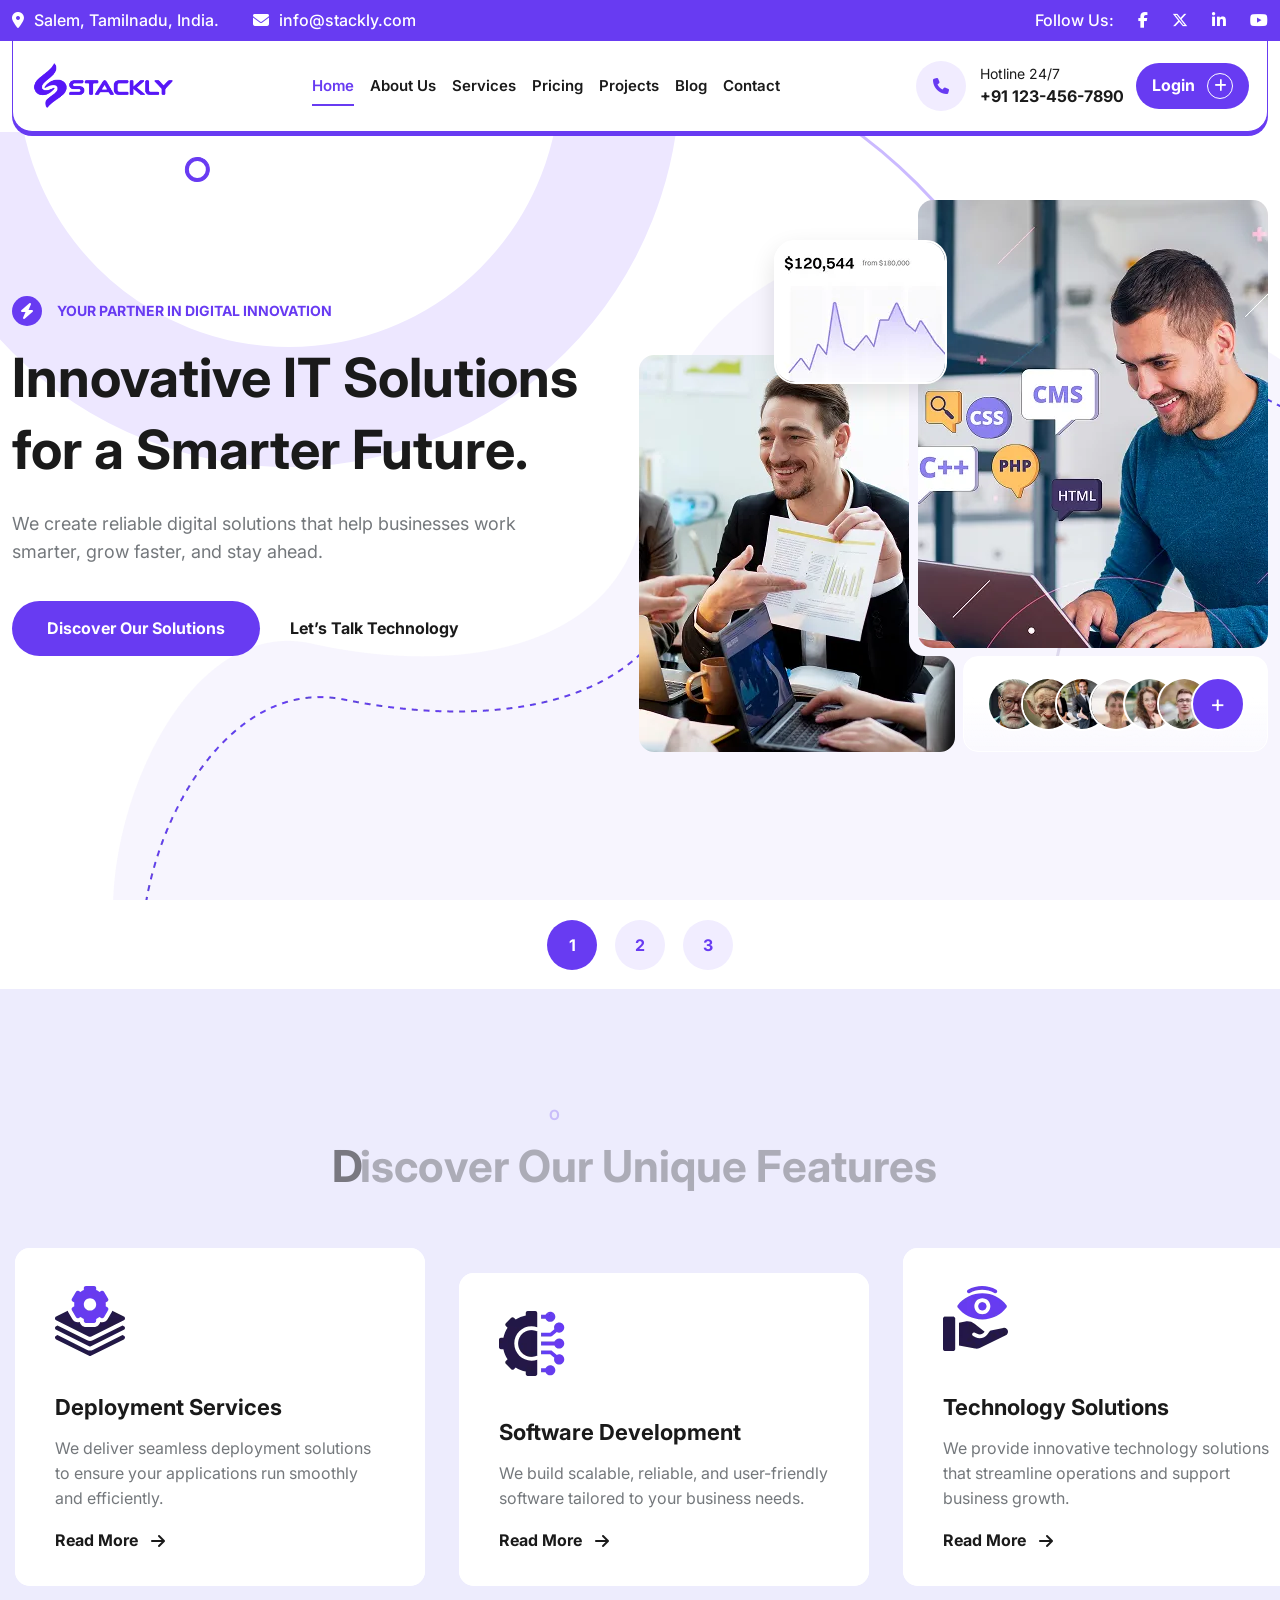
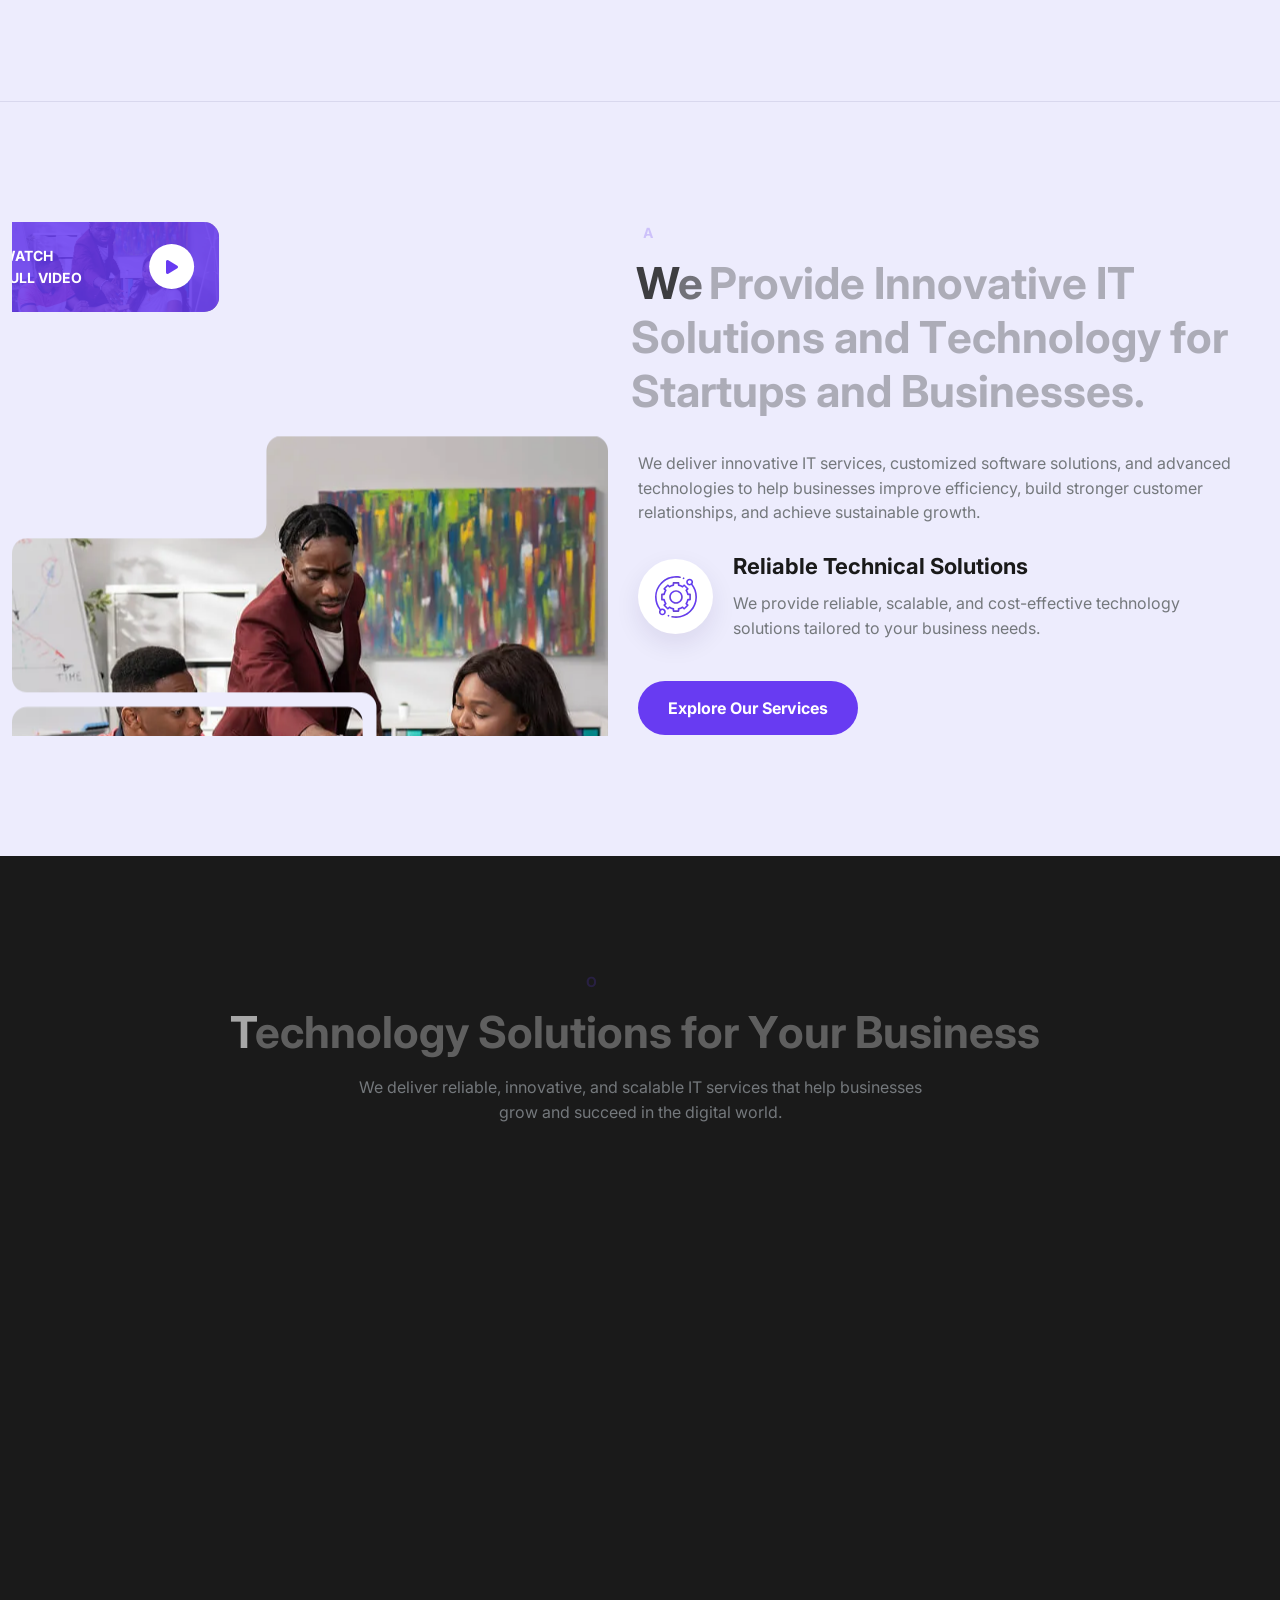
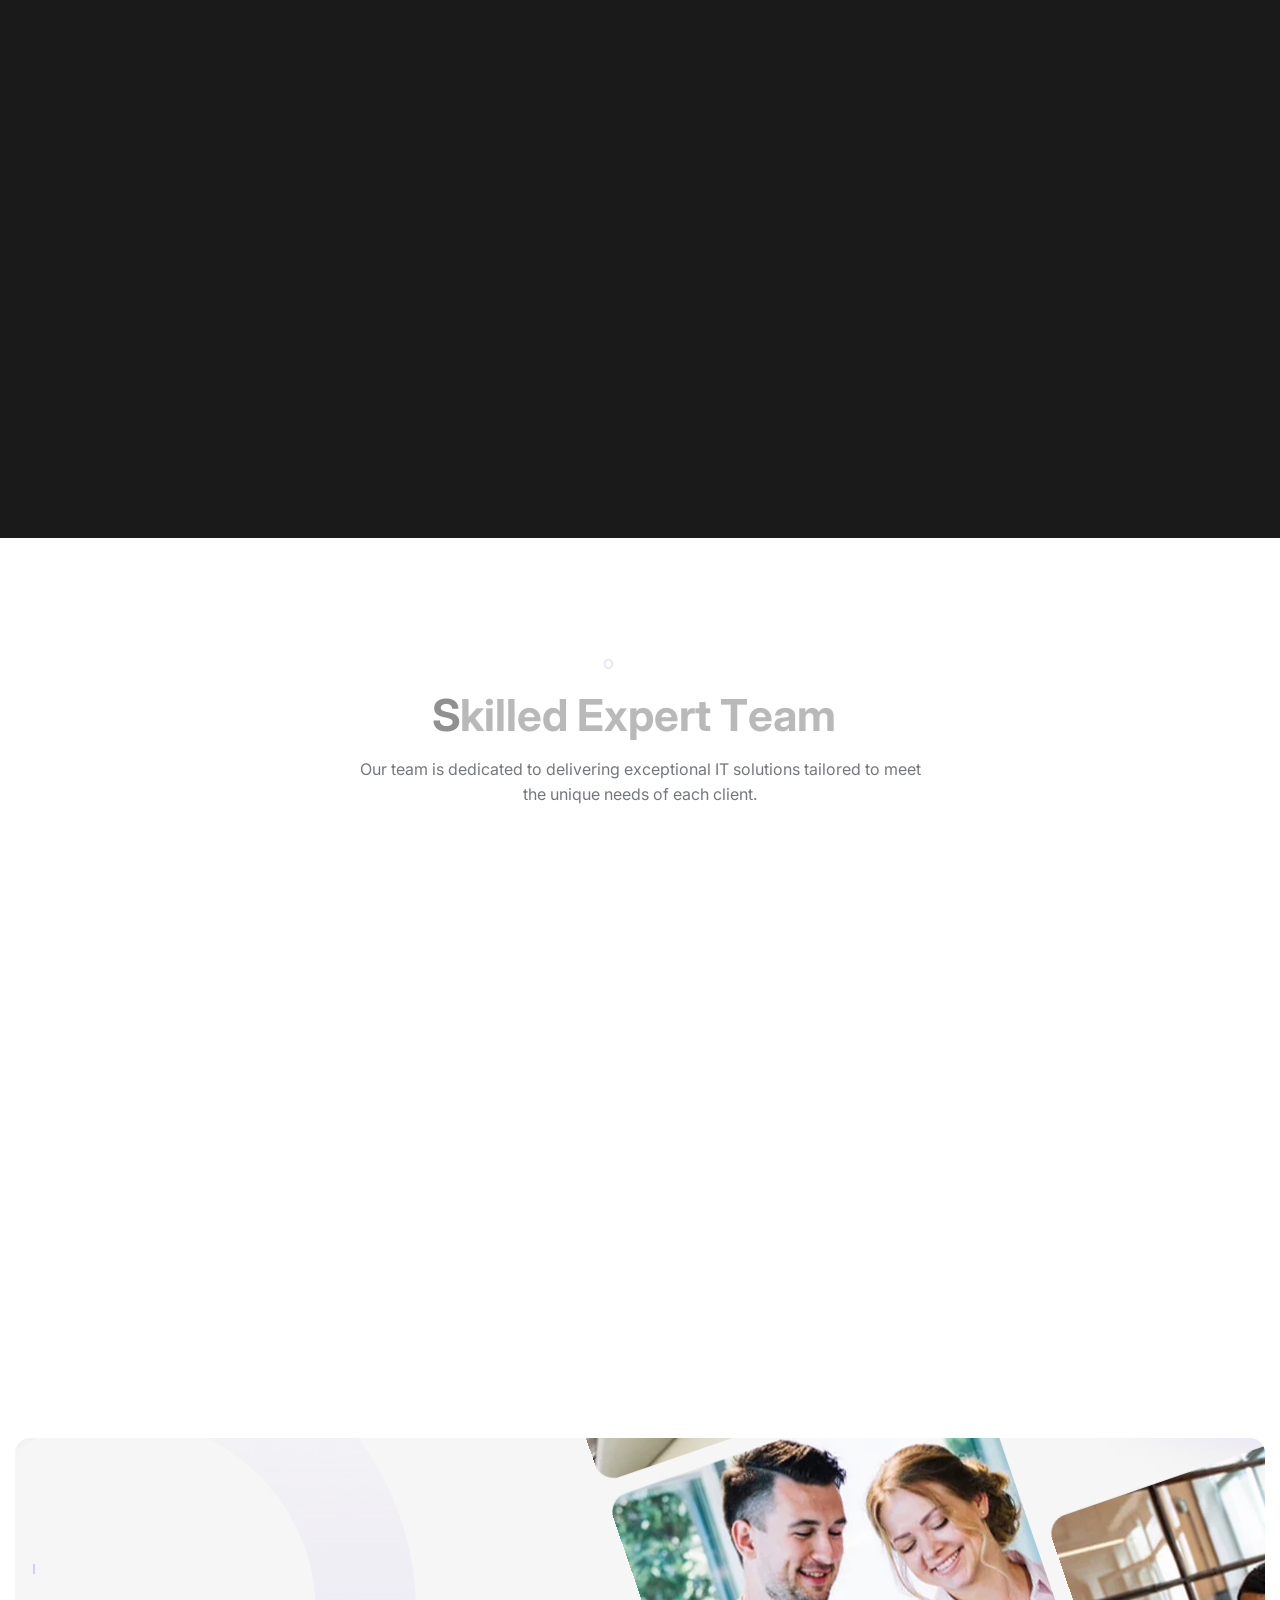
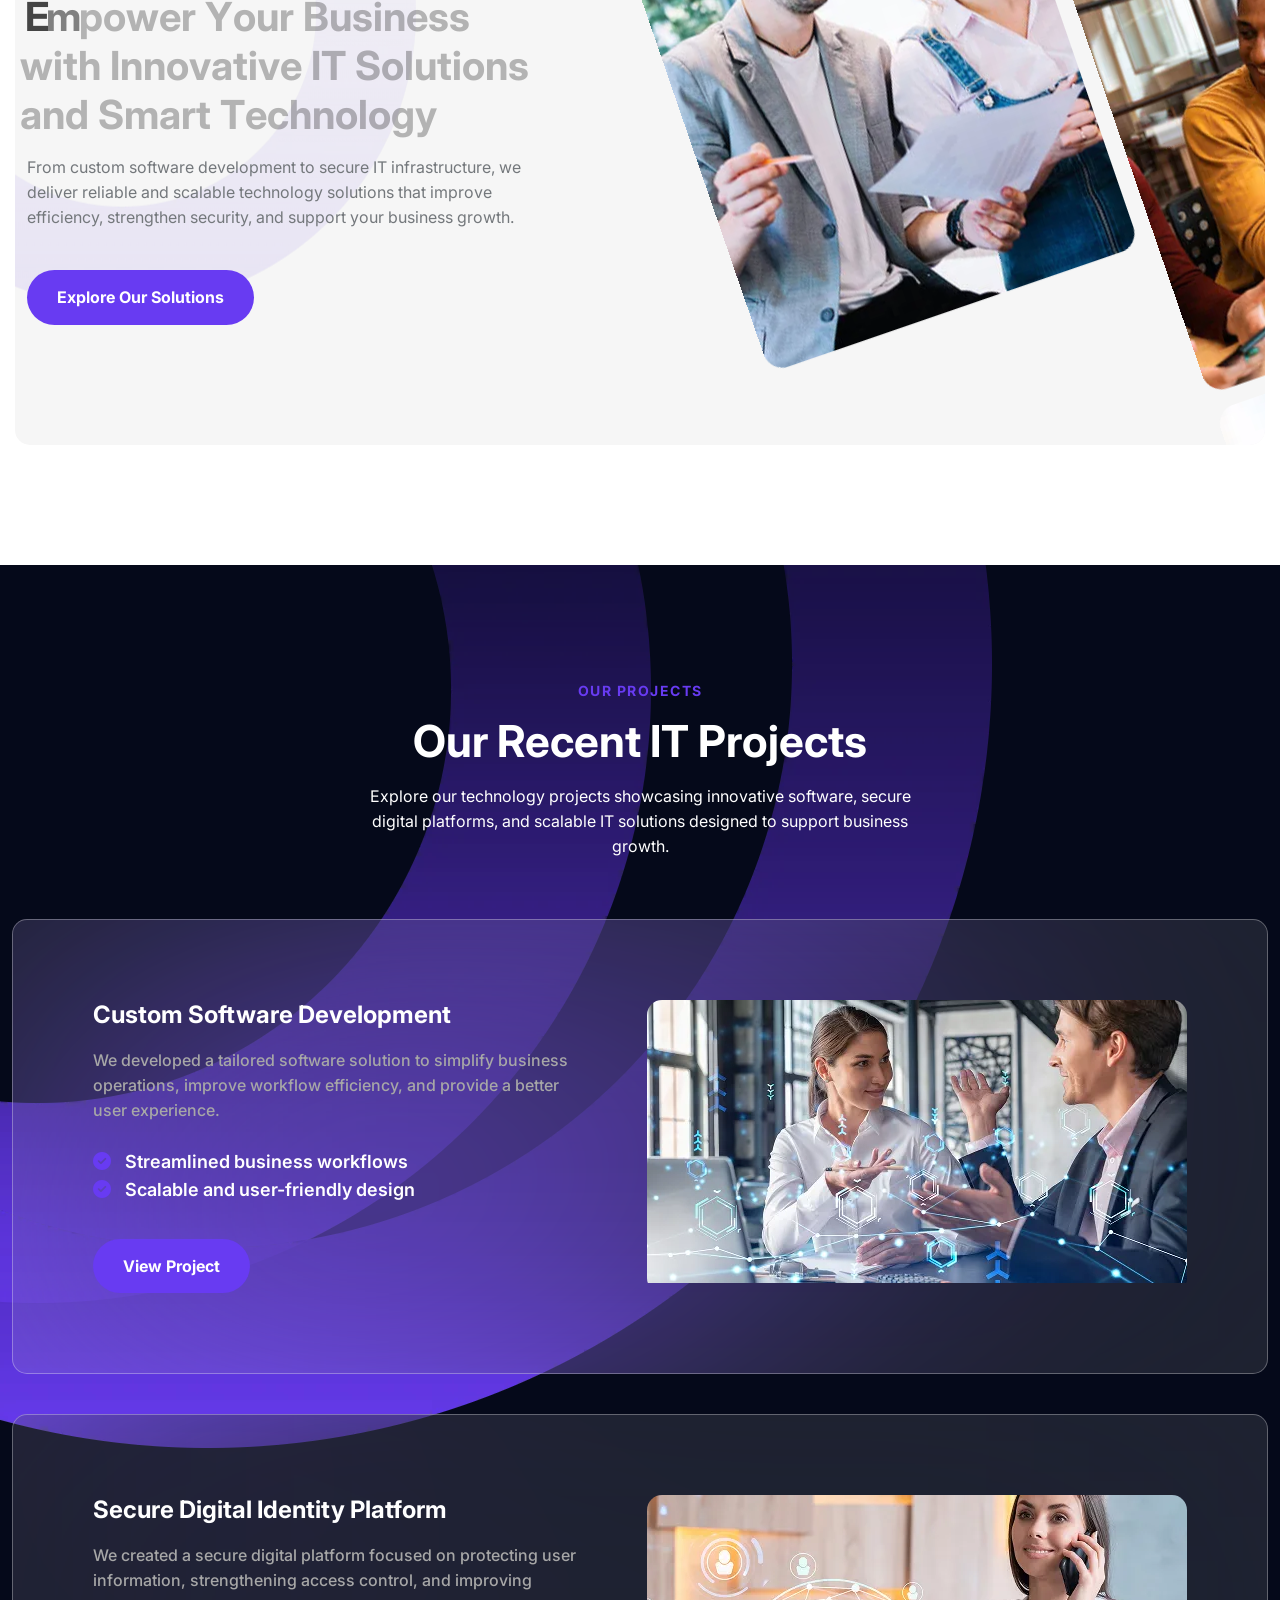
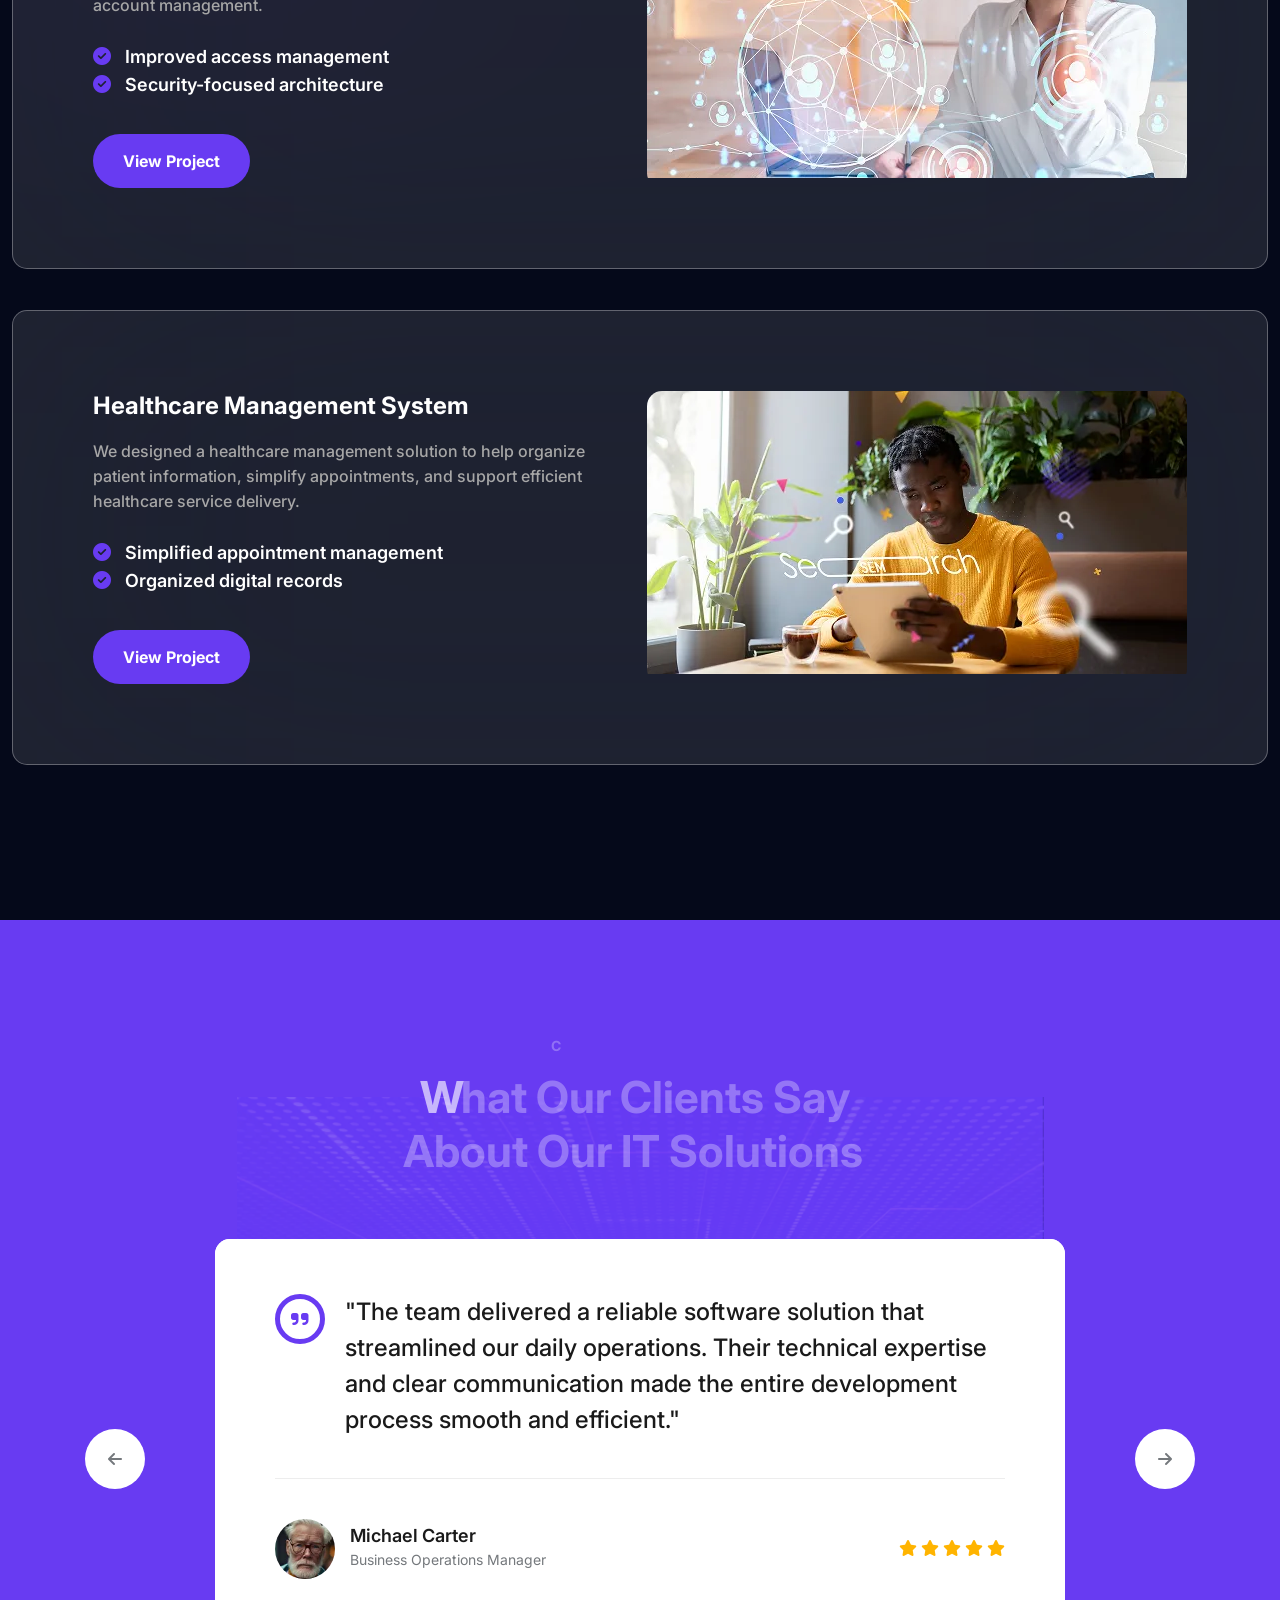
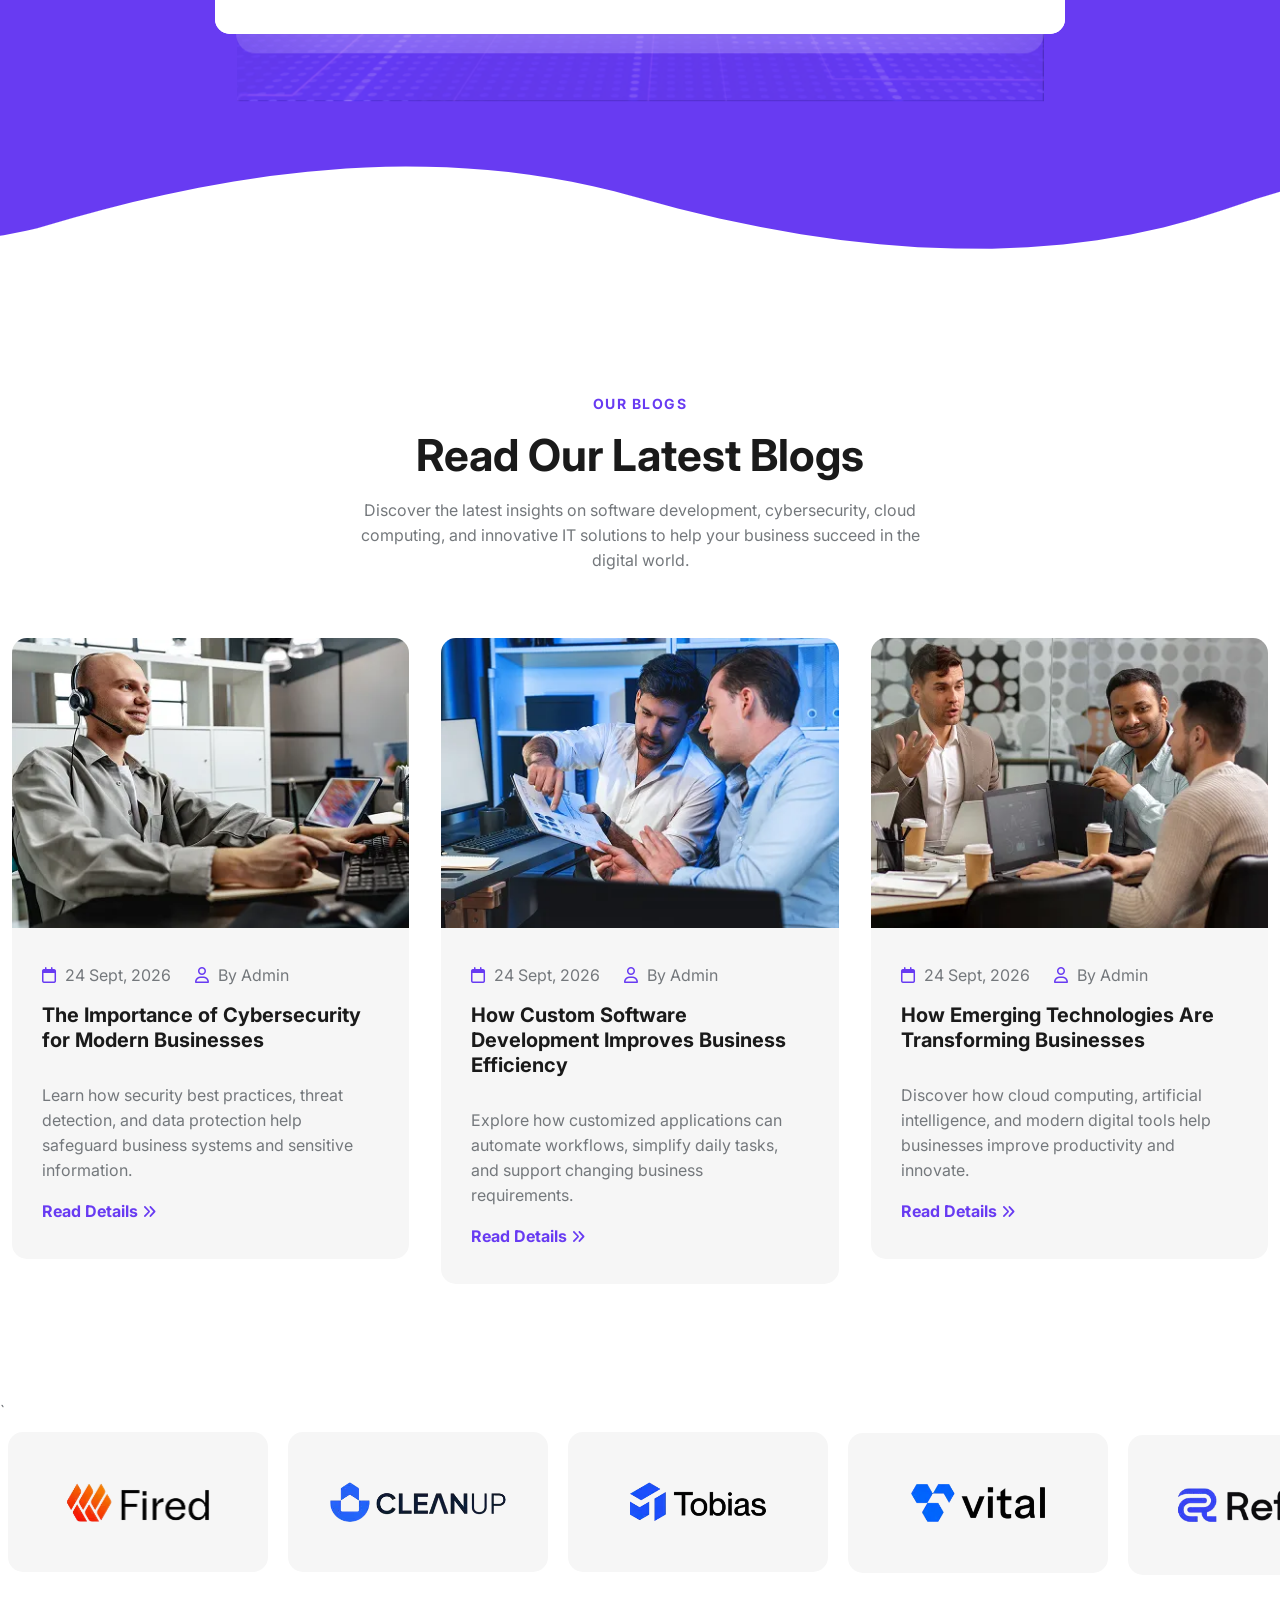
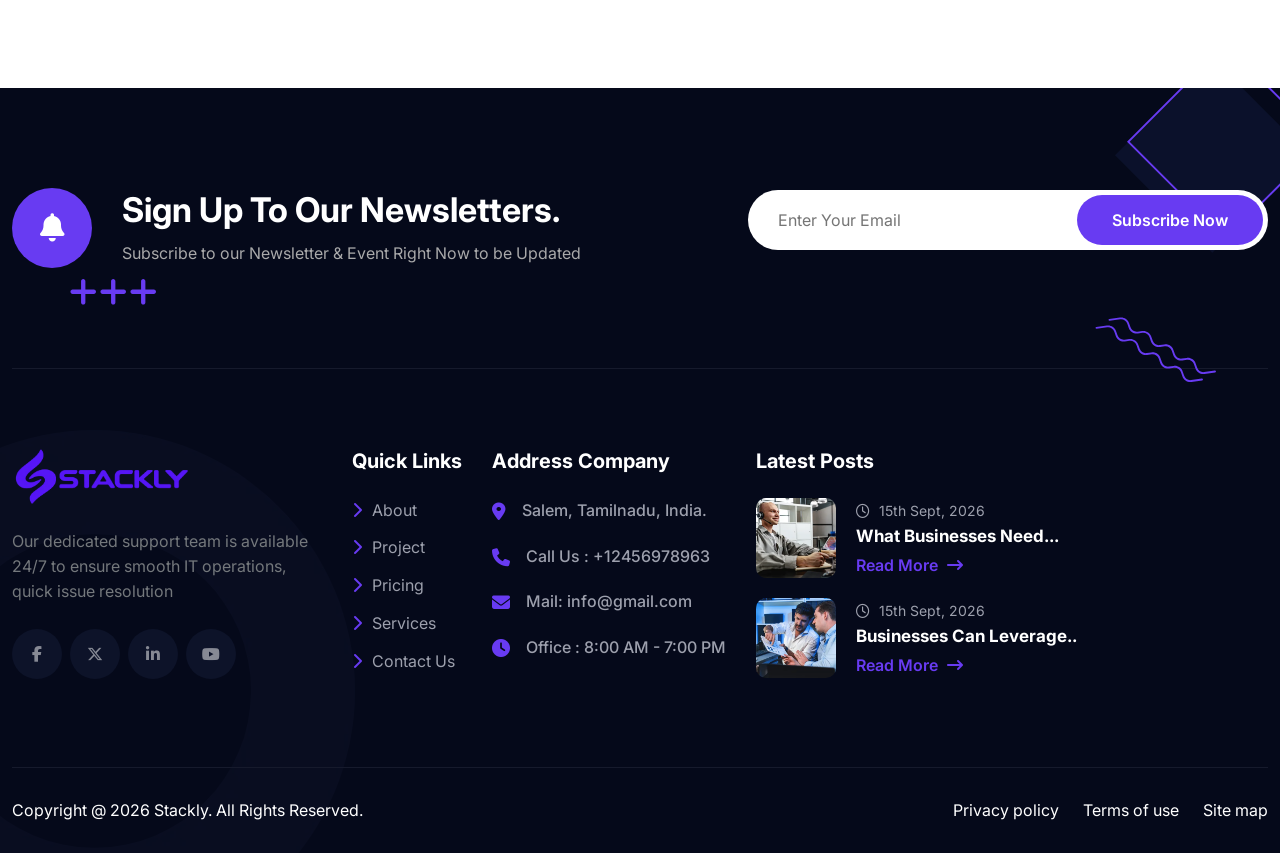
<file: index.html>
<!DOCTYPE html>
  <html lang="en">
  <head>
  	<meta charset="UTF-8">
  	<title>Stackly - IT Solutions</title>
  	<meta name="viewport" content="width=device-width, initial-scale=1">
  	<link rel="stylesheet" href="assets/css/bootstrap.min.css">
  	<link rel="stylesheet" href="assets/css/fontawesome.css">
  	<link rel="stylesheet" href="assets/css/animate.css">
  	<link rel="stylesheet" href="assets/css/swiper.min.css">
  	<link rel="stylesheet" href="assets/css/jquery-ui.css"> 
  	<link rel="stylesheet" href="assets/css/magnific-popup.css">
  	<link rel="stylesheet" href="assets/css/style.css">
  </head>
  <body class="home-1">
  	<div id="preloader">
  		<div class="preloader-logo">
  			<a href="#"><img src="assets/img/logo/logo.webp" alt=""></a>
  		</div>
  	</div>
  	<div class="up">
  		<a href="#" class="scrollup text-center"><i class="fa-solid fa-arrow-up"></i></a>
  	</div>
<!-- Start of Header section
	============================================= -->
	<header id="tz-header" class="tz-header-section header_style_one txa_sticky_header">
		<div class="tz-header-top">
			<div class="container">
				<div class="tz-top-info-wrap d-flex justify-content-between align-items-center">
					<div class="tz-top-cta">
						<a><i class="fa-solid fa-location-dot"></i> Salem, Tamilnadu, India.</a>
						<a><i class="fa-solid fa-envelope"></i> <span class="__cf_email__">info@stackly.com</span></a>
					</div>
					<div class="tz-top-social">
						<span>Follow Us:</span>
						<a href="404.html"><i class="fa-brands fa-facebook-f"></i></a>
						<a href="404.html"><i class="fa-brands fa-x-twitter"></i></a>
						<a href="404.html"><i class="fa-brands fa-linkedin-in"></i></a>
						<a href="404.html"><i class="fa-brands fa-youtube"></i></a>
					</div>
				</div>

			</div>
		</div>
		<div class="tz-main-navigation-wrap">
			<div class="container">
				<div class="tz-main-navigation-area d-flex justify-content-between align-items-center">
					<div class="brand-logo">
						<a href="index.html"><img src="assets/img/logo/logo.webp" alt=""></a>
					</div>
					<div class="main-navigation-cta d-flex align-items-center ">
						<nav class="main-navigation clearfix ul-li">
							<ul id="main-nav" class="nav navbar-nav clearfix">
							    <li><a class="active" href="index.html">Home</a></li>
								<li><a href="about.html">About Us </a></li>
								<li><a href="service.html">Services</a></li>
								<li><a href="price.html">Pricing </a></li>
								<li><a href="project.html">Projects</a></li>
								<li><a href="blog.html">Blog</a></li>
								<li><a href="contact.html">Contact</a></li>
							</ul>
						</nav>
					</div>
					<div class="header-action d-flex align-items-center">
						<div class="header-cta d-flex align-items-center">
							<div class="item-icon d-flex justify-content-center align-items-center">
								<i class="fa-solid fa-phone"></i>
							</div>
							<div class="item-text headline pera-content">
								<span>Hotline 24/7</span>
								<a>+91 123-456-7890</a>
							</div>
						</div>
						<div class="header-cta-btn btn-spin">
							<a href="signin.html"><span>Login</span> <i class="fa-solid fa-plus"></i></a>
						</div>
						<button class="tz-mobile-btn-trigger mobile-menu-btn mobile_menu_button open_mobile_menu">
							<span></span>
							<span></span>
							<span></span>
						</button>
					</div>
				</div>
			</div>
		</div>
	</header>
	<!-- Mobile Menu -->
<!-- Mobile Menu -->
<div class="mobile_menu lenis lenis-smooth position-relative">
    <div class="mobile_menu_wrap">
        <div class="mobile_menu_overlay open_mobile_menu"></div>

        <div class="mobile_menu_content">
            <div class="mobile_menu_close open_mobile_menu">
                <i class="fas fa-times"></i>
            </div>

            <!-- Mobile Navigation: Same links as desktop -->
            <nav class="mobile-main-navigation clearfix ul-li">
                <ul id="m-main-nav" class="nav navbar-nav clearfix">
                    <li><a href="index.html">Home</a></li>
                    <li><a href="about.html">About Us</a></li>
                    <li><a href="service.html">Services</a></li>
                    <li><a href="price.html">Pricing</a></li>
                    <li><a href="project.html">Projects</a></li>
                    <li><a href="blog.html">Blog</a></li>
                    <li><a href="contact.html">Contact</a></li>
                </ul>
            </nav>

            <!-- Mobile Login Button -->
            <div class="mobile-login-btn">
                <a href="signin.html">
                    Login <i class="fa-solid fa-plus"></i>
                </a>
            </div>
        </div>
    </div>
</div>
<!-- End Mobile Menu -->

		<!-- /Mobile-Menu -->
	</div>

<!-- Start of Hero Slider section
    ============================================= -->
    <section id="tz-hero-slider" class="tz-hero-slider-sec">
    	<div class="tz-hero-slider-area swiper-container">
    		<div class="swiper-wrapper">
    			<div class="swiper-slide">
    				<div class="tz-hero-slide-item position-relative">
    					<div class="tz-circle-anim">
    						<svg width="1040" height="1040" viewBox="0 0 1040 1040" fill="none" xmlns="http://www.w3.org/2000/svg">
    							<circle id="line_path" cx="520" cy="520" r="518.5" stroke="url(#paint0_linear_753_63)" stroke-width="3"/>
    							<defs>
    								<linearGradient id="paint0_linear_753_63" x1="925" y1="227.5" x2="194.5" y2="945.5" gradientUnits="userSpaceOnUse">
    									<stop stop-color="#CBBAFF"/>
    									<stop offset="0.259607" stop-color="#7A7099" stop-opacity="0"/>
    								</linearGradient>
    							</defs>
    							<g id="paper-plane">
    								<circle cx="12.5" cy="12.5" r="12" fill="#683BF2" stroke="#683BF2"/>
    								<circle cx="12.5" cy="12.5" r="8.5" fill="white"/>
    							</g>
    						</svg>
    					</div>
    					<div class="tz-vect-shape1 position-absolute">
    						<img src="assets/img/shape/s-shape1.webp" alt="">
    					</div>
    					<div class="tz-vect-shape2 position-absolute">
    						<img src="assets/img/shape/s-shape2.webp" alt="">
    					</div>
    					<div class="tz-vect-shape3 position-absolute">
    						<img src="assets/img/shape/s-shape3.webp" alt="">
    					</div>
    					<span class="tz-hs-shape position-absolute"></span>
    					<div class="container">
    						<div class="tz-hs-content d-flex align-items-center justify-content-between">
    							<div class="tz-hs-text headline pera-content">
    								<div class="tz-hs-slug d-flex align-items-center flex-wrap text-uppercase">
    									<i class="fa-solid fa-bolt"></i> <span> Your Partner in Digital Innovation</span>
    								</div>
    								<h1 class="hero_title tz-split-1">Innovative IT Solutions for a Smarter Future.</h1>
    								<p>We create reliable digital solutions that help businesses work smarter, grow faster, and stay ahead.</p>
    								<div class="btn-cta-wrap mt-35 d-flex align-items-center">
    									<div class="hs-btn">
    										<a href="404.html"><span>Discover Our Solutions</span></a>
    									</div>
    									<div class="btn-cta">
    										<a href="404.html">Let’s Talk Technology</a>
    									</div>
    								</div>
    							</div> 
    							<div class="tz-hs-img-wrap d-flex justify-content-end position-relative">
    								<div class="item-img1">
    									<img src="assets/img/hero/hs3.webp" alt="">
    								</div>
    								<div class="item-img2">
    									<img src="assets/img/hero/hs2.webp" alt="">
    								</div>
    								<div class="item-img3">
    									<img src="assets/img/hero/hs1.webp" alt="">
    								</div>
    								<div class="tz-hs-user d-flex align-items-center justify-content-center ul-li">
    									<ul>
    										<li><img src="assets/img/testimonial/tst1.webp" alt=""></li>
    										<li><img src="assets/img/testimonial/tst2.webp" alt=""></li>
    										<li><img src="assets/img/testimonial/tst3.webp" alt=""></li>
    										<li><img src="assets/img/testimonial/tst4.webp" alt=""></li>
    										<li><img src="assets/img/testimonial/tst5.webp" alt=""></li>
    										<li><img src="assets/img/testimonial/tst6.webp" alt=""></li>
    										<li><span>+</span></li>
    									</ul>
    								</div>
    							</div>    
    						</div>
    					</div>
    				</div>
    			</div>
    			<div class="swiper-slide">
    				<div class="tz-hero-slide-item position-relative">
    					<div class="tz-circle-anim">
    						<svg width="1040" height="1040" viewBox="0 0 1040 1040" fill="none" xmlns="http://www.w3.org/2000/svg">
    							<circle id="line_path" cx="520" cy="520" r="518.5" stroke="url(#paint0_linear_753_63)" stroke-width="3"/>
    							<defs>
    								<linearGradient id="paint0_linear_753_63" x1="925" y1="227.5" x2="194.5" y2="945.5" gradientUnits="userSpaceOnUse">
    									<stop stop-color="#CBBAFF"/>
    									<stop offset="0.259607" stop-color="#7A7099" stop-opacity="0"/>
    								</linearGradient>
    							</defs>
    							<g id="paper-plane">
    								<circle cx="12.5" cy="12.5" r="12" fill="#683BF2" stroke="#683BF2"/>
    								<circle cx="12.5" cy="12.5" r="8.5" fill="white"/>
    							</g>
    						</svg>
    					</div>
    					<div class="tz-vect-shape1 position-absolute">
    						<img src="assets/img/shape/s-shape1.webp" alt="">
    					</div>
    					<div class="tz-vect-shape2 position-absolute">
    						<img src="assets/img/shape/s-shape2.webp" alt="">
    					</div>
    					<div class="tz-vect-shape3 position-absolute">
    						<img src="assets/img/shape/s-shape3.webp" alt="">
    					</div>
    					<span class="tz-hs-shape position-absolute"></span>
    					<div class="container">
    						<div class="tz-hs-content d-flex align-items-center justify-content-between">
    							<div class="tz-hs-text headline pera-content">
    								<div class="tz-hs-slug d-flex align-items-center flex-wrap text-uppercase">
    									<i class="fa-solid fa-bolt"></i> <span> Your Partner in Digital Innovation</span>
    								</div>
    								<h1 class="hero_title tz-split-1">Transform Your Business with Digital Innovation.</h1>
    								<p>From modern websites to tailored software, we turn complex challenges into simple digital experiences.</p>
    								<div class="btn-cta-wrap mt-35 d-flex align-items-center">
    									<div class="hs-btn">
    										<a href="404.html"><span>Explore Our Services</span></a>
    									</div>
    									<div class="btn-cta">
    										<a href="404.html">Let’s Talk Technology</a>
    									</div>
    								</div>
    							</div> 
    							<div class="tz-hs-img-wrap d-flex justify-content-end position-relative">
    								<div class="item-img1">
    									<img src="assets/img/hero/hs5.webp" alt="">
    								</div>
    								<div class="item-img2">
    									<img src="assets/img/hero/hs4.webp" alt="">
    								</div>
    								<div class="item-img3">
    									<img src="assets/img/hero/hs1.webp" alt="">
    								</div>
    								<div class="tz-hs-user d-flex align-items-center justify-content-center ul-li">
    									<ul>
    										<li><img src="assets/img/testimonial/tst1.webp" alt=""></li>
    										<li><img src="assets/img/testimonial/tst2.webp" alt=""></li>
    										<li><img src="assets/img/testimonial/tst3.webp" alt=""></li>
    										<li><img src="assets/img/testimonial/tst4.webp" alt=""></li>
    										<li><img src="assets/img/testimonial/tst5.webp" alt=""></li>
    										<li><img src="assets/img/testimonial/tst6.webp" alt=""></li>
    										<li><span>+</span></li>
    									</ul>
    								</div>
    							</div>    
    						</div>
    					</div>
    				</div>
    			</div>
    			<div class="swiper-slide">
    				<div class="tz-hero-slide-item position-relative">
    					<div class="tz-circle-anim">
    						<svg width="1040" height="1040" viewBox="0 0 1040 1040" fill="none" xmlns="http://www.w3.org/2000/svg">
    							<circle id="line_path" cx="520" cy="520" r="518.5" stroke="url(#paint0_linear_753_63)" stroke-width="3"/>
    							<defs>
    								<linearGradient id="paint0_linear_753_63" x1="925" y1="227.5" x2="194.5" y2="945.5" gradientUnits="userSpaceOnUse">
    									<stop stop-color="#CBBAFF"/>
    									<stop offset="0.259607" stop-color="#7A7099" stop-opacity="0"/>
    								</linearGradient>
    							</defs>
    							<g id="paper-plane">
    								<circle cx="12.5" cy="12.5" r="12" fill="#683BF2" stroke="#683BF2"/>
    								<circle cx="12.5" cy="12.5" r="8.5" fill="white"/>
    							</g>
    						</svg>
    					</div>
    					<div class="tz-vect-shape1 position-absolute">
    						<img src="assets/img/shape/s-shape1.webp" alt="">
    					</div>
    					<div class="tz-vect-shape2 position-absolute">
    						<img src="assets/img/shape/s-shape2.webp" alt="">
    					</div>
    					<div class="tz-vect-shape3 position-absolute">
    						<img src="assets/img/shape/s-shape3.webp" alt="">
    					</div>
    					<span class="tz-hs-shape position-absolute"></span>
    					<div class="container">
    						<div class="tz-hs-content d-flex align-items-center justify-content-between">
    							<div class="tz-hs-text headline pera-content">
    								<div class="tz-hs-slug d-flex align-items-center flex-wrap text-uppercase">
    									<i class="fa-solid fa-bolt"></i> <span> Your Partner in Digital Innovation</span>
    								</div>
    								<h1 class="hero_title tz-split-1">Build, Scale, and Succeed with Technology.</h1>
    								<p>Partner with a team focused on secure, scalable technology that moves your business forward.</p>
    								<div class="btn-cta-wrap mt-35 d-flex align-items-center">
    									<div class="hs-btn">
    										<a href="404.html"><span>Start Your Project</span></a>
    									</div>
    									<div class="btn-cta">
    										<a href="404.html">Let’s Talk Technology</a>
    									</div>
    								</div>
    							</div> 
    							<div class="tz-hs-img-wrap d-flex justify-content-end position-relative">
    								<div class="item-img1">
    									<img src="assets/img/hero/hs7.webp" alt="">
    								</div>
    								<div class="item-img2">
    									<img src="assets/img/hero/hs6.webp" alt="">
    								</div>
    								<div class="item-img3">
    									<img src="assets/img/hero/hs1.webp" alt="">
    								</div>
    								<div class="tz-hs-user d-flex align-items-center justify-content-center ul-li">
    									<ul>
    										<li><img src="assets/img/testimonial/tst1.webp" alt=""></li>
    										<li><img src="assets/img/testimonial/tst2.webp" alt=""></li>
    										<li><img src="assets/img/testimonial/tst3.webp" alt=""></li>
    										<li><img src="assets/img/testimonial/tst4.webp" alt=""></li>
    										<li><img src="assets/img/testimonial/tst5.webp" alt=""></li>
    										<li><img src="assets/img/testimonial/tst6.webp" alt=""></li>
    										<li><span>+</span></li>
    									</ul>
    								</div>
    							</div>    
    						</div>
    					</div>
    				</div>
    			</div>
    		</div>
    		<div class="tz-hs-nav">
    			<div class="tz-hs-next arrow-nav d-flex justify-content-center align-items-center">
    				<i class="fa-solid fa-arrow-up"></i>
    			</div>
    			<div class="tz-hs-pagi"></div>
    			<div class="tz-hs-prev arrow-nav d-flex justify-content-center align-items-center">
    				<i class="fa-solid fa-arrow-down"></i>
    			</div>
    		</div>
    	</div>
    </section>
<!-- End of Hero Slider section
    ============================================= -->    

<!-- Start of Feature section
    ============================================= -->
    
<section id="tz-feature" class="tz-feature-sec pt-115 pb-115">
    <div class="tz-section-title headline text-center">
        <div class="subtitle tz-sub-tilte tz-sub-anim text-uppercase">
            Our Unique Features
        </div>
        <h2 class="sec_title tz-itm-title tz-itm-anim">
            Discover Our Unique Features
        </h2>
    </div>

    <div class="tz-feature-content mt-55 marquee-left">
        <div class="tz-ft1-item">
            <div class="item-icon">
                <img src="assets/img/icon/ic1.webp" alt="Deployment Services">
            </div>
            <div class="item-text headline pera-content">
                <h3><a href="404.html">Deployment Services</a></h3>
                <p>We deliver seamless deployment solutions to ensure your applications run smoothly and efficiently.</p>
                <a class="read_more" href="404.html">
                    Read More <i class="fa-solid fa-arrow-right"></i>
                </a>
            </div>
        </div>

        <div class="tz-ft1-item">
            <div class="item-icon">
                <img src="assets/img/icon/ic2.webp" alt="Software Development">
            </div>
            <div class="item-text headline pera-content">
                <h3><a href="404.html">Software Development</a></h3>
                <p>We build scalable, reliable, and user-friendly software tailored to your business needs.</p>
                <a class="read_more" href="404.html">
                    Read More <i class="fa-solid fa-arrow-right"></i>
                </a>
            </div>
        </div>

        <div class="tz-ft1-item">
            <div class="item-icon">
                <img src="assets/img/icon/ic3.webp" alt="Technology Solutions">
            </div>
            <div class="item-text headline pera-content">
                <h3><a href="404.html">Technology Solutions</a></h3>
                <p>We provide innovative technology solutions that streamline operations and support business growth.</p>
                <a class="read_more" href="404.html">
                    Read More <i class="fa-solid fa-arrow-right"></i>
                </a>
            </div>
        </div>

        <div class="tz-ft1-item">
            <div class="item-icon">
                <img src="assets/img/icon/ic4.webp" alt="AI-Driven Insights">
            </div>
            <div class="item-text headline pera-content">
                <h3><a href="404.html">AI-Driven Insights</a></h3>
                <p>We use AI-powered insights to help businesses make smarter decisions and identify new opportunities.</p>
                <a class="read_more" href="404.html">
                    Read More <i class="fa-solid fa-arrow-right"></i>
                </a>
            </div>
        </div>

        <div class="tz-ft1-item">
            <div class="item-icon">
                <img src="assets/img/icon/ic1.webp" alt="IT Consulting">
            </div>
            <div class="item-text headline pera-content">
                <h3><a href="404.html">IT Consulting</a></h3>
                <p>We help businesses choose the right technologies and develop effective strategies for long-term success.</p>
                <a class="read_more" href="404.html">
                    Read More <i class="fa-solid fa-arrow-right"></i>
                </a>
            </div>
        </div>
    </div>
</section>

<!-- End of Feature section
    ============================================= -->

<!-- Start of About section
    ============================================= -->
    <section id="tz-about" class="tz-about-section pt-120 pb-120">
    	<div class="container">
    		<div class="tz-about-content d-flex justify-content-between">
    			<div class="tz-ab-img-wrap position-relative">
    				<div class="item-play left_view text-uppercase" data-background="assets/img/about/ab1.webp">
    					<a href="404.html">
    						<span>Watch
    						Full Video</span>
    						<i class="fa-solid fa-play"></i>
    					</a>
    				</div>
    				<div class="item-img top_view">
    					<img src="assets/img/about/ab1.webp" alt="">
    				</div>
    			</div>
    			
<div class="tz-ab-text">
    <div class="tz-section-title headline pera-content">
        <div class="subtitle tz-sub-tilte tz-sub-anim text-uppercase">
            About Our Company
        </div>

        <h2 class="sec_title tz-itm-title tz-itm-anim">
            We Provide Innovative IT Solutions and Technology for Startups and Businesses.
        </h2>

        <p>
            We deliver innovative IT services, customized software solutions, and advanced technologies to help businesses improve efficiency, build stronger customer relationships, and achieve sustainable growth.
        </p>
    </div>

    <div class="tz-ab-ft-wrap d-flex align-items-center">
        <div class="item-icon d-flex align-items-center justify-content-center">
            <img src="assets/img/icon/ic5.webp" alt="Technical Solutions">
        </div>

        <div class="item-text headline pera-content">
            <h3>Reliable Technical Solutions</h3>
            <p>
                We provide reliable, scalable, and cost-effective technology solutions tailored to your business needs.
            </p>
        </div>
    </div>

    <div class="tz-btn-1 mt-40">
        <a href="404.html">
            <span>Explore Our Services</span>
        </a>
    </div>
</div>

    		</div>
    	</div>
    </section>
<!-- End of About section
    ============================================= --> 

<!-- Start of Service section
    ============================================= -->
   
<section id="tz-service" class="tz-service-sec pt-115 pb-115">
    <div class="container">
        <div class="tz-section-title headline text-center">
            <div class="subtitle tz-sub-tilte tz-sub-anim text-uppercase">
                Our Services
            </div>
            <h2 class="sec_title tz-itm-title tz-itm-anim">
                Technology Solutions for Your Business
            </h2>
            <p>
                We deliver reliable, innovative, and scalable IT services that help businesses grow and succeed in the digital world.
            </p>
        </div>

        <div class="tz-service-content mt-60">

            <!-- Service 01 -->
            <div class="tz-ser1-item top_view_2 d-flex align-items-center">
                <div class="item-serial">01.</div>
                <div class="item-img-text headline pera-content d-flex align-items-center">
                    <div class="item-img position-relative">
                        <div class="inner-icon d-flex justify-content-center align-items-center">
                            <img src="assets/img/icon/ic6.webp" alt="Cybersecurity">
                        </div>
                        <div class="inner-img">
                            <img src="assets/img/service/ser1.webp" alt="Cybersecurity Services">
                        </div>
                    </div>
                    <div class="item-text headline pera-content">
                        <h3 class="ser_title">
                            <a href="404.html">Cybersecurity Services</a>
                        </h3>
                        <p>
                            Protect your business with advanced security solutions, threat monitoring, and data protection strategies designed to reduce risks and safeguard your digital assets.
                        </p>
                        <div class="tz-btn-1">
                            <a href="404.html"><span>Read More</span></a>
                        </div>
                    </div>
                </div>
            </div>

            <!-- Service 02 -->
            <div class="tz-ser1-item top_view_2 d-flex align-items-center">
                <div class="item-serial">02.</div>
                <div class="item-img-text headline pera-content d-flex align-items-center">
                    <div class="item-img position-relative">
                        <div class="inner-icon d-flex justify-content-center align-items-center">
                            <img src="assets/img/icon/ic7.webp" alt="Mobile App Development">
                        </div>
                        <div class="inner-img">
                            <img src="assets/img/service/ser2.webp" alt="Mobile App Development">
                        </div>
                    </div>
                    <div class="item-text headline pera-content">
                        <h3 class="ser_title">
                            <a href="404.html">Mobile App Development</a>
                        </h3>
                        <p>
                            Create engaging mobile experiences with custom Android and iOS applications built for performance, usability, and the evolving needs of your customers.
                        </p>
                        <div class="tz-btn-1">
                            <a href="404.html"><span>Read More</span></a>
                        </div>
                    </div>
                </div>
            </div>

            <!-- Service 03 -->
            <div class="tz-ser1-item top_view_2 d-flex align-items-center">
                <div class="item-serial">03.</div>
                <div class="item-img-text headline pera-content d-flex align-items-center">
                    <div class="item-img position-relative">
                        <div class="inner-icon d-flex justify-content-center align-items-center">
                            <img src="assets/img/icon/ic8.webp" alt="Managed IT Services">
                        </div>
                        <div class="inner-img">
                            <img src="assets/img/service/ser3.webp" alt="Managed IT Services">
                        </div>
                    </div>
                    <div class="item-text headline pera-content">
                        <h3 class="ser_title">
                            <a href="404.html">Managed IT Services</a>
                        </h3>
                        <p>
                            Keep your business running smoothly with proactive IT support, system maintenance, performance monitoring, and timely technical assistance.
                        </p>
                        <div class="tz-btn-1">
                            <a href="404.html"><span>Read More</span></a>
                        </div>
                    </div>
                </div>
            </div>

        </div>
    </div>
</section>
       
<!-- End of Service section
    ============================================= -->    

<!-- Start of Team section
    ============================================= -->
    
<section id="tz-team" class="tz-team-sec mt-115 mb-85">
    <div class="container">
        <div class="tz-section-title headline text-center pera-content">
            <div class="subtitle tz-sub-tilte tz-sub-anim text-uppercase">
                Our Team
            </div>
            <h2 class="sec_title tz-itm-title tz-itm-anim">
                Skilled Expert Team
            </h2>
            <p>
                Our team is dedicated to delivering exceptional IT solutions
                tailored to meet the unique needs of each client.
            </p>
        </div>

        <div class="tz-team-content mt-50">
            <div class="row justify-content-center">

                <!-- Team Member 1 -->
                <div class="col-lg-4 col-md-6">
                    <div class="tz-team-item position-relative">
                        <div class="item-img">
                            <a href="404.html">
                                <img src="assets/img/team/tm1.webp"
                                     alt="James Anderson">
                            </a>
                        </div>

                        <div class="item-text d-flex headline">
                            <div class="item-social">
                                <a href="404.html"
                                   class="share-social d-flex justify-content-center align-items-center">
                                    <i class="fa-solid fa-share-nodes"></i>
                                </a>
                            </div>

                            <div class="tz-name-degi">
                                <h3>
                                    <a href="404.html">James Anderson</a>
                                </h3>
                                <span>IT Director</span>
                            </div>
                        </div>

                        <div class="item-social-ic">
                            <a href="404.html" aria-label="Facebook">
                                <i class="fa-brands fa-facebook-f"></i>
                            </a>
                            <a href="404.html" aria-label="X">
                                <i class="fa-brands fa-x-twitter"></i>
                            </a>
                            <a href="404.html" aria-label="LinkedIn">
                                <i class="fa-brands fa-linkedin-in"></i>
                            </a>
                            <a href="404.html" aria-label="YouTube">
                                <i class="fa-brands fa-youtube"></i>
                            </a>
                        </div>
                    </div>
                </div>

                <!-- Team Member 2 -->
                <div class="col-lg-4 col-md-6">
                    <div class="tz-team-item position-relative">
                        <div class="item-img">
                            <a href="404.html">
                                <img src="assets/img/team/tm2.webp"
                                     alt="Catherine Brooks">
                            </a>
                        </div>

                        <div class="item-text d-flex headline">
                            <div class="item-social">
                                <a href="404.html"
                                   class="share-social d-flex justify-content-center align-items-center">
                                    <i class="fa-solid fa-share-nodes"></i>
                                </a>
                            </div>

                            <div class="tz-name-degi">
                                <h3>
                                    <a href="404.html">Catherine Brooks</a>
                                </h3>
                                <span>Cybersecurity Analyst</span>
                            </div>
                        </div>

                        <div class="item-social-ic">
                            <a href="404.html" aria-label="Facebook">
                                <i class="fa-brands fa-facebook-f"></i>
                            </a>
                            <a href="404.html" aria-label="X">
                                <i class="fa-brands fa-x-twitter"></i>
                            </a>
                            <a href="404.html" aria-label="LinkedIn">
                                <i class="fa-brands fa-linkedin-in"></i>
                            </a>
                            <a href="404.html" aria-label="YouTube">
                                <i class="fa-brands fa-youtube"></i>
                            </a>
                        </div>
                    </div>
                </div>

                <!-- Team Member 3 -->
                <div class="col-lg-4 col-md-6">
                    <div class="tz-team-item position-relative">
                        <div class="item-img">
                            <a href="404.html">
                                <img src="assets/img/team/tm3.webp"
                                     alt="Thomas Reynolds">
                            </a>
                        </div>

                        <div class="item-text d-flex headline">
                            <div class="item-social">
                                <a href="404.html"
                                   class="share-social d-flex justify-content-center align-items-center">
                                    <i class="fa-solid fa-share-nodes"></i>
                                </a>
                            </div>

                            <div class="tz-name-degi">
                                <h3>
                                    <a href="404.html">Thomas Reynolds</a>
                                </h3>
                                <span>Software Developer</span>
                            </div>
                        </div>

                        <div class="item-social-ic">
                            <a href="404.html" aria-label="Facebook">
                                <i class="fa-brands fa-facebook-f"></i>
                            </a>
                            <a href="404.html" aria-label="X">
                                <i class="fa-brands fa-x-twitter"></i>
                            </a>
                            <a href="404.html" aria-label="LinkedIn">
                                <i class="fa-brands fa-linkedin-in"></i>
                            </a>
                            <a href="404.html" aria-label="YouTube">
                                <i class="fa-brands fa-youtube"></i>
                            </a>
                        </div>
                    </div>
                </div>

            </div>
        </div>
    </div>
</section>

<!-- End of Team section
    ============================================= -->

<!-- Start of Cta section
    ============================================= -->

<section id="tz-cta" class="tz-cta-sec">
    <div class="tz-cta-content position-relative pt-120 pb-120">

        <span class="tz-cta-shape1 position-absolute">
            <img src="assets/img/shape/c-shape1.webp" alt="">
        </span>

        <span class="tz-cta-shape2 position-absolute">
            <img src="assets/img/shape/c-shape2.webp" alt="">
        </span>

        <span class="tz-cta-shape3 top_view_3 position-absolute">
            <img src="assets/img/shape/c-shape3.webp" alt="">
        </span>

        <div class="tz-cta-img-wrap d-flex">
            <div class="img-wrap1 slide_view_1">
                <div class="tz-cta-img1">
                    <img src="assets/img/about/cta1.webp" alt="IT technology solutions">
                </div>
                <div class="tz-cta-img1">
                    <img src="assets/img/about/cta3.webp" alt="Software development services">
                </div>
            </div>

            <div class="img-wrap2 slide_view_2">
                <div class="tz-cta-img1">
                    <img src="assets/img/about/cta2.webp" alt="Digital transformation">
                </div>
                <div class="tz-cta-img1">
                    <img src="assets/img/about/cta4.webp" alt="Business technology solutions">
                </div>
            </div>
        </div>

        <div class="container">
            <div class="tz-section-title headline pera-content">
                <div class="subtitle tz-sub-tilte tz-sub-anim text-uppercase">
                    IT Consultation
                </div>

                <h2 class="sec_title tz-itm-title tz-itm-anim">
                    Empower Your Business with
                    Innovative IT Solutions and
                    Smart Technology
                </h2>

                <p>
                    From custom software development to secure IT infrastructure,
                    we deliver reliable and scalable technology solutions that
                    improve efficiency, strengthen security, and support your
                    business growth.
                </p>
            </div>

            <div class="tz-btn-1 mt-40">
                <a href="404.html">
                    <span>Explore Our Solutions</span>
                </a>
            </div>
        </div>

    </div>
</section>
<!-- End of Cta section
    ============================================= -->


<!-- Start of Project Section -->
<section id="tz-project" class="tz-project-sec pt-115 pb-115 position-relative">

    <span class="pro-shape1 position-absolute">
        <img src="assets/img/shape/circle1.webp" alt="">
    </span>

    <span class="pro-shape2 position-absolute">
        <img src="assets/img/shape/circle2.webp" alt="">
    </span>

    <div class="container">

        <div class="tz-section-title headline text-center pera-content">
            <div class="subtitle text-uppercase">
                Our Projects
            </div>

            <h2 class="sec_title">
                Our Recent IT Projects
            </h2>

            <p>
                Explore our technology projects showcasing innovative software,
                secure digital platforms, and scalable IT solutions designed
                to support business growth.
            </p>
        </div>

        <div class="tz-project-content mt-60">

            <!-- Project 1 -->
            <div class="tz-project-item d-flex justify-content-between position-relative mb-40">

                <span class="p-shape1 position-absolute">
                    <img src="assets/img/shape/p-shape1.webp" alt="">
                </span>

                <span class="p-shape2 position-absolute">
                    <img src="assets/img/shape/p-shape2.webp" alt="">
                </span>

                <div class="item-text headline pera-content ul-li">
                    <h3>
                        <a href="404.html">Custom Software Development</a>
                    </h3>

                    <p>
                        We developed a tailored software solution to simplify
                        business operations, improve workflow efficiency, and
                        provide a better user experience.
                    </p>

                    <ul>
                        <li>
                            <i class="fa-solid fa-circle-check"></i>
                            Streamlined business workflows
                        </li>
                        <li>
                            <i class="fa-solid fa-circle-check"></i>
                            Scalable and user-friendly design
                        </li>
                    </ul>

                    <div class="tz-btn-1 mt-35">
                        <a href="404.html">
                            <span>View Project</span>
                        </a>
                    </div>
                </div>

                <div class="item-img">
                    <a href="404.html">
                        <img src="assets/img/project/pro1.webp"
                             alt="Custom Software Development Project">
                    </a>
                </div>

            </div>

            <!-- Project 2 -->
            <div class="tz-project-item d-flex justify-content-between position-relative mb-40">

                <span class="p-shape1 position-absolute">
                    <img src="assets/img/shape/p-shape1.webp" alt="">
                </span>

                <span class="p-shape2 position-absolute">
                    <img src="assets/img/shape/p-shape2.webp" alt="">
                </span>

                <div class="item-text headline pera-content ul-li">
                    <h3>
                        <a href="404.html">Secure Digital Identity Platform</a>
                    </h3>

                    <p>
                        We created a secure digital platform focused on
                        protecting user information, strengthening access
                        control, and improving account management.
                    </p>

                    <ul>
                        <li>
                            <i class="fa-solid fa-circle-check"></i>
                            Improved access management
                        </li>
                        <li>
                            <i class="fa-solid fa-circle-check"></i>
                            Security-focused architecture
                        </li>
                    </ul>

                    <div class="tz-btn-1 mt-35">
                        <a href="404.html">
                            <span>View Project</span>
                        </a>
                    </div>
                </div>

                <div class="item-img">
                    <a href="404.html">
                        <img src="assets/img/project/pro2.webp"
                             alt="Secure Digital Identity Project">
                    </a>
                </div>

            </div>

            <!-- Project 3 -->
            <div class="tz-project-item d-flex justify-content-between position-relative mb-40">

                <span class="p-shape1 position-absolute">
                    <img src="assets/img/shape/p-shape1.webp" alt="">
                </span>

                <span class="p-shape2 position-absolute">
                    <img src="assets/img/shape/p-shape2.webp" alt="">
                </span>

                <div class="item-text headline pera-content ul-li">
                    <h3>
                        <a href="404.html">Healthcare Management System</a>
                    </h3>

                    <p>
                        We designed a healthcare management solution to help
                        organize patient information, simplify appointments,
                        and support efficient healthcare service delivery.
                    </p>

                    <ul>
                        <li>
                            <i class="fa-solid fa-circle-check"></i>
                            Simplified appointment management
                        </li>
                        <li>
                            <i class="fa-solid fa-circle-check"></i>
                            Organized digital records
                        </li>
                    </ul>

                    <div class="tz-btn-1 mt-35">
                        <a href="404.html">
                            <span>View Project</span>
                        </a>
                    </div>
                </div>

                <div class="item-img">
                    <a href="404.html">
                        <img src="assets/img/project/pro3.webp"
                             alt="Healthcare Management System Project">
                    </a>
                </div>

            </div>

        </div>
    </div>
</section>
<!-- End of Project Section -->
<!-- End of Project section
    ============================================= -->

<!-- Start of Testimonial section
    ============================================= -->
   
<!-- Start of Testimonial Section -->
<section id="tz-testimonial" class="tz-testimonial-sec pt-115 position-relative">

    <span class="tz-testi-shape position-absolute">
        <img src="assets/img/shape/bottom-shape.webp" alt="">
    </span>

    <span class="tz-testi-bg zoom_view position-absolute">
        <img src="assets/img/bg/tst-bg.webp" alt="">
    </span>

    <div class="container">

        <div class="tz-section-title headline text-center pera-content">
            <div class="subtitle tz-sub-tilte tz-sub-anim text-uppercase">
                Client Testimonials
            </div>

            <h2 class="sec_title tz-itm-title tz-itm-anim">
                What Our Clients Say About Our IT Solutions
            </h2>
        </div>

        <div class="tz-testi-content position-relative">
            <div class="tz-testi-slide swiper-container">
                <div class="swiper-wrapper">

                    <!-- Testimonial 1 -->
                    <div class="swiper-slide">
                        <div class="tz-testi-item">
                            <div class="inner-item-wrap">

                                <div class="item-icon-text d-flex">
                                    <div class="item-icon d-flex justify-content-center align-items-center">
                                        <i class="fa-solid fa-quote-right"></i>
                                    </div>

                                    <div class="item-text">
                                        "The team delivered a reliable software
                                        solution that streamlined our daily
                                        operations. Their technical expertise
                                        and clear communication made the entire
                                        development process smooth and efficient."
                                    </div>
                                </div>

                                <div class="item-author d-flex align-items-center justify-content-between">
                                    <div class="author-img-text d-flex align-items-center">
                                        <div class="item-img">
                                            <img src="assets/img/testimonial/tst1.webp"
                                                 alt="Michael Carter">
                                        </div>

                                        <div class="item-text headline">
                                            <h3>Michael Carter</h3>
                                            <span>Business Operations Manager</span>
                                        </div>
                                    </div>

                                    <div class="author-rate ul-li">
                                        <ul>
                                            <li><i class="fa-solid fa-star"></i></li>
                                            <li><i class="fa-solid fa-star"></i></li>
                                            <li><i class="fa-solid fa-star"></i></li>
                                            <li><i class="fa-solid fa-star"></i></li>
                                            <li><i class="fa-solid fa-star"></i></li>
                                        </ul>
                                    </div>
                                </div>

                            </div>
	                        </div>
                    </div>

                    <!-- Testimonial 2 -->
                    <div class="swiper-slide">
                        <div class="tz-testi-item">
                            <div class="inner-item-wrap">

                                <div class="item-icon-text d-flex">
                                    <div class="item-icon d-flex justify-content-center align-items-center">
                                        <i class="fa-solid fa-quote-right"></i>
                                    </div>

                                    <div class="item-text">
                                        "Their IT security and infrastructure
                                        support helped us improve system
                                        reliability and better protect our
                                        business data. The team was responsive,
                                        professional, and focused on finding
                                        practical solutions."
                                    </div>
                                </div>

                                <div class="item-author d-flex align-items-center justify-content-between">
                                    <div class="author-img-text d-flex align-items-center">
                                        <div class="item-img">
                                            <img src="assets/img/testimonial/tst2.webp"
                                                 alt="Sophia Bennett">
                                        </div>

                                        <div class="item-text headline">
                                            <h3>Sophia Bennett</h3>
                                            <span>IT Security Manager</span>
                                        </div>
                                    </div>

                                    <div class="author-rate ul-li">
                                        <ul>
                                            <li><i class="fa-solid fa-star"></i></li>
                                            <li><i class="fa-solid fa-star"></i></li>
                                            <li><i class="fa-solid fa-star"></i></li>
                                            <li><i class="fa-solid fa-star"></i></li>
                                            <li><i class="fa-solid fa-star"></i></li>
                                        </ul>
                                    </div>
                                </div>

                            </div>
                        </div>
                    </div>

                    <!-- Testimonial 3 -->
                    <div class="swiper-slide">
                        <div class="tz-testi-item">
                            <div class="inner-item-wrap">

                                <div class="item-icon-text d-flex">
                                    <div class="item-icon d-flex justify-content-center align-items-center">
                                        <i class="fa-solid fa-quote-right"></i>
                                    </div>

                                    <div class="item-text">
                                        "We needed a modern and scalable digital
                                        platform for our growing business.
                                        The development team understood our
                                        requirements and created a user-friendly
                                        solution that supports our long-term
                                        technology goals."
                                    </div>
                                </div>

                                <div class="item-author d-flex align-items-center justify-content-between">
                                    <div class="author-img-text d-flex align-items-center">
                                        <div class="item-img">
                                            <img src="assets/img/testimonial/tst3.webp"
                                                 alt="Daniel Wilson">
                                        </div>

                                        <div class="item-text headline">
                                            <h3>Daniel Wilson</h3>
                                            <span>Product Development Lead</span>
                                        </div>
                                    </div>

                                    <div class="author-rate ul-li">
                                        <ul>
                                            <li><i class="fa-solid fa-star"></i></li>
                                            <li><i class="fa-solid fa-star"></i></li>
                                            <li><i class="fa-solid fa-star"></i></li>
                                            <li><i class="fa-solid fa-star"></i></li>
                                            <li><i class="fa-solid fa-star"></i></li>
                                        </ul>
                                    </div>
                                </div>

                            </div>
                        </div>
                    </div>

                </div>
            </div>

            <!-- Testimonial Navigation -->
            <div class="tz-testi-nav">
                <div class="tz-tst-next arrow-nav d-flex justify-content-center align-items-center">
                    <i class="fa-solid fa-arrow-left"></i>
                </div>

                <div class="tz-tst-prev arrow-nav d-flex justify-content-center align-items-center">
                    <i class="fa-solid fa-arrow-right"></i>
                </div>
            </div>

        </div>
    </div>
</section>
<!-- End of Testimonial Section -->
            
<!-- End of Testimonial section
    ============================================= -->

<!-- Start of Blog section
    ============================================= -->
  
<!-- Start of Blog Section -->
<section id="tz-blog" class="tz-blog-sec pt-115 pb-85">
    <div class="container">

        <div class="tz-section-title headline text-center pera-content">
            <div class="subtitle text-uppercase">
                Our Blogs
            </div>

            <h2 class="sec_title">
                Read Our Latest Blogs
            </h2>

            <p>
                Discover the latest insights on software development,
                cybersecurity, cloud computing, and innovative IT solutions
                to help your business succeed in the digital world.
            </p>
        </div>

        <div class="tz-blog-content mt-65">
            <div class="row justify-content-center">

                <!-- Blog 1 -->
                <div class="col-lg-4 col-md-6">
                    <div class="tz-blog-item">

                        <div class="item-img">
                            <a href="404.html">
                                <img src="assets/img/blog/blg1.webp"
                                     alt="Cybersecurity Solutions">
                            </a>
                        </div>

                        <div class="item-text headline">
                            <div class="item-meta">
                                <a href="404.html">
                                    <i class="fa-regular fa-calendar"></i>
                                    24 Sept, 2026
                                </a>

                                <a href="404.html">
                                    <i class="fa-regular fa-user"></i>
                                    By Admin
                                </a>
                            </div>

                            <h3 class="blog_title">
                                <a href="404.html">
                                    The Importance of Cybersecurity
                                    for Modern Businesses
                                </a>
                            </h3>

                            <p>
                                Learn how security best practices, threat
                                detection, and data protection help safeguard
                                business systems and sensitive information.
                            </p>

                            <a class="read_more" href="404.html">
                                Read Details
                                <i class="fa-solid fa-angles-right"></i>
                            </a>
                        </div>

                    </div>
                </div>

                <!-- Blog 2 -->
                <div class="col-lg-4 col-md-6">
                    <div class="tz-blog-item">

                        <div class="item-img">
                            <a href="404.html">
                                <img src="assets/img/blog/blg2.webp"
                                     alt="Custom Software Development">
                            </a>
                        </div>

                        <div class="item-text headline">
                            <div class="item-meta">
                                <a href="404.html">
                                    <i class="fa-regular fa-calendar"></i>
                                    24 Sept, 2026
                                </a>

                                <a href="404.html">
                                    <i class="fa-regular fa-user"></i>
                                    By Admin
                                </a>
                            </div>

                            <h3 class="blog_title">
                                <a href="404.html">
                                    How Custom Software Development
                                    Improves Business Efficiency
                                </a>
                            </h3>

                            <p>
                                Explore how customized applications can
                                automate workflows, simplify daily tasks,
                                and support changing business requirements.
                            </p>

                            <a class="read_more" href="404.html">
                                Read Details
                                <i class="fa-solid fa-angles-right"></i>
                            </a>
                        </div>

                    </div>
                </div>

                <!-- Blog 3 -->
                <div class="col-lg-4 col-md-6">
                    <div class="tz-blog-item">

                        <div class="item-img">
                            <a href="404.html">
                                <img src="assets/img/blog/blg3.webp"
                                     alt="Emerging IT Technologies">
                            </a>
                        </div>

                        <div class="item-text headline">
                            <div class="item-meta">
                                <a href="404.html">
                                    <i class="fa-regular fa-calendar"></i>
                                    24 Sept, 2026
                                </a>

                                <a href="404.html">
                                    <i class="fa-regular fa-user"></i>
                                    By Admin
                                </a>
                            </div>

                            <h3 class="blog_title">
                                <a href="404.html">
                                    How Emerging Technologies
                                    Are Transforming Businesses
                                </a>
                            </h3>

                            <p>
                                Discover how cloud computing, artificial
                                intelligence, and modern digital tools help
                                businesses improve productivity and innovate.
                            </p>

                            <a class="read_more" href="404.html">
                                Read Details
                                <i class="fa-solid fa-angles-right"></i>
                            </a>
                        </div>

                    </div>
                </div>

            </div>
        </div>

    </div>
</section>
<!-- End of Blog Section -->
`        
<!-- End of Blog section
    ============================================= -->

<!-- Start of Sponsor section
    ============================================= -->
    <section id="tz-sponsor" class="tz-sponsor-sec pb-105">
    	<div class="tz-sponsor-content marquee-right">
    		<div class="tz-sponsor-item">
    			<div class="item-img d-flex justify-content-center align-items-center">
    				<img src="assets/img/sponsor/sp1.webp" alt="">
    			</div>
    		</div>
    		<div class="tz-sponsor-item">
    			<div class="item-img d-flex justify-content-center align-items-center">
    				<img src="assets/img/sponsor/sp2.webp" alt="">
    			</div>
    		</div>
    		<div class="tz-sponsor-item">
    			<div class="item-img d-flex justify-content-center align-items-center">
    				<img src="assets/img/sponsor/sp3.webp" alt="">
    			</div>
    		</div>

    		<div class="tz-sponsor-item">
    			<div class="item-img d-flex justify-content-center align-items-center">
    				<img src="assets/img/sponsor/sp4.webp" alt="">
    			</div>
    		</div>
    		<div class="tz-sponsor-item">
    			<div class="item-img d-flex justify-content-center align-items-center">
    				<img src="assets/img/sponsor/sp5.webp" alt="">
    			</div>
    		</div>
    		<div class="tz-sponsor-item">
    			<div class="item-img d-flex justify-content-center align-items-center">
    				<img src="assets/img/sponsor/sp6.webp" alt="">
    			</div>
    		</div>
    		<div class="tz-sponsor-item">
    			<div class="item-img d-flex justify-content-center align-items-center">
    				<img src="assets/img/sponsor/sp6.webp" alt="">
    			</div>
    		</div>
    	</div>
    </section>        
<!-- End of Sponsor section
    ============================================= -->

<!-- Start of Footer section
    ============================================= -->
    <footer id="tz-footer" class="tz-footer-sec position-relative pt-100">
    	<div class="tz-ftr-shape position-absolute">
    		<span class="ftr-shape1">
    			<svg width="26" height="26" viewBox="0 0 26 26" fill="none" xmlns="http://www.w3.org/2000/svg">
    				<path d="M23.837 10.6133H15.3867V2.16305C15.3867 0.980582 14.4061 0 13.2237 0C12.0412 0 11.0606 0.980582 11.0606 2.16305V10.6133H2.61031C1.42785 10.6133 0.447266 11.5939 0.447266 12.7764C0.447266 13.9588 1.42785 14.9394 2.61031 14.9394H11.0606V23.3898C11.0606 24.5722 12.0412 25.5528 13.2237 25.5528C14.4061 25.5528 15.3867 24.5722 15.3867 23.3898V14.9394H23.837C25.0195 14.9394 26 13.9588 26 12.7764C26 11.5939 25.0483 10.6133 23.837 10.6133Z" fill="#683BF2"/>
    			</svg>
    		</span>
    		<span class="ftr-shape2">
    			<svg width="26" height="26" viewBox="0 0 26 26" fill="none" xmlns="http://www.w3.org/2000/svg">
    				<path d="M23.837 10.6133H15.3867V2.16305C15.3867 0.980582 14.4061 0 13.2237 0C12.0412 0 11.0606 0.980582 11.0606 2.16305V10.6133H2.61031C1.42785 10.6133 0.447266 11.5939 0.447266 12.7764C0.447266 13.9588 1.42785 14.9394 2.61031 14.9394H11.0606V23.3898C11.0606 24.5722 12.0412 25.5528 13.2237 25.5528C14.4061 25.5528 15.3867 24.5722 15.3867 23.3898V14.9394H23.837C25.0195 14.9394 26 13.9588 26 12.7764C26 11.5939 25.0483 10.6133 23.837 10.6133Z" fill="#683BF2"/>
    			</svg>
    		</span>
    		<span class="ftr-shape3">
    			<svg width="26" height="26" viewBox="0 0 26 26" fill="none" xmlns="http://www.w3.org/2000/svg">
    				<path d="M23.837 10.6133H15.3867V2.16305C15.3867 0.980582 14.4061 0 13.2237 0C12.0412 0 11.0606 0.980582 11.0606 2.16305V10.6133H2.61031C1.42785 10.6133 0.447266 11.5939 0.447266 12.7764C0.447266 13.9588 1.42785 14.9394 2.61031 14.9394H11.0606V23.3898C11.0606 24.5722 12.0412 25.5528 13.2237 25.5528C14.4061 25.5528 15.3867 24.5722 15.3867 23.3898V14.9394H23.837C25.0195 14.9394 26 13.9588 26 12.7764C26 11.5939 25.0483 10.6133 23.837 10.6133Z" fill="#683BF2"/>
    			</svg>
    		</span>
    	</div>
    	<div class="tz-ftr-sh1 position-absolute">
    		<svg width="198" height="198" viewBox="0 0 198 198" fill="none" xmlns="http://www.w3.org/2000/svg">
    			<path d="M98.6491 197.298L0 98.6491L98.6491 0L197.298 98.6491L98.6491 197.298ZM2.65253 98.6678L98.6491 194.664L194.646 98.6678L98.6491 2.67124L2.65253 98.6678Z" fill="#683BF2"/>
    		</svg>
    	</div>
    	<div class="tz-ftr-sh2 position-absolute">
    		<svg width="195" height="195" viewBox="0 0 195 195" fill="none" xmlns="http://www.w3.org/2000/svg">
    			<path d="M97.3212 0.000138268L0 97.3213L97.3212 194.642L194.642 97.3213L97.3212 0.000138268Z" fill="#0B112B"/>
    		</svg>
    	</div>
    	<div class="tz-ftr-sh3 position-absolute">
    		<svg width="108" height="58" viewBox="0 0 108 58" fill="none" xmlns="http://www.w3.org/2000/svg">
    			<path d="M107.806 54.9683C107.67 55.1918 107.429 55.3732 107.141 55.4166L96.4869 56.9475C92.5596 57.5135 88.7591 55.2065 87.4489 51.4611L85.8923 47.0417C84.8821 44.134 81.928 42.3408 78.8822 42.7864L74.2592 43.4546C70.3318 44.0206 66.5314 41.7136 65.2211 37.9682L63.6805 33.5585C62.6703 30.6508 59.7162 28.8575 56.6704 29.3032L52.0474 29.9713C48.12 30.5374 44.3195 28.2304 42.9934 24.4753L41.4527 20.0656C40.4425 17.1579 37.4884 15.3646 34.4427 15.8102L29.8196 16.4784C25.8922 17.0444 22.0918 14.7374 20.7656 10.9824L19.2249 6.57263C18.2148 3.66493 15.2606 1.87168 12.2149 2.31731L1.57732 3.85786C1.0675 3.94173 0.595271 3.56771 0.527368 3.0676C0.443497 2.55779 0.817564 2.08556 1.31768 2.01765L11.9553 0.477057C15.8827 -0.0889696 19.6831 2.21801 20.9933 5.96341L22.534 10.3731C23.5441 13.2808 26.4983 15.0741 29.544 14.6284L34.1671 13.9603C38.0945 13.3943 41.8949 15.7012 43.2211 19.4563L44.7617 23.8661C45.7719 26.7738 48.726 28.567 51.7718 28.1214L56.3949 27.4532C60.3222 26.8872 64.1227 29.1942 65.4329 32.9396L66.9735 37.3493C67.9837 40.257 70.9378 42.0502 73.9836 41.6046L78.6067 40.9365C82.534 40.3704 86.3345 42.6774 87.6447 46.4228L89.2013 50.8422C90.2115 53.7499 93.1656 55.5432 96.2114 55.0976L106.865 53.5666C107.375 53.4828 107.847 53.8568 107.915 54.357C107.965 54.5622 107.913 54.7926 107.806 54.9683Z" fill="#683BF2"/>
    		</svg>
    	</div>
    	<div class="tz-ftr-sh4 position-absolute">
    		<svg width="108" height="58" viewBox="0 0 108 58" fill="none" xmlns="http://www.w3.org/2000/svg">
    			<path d="M107.806 54.9683C107.67 55.1918 107.429 55.3732 107.141 55.4166L96.4869 56.9475C92.5596 57.5135 88.7591 55.2065 87.4489 51.4611L85.8923 47.0417C84.8821 44.134 81.928 42.3408 78.8822 42.7864L74.2592 43.4546C70.3318 44.0206 66.5314 41.7136 65.2211 37.9682L63.6805 33.5585C62.6703 30.6508 59.7162 28.8575 56.6704 29.3032L52.0474 29.9713C48.12 30.5374 44.3195 28.2304 42.9934 24.4753L41.4527 20.0656C40.4425 17.1579 37.4884 15.3646 34.4427 15.8102L29.8196 16.4784C25.8922 17.0444 22.0918 14.7374 20.7656 10.9824L19.2249 6.57263C18.2148 3.66493 15.2606 1.87168 12.2149 2.31731L1.57732 3.85786C1.0675 3.94173 0.595271 3.56771 0.527368 3.0676C0.443497 2.55779 0.817564 2.08556 1.31768 2.01765L11.9553 0.477057C15.8827 -0.0889696 19.6831 2.21801 20.9933 5.96341L22.534 10.3731C23.5441 13.2808 26.4983 15.0741 29.544 14.6284L34.1671 13.9603C38.0945 13.3943 41.8949 15.7012 43.2211 19.4563L44.7617 23.8661C45.7719 26.7738 48.726 28.567 51.7718 28.1214L56.3949 27.4532C60.3222 26.8872 64.1227 29.1942 65.4329 32.9396L66.9735 37.3493C67.9837 40.257 70.9378 42.0502 73.9836 41.6046L78.6067 40.9365C82.534 40.3704 86.3345 42.6774 87.6447 46.4228L89.2013 50.8422C90.2115 53.7499 93.1656 55.5432 96.2114 55.0976L106.865 53.5666C107.375 53.4828 107.847 53.8568 107.915 54.357C107.965 54.5622 107.913 54.7926 107.806 54.9683Z" fill="#683BF2"/>
    		</svg>
    	</div>
    	<div class="tz-ftr-sh5 position-absolute">
    		<img src="assets/img/shape/circle3.webp" alt="">
    	</div>
    	<div class="container">
    		<div class="tz-footer-newsletter pb-100 d-flex align-items-center justify-content-between">
    			<div class="tz-ft-news-text headline pera-content d-flex align-items-center">
    				<div class="item-icon d-flex align-items-center justify-content-center">
    					<i class="fa-solid fa-bell"></i>
    				</div>
    				<div class="item-text">
    					<h3>Sign Up To Our Newsletters.</h3>
    					<span>Subscribe to our Newsletter & Event Right Now to be Updated</span>
    				</div>
    			</div>
    			<div class="tz-ft-news-form position-relative">
    			
<form id="subscribeForm" action="#" method="post" novalidate>
    <input
        type="email"
        id="email"
        name="email"
        placeholder="Enter Your Email"
        required
    >

    <button type="submit">Subscribe Now</button>

    <p id="emailMessage" role="status" aria-live="polite"></p>
</form>

<style>
    #emailMessage {
        margin-top: 8px;
        font-size: 14px;
    }

    #emailMessage.error {
        color: red;
    }

    #emailMessage.success {
        color: green;
    }
</style>

<script>

document.getElementById("subscribeForm").addEventListener("submit", function (e) {
    e.preventDefault();

    const email = document.getElementById("email");
    const message = document.getElementById("emailMessage");

    message.textContent = "";
    message.className = "";

    if (email.value.trim() === "") {
        message.textContent = "Please enter your email address.";
        message.className = "error";
        email.focus();
        return;
    }

    if (!email.checkValidity()) {
        message.textContent = "Please enter a valid email address.";
        message.className = "error";
        email.focus();
        return;
    }

    window.location.href = "404.html";
});

</script>

    			</div>
    		</div>
    		<div class="tz-footer-widget-wrap pt-80 pb-80 d-flex">
    			<div class="tz-footer-widget headline pera-content">
    				<div class="logo-widget">
    					<div class="brand-logo">
    						<a href="index.html"><img src="assets/img/logo/logo.webp" alt=""></a>
    					</div>
    					<p>Our dedicated support team is available 24/7 to ensure smooth IT operations, quick issue resolution</p>
    					<div class="footer-social d-flex">
    						<a href="404.html"><i class="fa-brands fa-facebook-f"></i></a>
    						<a href="404.html"><i class="fa-brands fa-x-twitter"></i></a>
    						<a href="404.html"><i class="fa-brands fa-linkedin-in"></i></a>
    						<a href="404.html"><i class="fa-brands fa-youtube"></i></a>	
    					</div>
    				</div>
    			</div>
    			<div class="tz-footer-widget headline pera-content">
    				<div class="menu-widget ul-li-block">
    					<h3 class="widget-title">Quick Links</h3>
    					<ul>
    						<li><a href="about.html">About</a></li>
    						<li><a href="project.html">Project</a></li>
    						<li><a href="price.html">Pricing</a></li>
    						<li><a href="service.html">Services</a></li>
    						<li><a href="contact.html">Contact Us</a></li>
    					</ul>
    				</div>
    			</div>
    			<div class="tz-footer-widget headline pera-content">
    				<div class="cta-widget ul-li-block">
    					<h3 class="widget-title">Address Company</h3>
    					<div class="cta-info-wrap">
    						<div class="cta-info d-flex">
    							<div class="info-icon">
    								<i class="fa-solid fa-location-dot"></i>
    							</div>
    							<div class="info-text">
    								Salem, Tamilnadu, India.
    							</div>
    						</div>
    						<div class="cta-info d-flex">
    							<div class="info-icon">
    								<i class="fa-solid fa-phone"></i>
    							</div>
    							<div class="info-text">
    								Call Us : +12456978963
    							</div>
    						</div>
    						<div class="cta-info d-flex">
    							<div class="info-icon">
    								<i class="fa-solid fa-envelope"></i>
    							</div>
    							<div class="info-text">
    								Mail: <a class="__cf_email__">info@gmail.com</a>
    							</div>
    						</div>
    						<div class="cta-info d-flex">
    							<div class="info-icon">
    								<i class="fa-solid fa-clock"></i>
    							</div>
    							<div class="info-text">
    								Office : 8:00 AM - 7:00 PM
    							</div>
    						</div>
    					</div>
    				</div>
    			</div>
    			<div class="tz-footer-widget headline pera-content">
    				<div class="recent-widget ul-li-block">
    					<h3 class="widget-title">Latest Posts</h3>
    					<div class="recent-post-wrap">
    						<div class="tz-recent-post d-flex align-items-center">
    							<div class="item-img">
    								<img src="assets/img/blog/blg1.webp" alt="">
    							</div>
    							<div class="item-text">
    								<span><i class="fa-regular fa-clock"></i> 15th Sept, 2026</span>
    								<h3><a href="404.html">What Businesses Need...</a></h3>
    								<a class="read_more" href="404.html">Read More  <i class="fa-solid fa-arrow-right-long"></i></a>
    							</div>
    						</div>
    						<div class="tz-recent-post d-flex align-items-center">
    							<div class="item-img">
    								<img src="assets/img/blog/blg2.webp" alt="">
    							</div>
    							<div class="item-text">
    								<span><i class="fa-regular fa-clock"></i> 15th Sept, 2026</span>
    								<h3><a href="404.html">Businesses Can Leverage..</a></h3>
    								<a class="read_more" href="404.html">Read More  <i class="fa-solid fa-arrow-right-long"></i></a>
    							</div>
    						</div>
    					</div>
    				</div>
    			</div>
    		</div>
    		<div class="tz-footer-copyright d-flex justify-content-between pera-content ul-li">
    			<p>Copyright @ 2026 Stackly. All Rights Reserved.</p>
    			<div class="tz-footer-menu">
    				<ul>
    					<li><a href="404.html">Privacy policy</a></li>
    					<li><a href="404.html">Terms of use</a></li>
    					<li><a href="404.html">Site map</a></li>
    				</ul>
    			</div>
    		</div>
    	</div>
    </footer>        
<!-- End of Footer section
    ============================================= -->    

    <!-- For Js Library -->
    <script src="assets/js/jquery-3.7.0.min.js"></script>
    <script src="assets/js/bootstrap.bundle.min.js"></script>
    <script src="assets/js/swiper-bundle.min.js"></script>
    <script src="assets/js/wow.min.js"></script>
    <script src="assets/js/appear.js"></script>
    <script src="assets/js/gsap.min.js"></script>
    <script src="assets/js/knob.js"></script>
    <script src="assets/js/jquery.counterup.min.js"></script>
    <script src="assets/js/isotope.pkgd.min.js"></script>
    <script src="assets/js/imagesloaded.pkgd.min.js"></script>
    <script src="assets/js/waypoints.min.js"></script>
    <script src="assets/js/jqueryui.js"></script>
    <script src="assets/js/jquery.magnific-popup.min.js"></script>
    <script src="assets/js/jquery.marquee.min.js"></script>
    <script src="assets/js/lenis.min.js"></script>
    <script src="assets/js/split-type.min.js"></script>
    <script src="assets/js/CustomEase.min.js"></script>
    <script src="assets/js/ScrollTrigger.min.js"></script>
    <script src="assets/js/SplitText.min.js"></script>
    <script src="assets/js/script.js"></script>

</body>
</html>
</file>
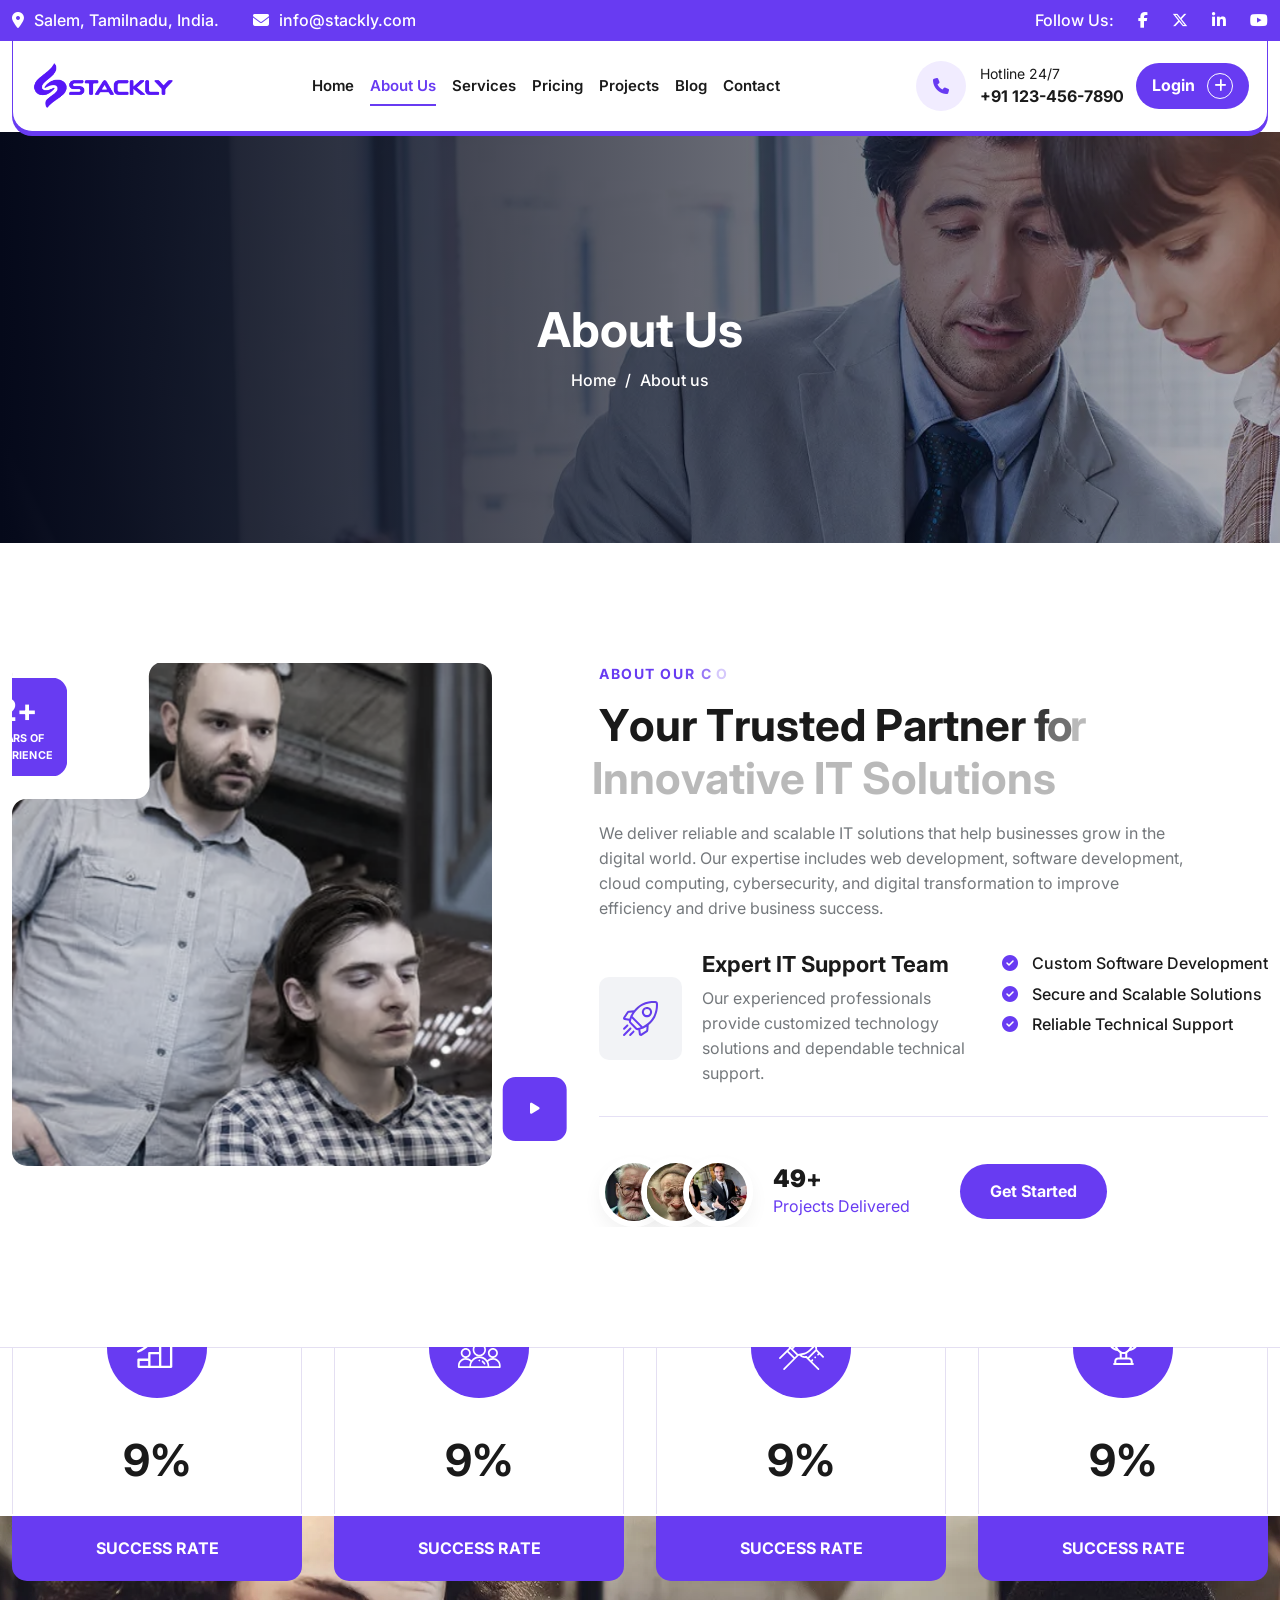
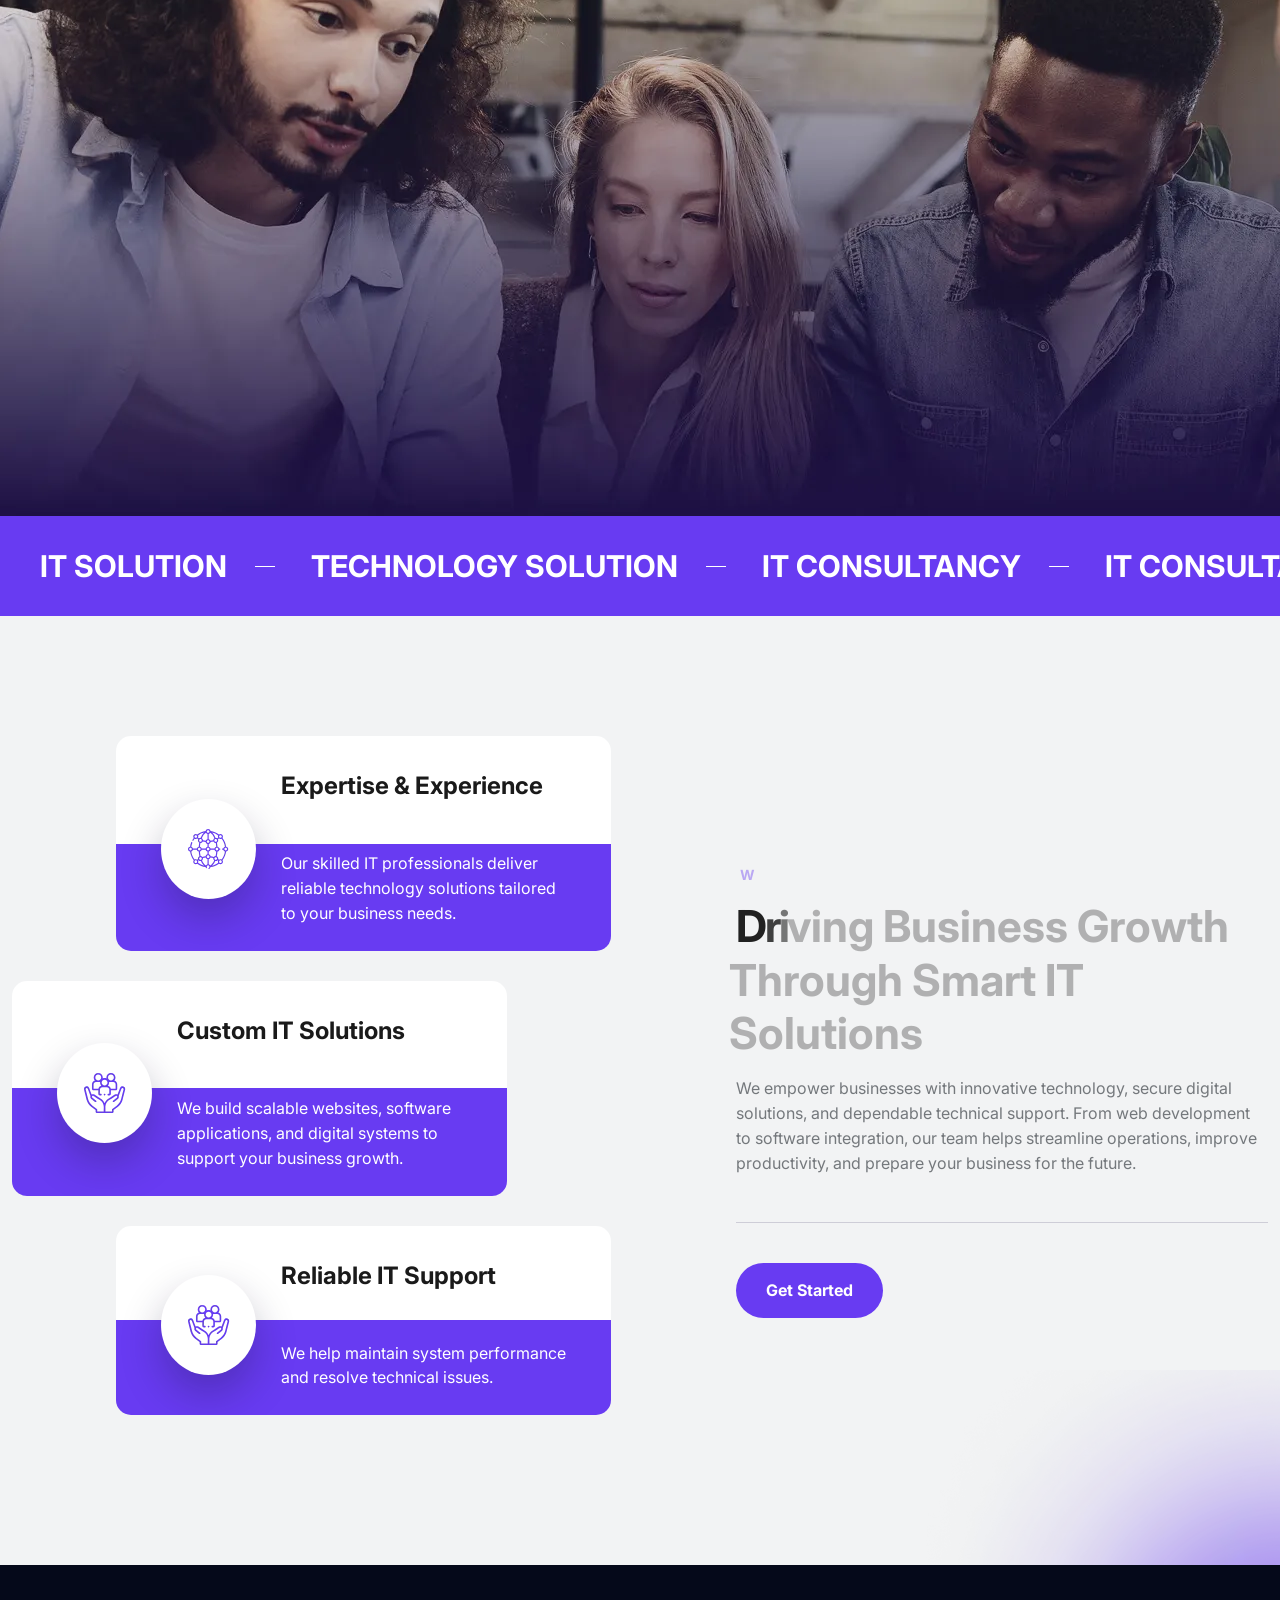
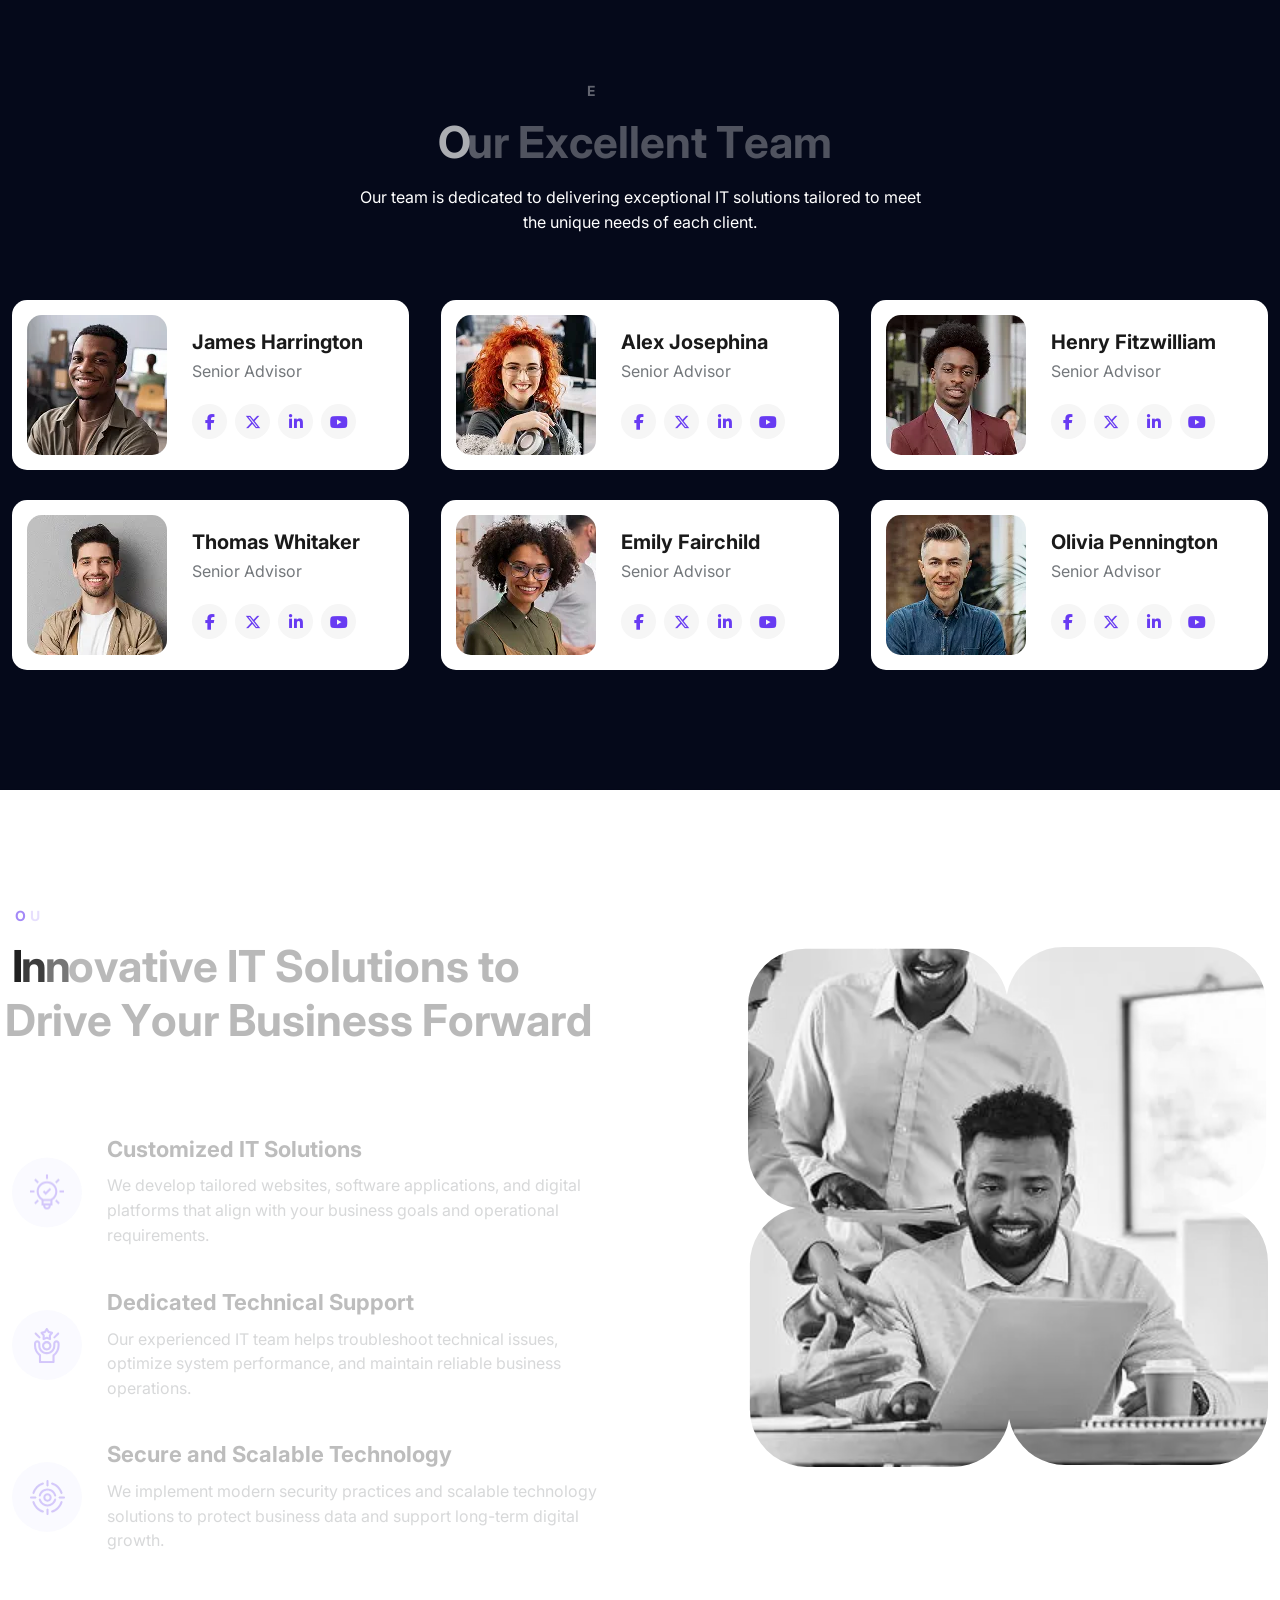
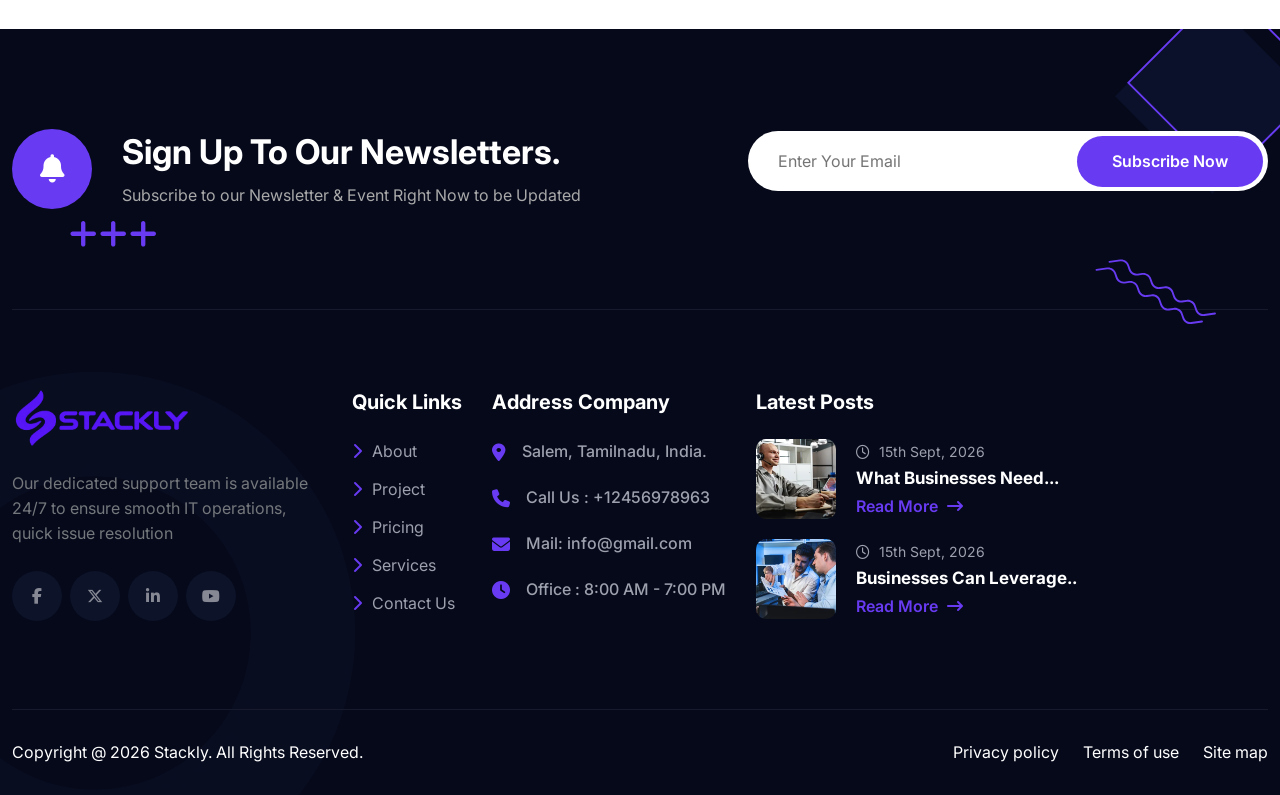
<file: about.html>
<!DOCTYPE html>
  <html lang="en">
  <head>
  	<meta charset="UTF-8">
  	<title>Stackly - IT Solutions</title>
  	<meta name="viewport" content="width=device-width, initial-scale=1">
  	<link rel="stylesheet" href="assets/css/bootstrap.min.css">
  	<link rel="stylesheet" href="assets/css/fontawesome.css">
  	<link rel="stylesheet" href="assets/css/animate.css">
  	<link rel="stylesheet" href="assets/css/swiper.min.css">
  	<link rel="stylesheet" href="assets/css/jquery-ui.css"> 
  	<link rel="stylesheet" href="assets/css/magnific-popup.css">
  	<link rel="stylesheet" href="assets/css/style.css">
  </head>
  <body class="home-1">
  	<div id="preloader">
  		<div class="preloader-logo">
  			<a><img src="assets/img/logo/logo.webp" alt=""></a>
  		</div>
  	</div>
  	<div class="up">
  		<a href="#" class="scrollup text-center"><i class="fa-solid fa-arrow-up"></i></a>
  	</div>
<!-- Start of Header section
	============================================= -->
	<header id="tz-header" class="tz-header-section header_style_one txa_sticky_header">
		<div class="tz-header-top">
			<div class="container">
				<div class="tz-top-info-wrap d-flex justify-content-between align-items-center">
					<div class="tz-top-cta">
						<a><i class="fa-solid fa-location-dot"></i> Salem, Tamilnadu, India.</a>
						<a><i class="fa-solid fa-envelope"></i> <span class="__cf_email__">info@stackly.com</span></a>
					</div>
					<div class="tz-top-social">
						<span>Follow Us:</span>
						<a href="404.html"><i class="fa-brands fa-facebook-f"></i></a>
						<a href="404.html"><i class="fa-brands fa-x-twitter"></i></a>
						<a href="404.html"><i class="fa-brands fa-linkedin-in"></i></a>
						<a href="404.html"><i class="fa-brands fa-youtube"></i></a>
					</div>
				</div>

			</div>
		</div>
		<div class="tz-main-navigation-wrap">
			<div class="container">
				<div class="tz-main-navigation-area d-flex justify-content-between align-items-center">
					<div class="brand-logo">
						<a href="index.html"><img src="assets/img/logo/logo.webp" alt=""></a>
					</div>
					<div class="main-navigation-cta d-flex align-items-center ">
						<nav class="main-navigation clearfix ul-li">
							<ul id="main-nav" class="nav navbar-nav clearfix">
							    <li><a href="index.html">Home</a></li>
								<li><a class="active" href="about.html">About Us </a></li>
								<li><a href="service.html">Services</a></li>
								<li><a href="price.html">Pricing </a></li>
								<li><a href="project.html">Projects</a></li>
								<li><a href="blog.html">Blog</a></li>
								<li><a href="contact.html">Contact</a></li>
							</ul>
						</nav>
					</div>
					<div class="header-action d-flex align-items-center">
						<div class="header-cta d-flex align-items-center">
							<div class="item-icon d-flex justify-content-center align-items-center">
								<i class="fa-solid fa-phone"></i>
							</div>
							<div class="item-text headline pera-content">
								<span>Hotline 24/7</span>
								<a>+91 123-456-7890</a>
							</div>
						</div>
						<div class="header-cta-btn btn-spin">
							<a href="signin.html"><span>Login</span> <i class="fa-solid fa-plus"></i></a>
						</div>
						<button class="tz-mobile-btn-trigger mobile-menu-btn mobile_menu_button open_mobile_menu">
							<span></span>
							<span></span>
							<span></span>
						</button>
					</div>
				</div>
			</div>
		</div>
	</header>
	<!-- Mobile Menu -->
<!-- Mobile Menu -->
<div class="mobile_menu lenis lenis-smooth position-relative">
    <div class="mobile_menu_wrap">
        <div class="mobile_menu_overlay open_mobile_menu"></div>

        <div class="mobile_menu_content">
            <div class="mobile_menu_close open_mobile_menu">
                <i class="fas fa-times"></i>
            </div>

            <!-- Mobile Navigation: Same links as desktop -->
            <nav class="mobile-main-navigation clearfix ul-li">
                <ul id="m-main-nav" class="nav navbar-nav clearfix">
                    <li><a href="index.html">Home</a></li>
                    <li><a href="about.html">About Us</a></li>
                    <li><a href="service.html">Services</a></li>
                    <li><a href="price.html">Pricing</a></li>
                    <li><a href="project.html">Projects</a></li>
                    <li><a href="blog.html">Blog</a></li>
                    <li><a href="contact.html">Contact</a></li>
                </ul>
            </nav>

            <!-- Mobile Login Button -->
            <div class="mobile-login-btn">
                <a href="signin.html">
                    Login <i class="fa-solid fa-plus"></i>
                </a>
            </div>
        </div>
    </div>
</div>
<!-- End Mobile Menu -->

		<!-- /Mobile-Menu -->
	</div>

<!-- Start of Breadcrumb section
	============================================= -->
	<section id="tz-breadcrumb" class="tz-breadcrumb-sec position-relative" data-background="assets/img/bg/bread-bg.webp">
		<div class="container">
			<div class="tz-breadcrumb-content headline text-center ul-li">
				<h2 class="bread_heading">About Us</h2>
				<ul>
					<li><a href="index.html">Home</a></li>
					<li> About us</li>
				</ul>
			</div>
		</div>
	</section>
<!-- End of Breadcrumb section
	============================================= -->

<!-- Start of About section
	============================================= -->
	
<section id="tz-about5" class="tz-about5-sec pt-120 pb-120">
    <div class="container">
        <div class="tz-about5-content d-flex">

            <div class="tz-about5-img-wrap position-relative">
                <div class="item-img img-zoom">
                    <img src="assets/img/about/ab7.webp" alt="IT Solutions and Technology Services">
                </div>

                <div class="item-exp right_view d-flex align-items-center justify-content-center text-uppercase headline pera-content">
                    <div class="item-inner text-center">
                        <h4><span class="counter">10</span>+</h4>
                        <p>Years Of<br>Experience</p>
                    </div>
                </div>

                <div class="item-play left_view">
                    <a href="404.html" aria-label="Watch our company video">
                        <i class="fa-solid fa-play"></i>
                    </a>
                </div>
            </div>

            <div class="tz-about5-text-wrap">
                <div class="tz-section-title headline pera-content">
                    <div class="subtitle tz-sub-tilte tz-sub-anim text-uppercase">
                        About Our Company
                    </div>

                    <h2 class="sec_title tz-itm-title tz-itm-anim">
                        Your Trusted Partner for Innovative IT Solutions
                    </h2>

                    <p>
                        We deliver reliable and scalable IT solutions that help businesses
                        grow in the digital world. Our expertise includes web development,
                        software development, cloud computing, cybersecurity, and digital
                        transformation to improve efficiency and drive business success.
                    </p>
                </div>

                <div class="tz-about5-ft-wrap mt-30 d-flex justify-content-between">
                    <div class="tz-about5-ft1 d-flex align-items-center">
                        <div class="item-icon d-flex align-items-center justify-content-center">
                            <img src="assets/img/icon/ic9.webp" alt="IT support icon">
                        </div>

                        <div class="item-text headline pera-content">
                            <h3>Expert IT Support Team</h3>
                            <p>
                                Our experienced professionals provide customized technology
                                solutions and dependable technical support.
                            </p>
                        </div>
                    </div>

                    <div class="tz-about5-ft2 ul-li-block">
                        <ul>
                            <li>Custom Software Development</li>
                            <li>Secure and Scalable Solutions</li>
                            <li>Reliable Technical Support</li>
                        </ul>
                    </div>
                </div>

                <div class="tz-about5-bottom d-flex align-items-center ul-li">
                    <div class="ab5-clt-img d-flex align-items-center">
                        <ul class="d-flex">
                            <li>
                                <img src="assets/img/testimonial/tst1.webp" alt="Client">
                            </li>
                            <li>
                                <img src="assets/img/testimonial/tst2.webp" alt="Client">
                            </li>
                            <li>
                                <img src="assets/img/testimonial/tst3.webp" alt="Client">
                            </li>
                        </ul>

                        <div class="ab5-clt-text headline pera-content">
                            <h3><b class="counter">500</b>+</h3>
                            <span>Projects Delivered</span>
                        </div>
                    </div>

                    <div class="tz-btn-1">
                        <a href="404.html">
                            <span>Get Started</span>
                        </a>
                    </div>
                </div>
            </div>

        </div>
    </div>
</section>
<!-- End of About Section -->


<!-- Start of About Counter section
	============================================= -->
	<section id="tz-abp-counter" class="tz-abp-counter-sec">
		<div class="tz-abp-counter-content">
			<div class="container">
				<div class="row">
					<div class="col-lg-3 col-md-6">
						<div class="tz-abp-count-item text-center">
							<div class="item-icon d-flex justify-content-center align-items-center">
								<img src="assets/img/icon/ic45.webp" alt="">
							</div>
							<div class="item-text headline pera-content">
								<h3><span class="counter">98</span>%</h3>
								<p> Success Rate</p>
							</div>
						</div>
					</div>
					<div class="col-lg-3 col-md-6">
						<div class="tz-abp-count-item text-center">
							<div class="item-icon d-flex justify-content-center align-items-center">
								<img src="assets/img/icon/ic46.webp" alt="">
							</div>
							<div class="item-text headline pera-content">
								<h3><span class="counter">98</span>%</h3>
								<p> Success Rate</p>
							</div>
						</div>
					</div>
					<div class="col-lg-3 col-md-6">
						<div class="tz-abp-count-item text-center">
							<div class="item-icon d-flex justify-content-center align-items-center">
								<img src="assets/img/icon/ic47.webp" alt="">
							</div>
							<div class="item-text headline pera-content">
								<h3><span class="counter">98</span>%</h3>
								<p> Success Rate</p>
							</div>
						</div>
					</div>
					<div class="col-lg-3 col-md-6">
						<div class="tz-abp-count-item text-center">
							<div class="item-icon d-flex justify-content-center align-items-center">
								<img src="assets/img/icon/ic48.webp" alt="">
							</div>
							<div class="item-text headline pera-content">
								<h3><span class="counter">98</span>%</h3>
								<p> Success Rate</p>
							</div>
						</div>
					</div>
				</div>
			</div>
		</div>
		<div class="tz-abp-cta-bg">
			<img src="assets/img/bg/cta-bg2.webp">
		</div>
		<div class="tz-ab3-bottom-marque">
			<div class="tz-ab3-btm-1 marquee-left">
				<div class="tz-ab3-btm-text">
					<div class="item-text text-uppercase">
						IT Solution
					</div>
				</div>
				<div class="tz-ab3-btm-text">
					<div class="item-text text-uppercase">
						Technology Solution
					</div>
				</div>
				<div class="tz-ab3-btm-text">
					<div class="item-text text-uppercase">
						IT Consultancy
					</div>
				</div>
				<div class="tz-ab3-btm-text">
					<div class="item-text text-uppercase">
						IT Consultancy
					</div>
				</div>
				<div class="tz-ab3-btm-text">
					<div class="item-text text-uppercase">
						Dedicated Team
					</div>
				</div>
			</div>
		</div>
	</section>
<!-- End of About Counter section
	============================================= -->	


<!-- Start of About why choose section
	============================================= -->

<section id="tz-abwh" class="tz-abwh-sec pt-120 pb-120 position-relative">
    <span class="tz-abwh-shape position-absolute">
        <img src="assets/img/shape/circle.webp" alt="">
    </span>

    <div class="container">
        <div class="tz-abwh-content">

            <div class="tz-abwh-item-wrap">

                <div class="tz-abwh-item d-flex align-items-center headline pera-content">
                    <div class="item-icon d-flex justify-content-center align-items-center">
                        <img src="assets/img/icon/ic50.webp" alt="IT expertise">
                    </div>
                    <div class="item-text">
                        <h3>Expertise & Experience</h3>
                        <p>Our skilled IT professionals deliver reliable technology solutions tailored to your business needs.</p>
                    </div>
                </div>

                <div class="tz-abwh-item d-flex align-items-center headline pera-content">
                    <div class="item-icon d-flex justify-content-center align-items-center">
                        <img src="assets/img/icon/ic51.webp" alt="Custom IT solutions">
                    </div>
                    <div class="item-text">
                        <h3>Custom IT Solutions</h3>
                        <p>We build scalable websites, software applications, and digital systems to support your business growth.</p>
                    </div>
                </div>

                <div class="tz-abwh-item d-flex align-items-center headline pera-content">
                    <div class="item-icon d-flex justify-content-center align-items-center">
                        <img src="assets/img/icon/ic52.webp" alt="IT support">
                    </div>
                    <div class="item-text">
                        <h3>Reliable IT Support</h3>
                        <p>We help maintain system performance and resolve technical issues.</p>
                    </div>
                </div>

            </div>

            <div class="tz-abwh-text-wrap">
                <div class="tz-section-title headline">
                    <div class="subtitle tz-sub-tilte tz-sub-anim text-uppercase">
                        Why Choose Us
                    </div>

                    <h2 class="sec_title tz-itm-title tz-itm-anim">
                        Driving Business Growth Through Smart IT Solutions
                    </h2>

                    <p>
                        We empower businesses with innovative technology, secure
                        digital solutions, and dependable technical support.
                        From web development to software integration, our team
                        helps streamline operations, improve productivity, and
                        prepare your business for the future.
                    </p>
                </div>

                <div class="tz-btn-1 mt-40">
                    <a href="404.html">
                        <span>Get Started</span>
                    </a>
                </div>
            </div>

        </div>
    </div>
</section>
<!-- End of Why Choose Us Section -->

<!-- Start of Team section
	============================================= -->
	<section id="tz-team5" class="tz-team5-sec position-relative pt-115 pb-90">
		<span class="tz-tm5-bg zoom_view_4 position-absolute"><img src="assets/img/bg/tm-bg.webp"></span>
		<div class="container">
			<div class="tz-section-title headline pera-content text-center">
				<div class="subtitle tz-sub-tilte tz-sub-anim  text-uppercase">
					Expert Team
				</div>
				<h2 class="sec_title  tz-itm-title tz-itm-anim">Our Excellent Team</h2>
				<p>Our team is dedicated to delivering exceptional IT solutions tailored to meet the unique needs of each client.</p>
			</div>
			<div class="tz-tm5-content mt-65">
				<div class="row justify-content-center">
					<div class="col-lg-4 col-md-6 wow fadeInUp" data-wow-delay="100ms" data-wow-duration="1000ms">
						<div class="tz-tm5-item d-flex align-items-center">
							<div class="item-img">
								<img src="assets/img/team/tm13.webp" alt="">
							</div>
							<div class="item-text headline">
								<h3><a href="404.html">James Harrington</a></h3>
								<span>Senior Advisor</span>
								<div class="social-icon">
									<a href="404.html"><i class="fa-brands fa-facebook-f"></i></a>
									<a href="404.html"><i class="fa-brands fa-x-twitter"></i></a>
									<a href="404.html"><i class="fa-brands fa-linkedin-in"></i></a>
									<a href="404.html"><i class="fa-brands fa-youtube"></i></a>
								</div>
							</div>
						</div>
					</div>
					<div class="col-lg-4 col-md-6 wow fadeInUp" data-wow-delay="200ms" data-wow-duration="1000ms">
						<div class="tz-tm5-item d-flex align-items-center">
							<div class="item-img">
								<img src="assets/img/team/tm14.webp" alt="">
							</div>
							<div class="item-text headline">
								<h3><a href="404.html">Alex Josephina</a></h3>
								<span>Senior Advisor</span>
								<div class="social-icon">
									<a href="404.html"><i class="fa-brands fa-facebook-f"></i></a>
									<a href="404.html"><i class="fa-brands fa-x-twitter"></i></a>
									<a href="404.html"><i class="fa-brands fa-linkedin-in"></i></a>
									<a href="404.html"><i class="fa-brands fa-youtube"></i></a>
								</div>
							</div>
						</div>
					</div>
					<div class="col-lg-4 col-md-6 wow fadeInUp" data-wow-delay="300ms" data-wow-duration="1000ms">
						<div class="tz-tm5-item d-flex align-items-center">
							<div class="item-img">
								<img src="assets/img/team/tm15.webp" alt="">
							</div>
							<div class="item-text headline">
								<h3><a href="404.html">Henry Fitzwilliam</a></h3>
								<span>Senior Advisor</span>
								<div class="social-icon">
									<a href="404.html"><i class="fa-brands fa-facebook-f"></i></a>
									<a href="404.html"><i class="fa-brands fa-x-twitter"></i></a>
									<a href="404.html"><i class="fa-brands fa-linkedin-in"></i></a>
									<a href="404.html"><i class="fa-brands fa-youtube"></i></a>
								</div>
							</div>
						</div>
					</div>
					<div class="col-lg-4 col-md-6 wow fadeInUp" data-wow-delay="400ms" data-wow-duration="1000ms">
						<div class="tz-tm5-item d-flex align-items-center">
							<div class="item-img">
								<img src="assets/img/team/tm16.webp" alt="">
							</div>
							<div class="item-text headline">
								<h3><a href="404.html">Thomas Whitaker</a></h3>
								<span>Senior Advisor</span>
								<div class="social-icon">
									<a href="404.html"><i class="fa-brands fa-facebook-f"></i></a>
									<a href="404.html"><i class="fa-brands fa-x-twitter"></i></a>
									<a href="404.html"><i class="fa-brands fa-linkedin-in"></i></a>
									<a href="404.html"><i class="fa-brands fa-youtube"></i></a>
								</div>
							</div>
						</div>
					</div>
					<div class="col-lg-4 col-md-6 wow fadeInUp" data-wow-delay="500ms" data-wow-duration="1000ms">
						<div class="tz-tm5-item d-flex align-items-center">
							<div class="item-img">
								<img src="assets/img/team/tm17.webp" alt="">
							</div>
							<div class="item-text headline">
								<h3><a href="404.html">Emily Fairchild</a></h3>
								<span>Senior Advisor</span>
								<div class="social-icon">
									<a href="404.html"><i class="fa-brands fa-facebook-f"></i></a>
									<a href="404.html"><i class="fa-brands fa-x-twitter"></i></a>
									<a href="404.html"><i class="fa-brands fa-linkedin-in"></i></a>
									<a href="404.html"><i class="fa-brands fa-youtube"></i></a>
								</div>
							</div>
						</div>
					</div>
					<div class="col-lg-4 col-md-6 wow fadeInUp" data-wow-delay="600ms" data-wow-duration="1000ms">
						<div class="tz-tm5-item d-flex align-items-center">
							<div class="item-img">
								<img src="assets/img/team/tm18.webp" alt="">
							</div>
							<div class="item-text headline">
								<h3><a href="404.html">Olivia Pennington</a></h3>
								<span>Senior Advisor</span>
								<div class="social-icon">
									<a href="404.html"><i class="fa-brands fa-facebook-f"></i></a>
									<a href="404.html"><i class="fa-brands fa-x-twitter"></i></a>
									<a href="404.html"><i class="fa-brands fa-linkedin-in"></i></a>
									<a href="404.html"><i class="fa-brands fa-youtube"></i></a>
								</div>
							</div>
						</div>
					</div>
				</div>
			</div>
		</div>
	</section>
<!-- End of Team section
	============================================= -->

<!-- Start of Service Feature section
	============================================= -->
	
<section id="tz-ser-feat" class="tz-ser-feat-sec pt-115 pb-120">
    <div class="container">
        <div class="tz-ser-feat-content d-flex justify-content-between align-items-center">

            <div class="tz-ser-feat-text-wrap">
                <div class="tz-section-title headline">
                    <div class="subtitle tz-sub-tilte tz-sub-anim text-uppercase">
                        Our IT Service Features
                    </div>

                    <h2 class="sec_title tz-itm-title tz-itm-anim">
                        Innovative IT Solutions to Drive Your Business Forward
                    </h2>
                </div>

                <div class="tz-ser-feat-item-wrap mt-45">

                    <div class="tz-ser-feat-item top_view d-flex align-items-center">
                        <div class="item-icon d-flex justify-content-center align-items-center">
                            <img src="assets/img/icon/ic15.webp" alt="Custom IT solutions">
                        </div>

                        <div class="item-text headline pera-content">
                            <h3>Customized IT Solutions</h3>
                            <p>
                                We develop tailored websites, software applications,
                                and digital platforms that align with your business
                                goals and operational requirements.
                            </p>
                        </div>
                    </div>

                    <div class="tz-ser-feat-item top_view d-flex align-items-center">
                        <div class="item-icon d-flex justify-content-center align-items-center">
                            <img src="assets/img/icon/ic16.webp" alt="Technical support">
                        </div>

                        <div class="item-text headline pera-content">
                            <h3>Dedicated Technical Support</h3>
                            <p>
                                Our experienced IT team helps troubleshoot technical
                                issues, optimize system performance, and maintain
                                reliable business operations.
                            </p>
                        </div>
                    </div>

                    <div class="tz-ser-feat-item top_view d-flex align-items-center">
                        <div class="item-icon d-flex justify-content-center align-items-center">
                            <img src="assets/img/icon/ic17.webp" alt="Secure IT infrastructure">
                        </div>

                        <div class="item-text headline pera-content">
                            <h3>Secure and Scalable Technology</h3>
                            <p>
                                We implement modern security practices and scalable
                                technology solutions to protect business data and
                                support long-term digital growth.
                            </p>
                        </div>
                    </div>

                </div>
            </div>

            <div class="tz-ser-feat-img-wrap">
                <div class="item-img img-zoom">
                    <img src="assets/img/about/sf1.webp" alt="Modern IT solutions and technology services">
                </div>
            </div>

        </div>
    </div>
</section>
		
<!-- End of Service Feature section
	============================================= -->


<!-- Start of Footer section
    ============================================= -->
    <footer id="tz-footer" class="tz-footer-sec position-relative pt-100">
    	<div class="tz-ftr-shape position-absolute">
    		<span class="ftr-shape1">
    			<svg width="26" height="26" viewBox="0 0 26 26" fill="none" xmlns="http://www.w3.org/2000/svg">
    				<path d="M23.837 10.6133H15.3867V2.16305C15.3867 0.980582 14.4061 0 13.2237 0C12.0412 0 11.0606 0.980582 11.0606 2.16305V10.6133H2.61031C1.42785 10.6133 0.447266 11.5939 0.447266 12.7764C0.447266 13.9588 1.42785 14.9394 2.61031 14.9394H11.0606V23.3898C11.0606 24.5722 12.0412 25.5528 13.2237 25.5528C14.4061 25.5528 15.3867 24.5722 15.3867 23.3898V14.9394H23.837C25.0195 14.9394 26 13.9588 26 12.7764C26 11.5939 25.0483 10.6133 23.837 10.6133Z" fill="#683BF2"/>
    			</svg>
    		</span>
    		<span class="ftr-shape2">
    			<svg width="26" height="26" viewBox="0 0 26 26" fill="none" xmlns="http://www.w3.org/2000/svg">
    				<path d="M23.837 10.6133H15.3867V2.16305C15.3867 0.980582 14.4061 0 13.2237 0C12.0412 0 11.0606 0.980582 11.0606 2.16305V10.6133H2.61031C1.42785 10.6133 0.447266 11.5939 0.447266 12.7764C0.447266 13.9588 1.42785 14.9394 2.61031 14.9394H11.0606V23.3898C11.0606 24.5722 12.0412 25.5528 13.2237 25.5528C14.4061 25.5528 15.3867 24.5722 15.3867 23.3898V14.9394H23.837C25.0195 14.9394 26 13.9588 26 12.7764C26 11.5939 25.0483 10.6133 23.837 10.6133Z" fill="#683BF2"/>
    			</svg>
    		</span>
    		<span class="ftr-shape3">
    			<svg width="26" height="26" viewBox="0 0 26 26" fill="none" xmlns="http://www.w3.org/2000/svg">
    				<path d="M23.837 10.6133H15.3867V2.16305C15.3867 0.980582 14.4061 0 13.2237 0C12.0412 0 11.0606 0.980582 11.0606 2.16305V10.6133H2.61031C1.42785 10.6133 0.447266 11.5939 0.447266 12.7764C0.447266 13.9588 1.42785 14.9394 2.61031 14.9394H11.0606V23.3898C11.0606 24.5722 12.0412 25.5528 13.2237 25.5528C14.4061 25.5528 15.3867 24.5722 15.3867 23.3898V14.9394H23.837C25.0195 14.9394 26 13.9588 26 12.7764C26 11.5939 25.0483 10.6133 23.837 10.6133Z" fill="#683BF2"/>
    			</svg>
    		</span>
    	</div>
    	<div class="tz-ftr-sh1 position-absolute">
    		<svg width="198" height="198" viewBox="0 0 198 198" fill="none" xmlns="http://www.w3.org/2000/svg">
    			<path d="M98.6491 197.298L0 98.6491L98.6491 0L197.298 98.6491L98.6491 197.298ZM2.65253 98.6678L98.6491 194.664L194.646 98.6678L98.6491 2.67124L2.65253 98.6678Z" fill="#683BF2"/>
    		</svg>
    	</div>
    	<div class="tz-ftr-sh2 position-absolute">
    		<svg width="195" height="195" viewBox="0 0 195 195" fill="none" xmlns="http://www.w3.org/2000/svg">
    			<path d="M97.3212 0.000138268L0 97.3213L97.3212 194.642L194.642 97.3213L97.3212 0.000138268Z" fill="#0B112B"/>
    		</svg>
    	</div>
    	<div class="tz-ftr-sh3 position-absolute">
    		<svg width="108" height="58" viewBox="0 0 108 58" fill="none" xmlns="http://www.w3.org/2000/svg">
    			<path d="M107.806 54.9683C107.67 55.1918 107.429 55.3732 107.141 55.4166L96.4869 56.9475C92.5596 57.5135 88.7591 55.2065 87.4489 51.4611L85.8923 47.0417C84.8821 44.134 81.928 42.3408 78.8822 42.7864L74.2592 43.4546C70.3318 44.0206 66.5314 41.7136 65.2211 37.9682L63.6805 33.5585C62.6703 30.6508 59.7162 28.8575 56.6704 29.3032L52.0474 29.9713C48.12 30.5374 44.3195 28.2304 42.9934 24.4753L41.4527 20.0656C40.4425 17.1579 37.4884 15.3646 34.4427 15.8102L29.8196 16.4784C25.8922 17.0444 22.0918 14.7374 20.7656 10.9824L19.2249 6.57263C18.2148 3.66493 15.2606 1.87168 12.2149 2.31731L1.57732 3.85786C1.0675 3.94173 0.595271 3.56771 0.527368 3.0676C0.443497 2.55779 0.817564 2.08556 1.31768 2.01765L11.9553 0.477057C15.8827 -0.0889696 19.6831 2.21801 20.9933 5.96341L22.534 10.3731C23.5441 13.2808 26.4983 15.0741 29.544 14.6284L34.1671 13.9603C38.0945 13.3943 41.8949 15.7012 43.2211 19.4563L44.7617 23.8661C45.7719 26.7738 48.726 28.567 51.7718 28.1214L56.3949 27.4532C60.3222 26.8872 64.1227 29.1942 65.4329 32.9396L66.9735 37.3493C67.9837 40.257 70.9378 42.0502 73.9836 41.6046L78.6067 40.9365C82.534 40.3704 86.3345 42.6774 87.6447 46.4228L89.2013 50.8422C90.2115 53.7499 93.1656 55.5432 96.2114 55.0976L106.865 53.5666C107.375 53.4828 107.847 53.8568 107.915 54.357C107.965 54.5622 107.913 54.7926 107.806 54.9683Z" fill="#683BF2"/>
    		</svg>
    	</div>
    	<div class="tz-ftr-sh4 position-absolute">
    		<svg width="108" height="58" viewBox="0 0 108 58" fill="none" xmlns="http://www.w3.org/2000/svg">
    			<path d="M107.806 54.9683C107.67 55.1918 107.429 55.3732 107.141 55.4166L96.4869 56.9475C92.5596 57.5135 88.7591 55.2065 87.4489 51.4611L85.8923 47.0417C84.8821 44.134 81.928 42.3408 78.8822 42.7864L74.2592 43.4546C70.3318 44.0206 66.5314 41.7136 65.2211 37.9682L63.6805 33.5585C62.6703 30.6508 59.7162 28.8575 56.6704 29.3032L52.0474 29.9713C48.12 30.5374 44.3195 28.2304 42.9934 24.4753L41.4527 20.0656C40.4425 17.1579 37.4884 15.3646 34.4427 15.8102L29.8196 16.4784C25.8922 17.0444 22.0918 14.7374 20.7656 10.9824L19.2249 6.57263C18.2148 3.66493 15.2606 1.87168 12.2149 2.31731L1.57732 3.85786C1.0675 3.94173 0.595271 3.56771 0.527368 3.0676C0.443497 2.55779 0.817564 2.08556 1.31768 2.01765L11.9553 0.477057C15.8827 -0.0889696 19.6831 2.21801 20.9933 5.96341L22.534 10.3731C23.5441 13.2808 26.4983 15.0741 29.544 14.6284L34.1671 13.9603C38.0945 13.3943 41.8949 15.7012 43.2211 19.4563L44.7617 23.8661C45.7719 26.7738 48.726 28.567 51.7718 28.1214L56.3949 27.4532C60.3222 26.8872 64.1227 29.1942 65.4329 32.9396L66.9735 37.3493C67.9837 40.257 70.9378 42.0502 73.9836 41.6046L78.6067 40.9365C82.534 40.3704 86.3345 42.6774 87.6447 46.4228L89.2013 50.8422C90.2115 53.7499 93.1656 55.5432 96.2114 55.0976L106.865 53.5666C107.375 53.4828 107.847 53.8568 107.915 54.357C107.965 54.5622 107.913 54.7926 107.806 54.9683Z" fill="#683BF2"/>
    		</svg>
    	</div>
    	<div class="tz-ftr-sh5 position-absolute">
    		<img src="assets/img/shape/circle3.webp" alt="">
    	</div>
    	<div class="container">
    		<div class="tz-footer-newsletter pb-100 d-flex align-items-center justify-content-between">
    			<div class="tz-ft-news-text headline pera-content d-flex align-items-center">
    				<div class="item-icon d-flex align-items-center justify-content-center">
    					<i class="fa-solid fa-bell"></i>
    				</div>
    				<div class="item-text">
    					<h3>Sign Up To Our Newsletters.</h3>
    					<span>Subscribe to our Newsletter & Event Right Now to be Updated</span>
    				</div>
    			</div>
    			<div class="tz-ft-news-form position-relative">
    			
<form id="subscribeForm" action="#" method="post" novalidate>
    <input
        type="email"
        id="email"
        name="email"
        placeholder="Enter Your Email"
        required
    >

    <button type="submit">Subscribe Now</button>

    <p id="emailMessage" role="status" aria-live="polite"></p>
</form>

<style>
    #emailMessage {
        margin-top: 8px;
        font-size: 14px;
    }

    #emailMessage.error {
        color: red;
    }

    #emailMessage.success {
        color: green;
    }
</style>

<script>

document.getElementById("subscribeForm").addEventListener("submit", function (e) {
    e.preventDefault();

    const email = document.getElementById("email");
    const message = document.getElementById("emailMessage");

    message.textContent = "";
    message.className = "";

    if (email.value.trim() === "") {
        message.textContent = "Please enter your email address.";
        message.className = "error";
        email.focus();
        return;
    }

    if (!email.checkValidity()) {
        message.textContent = "Please enter a valid email address.";
        message.className = "error";
        email.focus();
        return;
    }

    window.location.href = "404.html";
});

</script>

    			</div>
    		</div>
    		<div class="tz-footer-widget-wrap pt-80 pb-80 d-flex">
    			<div class="tz-footer-widget headline pera-content">
    				<div class="logo-widget">
    					<div class="brand-logo">
    						<a href="index.html"><img src="assets/img/logo/logo.webp" alt=""></a>
    					</div>
    					<p>Our dedicated support team is available 24/7 to ensure smooth IT operations, quick issue resolution</p>
    					<div class="footer-social d-flex">
    						<a href="404.html"><i class="fa-brands fa-facebook-f"></i></a>
    						<a href="404.html"><i class="fa-brands fa-x-twitter"></i></a>
    						<a href="404.html"><i class="fa-brands fa-linkedin-in"></i></a>
    						<a href="404.html"><i class="fa-brands fa-youtube"></i></a>	
    					</div>
    				</div>
    			</div>
    			<div class="tz-footer-widget headline pera-content">
    				<div class="menu-widget ul-li-block">
    					<h3 class="widget-title">Quick Links</h3>
    					<ul>
    					    <li><a href="about.html">About</a></li>
    						<li><a href="project.html">Project</a></li>
    						<li><a href="price.html">Pricing</a></li>
    						<li><a href="service.html">Services</a></li>
    						<li><a href="contact.html">Contact Us</a></li>
    					</ul>
    				</div>
    			</div>
    			<div class="tz-footer-widget headline pera-content">
    				<div class="cta-widget ul-li-block">
    					<h3 class="widget-title">Address Company</h3>
    					<div class="cta-info-wrap">
    						<div class="cta-info d-flex">
    							<div class="info-icon">
    								<i class="fa-solid fa-location-dot"></i>
    							</div>
    							<div class="info-text">
    								Salem, Tamilnadu, India.
    							</div>
    						</div>
    						<div class="cta-info d-flex">
    							<div class="info-icon">
    								<i class="fa-solid fa-phone"></i>
    							</div>
    							<div class="info-text">
    								Call Us : +12456978963
    							</div>
    						</div>
    						<div class="cta-info d-flex">
    							<div class="info-icon">
    								<i class="fa-solid fa-envelope"></i>
    							</div>
    							<div class="info-text">
    								Mail: <a class="__cf_email__">info@gmail.com</a>
    							</div>
    						</div>
    						<div class="cta-info d-flex">
    							<div class="info-icon">
    								<i class="fa-solid fa-clock"></i>
    							</div>
    							<div class="info-text">
    								Office : 8:00 AM - 7:00 PM
    							</div>
    						</div>
    					</div>
    				</div>
    			</div>
    			<div class="tz-footer-widget headline pera-content">
    				<div class="recent-widget ul-li-block">
    					<h3 class="widget-title">Latest Posts</h3>
    					<div class="recent-post-wrap">
    						<div class="tz-recent-post d-flex align-items-center">
    							<div class="item-img">
    								<img src="assets/img/blog/blg1.webp" alt="">
    							</div>
    							<div class="item-text">
    								<span><i class="fa-regular fa-clock"></i> 15th Sept, 2026</span>
    								<h3><a href="404.html">What Businesses Need...</a></h3>
    								<a class="read_more" href="404.html">Read More  <i class="fa-solid fa-arrow-right-long"></i></a>
    							</div>
    						</div>
    						<div class="tz-recent-post d-flex align-items-center">
    							<div class="item-img">
    								<img src="assets/img/blog/blg2.webp" alt="">
    							</div>
    							<div class="item-text">
    								<span><i class="fa-regular fa-clock"></i> 15th Sept, 2026</span>
    								<h3><a href="404.html">Businesses Can Leverage..</a></h3>
    								<a class="read_more" href="404.html">Read More  <i class="fa-solid fa-arrow-right-long"></i></a>
    							</div>
    						</div>
    					</div>
    				</div>
    			</div>
    		</div>
    		<div class="tz-footer-copyright d-flex justify-content-between pera-content ul-li">
    			<p>Copyright @ 2026 Stackly. All Rights Reserved.</p>
    			<div class="tz-footer-menu">
    				<ul>
    					<li><a href="404.html">Privacy policy</a></li>
    					<li><a href="404.html">Terms of use</a></li>
    					<li><a href="404.html">Site map</a></li>
    				</ul>
    			</div>
    		</div>
    	</div>
    </footer>        
<!-- End of Footer section
    ============================================= -->    

    <!-- For Js Library -->
    <script src="assets/js/jquery-3.7.0.min.js"></script>
    <script src="assets/js/bootstrap.bundle.min.js"></script>
    <script src="assets/js/swiper-bundle.min.js"></script>
    <script src="assets/js/wow.min.js"></script>
    <script src="assets/js/appear.js"></script>
    <script src="assets/js/gsap.min.js"></script>
    <script src="assets/js/knob.js"></script>
    <script src="assets/js/jquery.counterup.min.js"></script>
    <script src="assets/js/isotope.pkgd.min.js"></script>
    <script src="assets/js/imagesloaded.pkgd.min.js"></script>
    <script src="assets/js/waypoints.min.js"></script>
    <script src="assets/js/jqueryui.js"></script>
    <script src="assets/js/jquery.magnific-popup.min.js"></script>
    <script src="assets/js/jquery.marquee.min.js"></script>
    <script src="assets/js/lenis.min.js"></script>
    <script src="assets/js/split-type.min.js"></script>
    <script src="assets/js/CustomEase.min.js"></script>
    <script src="assets/js/ScrollTrigger.min.js"></script>
    <script src="assets/js/SplitText.min.js"></script>
    <script src="assets/js/script.js"></script>

</body>
</html>
</file>
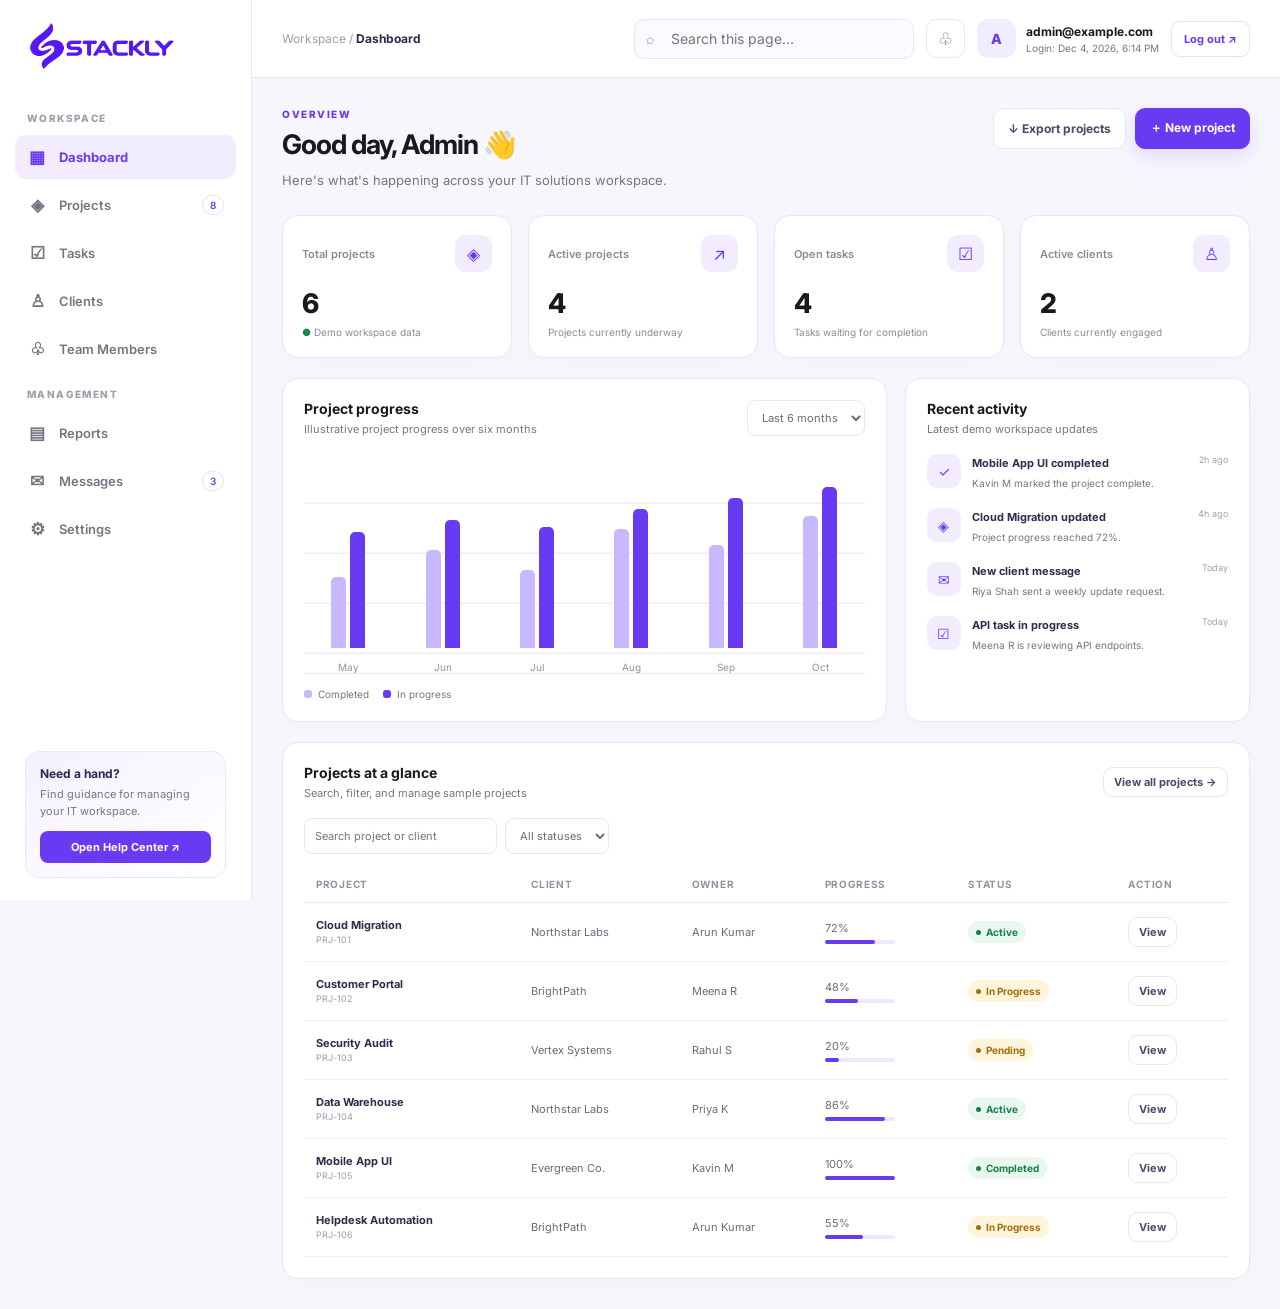
<file: admin-dashboard.html>
<!DOCTYPE html>
<html lang="en">
<head>
<meta charset="UTF-8">
<meta name="viewport" content="width=device-width, initial-scale=1.0">
<title>IT Solutions Admin Dashboard | Stackly</title>
<style>
@import url('https://fonts.googleapis.com/css2?family=Inter:wght@400;500;600;700;800&display=swap');
:root{--tz-body-color:#74787C;--tz-title-color:#1A1A1A;--tz-prime-c:#683BF2;--bg:#f7f6fc;--line:#e9e5f2;--soft:#f1edff;--green:#17864b;--red:#c43d4b;--amber:#ad7412}
*{box-sizing:border-box}body{margin:0;background:var(--bg);color:var(--tz-body-color);font-family:Inter,Arial,sans-serif;font-size:14px}button,input,select,textarea{font:inherit}button,a{ -webkit-tap-highlight-color:transparent}button{cursor:pointer}a{color:inherit;text-decoration:none}
.layout{min-height:100vh;display:grid;grid-template-columns:252px minmax(0,1fr)}
.sidebar{position:fixed;inset:0 auto 0 0;width:252px;background:#fff;border-right:1px solid var(--line);padding:22px 15px;display:flex;flex-direction:column;z-index:30;overflow-y:auto}
.brand{display:flex;align-items:center;min-height:48px;padding:0 12px;margin-bottom:27px}.brand img{width:150px;max-width:100%;height:auto;object-fit:contain;display:block}.brand-fallback{display:none;color:var(--tz-prime-c);font-size:23px;font-weight:800;letter-spacing:-1px}
.nav-label{padding:0 12px;margin:15px 0 9px;font-size:10px;font-weight:800;letter-spacing:1.4px;color:#a19cab;text-transform:uppercase}
.nav-link{width:100%;display:flex;align-items:center;gap:12px;padding:12px;border:0;border-radius:11px;background:transparent;color:#777482;text-align:left;font-size:13px;font-weight:600;margin:2px 0;transition:.2s}
.nav-link:hover{background:#f7f4ff;color:var(--tz-prime-c)}.nav-link.active{background:var(--soft);color:var(--tz-prime-c);font-weight:700}.nav-icon{width:20px;text-align:center;font-size:17px}.nav-count{margin-left:auto;font-size:10px;border-radius:20px;background:#fff;color:var(--tz-prime-c);padding:3px 7px;border:1px solid #e6ddff}
.sidebar-bottom{margin-top:auto;padding:14px 10px 0}.help-card{padding:14px;border-radius:14px;background:linear-gradient(145deg,#f5f1ff,#fff);border:1px solid #ece5ff}.help-card strong{display:block;color:#30264e;font-size:12px;margin-bottom:5px}.help-card p{font-size:11px;line-height:1.6;margin:0 0 10px}.help-card button{border:0;border-radius:8px;background:var(--tz-prime-c);color:white;font-size:11px;font-weight:700;padding:9px 10px;width:100%}
.main{grid-column:2;min-width:0}.topbar{height:78px;background:#fff;border-bottom:1px solid var(--line);display:flex;align-items:center;justify-content:space-between;gap:18px;padding:0 30px;position:sticky;top:0;z-index:20}
.top-left{display:flex;align-items:center;gap:14px;min-width:0}.menu-toggle{display:none;border:1px solid var(--line);background:#fff;border-radius:9px;padding:8px 10px;color:#40345f}.breadcrumb{font-size:12px;color:#a09ba9;white-space:nowrap}.breadcrumb strong{color:#34264f}.top-actions{display:flex;align-items:center;gap:12px}.global-search{position:relative;width:min(280px,28vw)}.global-search input{width:100%;height:40px;border:1px solid var(--line);border-radius:10px;padding:0 13px 0 36px;outline:none;background:#fbfaff}.global-search input:focus{border-color:var(--tz-prime-c);box-shadow:0 0 0 3px #683bf21a}.search-icon{position:absolute;left:12px;top:11px;color:#9a94a8}
.icon-btn{width:39px;height:39px;border:1px solid var(--line);border-radius:10px;background:#fff;color:#6f687c;font-size:17px}.profile{display:flex;align-items:center;gap:10px;min-width:0}.avatar{width:39px;height:39px;border-radius:12px;display:grid;place-items:center;background:var(--soft);color:var(--tz-prime-c);font-weight:800;flex-shrink:0}.profile-meta{min-width:0}.profile-meta strong{display:block;color:var(--tz-title-color);font-size:12px;max-width:175px;white-space:nowrap;overflow:hidden;text-overflow:ellipsis}.profile-meta span{display:block;font-size:10px;margin-top:3px}.logout{border:1px solid #eadfff;background:#fff;color:var(--tz-prime-c);border-radius:9px;padding:10px 12px;font-size:11px;font-weight:700}.logout:hover{background:var(--soft)}
.content{max-width:1600px;padding:30px; margin:0 auto}.page-head{display:flex;justify-content:space-between;align-items:flex-start;gap:16px;margin-bottom:24px}.eyebrow{font-size:10px;font-weight:800;color:var(--tz-prime-c);letter-spacing:1.5px;text-transform:uppercase;margin-bottom:9px}.page-head h1{font-size:27px;line-height:1.2;letter-spacing:-1px;color:var(--tz-title-color);margin:0 0 8px}.page-head p{margin:0;font-size:13px;line-height:1.7}.head-buttons{display:flex;gap:9px;flex-wrap:wrap}.btn{border:1px solid var(--line);background:#fff;color:#51466c;border-radius:10px;padding:11px 14px;font-size:12px;font-weight:700;transition:.2s}.btn:hover{border-color:#cfc0ff;color:var(--tz-prime-c)}.btn.primary{background:var(--tz-prime-c);border-color:var(--tz-prime-c);color:#fff;box-shadow:0 7px 18px #683bf226}.btn.primary:hover{background:#5528df}.btn.danger{color:var(--red);border-color:#f2d9dd}.btn.small{padding:7px 10px;font-size:11px}
.stats{display:grid;grid-template-columns:repeat(4,minmax(0,1fr));gap:16px;margin-bottom:20px}.stat-card,.card{background:#fff;border:1px solid var(--line);border-radius:16px;box-shadow:0 5px 20px #21104405}.stat-card{padding:19px}.stat-top{display:flex;justify-content:space-between;align-items:center;gap:10px}.stat-label{font-size:11px;font-weight:600;color:#8d8798}.stat-icon{width:37px;height:37px;border-radius:11px;background:var(--soft);display:grid;place-items:center;color:var(--tz-prime-c);font-size:17px}.stat-value{font-size:27px;font-weight:800;letter-spacing:-1px;color:var(--tz-title-color);margin:15px 0 6px}.stat-note{font-size:10px;color:#8e8998}.up{color:var(--green);font-weight:700}.section-grid{display:grid;grid-template-columns:minmax(0,1.4fr) minmax(260px,.8fr);gap:18px;margin-bottom:20px}.card{padding:21px;min-width:0}.card-head{display:flex;justify-content:space-between;align-items:center;gap:12px;margin-bottom:18px}.card-head h2{font-size:14px;color:var(--tz-title-color);margin:0}.card-head p{font-size:11px;margin:5px 0 0}.card-head select,.filter-control{border:1px solid var(--line);border-radius:9px;background:#fff;padding:9px 10px;color:#6f687c;font-size:11px;outline:none}.chart{height:220px;display:flex;align-items:flex-end;gap:14px;padding:15px 4px 0;border-bottom:1px solid var(--line);background:repeating-linear-gradient(to bottom,transparent 0,transparent 48px,#f0edf6 49px,#f0edf6 50px)}.bar-group{flex:1;display:flex;align-items:center;justify-content:flex-end;gap:5px;flex-direction:column;height:100%;min-width:0}.bars{height:calc(100% - 23px);width:100%;display:flex;align-items:flex-end;justify-content:center;gap:4px}.bar{width:15px;max-width:40%;border-radius:5px 5px 0 0;background:#c7b8ff}.bar.alt{background:var(--tz-prime-c)}.month{font-size:10px;color:#9690a0;margin-top:8px}.legend{display:flex;gap:14px;font-size:10px;margin-top:14px}.legend span{display:flex;align-items:center;gap:6px}.dot{width:8px;height:8px;border-radius:3px;background:var(--tz-prime-c)}.dot.alt{background:#c7b8ff}
.activity-list{display:grid;gap:17px}.activity{display:flex;align-items:flex-start;gap:11px}.activity-icon{width:34px;height:34px;border-radius:10px;display:grid;place-items:center;background:var(--soft);color:var(--tz-prime-c);flex-shrink:0}.activity-text{flex:1;min-width:0}.activity-text strong{font-size:11px;color:#33294c;display:block;margin:2px 0 5px}.activity-text p{font-size:10px;line-height:1.6;margin:0}.activity-time{font-size:9px;color:#a39eab;white-space:nowrap}
.table-wrap{overflow:auto;width:100%}table{width:100%;border-collapse:collapse;white-space:nowrap}th{text-align:left;color:#9690a0;font-size:10px;text-transform:uppercase;letter-spacing:.7px;font-weight:700;padding:12px 12px;border-bottom:1px solid var(--line)}td{padding:14px 12px;border-bottom:1px solid #f0edf5;font-size:11px;color:#6f687c}tbody tr:hover{background:#fcfbff}td strong{color:#33294c}.status{display:inline-flex;align-items:center;gap:5px;padding:5px 8px;border-radius:30px;font-size:10px;font-weight:700}.status:before{content:"";width:5px;height:5px;border-radius:50%;background:currentColor}.status.active,.status.completed{color:#16804a;background:#e9f8ef}.status.pending{color:#a66d0b;background:#fff5dc}.status.inactive,.status.overdue{color:#bd3a4a;background:#fff0f1}.table-tools{display:flex;align-items:center;gap:8px;flex-wrap:wrap}.table-tools input,.table-tools select{height:36px;border:1px solid var(--line);border-radius:9px;padding:0 10px;font-size:11px;outline:none;background:#fff;color:#6f687c}.table-tools input:focus,.table-tools select:focus{border-color:var(--tz-prime-c)}.pagination{display:flex;justify-content:space-between;align-items:center;gap:10px;margin-top:15px;font-size:10px}.pagination button{border:1px solid var(--line);background:white;border-radius:8px;padding:7px 10px;color:#6f687c}.pagination button:disabled{opacity:.4;cursor:not-allowed}
.panel-grid{display:grid;grid-template-columns:repeat(2,minmax(0,1fr));gap:16px}.form-grid{display:grid;grid-template-columns:repeat(2,minmax(0,1fr));gap:14px}.form-field label{display:block;font-size:11px;font-weight:700;color:#45395d;margin-bottom:7px}.form-field input,.form-field select,.form-field textarea{width:100%;border:1px solid var(--line);border-radius:10px;padding:11px 12px;outline:none;background:#fff;color:#443958;font-size:12px}.form-field textarea{min-height:95px;resize:vertical}.form-field input:focus,.form-field select:focus,.form-field textarea:focus{border-color:var(--tz-prime-c);box-shadow:0 0 0 3px #683bf21a}.form-field.full{grid-column:1/-1}.form-actions{display:flex;justify-content:flex-end;gap:8px;margin-top:17px}.notice{padding:12px 14px;border-radius:10px;font-size:12px;line-height:1.6;margin-bottom:15px;display:none}.notice.show{display:block}.notice.success{background:#eaf9f0;border:1px solid #c8efd8;color:#146b3a}.notice.error{background:#fff0f0;border:1px solid #ffd6d6;color:#a61b1b}.empty{text-align:center;padding:34px 10px;color:#9892a3;font-size:12px}.empty strong{display:block;color:#4b4063;margin-bottom:6px}.settings-row{display:flex;justify-content:space-between;align-items:center;gap:20px;padding:16px 0;border-bottom:1px solid #f0edf5}.settings-row:last-child{border-bottom:0}.settings-row strong{display:block;font-size:12px;color:#392e52;margin-bottom:5px}.settings-row p{margin:0;font-size:11px;line-height:1.6}.switch{width:42px;height:24px;position:relative;flex-shrink:0}.switch input{opacity:0;width:0;height:0}.switch span{position:absolute;inset:0;background:#d9d4e4;border-radius:20px;transition:.2s;cursor:pointer}.switch span:before{content:"";position:absolute;width:18px;height:18px;left:3px;top:3px;background:white;border-radius:50%;transition:.2s}.switch input:checked+span{background:var(--tz-prime-c)}.switch input:checked+span:before{transform:translateX(18px)}
.overlay{display:none}
@media(max-width:1200px){.stats{grid-template-columns:repeat(2,minmax(0,1fr))}.section-grid{grid-template-columns:1fr}.topbar{padding:0 20px}.content{padding:24px 20px}}
@media(max-width:820px){.layout{display:block}.sidebar{transform:translateX(-105%);transition:transform .25s;width:260px;box-shadow:12px 0 35px #170c2a15}.sidebar.open{transform:translateX(0)}.overlay.show{display:block;position:fixed;inset:0;background:#160d2b55;z-index:25}.main{grid-column:auto}.menu-toggle{display:block}.topbar{height:70px}.breadcrumb{display:none}.global-search{width:min(240px,35vw)}.profile-meta{display:none}.top-actions{gap:8px}}
@media(max-width:560px){.topbar{padding:0 13px;gap:8px}.global-search{width:36vw}.global-search input{height:37px;font-size:11px;padding-left:30px}.search-icon{left:9px;top:10px}.icon-btn{width:35px;height:35px}.avatar{width:34px;height:34px}.logout{padding:9px;font-size:10px}.content{padding:20px 13px}.page-head{display:block}.head-buttons{margin-top:15px}.page-head h1{font-size:24px}.stats{gap:10px}.stat-card{padding:14px}.stat-value{font-size:23px}.card{padding:15px}.panel-grid,.form-grid{grid-template-columns:1fr}.form-field.full{grid-column:auto}.activity-time{display:none}}
html, body {
    overflow-x: hidden;
    width: 100%;
}
</style>
</head>
<body>
<div class="overlay" id="overlay"></div>
<div class="layout">
<aside class="sidebar" id="sidebar">
  <a class="brand" href="index.html" aria-label="Stackly home"><img src="assets/img/logo/logo.webp" alt="Stackly Logo" onerror="this.style.display='none';this.nextElementSibling.style.display='block'"><span class="brand-fallback">Stackly</span></a>
  <div class="nav-label">Workspace</div>
  <button class="nav-link active" data-page="overview"><span class="nav-icon">▦</span>Dashboard</button>
  <button class="nav-link" data-page="projects"><span class="nav-icon">◈</span>Projects <span class="nav-count">8</span></button>
  <button class="nav-link" data-page="tasks"><span class="nav-icon">☑</span>Tasks</button>
  <button class="nav-link" data-page="clients"><span class="nav-icon">♙</span>Clients</button>
  <button class="nav-link" data-page="team"><span class="nav-icon">♧</span>Team Members</button>
  <div class="nav-label">Management</div>
  <button class="nav-link" data-page="reports"><span class="nav-icon">▤</span>Reports</button>
  <button class="nav-link" data-page="messages"><span class="nav-icon">✉</span>Messages <span class="nav-count" id="messageCount">3</span></button>
  <button class="nav-link" data-page="settings"><span class="nav-icon">⚙</span>Settings</button>
  <div class="sidebar-bottom"><div class="help-card"><strong>Need a hand?</strong><p>Find guidance for managing your IT workspace.</p><button type="button" data-page-link="help">Open Help Center ↗</button></div></div>
</aside>
<main class="main">
<header class="topbar">
  <div class="top-left"><button class="menu-toggle" id="menuToggle" aria-label="Open navigation">☰</button><div class="breadcrumb">Workspace <span> / </span> <strong id="crumb">Dashboard</strong></div></div>
  <div class="top-actions">
    <label class="global-search"><span class="search-icon">⌕</span><input id="globalSearch" type="search" placeholder="Search this page..." aria-label="Search current page"></label>
    <button class="icon-btn" id="notificationsBtn" title="Notifications" aria-label="Notifications">♧</button>
    <div class="profile"><div class="avatar" id="avatar">A</div><div class="profile-meta"><strong id="userEmail">admin@example.com</strong><span id="loginTime">Login time</span></div></div>
    <button class="logout" id="logoutBtn" type="button">Log out ↗</button>
  </div>
</header>
<div class="content" id="pageContent"></div>
</main>
</div>
<script>
(function(){
"use strict";
const SESSION_KEY="stackly_demo_session";
let session=null;
try{session=JSON.parse(localStorage.getItem(SESSION_KEY)||"null")}catch(e){}
if(!session || session.role!=="admin"){
  // Demo-friendly: if no matching session exists, show the dashboard using an example admin identity.
  // Replace this fallback with a redirect to signin.html if you require a login session.
  session={email:"admin@example.com",role:"admin",loginTime:new Date().toISOString()};
  localStorage.setItem(SESSION_KEY,JSON.stringify(session));
}
const email=session.email||"admin@example.com";
document.getElementById("userEmail").textContent=email;
document.getElementById("avatar").textContent=email.charAt(0).toUpperCase();
const loginDate=new Date(session.loginTime||Date.now());
document.getElementById("loginTime").textContent="Login: "+(isNaN(loginDate.getTime())?"—":loginDate.toLocaleString(undefined,{dateStyle:"medium",timeStyle:"short"}));
const content=document.getElementById("pageContent");
const crumb=document.getElementById("crumb");
const sidebar=document.getElementById("sidebar");
const overlay=document.getElementById("overlay");
let activePage="overview",globalQuery="",projectFilter="all",taskFilter="all",clientFilter="all",teamFilter="all",pageNumber=1;
let projects=[
{id:"PRJ-101",name:"Cloud Migration",client:"Northstar Labs",owner:"Arun Kumar",status:"Active",progress:72,due:"2026-11-15"},
{id:"PRJ-102",name:"Customer Portal",client:"BrightPath",owner:"Meena R",status:"In Progress",progress:48,due:"2026-11-08"},
{id:"PRJ-103",name:"Security Audit",client:"Vertex Systems",owner:"Rahul S",status:"Pending",progress:20,due:"2026-11-21"},
{id:"PRJ-104",name:"Data Warehouse",client:"Northstar Labs",owner:"Priya K",status:"Active",progress:86,due:"2026-10-30"},
{id:"PRJ-105",name:"Mobile App UI",client:"Evergreen Co.",owner:"Kavin M",status:"Completed",progress:100,due:"2026-10-12"},
{id:"PRJ-106",name:"Helpdesk Automation",client:"BrightPath",owner:"Arun Kumar",status:"In Progress",progress:55,due:"2026-11-30"}
];
let tasks=[
{id:"TSK-201",title:"Review API endpoints",project:"Customer Portal",assignee:"Meena R",priority:"High",status:"In Progress",due:"2026-10-25"},
{id:"TSK-202",title:"Configure cloud backup",project:"Cloud Migration",assignee:"Arun Kumar",priority:"High",status:"Pending",due:"2026-10-27"},
{id:"TSK-203",title:"Run security scan",project:"Security Audit",assignee:"Rahul S",priority:"Medium",status:"In Progress",due:"2026-10-28"},
{id:"TSK-204",title:"Update dashboard layout",project:"Mobile App UI",assignee:"Kavin M",priority:"Low",status:"Completed",due:"2026-10-18"},
{id:"TSK-205",title:"Prepare client handover",project:"Data Warehouse",assignee:"Priya K",priority:"Medium",status:"Pending",due:"2026-10-29"}
];
let clients=[
{id:"CL-301",name:"Northstar Labs",contact:"Riya Shah",email:"riya@northstar.example",projects:2,status:"Active"},
{id:"CL-302",name:"BrightPath",contact:"Daniel Lee",email:"daniel@brightpath.example",projects:2,status:"Active"},
{id:"CL-303",name:"Vertex Systems",contact:"Sam Patel",email:"sam@vertex.example",projects:1,status:"Pending"},
{id:"CL-304",name:"Evergreen Co.",contact:"Nina Das",email:"nina@evergreen.example",projects:1,status:"Inactive"}
];
let team=[
{id:"TM-401",name:"Arun Kumar",email:"arun@example.com",role:"Frontend Developer",status:"Active"},
{id:"TM-402",name:"Meena R",email:"meena@example.com",role:"Backend Developer",status:"Active"},
{id:"TM-403",name:"Rahul S",email:"rahul@example.com",role:"QA Engineer",status:"Active"},
{id:"TM-404",name:"Priya K",email:"priya@example.com",role:"UI/UX Designer",status:"Active"},
{id:"TM-405",name:"Kavin M",email:"kavin@example.com",role:"Project Manager",status:"Inactive"}
];
let messages=[
{id:"MSG-501",from:"Riya Shah",subject:"Cloud migration weekly update",text:"Could you share the latest migration progress before our review meeting?",date:"Today · 10:24 AM",unread:true},
{id:"MSG-502",from:"Daniel Lee",subject:"Portal feedback",text:"The new portal flow looks good. We have two small changes to discuss.",date:"Today · 9:10 AM",unread:true},
{id:"MSG-503",from:"Meena R",subject:"API testing results",text:"API regression testing is complete for the latest build.",date:"Yesterday",unread:true}
];
const titles={overview:"Dashboard",projects:"Projects",tasks:"Tasks",clients:"Clients",team:"Team Members",reports:"Reports",messages:"Messages",settings:"Settings",help:"Help Center"};
const esc=s=>String(s??"").replace(/[&<>"']/g,c=>({"&":"&amp;","<":"&lt;",">":"&gt;",'"':"&quot;","'":"&#39;"}[c]));
function notice(text,type="success"){const n=document.getElementById("pageNotice");if(!n)return;n.className="notice show "+type;n.textContent=text;setTimeout(()=>{n.className="notice"},3500)}
function statusClass(s){return ["Active","Completed"].includes(s)?"active":s==="Pending"?"pending":s==="Inactive"?"inactive":s==="Overdue"?"overdue":"pending"}
function statusPill(s){return `<span class="status ${statusClass(s)}">${esc(s)}</span>`}
function pageHeader(kicker,title,desc,buttons=""){return `<div class="page-head"><div><div class="eyebrow">${esc(kicker)}</div><h1>${esc(title)}</h1><p>${esc(desc)}</p></div><div class="head-buttons">${buttons}</div></div><div id="pageNotice" class="notice"></div>`}
function cardHead(title,sub="",right=""){return `<div class="card-head"><div><h2>${esc(title)}</h2>${sub?`<p>${esc(sub)}</p>`:""}</div>${right}</div>`}
function statsCard(label,value,note,icon){return `<article class="stat-card"><div class="stat-top"><span class="stat-label">${esc(label)}</span><span class="stat-icon">${icon}</span></div><div class="stat-value">${esc(value)}</div><div class="stat-note">${note}</div></article>`}
function matches(items,fields,q){if(!q)return items;const term=q.toLowerCase();return items.filter(item=>fields.some(f=>String(item[f]??"").toLowerCase().includes(term)))}
function tableRows(items,columns,emptyText="No matching records found."){if(!items.length)return `<tr><td colspan="${columns.length}" class="empty">${esc(emptyText)}</td></tr>`;return items.map(item=>`<tr>${columns.map(col=>`<td>${col.render?col.render(item):esc(item[col.key])}</td>`).join("")}</tr>`).join("")}
function renderOverview(){const projectCount=projects.length,active=projects.filter(p=>p.status==="Active"||p.status==="In Progress").length,pending=tasks.filter(t=>t.status!=="Completed").length,clientCount=clients.filter(c=>c.status==="Active").length;
return pageHeader("OVERVIEW","Good day, Admin 👋","Here's what's happening across your IT solutions workspace.",`<button class="btn" data-action="export-projects">↓ Export projects</button><button class="btn primary" data-action="new-project">＋ New project</button>`)
+`<div class="stats">${statsCard("Total projects",projectCount,"<span class='up'>●</span> Demo workspace data","◈")}${statsCard("Active projects",active,"Projects currently underway","↗")}${statsCard("Open tasks",pending,"Tasks waiting for completion","☑")}${statsCard("Active clients",clientCount,"Clients currently engaged","♙")}</div>
<div class="section-grid"><section class="card">${cardHead("Project progress","Illustrative project progress over six months",`<select id="chartPeriod" aria-label="Chart period"><option value="6">Last 6 months</option><option value="3">Last 3 months</option></select>`)}<div class="chart" id="projectChart">${[["May",40,65],["Jun",55,72],["Jul",44,68],["Aug",67,78],["Sep",58,84],["Oct",74,90]].map(a=>`<div class="bar-group"><div class="bars"><div class="bar" style="height:${a[1]}%"></div><div class="bar alt" style="height:${a[2]}%"></div></div><span class="month">${a[0]}</span></div>`).join("")}</div><div class="legend"><span><i class="dot alt"></i>Completed</span><span><i class="dot"></i>In progress</span></div></section>
<section class="card">${cardHead("Recent activity","Latest demo workspace updates")}<div class="activity-list"><div class="activity"><span class="activity-icon">✓</span><div class="activity-text"><strong>Mobile App UI completed</strong><p>Kavin M marked the project complete.</p></div><span class="activity-time">2h ago</span></div><div class="activity"><span class="activity-icon">◈</span><div class="activity-text"><strong>Cloud Migration updated</strong><p>Project progress reached 72%.</p></div><span class="activity-time">4h ago</span></div><div class="activity"><span class="activity-icon">✉</span><div class="activity-text"><strong>New client message</strong><p>Riya Shah sent a weekly update request.</p></div><span class="activity-time">Today</span></div><div class="activity"><span class="activity-icon">☑</span><div class="activity-text"><strong>API task in progress</strong><p>Meena R is reviewing API endpoints.</p></div><span class="activity-time">Today</span></div></div></section></div>
<section class="card">${cardHead("Projects at a glance","Search, filter, and manage sample projects",`<button class="btn small" data-page-link="projects">View all projects →</button>`)}<div class="table-tools" style="margin-bottom:12px"><input id="overviewSearch" type="search" placeholder="Search project or client"><select id="overviewStatus"><option value="all">All statuses</option><option>Active</option><option>In Progress</option><option>Pending</option><option>Completed</option></select></div><div class="table-wrap"><table><thead><tr><th>Project</th><th>Client</th><th>Owner</th><th>Progress</th><th>Status</th><th>Action</th></tr></thead><tbody id="overviewRows"></tbody></table></div></section>`;
}
function renderProjects(){return pageHeader("WORKSPACE","Projects","Track delivery, progress, owners, and project status.",`<button class="btn" data-action="export-projects">↓ Export CSV</button><button class="btn primary" data-action="new-project">＋ Add project</button>`)+`<section class="card">${cardHead("All projects","Demo project list",`<div class="table-tools"><input id="projectSearch" type="search" placeholder="Search projects..."><select id="projectStatus"><option value="all">All statuses</option><option>Active</option><option>In Progress</option><option>Pending</option><option>Completed</option></select></div>`)}<div class="table-wrap"><table><thead><tr><th>Project ID</th><th>Project name</th><th>Client</th><th>Owner</th><th>Due date</th><th>Progress</th><th>Status</th><th>Actions</th></tr></thead><tbody id="projectRows"></tbody></table></div><div class="pagination"><span id="projectSummary"></span><div><button id="projectPrev">← Prev</button> <button id="projectNext">Next →</button></div></div></section>`}
function renderTasks(){return pageHeader("WORKSPACE","Tasks","Review assignments, deadlines, priorities, and completion status.",`<button class="btn" data-action="export-tasks">↓ Export CSV</button><button class="btn primary" data-action="new-task">＋ Add task</button>`)+`<section class="card">${cardHead("Task tracker","Filter tasks by status, priority, or keyword",`<div class="table-tools"><input id="taskSearch" type="search" placeholder="Search tasks..."><select id="taskStatus"><option value="all">All statuses</option><option>Pending</option><option>In Progress</option><option>Completed</option></select><select id="taskPriority"><option value="all">All priorities</option><option>High</option><option>Medium</option><option>Low</option></select></div>`)}<div class="table-wrap"><table><thead><tr><th>Task ID</th><th>Task</th><th>Project</th><th>Assignee</th><th>Priority</th><th>Due date</th><th>Status</th><th>Action</th></tr></thead><tbody id="taskRows"></tbody></table></div></section>`}
function renderClients(){return pageHeader("MANAGEMENT","Clients","Manage client contacts and engagement status.",`<button class="btn" data-action="export-clients">↓ Export CSV</button><button class="btn primary" data-action="new-client">＋ Add client</button>`)+`<section class="card">${cardHead("Client directory","Search client names, contacts, or email",`<div class="table-tools"><input id="clientSearch" type="search" placeholder="Search clients..."><select id="clientStatus"><option value="all">All statuses</option><option>Active</option><option>Pending</option><option>Inactive</option></select></div>`)}<div class="table-wrap"><table><thead><tr><th>Client ID</th><th>Company</th><th>Contact person</th><th>Email</th><th>Projects</th><th>Status</th><th>Actions</th></tr></thead><tbody id="clientRows"></tbody></table></div></section>`}
function renderTeam(){return pageHeader("MANAGEMENT","Team Members","View team roles and update demo team status.",`<button class="btn" data-action="export-team">↓ Export CSV</button><button class="btn primary" data-action="new-member">＋ Add member</button>`)+`<section class="card">${cardHead("Team directory","Sample team accounts",`<div class="table-tools"><input id="teamSearch" type="search" placeholder="Search team..."><select id="teamStatus"><option value="all">All statuses</option><option>Active</option><option>Inactive</option></select></div>`)}<div class="table-wrap"><table><thead><tr><th>Member ID</th><th>Name</th><th>Email</th><th>Role</th><th>Status</th><th>Action</th></tr></thead><tbody id="teamRows"></tbody></table></div></section>`}
function renderReports(){const done=tasks.filter(t=>t.status==="Completed").length,open=tasks.length-done;return pageHeader("INSIGHTS","Reports & Analytics","Review a quick summary of sample project delivery data.",`<button class="btn primary" data-action="export-report">↓ Download report</button>`)+`<div class="stats">${statsCard("Projects",projects.length,"All demo projects","◈")}${statsCard("Tasks completed",done,"Of "+tasks.length+" sample tasks","✓")}${statsCard("Tasks remaining",open,"Pending or in progress","☑")}${statsCard("Completion rate",Math.round(done/Math.max(tasks.length,1)*100)+"%","Based on demo tasks","▤")}</div><div class="panel-grid"><section class="card">${cardHead("Project status breakdown","Current project records")}<div class="activity-list">${["Active","In Progress","Pending","Completed"].map(s=>{let n=projects.filter(p=>p.status===s).length;return `<div><div style="display:flex;justify-content:space-between;font-size:11px;margin-bottom:7px"><strong style="color:#33294c">${s}</strong><span>${n} project(s)</span></div><div style="height:8px;background:#f0edf7;border-radius:20px;overflow:hidden"><div style="height:100%;width:${n/Math.max(projects.length,1)*100}%;background:var(--tz-prime-c);border-radius:20px"></div></div></div>`}).join("")}</div></section><section class="card">${cardHead("Task status breakdown","Current task records")}<div class="activity-list">${["Pending","In Progress","Completed"].map(s=>{let n=tasks.filter(t=>t.status===s).length;return `<div><div style="display:flex;justify-content:space-between;font-size:11px;margin-bottom:7px"><strong style="color:#33294c">${s}</strong><span>${n} task(s)</span></div><div style="height:8px;background:#f0edf7;border-radius:20px;overflow:hidden"><div style="height:100%;width:${n/Math.max(tasks.length,1)*100}%;background:var(--tz-prime-c);border-radius:20px"></div></div></div>`}).join("")}</div></section></div>`}
function renderMessages(){return pageHeader("COMMUNICATION","Messages","Review sample messages from clients and team members.",`<button class="btn" data-action="mark-all-read">✓ Mark all read</button>`)+`<section class="card">${cardHead("Inbox","Click a message to view its details",`<span class="status pending">${messages.filter(m=>m.unread).length} unread</span>`)}<div class="activity-list">${messages.length?messages.map(m=>`<article class="activity" style="padding:13px;border:1px solid var(--line);border-radius:12px;cursor:pointer" data-message="${m.id}"><span class="activity-icon">✉</span><div class="activity-text"><strong>${esc(m.subject)} ${m.unread?'<span class="status pending">New</span>':''}</strong><p><b>${esc(m.from)}</b> — ${esc(m.text)}</p><p style="margin-top:6px">${esc(m.date)}</p></div><button class="btn small" data-action="open-message" data-id="${m.id}">Open</button></article>`).join(""):`<div class="empty">No messages in your inbox.</div>`}</div></section>`}
function renderSettings(){return pageHeader("PREFERENCES","Settings","Manage demo dashboard preferences and your current session.")+`<div class="panel-grid"><section class="card">${cardHead("Workspace preferences","These switches update this page only")}<div class="settings-row"><div><strong>Email notifications</strong><p>Show a demo notification when there is an update.</p></div><label class="switch"><input type="checkbox" id="emailNotifications" checked><span></span></label></div><div class="settings-row"><div><strong>Compact table rows</strong><p>Use a tighter table layout for records.</p></div><label class="switch"><input type="checkbox" id="compactRows"><span></span></label></div><div class="settings-row"><div><strong>Confirm before deleting</strong><p>Ask before removing demo records.</p></div><label class="switch"><input type="checkbox" id="confirmDelete" checked><span></span></label></div><div class="form-actions"><button class="btn primary" data-action="save-settings">Save preferences</button></div></section><section class="card">${cardHead("Session details","Current demo login")}<div class="settings-row"><div><strong>Signed-in email</strong><p>${esc(email)}</p></div></div><div class="settings-row"><div><strong>Role</strong><p>Administrator</p></div></div><div class="settings-row"><div><strong>Login time</strong><p>${esc(isNaN(loginDate.getTime())?"—":loginDate.toLocaleString())}</p></div></div><div class="form-actions"><button class="btn danger" data-action="logout">Log out</button></div></section></div>`}
function renderHelp(){return pageHeader("SUPPORT","Help Center","Quick guidance for using this sample IT solutions dashboard.")+`<div class="panel-grid"><section class="card">${cardHead("Getting started")}<div class="activity-list"><div class="activity"><span class="activity-icon">1</span><div class="activity-text"><strong>Use the sidebar</strong><p>Choose a section to view projects, tasks, clients, team, reports, messages, or settings.</p></div></div><div class="activity"><span class="activity-icon">2</span><div class="activity-text"><strong>Search and filter</strong><p>Use the search fields and dropdown filters in tables to narrow the demo data.</p></div></div><div class="activity"><span class="activity-icon">3</span><div class="activity-text"><strong>Export records</strong><p>Use export buttons to download the visible demo dataset as a CSV file.</p></div></div></div></section><section class="card">${cardHead("About this demo")}<p style="font-size:12px;line-height:1.8">This is a front-end demonstration. Changes to projects, tasks, clients, and team members are held in page memory and reset when the page reloads. Do not enter sensitive or real customer data.</p><button class="btn primary" data-page-link="overview">Return to dashboard</button></section></div>`}
function render(){crumb.textContent=titles[activePage]||"Page";document.querySelectorAll(".nav-link").forEach(b=>b.classList.toggle("active",b.dataset.page===activePage));document.getElementById("globalSearch").value=globalQuery;
if(activePage==="overview")content.innerHTML=renderOverview();else if(activePage==="projects")content.innerHTML=renderProjects();else if(activePage==="tasks")content.innerHTML=renderTasks();else if(activePage==="clients")content.innerHTML=renderClients();else if(activePage==="team")content.innerHTML=renderTeam();else if(activePage==="reports")content.innerHTML=renderReports();else if(activePage==="messages")content.innerHTML=renderMessages();else if(activePage==="settings")content.innerHTML=renderSettings();else if(activePage==="help")content.innerHTML=renderHelp();else{activePage="overview";content.innerHTML=renderOverview();}
bindPageEvents();applySearch()}
function applySearch(){
const q=(globalQuery||"").trim();
if(activePage==="overview"){const sq=(document.getElementById("overviewSearch")?.value||q).toLowerCase(),st=document.getElementById("overviewStatus")?.value||"all";const rows=projects.filter(p=>(!sq||[p.name,p.client,p.owner].some(v=>v.toLowerCase().includes(sq)))&&(st==="all"||p.status===st));const el=document.getElementById("overviewRows");if(el)el.innerHTML=tableRows(rows,[{key:"name",render:p=>`<strong>${esc(p.name)}</strong><br><span style="font-size:9px;color:#a09ba9">${esc(p.id)}</span>`},{key:"client"},{key:"owner"},{key:"progress",render:p=>`${p.progress}% <div style="height:4px;width:70px;background:#eee8ff;border-radius:9px;margin-top:5px"><div style="height:4px;width:${p.progress}%;background:var(--tz-prime-c);border-radius:9px"></div></div>`},{key:"status",render:p=>statusPill(p.status)},{key:"action",render:p=>`<button class="btn small" data-action="view-project" data-id="${p.id}">View</button>`}]);}
if(activePage==="projects"){const sq=(document.getElementById("projectSearch")?.value||q).toLowerCase(),st=document.getElementById("projectStatus")?.value||"all";let rows=projects.filter(p=>(!sq||[p.id,p.name,p.client,p.owner].some(v=>v.toLowerCase().includes(sq)))&&(st==="all"||p.status===st));const total=rows.length,per=5,max=Math.max(1,Math.ceil(total/per));pageNumber=Math.min(pageNumber,max);rows=rows.slice((pageNumber-1)*per,pageNumber*per);const el=document.getElementById("projectRows");if(el)el.innerHTML=tableRows(rows,[{key:"id"},{key:"name",render:p=>`<strong>${esc(p.name)}</strong>`},{key:"client"},{key:"owner"},{key:"due"},{key:"progress",render:p=>`${p.progress}%`},{key:"status",render:p=>statusPill(p.status)},{key:"actions",render:p=>`<button class="btn small" data-action="edit-project" data-id="${p.id}">Edit</button> <button class="btn small" data-action="delete-project" data-id="${p.id}">Delete</button>`}]);const sum=document.getElementById("projectSummary");if(sum)sum.textContent=`Showing ${total?((pageNumber-1)*per+1):0}–${Math.min(pageNumber*per,total)} of ${total} projects`;const prev=document.getElementById("projectPrev"),next=document.getElementById("projectNext");if(prev)prev.disabled=pageNumber<=1;if(next)next.disabled=pageNumber>=max}
if(activePage==="tasks"){const sq=(document.getElementById("taskSearch")?.value||q).toLowerCase(),st=document.getElementById("taskStatus")?.value||"all",pr=document.getElementById("taskPriority")?.value||"all";const rows=tasks.filter(t=>(!sq||[t.id,t.title,t.project,t.assignee].some(v=>v.toLowerCase().includes(sq)))&&(st==="all"||t.status===st)&&(pr==="all"||t.priority===pr));const el=document.getElementById("taskRows");if(el)el.innerHTML=tableRows(rows,[{key:"id"},{key:"title",render:t=>`<strong>${esc(t.title)}</strong>`},{key:"project"},{key:"assignee"},{key:"priority"},{key:"due"},{key:"status",render:t=>statusPill(t.status)},{key:"action",render:t=>`<button class="btn small" data-action="toggle-task" data-id="${t.id}">${t.status==="Completed"?"Reopen":"Complete"}</button>`}])}
if(activePage==="clients"){const sq=(document.getElementById("clientSearch")?.value||q).toLowerCase(),st=document.getElementById("clientStatus")?.value||"all";const rows=clients.filter(c=>(!sq||[c.id,c.name,c.contact,c.email].some(v=>v.toLowerCase().includes(sq)))&&(st==="all"||c.status===st));const el=document.getElementById("clientRows");if(el)el.innerHTML=tableRows(rows,[{key:"id"},{key:"name",render:c=>`<strong>${esc(c.name)}</strong>`},{key:"contact"},{key:"email"},{key:"projects"},{key:"status",render:c=>statusPill(c.status)},{key:"actions",render:c=>`<button class="btn small" data-action="edit-client" data-id="${c.id}">Edit</button> <button class="btn small" data-action="delete-client" data-id="${c.id}">Delete</button>`}])}
if(activePage==="team"){const sq=(document.getElementById("teamSearch")?.value||q).toLowerCase(),st=document.getElementById("teamStatus")?.value||"all";const rows=team.filter(t=>(!sq||[t.id,t.name,t.email,t.role].some(v=>v.toLowerCase().includes(sq)))&&(st==="all"||t.status===st));const el=document.getElementById("teamRows");if(el)el.innerHTML=tableRows(rows,[{key:"id"},{key:"name",render:t=>`<strong>${esc(t.name)}</strong>`},{key:"email"},{key:"role"},{key:"status",render:t=>statusPill(t.status)},{key:"action",render:t=>`<button class="btn small" data-action="toggle-member" data-id="${t.id}">${t.status==="Active"?"Deactivate":"Activate"}</button>`}])}
}
function bindPageEvents(){
const listen=(id,ev,fn)=>{const el=document.getElementById(id);if(el)el.addEventListener(ev,fn)};
["overviewSearch","overviewStatus","projectSearch","projectStatus","taskSearch","taskStatus","taskPriority","clientSearch","clientStatus","teamSearch","teamStatus"].forEach(id=>listen(id,"input",applySearch));
["overviewStatus","projectStatus","taskStatus","taskPriority","clientStatus","teamStatus"].forEach(id=>listen(id,"change",applySearch));
listen("projectPrev","click",()=>{pageNumber=Math.max(1,pageNumber-1);applySearch()});listen("projectNext","click",()=>{pageNumber++;applySearch()});
listen("chartPeriod","change",e=>{const bars=document.querySelectorAll("#projectChart .bar-group");bars.forEach((bar,i)=>bar.style.display=i>=6-Number(e.target.value)?"flex":"none")});
}
function downloadCSV(filename,rows){if(!rows.length){alert("There are no records to export.");return}const keys=Object.keys(rows[0]);const csv=[keys.join(","),...rows.map(row=>keys.map(k=>`"${String(row[k]??"").replace(/"/g,'""')}"`).join(","))].join("\r\n");const blob=new Blob([csv],{type:"text/csv;charset=utf-8;"}),url=URL.createObjectURL(blob),a=document.createElement("a");a.href=url;a.download=filename;document.body.appendChild(a);a.click();a.remove();URL.revokeObjectURL(url)}
function openForm(type,id){let item=null,fields=[],title="";
if(type==="project"){item=projects.find(x=>x.id===id)||{};title=id?"Edit project":"Add project";fields=[["name","Project name",item.name||""],["client","Client",item.client||""],["owner","Owner",item.owner||""],["due","Due date",item.due||"2026-11-30","date"],["progress","Progress (0–100)",item.progress??0,"number"],["status","Status",item.status||"Pending","select",["Active","In Progress","Pending","Completed"]]]}
if(type==="task"){item={};title="Add task";fields=[["title","Task title",""],["project","Project",""],["assignee","Assignee",""],["priority","Priority","Medium","select",["High","Medium","Low"]],["due","Due date","2026-11-30","date"],["status","Status","Pending","select",["Pending","In Progress","Completed"]]]}
if(type==="client"){item=clients.find(x=>x.id===id)||{};title=id?"Edit client":"Add client";fields=[["name","Company name",item.name||""],["contact","Contact person",item.contact||""],["email","Email",item.email||"","email"],["projects","Number of projects",item.projects??0,"number"],["status","Status",item.status||"Active","select",["Active","Pending","Inactive"]]]}
if(type==="member"){item={};title="Add team member";fields=[["name","Full name",""],["email","Email","","email"],["role","Job role",""],["status","Status","Active","select",["Active","Inactive"]]]}
const formHtml=fields.map(([key,label,value,typeField,opts])=>`<div class="form-field ${key==="description"?"full":""}"><label for="modal-${key}">${esc(label)}</label>${typeField==="select"?`<select id="modal-${key}">${opts.map(o=>`<option ${o===value?"selected":""}>${esc(o)}</option>`).join("")}</select>`:`<input id="modal-${key}" type="${typeField||"text"}" value="${esc(value)}" ${key==="progress"||key==="projects"?"min='0'":""} ${key==="progress"?"max='100'":""} required>`}</div>`).join("");
const modal=document.createElement("div");modal.style.cssText="position:fixed;inset:0;background:#180d2b66;z-index:100;display:grid;place-items:center;padding:18px";modal.innerHTML=`<section class="card" style="width:min(620px,100%);max-height:90vh;overflow:auto;box-shadow:0 25px 80px #170b2c35"><div class="card-head"><h2>${esc(title)}</h2><button class="btn small" data-modal-close>✕ Close</button></div><form id="dataForm"><div class="form-grid">${formHtml}</div><div class="form-actions"><button class="btn" type="button" data-modal-close>Cancel</button><button class="btn primary" type="submit">Save</button></div></form></section>`;document.body.appendChild(modal);
modal.querySelectorAll("[data-modal-close]").forEach(b=>b.addEventListener("click",()=>modal.remove()));
modal.addEventListener("click",e=>{if(e.target===modal)modal.remove()});
modal.querySelector("#dataForm").addEventListener("submit",e=>{e.preventDefault();const data={};for(const [key] of fields){const el=modal.querySelector("#modal-"+key);if(!el.value.trim()){el.focus();return}data[key]=el.type==="number"?Number(el.value):el.value.trim()}
if(type==="project"){if(id)Object.assign(item,data);else projects.unshift({id:"PRJ-"+Date.now().toString().slice(-5),...data,progress:Number(data.progress)||0})}
if(type==="task"){tasks.unshift({id:"TSK-"+Date.now().toString().slice(-5),...data})}
if(type==="client"){if(id)Object.assign(item,data);else clients.unshift({id:"CL-"+Date.now().toString().slice(-5),...data,projects:Number(data.projects)||0})}
if(type==="member")team.unshift({id:"TM-"+Date.now().toString().slice(-5),...data});
modal.remove();render();const n=document.getElementById("pageNotice");if(n){n.className="notice show success";n.textContent="Saved successfully (demo only)."}});
}
function deleteRecord(type,id){const confirmDelete=document.getElementById("confirmDelete");if((!confirmDelete||confirmDelete.checked)&&!confirm("Delete this demo record?"))return;if(type==="project")projects=projects.filter(x=>x.id!==id);if(type==="client")clients=clients.filter(x=>x.id!==id);render();const n=document.getElementById("pageNotice");if(n){n.className="notice show success";n.textContent="Demo record deleted."}}
function handleAction(action,id){
if(action==="new-project")openForm("project");if(action==="edit-project")openForm("project",id);if(action==="delete-project")deleteRecord("project",id);if(action==="view-project"){const p=projects.find(x=>x.id===id);if(p)alert(`${p.name}\nClient: ${p.client}\nOwner: ${p.owner}\nProgress: ${p.progress}%\nStatus: ${p.status}`)}
if(action==="new-task")openForm("task");if(action==="toggle-task"){const t=tasks.find(x=>x.id===id);if(t)t.status=t.status==="Completed"?"Pending":"Completed";render()}
if(action==="new-client")openForm("client");if(action==="edit-client")openForm("client",id);if(action==="delete-client")deleteRecord("client",id);
if(action==="new-member")openForm("member");if(action==="toggle-member"){const t=team.find(x=>x.id===id);if(t)t.status=t.status==="Active"?"Inactive":"Active";render()}
if(action==="export-projects")downloadCSV("stackly-projects.csv",projects);if(action==="export-tasks")downloadCSV("stackly-tasks.csv",tasks);if(action==="export-clients")downloadCSV("stackly-clients.csv",clients);if(action==="export-team")downloadCSV("stackly-team.csv",team);
if(action==="export-report")downloadCSV("stackly-report.csv",[{metric:"Projects",value:projects.length},{metric:"Tasks",value:tasks.length},{metric:"Completed tasks",value:tasks.filter(t=>t.status==="Completed").length}]);
if(action==="mark-all-read"){messages.forEach(m=>m.unread=false);render();const n=document.getElementById("pageNotice");if(n){n.className="notice show success";n.textContent="All messages marked as read."}}
if(action==="open-message"){const m=messages.find(x=>x.id===id);if(m){m.unread=false;alert(`From: ${m.from}\nSubject: ${m.subject}\n\n${m.text}`);render()}}
if(action==="save-settings"){const n=document.getElementById("pageNotice");if(n){n.className="notice show success";n.textContent="Preferences saved for this page session."}}
if(action==="logout"){localStorage.removeItem(SESSION_KEY);location.href="signin.html"}
}
function logout(){
  try{localStorage.removeItem(SESSION_KEY)}catch(e){}
  window.location.replace("signin.html");
}
document.addEventListener("click",e=>{
const nav=e.target.closest("[data-page]");if(nav){activePage=nav.dataset.page;globalQuery="";pageNumber=1;render();sidebar.classList.remove("open");overlay.classList.remove("show");return}
const link=e.target.closest("[data-page-link]");if(link){activePage=link.dataset.pageLink;globalQuery="";render();sidebar.classList.remove("open");overlay.classList.remove("show");return}
const action=e.target.closest("[data-action]");if(action){e.preventDefault();if(action.dataset.action==="logout"){logout();return}window.location.href="404.html";return}
const msg=e.target.closest("[data-message]");if(msg&&!e.target.closest("button")){handleAction("open-message",msg.dataset.message)}
});
document.getElementById("globalSearch").addEventListener("input",e=>{globalQuery=e.target.value;applySearch()});
document.getElementById("notificationsBtn").addEventListener("click",()=>{window.location.href="404.html"});
document.getElementById("logoutBtn").addEventListener("click",logout);
document.getElementById("menuToggle").addEventListener("click",()=>{sidebar.classList.toggle("open");overlay.classList.toggle("show")});
overlay.addEventListener("click",()=>{sidebar.classList.remove("open");overlay.classList.remove("show")});
render();
})();
</script>
</body>
</html>
</file>
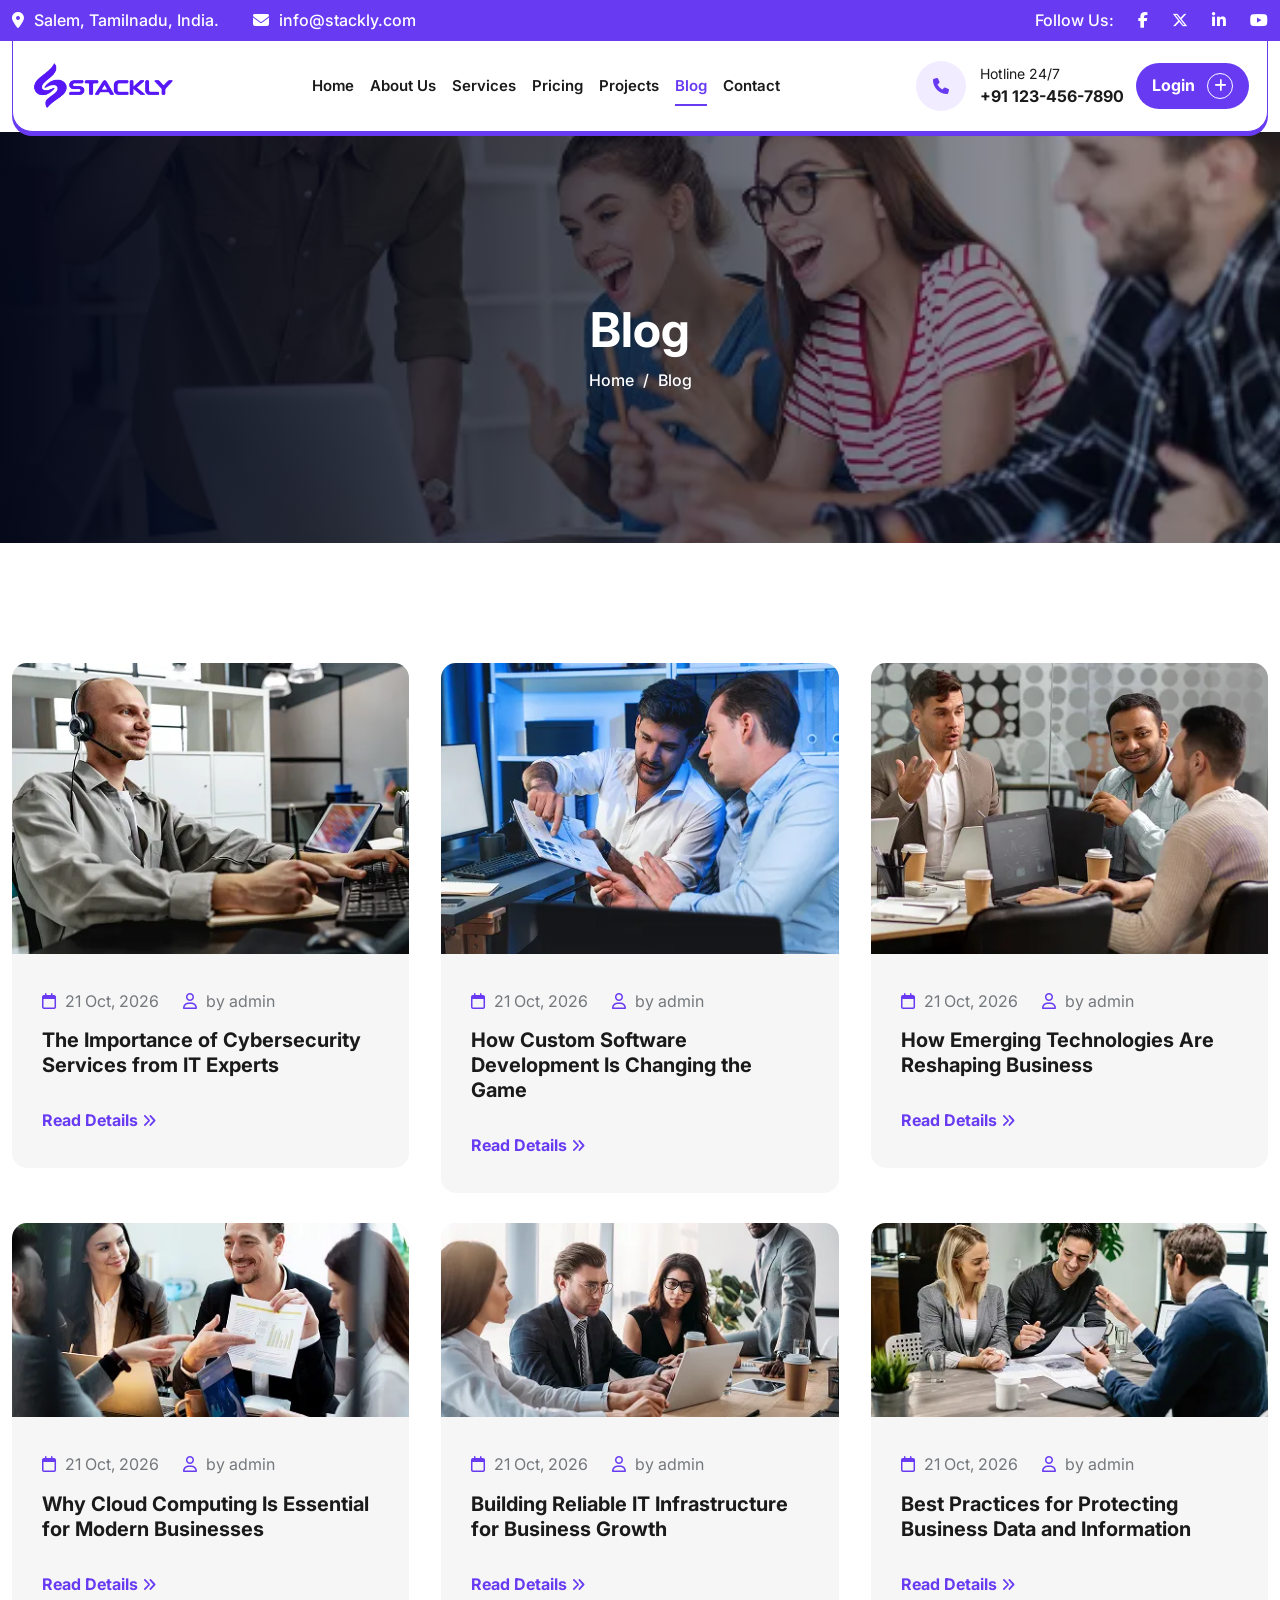
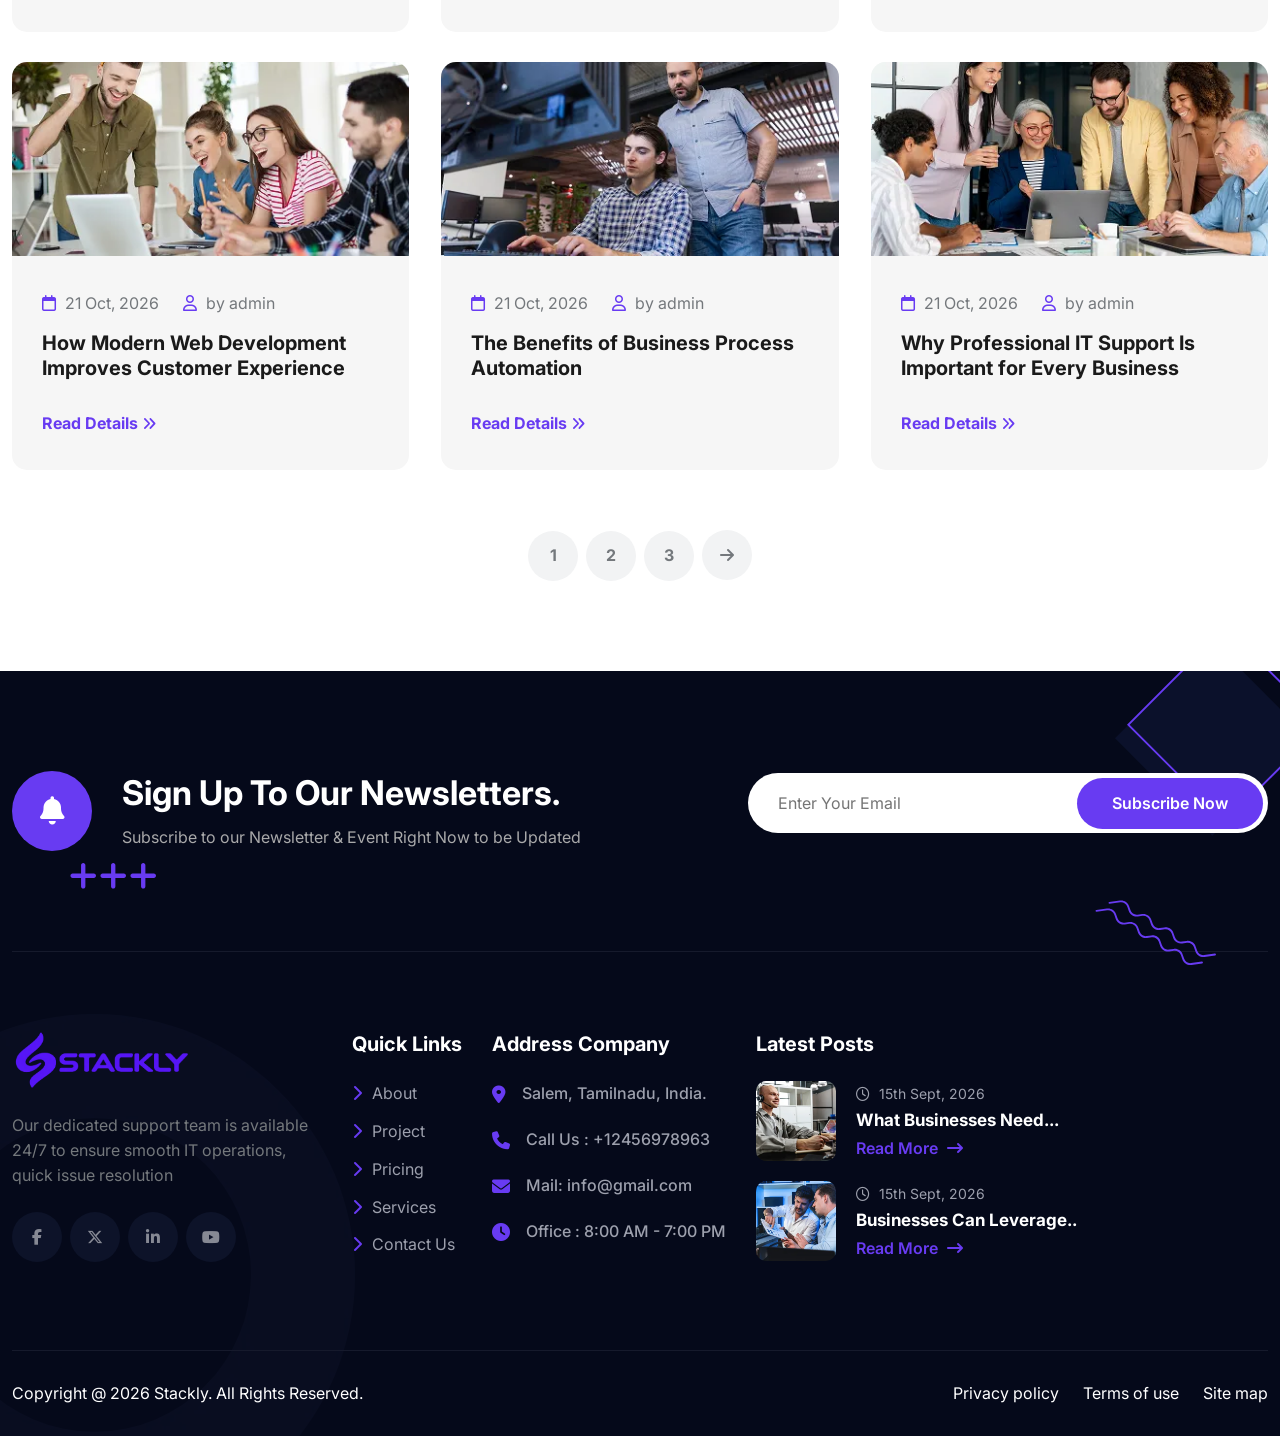
<file: blog.html>
<!DOCTYPE html>
  <html lang="en">
  <head>
  	<meta charset="UTF-8">
  	<title>Stackly - IT Solutions</title>
  	<meta name="viewport" content="width=device-width, initial-scale=1">
  	<link rel="stylesheet" href="assets/css/bootstrap.min.css">
  	<link rel="stylesheet" href="assets/css/fontawesome.css">
  	<link rel="stylesheet" href="assets/css/animate.css">
  	<link rel="stylesheet" href="assets/css/swiper.min.css">
  	<link rel="stylesheet" href="assets/css/jquery-ui.css"> 
  	<link rel="stylesheet" href="assets/css/magnific-popup.css">
  	<link rel="stylesheet" href="assets/css/style.css">
  </head>
  <body class="home-1">
  	<div id="preloader">
  		<div class="preloader-logo">
  			<a><img src="assets/img/logo/logo.webp" alt=""></a>
  		</div>
  	</div>
  	<div class="up">
  		<a href="#" class="scrollup text-center"><i class="fa-solid fa-arrow-up"></i></a>
  	</div>
<!-- Start of Header section
	============================================= -->
	<header id="tz-header" class="tz-header-section header_style_one txa_sticky_header">
		<div class="tz-header-top">
			<div class="container">
				<div class="tz-top-info-wrap d-flex justify-content-between align-items-center">
					<div class="tz-top-cta">
						<a><i class="fa-solid fa-location-dot"></i> Salem, Tamilnadu, India.</a>
						<a><i class="fa-solid fa-envelope"></i> <span class="__cf_email__">info@stackly.com</span></a>
					</div>
					<div class="tz-top-social">
						<span>Follow Us:</span>
						<a href="404.html"><i class="fa-brands fa-facebook-f"></i></a>
						<a href="404.html"><i class="fa-brands fa-x-twitter"></i></a>
						<a href="404.html"><i class="fa-brands fa-linkedin-in"></i></a>
						<a href="404.html"><i class="fa-brands fa-youtube"></i></a>
					</div>
				</div>

			</div>
		</div>
		<div class="tz-main-navigation-wrap">
			<div class="container">
				<div class="tz-main-navigation-area d-flex justify-content-between align-items-center">
					<div class="brand-logo">
						<a href="index.html"><img src="assets/img/logo/logo.webp" alt=""></a>
					</div>
					<div class="main-navigation-cta d-flex align-items-center ">
						<nav class="main-navigation clearfix ul-li">
							<ul id="main-nav" class="nav navbar-nav clearfix">
							    <li><a href="index.html">Home</a></li>
								<li><a href="about.html">About Us </a></li>
								<li><a href="service.html">Services</a></li>
								<li><a href="price.html">Pricing </a></li>
								<li><a href="project.html">Projects</a></li>
								<li><a class="active" href="blog.html">Blog</a></li>
								<li><a href="contact.html">Contact</a></li>
							</ul>
						</nav>
					</div>
					<div class="header-action d-flex align-items-center">
						<div class="header-cta d-flex align-items-center">
							<div class="item-icon d-flex justify-content-center align-items-center">
								<i class="fa-solid fa-phone"></i>
							</div>
							<div class="item-text headline pera-content">
								<span>Hotline 24/7</span>
								<a>+91 123-456-7890</a>
							</div>
						</div>
						<div class="header-cta-btn btn-spin">
							<a href="signin.html"><span>Login</span> <i class="fa-solid fa-plus"></i></a>
						</div>
						<button class="tz-mobile-btn-trigger mobile-menu-btn mobile_menu_button open_mobile_menu">
							<span></span>
							<span></span>
							<span></span>
						</button>
					</div>
				</div>
			</div>
		</div>
	</header>
	<!-- Mobile Menu -->
<!-- Mobile Menu -->
<div class="mobile_menu lenis lenis-smooth position-relative">
    <div class="mobile_menu_wrap">
        <div class="mobile_menu_overlay open_mobile_menu"></div>

        <div class="mobile_menu_content">
            <div class="mobile_menu_close open_mobile_menu">
                <i class="fas fa-times"></i>
            </div>

            <!-- Mobile Navigation: Same links as desktop -->
            <nav class="mobile-main-navigation clearfix ul-li">
                <ul id="m-main-nav" class="nav navbar-nav clearfix">
                    <li><a href="index.html">Home</a></li>
                    <li><a href="about.html">About Us</a></li>
                    <li><a href="service.html">Services</a></li>
                    <li><a href="price.html">Pricing</a></li>
                    <li><a href="project.html">Projects</a></li>
                    <li><a href="blog.html">Blog</a></li>
                    <li><a href="contact.html">Contact</a></li>
                </ul>
            </nav>

            <!-- Mobile Login Button -->
            <div class="mobile-login-btn">
                <a href="signin.html">
                    Login <i class="fa-solid fa-plus"></i>
                </a>
            </div>
        </div>
    </div>
</div>
<!-- End Mobile Menu -->

		<!-- /Mobile-Menu -->
	</div>

<!-- Start of Breadcrumb section
    ============================================= -->
    <section id="tz-breadcrumb" class="tz-breadcrumb-sec position-relative" data-background="assets/img/service/ser13.webp">
    	<div class="container">
    		<div class="tz-breadcrumb-content headline text-center ul-li">
    			<h2 class="bread_heading">Blog</h2>
    			<ul>
    				<li><a href="index.html">Home</a></li>
    				<li>Blog</li>
    			</ul>
    		</div>
    	</div>
    </section>
<!-- End of Breadcrumb section
    ============================================= -->

<!-- Start of Blog Grid section
    ============================================= -->
    
<section id="tz-blog-grid" class="tz-blog-grid-sec pt-120 pb-90">
    <div class="container">
        <div class="row justify-content-center">

            <!-- Blog 1 -->
            <div class="col-lg-4 col-md-6">
                <div class="tz-blog-item">
                    <div class="item-img">
                        <img src="assets/img/blog/blg1.webp" alt="Cybersecurity Services">
                    </div>
                    <div class="item-text headline">
                        <div class="item-meta">
                            <a href="404.html"><i class="fa-regular fa-calendar"></i> 21 Oct, 2026</a>
                            <a href="404.html"><i class="fa-regular fa-user"></i> by admin</a>
                        </div>
                        <h3 class="blog_title">
                            <a href="404.html">The Importance of Cybersecurity Services from IT Experts</a>
                        </h3>
                        <a class="read_more" href="404.html">Read Details <i class="fa-solid fa-angles-right"></i></a>
                    </div>
                </div>
            </div>

            <!-- Blog 2 -->
            <div class="col-lg-4 col-md-6">
                <div class="tz-blog-item">
                    <div class="item-img">
                        <img src="assets/img/blog/blg2.webp" alt="Custom Software Development">
                    </div>
                    <div class="item-text headline">
                        <div class="item-meta">
                            <a href="404.html"><i class="fa-regular fa-calendar"></i> 21 Oct, 2026</a>
                            <a href="404.html"><i class="fa-regular fa-user"></i> by admin</a>
                        </div>
                        <h3 class="blog_title">
                            <a href="404.html">How Custom Software Development Is Changing the Game</a>
                        </h3>
                        <a class="read_more" href="404.html">Read Details <i class="fa-solid fa-angles-right"></i></a>
                    </div>
                </div>
            </div>

            <!-- Blog 3 -->
            <div class="col-lg-4 col-md-6">
                <div class="tz-blog-item">
                    <div class="item-img">
                        <img src="assets/img/blog/blg3.webp" alt="Emerging Technologies">
                    </div>
                    <div class="item-text headline">
                        <div class="item-meta">
                            <a href="404.html"><i class="fa-regular fa-calendar"></i> 21 Oct, 2026</a>
                            <a href="404.html"><i class="fa-regular fa-user"></i> by admin</a>
                        </div>
                        <h3 class="blog_title">
                            <a href="404.html">How Emerging Technologies Are Reshaping Business</a>
                        </h3>
                        <a class="read_more" href="404.html">Read Details <i class="fa-solid fa-angles-right"></i></a>
                    </div>
                </div>
            </div>

            <!-- Blog 4 -->
            <div class="col-lg-4 col-md-6">
                <div class="tz-blog-item">
                    <div class="item-img">
                        <img src="assets/img/blog/blg16.webp" alt="Cloud Computing Solutions">
                    </div>
                    <div class="item-text headline">
                        <div class="item-meta">
                            <a href="404.html"><i class="fa-regular fa-calendar"></i> 21 Oct, 2026</a>
                            <a href="404.html"><i class="fa-regular fa-user"></i> by admin</a>
                        </div>
                        <h3 class="blog_title">
                            <a href="404.html">Why Cloud Computing Is Essential for Modern Businesses</a>
                        </h3>
                        <a class="read_more" href="404.html">Read Details <i class="fa-solid fa-angles-right"></i></a>
                    </div>
                </div>
            </div>

            <!-- Blog 5 -->
            <div class="col-lg-4 col-md-6">
                <div class="tz-blog-item">
                    <div class="item-img">
                        <img src="assets/img/blog/blg17.webp" alt="IT Infrastructure">
                    </div>
                    <div class="item-text headline">
                        <div class="item-meta">
                            <a href="404.html"><i class="fa-regular fa-calendar"></i> 21 Oct, 2026</a>
                            <a href="404.html"><i class="fa-regular fa-user"></i> by admin</a>
                        </div>
                        <h3 class="blog_title">
                            <a href="404.html">Building Reliable IT Infrastructure for Business Growth</a>
                        </h3>
                        <a class="read_more" href="404.html">Read Details <i class="fa-solid fa-angles-right"></i></a>
                    </div>
                </div>
            </div>

            <!-- Blog 6 -->
            <div class="col-lg-4 col-md-6">
                <div class="tz-blog-item">
                    <div class="item-img">
                        <img src="assets/img/blog/blg12.webp" alt="Data Security">
                    </div>
                    <div class="item-text headline">
                        <div class="item-meta">
                            <a href="404.html"><i class="fa-regular fa-calendar"></i> 21 Oct, 2026</a>
                            <a href="404.html"><i class="fa-regular fa-user"></i> by admin</a>
                        </div>
                        <h3 class="blog_title">
                            <a href="404.html">Best Practices for Protecting Business Data and Information</a>
                        </h3>
                        <a class="read_more" href="404.html">Read Details <i class="fa-solid fa-angles-right"></i></a>
                    </div>
                </div>
            </div>

            <!-- Blog 7 -->
            <div class="col-lg-4 col-md-6">
                <div class="tz-blog-item">
                    <div class="item-img">
                        <img src="assets/img/blog/blg13.webp" alt="Web Development">
                    </div>
                    <div class="item-text headline">
                        <div class="item-meta">
                            <a href="404.html"><i class="fa-regular fa-calendar"></i> 21 Oct, 2026</a>
                            <a href="404.html"><i class="fa-regular fa-user"></i> by admin</a>
                        </div>
                        <h3 class="blog_title">
                            <a href="404.html">How Modern Web Development Improves Customer Experience</a>
                        </h3>
                        <a class="read_more" href="404.html">Read Details <i class="fa-solid fa-angles-right"></i></a>
                    </div>
                </div>
            </div>

            <!-- Blog 8 -->
            <div class="col-lg-4 col-md-6">
                <div class="tz-blog-item">
                    <div class="item-img">
                        <img src="assets/img/blog/blg14.webp" alt="Business Automation">
                    </div>
                    <div class="item-text headline">
                        <div class="item-meta">
                            <a href="404.html"><i class="fa-regular fa-calendar"></i> 21 Oct, 2026</a>
                            <a href="404.html"><i class="fa-regular fa-user"></i> by admin</a>
                        </div>
                        <h3 class="blog_title">
                            <a href="404.html">The Benefits of Business Process Automation</a>
                        </h3>
                        <a class="read_more" href="404.html">Read Details <i class="fa-solid fa-angles-right"></i></a>
                    </div>
                </div>
            </div>

            <!-- Blog 9 -->
            <div class="col-lg-4 col-md-6">
                <div class="tz-blog-item">
                    <div class="item-img">
                        <img src="assets/img/blog/blg15.webp" alt="IT Support Services">
                    </div>
                    <div class="item-text headline">
                        <div class="item-meta">
                            <a href="404.html"><i class="fa-regular fa-calendar"></i> 21 Oct, 2026</a>
                            <a href="404.html"><i class="fa-regular fa-user"></i> by admin</a>
                        </div>
                        <h3 class="blog_title">
                            <a href="404.html">Why Professional IT Support Is Important for Every Business</a>
                        </h3>
                        <a class="read_more" href="404.html">Read Details <i class="fa-solid fa-angles-right"></i></a>
                    </div>
                </div>
            </div>

        </div>

        <!-- Pagination -->
        <div class="tz-pagination mt-30 ul-li text-center">
            <ul>
                <li><a href="404.html">1</a></li>
                <li><a href="404.html">2</a></li>
                <li><a href="404.html">3</a></li>
                <li><a href="404.html"><i class="fa-solid fa-arrow-right"></i></a></li>
            </ul>
        </div>

    </div>
</section>
<!-- End of Blog Grid section
    ============================================= -->


<!-- Start of Footer section
    ============================================= -->
    <footer id="tz-footer" class="tz-footer-sec position-relative pt-100">
    	<div class="tz-ftr-shape position-absolute">
    		<span class="ftr-shape1">
    			<svg width="26" height="26" viewBox="0 0 26 26" fill="none" xmlns="http://www.w3.org/2000/svg">
    				<path d="M23.837 10.6133H15.3867V2.16305C15.3867 0.980582 14.4061 0 13.2237 0C12.0412 0 11.0606 0.980582 11.0606 2.16305V10.6133H2.61031C1.42785 10.6133 0.447266 11.5939 0.447266 12.7764C0.447266 13.9588 1.42785 14.9394 2.61031 14.9394H11.0606V23.3898C11.0606 24.5722 12.0412 25.5528 13.2237 25.5528C14.4061 25.5528 15.3867 24.5722 15.3867 23.3898V14.9394H23.837C25.0195 14.9394 26 13.9588 26 12.7764C26 11.5939 25.0483 10.6133 23.837 10.6133Z" fill="#683BF2"/>
    			</svg>
    		</span>
    		<span class="ftr-shape2">
    			<svg width="26" height="26" viewBox="0 0 26 26" fill="none" xmlns="http://www.w3.org/2000/svg">
    				<path d="M23.837 10.6133H15.3867V2.16305C15.3867 0.980582 14.4061 0 13.2237 0C12.0412 0 11.0606 0.980582 11.0606 2.16305V10.6133H2.61031C1.42785 10.6133 0.447266 11.5939 0.447266 12.7764C0.447266 13.9588 1.42785 14.9394 2.61031 14.9394H11.0606V23.3898C11.0606 24.5722 12.0412 25.5528 13.2237 25.5528C14.4061 25.5528 15.3867 24.5722 15.3867 23.3898V14.9394H23.837C25.0195 14.9394 26 13.9588 26 12.7764C26 11.5939 25.0483 10.6133 23.837 10.6133Z" fill="#683BF2"/>
    			</svg>
    		</span>
    		<span class="ftr-shape3">
    			<svg width="26" height="26" viewBox="0 0 26 26" fill="none" xmlns="http://www.w3.org/2000/svg">
    				<path d="M23.837 10.6133H15.3867V2.16305C15.3867 0.980582 14.4061 0 13.2237 0C12.0412 0 11.0606 0.980582 11.0606 2.16305V10.6133H2.61031C1.42785 10.6133 0.447266 11.5939 0.447266 12.7764C0.447266 13.9588 1.42785 14.9394 2.61031 14.9394H11.0606V23.3898C11.0606 24.5722 12.0412 25.5528 13.2237 25.5528C14.4061 25.5528 15.3867 24.5722 15.3867 23.3898V14.9394H23.837C25.0195 14.9394 26 13.9588 26 12.7764C26 11.5939 25.0483 10.6133 23.837 10.6133Z" fill="#683BF2"/>
    			</svg>
    		</span>
    	</div>
    	<div class="tz-ftr-sh1 position-absolute">
    		<svg width="198" height="198" viewBox="0 0 198 198" fill="none" xmlns="http://www.w3.org/2000/svg">
    			<path d="M98.6491 197.298L0 98.6491L98.6491 0L197.298 98.6491L98.6491 197.298ZM2.65253 98.6678L98.6491 194.664L194.646 98.6678L98.6491 2.67124L2.65253 98.6678Z" fill="#683BF2"/>
    		</svg>
    	</div>
    	<div class="tz-ftr-sh2 position-absolute">
    		<svg width="195" height="195" viewBox="0 0 195 195" fill="none" xmlns="http://www.w3.org/2000/svg">
    			<path d="M97.3212 0.000138268L0 97.3213L97.3212 194.642L194.642 97.3213L97.3212 0.000138268Z" fill="#0B112B"/>
    		</svg>
    	</div>
    	<div class="tz-ftr-sh3 position-absolute">
    		<svg width="108" height="58" viewBox="0 0 108 58" fill="none" xmlns="http://www.w3.org/2000/svg">
    			<path d="M107.806 54.9683C107.67 55.1918 107.429 55.3732 107.141 55.4166L96.4869 56.9475C92.5596 57.5135 88.7591 55.2065 87.4489 51.4611L85.8923 47.0417C84.8821 44.134 81.928 42.3408 78.8822 42.7864L74.2592 43.4546C70.3318 44.0206 66.5314 41.7136 65.2211 37.9682L63.6805 33.5585C62.6703 30.6508 59.7162 28.8575 56.6704 29.3032L52.0474 29.9713C48.12 30.5374 44.3195 28.2304 42.9934 24.4753L41.4527 20.0656C40.4425 17.1579 37.4884 15.3646 34.4427 15.8102L29.8196 16.4784C25.8922 17.0444 22.0918 14.7374 20.7656 10.9824L19.2249 6.57263C18.2148 3.66493 15.2606 1.87168 12.2149 2.31731L1.57732 3.85786C1.0675 3.94173 0.595271 3.56771 0.527368 3.0676C0.443497 2.55779 0.817564 2.08556 1.31768 2.01765L11.9553 0.477057C15.8827 -0.0889696 19.6831 2.21801 20.9933 5.96341L22.534 10.3731C23.5441 13.2808 26.4983 15.0741 29.544 14.6284L34.1671 13.9603C38.0945 13.3943 41.8949 15.7012 43.2211 19.4563L44.7617 23.8661C45.7719 26.7738 48.726 28.567 51.7718 28.1214L56.3949 27.4532C60.3222 26.8872 64.1227 29.1942 65.4329 32.9396L66.9735 37.3493C67.9837 40.257 70.9378 42.0502 73.9836 41.6046L78.6067 40.9365C82.534 40.3704 86.3345 42.6774 87.6447 46.4228L89.2013 50.8422C90.2115 53.7499 93.1656 55.5432 96.2114 55.0976L106.865 53.5666C107.375 53.4828 107.847 53.8568 107.915 54.357C107.965 54.5622 107.913 54.7926 107.806 54.9683Z" fill="#683BF2"/>
    		</svg>
    	</div>
    	<div class="tz-ftr-sh4 position-absolute">
    		<svg width="108" height="58" viewBox="0 0 108 58" fill="none" xmlns="http://www.w3.org/2000/svg">
    			<path d="M107.806 54.9683C107.67 55.1918 107.429 55.3732 107.141 55.4166L96.4869 56.9475C92.5596 57.5135 88.7591 55.2065 87.4489 51.4611L85.8923 47.0417C84.8821 44.134 81.928 42.3408 78.8822 42.7864L74.2592 43.4546C70.3318 44.0206 66.5314 41.7136 65.2211 37.9682L63.6805 33.5585C62.6703 30.6508 59.7162 28.8575 56.6704 29.3032L52.0474 29.9713C48.12 30.5374 44.3195 28.2304 42.9934 24.4753L41.4527 20.0656C40.4425 17.1579 37.4884 15.3646 34.4427 15.8102L29.8196 16.4784C25.8922 17.0444 22.0918 14.7374 20.7656 10.9824L19.2249 6.57263C18.2148 3.66493 15.2606 1.87168 12.2149 2.31731L1.57732 3.85786C1.0675 3.94173 0.595271 3.56771 0.527368 3.0676C0.443497 2.55779 0.817564 2.08556 1.31768 2.01765L11.9553 0.477057C15.8827 -0.0889696 19.6831 2.21801 20.9933 5.96341L22.534 10.3731C23.5441 13.2808 26.4983 15.0741 29.544 14.6284L34.1671 13.9603C38.0945 13.3943 41.8949 15.7012 43.2211 19.4563L44.7617 23.8661C45.7719 26.7738 48.726 28.567 51.7718 28.1214L56.3949 27.4532C60.3222 26.8872 64.1227 29.1942 65.4329 32.9396L66.9735 37.3493C67.9837 40.257 70.9378 42.0502 73.9836 41.6046L78.6067 40.9365C82.534 40.3704 86.3345 42.6774 87.6447 46.4228L89.2013 50.8422C90.2115 53.7499 93.1656 55.5432 96.2114 55.0976L106.865 53.5666C107.375 53.4828 107.847 53.8568 107.915 54.357C107.965 54.5622 107.913 54.7926 107.806 54.9683Z" fill="#683BF2"/>
    		</svg>
    	</div>
    	<div class="tz-ftr-sh5 position-absolute">
    		<img src="assets/img/shape/circle3.webp" alt="">
    	</div>
    	<div class="container">
    		<div class="tz-footer-newsletter pb-100 d-flex align-items-center justify-content-between">
    			<div class="tz-ft-news-text headline pera-content d-flex align-items-center">
    				<div class="item-icon d-flex align-items-center justify-content-center">
    					<i class="fa-solid fa-bell"></i>
    				</div>
    				<div class="item-text">
    					<h3>Sign Up To Our Newsletters.</h3>
    					<span>Subscribe to our Newsletter & Event Right Now to be Updated</span>
    				</div>
    			</div>
    			<div class="tz-ft-news-form position-relative">
    			
<form id="subscribeForm" action="#" method="post" novalidate>
    <input
        type="email"
        id="email"
        name="email"
        placeholder="Enter Your Email"
        required
    >

    <button type="submit">Subscribe Now</button>

    <p id="emailMessage" role="status" aria-live="polite"></p>
</form>

<style>
    #emailMessage {
        margin-top: 8px;
        font-size: 14px;
    }

    #emailMessage.error {
        color: red;
    }

    #emailMessage.success {
        color: green;
    }
</style>

<script>

document.getElementById("subscribeForm").addEventListener("submit", function (e) {
    e.preventDefault();

    const email = document.getElementById("email");
    const message = document.getElementById("emailMessage");

    message.textContent = "";
    message.className = "";

    if (email.value.trim() === "") {
        message.textContent = "Please enter your email address.";
        message.className = "error";
        email.focus();
        return;
    }

    if (!email.checkValidity()) {
        message.textContent = "Please enter a valid email address.";
        message.className = "error";
        email.focus();
        return;
    }

    window.location.href = "404.html";
});

</script>

    			</div>
    		</div>
    		<div class="tz-footer-widget-wrap pt-80 pb-80 d-flex">
    			<div class="tz-footer-widget headline pera-content">
    				<div class="logo-widget">
    					<div class="brand-logo">
    						<a href="index.html"><img src="assets/img/logo/logo.webp" alt=""></a>
    					</div>
    					<p>Our dedicated support team is available 24/7 to ensure smooth IT operations, quick issue resolution</p>
    					<div class="footer-social d-flex">
    						<a href="404.html"><i class="fa-brands fa-facebook-f"></i></a>
    						<a href="404.html"><i class="fa-brands fa-x-twitter"></i></a>
    						<a href="404.html"><i class="fa-brands fa-linkedin-in"></i></a>
    						<a href="404.html"><i class="fa-brands fa-youtube"></i></a>	
    					</div>
    				</div>
    			</div>
    			<div class="tz-footer-widget headline pera-content">
    				<div class="menu-widget ul-li-block">
    					<h3 class="widget-title">Quick Links</h3>
    					<ul>
    						<li><a href="about.html">About</a></li>
    						<li><a href="project.html">Project</a></li>
    						<li><a href="price.html">Pricing</a></li>
    						<li><a href="service.html">Services</a></li>
    						<li><a href="contact.html">Contact Us</a></li>
    					</ul>
    				</div>
    			</div>
    			<div class="tz-footer-widget headline pera-content">
    				<div class="cta-widget ul-li-block">
    					<h3 class="widget-title">Address Company</h3>
    					<div class="cta-info-wrap">
    						<div class="cta-info d-flex">
    							<div class="info-icon">
    								<i class="fa-solid fa-location-dot"></i>
    							</div>
    							<div class="info-text">
    								Salem, Tamilnadu, India.
    							</div>
    						</div>
    						<div class="cta-info d-flex">
    							<div class="info-icon">
    								<i class="fa-solid fa-phone"></i>
    							</div>
    							<div class="info-text">
    								Call Us : +12456978963
    							</div>
    						</div>
    						<div class="cta-info d-flex">
    							<div class="info-icon">
    								<i class="fa-solid fa-envelope"></i>
    							</div>
    							<div class="info-text">
    								Mail: <a class="__cf_email__">info@gmail.com</a>
    							</div>
    						</div>
    						<div class="cta-info d-flex">
    							<div class="info-icon">
    								<i class="fa-solid fa-clock"></i>
    							</div>
    							<div class="info-text">
    								Office : 8:00 AM - 7:00 PM
    							</div>
    						</div>
    					</div>
    				</div>
    			</div>
    			<div class="tz-footer-widget headline pera-content">
    				<div class="recent-widget ul-li-block">
    					<h3 class="widget-title">Latest Posts</h3>
    					<div class="recent-post-wrap">
    						<div class="tz-recent-post d-flex align-items-center">
    							<div class="item-img">
    								<img src="assets/img/blog/blg1.webp" alt="">
    							</div>
    							<div class="item-text">
    								<span><i class="fa-regular fa-clock"></i> 15th Sept, 2026</span>
    								<h3><a href="404.html">What Businesses Need...</a></h3>
    								<a class="read_more" href="404.html">Read More  <i class="fa-solid fa-arrow-right-long"></i></a>
    							</div>
    						</div>
    						<div class="tz-recent-post d-flex align-items-center">
    							<div class="item-img">
    								<img src="assets/img/blog/blg2.webp" alt="">
    							</div>
    							<div class="item-text">
    								<span><i class="fa-regular fa-clock"></i> 15th Sept, 2026</span>
    								<h3><a href="404.html">Businesses Can Leverage..</a></h3>
    								<a class="read_more" href="404.html">Read More  <i class="fa-solid fa-arrow-right-long"></i></a>
    							</div>
    						</div>
    					</div>
    				</div>
    			</div>
    		</div>
    		<div class="tz-footer-copyright d-flex justify-content-between pera-content ul-li">
    			<p>Copyright @ 2026 Stackly. All Rights Reserved.</p>
    			<div class="tz-footer-menu">
    				<ul>
    					<li><a href="404.html">Privacy policy</a></li>
    					<li><a href="404.html">Terms of use</a></li>
    					<li><a href="404.html">Site map</a></li>
    				</ul>
    			</div>
    		</div>
    	</div>
    </footer>        
<!-- End of Footer section
    ============================================= -->    

    <!-- For Js Library -->
    <script src="assets/js/jquery-3.7.0.min.js"></script>
    <script src="assets/js/bootstrap.bundle.min.js"></script>
    <script src="assets/js/swiper-bundle.min.js"></script>
    <script src="assets/js/wow.min.js"></script>
    <script src="assets/js/appear.js"></script>
    <script src="assets/js/gsap.min.js"></script>
    <script src="assets/js/knob.js"></script>
    <script src="assets/js/jquery.counterup.min.js"></script>
    <script src="assets/js/isotope.pkgd.min.js"></script>
    <script src="assets/js/imagesloaded.pkgd.min.js"></script>
    <script src="assets/js/waypoints.min.js"></script>
    <script src="assets/js/jqueryui.js"></script>
    <script src="assets/js/jquery.magnific-popup.min.js"></script>
    <script src="assets/js/jquery.marquee.min.js"></script>
    <script src="assets/js/lenis.min.js"></script>
    <script src="assets/js/split-type.min.js"></script>
    <script src="assets/js/CustomEase.min.js"></script>
    <script src="assets/js/ScrollTrigger.min.js"></script>
    <script src="assets/js/SplitText.min.js"></script>
    <script src="assets/js/script.js"></script>

</body>
</html>
</file>
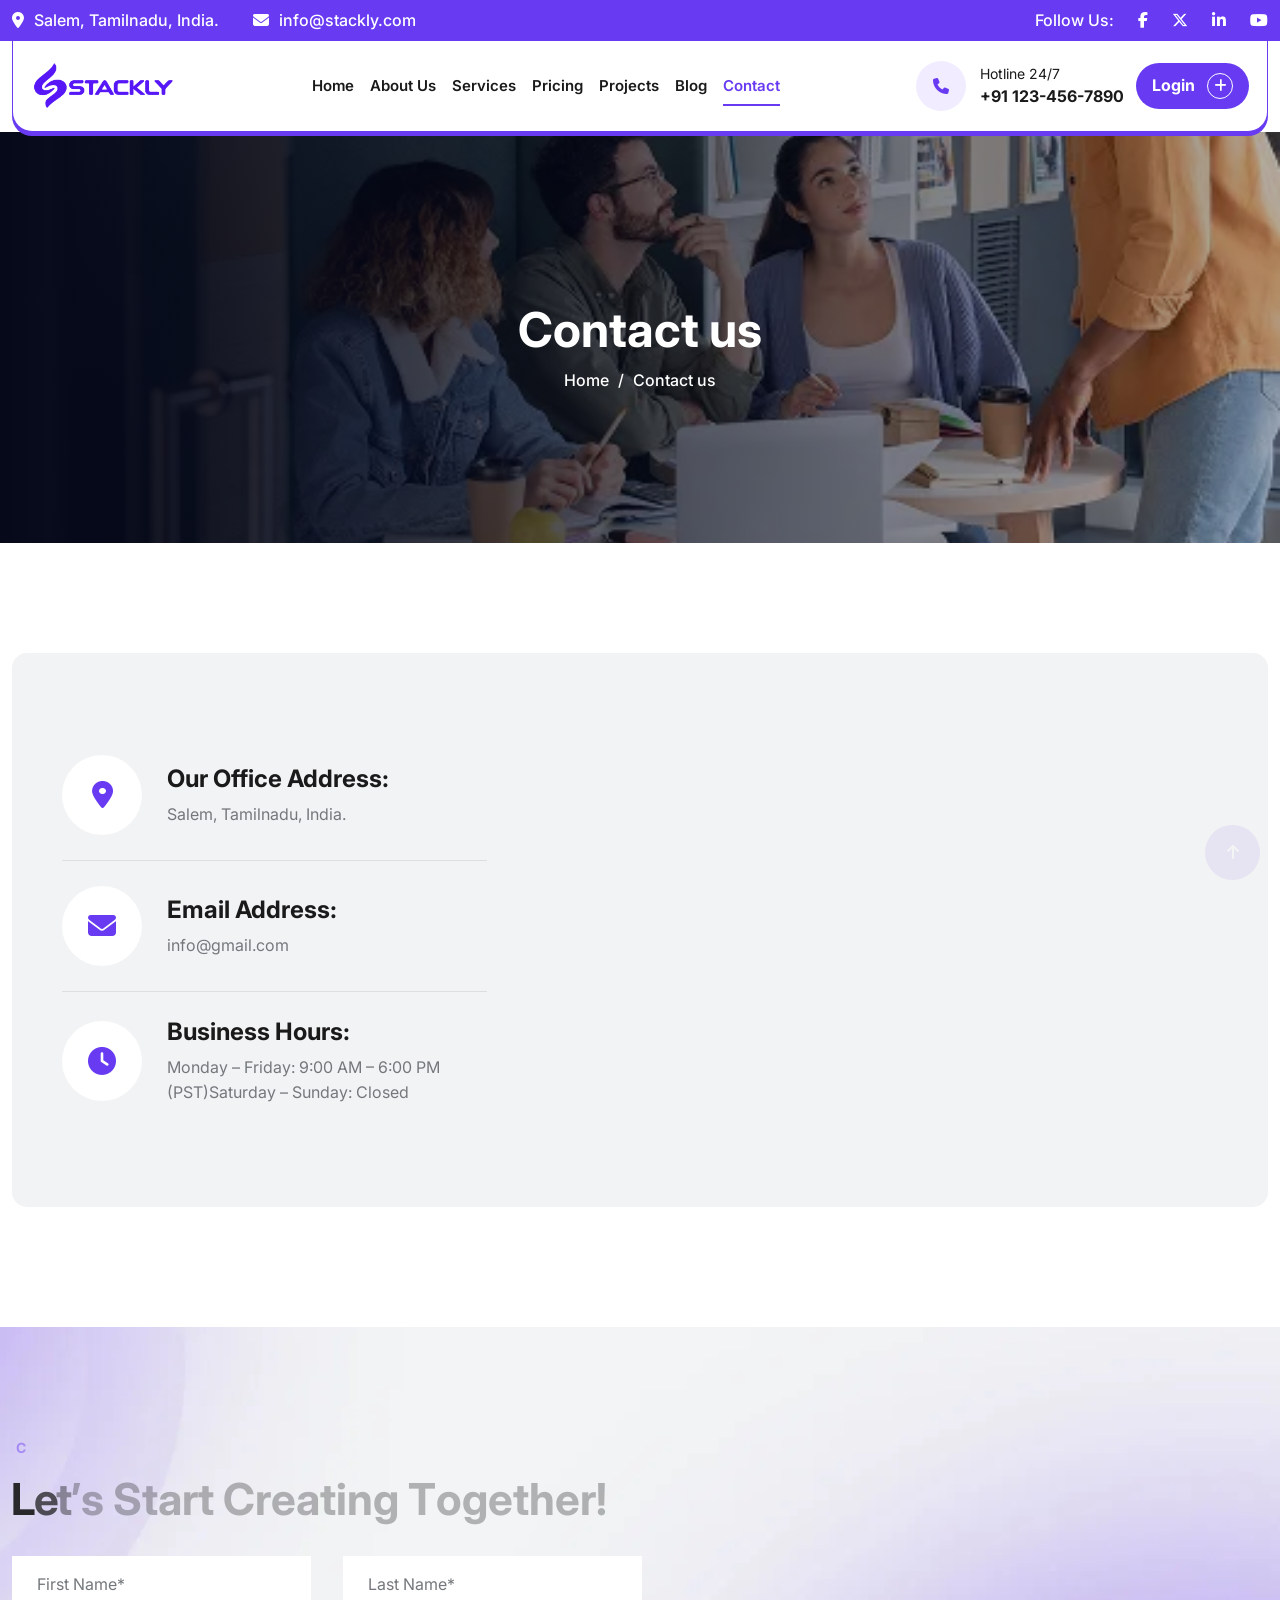
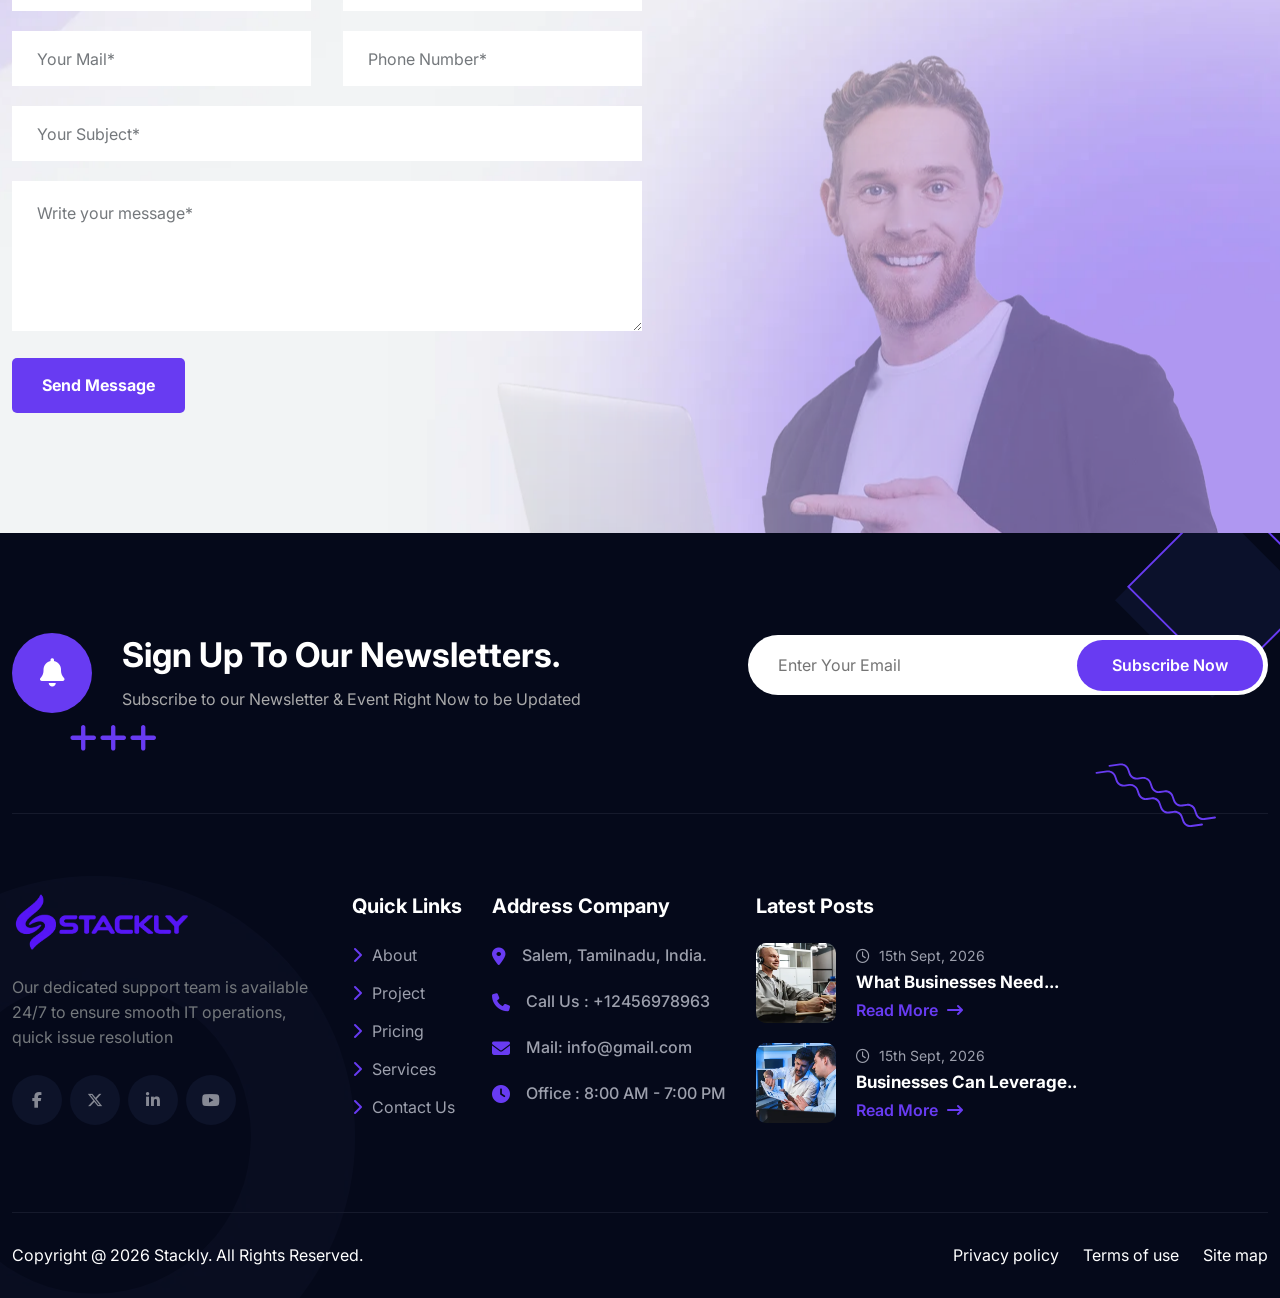
<file: contact.html>
<!DOCTYPE html>
  <html lang="en">
  <head>
  	<meta charset="UTF-8">
  	<title>Stackly - IT Solutions</title>
  	<meta name="viewport" content="width=device-width, initial-scale=1">
  	<link rel="stylesheet" href="assets/css/bootstrap.min.css">
  	<link rel="stylesheet" href="assets/css/fontawesome.css">
  	<link rel="stylesheet" href="assets/css/animate.css">
  	<link rel="stylesheet" href="assets/css/swiper.min.css">
  	<link rel="stylesheet" href="assets/css/jquery-ui.css"> 
  	<link rel="stylesheet" href="assets/css/magnific-popup.css">
  	<link rel="stylesheet" href="assets/css/style.css">
  </head>
  <body class="home-1">
  	<div id="preloader">
  		<div class="preloader-logo">
  			<a><img src="assets/img/logo/logo.webp" alt=""></a>
  		</div>
  	</div>
  	<div class="up">
  		<a href="#" class="scrollup text-center"><i class="fa-solid fa-arrow-up"></i></a>
  	</div>
<!-- Start of Header section
	============================================= -->
	<header id="tz-header" class="tz-header-section header_style_one txa_sticky_header">
		<div class="tz-header-top">
			<div class="container">
				<div class="tz-top-info-wrap d-flex justify-content-between align-items-center">
					<div class="tz-top-cta">
						<a><i class="fa-solid fa-location-dot"></i> Salem, Tamilnadu, India.</a>
						<a><i class="fa-solid fa-envelope"></i> <span class="__cf_email__">info@stackly.com</span></a>
					</div>
					<div class="tz-top-social">
						<span>Follow Us:</span>
						<a href="404.html"><i class="fa-brands fa-facebook-f"></i></a>
						<a href="404.html"><i class="fa-brands fa-x-twitter"></i></a>
						<a href="404.html"><i class="fa-brands fa-linkedin-in"></i></a>
						<a href="404.html"><i class="fa-brands fa-youtube"></i></a>
					</div>
				</div>

			</div>
		</div>
		<div class="tz-main-navigation-wrap">
			<div class="container">
				<div class="tz-main-navigation-area d-flex justify-content-between align-items-center">
					<div class="brand-logo">
						<a href="index.html"><img src="assets/img/logo/logo.webp" alt=""></a>
					</div>
					<div class="main-navigation-cta d-flex align-items-center ">
						<nav class="main-navigation clearfix ul-li">
							<ul id="main-nav" class="nav navbar-nav clearfix">
							    <li><a href="index.html">Home</a></li>
								<li><a href="about.html">About Us </a></li>
								<li><a href="service.html">Services</a></li>
								<li><a href="price.html">Pricing </a></li>
								<li><a href="project.html">Projects</a></li>
								<li><a href="blog.html">Blog</a></li>
								<li><a class="active" href="contact.html">Contact</a></li>
							</ul>
						</nav>
					</div>
					<div class="header-action d-flex align-items-center">
						<div class="header-cta d-flex align-items-center">
							<div class="item-icon d-flex justify-content-center align-items-center">
								<i class="fa-solid fa-phone"></i>
							</div>
							<div class="item-text headline pera-content">
								<span>Hotline 24/7</span>
								<a>+91 123-456-7890</a>
							</div>
						</div>
						<div class="header-cta-btn btn-spin">
							<a href="signin.html"><span>Login</span> <i class="fa-solid fa-plus"></i></a>
						</div>
						<button class="tz-mobile-btn-trigger mobile-menu-btn mobile_menu_button open_mobile_menu">
							<span></span>
							<span></span>
							<span></span>
						</button>
					</div>
				</div>
			</div>
		</div>
	</header>
	<!-- Mobile Menu -->
<!-- Mobile Menu -->
<div class="mobile_menu lenis lenis-smooth position-relative">
    <div class="mobile_menu_wrap">
        <div class="mobile_menu_overlay open_mobile_menu"></div>

        <div class="mobile_menu_content">
            <div class="mobile_menu_close open_mobile_menu">
                <i class="fas fa-times"></i>
            </div>

            <!-- Mobile Navigation: Same links as desktop -->
            <nav class="mobile-main-navigation clearfix ul-li">
                <ul id="m-main-nav" class="nav navbar-nav clearfix">
                    <li><a href="index.html">Home</a></li>
                    <li><a href="about.html">About Us</a></li>
                    <li><a href="service.html">Services</a></li>
                    <li><a href="price.html">Pricing</a></li>
                    <li><a href="project.html">Projects</a></li>
                    <li><a href="blog.html">Blog</a></li>
                    <li><a href="contact.html">Contact</a></li>
                </ul>
            </nav>

            <!-- Mobile Login Button -->
            <div class="mobile-login-btn">
                <a href="signin.html">
                    Login <i class="fa-solid fa-plus"></i>
                </a>
            </div>
        </div>
    </div>
</div>
<!-- End Mobile Menu -->

		<!-- /Mobile-Menu -->
	</div>

<!-- Start of Breadcrumb section
    ============================================= -->
    <section id="tz-breadcrumb" class="tz-breadcrumb-sec position-relative" data-background="assets/img/service/ser15.webp">
    	<div class="container">
    		<div class="tz-breadcrumb-content headline text-center ul-li">
    			<h2 class="bread_heading">Contact us</h2>
    			<ul>
    				<li><a href="index.html">Home</a></li>
    				<li>Contact us</li>
    			</ul>
    		</div>
    	</div>
    </section>
<!-- End of Breadcrumb section
    ============================================= -->

<!-- Start of Contact page section
    ============================================= -->
    <section id="tz-cnt-map" class="tz-cnt-map-sec pt-110 pb-120">
    	<div class="container">
    		<div class="tz-cnt-map-content">
    			<div class="tz-cnt-map-cta">
    				<div class="tz-cnt-cta-item d-flex align-items-center">
    					<div class="item-icon d-flex justify-content-center align-items-center">
    						<i class="fa-solid fa-location-dot"></i>
    					</div>
    					<div class="item-text headline pera-content">
    						<h3>Our Office Address:</h3>
    						<p>Salem, Tamilnadu, India.</p>
    					</div>
    				</div>
    				<div class="tz-cnt-cta-item d-flex align-items-center">
    					<div class="item-icon d-flex justify-content-center align-items-center">
    						<i class="fa-solid fa-envelope"></i>
    					</div>
    					<div class="item-text headline pera-content">
    						<h3>Email Address:</h3>
    						<p><a class="__cf_email__">info@gmail.com</a>
    					</div>
    				</div>
    				<div class="tz-cnt-cta-item d-flex align-items-center">
    					<div class="item-icon d-flex justify-content-center align-items-center">
    						<i class="fa-solid fa-clock"></i>
    					</div>
    					<div class="item-text headline pera-content">
    						<h3>Business Hours:</h3>
    						<p>Monday – Friday: 9:00 AM – 6:00 PM (PST)Saturday – Sunday: Closed</p>
    					</div>
    				</div>
    			</div>
    			<div class="tz-cnt-map-frame">
    				<iframe
    class="map mb-25"
    src="https://maps.google.com/maps?q=Salem,Tamil%20Nadu,India&output=embed"
    height="422"
    width="100%"
    style="border:0;"
    allowfullscreen=""
    loading="lazy"
    referrerpolicy="no-referrer-when-downgrade">
</iframe>
    			</div>
    		</div>
    	</div>
    </section>
<!-- End of Contact page section
    ============================================= -->    

<!-- Start of Contact page section
    ============================================= -->
    <section id="tz-cnt-form" class="tz-cnt-form-sec pt-110 pb-120 position-relative" data-background="assets/img/bg/cn-bg.webp">
    	<span class="tz-cnt-img top_view position-absolute"><img src="assets/img/about/cn2.webp" alt=""></span>
    	<div class="container">
    		<div class="tz-cnt-form-content">
    			<div class="tz-section-title headline">
    				<div class="subtitle tz-sub-tilte tz-sub-anim  text-uppercase">
    					Contact Us
    				</div>
    				<h2 class="sec_title  tz-itm-title tz-itm-anim">Let’s Start Creating Together!</h2>
    				<div class="tz-cnt-content mt-30">
    	<form action="404.html" method="get" id="contactForm">
    <div class="row">
        <div class="col-lg-6 col-md-12">
            <input type="text" name="first_name" placeholder="First Name*"
                   required minlength="2"
                   pattern="[A-Za-z ]+"
                   title="Please enter a valid first name.">
        </div>

        <div class="col-lg-6 col-md-12">
            <input type="text" name="last_name" placeholder="Last Name*"
                   required minlength="2"
                   pattern="[A-Za-z ]+"
                   title="Please enter a valid last name.">
        </div>

        <div class="col-lg-6 col-md-12">
            <input type="email" name="email" placeholder="Your Mail*"
                   required
                   title="Please enter a valid email address.">
        </div>

        <div class="col-lg-6 col-md-12">
            <input type="tel" name="phone" placeholder="Phone Number*"
                   required
                   pattern="[0-9]{10}"
                   maxlength="10"
                   inputmode="numeric"
                   title="Please enter a valid 10-digit phone number.">
        </div>

        <div class="col-lg-12 col-md-12">
            <input type="text" name="subject" placeholder="Your Subject*"
                   required minlength="3">
        </div>

        <div class="col-lg-12 col-md-12">
            <textarea name="message" placeholder="Write your message*"
                      required minlength="10"></textarea>
        </div>

        <div class="col-lg-12 col-md-12">
            <button type="submit">Send Message</button>
        </div>
    </div>
</form>
    				</div> 
    			</div>
    		</div>
    	</div>
    </section>
<!-- End of Contact page section
    ============================================= --> 


<!-- Start of Footer section
    ============================================= -->
    <footer id="tz-footer" class="tz-footer-sec position-relative pt-100">
    	<div class="tz-ftr-shape position-absolute">
    		<span class="ftr-shape1">
    			<svg width="26" height="26" viewBox="0 0 26 26" fill="none" xmlns="http://www.w3.org/2000/svg">
    				<path d="M23.837 10.6133H15.3867V2.16305C15.3867 0.980582 14.4061 0 13.2237 0C12.0412 0 11.0606 0.980582 11.0606 2.16305V10.6133H2.61031C1.42785 10.6133 0.447266 11.5939 0.447266 12.7764C0.447266 13.9588 1.42785 14.9394 2.61031 14.9394H11.0606V23.3898C11.0606 24.5722 12.0412 25.5528 13.2237 25.5528C14.4061 25.5528 15.3867 24.5722 15.3867 23.3898V14.9394H23.837C25.0195 14.9394 26 13.9588 26 12.7764C26 11.5939 25.0483 10.6133 23.837 10.6133Z" fill="#683BF2"/>
    			</svg>
    		</span>
    		<span class="ftr-shape2">
    			<svg width="26" height="26" viewBox="0 0 26 26" fill="none" xmlns="http://www.w3.org/2000/svg">
    				<path d="M23.837 10.6133H15.3867V2.16305C15.3867 0.980582 14.4061 0 13.2237 0C12.0412 0 11.0606 0.980582 11.0606 2.16305V10.6133H2.61031C1.42785 10.6133 0.447266 11.5939 0.447266 12.7764C0.447266 13.9588 1.42785 14.9394 2.61031 14.9394H11.0606V23.3898C11.0606 24.5722 12.0412 25.5528 13.2237 25.5528C14.4061 25.5528 15.3867 24.5722 15.3867 23.3898V14.9394H23.837C25.0195 14.9394 26 13.9588 26 12.7764C26 11.5939 25.0483 10.6133 23.837 10.6133Z" fill="#683BF2"/>
    			</svg>
    		</span>
    		<span class="ftr-shape3">
    			<svg width="26" height="26" viewBox="0 0 26 26" fill="none" xmlns="http://www.w3.org/2000/svg">
    				<path d="M23.837 10.6133H15.3867V2.16305C15.3867 0.980582 14.4061 0 13.2237 0C12.0412 0 11.0606 0.980582 11.0606 2.16305V10.6133H2.61031C1.42785 10.6133 0.447266 11.5939 0.447266 12.7764C0.447266 13.9588 1.42785 14.9394 2.61031 14.9394H11.0606V23.3898C11.0606 24.5722 12.0412 25.5528 13.2237 25.5528C14.4061 25.5528 15.3867 24.5722 15.3867 23.3898V14.9394H23.837C25.0195 14.9394 26 13.9588 26 12.7764C26 11.5939 25.0483 10.6133 23.837 10.6133Z" fill="#683BF2"/>
    			</svg>
    		</span>
    	</div>
    	<div class="tz-ftr-sh1 position-absolute">
    		<svg width="198" height="198" viewBox="0 0 198 198" fill="none" xmlns="http://www.w3.org/2000/svg">
    			<path d="M98.6491 197.298L0 98.6491L98.6491 0L197.298 98.6491L98.6491 197.298ZM2.65253 98.6678L98.6491 194.664L194.646 98.6678L98.6491 2.67124L2.65253 98.6678Z" fill="#683BF2"/>
    		</svg>
    	</div>
    	<div class="tz-ftr-sh2 position-absolute">
    		<svg width="195" height="195" viewBox="0 0 195 195" fill="none" xmlns="http://www.w3.org/2000/svg">
    			<path d="M97.3212 0.000138268L0 97.3213L97.3212 194.642L194.642 97.3213L97.3212 0.000138268Z" fill="#0B112B"/>
    		</svg>
    	</div>
    	<div class="tz-ftr-sh3 position-absolute">
    		<svg width="108" height="58" viewBox="0 0 108 58" fill="none" xmlns="http://www.w3.org/2000/svg">
    			<path d="M107.806 54.9683C107.67 55.1918 107.429 55.3732 107.141 55.4166L96.4869 56.9475C92.5596 57.5135 88.7591 55.2065 87.4489 51.4611L85.8923 47.0417C84.8821 44.134 81.928 42.3408 78.8822 42.7864L74.2592 43.4546C70.3318 44.0206 66.5314 41.7136 65.2211 37.9682L63.6805 33.5585C62.6703 30.6508 59.7162 28.8575 56.6704 29.3032L52.0474 29.9713C48.12 30.5374 44.3195 28.2304 42.9934 24.4753L41.4527 20.0656C40.4425 17.1579 37.4884 15.3646 34.4427 15.8102L29.8196 16.4784C25.8922 17.0444 22.0918 14.7374 20.7656 10.9824L19.2249 6.57263C18.2148 3.66493 15.2606 1.87168 12.2149 2.31731L1.57732 3.85786C1.0675 3.94173 0.595271 3.56771 0.527368 3.0676C0.443497 2.55779 0.817564 2.08556 1.31768 2.01765L11.9553 0.477057C15.8827 -0.0889696 19.6831 2.21801 20.9933 5.96341L22.534 10.3731C23.5441 13.2808 26.4983 15.0741 29.544 14.6284L34.1671 13.9603C38.0945 13.3943 41.8949 15.7012 43.2211 19.4563L44.7617 23.8661C45.7719 26.7738 48.726 28.567 51.7718 28.1214L56.3949 27.4532C60.3222 26.8872 64.1227 29.1942 65.4329 32.9396L66.9735 37.3493C67.9837 40.257 70.9378 42.0502 73.9836 41.6046L78.6067 40.9365C82.534 40.3704 86.3345 42.6774 87.6447 46.4228L89.2013 50.8422C90.2115 53.7499 93.1656 55.5432 96.2114 55.0976L106.865 53.5666C107.375 53.4828 107.847 53.8568 107.915 54.357C107.965 54.5622 107.913 54.7926 107.806 54.9683Z" fill="#683BF2"/>
    		</svg>
    	</div>
    	<div class="tz-ftr-sh4 position-absolute">
    		<svg width="108" height="58" viewBox="0 0 108 58" fill="none" xmlns="http://www.w3.org/2000/svg">
    			<path d="M107.806 54.9683C107.67 55.1918 107.429 55.3732 107.141 55.4166L96.4869 56.9475C92.5596 57.5135 88.7591 55.2065 87.4489 51.4611L85.8923 47.0417C84.8821 44.134 81.928 42.3408 78.8822 42.7864L74.2592 43.4546C70.3318 44.0206 66.5314 41.7136 65.2211 37.9682L63.6805 33.5585C62.6703 30.6508 59.7162 28.8575 56.6704 29.3032L52.0474 29.9713C48.12 30.5374 44.3195 28.2304 42.9934 24.4753L41.4527 20.0656C40.4425 17.1579 37.4884 15.3646 34.4427 15.8102L29.8196 16.4784C25.8922 17.0444 22.0918 14.7374 20.7656 10.9824L19.2249 6.57263C18.2148 3.66493 15.2606 1.87168 12.2149 2.31731L1.57732 3.85786C1.0675 3.94173 0.595271 3.56771 0.527368 3.0676C0.443497 2.55779 0.817564 2.08556 1.31768 2.01765L11.9553 0.477057C15.8827 -0.0889696 19.6831 2.21801 20.9933 5.96341L22.534 10.3731C23.5441 13.2808 26.4983 15.0741 29.544 14.6284L34.1671 13.9603C38.0945 13.3943 41.8949 15.7012 43.2211 19.4563L44.7617 23.8661C45.7719 26.7738 48.726 28.567 51.7718 28.1214L56.3949 27.4532C60.3222 26.8872 64.1227 29.1942 65.4329 32.9396L66.9735 37.3493C67.9837 40.257 70.9378 42.0502 73.9836 41.6046L78.6067 40.9365C82.534 40.3704 86.3345 42.6774 87.6447 46.4228L89.2013 50.8422C90.2115 53.7499 93.1656 55.5432 96.2114 55.0976L106.865 53.5666C107.375 53.4828 107.847 53.8568 107.915 54.357C107.965 54.5622 107.913 54.7926 107.806 54.9683Z" fill="#683BF2"/>
    		</svg>
    	</div>
    	<div class="tz-ftr-sh5 position-absolute">
    		<img src="assets/img/shape/circle3.webp" alt="">
    	</div>
    	<div class="container">
    		<div class="tz-footer-newsletter pb-100 d-flex align-items-center justify-content-between">
    			<div class="tz-ft-news-text headline pera-content d-flex align-items-center">
    				<div class="item-icon d-flex align-items-center justify-content-center">
    					<i class="fa-solid fa-bell"></i>
    				</div>
    				<div class="item-text">
    					<h3>Sign Up To Our Newsletters.</h3>
    					<span>Subscribe to our Newsletter & Event Right Now to be Updated</span>
    				</div>
    			</div>
    			<div class="tz-ft-news-form position-relative">
    			
<form id="subscribeForm" action="#" method="post" novalidate>
    <input
        type="email"
        id="email"
        name="email"
        placeholder="Enter Your Email"
        required
    >

    <button type="submit">Subscribe Now</button>

    <p id="emailMessage" role="status" aria-live="polite"></p>
</form>

<style>
    #emailMessage {
        margin-top: 8px;
        font-size: 14px;
    }

    #emailMessage.error {
        color: red;
    }

    #emailMessage.success {
        color: green;
    }
</style>

<script>

document.getElementById("subscribeForm").addEventListener("submit", function (e) {
    e.preventDefault();

    const email = document.getElementById("email");
    const message = document.getElementById("emailMessage");

    message.textContent = "";
    message.className = "";

    if (email.value.trim() === "") {
        message.textContent = "Please enter your email address.";
        message.className = "error";
        email.focus();
        return;
    }

    if (!email.checkValidity()) {
        message.textContent = "Please enter a valid email address.";
        message.className = "error";
        email.focus();
        return;
    }

    window.location.href = "404.html";
});

</script>

    			</div>
    		</div>
    		<div class="tz-footer-widget-wrap pt-80 pb-80 d-flex">
    			<div class="tz-footer-widget headline pera-content">
    				<div class="logo-widget">
    					<div class="brand-logo">
    						<a href="index.html"><img src="assets/img/logo/logo.webp" alt=""></a>
    					</div>
    					<p>Our dedicated support team is available 24/7 to ensure smooth IT operations, quick issue resolution</p>
    					<div class="footer-social d-flex">
    						<a href="404.html"><i class="fa-brands fa-facebook-f"></i></a>
    						<a href="404.html"><i class="fa-brands fa-x-twitter"></i></a>
    						<a href="404.html"><i class="fa-brands fa-linkedin-in"></i></a>
    						<a href="404.html"><i class="fa-brands fa-youtube"></i></a>	
    					</div>
    				</div>
    			</div>
    			<div class="tz-footer-widget headline pera-content">
    				<div class="menu-widget ul-li-block">
    					<h3 class="widget-title">Quick Links</h3>
    					<ul>
    						<li><a href="about.html">About</a></li>
    						<li><a href="project.html">Project</a></li>
    						<li><a href="price.html">Pricing</a></li>
    						<li><a href="service.html">Services</a></li>
    						<li><a href="contact.html">Contact Us</a></li>
    					</ul>
    				</div>
    			</div>
    			<div class="tz-footer-widget headline pera-content">
    				<div class="cta-widget ul-li-block">
    					<h3 class="widget-title">Address Company</h3>
    					<div class="cta-info-wrap">
    						<div class="cta-info d-flex">
    							<div class="info-icon">
    								<i class="fa-solid fa-location-dot"></i>
    							</div>
    							<div class="info-text">
    								Salem, Tamilnadu, India.
    							</div>
    						</div>
    						<div class="cta-info d-flex">
    							<div class="info-icon">
    								<i class="fa-solid fa-phone"></i>
    							</div>
    							<div class="info-text">
    								Call Us : +12456978963
    							</div>
    						</div>
    						<div class="cta-info d-flex">
    							<div class="info-icon">
    								<i class="fa-solid fa-envelope"></i>
    							</div>
    							<div class="info-text">
    								Mail: <a class="__cf_email__">info@gmail.com</a>
    							</div>
    						</div>
    						<div class="cta-info d-flex">
    							<div class="info-icon">
    								<i class="fa-solid fa-clock"></i>
    							</div>
    							<div class="info-text">
    								Office : 8:00 AM - 7:00 PM
    							</div>
    						</div>
    					</div>
    				</div>
    			</div>
    			<div class="tz-footer-widget headline pera-content">
    				<div class="recent-widget ul-li-block">
    					<h3 class="widget-title">Latest Posts</h3>
    					<div class="recent-post-wrap">
    						<div class="tz-recent-post d-flex align-items-center">
    							<div class="item-img">
    								<img src="assets/img/blog/blg1.webp" alt="">
    							</div>
    							<div class="item-text">
    								<span><i class="fa-regular fa-clock"></i> 15th Sept, 2026</span>
    								<h3><a href="404.html">What Businesses Need...</a></h3>
    								<a class="read_more" href="404.html">Read More  <i class="fa-solid fa-arrow-right-long"></i></a>
    							</div>
    						</div>
    						<div class="tz-recent-post d-flex align-items-center">
    							<div class="item-img">
    								<img src="assets/img/blog/blg2.webp" alt="">
    							</div>
    							<div class="item-text">
    								<span><i class="fa-regular fa-clock"></i> 15th Sept, 2026</span>
    								<h3><a href="404.html">Businesses Can Leverage..</a></h3>
    								<a class="read_more" href="404.html">Read More  <i class="fa-solid fa-arrow-right-long"></i></a>
    							</div>
    						</div>
    					</div>
    				</div>
    			</div>
    		</div>
    		<div class="tz-footer-copyright d-flex justify-content-between pera-content ul-li">
    			<p>Copyright @ 2026 Stackly. All Rights Reserved.</p>
    			<div class="tz-footer-menu">
    				<ul>
    					<li><a href="404.html">Privacy policy</a></li>
    					<li><a href="404.html">Terms of use</a></li>
    					<li><a href="404.html">Site map</a></li>
    				</ul>
    			</div>
    		</div>
    	</div>
    </footer>        
<!-- End of Footer section
    ============================================= -->    

    <!-- For Js Library -->
    <script src="assets/js/jquery-3.7.0.min.js"></script>
    <script src="assets/js/bootstrap.bundle.min.js"></script>
    <script src="assets/js/swiper-bundle.min.js"></script>
    <script src="assets/js/wow.min.js"></script>
    <script src="assets/js/appear.js"></script>
    <script src="assets/js/gsap.min.js"></script>
    <script src="assets/js/knob.js"></script>
    <script src="assets/js/jquery.counterup.min.js"></script>
    <script src="assets/js/isotope.pkgd.min.js"></script>
    <script src="assets/js/imagesloaded.pkgd.min.js"></script>
    <script src="assets/js/waypoints.min.js"></script>
    <script src="assets/js/jqueryui.js"></script>
    <script src="assets/js/jquery.magnific-popup.min.js"></script>
    <script src="assets/js/jquery.marquee.min.js"></script>
    <script src="assets/js/lenis.min.js"></script>
    <script src="assets/js/split-type.min.js"></script>
    <script src="assets/js/CustomEase.min.js"></script>
    <script src="assets/js/ScrollTrigger.min.js"></script>
    <script src="assets/js/SplitText.min.js"></script>
    <script src="assets/js/script.js"></script>

</body>
</html>
</file>
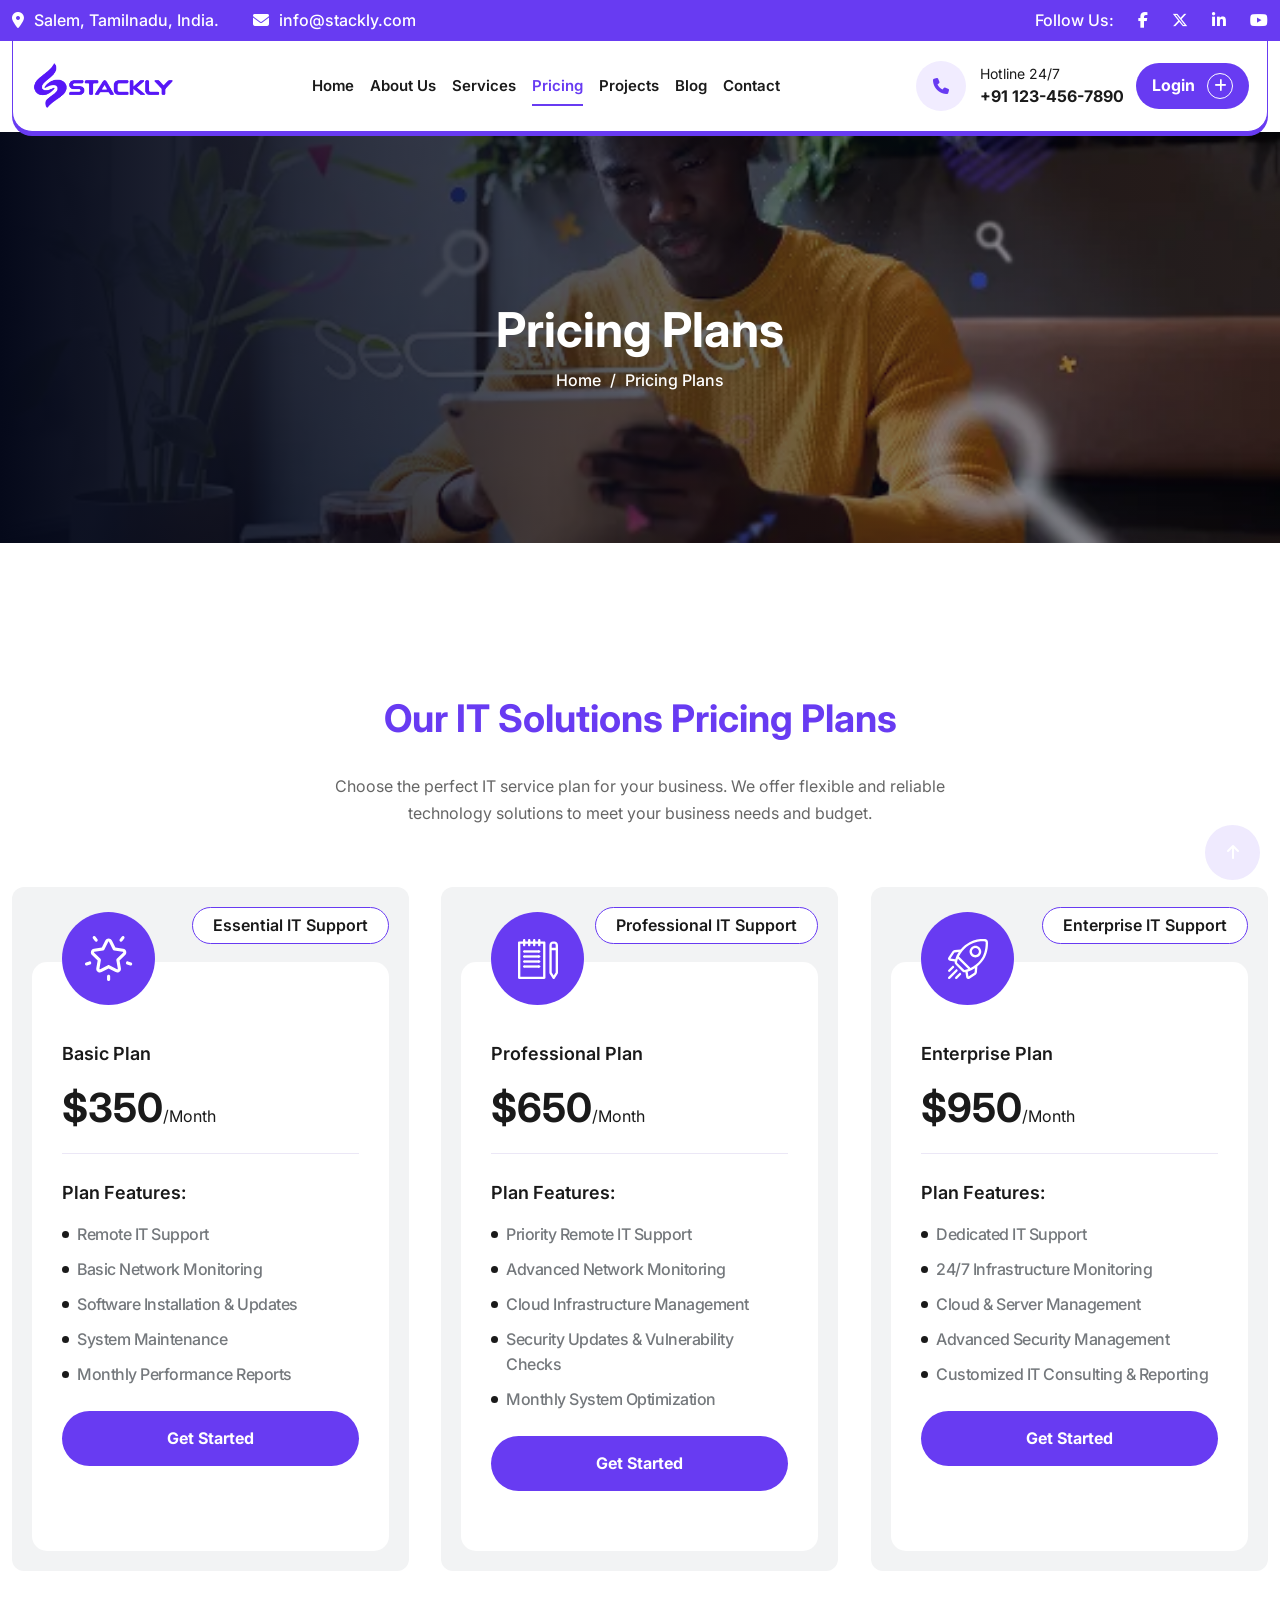
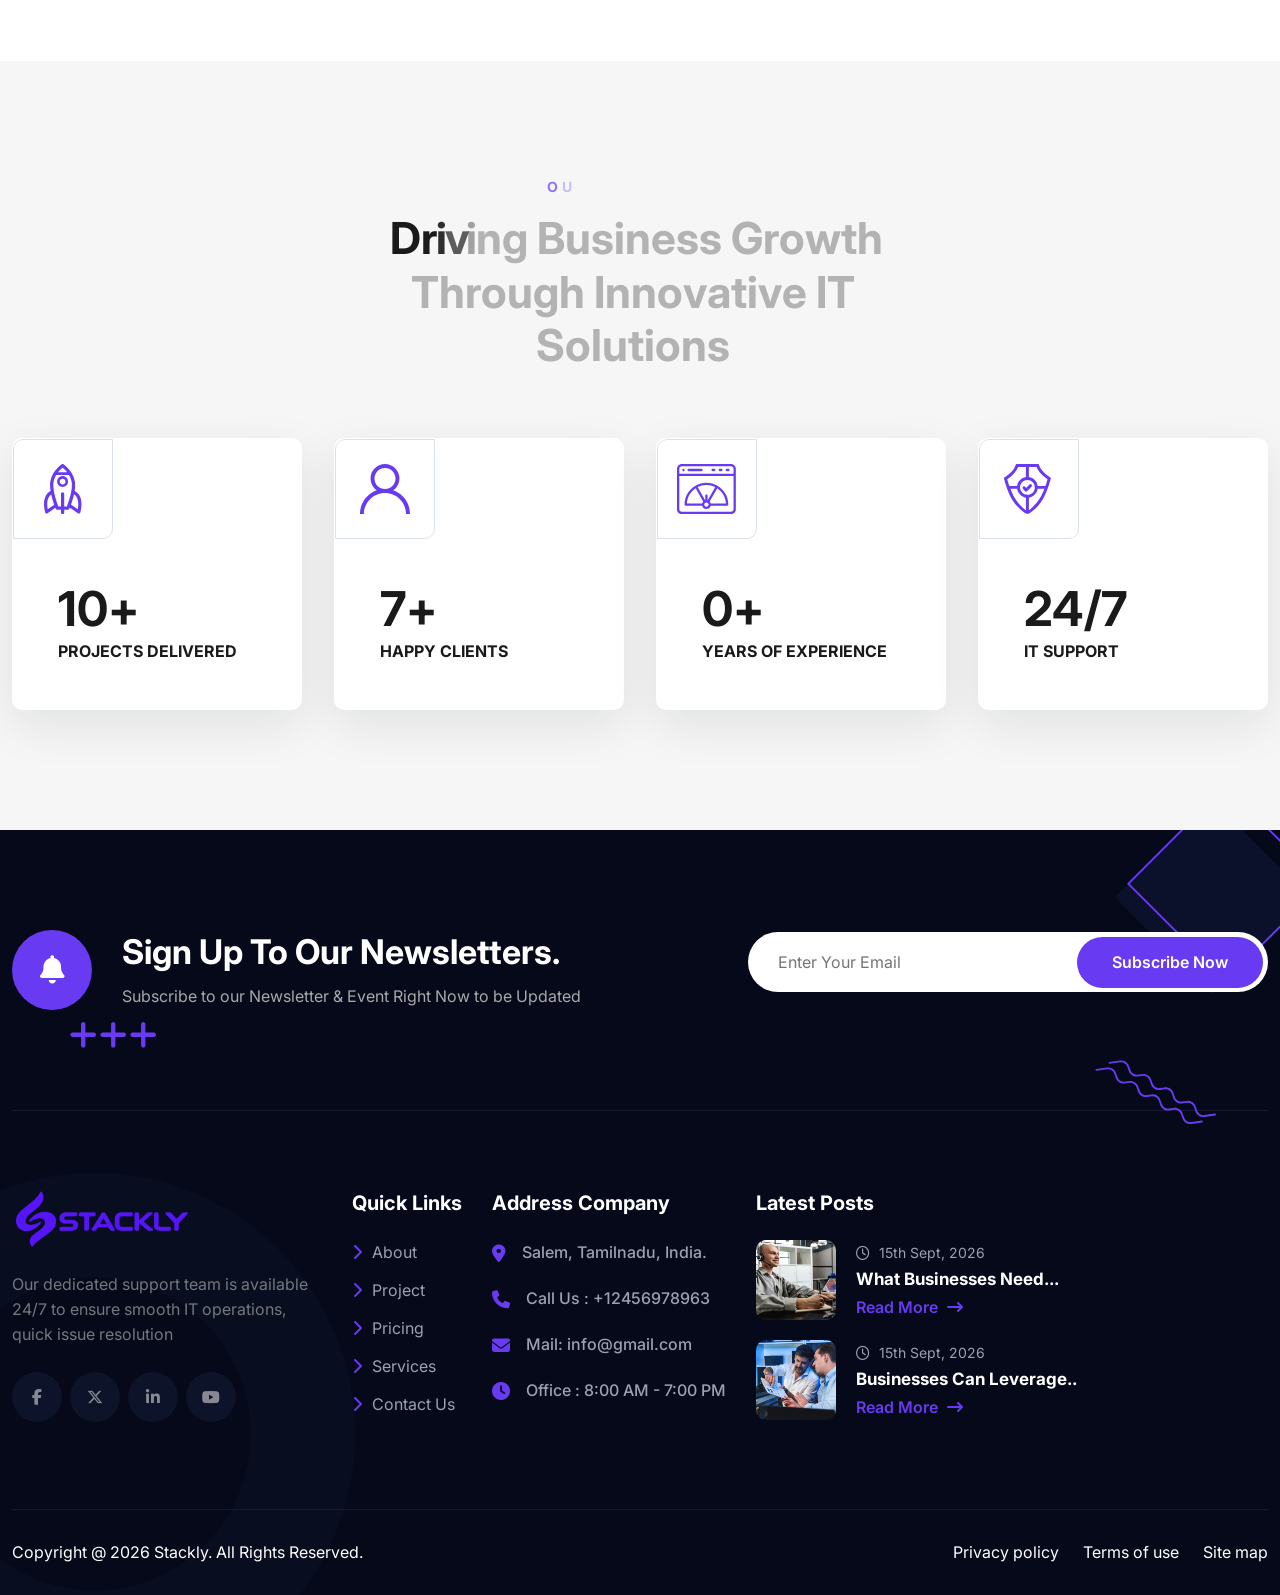
<file: price.html>
<!DOCTYPE html>
  <html lang="en">
  <head>
  	<meta charset="UTF-8">
  	<title>Stackly - IT Solutions</title>
  	<meta name="viewport" content="width=device-width, initial-scale=1">
  	<link rel="stylesheet" href="assets/css/bootstrap.min.css">
  	<link rel="stylesheet" href="assets/css/fontawesome.css">
  	<link rel="stylesheet" href="assets/css/animate.css">
  	<link rel="stylesheet" href="assets/css/swiper.min.css">
  	<link rel="stylesheet" href="assets/css/jquery-ui.css"> 
  	<link rel="stylesheet" href="assets/css/magnific-popup.css">
  	<link rel="stylesheet" href="assets/css/style.css">
  </head>
  <body class="home-1">
  	<div id="preloader">
  		<div class="preloader-logo">
  			<a><img src="assets/img/logo/logo.webp" alt=""></a>
  		</div>
  	</div>
  	<div class="up">
  		<a href="#" class="scrollup text-center"><i class="fa-solid fa-arrow-up"></i></a>
  	</div>
<!-- Start of Header section
	============================================= -->
	<header id="tz-header" class="tz-header-section header_style_one txa_sticky_header">
		<div class="tz-header-top">
			<div class="container">
				<div class="tz-top-info-wrap d-flex justify-content-between align-items-center">
					<div class="tz-top-cta">
						<a><i class="fa-solid fa-location-dot"></i> Salem, Tamilnadu, India.</a>
						<a><i class="fa-solid fa-envelope"></i> <span class="__cf_email__">info@stackly.com</span></a>
					</div>
					<div class="tz-top-social">
						<span>Follow Us:</span>
						<a href="404.html"><i class="fa-brands fa-facebook-f"></i></a>
						<a href="404.html"><i class="fa-brands fa-x-twitter"></i></a>
						<a href="404.html"><i class="fa-brands fa-linkedin-in"></i></a>
						<a href="404.html"><i class="fa-brands fa-youtube"></i></a>
					</div>
				</div>

			</div>
		</div>
		<div class="tz-main-navigation-wrap">
			<div class="container">
				<div class="tz-main-navigation-area d-flex justify-content-between align-items-center">
					<div class="brand-logo">
						<a href="index.html"><img src="assets/img/logo/logo.webp" alt=""></a>
					</div>
					<div class="main-navigation-cta d-flex align-items-center ">
						<nav class="main-navigation clearfix ul-li">
							<ul id="main-nav" class="nav navbar-nav clearfix">
							    <li><a href="index.html">Home</a></li>
								<li><a href="about.html">About Us </a></li>
								<li><a href="service.html">Services</a></li>
								<li><a class="active" href="price.html">Pricing </a></li>
								<li><a href="project.html">Projects</a></li>
								<li><a href="blog.html">Blog</a></li>
								<li><a href="contact.html">Contact</a></li>
							</ul>
						</nav>
					</div>
					<div class="header-action d-flex align-items-center">
						<div class="header-cta d-flex align-items-center">
							<div class="item-icon d-flex justify-content-center align-items-center">
								<i class="fa-solid fa-phone"></i>
							</div>
							<div class="item-text headline pera-content">
								<span>Hotline 24/7</span>
								<a>+91 123-456-7890</a>
							</div>
						</div>
						<div class="header-cta-btn btn-spin">
							<a href="signin.html"><span>Login</span> <i class="fa-solid fa-plus"></i></a>
						</div>
						<button class="tz-mobile-btn-trigger mobile-menu-btn mobile_menu_button open_mobile_menu">
							<span></span>
							<span></span>
							<span></span>
						</button>
					</div>
				</div>
			</div>
		</div>
	</header>
	<!-- Mobile Menu -->
<!-- Mobile Menu -->
<div class="mobile_menu lenis lenis-smooth position-relative">
    <div class="mobile_menu_wrap">
        <div class="mobile_menu_overlay open_mobile_menu"></div>

        <div class="mobile_menu_content">
            <div class="mobile_menu_close open_mobile_menu">
                <i class="fas fa-times"></i>
            </div>

            <!-- Mobile Navigation: Same links as desktop -->
            <nav class="mobile-main-navigation clearfix ul-li">
                <ul id="m-main-nav" class="nav navbar-nav clearfix">
                    <li><a href="index.html">Home</a></li>
                    <li><a href="about.html">About Us</a></li>
                    <li><a href="service.html">Services</a></li>
                    <li><a href="price.html">Pricing</a></li>
                    <li><a href="project.html">Projects</a></li>
                    <li><a href="blog.html">Blog</a></li>
                    <li><a href="contact.html">Contact</a></li>
                </ul>
            </nav>

            <!-- Mobile Login Button -->
            <div class="mobile-login-btn">
                <a href="signin.html">
                    Login <i class="fa-solid fa-plus"></i>
                </a>
            </div>
        </div>
    </div>
</div>
<!-- End Mobile Menu -->

		<!-- /Mobile-Menu -->
	</div>

<!-- Start of Breadcrumb section
    ============================================= -->
    <section id="tz-breadcrumb" class="tz-breadcrumb-sec position-relative" data-background="assets/img/project/pro3.webp">
    	<div class="container">
    		<div class="tz-breadcrumb-content headline text-center ul-li">
    			<h2 class="bread_heading">Pricing Plans</h2>
    			<ul>
    				<li><a href="index.html">Home</a></li>
    				<li>Pricing Plans</li>
    			</ul>
    		</div>
    	</div>
    </section>
<!-- End of Breadcrumb section
    ============================================= -->

<!-- Start of Pricing  section
    ============================================= -->
    
<section id="tz-price" class="tz-price-sec pt-115 pb-90 position-relative ver_2">
    <div class="container">

       
<div class="tz-section-title text-center headline">
    <div class="subtitle text-uppercase">
        Pricing Plans
    </div>
    <h2 class="sec_title">
        Our IT Solutions Pricing Plans
    </h2>
    <p>
        Choose the perfect IT service plan for your business.
        We offer flexible and reliable technology solutions
        to meet your business needs and budget.
    </p>
</div>

        <div class="tz-price-content mt-60">
            <div class="row justify-content-center">

                <!-- Basic Plan -->
                <div class="col-lg-4 col-md-6 wow fadeInUp"
                     data-wow-delay="300ms" data-wow-duration="1000ms">
                    <div class="tz-price-item headline position-relative">
                        <div class="tz-price-tag">Essential IT Support</div>

                        <div class="tz-price-wrap">
                            <div class="item-icon d-flex justify-content-center align-items-center">
                                <img src="assets/img/icon/ic21.webp" alt="Basic IT plan">
                            </div>

                            <div class="item-top">
                                <span>Basic Plan</span>
                                <h3>$350<sub>/Month</sub></h3>
                            </div>

                            <div class="item-list ul-li-block">
                                <h4>Plan Features:</h4>
                                <ul>
                                    <li>Remote IT Support</li>
                                    <li>Basic Network Monitoring</li>
                                    <li>Software Installation & Updates</li>
                                    <li>System Maintenance</li>
                                    <li>Monthly Performance Reports</li>
                                </ul>
                            </div>

                            <div class="tz-price-btn">
                                <a href="404.html">Get Started</a>
                            </div>
                        </div>
                    </div>
                </div>

                <!-- Professional Plan -->
                <div class="col-lg-4 col-md-6 wow fadeInUp"
                     data-wow-delay="500ms" data-wow-duration="1000ms">
                    <div class="tz-price-item headline position-relative">
                        <div class="tz-price-tag">Professional IT Support</div>

                        <div class="tz-price-wrap">
                            <div class="item-icon d-flex justify-content-center align-items-center">
                                <img src="assets/img/icon/ic22.webp" alt="Professional IT plan">
                            </div>

                            <div class="item-top">
                                <span>Professional Plan</span>
                                <h3>$650<sub>/Month</sub></h3>
                            </div>

                            <div class="item-list ul-li-block">
                                <h4>Plan Features:</h4>
                                <ul>
                                    <li>Priority Remote IT Support</li>
                                    <li>Advanced Network Monitoring</li>
                                    <li>Cloud Infrastructure Management</li>
                                    <li>Security Updates & Vulnerability Checks</li>
                                    <li>Monthly System Optimization</li>
                                </ul>
                            </div>

                            <div class="tz-price-btn">
                                <a href="404.html">Get Started</a>
                            </div>
                        </div>
                    </div>
                </div>

                <!-- Enterprise Plan -->
                <div class="col-lg-4 col-md-6 wow fadeInUp"
                     data-wow-delay="700ms" data-wow-duration="1000ms">
                    <div class="tz-price-item headline position-relative">
                        <div class="tz-price-tag">Enterprise IT Support</div>

                        <div class="tz-price-wrap">
                            <div class="item-icon d-flex justify-content-center align-items-center">
                                <img src="assets/img/icon/ic23.webp" alt="Enterprise IT plan">
                            </div>

                            <div class="item-top">
                                <span>Enterprise Plan</span>
                                <h3>$950<sub>/Month</sub></h3>
                            </div>

                            <div class="item-list ul-li-block">
                                <h4>Plan Features:</h4>
                                <ul>
                                    <li>Dedicated IT Support</li>
                                    <li>24/7 Infrastructure Monitoring</li>
                                    <li>Cloud & Server Management</li>
                                    <li>Advanced Security Management</li>
                                    <li>Customized IT Consulting & Reporting</li>
                                </ul>
                            </div>

                            <div class="tz-price-btn">
                                <a href="404.html">Get Started</a>
                            </div>
                        </div>
                    </div>
                </div>

            </div>
        </div>
    </div>
</section>

<!-- End of Pricing  section
    ============================================= -->


<section id="tz-price-growth" class="tz-price-growth-sec pt-115 pb-90">
    <div class="container">
        <div class="tz-section-title headline text-center pera-content">
            <div class="subtitle tz-sub-tilte tz-sub-anim text-uppercase">
                Our IT Achievements
            </div>
            <h2 class="sec_title tz-itm-title tz-itm-anim">
                Driving Business Growth Through Innovative IT Solutions
            </h2>
        </div>

        <div class="tz-price-growth-content mt-65">
            <div class="row justify-content-center">

                <!-- Projects Delivered -->
                <div class="col-lg-3 col-md-6">
                    <div class="tz-price-growth-item">
                        <div class="item-icon">
                            <svg width="38" height="50" viewBox="0 0 38 50" fill="none" xmlns="http://www.w3.org/2000/svg">
                                <path d="M18.6023 12.087C15.5809 12.087 13.1228 14.5451 13.1228 17.5665C13.1228 20.5879 15.5809 23.0459 18.6023 23.0459C21.6237 23.0459 24.0818 20.5879 24.0818 17.5665C24.0818 14.5451 21.6238 12.087 18.6023 12.087ZM18.6023 20.4673C17.0028 20.4673 15.7015 19.166 15.7015 17.5665C15.7015 15.967 17.0028 14.6656 18.6023 14.6656C20.2018 14.6656 21.5031 15.967 21.5031 17.5665C21.5031 19.166 20.2018 20.4673 18.6023 20.4673Z"/>
                                <path d="M35.0639 30.8587C33.5003 28.4589 31.6183 27.3559 30.6356 26.9116C31.1632 23.5336 31.3404 20.1616 30.8254 17.2828C28.9548 6.82522 19.8949 0.542383 19.5102 0.279924C18.9626 -0.0933082 18.242 -0.0933082 17.6944 0.279924C17.3097 0.542214 8.24976 6.82522 6.37939 17.2826C5.85818 20.1971 6.04622 23.6172 6.58915 27.037C5.55851 27.5493 3.85834 28.6594 2.42518 30.8586C-0.268427 34.9924 -0.720784 40.8685 1.0809 48.3236C1.20548 48.8396 1.57636 49.2611 2.07215 49.4507C2.25851 49.5219 2.45329 49.5567 2.64723 49.5567C2.96979 49.5567 3.28949 49.4599 3.56238 49.2719L11.4181 43.8542C11.6269 44.3768 11.7642 44.7025 11.8008 44.7884C12.0536 45.3833 12.6376 45.7695 13.2839 45.7695H16.9907V48.3884C16.9907 49.2785 17.7122 50 18.6023 50C19.4924 50 20.2139 49.2785 20.2139 48.3884V45.7695H23.9207C24.5669 45.7695 25.151 45.3833 25.4038 44.7884C25.4437 44.6944 25.6047 44.3123 25.8478 43.7002L33.9267 49.2719C34.1996 49.4599 34.5195 49.5567 34.8419 49.5567C35.0358 49.5567 35.2308 49.5217 35.417 49.4507C35.9127 49.2611 36.2835 48.8397 36.4082 48.3236C38.2097 40.8687 37.7575 34.9926 35.0639 30.8587ZM18.6023 3.63919C19.6451 4.48633 21.4343 6.08296 23.1685 8.2998H14.0361C15.7706 6.08245 17.56 4.48599 18.6023 3.63919ZM3.72181 45.2466C1.96289 35.5286 5.29875 31.7333 7.22737 30.3927C8.09555 34.3491 9.29337 38.0736 10.2471 40.7465L3.72181 45.2466ZM22.834 42.5463H20.2139V29.7744C20.2139 28.8843 19.4924 28.1628 18.6023 28.1628C17.7122 28.1628 16.9907 28.8843 16.9907 29.7744V42.5463H14.37C12.9265 38.8874 8.12114 25.8501 9.55212 17.8501C10.021 15.2291 11.0402 12.8877 12.2543 10.8782H24.9501C26.1643 12.8877 27.1836 15.2291 27.6523 17.8501C29.0814 25.8409 24.2772 38.8852 22.834 42.5463ZM33.7675 45.2466L27.0139 40.589C27.9715 37.8907 29.1594 34.1677 30.0133 30.2278C31.8836 31.4071 35.6045 35.0961 33.7675 45.2466Z"/>
                            </svg>
                        </div>
                        <div class="item-text headline pera-content">
                            <h3><span class="counter">158</span>+</h3>
                            <p class="text-uppercase">Projects Delivered</p>
                        </div>
                    </div>
                </div>

                <!-- Happy Clients -->
                <div class="col-lg-3 col-md-6">
                    <div class="tz-price-growth-item">
                        <div class="item-icon">
                            <svg width="50" height="50" viewBox="0 0 50 50" fill="none" xmlns="http://www.w3.org/2000/svg">
                                <path d="M42.6777 32.3223C39.9548 29.5994 36.7138 27.5837 33.1776 26.3635C36.9649 23.755 39.4531 19.3895 39.4531 14.4531C39.4531 6.48369 32.9694 0 25 0C17.0306 0 10.5469 6.48369 10.5469 14.4531C10.5469 19.3895 13.0351 23.755 16.8225 26.3635C13.2863 27.5837 10.0453 29.5994 7.32236 32.3223C2.60049 37.0442 0 43.3223 0 50H3.90625C3.90625 38.3688 13.3688 28.9062 25 28.9062C36.6312 28.9062 46.0938 38.3688 46.0938 50H50C50 43.3223 47.3995 37.0442 42.6777 32.3223ZM25 25C19.1845 25 14.4531 20.2687 14.4531 14.4531C14.4531 8.6375 19.1845 3.90625 25 3.90625C30.8155 3.90625 35.5469 8.6375 35.5469 14.4531C35.5469 20.2687 30.8155 25 25 25Z"/>
                            </svg>
                        </div>
                        <div class="item-text headline pera-content">
                            <h3><span class="counter">120</span>+</h3>
                            <p class="text-uppercase">Happy Clients</p>
                        </div>
                    </div>
                </div>

                <!-- Years of Experience -->
                <div class="col-lg-3 col-md-6">
                    <div class="tz-price-growth-item">
                        <div class="item-icon">
                            <svg width="60" height="50" viewBox="0 0 60 50" fill="none" xmlns="http://www.w3.org/2000/svg">
                                <path d="M24.4281 7.12721H11.6868C11.0522 7.12721 10.5376 6.61257 10.5376 5.97794C10.5376 5.34331 11.0522 4.82867 11.6868 4.82867H24.428C25.0626 4.82867 25.5773 5.34331 25.5773 5.97794C25.5774 6.61268 25.0627 7.12721 24.4281 7.12721Z"/>
                                <path d="M6.46466 7.12641C5.99104 7.12641 5.55616 6.82541 5.38894 6.3826C5.21815 5.93059 5.35733 5.40158 5.73039 5.09357C6.08149 4.80373 6.58429 4.74902 6.9893 4.95601C7.42556 5.17885 7.67633 5.67396 7.59899 6.15769C7.51095 6.70911 7.02343 7.12641 6.46466 7.12641Z"/>
                                <path d="M51.4708 7.12721H49.897C49.2623 7.12721 48.7478 6.61257 48.7478 5.97794C48.7478 5.34331 49.2623 4.82867 49.897 4.82867H51.4708C52.1055 4.82867 52.6201 5.34331 52.6201 5.97794C52.6201 6.61268 52.1056 7.12721 51.4708 7.12721Z"/>
                                <path d="M44.3398 7.12721H42.766C42.1313 7.12721 41.6168 6.61257 41.6168 5.97794C41.6168 5.34331 42.1313 4.82867 42.766 4.82867H44.3398C44.9746 4.82867 45.4891 5.34331 45.4891 5.97794C45.4891 6.61268 44.9745 7.12721 44.3398 7.12721Z"/>
                                <path d="M37.2087 7.12721H35.635C35.0004 7.12721 34.4857 6.61257 34.4857 5.97794C34.4857 5.34331 35.0004 4.82867 35.635 4.82867H37.2087C37.8435 4.82867 38.358 5.34331 38.358 5.97794C38.358 6.61268 37.8433 7.12721 37.2087 7.12721Z"/>
                                <path d="M8.68873 41.7116H25.0886C25.5974 43.628 27.347 45.0445 29.4214 45.0445C31.4957 45.0445 33.2453 43.628 33.7541 41.7116H50.154C50.7886 41.7116 51.3033 41.1969 51.3033 40.5623C51.3033 36.6607 50.2634 32.8302 48.2961 29.4848C46.3871 26.2388 43.6573 23.5228 40.4017 21.6307C40.4001 21.6298 40.3986 21.629 40.397 21.628C37.077 19.6996 33.2819 18.6803 29.4214 18.6803C25.5608 18.6803 21.7657 19.6996 18.4457 21.628C18.4442 21.629 18.4426 21.6298 18.441 21.6307C15.1854 23.5228 12.4556 26.2388 10.5466 29.4848C8.57932 32.8301 7.53945 36.6607 7.53945 40.5623C7.53945 41.197 8.05398 41.7116 8.68873 41.7116ZM29.4214 42.7459C28.2173 42.7459 27.2377 41.7664 27.2377 40.5623C27.2377 39.3582 28.2173 38.3787 29.4214 38.3787C30.6255 38.3787 31.605 39.3582 31.605 40.5623C31.605 41.7664 30.6255 42.7459 29.4214 42.7459ZM48.9707 39.413H33.7541C33.5594 38.6794 33.1829 38.0193 32.676 37.4836L40.2317 24.2303C45.3523 27.6299 48.6071 33.2838 48.9707 39.413ZM29.4214 20.9789C32.4957 20.9789 35.5227 21.7006 38.2446 23.0745L30.7207 36.2723C30.6711 36.2572 30.621 36.243 30.5706 36.2297V31.5935C30.5706 30.9589 30.056 30.4442 29.4214 30.4442C28.7866 30.4442 28.2721 30.9589 28.2721 31.5935V36.2297C28.2216 36.243 28.1716 36.2572 28.122 36.2723L20.5982 23.0745C23.32 21.7006 26.3471 20.9789 29.4214 20.9789ZM18.6112 24.2303L26.1669 37.4836C25.6599 38.0193 25.2834 38.6794 25.0887 39.413H9.87202C10.2358 33.2838 13.4904 27.6299 18.6112 24.2303Z"/>
                                <path d="M54.0285 0H4.81419C2.1596 0 0 2.16316 0 4.82223V45.1778C0 47.8367 2.1596 50 4.81419 50H54.0287C56.6833 50 58.8428 47.8367 58.8428 45.1778V4.82223C58.8427 2.16316 56.6831 0 54.0285 0ZM2.29854 4.82223C2.29854 3.43069 3.42701 2.29854 4.81419 2.29854H54.0287C55.4157 2.29854 56.5443 3.43069 56.5443 4.82223V9.65745H2.29854V4.82223ZM56.5442 45.1778C56.5442 46.5693 55.4157 47.7015 54.0285 47.7015H4.81419C3.42701 47.7015 2.29854 46.5694 2.29854 45.1778V11.956H56.5442V45.1778Z"/>
                            </svg>
                        </div>
                        <div class="item-text headline pera-content">
                            <h3><span class="counter">10</span>+</h3>
                            <p class="text-uppercase">Years of Experience</p>
                        </div>
                    </div>
                </div>

                <!-- IT Support -->
                <div class="col-lg-3 col-md-6">
                    <div class="tz-price-growth-item">
                        <div class="item-icon">
                            <svg width="50" height="50" viewBox="0 0 50 50" fill="none" xmlns="http://www.w3.org/2000/svg">
                                <path d="M46.0414 13.1598C41.1522 10.229 38.4682 7.12504 37.0781 5.03689C35.6209 2.84879 35.2413 1.29012 35.2185 1.1917C35.0823 0.488277 34.47 0 33.7529 0H13.0159C12.3045 0 11.6915 0.500484 11.5492 1.19704C11.5366 1.2596 10.1649 7.50307 0.727362 13.1598C0.160503 13.4993 -0.116442 14.1707 0.0460625 14.8112C0.176906 15.3277 3.30303 27.5488 7.89512 35.167C10.7287 39.8667 14.3316 43.5677 16.2271 45.3556C17.6172 46.6671 18.9691 47.7848 20.1368 48.5882C21.9747 49.8535 22.8708 50 23.3846 50C23.8984 50 24.7941 49.8535 26.6324 48.5882C27.7997 47.7848 29.1516 46.6671 30.542 45.3556C32.4376 43.5677 36.0405 39.8667 38.8737 35.167C43.4661 27.5488 46.5923 15.3277 46.7231 14.8112C46.8852 14.1707 46.6083 13.4993 46.0414 13.1598ZM43.5379 15.1313C43.1663 16.479 42.4431 18.9856 41.452 21.8809H33.6979C33.0391 17.338 29.4297 13.7389 24.8822 13.0958V2.99375H32.6531C33.5007 5.27149 36.1187 10.3995 43.5379 15.1313ZM23.4208 30.7691C19.407 30.7691 16.1325 27.553 16.0337 23.5624C16.0413 23.5018 16.0463 23.4404 16.0463 23.3778C16.0463 23.3149 16.0413 23.2538 16.0337 23.1928C16.1325 19.2027 19.407 15.9861 23.4208 15.9861C27.4964 15.9861 30.8125 19.3018 30.8125 23.3778C30.8125 27.4534 27.4964 30.7691 23.4208 30.7691ZM14.1153 2.99375H21.8885V13.1057C17.3742 13.7759 13.7991 17.3617 13.1437 21.8809H5.31679C4.32574 18.9856 3.60248 16.479 3.23093 15.1313C10.6501 10.3995 13.2681 5.27149 14.1153 2.99375ZM18.0368 42.9455C16.3088 41.2915 13.0266 37.88 10.4593 33.6213C8.9228 31.0724 7.54036 27.9089 6.39329 24.8747H13.1437C13.8006 29.4054 17.3933 32.998 21.9239 33.6549V46.1849C20.9867 45.5483 19.6702 44.5092 18.0368 42.9455ZM36.3094 33.6213C33.7422 37.88 30.46 41.2911 28.732 42.9455C27.1401 44.4695 25.8496 45.4945 24.9177 46.135V33.6549C29.4484 32.998 33.041 29.4054 33.6979 24.8747H40.3755C39.2281 27.9089 37.846 31.0724 36.3094 33.6213Z"/>
                                <path d="M25.3968 20.6213L22.096 23.9222L21.2335 22.8739C20.7082 22.2357 19.7652 22.1438 19.1266 22.669C18.4885 23.1943 18.3965 24.1377 18.9218 24.7763L20.8322 27.0979C21.1004 27.424 21.494 27.6216 21.9156 27.6418C21.94 27.643 21.964 27.6438 21.9884 27.6438C22.3844 27.6438 22.7655 27.4866 23.0466 27.2051L27.5136 22.7385C28.0984 22.1537 28.0984 21.2061 27.5136 20.6213C26.9292 20.0369 25.9812 20.0369 25.3968 20.6213Z"/>
                            </svg>
                        </div>
                        <div class="item-text headline pera-content">
                            <h3>24/7</h3>
                            <p class="text-uppercase">IT Support</p>
                        </div>
                    </div>
                </div>

            </div>
        </div>
    </div>
</section>
<!-- End of IT Solutions Achievements Section -->


<!-- Start of Footer section
    ============================================= -->
    <footer id="tz-footer" class="tz-footer-sec position-relative pt-100">
    	<div class="tz-ftr-shape position-absolute">
    		<span class="ftr-shape1">
    			<svg width="26" height="26" viewBox="0 0 26 26" fill="none" xmlns="http://www.w3.org/2000/svg">
    				<path d="M23.837 10.6133H15.3867V2.16305C15.3867 0.980582 14.4061 0 13.2237 0C12.0412 0 11.0606 0.980582 11.0606 2.16305V10.6133H2.61031C1.42785 10.6133 0.447266 11.5939 0.447266 12.7764C0.447266 13.9588 1.42785 14.9394 2.61031 14.9394H11.0606V23.3898C11.0606 24.5722 12.0412 25.5528 13.2237 25.5528C14.4061 25.5528 15.3867 24.5722 15.3867 23.3898V14.9394H23.837C25.0195 14.9394 26 13.9588 26 12.7764C26 11.5939 25.0483 10.6133 23.837 10.6133Z" fill="#683BF2"/>
    			</svg>
    		</span>
    		<span class="ftr-shape2">
    			<svg width="26" height="26" viewBox="0 0 26 26" fill="none" xmlns="http://www.w3.org/2000/svg">
    				<path d="M23.837 10.6133H15.3867V2.16305C15.3867 0.980582 14.4061 0 13.2237 0C12.0412 0 11.0606 0.980582 11.0606 2.16305V10.6133H2.61031C1.42785 10.6133 0.447266 11.5939 0.447266 12.7764C0.447266 13.9588 1.42785 14.9394 2.61031 14.9394H11.0606V23.3898C11.0606 24.5722 12.0412 25.5528 13.2237 25.5528C14.4061 25.5528 15.3867 24.5722 15.3867 23.3898V14.9394H23.837C25.0195 14.9394 26 13.9588 26 12.7764C26 11.5939 25.0483 10.6133 23.837 10.6133Z" fill="#683BF2"/>
    			</svg>
    		</span>
    		<span class="ftr-shape3">
    			<svg width="26" height="26" viewBox="0 0 26 26" fill="none" xmlns="http://www.w3.org/2000/svg">
    				<path d="M23.837 10.6133H15.3867V2.16305C15.3867 0.980582 14.4061 0 13.2237 0C12.0412 0 11.0606 0.980582 11.0606 2.16305V10.6133H2.61031C1.42785 10.6133 0.447266 11.5939 0.447266 12.7764C0.447266 13.9588 1.42785 14.9394 2.61031 14.9394H11.0606V23.3898C11.0606 24.5722 12.0412 25.5528 13.2237 25.5528C14.4061 25.5528 15.3867 24.5722 15.3867 23.3898V14.9394H23.837C25.0195 14.9394 26 13.9588 26 12.7764C26 11.5939 25.0483 10.6133 23.837 10.6133Z" fill="#683BF2"/>
    			</svg>
    		</span>
    	</div>
    	<div class="tz-ftr-sh1 position-absolute">
    		<svg width="198" height="198" viewBox="0 0 198 198" fill="none" xmlns="http://www.w3.org/2000/svg">
    			<path d="M98.6491 197.298L0 98.6491L98.6491 0L197.298 98.6491L98.6491 197.298ZM2.65253 98.6678L98.6491 194.664L194.646 98.6678L98.6491 2.67124L2.65253 98.6678Z" fill="#683BF2"/>
    		</svg>
    	</div>
    	<div class="tz-ftr-sh2 position-absolute">
    		<svg width="195" height="195" viewBox="0 0 195 195" fill="none" xmlns="http://www.w3.org/2000/svg">
    			<path d="M97.3212 0.000138268L0 97.3213L97.3212 194.642L194.642 97.3213L97.3212 0.000138268Z" fill="#0B112B"/>
    		</svg>
    	</div>
    	<div class="tz-ftr-sh3 position-absolute">
    		<svg width="108" height="58" viewBox="0 0 108 58" fill="none" xmlns="http://www.w3.org/2000/svg">
    			<path d="M107.806 54.9683C107.67 55.1918 107.429 55.3732 107.141 55.4166L96.4869 56.9475C92.5596 57.5135 88.7591 55.2065 87.4489 51.4611L85.8923 47.0417C84.8821 44.134 81.928 42.3408 78.8822 42.7864L74.2592 43.4546C70.3318 44.0206 66.5314 41.7136 65.2211 37.9682L63.6805 33.5585C62.6703 30.6508 59.7162 28.8575 56.6704 29.3032L52.0474 29.9713C48.12 30.5374 44.3195 28.2304 42.9934 24.4753L41.4527 20.0656C40.4425 17.1579 37.4884 15.3646 34.4427 15.8102L29.8196 16.4784C25.8922 17.0444 22.0918 14.7374 20.7656 10.9824L19.2249 6.57263C18.2148 3.66493 15.2606 1.87168 12.2149 2.31731L1.57732 3.85786C1.0675 3.94173 0.595271 3.56771 0.527368 3.0676C0.443497 2.55779 0.817564 2.08556 1.31768 2.01765L11.9553 0.477057C15.8827 -0.0889696 19.6831 2.21801 20.9933 5.96341L22.534 10.3731C23.5441 13.2808 26.4983 15.0741 29.544 14.6284L34.1671 13.9603C38.0945 13.3943 41.8949 15.7012 43.2211 19.4563L44.7617 23.8661C45.7719 26.7738 48.726 28.567 51.7718 28.1214L56.3949 27.4532C60.3222 26.8872 64.1227 29.1942 65.4329 32.9396L66.9735 37.3493C67.9837 40.257 70.9378 42.0502 73.9836 41.6046L78.6067 40.9365C82.534 40.3704 86.3345 42.6774 87.6447 46.4228L89.2013 50.8422C90.2115 53.7499 93.1656 55.5432 96.2114 55.0976L106.865 53.5666C107.375 53.4828 107.847 53.8568 107.915 54.357C107.965 54.5622 107.913 54.7926 107.806 54.9683Z" fill="#683BF2"/>
    		</svg>
    	</div>
    	<div class="tz-ftr-sh4 position-absolute">
    		<svg width="108" height="58" viewBox="0 0 108 58" fill="none" xmlns="http://www.w3.org/2000/svg">
    			<path d="M107.806 54.9683C107.67 55.1918 107.429 55.3732 107.141 55.4166L96.4869 56.9475C92.5596 57.5135 88.7591 55.2065 87.4489 51.4611L85.8923 47.0417C84.8821 44.134 81.928 42.3408 78.8822 42.7864L74.2592 43.4546C70.3318 44.0206 66.5314 41.7136 65.2211 37.9682L63.6805 33.5585C62.6703 30.6508 59.7162 28.8575 56.6704 29.3032L52.0474 29.9713C48.12 30.5374 44.3195 28.2304 42.9934 24.4753L41.4527 20.0656C40.4425 17.1579 37.4884 15.3646 34.4427 15.8102L29.8196 16.4784C25.8922 17.0444 22.0918 14.7374 20.7656 10.9824L19.2249 6.57263C18.2148 3.66493 15.2606 1.87168 12.2149 2.31731L1.57732 3.85786C1.0675 3.94173 0.595271 3.56771 0.527368 3.0676C0.443497 2.55779 0.817564 2.08556 1.31768 2.01765L11.9553 0.477057C15.8827 -0.0889696 19.6831 2.21801 20.9933 5.96341L22.534 10.3731C23.5441 13.2808 26.4983 15.0741 29.544 14.6284L34.1671 13.9603C38.0945 13.3943 41.8949 15.7012 43.2211 19.4563L44.7617 23.8661C45.7719 26.7738 48.726 28.567 51.7718 28.1214L56.3949 27.4532C60.3222 26.8872 64.1227 29.1942 65.4329 32.9396L66.9735 37.3493C67.9837 40.257 70.9378 42.0502 73.9836 41.6046L78.6067 40.9365C82.534 40.3704 86.3345 42.6774 87.6447 46.4228L89.2013 50.8422C90.2115 53.7499 93.1656 55.5432 96.2114 55.0976L106.865 53.5666C107.375 53.4828 107.847 53.8568 107.915 54.357C107.965 54.5622 107.913 54.7926 107.806 54.9683Z" fill="#683BF2"/>
    		</svg>
    	</div>
    	<div class="tz-ftr-sh5 position-absolute">
    		<img src="assets/img/shape/circle3.webp" alt="">
    	</div>
    	<div class="container">
    		<div class="tz-footer-newsletter pb-100 d-flex align-items-center justify-content-between">
    			<div class="tz-ft-news-text headline pera-content d-flex align-items-center">
    				<div class="item-icon d-flex align-items-center justify-content-center">
    					<i class="fa-solid fa-bell"></i>
    				</div>
    				<div class="item-text">
    					<h3>Sign Up To Our Newsletters.</h3>
    					<span>Subscribe to our Newsletter & Event Right Now to be Updated</span>
    				</div>
    			</div>
    			<div class="tz-ft-news-form position-relative">
    			
<form id="subscribeForm" action="#" method="post" novalidate>
    <input
        type="email"
        id="email"
        name="email"
        placeholder="Enter Your Email"
        required
    >

    <button type="submit">Subscribe Now</button>

    <p id="emailMessage" role="status" aria-live="polite"></p>
</form>

<style>
    #emailMessage {
        margin-top: 8px;
        font-size: 14px;
    }

    #emailMessage.error {
        color: red;
    }

    #emailMessage.success {
        color: green;
    }
</style>

<script>

document.getElementById("subscribeForm").addEventListener("submit", function (e) {
    e.preventDefault();

    const email = document.getElementById("email");
    const message = document.getElementById("emailMessage");

    message.textContent = "";
    message.className = "";

    if (email.value.trim() === "") {
        message.textContent = "Please enter your email address.";
        message.className = "error";
        email.focus();
        return;
    }

    if (!email.checkValidity()) {
        message.textContent = "Please enter a valid email address.";
        message.className = "error";
        email.focus();
        return;
    }

    window.location.href = "404.html";
});

</script>

    			</div>
    		</div>
    		<div class="tz-footer-widget-wrap pt-80 pb-80 d-flex">
    			<div class="tz-footer-widget headline pera-content">
    				<div class="logo-widget">
    					<div class="brand-logo">
    						<a href="index.html"><img src="assets/img/logo/logo.webp" alt=""></a>
    					</div>
    					<p>Our dedicated support team is available 24/7 to ensure smooth IT operations, quick issue resolution</p>
    					<div class="footer-social d-flex">
    						<a href="404.html"><i class="fa-brands fa-facebook-f"></i></a>
    						<a href="404.html"><i class="fa-brands fa-x-twitter"></i></a>
    						<a href="404.html"><i class="fa-brands fa-linkedin-in"></i></a>
    						<a href="404.html"><i class="fa-brands fa-youtube"></i></a>	
    					</div>
    				</div>
    			</div>
    			<div class="tz-footer-widget headline pera-content">
    				<div class="menu-widget ul-li-block">
    					<h3 class="widget-title">Quick Links</h3>
    					<ul>
    						<li><a href="about.html">About</a></li>
    						<li><a href="project.html">Project</a></li>
    						<li><a href="price.html">Pricing</a></li>
    						<li><a href="service.html">Services</a></li>
    						<li><a href="contact.html">Contact Us</a></li>
    					</ul>
    				</div>
    			</div>
    			<div class="tz-footer-widget headline pera-content">
    				<div class="cta-widget ul-li-block">
    					<h3 class="widget-title">Address Company</h3>
    					<div class="cta-info-wrap">
    						<div class="cta-info d-flex">
    							<div class="info-icon">
    								<i class="fa-solid fa-location-dot"></i>
    							</div>
    							<div class="info-text">
    								Salem, Tamilnadu, India.
    							</div>
    						</div>
    						<div class="cta-info d-flex">
    							<div class="info-icon">
    								<i class="fa-solid fa-phone"></i>
    							</div>
    							<div class="info-text">
    								Call Us : +12456978963
    							</div>
    						</div>
    						<div class="cta-info d-flex">
    							<div class="info-icon">
    								<i class="fa-solid fa-envelope"></i>
    							</div>
    							<div class="info-text">
    								Mail: <a class="__cf_email__">info@gmail.com</a>
    							</div>
    						</div>
    						<div class="cta-info d-flex">
    							<div class="info-icon">
    								<i class="fa-solid fa-clock"></i>
    							</div>
    							<div class="info-text">
    								Office : 8:00 AM - 7:00 PM
    							</div>
    						</div>
    					</div>
    				</div>
    			</div>
    			<div class="tz-footer-widget headline pera-content">
    				<div class="recent-widget ul-li-block">
    					<h3 class="widget-title">Latest Posts</h3>
    					<div class="recent-post-wrap">
    						<div class="tz-recent-post d-flex align-items-center">
    							<div class="item-img">
    								<img src="assets/img/blog/blg1.webp" alt="">
    							</div>
    							<div class="item-text">
    								<span><i class="fa-regular fa-clock"></i> 15th Sept, 2026</span>
    								<h3><a href="404.html">What Businesses Need...</a></h3>
    								<a class="read_more" href="404.html">Read More  <i class="fa-solid fa-arrow-right-long"></i></a>
    							</div>
    						</div>
    						<div class="tz-recent-post d-flex align-items-center">
    							<div class="item-img">
    								<img src="assets/img/blog/blg2.webp" alt="">
    							</div>
    							<div class="item-text">
    								<span><i class="fa-regular fa-clock"></i> 15th Sept, 2026</span>
    								<h3><a href="404.html">Businesses Can Leverage..</a></h3>
    								<a class="read_more" href="404.html">Read More  <i class="fa-solid fa-arrow-right-long"></i></a>
    							</div>
    						</div>
    					</div>
    				</div>
    			</div>
    		</div>
    		<div class="tz-footer-copyright d-flex justify-content-between pera-content ul-li">
    			<p>Copyright @ 2026 Stackly. All Rights Reserved.</p>
    			<div class="tz-footer-menu">
    				<ul>
    					<li><a href="404.html">Privacy policy</a></li>
    					<li><a href="404.html">Terms of use</a></li>
    					<li><a href="404.html">Site map</a></li>
    				</ul>
    			</div>
    		</div>
    	</div>
    </footer>        
<!-- End of Footer section
    ============================================= -->    

    <!-- For Js Library -->
    <script src="assets/js/jquery-3.7.0.min.js"></script>
    <script src="assets/js/bootstrap.bundle.min.js"></script>
    <script src="assets/js/swiper-bundle.min.js"></script>
    <script src="assets/js/wow.min.js"></script>
    <script src="assets/js/appear.js"></script>
    <script src="assets/js/gsap.min.js"></script>
    <script src="assets/js/knob.js"></script>
    <script src="assets/js/jquery.counterup.min.js"></script>
    <script src="assets/js/isotope.pkgd.min.js"></script>
    <script src="assets/js/imagesloaded.pkgd.min.js"></script>
    <script src="assets/js/waypoints.min.js"></script>
    <script src="assets/js/jqueryui.js"></script>
    <script src="assets/js/jquery.magnific-popup.min.js"></script>
    <script src="assets/js/jquery.marquee.min.js"></script>
    <script src="assets/js/lenis.min.js"></script>
    <script src="assets/js/split-type.min.js"></script>
    <script src="assets/js/CustomEase.min.js"></script>
    <script src="assets/js/ScrollTrigger.min.js"></script>
    <script src="assets/js/SplitText.min.js"></script>
    <script src="assets/js/script.js"></script>

</body>
</html>
</file>
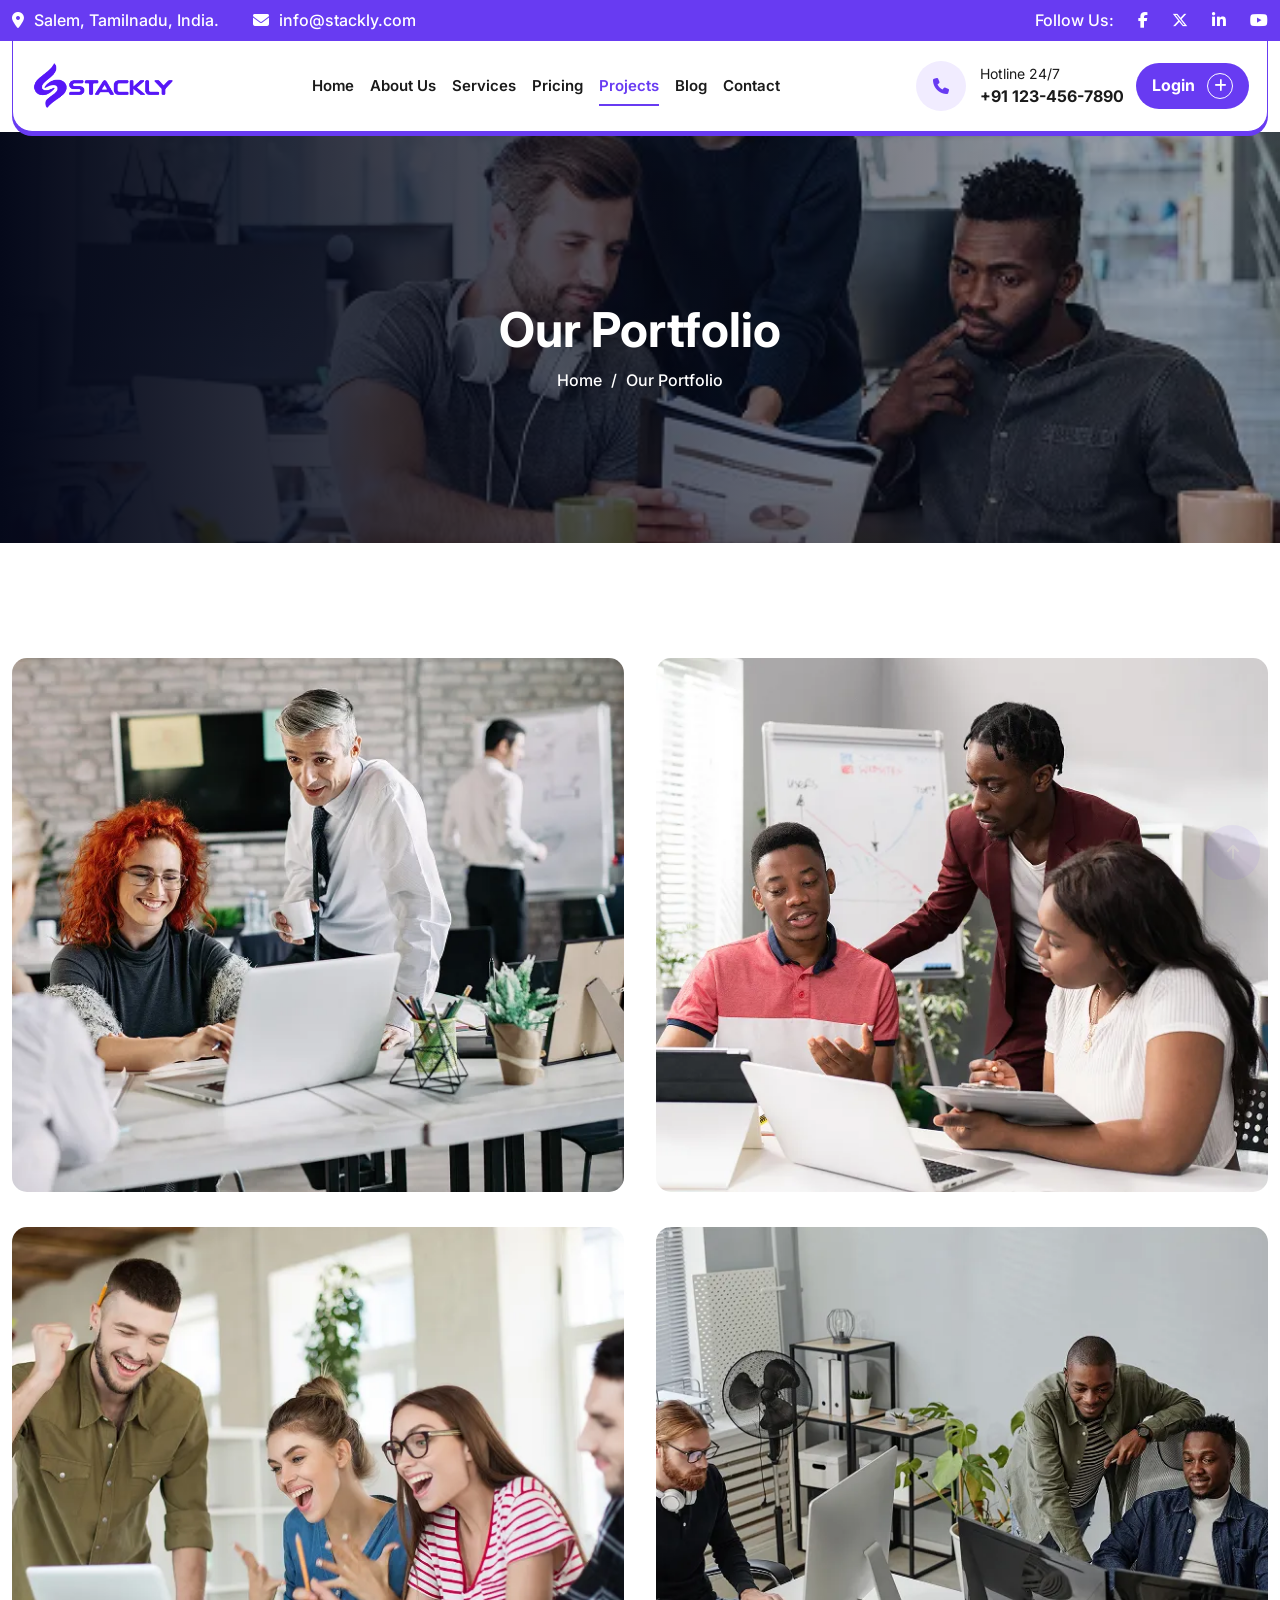
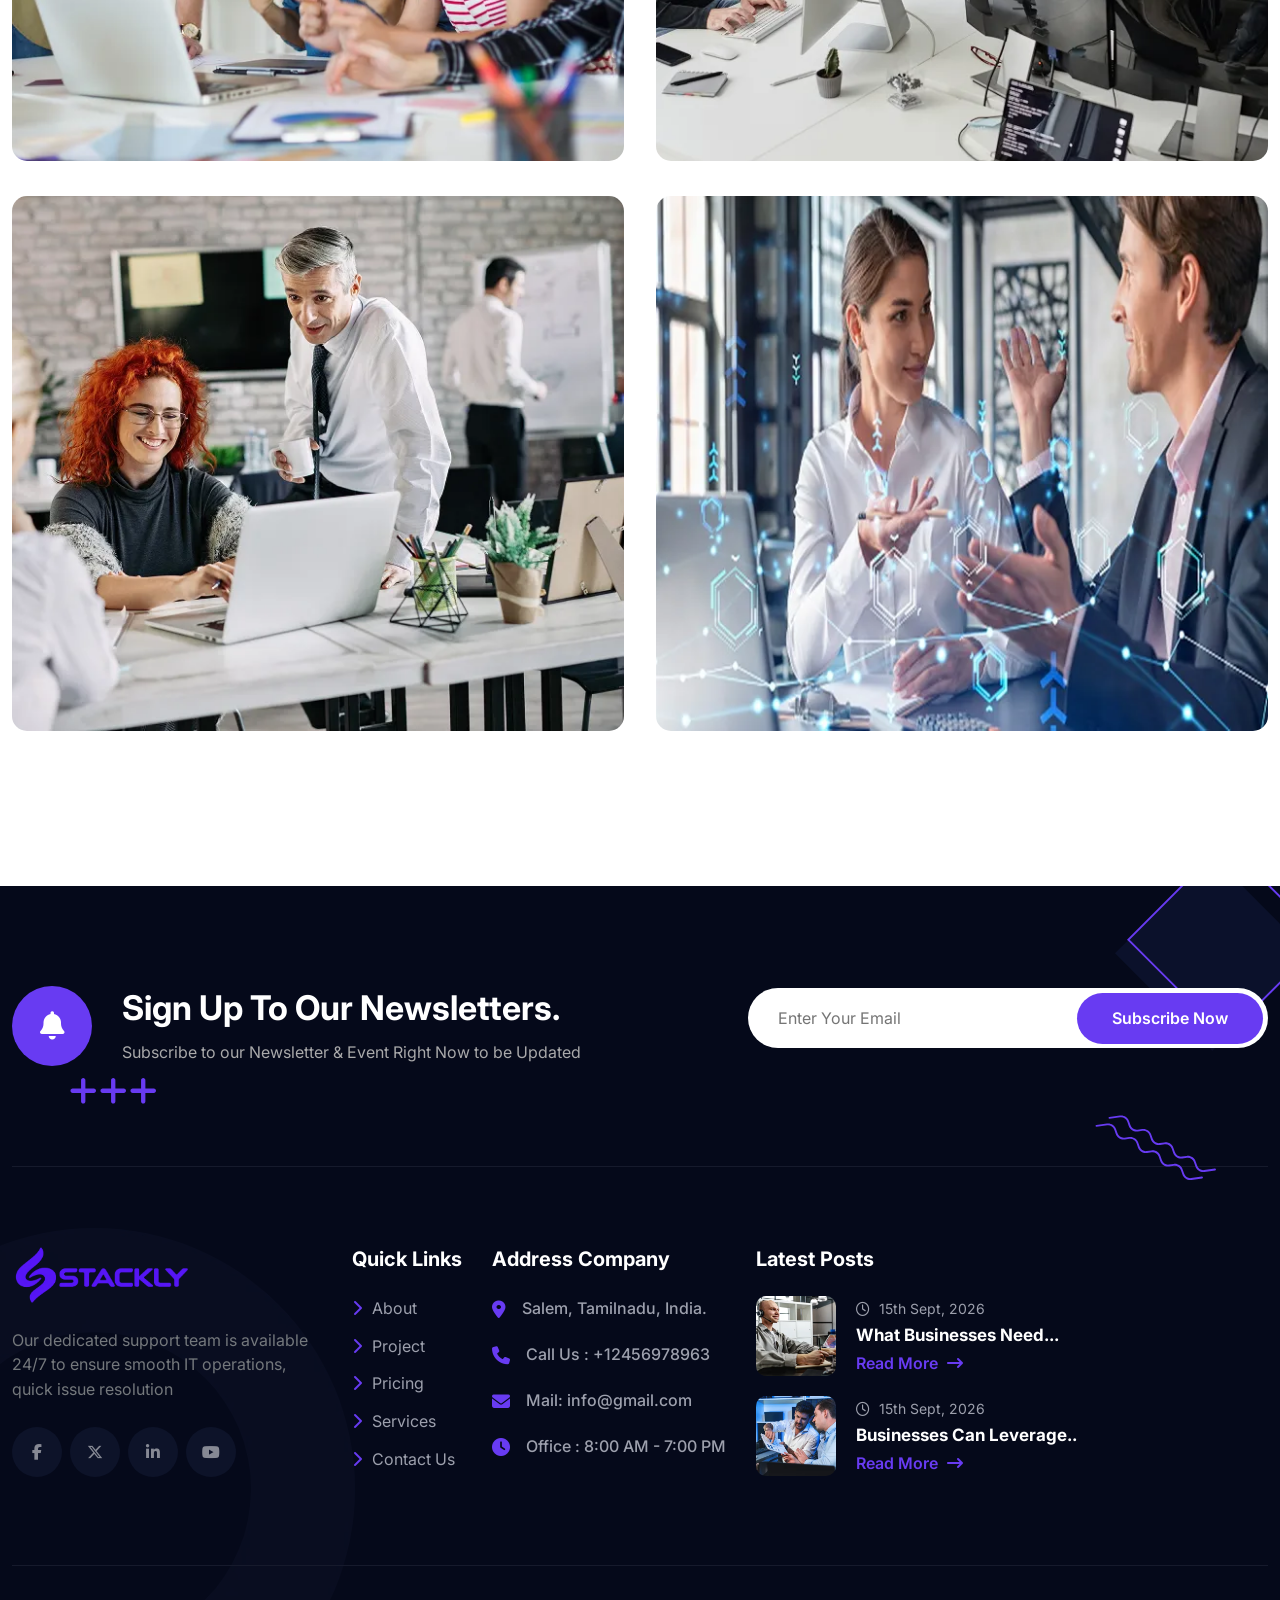
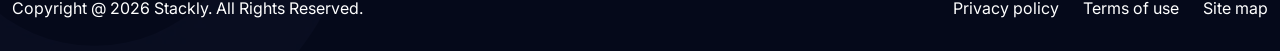
<file: project.html>
<!DOCTYPE html>
  <html lang="en">
  <head>
  	<meta charset="UTF-8">
  	<title>Stackly - IT Solutions</title>
  	<meta name="viewport" content="width=device-width, initial-scale=1">
  	<link rel="stylesheet" href="assets/css/bootstrap.min.css">
  	<link rel="stylesheet" href="assets/css/fontawesome.css">
  	<link rel="stylesheet" href="assets/css/animate.css">
  	<link rel="stylesheet" href="assets/css/swiper.min.css">
  	<link rel="stylesheet" href="assets/css/jquery-ui.css"> 
  	<link rel="stylesheet" href="assets/css/magnific-popup.css">
  	<link rel="stylesheet" href="assets/css/style.css">
  </head>
  <body class="home-1">
  	<div id="preloader">
  		<div class="preloader-logo">
  			<a><img src="assets/img/logo/logo.webp" alt=""></a>
  		</div>
  	</div>
  	<div class="up">
  		<a href="#" class="scrollup text-center"><i class="fa-solid fa-arrow-up"></i></a>
  	</div>
<!-- Start of Header section
	============================================= -->
	<header id="tz-header" class="tz-header-section header_style_one txa_sticky_header">
		<div class="tz-header-top">
			<div class="container">
				<div class="tz-top-info-wrap d-flex justify-content-between align-items-center">
					<div class="tz-top-cta">
						<a><i class="fa-solid fa-location-dot"></i> Salem, Tamilnadu, India.</a>
						<a><i class="fa-solid fa-envelope"></i> <span class="__cf_email__">info@stackly.com</span></a>
					</div>
					<div class="tz-top-social">
						<span>Follow Us:</span>
						<a href="404.html"><i class="fa-brands fa-facebook-f"></i></a>
						<a href="404.html"><i class="fa-brands fa-x-twitter"></i></a>
						<a href="404.html"><i class="fa-brands fa-linkedin-in"></i></a>
						<a href="404.html"><i class="fa-brands fa-youtube"></i></a>
					</div>
				</div>

			</div>
		</div>
		<div class="tz-main-navigation-wrap">
			<div class="container">
				<div class="tz-main-navigation-area d-flex justify-content-between align-items-center">
					<div class="brand-logo">
						<a href="index.html"><img src="assets/img/logo/logo.webp" alt=""></a>
					</div>
					<div class="main-navigation-cta d-flex align-items-center ">
						<nav class="main-navigation clearfix ul-li">
							<ul id="main-nav" class="nav navbar-nav clearfix">
							    <li><a href="index.html">Home</a></li>
								<li><a href="about.html">About Us </a></li>
								<li><a href="service.html">Services</a></li>
								<li><a href="price.html">Pricing </a></li>
								<li><a class="active" href="project.html">Projects</a></li>
								<li><a href="blog.html">Blog</a></li>
								<li><a href="contact.html">Contact</a></li>
							</ul>
						</nav>
					</div>
					<div class="header-action d-flex align-items-center">
						<div class="header-cta d-flex align-items-center">
							<div class="item-icon d-flex justify-content-center align-items-center">
								<i class="fa-solid fa-phone"></i>
							</div>
							<div class="item-text headline pera-content">
								<span>Hotline 24/7</span>
								<a>+91 123-456-7890</a>
							</div>
						</div>
						<div class="header-cta-btn btn-spin">
							<a href="signin.html"><span>Login</span> <i class="fa-solid fa-plus"></i></a>
						</div>
						<button class="tz-mobile-btn-trigger mobile-menu-btn mobile_menu_button open_mobile_menu">
							<span></span>
							<span></span>
							<span></span>
						</button>
					</div>
				</div>
			</div>
		</div>
	</header>
	<!-- Mobile Menu -->
<!-- Mobile Menu -->
<div class="mobile_menu lenis lenis-smooth position-relative">
    <div class="mobile_menu_wrap">
        <div class="mobile_menu_overlay open_mobile_menu"></div>

        <div class="mobile_menu_content">
            <div class="mobile_menu_close open_mobile_menu">
                <i class="fas fa-times"></i>
            </div>

            <!-- Mobile Navigation: Same links as desktop -->
            <nav class="mobile-main-navigation clearfix ul-li">
                <ul id="m-main-nav" class="nav navbar-nav clearfix">
                    <li><a href="index.html">Home</a></li>
                    <li><a href="about.html">About Us</a></li>
                    <li><a href="service.html">Services</a></li>
                    <li><a href="price.html">Pricing</a></li>
                    <li><a href="project.html">Projects</a></li>
                    <li><a href="blog.html">Blog</a></li>
                    <li><a href="contact.html">Contact</a></li>
                </ul>
            </nav>

            <!-- Mobile Login Button -->
            <div class="mobile-login-btn">
                <a href="signin.html">
                    Login <i class="fa-solid fa-plus"></i>
                </a>
            </div>
        </div>
    </div>
</div>
<!-- End Mobile Menu -->

		<!-- /Mobile-Menu -->
	</div>

<!-- Start of Breadcrumb section
    ============================================= -->
    <section id="tz-breadcrumb" class="tz-breadcrumb-sec position-relative" data-background="assets/img/service/ser14.webp">
    	<div class="container">
    		<div class="tz-breadcrumb-content headline text-center ul-li">
    			<h2 class="bread_heading">Our Portfolio</h2>
    			<ul>
    				<li><a href="index.html">Home</a></li>
    				<li>Our Portfolio</li>
    			</ul>
    		</div>
    	</div>
    </section>
<!-- End of Breadcrumb section
    ============================================= -->


<!-- Start of Portfolio Feed section
============================================= -->
<section id="tz-portfolio-feed1" class="tz-portfolio-feed1-sec pt-115 pb-120">
    <div class="container">
        <div class="row justify-content-center">

            <!-- Project 1 -->
            <div class="col-lg-6">
                <div class="tz-pro2-item position-relative">
                    <div class="item-img">
                        <img src="assets/img/project/pro4.webp" alt="Cybersecurity Solutions">
                    </div>
                    <div class="item-arrow">
                        <a class="d-flex justify-content-center align-items-center" href="404.html">
                            <i class="fa-solid fa-arrow-right-long"></i>
                        </a>
                    </div>
                    <div class="item-text-wrap">
                        <div class="inner-title headline pera-content">
                            <h3><a href="404.html">Advanced Cybersecurity Solutions</a></h3>
                            <p>Developed security solutions to help protect business networks, sensitive data, and digital infrastructure from evolving cyber threats.</p>
                        </div>
                        <div class="item-btn">
                            <a href="404.html"><span>Explore Project</span> <i class="fa-solid fa-plus"></i></a>
                        </div>
                    </div>
                </div>
            </div>

            <!-- Project 2 -->
            <div class="col-lg-6">
                <div class="tz-pro2-item position-relative">
                    <div class="item-img">
                        <img src="assets/img/project/pro5.webp" alt="Web Application Development">
                    </div>
                    <div class="item-arrow">
                        <a class="d-flex justify-content-center align-items-center" href="404.html">
                            <i class="fa-solid fa-arrow-right-long"></i>
                        </a>
                    </div>
                    <div class="item-text-wrap">
                        <div class="inner-title headline pera-content">
                            <h3><a href="404.html">Custom Web Application Development</a></h3>
                            <p>Built responsive and scalable web applications designed to streamline business workflows and deliver better user experiences.</p>
                        </div>
                        <div class="item-btn">
                            <a href="404.html"><span>Explore Project</span> <i class="fa-solid fa-plus"></i></a>
                        </div>
                    </div>
                </div>
            </div>

            <!-- Project 3 -->
            <div class="col-lg-6">
                <div class="tz-pro2-item position-relative">
                    <div class="item-img">
                        <img src="assets/img/project/pro6.webp" alt="Cloud Computing Solutions">
                    </div>
                    <div class="item-arrow">
                        <a class="d-flex justify-content-center align-items-center" href="404.html">
                            <i class="fa-solid fa-arrow-right-long"></i>
                        </a>
                    </div>
                    <div class="item-text-wrap">
                        <div class="inner-title headline pera-content">
                            <h3><a href="404.html">Cloud Infrastructure Management</a></h3>
                            <p>Implemented cloud-based infrastructure solutions to improve scalability, resource management, system availability, and operational efficiency.</p>
                        </div>
                        <div class="item-btn">
                            <a href="404.html"><span>Explore Project</span> <i class="fa-solid fa-plus"></i></a>
                        </div>
                    </div>
                </div>
            </div>

            <!-- Project 4 -->
            <div class="col-lg-6">
                <div class="tz-pro2-item position-relative">
                    <div class="item-img">
                        <img src="assets/img/project/pro7.webp" alt="Enterprise Software Solutions">
                    </div>
                    <div class="item-arrow">
                        <a class="d-flex justify-content-center align-items-center" href="404.html">
                            <i class="fa-solid fa-arrow-right-long"></i>
                        </a>
                    </div>
                    <div class="item-text-wrap">
                        <div class="inner-title headline pera-content">
                            <h3><a href="404.html">Enterprise Software Solutions</a></h3>
                            <p>Designed integrated software systems to simplify business operations, improve data management, and support informed decision-making.</p>
                        </div>
                        <div class="item-btn">
                            <a href="404.html"><span>Explore Project</span> <i class="fa-solid fa-plus"></i></a>
                        </div>
                    </div>
                </div>
            </div>

            <!-- Project 5 -->
            <div class="col-lg-6">
                <div class="tz-pro2-item position-relative">
                    <div class="item-img">
                        <img src="assets/img/project/pro4.webp" alt="UI UX Design">
                    </div>
                    <div class="item-arrow">
                        <a class="d-flex justify-content-center align-items-center" href="404.html">
                            <i class="fa-solid fa-arrow-right-long"></i>
                        </a>
                    </div>
                    <div class="item-text-wrap">
                        <div class="inner-title headline pera-content">
                            <h3><a href="404.html">UI/UX Design and Digital Experience</a></h3>
                            <p>Created user-focused interfaces and intuitive digital experiences to improve accessibility, usability, and customer engagement.</p>
                        </div>
                        <div class="item-btn">
                            <a href="404.html"><span>Explore Project</span> <i class="fa-solid fa-plus"></i></a>
                        </div>
                    </div>
                </div>
            </div>

            <!-- Project 6 -->
            <div class="col-lg-6">
                <div class="tz-pro2-item position-relative">
                    <div class="item-img">
                        <img src="assets/img/project/pro8.webp" alt="DevOps Automation">
                    </div>
                    <div class="item-arrow">
                        <a class="d-flex justify-content-center align-items-center" href="404.html">
                            <i class="fa-solid fa-arrow-right-long"></i>
                        </a>
                    </div>
                    <div class="item-text-wrap">
                        <div class="inner-title headline pera-content">
                            <h3><a href="404.html">DevOps and Workflow Automation</a></h3>
                            <p>Streamlined software development and deployment processes using automation practices to improve delivery consistency and team productivity.</p>
                        </div>
                        <div class="item-btn">
                            <a href="404.html"><span>Explore Project</span> <i class="fa-solid fa-plus"></i></a>
                        </div>
                    </div>
                </div>
            </div>

        </div>
    </div>
</section>
<!-- End of Portfolio Feed section
============================================= -->

<!-- Start of Footer section
    ============================================= -->
    <footer id="tz-footer" class="tz-footer-sec position-relative pt-100">
    	<div class="tz-ftr-shape position-absolute">
    		<span class="ftr-shape1">
    			<svg width="26" height="26" viewBox="0 0 26 26" fill="none" xmlns="http://www.w3.org/2000/svg">
    				<path d="M23.837 10.6133H15.3867V2.16305C15.3867 0.980582 14.4061 0 13.2237 0C12.0412 0 11.0606 0.980582 11.0606 2.16305V10.6133H2.61031C1.42785 10.6133 0.447266 11.5939 0.447266 12.7764C0.447266 13.9588 1.42785 14.9394 2.61031 14.9394H11.0606V23.3898C11.0606 24.5722 12.0412 25.5528 13.2237 25.5528C14.4061 25.5528 15.3867 24.5722 15.3867 23.3898V14.9394H23.837C25.0195 14.9394 26 13.9588 26 12.7764C26 11.5939 25.0483 10.6133 23.837 10.6133Z" fill="#683BF2"/>
    			</svg>
    		</span>
    		<span class="ftr-shape2">
    			<svg width="26" height="26" viewBox="0 0 26 26" fill="none" xmlns="http://www.w3.org/2000/svg">
    				<path d="M23.837 10.6133H15.3867V2.16305C15.3867 0.980582 14.4061 0 13.2237 0C12.0412 0 11.0606 0.980582 11.0606 2.16305V10.6133H2.61031C1.42785 10.6133 0.447266 11.5939 0.447266 12.7764C0.447266 13.9588 1.42785 14.9394 2.61031 14.9394H11.0606V23.3898C11.0606 24.5722 12.0412 25.5528 13.2237 25.5528C14.4061 25.5528 15.3867 24.5722 15.3867 23.3898V14.9394H23.837C25.0195 14.9394 26 13.9588 26 12.7764C26 11.5939 25.0483 10.6133 23.837 10.6133Z" fill="#683BF2"/>
    			</svg>
    		</span>
    		<span class="ftr-shape3">
    			<svg width="26" height="26" viewBox="0 0 26 26" fill="none" xmlns="http://www.w3.org/2000/svg">
    				<path d="M23.837 10.6133H15.3867V2.16305C15.3867 0.980582 14.4061 0 13.2237 0C12.0412 0 11.0606 0.980582 11.0606 2.16305V10.6133H2.61031C1.42785 10.6133 0.447266 11.5939 0.447266 12.7764C0.447266 13.9588 1.42785 14.9394 2.61031 14.9394H11.0606V23.3898C11.0606 24.5722 12.0412 25.5528 13.2237 25.5528C14.4061 25.5528 15.3867 24.5722 15.3867 23.3898V14.9394H23.837C25.0195 14.9394 26 13.9588 26 12.7764C26 11.5939 25.0483 10.6133 23.837 10.6133Z" fill="#683BF2"/>
    			</svg>
    		</span>
    	</div>
    	<div class="tz-ftr-sh1 position-absolute">
    		<svg width="198" height="198" viewBox="0 0 198 198" fill="none" xmlns="http://www.w3.org/2000/svg">
    			<path d="M98.6491 197.298L0 98.6491L98.6491 0L197.298 98.6491L98.6491 197.298ZM2.65253 98.6678L98.6491 194.664L194.646 98.6678L98.6491 2.67124L2.65253 98.6678Z" fill="#683BF2"/>
    		</svg>
    	</div>
    	<div class="tz-ftr-sh2 position-absolute">
    		<svg width="195" height="195" viewBox="0 0 195 195" fill="none" xmlns="http://www.w3.org/2000/svg">
    			<path d="M97.3212 0.000138268L0 97.3213L97.3212 194.642L194.642 97.3213L97.3212 0.000138268Z" fill="#0B112B"/>
    		</svg>
    	</div>
    	<div class="tz-ftr-sh3 position-absolute">
    		<svg width="108" height="58" viewBox="0 0 108 58" fill="none" xmlns="http://www.w3.org/2000/svg">
    			<path d="M107.806 54.9683C107.67 55.1918 107.429 55.3732 107.141 55.4166L96.4869 56.9475C92.5596 57.5135 88.7591 55.2065 87.4489 51.4611L85.8923 47.0417C84.8821 44.134 81.928 42.3408 78.8822 42.7864L74.2592 43.4546C70.3318 44.0206 66.5314 41.7136 65.2211 37.9682L63.6805 33.5585C62.6703 30.6508 59.7162 28.8575 56.6704 29.3032L52.0474 29.9713C48.12 30.5374 44.3195 28.2304 42.9934 24.4753L41.4527 20.0656C40.4425 17.1579 37.4884 15.3646 34.4427 15.8102L29.8196 16.4784C25.8922 17.0444 22.0918 14.7374 20.7656 10.9824L19.2249 6.57263C18.2148 3.66493 15.2606 1.87168 12.2149 2.31731L1.57732 3.85786C1.0675 3.94173 0.595271 3.56771 0.527368 3.0676C0.443497 2.55779 0.817564 2.08556 1.31768 2.01765L11.9553 0.477057C15.8827 -0.0889696 19.6831 2.21801 20.9933 5.96341L22.534 10.3731C23.5441 13.2808 26.4983 15.0741 29.544 14.6284L34.1671 13.9603C38.0945 13.3943 41.8949 15.7012 43.2211 19.4563L44.7617 23.8661C45.7719 26.7738 48.726 28.567 51.7718 28.1214L56.3949 27.4532C60.3222 26.8872 64.1227 29.1942 65.4329 32.9396L66.9735 37.3493C67.9837 40.257 70.9378 42.0502 73.9836 41.6046L78.6067 40.9365C82.534 40.3704 86.3345 42.6774 87.6447 46.4228L89.2013 50.8422C90.2115 53.7499 93.1656 55.5432 96.2114 55.0976L106.865 53.5666C107.375 53.4828 107.847 53.8568 107.915 54.357C107.965 54.5622 107.913 54.7926 107.806 54.9683Z" fill="#683BF2"/>
    		</svg>
    	</div>
    	<div class="tz-ftr-sh4 position-absolute">
    		<svg width="108" height="58" viewBox="0 0 108 58" fill="none" xmlns="http://www.w3.org/2000/svg">
    			<path d="M107.806 54.9683C107.67 55.1918 107.429 55.3732 107.141 55.4166L96.4869 56.9475C92.5596 57.5135 88.7591 55.2065 87.4489 51.4611L85.8923 47.0417C84.8821 44.134 81.928 42.3408 78.8822 42.7864L74.2592 43.4546C70.3318 44.0206 66.5314 41.7136 65.2211 37.9682L63.6805 33.5585C62.6703 30.6508 59.7162 28.8575 56.6704 29.3032L52.0474 29.9713C48.12 30.5374 44.3195 28.2304 42.9934 24.4753L41.4527 20.0656C40.4425 17.1579 37.4884 15.3646 34.4427 15.8102L29.8196 16.4784C25.8922 17.0444 22.0918 14.7374 20.7656 10.9824L19.2249 6.57263C18.2148 3.66493 15.2606 1.87168 12.2149 2.31731L1.57732 3.85786C1.0675 3.94173 0.595271 3.56771 0.527368 3.0676C0.443497 2.55779 0.817564 2.08556 1.31768 2.01765L11.9553 0.477057C15.8827 -0.0889696 19.6831 2.21801 20.9933 5.96341L22.534 10.3731C23.5441 13.2808 26.4983 15.0741 29.544 14.6284L34.1671 13.9603C38.0945 13.3943 41.8949 15.7012 43.2211 19.4563L44.7617 23.8661C45.7719 26.7738 48.726 28.567 51.7718 28.1214L56.3949 27.4532C60.3222 26.8872 64.1227 29.1942 65.4329 32.9396L66.9735 37.3493C67.9837 40.257 70.9378 42.0502 73.9836 41.6046L78.6067 40.9365C82.534 40.3704 86.3345 42.6774 87.6447 46.4228L89.2013 50.8422C90.2115 53.7499 93.1656 55.5432 96.2114 55.0976L106.865 53.5666C107.375 53.4828 107.847 53.8568 107.915 54.357C107.965 54.5622 107.913 54.7926 107.806 54.9683Z" fill="#683BF2"/>
    		</svg>
    	</div>
    	<div class="tz-ftr-sh5 position-absolute">
    		<img src="assets/img/shape/circle3.webp" alt="">
    	</div>
    	<div class="container">
    		<div class="tz-footer-newsletter pb-100 d-flex align-items-center justify-content-between">
    			<div class="tz-ft-news-text headline pera-content d-flex align-items-center">
    				<div class="item-icon d-flex align-items-center justify-content-center">
    					<i class="fa-solid fa-bell"></i>
    				</div>
    				<div class="item-text">
    					<h3>Sign Up To Our Newsletters.</h3>
    					<span>Subscribe to our Newsletter & Event Right Now to be Updated</span>
    				</div>
    			</div>
    			<div class="tz-ft-news-form position-relative">
    			
<form id="subscribeForm" action="#" method="post" novalidate>
    <input
        type="email"
        id="email"
        name="email"
        placeholder="Enter Your Email"
        required
    >

    <button type="submit">Subscribe Now</button>

    <p id="emailMessage" role="status" aria-live="polite"></p>
</form>

<style>
    #emailMessage {
        margin-top: 8px;
        font-size: 14px;
    }

    #emailMessage.error {
        color: red;
    }

    #emailMessage.success {
        color: green;
    }
</style>

<script>

document.getElementById("subscribeForm").addEventListener("submit", function (e) {
    e.preventDefault();

    const email = document.getElementById("email");
    const message = document.getElementById("emailMessage");

    message.textContent = "";
    message.className = "";

    if (email.value.trim() === "") {
        message.textContent = "Please enter your email address.";
        message.className = "error";
        email.focus();
        return;
    }

    if (!email.checkValidity()) {
        message.textContent = "Please enter a valid email address.";
        message.className = "error";
        email.focus();
        return;
    }

    window.location.href = "404.html";
});

</script>

    			</div>
    		</div>
    		<div class="tz-footer-widget-wrap pt-80 pb-80 d-flex">
    			<div class="tz-footer-widget headline pera-content">
    				<div class="logo-widget">
    					<div class="brand-logo">
    						<a href="index.html"><img src="assets/img/logo/logo.webp" alt=""></a>
    					</div>
    					<p>Our dedicated support team is available 24/7 to ensure smooth IT operations, quick issue resolution</p>
    					<div class="footer-social d-flex">
    						<a href="404.html"><i class="fa-brands fa-facebook-f"></i></a>
    						<a href="404.html"><i class="fa-brands fa-x-twitter"></i></a>
    						<a href="404.html"><i class="fa-brands fa-linkedin-in"></i></a>
    						<a href="404.html"><i class="fa-brands fa-youtube"></i></a>	
    					</div>
    				</div>
    			</div>
    			<div class="tz-footer-widget headline pera-content">
    				<div class="menu-widget ul-li-block">
    					<h3 class="widget-title">Quick Links</h3>
    					<ul>
    						<li><a href="about.html">About</a></li>
    						<li><a href="project.html">Project</a></li>
    						<li><a href="price.html">Pricing</a></li>
    						<li><a href="service.html">Services</a></li>
    						<li><a href="contact.html">Contact Us</a></li>
    					</ul>
    				</div>
    			</div>
    			<div class="tz-footer-widget headline pera-content">
    				<div class="cta-widget ul-li-block">
    					<h3 class="widget-title">Address Company</h3>
    					<div class="cta-info-wrap">
    						<div class="cta-info d-flex">
    							<div class="info-icon">
    								<i class="fa-solid fa-location-dot"></i>
    							</div>
    							<div class="info-text">
    								Salem, Tamilnadu, India.
    							</div>
    						</div>
    						<div class="cta-info d-flex">
    							<div class="info-icon">
    								<i class="fa-solid fa-phone"></i>
    							</div>
    							<div class="info-text">
    								Call Us : +12456978963
    							</div>
    						</div>
    						<div class="cta-info d-flex">
    							<div class="info-icon">
    								<i class="fa-solid fa-envelope"></i>
    							</div>
    							<div class="info-text">
    								Mail: <a class="__cf_email__">info@gmail.com</a>
    							</div>
    						</div>
    						<div class="cta-info d-flex">
    							<div class="info-icon">
    								<i class="fa-solid fa-clock"></i>
    							</div>
    							<div class="info-text">
    								Office : 8:00 AM - 7:00 PM
    							</div>
    						</div>
    					</div>
    				</div>
    			</div>
    			<div class="tz-footer-widget headline pera-content">
    				<div class="recent-widget ul-li-block">
    					<h3 class="widget-title">Latest Posts</h3>
    					<div class="recent-post-wrap">
    						<div class="tz-recent-post d-flex align-items-center">
    							<div class="item-img">
    								<img src="assets/img/blog/blg1.webp" alt="">
    							</div>
    							<div class="item-text">
    								<span><i class="fa-regular fa-clock"></i> 15th Sept, 2026</span>
    								<h3><a href="404.html">What Businesses Need...</a></h3>
    								<a class="read_more" href="404.html">Read More  <i class="fa-solid fa-arrow-right-long"></i></a>
    							</div>
    						</div>
    						<div class="tz-recent-post d-flex align-items-center">
    							<div class="item-img">
    								<img src="assets/img/blog/blg2.webp" alt="">
    							</div>
    							<div class="item-text">
    								<span><i class="fa-regular fa-clock"></i> 15th Sept, 2026</span>
    								<h3><a href="404.html">Businesses Can Leverage..</a></h3>
    								<a class="read_more" href="404.html">Read More  <i class="fa-solid fa-arrow-right-long"></i></a>
    							</div>
    						</div>
    					</div>
    				</div>
    			</div>
    		</div>
    		<div class="tz-footer-copyright d-flex justify-content-between pera-content ul-li">
    			<p>Copyright @ 2026 Stackly. All Rights Reserved.</p>
    			<div class="tz-footer-menu">
    				<ul>
    					<li><a href="404.html">Privacy policy</a></li>
    					<li><a href="404.html">Terms of use</a></li>
    					<li><a href="404.html">Site map</a></li>
    				</ul>
    			</div>
    		</div>
    	</div>
    </footer>        
<!-- End of Footer section
    ============================================= -->    

    <!-- For Js Library -->
    <script src="assets/js/jquery-3.7.0.min.js"></script>
    <script src="assets/js/bootstrap.bundle.min.js"></script>
    <script src="assets/js/swiper-bundle.min.js"></script>
    <script src="assets/js/wow.min.js"></script>
    <script src="assets/js/appear.js"></script>
    <script src="assets/js/gsap.min.js"></script>
    <script src="assets/js/knob.js"></script>
    <script src="assets/js/jquery.counterup.min.js"></script>
    <script src="assets/js/isotope.pkgd.min.js"></script>
    <script src="assets/js/imagesloaded.pkgd.min.js"></script>
    <script src="assets/js/waypoints.min.js"></script>
    <script src="assets/js/jqueryui.js"></script>
    <script src="assets/js/jquery.magnific-popup.min.js"></script>
    <script src="assets/js/jquery.marquee.min.js"></script>
    <script src="assets/js/lenis.min.js"></script>
    <script src="assets/js/split-type.min.js"></script>
    <script src="assets/js/CustomEase.min.js"></script>
    <script src="assets/js/ScrollTrigger.min.js"></script>
    <script src="assets/js/SplitText.min.js"></script>
    <script src="assets/js/script.js"></script>

</body>
</html>
</file>
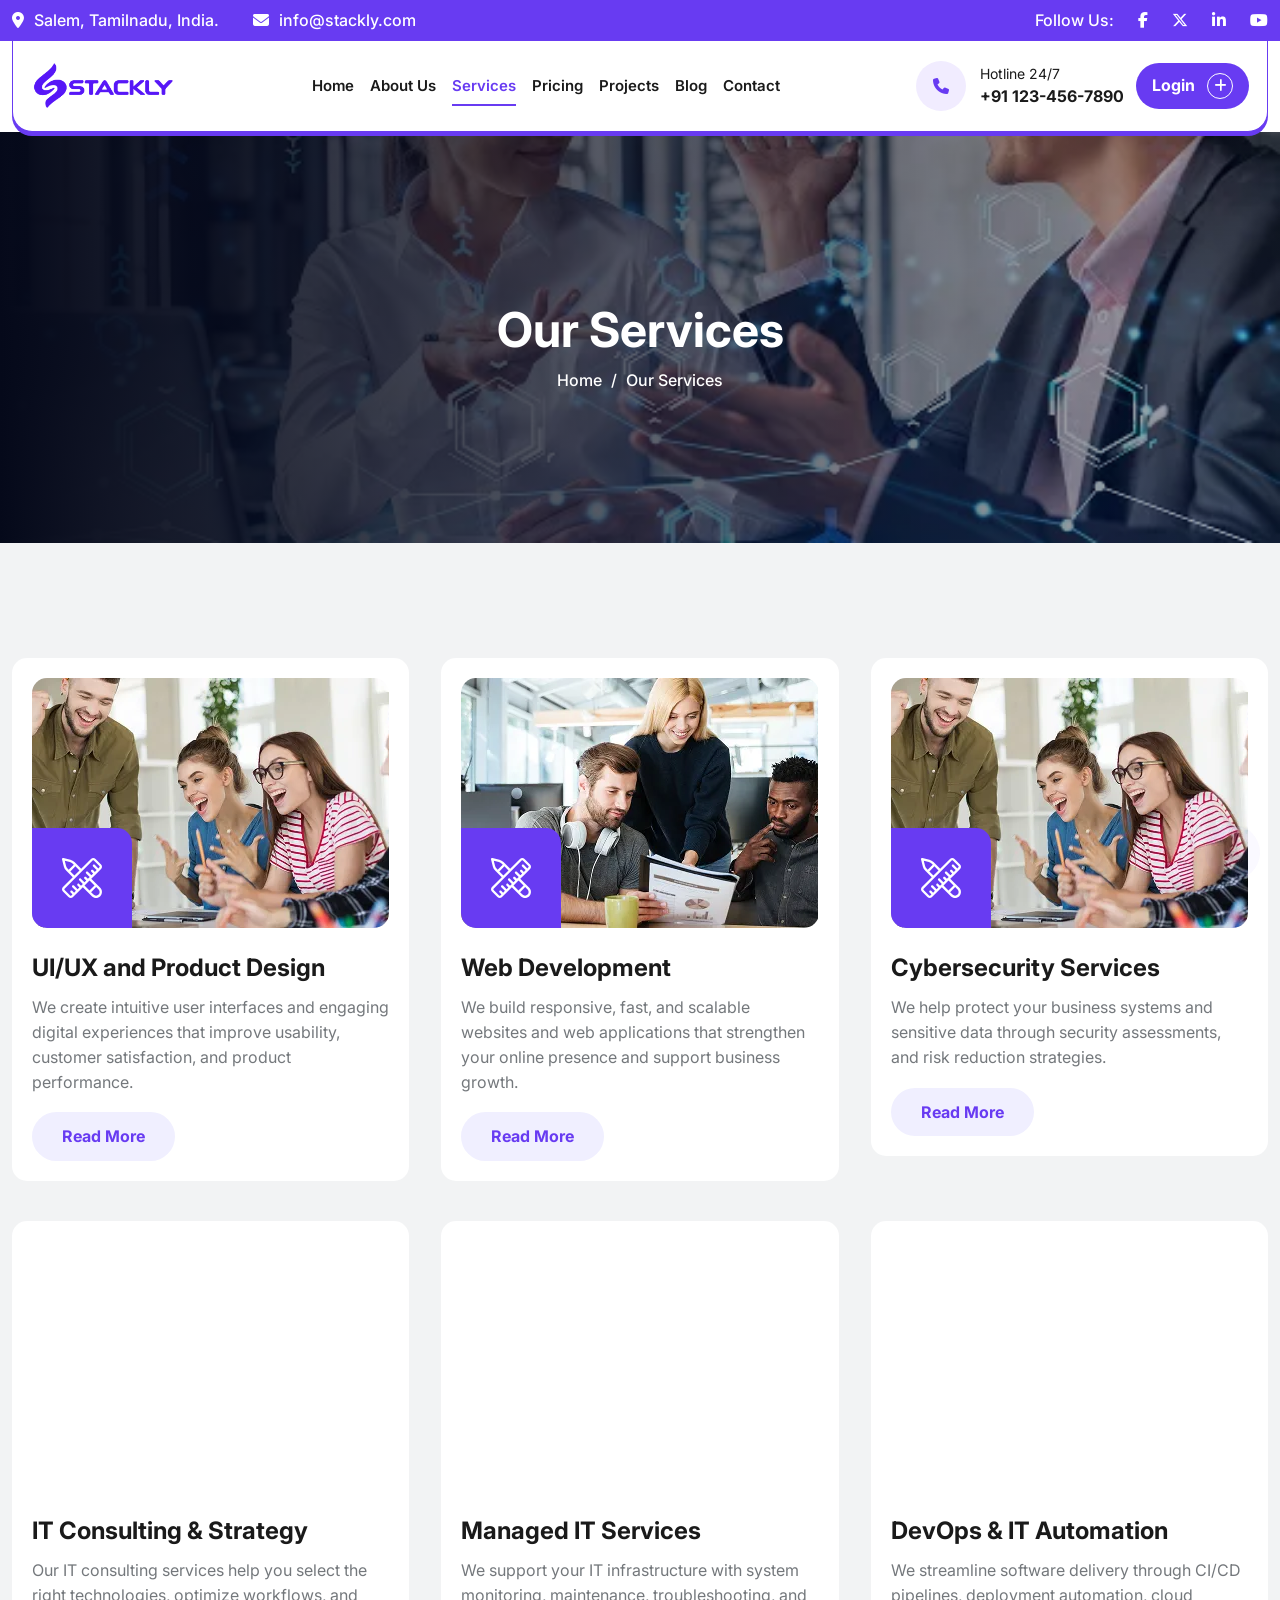
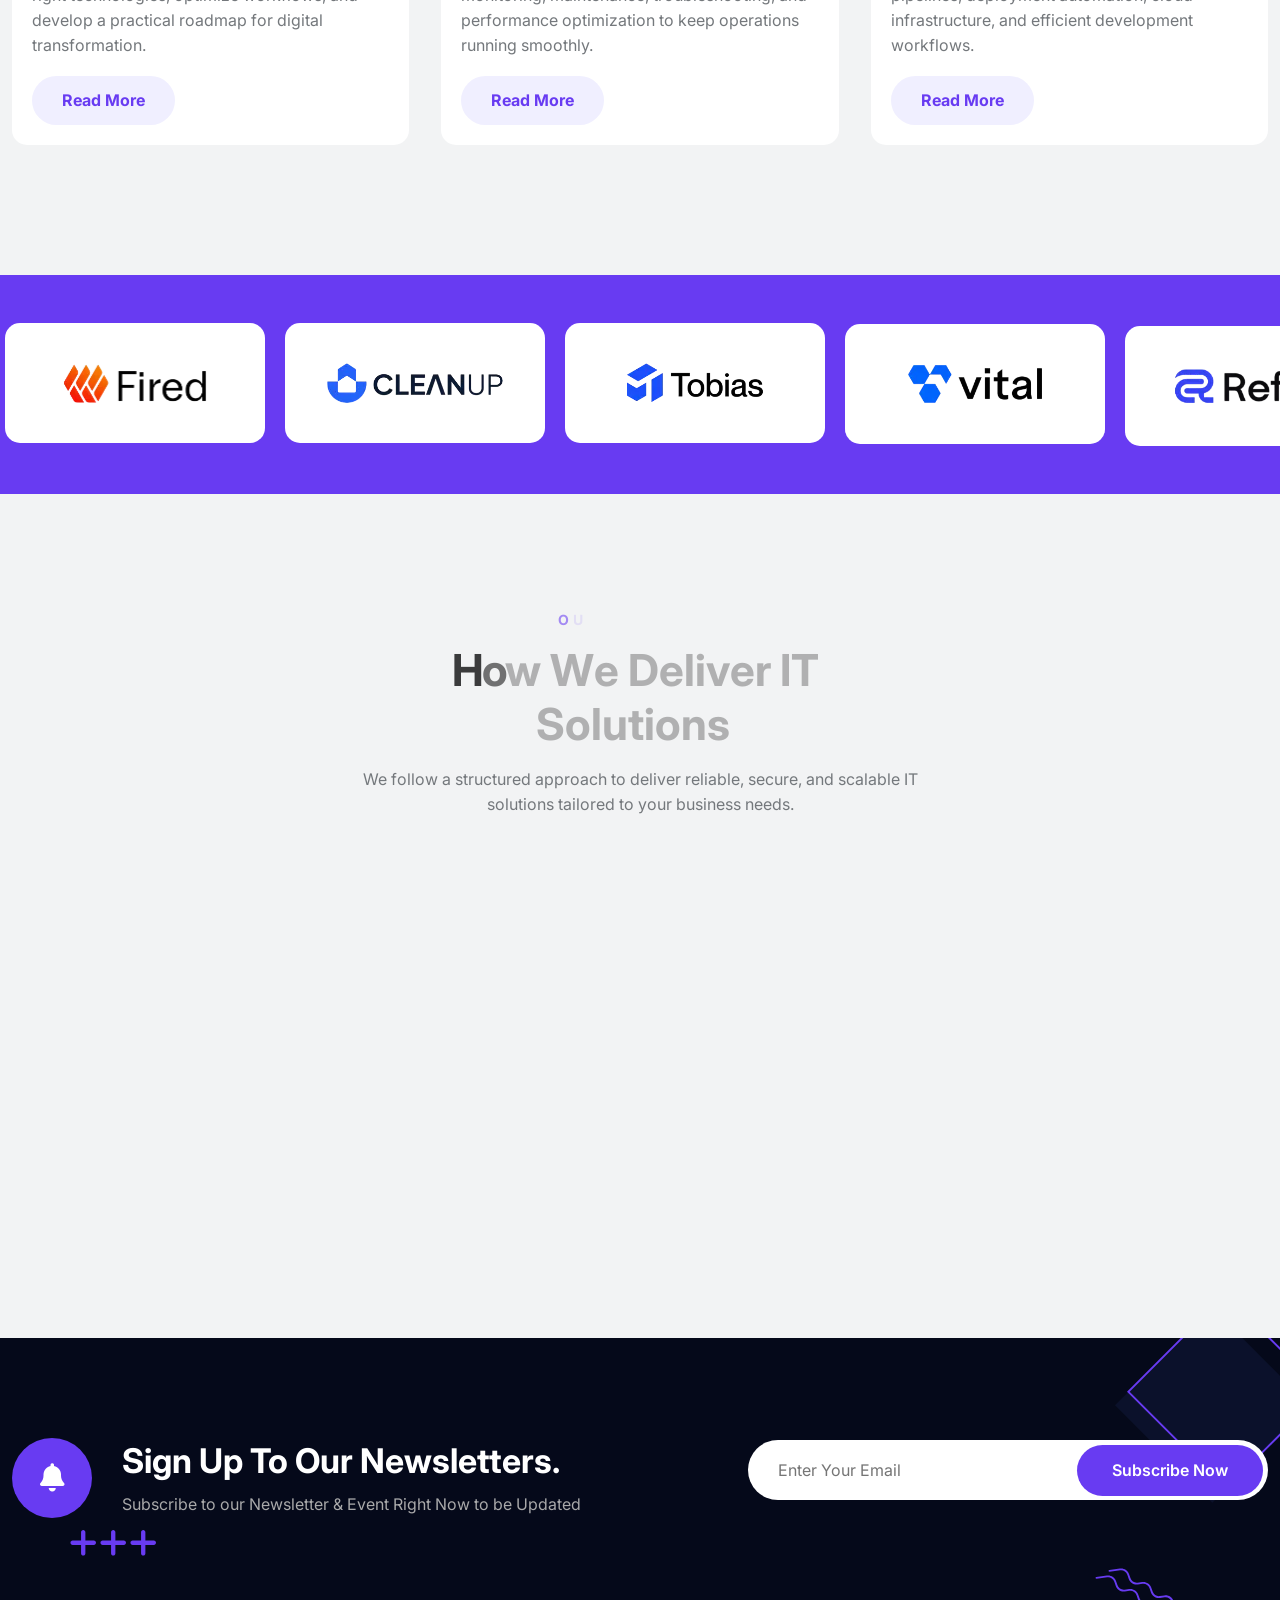
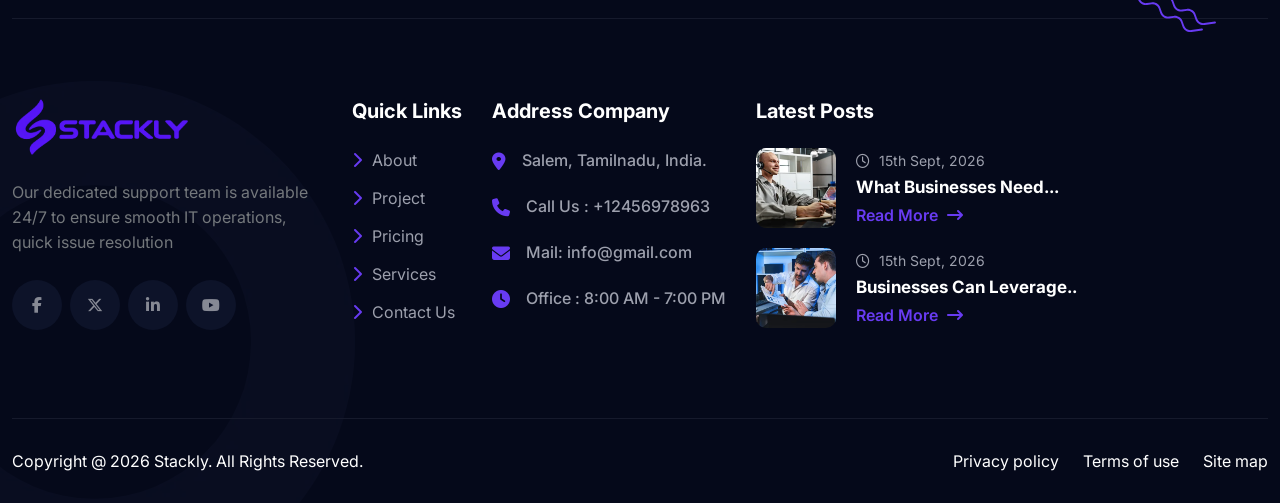
<file: service.html>
<!DOCTYPE html>
  <html lang="en">
  <head>
  	<meta charset="UTF-8">
  	<title>Stackly - IT Solutions</title>
  	<meta name="viewport" content="width=device-width, initial-scale=1">
  	<link rel="stylesheet" href="assets/css/bootstrap.min.css">
  	<link rel="stylesheet" href="assets/css/fontawesome.css">
  	<link rel="stylesheet" href="assets/css/animate.css">
  	<link rel="stylesheet" href="assets/css/swiper.min.css">
  	<link rel="stylesheet" href="assets/css/jquery-ui.css"> 
  	<link rel="stylesheet" href="assets/css/magnific-popup.css">
  	<link rel="stylesheet" href="assets/css/style.css">
  </head>
  <body class="home-1">
  	<div id="preloader">
  		<div class="preloader-logo">
  			<a><img src="assets/img/logo/logo.webp" alt=""></a>
  		</div>
  	</div>
  	<div class="up">
  		<a href="#" class="scrollup text-center"><i class="fa-solid fa-arrow-up"></i></a>
  	</div>
<!-- Start of Header section
	============================================= -->
	<header id="tz-header" class="tz-header-section header_style_one txa_sticky_header">
		<div class="tz-header-top">
			<div class="container">
				<div class="tz-top-info-wrap d-flex justify-content-between align-items-center">
					<div class="tz-top-cta">
						<a><i class="fa-solid fa-location-dot"></i> Salem, Tamilnadu, India.</a>
						<a><i class="fa-solid fa-envelope"></i> <span class="__cf_email__">info@stackly.com</span></a>
					</div>
					<div class="tz-top-social">
						<span>Follow Us:</span>
						<a href="404.html"><i class="fa-brands fa-facebook-f"></i></a>
						<a href="404.html"><i class="fa-brands fa-x-twitter"></i></a>
						<a href="404.html"><i class="fa-brands fa-linkedin-in"></i></a>
						<a href="404.html"><i class="fa-brands fa-youtube"></i></a>
					</div>
				</div>

			</div>
		</div>
		<div class="tz-main-navigation-wrap">
			<div class="container">
				<div class="tz-main-navigation-area d-flex justify-content-between align-items-center">
					<div class="brand-logo">
						<a href="index.html"><img src="assets/img/logo/logo.webp" alt=""></a>
					</div>
					<div class="main-navigation-cta d-flex align-items-center ">
						<nav class="main-navigation clearfix ul-li">
							<ul id="main-nav" class="nav navbar-nav clearfix">
							    <li><a href="index.html">Home</a></li>
								<li><a href="about.html">About Us </a></li>
								<li><a class="active" href="service.html">Services</a></li>
								<li><a href="price.html">Pricing </a></li>
								<li><a href="project.html">Projects</a></li>
								<li><a href="blog.html">Blog</a></li>
								<li><a href="contact.html">Contact</a></li>
							</ul>
						</nav>
					</div>
					<div class="header-action d-flex align-items-center">
						<div class="header-cta d-flex align-items-center">
							<div class="item-icon d-flex justify-content-center align-items-center">
								<i class="fa-solid fa-phone"></i>
							</div>
							<div class="item-text headline pera-content">
								<span>Hotline 24/7</span>
								<a>+91 123-456-7890</a>
							</div>
						</div>
						<div class="header-cta-btn btn-spin">
							<a href="signin.html"><span>Login</span> <i class="fa-solid fa-plus"></i></a>
						</div>
						<button class="tz-mobile-btn-trigger mobile-menu-btn mobile_menu_button open_mobile_menu">
							<span></span>
							<span></span>
							<span></span>
						</button>
					</div>
				</div>
			</div>
		</div>
	</header>
	<!-- Mobile Menu -->
<!-- Mobile Menu -->
<div class="mobile_menu lenis lenis-smooth position-relative">
    <div class="mobile_menu_wrap">
        <div class="mobile_menu_overlay open_mobile_menu"></div>

        <div class="mobile_menu_content">
            <div class="mobile_menu_close open_mobile_menu">
                <i class="fas fa-times"></i>
            </div>

            <!-- Mobile Navigation: Same links as desktop -->
            <nav class="mobile-main-navigation clearfix ul-li">
                <ul id="m-main-nav" class="nav navbar-nav clearfix">
                    <li><a href="index.html">Home</a></li>
                    <li><a href="about.html">About Us</a></li>
                    <li><a href="service.html">Services</a></li>
                    <li><a href="price.html">Pricing</a></li>
                    <li><a href="project.html">Projects</a></li>
                    <li><a href="blog.html">Blog</a></li>
                    <li><a href="contact.html">Contact</a></li>
                </ul>
            </nav>

            <!-- Mobile Login Button -->
            <div class="mobile-login-btn">
                <a href="signin.html">
                    Login <i class="fa-solid fa-plus"></i>
                </a>
            </div>
        </div>
    </div>
</div>
<!-- End Mobile Menu -->

		<!-- /Mobile-Menu -->
	</div>

<!-- Start of Breadcrumb section
	============================================= -->
	<section id="tz-breadcrumb" class="tz-breadcrumb-sec position-relative" data-background="assets/img/project/pro1.webp">
		<div class="container">
			<div class="tz-breadcrumb-content headline text-center ul-li">
				<h2 class="bread_heading">Our Services</h2>
				<ul>
					<li><a href="index.html">Home</a></li>
					<li> Our Services</li>
				</ul>
			</div>
		</div>
	</section>
<!-- End of Breadcrumb section
	============================================= -->

<!-- Start of Service Feed section
	============================================= -->
	
<section id="tz-ser-feed" class="tz-ser-feed-sec pt-115 pb-90">
    <div class="container">
        <div class="row">

            <!-- UI/UX and Product Design -->
            <div class="col-lg-4 col-md-6">
                <div class="tz-ser5-item ver_2">
                    <div class="item-img-icon position-relative">
                        <div class="item-img">
                            <img src="assets/img/service/ser13.webp" alt="UI/UX and Product Design">
                        </div>
                        <div class="item-icon d-flex justify-content-center align-items-center">
                            <img src="assets/img/icon/ic42.webp" alt="">
                        </div>
                    </div>
                    <div class="item-text headline pera-content">
                        <h3><a href="404.html">UI/UX and Product Design</a></h3>
                        <p>We create intuitive user interfaces and engaging digital experiences that improve usability, customer satisfaction, and product performance.</p>
                        <a class="read_more" href="404.html">Read More</a>
                    </div>
                </div>
            </div>

            <!-- Web Development -->
            <div class="col-lg-4 col-md-6">
                <div class="tz-ser5-item ver_2">
                    <div class="item-img-icon position-relative">
                        <div class="item-img">
                            <img src="assets/img/service/ser14.webp" alt="Web Development">
                        </div>
                        <div class="item-icon d-flex justify-content-center align-items-center">
                            <img src="assets/img/icon/ic42.webp" alt="">
                        </div>
                    </div>
                    <div class="item-text headline pera-content">
                        <h3><a href="404.html">Web Development</a></h3>
                        <p>We build responsive, fast, and scalable websites and web applications that strengthen your online presence and support business growth.</p>
                        <a class="read_more" href="404.html">Read More</a>
                    </div>
                </div>
            </div>

            <!-- Cybersecurity Services -->
            <div class="col-lg-4 col-md-6">
                <div class="tz-ser5-item ver_2">
                    <div class="item-img-icon position-relative">
                        <div class="item-img">
                            <img src="assets/img/service/ser13.webp" alt="Cybersecurity Services">
                        </div>
                        <div class="item-icon d-flex justify-content-center align-items-center">
                            <img src="assets/img/icon/ic42.webp" alt="">
                        </div>
                    </div>
                    <div class="item-text headline pera-content">
                        <h3><a href="404.html">Cybersecurity Services</a></h3>
                        <p>We help protect your business systems and sensitive data through security assessments, and risk reduction strategies.</p>
                        <a class="read_more" href="404.html">Read More</a>
                    </div>
                </div>
            </div>

            <!-- IT Consulting and Strategy -->
            <div class="col-lg-4 col-md-6">
                <div class="tz-ser5-item ver_2">
                    <div class="item-img-icon position-relative">
                        <div class="item-img">
                            <img src="assets/img/service/ser15.webp" alt="IT Consulting and Strategy">
                        </div>
                        <div class="item-icon d-flex justify-content-center align-items-center">
                            <img src="assets/img/icon/ic42.webp" alt="">
                        </div>
                    </div>
                    <div class="item-text headline pera-content">
                        <h3><a href="404.html">IT Consulting &amp; Strategy</a></h3>
                        <p>Our IT consulting services help you select the right technologies, optimize workflows, and develop a practical roadmap for digital transformation.</p>
                        <a class="read_more" href="404.html">Read More</a>
                    </div>
                </div>
            </div>

            <!-- Managed IT Services -->
            <div class="col-lg-4 col-md-6">
                <div class="tz-ser5-item ver_2">
                    <div class="item-img-icon position-relative">
                        <div class="item-img">
                            <img src="assets/img/service/ser2.webp" alt="Managed IT Services">
                        </div>
                        <div class="item-icon d-flex justify-content-center align-items-center">
                            <img src="assets/img/icon/ic42.webp" alt="">
                        </div>
                    </div>
                    <div class="item-text headline pera-content">
                        <h3><a href="404.html">Managed IT Services</a></h3>
                        <p>We support your IT infrastructure with system monitoring, maintenance, troubleshooting, and performance optimization to keep operations running smoothly.</p>
                        <a class="read_more" href="404.html">Read More</a>
                    </div>
                </div>
            </div>

            <!-- DevOps and IT Automation -->
            <div class="col-lg-4 col-md-6">
                <div class="tz-ser5-item ver_2">
                    <div class="item-img-icon position-relative">
                        <div class="item-img">
                            <img src="assets/img/service/ser1.webp" alt="DevOps and IT Automation">
                        </div>
                        <div class="item-icon d-flex justify-content-center align-items-center">
                            <img src="assets/img/icon/ic42.webp" alt="">
                        </div>
                    </div>
                    <div class="item-text headline pera-content">
                        <h3><a href="404.html">DevOps &amp; IT Automation</a></h3>
                        <p>We streamline software delivery through CI/CD pipelines, deployment automation, cloud infrastructure, and efficient development workflows.</p>
                        <a class="read_more" href="404.html">Read More</a>
                    </div>
                </div>
            </div>

        </div>
    </div>
</section>
<!-- End of IT Services Section -->


<!-- Start of Sponsor section
	============================================= -->
	<section id="tz-sponsor5" class="tz-sponsor5-sec ver_2">
		<div class="tz-sponsor-content marquee-right">
			<div class="tz-sponsor-item ver_3">
				<div class="item-img d-flex justify-content-center align-items-center">
					<img src="assets/img/sponsor/sp1.webp" alt="">
				</div>
			</div>
			<div class="tz-sponsor-item ver_3">
				<div class="item-img d-flex justify-content-center align-items-center">
					<img src="assets/img/sponsor/sp2.webp" alt="">
				</div>
			</div>
			<div class="tz-sponsor-item ver_3">
				<div class="item-img d-flex justify-content-center align-items-center">
					<img src="assets/img/sponsor/sp3.webp" alt="">
				</div>
			</div>

			<div class="tz-sponsor-item ver_3">
				<div class="item-img d-flex justify-content-center align-items-center">
					<img src="assets/img/sponsor/sp4.webp" alt="">
				</div>
			</div>
			<div class="tz-sponsor-item ver_3">
				<div class="item-img d-flex justify-content-center align-items-center">
					<img src="assets/img/sponsor/sp5.webp" alt="">
				</div>
			</div>
			<div class="tz-sponsor-item ver_3">
				<div class="item-img d-flex justify-content-center align-items-center">
					<img src="assets/img/sponsor/sp6.webp" alt="">
				</div>
			</div>
			<div class="tz-sponsor-item ver_3">
				<div class="item-img d-flex justify-content-center align-items-center">
					<img src="assets/img/sponsor/sp6.webp" alt="">
				</div>
			</div>
		</div>
	</section>
<!-- End of Sponsor section
	============================================= -->

<!-- Start of Work Process  section
	============================================= -->
	
<section id="tz-work-process" class="tz-work-process-sec ver_2 pt-115 pb-80">
    <div class="container">

        <div class="tz-section-title text-center headline">
            <div class="subtitle tz-sub-tilte tz-sub-anim text-uppercase">
                Our Work Process
            </div>

            <h2 class="sec_title tz-itm-title tz-itm-anim">
                How We Deliver IT Solutions
            </h2>

            <p>
                We follow a structured approach to deliver reliable, secure,
                and scalable IT solutions tailored to your business needs.
            </p>
        </div>

        <div class="tz-wrkp-content mt-65">
            <div class="row justify-content-center">

                <!-- Step 1 -->
                <div class="col-lg-4 col-md-6">
                    <div class="tz-wrkp-item ver_2">
                        <div class="item-icon-step d-flex">
                            <div class="item-icon d-flex justify-content-center align-items-center">
                                <img src="assets/img/icon/ic18.webp" alt="Planning and strategy">
                            </div>

                            <div class="item-step">
                                Step 1
                            </div>
                        </div>

                        <div class="item-text headline pera-content">
                            <h3>Planning &amp; Strategy</h3>
                            <p>
                                We analyze your business requirements, identify
                                technical challenges, and define a clear project
                                roadmap to build the right technology solution.
                            </p>
                        </div>
                    </div>
                </div>

                <!-- Step 2 -->
                <div class="col-lg-4 col-md-6">
                    <div class="tz-wrkp-item ver_2">
                        <div class="item-icon-step d-flex">
                            <div class="item-icon d-flex justify-content-center align-items-center">
                                <img src="assets/img/icon/ic19.webp" alt="Software development">
                            </div>

                            <div class="item-step">
                                Step 2
                            </div>
                        </div>

                        <div class="item-text headline pera-content">
                            <h3>Development</h3>
                            <p>
                                Our development team builds and integrates
                                customized websites, software applications,
                                and IT systems with a focus on quality,
                                security, and performance.
                            </p>
                        </div>
                    </div>
                </div>

                <!-- Step 3 -->
                <div class="col-lg-4 col-md-6">
                    <div class="tz-wrkp-item ver_2">
                        <div class="item-icon-step d-flex">
                            <div class="item-icon d-flex justify-content-center align-items-center">
                                <img src="assets/img/icon/ic20.webp" alt="IT support and optimization">
                            </div>

                            <div class="item-step">
                                Step 3
                            </div>
                        </div>

                        <div class="item-text headline pera-content">
                            <h3>Testing &amp; Ongoing Support</h3>
                            <p>
                                We test solutions for reliability, resolve issues,
                                optimize system performance, and provide ongoing
                                technical support as your business grows.
                            </p>
                        </div>
                    </div>
                </div>

            </div>
        </div>

    </div>
</section>
<!-- End of IT Work Process Section -->


<!-- Start of Footer section
    ============================================= -->
    <footer id="tz-footer" class="tz-footer-sec position-relative pt-100">
    	<div class="tz-ftr-shape position-absolute">
    		<span class="ftr-shape1">
    			<svg width="26" height="26" viewBox="0 0 26 26" fill="none" xmlns="http://www.w3.org/2000/svg">
    				<path d="M23.837 10.6133H15.3867V2.16305C15.3867 0.980582 14.4061 0 13.2237 0C12.0412 0 11.0606 0.980582 11.0606 2.16305V10.6133H2.61031C1.42785 10.6133 0.447266 11.5939 0.447266 12.7764C0.447266 13.9588 1.42785 14.9394 2.61031 14.9394H11.0606V23.3898C11.0606 24.5722 12.0412 25.5528 13.2237 25.5528C14.4061 25.5528 15.3867 24.5722 15.3867 23.3898V14.9394H23.837C25.0195 14.9394 26 13.9588 26 12.7764C26 11.5939 25.0483 10.6133 23.837 10.6133Z" fill="#683BF2"/>
    			</svg>
    		</span>
    		<span class="ftr-shape2">
    			<svg width="26" height="26" viewBox="0 0 26 26" fill="none" xmlns="http://www.w3.org/2000/svg">
    				<path d="M23.837 10.6133H15.3867V2.16305C15.3867 0.980582 14.4061 0 13.2237 0C12.0412 0 11.0606 0.980582 11.0606 2.16305V10.6133H2.61031C1.42785 10.6133 0.447266 11.5939 0.447266 12.7764C0.447266 13.9588 1.42785 14.9394 2.61031 14.9394H11.0606V23.3898C11.0606 24.5722 12.0412 25.5528 13.2237 25.5528C14.4061 25.5528 15.3867 24.5722 15.3867 23.3898V14.9394H23.837C25.0195 14.9394 26 13.9588 26 12.7764C26 11.5939 25.0483 10.6133 23.837 10.6133Z" fill="#683BF2"/>
    			</svg>
    		</span>
    		<span class="ftr-shape3">
    			<svg width="26" height="26" viewBox="0 0 26 26" fill="none" xmlns="http://www.w3.org/2000/svg">
    				<path d="M23.837 10.6133H15.3867V2.16305C15.3867 0.980582 14.4061 0 13.2237 0C12.0412 0 11.0606 0.980582 11.0606 2.16305V10.6133H2.61031C1.42785 10.6133 0.447266 11.5939 0.447266 12.7764C0.447266 13.9588 1.42785 14.9394 2.61031 14.9394H11.0606V23.3898C11.0606 24.5722 12.0412 25.5528 13.2237 25.5528C14.4061 25.5528 15.3867 24.5722 15.3867 23.3898V14.9394H23.837C25.0195 14.9394 26 13.9588 26 12.7764C26 11.5939 25.0483 10.6133 23.837 10.6133Z" fill="#683BF2"/>
    			</svg>
    		</span>
    	</div>
    	<div class="tz-ftr-sh1 position-absolute">
    		<svg width="198" height="198" viewBox="0 0 198 198" fill="none" xmlns="http://www.w3.org/2000/svg">
    			<path d="M98.6491 197.298L0 98.6491L98.6491 0L197.298 98.6491L98.6491 197.298ZM2.65253 98.6678L98.6491 194.664L194.646 98.6678L98.6491 2.67124L2.65253 98.6678Z" fill="#683BF2"/>
    		</svg>
    	</div>
    	<div class="tz-ftr-sh2 position-absolute">
    		<svg width="195" height="195" viewBox="0 0 195 195" fill="none" xmlns="http://www.w3.org/2000/svg">
    			<path d="M97.3212 0.000138268L0 97.3213L97.3212 194.642L194.642 97.3213L97.3212 0.000138268Z" fill="#0B112B"/>
    		</svg>
    	</div>
    	<div class="tz-ftr-sh3 position-absolute">
    		<svg width="108" height="58" viewBox="0 0 108 58" fill="none" xmlns="http://www.w3.org/2000/svg">
    			<path d="M107.806 54.9683C107.67 55.1918 107.429 55.3732 107.141 55.4166L96.4869 56.9475C92.5596 57.5135 88.7591 55.2065 87.4489 51.4611L85.8923 47.0417C84.8821 44.134 81.928 42.3408 78.8822 42.7864L74.2592 43.4546C70.3318 44.0206 66.5314 41.7136 65.2211 37.9682L63.6805 33.5585C62.6703 30.6508 59.7162 28.8575 56.6704 29.3032L52.0474 29.9713C48.12 30.5374 44.3195 28.2304 42.9934 24.4753L41.4527 20.0656C40.4425 17.1579 37.4884 15.3646 34.4427 15.8102L29.8196 16.4784C25.8922 17.0444 22.0918 14.7374 20.7656 10.9824L19.2249 6.57263C18.2148 3.66493 15.2606 1.87168 12.2149 2.31731L1.57732 3.85786C1.0675 3.94173 0.595271 3.56771 0.527368 3.0676C0.443497 2.55779 0.817564 2.08556 1.31768 2.01765L11.9553 0.477057C15.8827 -0.0889696 19.6831 2.21801 20.9933 5.96341L22.534 10.3731C23.5441 13.2808 26.4983 15.0741 29.544 14.6284L34.1671 13.9603C38.0945 13.3943 41.8949 15.7012 43.2211 19.4563L44.7617 23.8661C45.7719 26.7738 48.726 28.567 51.7718 28.1214L56.3949 27.4532C60.3222 26.8872 64.1227 29.1942 65.4329 32.9396L66.9735 37.3493C67.9837 40.257 70.9378 42.0502 73.9836 41.6046L78.6067 40.9365C82.534 40.3704 86.3345 42.6774 87.6447 46.4228L89.2013 50.8422C90.2115 53.7499 93.1656 55.5432 96.2114 55.0976L106.865 53.5666C107.375 53.4828 107.847 53.8568 107.915 54.357C107.965 54.5622 107.913 54.7926 107.806 54.9683Z" fill="#683BF2"/>
    		</svg>
    	</div>
    	<div class="tz-ftr-sh4 position-absolute">
    		<svg width="108" height="58" viewBox="0 0 108 58" fill="none" xmlns="http://www.w3.org/2000/svg">
    			<path d="M107.806 54.9683C107.67 55.1918 107.429 55.3732 107.141 55.4166L96.4869 56.9475C92.5596 57.5135 88.7591 55.2065 87.4489 51.4611L85.8923 47.0417C84.8821 44.134 81.928 42.3408 78.8822 42.7864L74.2592 43.4546C70.3318 44.0206 66.5314 41.7136 65.2211 37.9682L63.6805 33.5585C62.6703 30.6508 59.7162 28.8575 56.6704 29.3032L52.0474 29.9713C48.12 30.5374 44.3195 28.2304 42.9934 24.4753L41.4527 20.0656C40.4425 17.1579 37.4884 15.3646 34.4427 15.8102L29.8196 16.4784C25.8922 17.0444 22.0918 14.7374 20.7656 10.9824L19.2249 6.57263C18.2148 3.66493 15.2606 1.87168 12.2149 2.31731L1.57732 3.85786C1.0675 3.94173 0.595271 3.56771 0.527368 3.0676C0.443497 2.55779 0.817564 2.08556 1.31768 2.01765L11.9553 0.477057C15.8827 -0.0889696 19.6831 2.21801 20.9933 5.96341L22.534 10.3731C23.5441 13.2808 26.4983 15.0741 29.544 14.6284L34.1671 13.9603C38.0945 13.3943 41.8949 15.7012 43.2211 19.4563L44.7617 23.8661C45.7719 26.7738 48.726 28.567 51.7718 28.1214L56.3949 27.4532C60.3222 26.8872 64.1227 29.1942 65.4329 32.9396L66.9735 37.3493C67.9837 40.257 70.9378 42.0502 73.9836 41.6046L78.6067 40.9365C82.534 40.3704 86.3345 42.6774 87.6447 46.4228L89.2013 50.8422C90.2115 53.7499 93.1656 55.5432 96.2114 55.0976L106.865 53.5666C107.375 53.4828 107.847 53.8568 107.915 54.357C107.965 54.5622 107.913 54.7926 107.806 54.9683Z" fill="#683BF2"/>
    		</svg>
    	</div>
    	<div class="tz-ftr-sh5 position-absolute">
    		<img src="assets/img/shape/circle3.webp" alt="">
    	</div>
    	<div class="container">
    		<div class="tz-footer-newsletter pb-100 d-flex align-items-center justify-content-between">
    			<div class="tz-ft-news-text headline pera-content d-flex align-items-center">
    				<div class="item-icon d-flex align-items-center justify-content-center">
    					<i class="fa-solid fa-bell"></i>
    				</div>
    				<div class="item-text">
    					<h3>Sign Up To Our Newsletters.</h3>
    					<span>Subscribe to our Newsletter & Event Right Now to be Updated</span>
    				</div>
    			</div>
    			<div class="tz-ft-news-form position-relative">
    			
<form id="subscribeForm" action="#" method="post" novalidate>
    <input
        type="email"
        id="email"
        name="email"
        placeholder="Enter Your Email"
        required
    >

    <button type="submit">Subscribe Now</button>

    <p id="emailMessage" role="status" aria-live="polite"></p>
</form>

<style>
    #emailMessage {
        margin-top: 8px;
        font-size: 14px;
    }

    #emailMessage.error {
        color: red;
    }

    #emailMessage.success {
        color: green;
    }
</style>

<script>

document.getElementById("subscribeForm").addEventListener("submit", function (e) {
    e.preventDefault();

    const email = document.getElementById("email");
    const message = document.getElementById("emailMessage");

    message.textContent = "";
    message.className = "";

    if (email.value.trim() === "") {
        message.textContent = "Please enter your email address.";
        message.className = "error";
        email.focus();
        return;
    }

    if (!email.checkValidity()) {
        message.textContent = "Please enter a valid email address.";
        message.className = "error";
        email.focus();
        return;
    }

    window.location.href = "404.html";
});

</script>

    			</div>
    		</div>
    		<div class="tz-footer-widget-wrap pt-80 pb-80 d-flex">
    			<div class="tz-footer-widget headline pera-content">
    				<div class="logo-widget">
    					<div class="brand-logo">
    						<a href="index.html"><img src="assets/img/logo/logo.webp" alt=""></a>
    					</div>
    					<p>Our dedicated support team is available 24/7 to ensure smooth IT operations, quick issue resolution</p>
    					<div class="footer-social d-flex">
    						<a href="404.html"><i class="fa-brands fa-facebook-f"></i></a>
    						<a href="404.html"><i class="fa-brands fa-x-twitter"></i></a>
    						<a href="404.html"><i class="fa-brands fa-linkedin-in"></i></a>
    						<a href="404.html"><i class="fa-brands fa-youtube"></i></a>	
    					</div>
    				</div>
    			</div>
    			<div class="tz-footer-widget headline pera-content">
    				<div class="menu-widget ul-li-block">
    					<h3 class="widget-title">Quick Links</h3>
    					<ul>
    						<li><a href="about.html">About</a></li>
    						<li><a href="project.html">Project</a></li>
    						<li><a href="price.html">Pricing</a></li>
    						<li><a href="service.html">Services</a></li>
    						<li><a href="contact.html">Contact Us</a></li>
    					</ul>
    				</div>
    			</div>
    			<div class="tz-footer-widget headline pera-content">
    				<div class="cta-widget ul-li-block">
    					<h3 class="widget-title">Address Company</h3>
    					<div class="cta-info-wrap">
    						<div class="cta-info d-flex">
    							<div class="info-icon">
    								<i class="fa-solid fa-location-dot"></i>
    							</div>
    							<div class="info-text">
    								Salem, Tamilnadu, India.
    							</div>
    						</div>
    						<div class="cta-info d-flex">
    							<div class="info-icon">
    								<i class="fa-solid fa-phone"></i>
    							</div>
    							<div class="info-text">
    								Call Us : +12456978963
    							</div>
    						</div>
    						<div class="cta-info d-flex">
    							<div class="info-icon">
    								<i class="fa-solid fa-envelope"></i>
    							</div>
    							<div class="info-text">
    								Mail: <a class="__cf_email__">info@gmail.com</a>
    							</div>
    						</div>
    						<div class="cta-info d-flex">
    							<div class="info-icon">
    								<i class="fa-solid fa-clock"></i>
    							</div>
    							<div class="info-text">
    								Office : 8:00 AM - 7:00 PM
    							</div>
    						</div>
    					</div>
    				</div>
    			</div>
    			<div class="tz-footer-widget headline pera-content">
    				<div class="recent-widget ul-li-block">
    					<h3 class="widget-title">Latest Posts</h3>
    					<div class="recent-post-wrap">
    						<div class="tz-recent-post d-flex align-items-center">
    							<div class="item-img">
    								<img src="assets/img/blog/blg1.webp" alt="">
    							</div>
    							<div class="item-text">
    								<span><i class="fa-regular fa-clock"></i> 15th Sept, 2026</span>
    								<h3><a href="404.html">What Businesses Need...</a></h3>
    								<a class="read_more" href="404.html">Read More  <i class="fa-solid fa-arrow-right-long"></i></a>
    							</div>
    						</div>
    						<div class="tz-recent-post d-flex align-items-center">
    							<div class="item-img">
    								<img src="assets/img/blog/blg2.webp" alt="">
    							</div>
    							<div class="item-text">
    								<span><i class="fa-regular fa-clock"></i> 15th Sept, 2026</span>
    								<h3><a href="404.html">Businesses Can Leverage..</a></h3>
    								<a class="read_more" href="404.html">Read More  <i class="fa-solid fa-arrow-right-long"></i></a>
    							</div>
    						</div>
    					</div>
    				</div>
    			</div>
    		</div>
    		<div class="tz-footer-copyright d-flex justify-content-between pera-content ul-li">
    			<p>Copyright @ 2026 Stackly. All Rights Reserved.</p>
    			<div class="tz-footer-menu">
    				<ul>
    					<li><a href="404.html">Privacy policy</a></li>
    					<li><a href="404.html">Terms of use</a></li>
    					<li><a href="404.html">Site map</a></li>
    				</ul>
    			</div>
    		</div>
    	</div>
    </footer>        
<!-- End of Footer section
    ============================================= -->    

    <!-- For Js Library -->
    <script src="assets/js/jquery-3.7.0.min.js"></script>
    <script src="assets/js/bootstrap.bundle.min.js"></script>
    <script src="assets/js/swiper-bundle.min.js"></script>
    <script src="assets/js/wow.min.js"></script>
    <script src="assets/js/appear.js"></script>
    <script src="assets/js/gsap.min.js"></script>
    <script src="assets/js/knob.js"></script>
    <script src="assets/js/jquery.counterup.min.js"></script>
    <script src="assets/js/isotope.pkgd.min.js"></script>
    <script src="assets/js/imagesloaded.pkgd.min.js"></script>
    <script src="assets/js/waypoints.min.js"></script>
    <script src="assets/js/jqueryui.js"></script>
    <script src="assets/js/jquery.magnific-popup.min.js"></script>
    <script src="assets/js/jquery.marquee.min.js"></script>
    <script src="assets/js/lenis.min.js"></script>
    <script src="assets/js/split-type.min.js"></script>
    <script src="assets/js/CustomEase.min.js"></script>
    <script src="assets/js/ScrollTrigger.min.js"></script>
    <script src="assets/js/SplitText.min.js"></script>
    <script src="assets/js/script.js"></script>

</body>
</html>
</file>
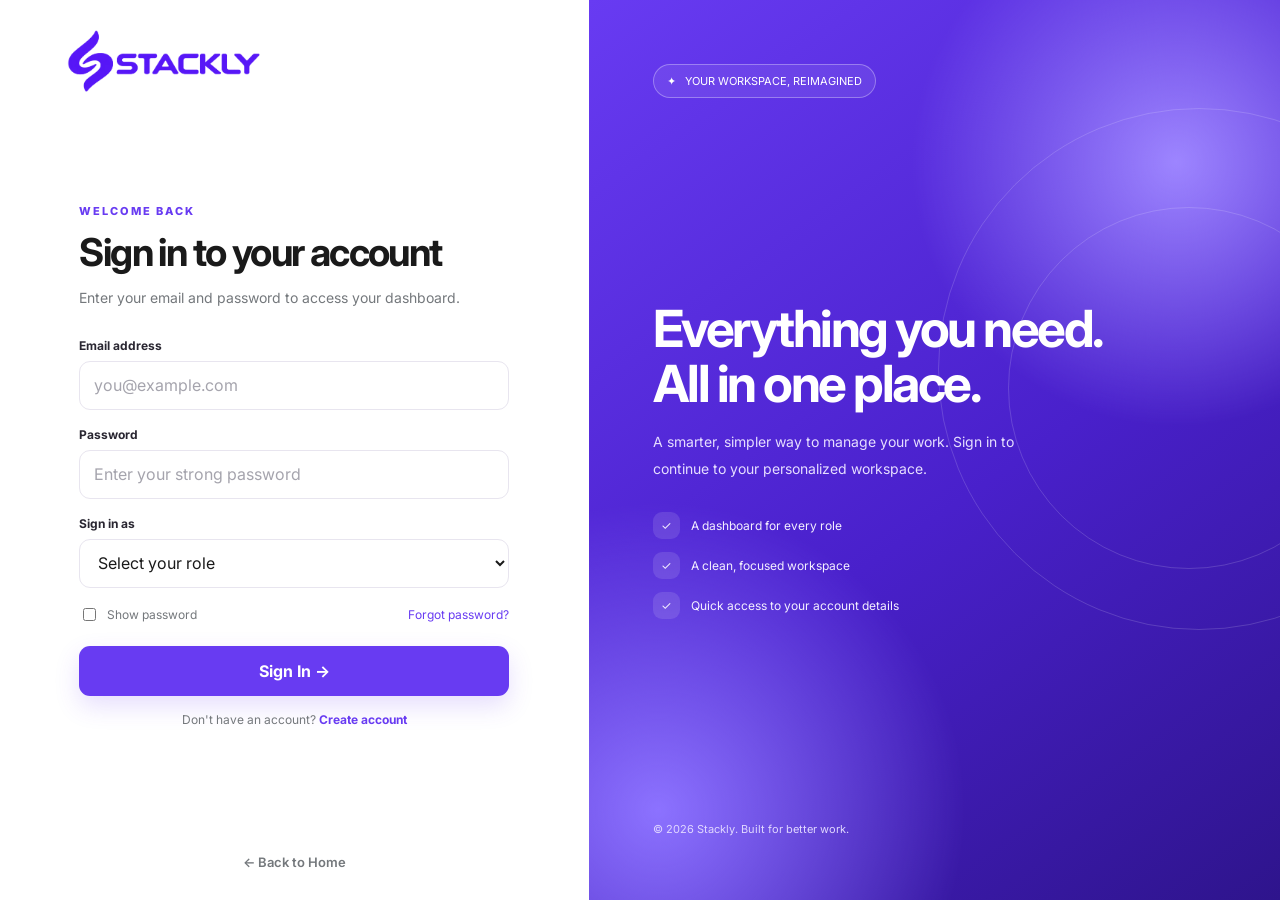
<file: signin.html>
<!DOCTYPE html>
<html lang="en">
<head>
<meta charset="UTF-8">
<meta name="viewport" content="width=device-width, initial-scale=1.0">
<title>Sign In | Stackly</title>
<style>
@import url('https://fonts.googleapis.com/css2?family=Inter:wght@400;500;600;700;800&display=swap');
:root{--tz-body-color:#74787C;--tz-title-color:#1A1A1A;--tz-heading:"Inter",sans-serif;--tz-body-font:"Inter",sans-serif;--tz-prime-c:#683BF2;--cube-1:cubic-bezier(.55,.085,0,.99);--cube-2:all .25s cubic-bezier(.645,.045,.355,1);--cube-3:cubic-bezier(.25,1,.5,1);--border:#e8e5ef;--soft:#f4f0ff}
*{box-sizing:border-box}body{margin:0;min-height:100vh;font-family:var(--tz-body-font);color:var(--tz-body-color);background:#fbfaff}a{color:var(--tz-prime-c);text-decoration:none}a:hover{text-decoration:underline}button,input,select{font:inherit}
.shell{min-height:100vh;display:grid;grid-template-columns:minmax(320px,.92fr) 1.08fr}.panel{padding:30px clamp(22px,5vw,76px);display:flex;flex-direction:column;justify-content:space-between;background:#fff}
.brand{display:flex;align-items:center;gap:12px;color:var(--tz-title-color);font-size:22px;font-weight:800;letter-spacing:-.7px}.logo{width:42px;height:42px;display:grid;place-items:center;border-radius:13px;background:var(--tz-prime-c);color:white;font-size:22px;box-shadow:0 8px 22px #683bf244}
.content{width:100%;max-width:430px;margin:45px auto}.eyebrow{font-size:11px;font-weight:800;letter-spacing:2px;text-transform:uppercase;color:var(--tz-prime-c);margin-bottom:12px}
h1,h2{font-family:var(--tz-heading);color:var(--tz-title-color);margin:0}.content h1{font-size:clamp(30px,3vw,39px);letter-spacing:-1.6px;line-height:1.15;margin-bottom:12px}.intro{font-size:14px;line-height:1.7;margin:0 0 28px}
.field{margin-bottom:17px}.field label{display:block;margin-bottom:8px;color:#292631;font-size:12px;font-weight:700}.field input,.field select{width:100%;height:49px;border:1px solid var(--border);border-radius:11px;padding:0 14px;outline:none;background:white;color:var(--tz-title-color);transition:var(--cube-2)}.field input:focus,.field select:focus{border-color:var(--tz-prime-c);box-shadow:0 0 0 4px #683bf21a}.field input::placeholder{color:#a5a4ad}.error{font-size:11px;color:#c62828;margin-top:6px}.error:empty{display:none}
.options{display:flex;justify-content:space-between;align-items:center;gap:10px;margin:3px 0 22px;font-size:12px}.check{display:flex;align-items:center;gap:8px}.check input{accent-color:var(--tz-prime-c)}
.btn{width:100%;min-height:50px;border:0;border-radius:11px;background:var(--tz-prime-c);color:white;font-weight:700;cursor:pointer;box-shadow:0 10px 24px #683bf22b;transition:var(--cube-2)}.btn:hover{background:#5528df;transform:translateY(-2px);box-shadow:0 13px 28px #683bf23b}
.message{display:none;padding:11px 13px;border-radius:10px;margin-top:14px;font-size:12px;line-height:1.5}.message.show{display:block}.message.error{color:#a61b1b;background:#fff0f0;border:1px solid #ffd6d6}.message.success{color:#146b3a;background:#eaf9f0;border:1px solid #c8efd8}.bottom{text-align:center;font-size:12px;padding-top:16px}.home{color:var(--tz-body-color);font-size:13px;font-weight:600}
.visual{position:relative;overflow:hidden;padding:clamp(28px,5vw,70px);display:flex;flex-direction:column;justify-content:space-between;color:#fff;background:radial-gradient(circle at 85% 18%,#9d85ff 0,transparent 28%),radial-gradient(circle at 10% 90%,#8c72ff 0,transparent 30%),linear-gradient(145deg,#683bf2 0%,#4920cb 55%,#2e148c 100%)}
.visual:before,.visual:after{content:"";position:absolute;border:1px solid #ffffff28;border-radius:50%;pointer-events:none}.visual:before{width:520px;height:520px;right:-180px;top:12%}.visual:after{width:360px;height:360px;right:-90px;top:23%}
.visual-top,.visual-copy,.visual-footer{position:relative;z-index:1}.tag{display:inline-flex;align-items:center;border:1px solid #ffffff50;background:#ffffff14;border-radius:100px;padding:9px 13px;font-size:11px}.visual-copy{max-width:520px;margin:40px 0}.visual-copy h2{color:#fff;font-size:clamp(34px,4vw,58px);letter-spacing:-2.5px;line-height:1.08;margin-bottom:18px}.visual-copy p{color:#e6deff;max-width:410px;font-size:14px;line-height:1.9}.features{display:grid;gap:13px;margin-top:30px}.feature{display:flex;gap:11px;align-items:center;font-size:12px;color:#f4efff}.feature-icon{width:27px;height:27px;border-radius:9px;background:#ffffff1e;display:grid;place-items:center}.visual-footer{color:#e0d7ff;font-size:11px}
@media(max-width:900px){.shell{grid-template-columns:1fr}.visual{display:none}.panel{min-height:100vh;padding:25px clamp(20px,6vw,54px)}.content{margin:45px auto}}
.logo-img {
    width: 200px;
    height: auto;
    object-fit: contain;
    display: block;
}
html, body {
    overflow-x: hidden;
    width: 100%;
}
</style>
</head>
<body>
<main class="shell">
<section class="panel">
<header class="brand">
    <img src="assets/img/logo/logo.webp" alt="Stackly Logo" class="logo-img">
</header>
<div class="content">
<div class="eyebrow">Welcome back</div>
<h1>Sign in to your account</h1>
<p class="intro">Enter your email and password to access your dashboard.</p>
<form id="signinForm" novalidate>
<div class="field"><label for="email">Email address</label><input id="email" name="email" type="email" placeholder="you@example.com" autocomplete="email" required><div class="error" id="emailError"></div></div>
<div class="field"><label for="password">Password</label><input id="password" name="password" type="password" placeholder="Enter your strong password" autocomplete="current-password" required><div class="error" id="passwordError"></div></div>
<div class="field"><label for="role">Sign in as</label><select id="role" name="role" required><option value="">Select your role</option><option value="admin">Admin</option><option value="user">User</option></select><div class="error" id="roleError"></div></div>
<div class="options"><label class="check"><input type="checkbox" id="showPassword"> Show password</label><a href="#" id="forgotLink">Forgot password?</a></div>
<button class="btn" type="submit">Sign In <span aria-hidden="true">→</span></button>
<div class="message" id="formMessage" role="status" aria-live="polite"></div>
</form>
<div class="bottom">Don't have an account? <a href="signup.html"><strong>Create account</strong></a></div>
</div>
<footer class="bottom"><a class="home" href="index.html">← Back to Home</a></footer>
</section>
<aside class="visual">
<div class="visual-top"><span class="tag">✦ &nbsp; YOUR WORKSPACE, REIMAGINED</span></div>
<div class="visual-copy"><h2>Everything you need.<br>All in one place.</h2><p>A smarter, simpler way to manage your work. Sign in to continue to your personalized workspace.</p>
<div class="features"><div class="feature"><span class="feature-icon">✓</span>A dashboard for every role</div><div class="feature"><span class="feature-icon">✓</span>A clean, focused workspace</div><div class="feature"><span class="feature-icon">✓</span>Quick access to your account details</div></div></div>
<div class="visual-footer">© 2026 Stackly. Built for better work.</div>
</aside>
</main>
<script>
const form=document.getElementById("signinForm");
const message=document.getElementById("formMessage");
function validEmail(value){return /^[^\s@]+@[^\s@]+\.[^\s@]{2,}$/.test(value)}
function strongPassword(value){return value.length>=8&&/[A-Z]/.test(value)&&/[a-z]/.test(value)&&/[0-9]/.test(value)&&/[^A-Za-z0-9]/.test(value)}
function clearErrors(){document.querySelectorAll(".error").forEach(el=>el.textContent="");message.textContent="";message.className="message"}
function showMessage(text,type){message.textContent=text;message.className="message show "+type}
document.getElementById("showPassword").addEventListener("change",function(){document.getElementById("password").type=this.checked?"text":"password"});
document.getElementById("forgotLink").addEventListener("click", function(e) {
    e.preventDefault();
    window.location.href = "404.html";
});
form.addEventListener("submit",function(e){
 e.preventDefault();clearErrors();
 const email=document.getElementById("email").value.trim().toLowerCase();
 const password=document.getElementById("password").value;
 const role=document.getElementById("role").value;
 let valid=true;
 if(!validEmail(email)){document.getElementById("emailError").textContent="Enter a valid email address.";valid=false}
 if(!strongPassword(password)){document.getElementById("passwordError").textContent="Password must contain at least 8 characters, one uppercase letter, one lowercase letter, one number, and one special character.";valid=false}
 if(!role){document.getElementById("roleError").textContent="Please select Admin or User.";valid=false}
 if(!valid)return;
 // Only the current login session is stored, not sign-up/registration data.
 const session={email:email,role:role,loginTime:new Date().toISOString()};
 localStorage.setItem("stackly_demo_session",JSON.stringify(session));
 window.location.href=role==="admin"?"admin-dashboard.html":"user-dashboard.html";
});
</script>
</body>
</html>
</file>
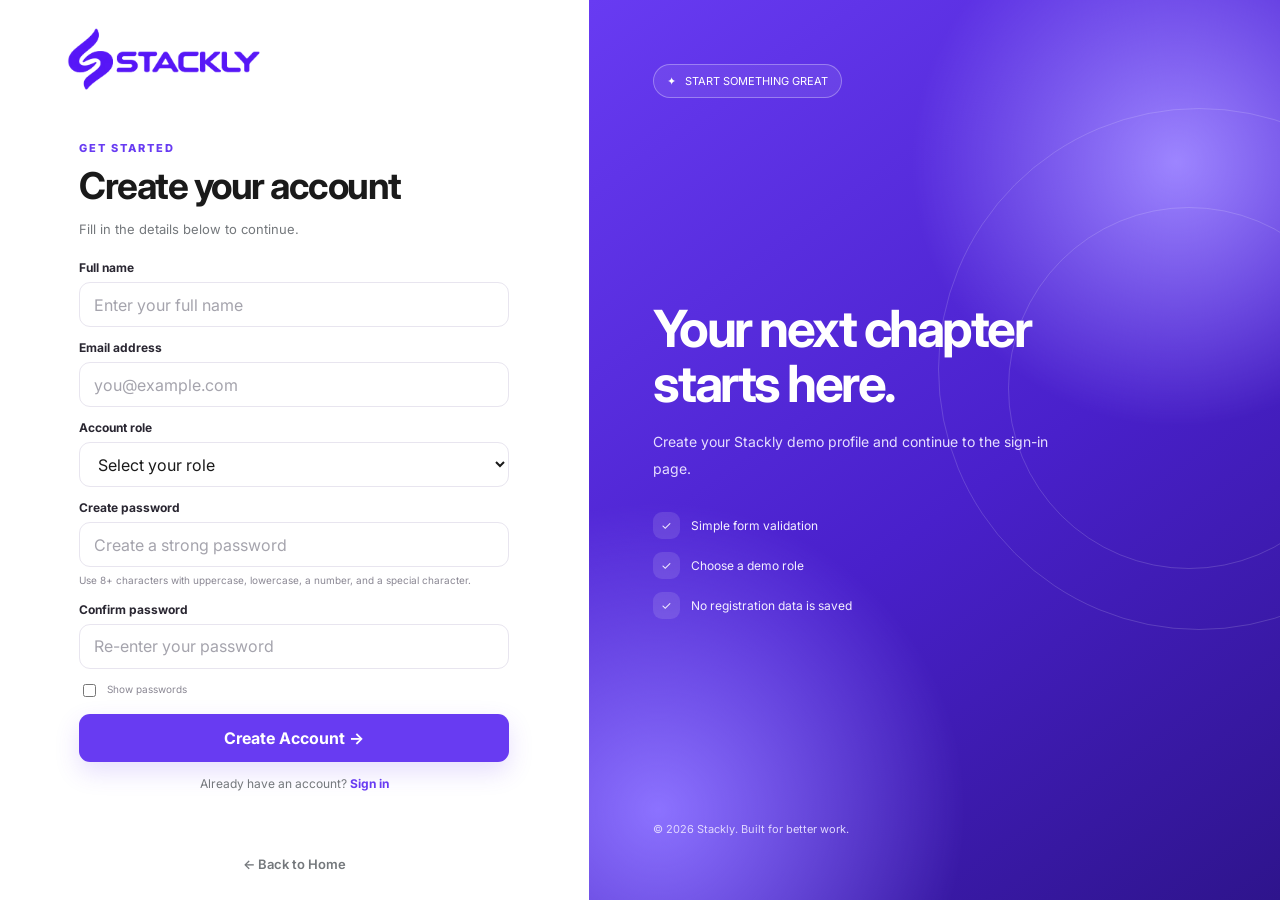
<file: signup.html>
<!DOCTYPE html>
<html lang="en">
<head>
<meta charset="UTF-8">
<meta name="viewport" content="width=device-width, initial-scale=1.0">
<title>Sign Up | Stackly</title>
<style>
@import url('https://fonts.googleapis.com/css2?family=Inter:wght@400;500;600;700;800&display=swap');
:root{--tz-body-color:#74787C;--tz-title-color:#1A1A1A;--tz-heading:"Inter",sans-serif;--tz-body-font:"Inter",sans-serif;--tz-prime-c:#683BF2;--cube-1:cubic-bezier(.55,.085,0,.99);--cube-2:all .25s cubic-bezier(.645,.045,.355,1);--cube-3:cubic-bezier(.25,1,.5,1);--border:#e8e5ef;--soft:#f4f0ff}
*{box-sizing:border-box}body{margin:0;min-height:100vh;font-family:var(--tz-body-font);color:var(--tz-body-color);background:#fbfaff}a{color:var(--tz-prime-c);text-decoration:none}a:hover{text-decoration:underline}button,input,select{font:inherit}
.shell{min-height:100vh;display:grid;grid-template-columns:minmax(320px,.92fr) 1.08fr}.panel{padding:28px clamp(22px,5vw,76px);display:flex;flex-direction:column;justify-content:space-between;background:#fff}
.brand{display:flex;align-items:center;gap:12px;color:var(--tz-title-color);font-size:22px;font-weight:800;letter-spacing:-.7px}.logo{width:42px;height:42px;display:grid;place-items:center;border-radius:13px;background:var(--tz-prime-c);color:white;font-size:22px;box-shadow:0 8px 22px #683bf244}
.content{width:100%;max-width:430px;margin:28px auto}.eyebrow{font-size:11px;font-weight:800;letter-spacing:2px;text-transform:uppercase;color:var(--tz-prime-c);margin-bottom:10px}
h1,h2{font-family:var(--tz-heading);color:var(--tz-title-color);margin:0}.content h1{font-size:clamp(29px,3vw,37px);letter-spacing:-1.5px;line-height:1.15;margin-bottom:10px}.intro{font-size:13px;line-height:1.7;margin:0 0 20px}
.field{margin-bottom:13px}.field label{display:block;margin-bottom:7px;color:#292631;font-size:12px;font-weight:700}.field input,.field select{width:100%;height:45px;border:1px solid var(--border);border-radius:11px;padding:0 14px;outline:none;background:white;color:var(--tz-title-color);transition:var(--cube-2)}.field input:focus,.field select:focus{border-color:var(--tz-prime-c);box-shadow:0 0 0 4px #683bf21a}.field input::placeholder{color:#a5a4ad}.error{font-size:11px;color:#c62828;margin-top:5px}.error:empty{display:none}.hint{font-size:10px;line-height:1.55;color:#8a8793;margin-top:6px}.hint.valid{color:#18864b}
.btn{width:100%;min-height:48px;border:0;border-radius:11px;background:var(--tz-prime-c);color:white;font-weight:700;cursor:pointer;box-shadow:0 10px 24px #683bf22b;transition:var(--cube-2)}.btn:hover{background:#5528df;transform:translateY(-2px);box-shadow:0 13px 28px #683bf23b}
.message{display:none;padding:11px 13px;border-radius:10px;margin-top:12px;font-size:12px;line-height:1.5}.message.show{display:block}.message.error{color:#a61b1b;background:#fff0f0;border:1px solid #ffd6d6}.message.success{color:#146b3a;background:#eaf9f0;border:1px solid #c8efd8}.bottom{text-align:center;font-size:12px;padding-top:14px}.home{color:var(--tz-body-color);font-size:13px;font-weight:600}
.visual{position:relative;overflow:hidden;padding:clamp(28px,5vw,70px);display:flex;flex-direction:column;justify-content:space-between;color:#fff;background:radial-gradient(circle at 85% 18%,#9d85ff 0,transparent 28%),radial-gradient(circle at 10% 90%,#8c72ff 0,transparent 30%),linear-gradient(145deg,#683bf2 0%,#4920cb 55%,#2e148c 100%)}
.visual:before,.visual:after{content:"";position:absolute;border:1px solid #ffffff28;border-radius:50%;pointer-events:none}.visual:before{width:520px;height:520px;right:-180px;top:12%}.visual:after{width:360px;height:360px;right:-90px;top:23%}
.visual-top,.visual-copy,.visual-footer{position:relative;z-index:1}.tag{display:inline-flex;align-items:center;border:1px solid #ffffff50;background:#ffffff14;border-radius:100px;padding:9px 13px;font-size:11px}.visual-copy{max-width:520px;margin:40px 0}.visual-copy h2{color:#fff;font-size:clamp(34px,4vw,58px);letter-spacing:-2.5px;line-height:1.08;margin-bottom:18px}.visual-copy p{color:#e6deff;max-width:410px;font-size:14px;line-height:1.9}.features{display:grid;gap:13px;margin-top:30px}.feature{display:flex;gap:11px;align-items:center;font-size:12px;color:#f4efff}.feature-icon{width:27px;height:27px;border-radius:9px;background:#ffffff1e;display:grid;place-items:center}.visual-footer{color:#e0d7ff;font-size:11px}
@media(max-width:900px){.shell{grid-template-columns:1fr}.visual{display:none}.panel{min-height:100vh;padding:24px clamp(20px,6vw,54px)}.content{margin:30px auto}}
.logo-img {
    width: 200px;
    height: auto;
    object-fit: contain;
    display: block;
}
html, body {
    overflow-x: hidden;
    width: 100%;
}
</style>
</head>
<body>
<main class="shell">
<section class="panel">
<header class="brand">
    <img src="assets/img/logo/logo.webp" alt="Stackly Logo" class="logo-img">
</header>
<div class="content">
<div class="eyebrow">Get started</div>
<h1>Create your account</h1>
<p class="intro">Fill in the details below to continue.</p>
<form id="signupForm" novalidate>
<div class="field"><label for="fullName">Full name</label><input id="fullName" type="text" placeholder="Enter your full name" autocomplete="name" required><div class="error" id="nameError"></div></div>
<div class="field"><label for="email">Email address</label><input id="email" type="email" placeholder="you@example.com" autocomplete="email" required><div class="error" id="emailError"></div></div>
<div class="field"><label for="role">Account role</label><select id="role" required><option value="">Select your role</option><option value="admin">Admin</option><option value="user">User</option></select><div class="error" id="roleError"></div></div>
<div class="field"><label for="password">Create password</label><input id="password" type="password" placeholder="Create a strong password" autocomplete="new-password" required><div class="hint" id="passwordHint">Use 8+ characters with uppercase, lowercase, a number, and a special character.</div><div class="error" id="passwordError"></div></div>
<div class="field"><label for="confirmPassword">Confirm password</label><input id="confirmPassword" type="password" placeholder="Re-enter your password" autocomplete="new-password" required><div class="error" id="confirmPasswordError"></div></div>
<label class="hint" style="display:flex;gap:8px;align-items:flex-start;margin:0 0 14px"><input id="showPasswords" type="checkbox" style="accent-color:#683BF2;margin-top:2px"> Show passwords</label>
<button class="btn" type="submit">Create Account <span aria-hidden="true">→</span></button>
<div class="message" id="formMessage" role="status" aria-live="polite"></div>
</form>
<div class="bottom">Already have an account? <a href="signin.html"><strong>Sign in</strong></a></div>
</div>
<footer class="bottom"><a class="home" href="index.html">← Back to Home</a></footer>
</section>
<aside class="visual">
<div class="visual-top"><span class="tag">✦ &nbsp; START SOMETHING GREAT</span></div>
<div class="visual-copy"><h2>Your next chapter<br>starts here.</h2><p>Create your Stackly demo profile and continue to the sign-in page.</p>
<div class="features"><div class="feature"><span class="feature-icon">✓</span>Simple form validation</div><div class="feature"><span class="feature-icon">✓</span>Choose a demo role</div><div class="feature"><span class="feature-icon">✓</span>No registration data is saved</div></div></div>
<div class="visual-footer">© 2026 Stackly. Built for better work.</div>
</aside>
</main>
<script>
const form=document.getElementById("signupForm"),message=document.getElementById("formMessage"),password=document.getElementById("password"),hint=document.getElementById("passwordHint");
function validEmail(value){return /^[^\s@]+@[^\s@]+\.[^\s@]{2,}$/.test(value)}
function strongPassword(value){return value.length>=8&&/[A-Z]/.test(value)&&/[a-z]/.test(value)&&/\d/.test(value)&&/[^A-Za-z0-9]/.test(value)}
function clearErrors(){document.querySelectorAll(".error").forEach(el=>el.textContent="");message.textContent="";message.className="message"}
function showMessage(text,type){message.textContent=text;message.className="message show "+type}
password.addEventListener("input",function(){const good=strongPassword(password.value);hint.textContent=good?"Strong password ✓":"Use 8+ characters with uppercase, lowercase, a number, and a special character.";hint.classList.toggle("valid",good)});
document.getElementById("showPasswords").addEventListener("change",function(){const type=this.checked?"text":"password";password.type=type;document.getElementById("confirmPassword").type=type});
form.addEventListener("submit",function(e){
 e.preventDefault();clearErrors();
 const name=document.getElementById("fullName").value.trim(),email=document.getElementById("email").value.trim(),role=document.getElementById("role").value,pass=password.value,confirm=document.getElementById("confirmPassword").value;let valid=true;
 if(name.length<2){document.getElementById("nameError").textContent="Please enter your full name.";valid=false}
 if(!validEmail(email)){document.getElementById("emailError").textContent="Enter a valid email address.";valid=false}
 if(!role){document.getElementById("roleError").textContent="Please select Admin or User.";valid=false}
 if(!strongPassword(pass)){document.getElementById("passwordError").textContent="Use 8+ characters, uppercase, lowercase, a number, and a special character.";valid=false}
 if(pass!==confirm){document.getElementById("confirmPasswordError").textContent="Passwords do not match.";valid=false}
 if(!valid)return;
 // Intentionally do not store registration fields anywhere.
 showMessage("Demo sign-up successful! No registration data was saved. Redirecting to Sign In…","success");
 form.querySelector('button[type="submit"]').disabled=true;
 setTimeout(()=>window.location.href="signin.html",1300);
});
</script>
</body>
</html>
</file>
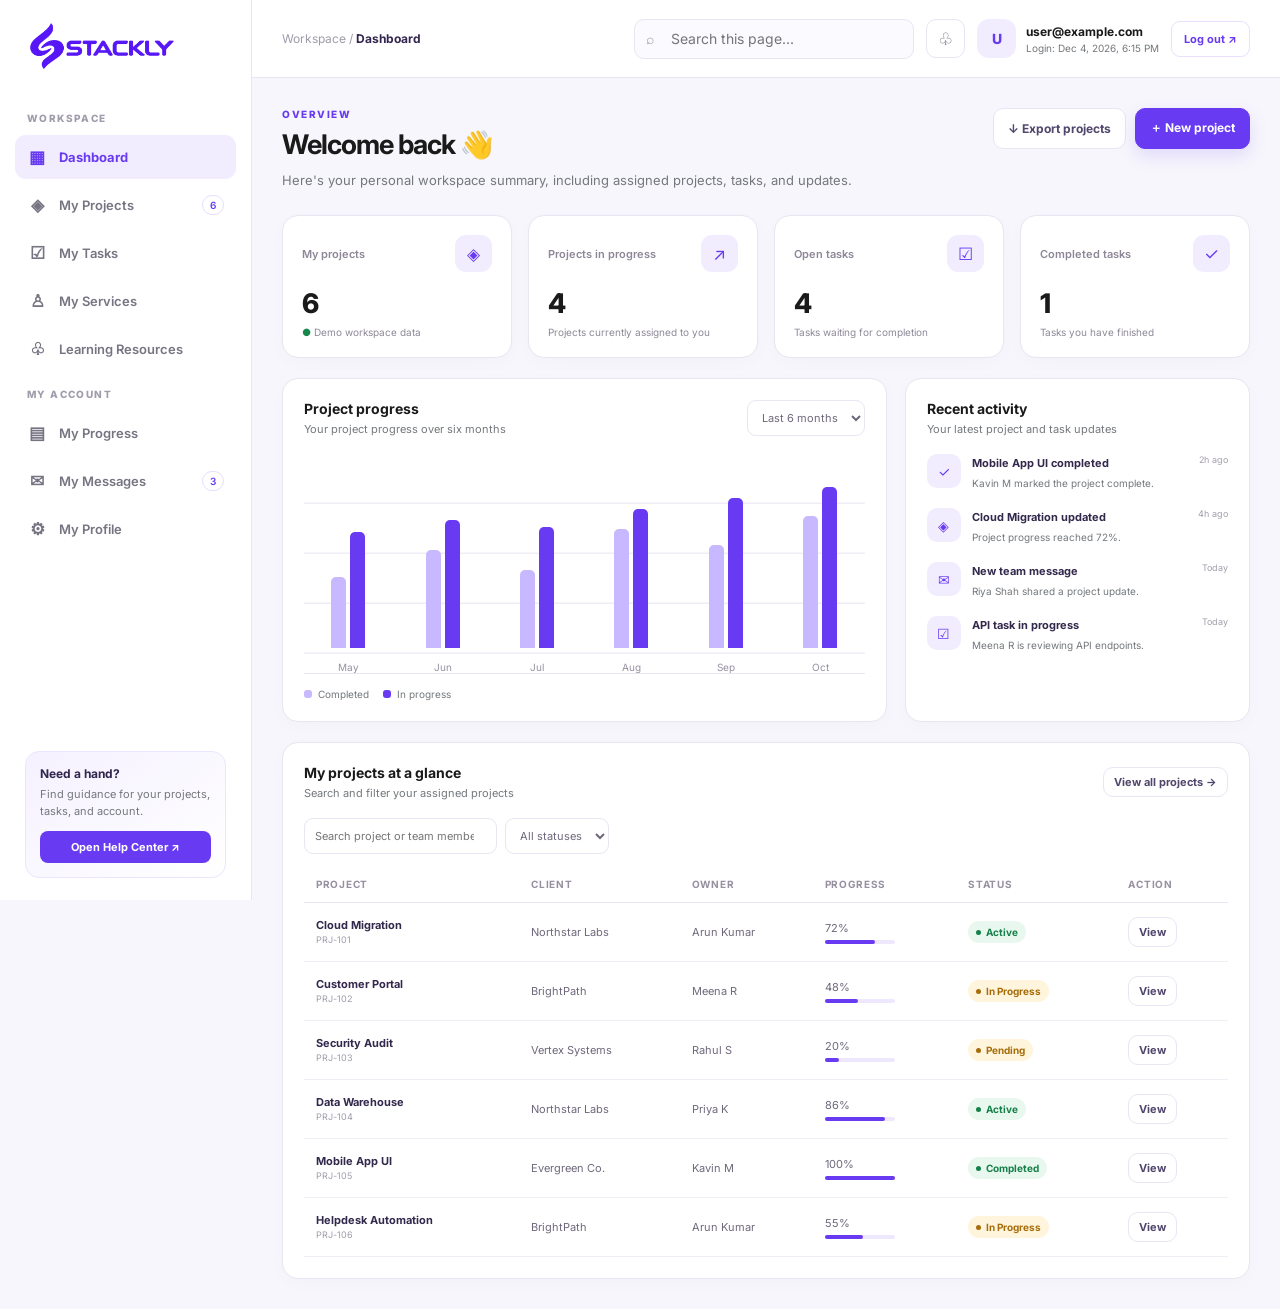
<file: user-dashboard.html>
<!DOCTYPE html>
<html lang="en">
<head>
<meta charset="UTF-8">
<meta name="viewport" content="width=device-width, initial-scale=1.0">
<title>IT Solutions User Dashboard | Stackly</title>
<style>
@import url('https://fonts.googleapis.com/css2?family=Inter:wght@400;500;600;700;800&display=swap');
:root{--tz-body-color:#74787C;--tz-title-color:#1A1A1A;--tz-prime-c:#683BF2;--bg:#f7f6fc;--line:#e9e5f2;--soft:#f1edff;--green:#17864b;--red:#c43d4b;--amber:#ad7412}
*{box-sizing:border-box}body{margin:0;background:var(--bg);color:var(--tz-body-color);font-family:Inter,Arial,sans-serif;font-size:14px}button,input,select,textarea{font:inherit}button,a{ -webkit-tap-highlight-color:transparent}button{cursor:pointer}a{color:inherit;text-decoration:none}
.layout{min-height:100vh;display:grid;grid-template-columns:252px minmax(0,1fr)}
.sidebar{position:fixed;inset:0 auto 0 0;width:252px;background:#fff;border-right:1px solid var(--line);padding:22px 15px;display:flex;flex-direction:column;z-index:30;overflow-y:auto}
.brand{display:flex;align-items:center;min-height:48px;padding:0 12px;margin-bottom:27px}.brand img{width:150px;max-width:100%;height:auto;object-fit:contain;display:block}.brand-fallback{display:none;color:var(--tz-prime-c);font-size:23px;font-weight:800;letter-spacing:-1px}
.nav-label{padding:0 12px;margin:15px 0 9px;font-size:10px;font-weight:800;letter-spacing:1.4px;color:#a19cab;text-transform:uppercase}
.nav-link{width:100%;display:flex;align-items:center;gap:12px;padding:12px;border:0;border-radius:11px;background:transparent;color:#777482;text-align:left;font-size:13px;font-weight:600;margin:2px 0;transition:.2s}
.nav-link:hover{background:#f7f4ff;color:var(--tz-prime-c)}.nav-link.active{background:var(--soft);color:var(--tz-prime-c);font-weight:700}.nav-icon{width:20px;text-align:center;font-size:17px}.nav-count{margin-left:auto;font-size:10px;border-radius:20px;background:#fff;color:var(--tz-prime-c);padding:3px 7px;border:1px solid #e6ddff}
.sidebar-bottom{margin-top:auto;padding:14px 10px 0}.help-card{padding:14px;border-radius:14px;background:linear-gradient(145deg,#f5f1ff,#fff);border:1px solid #ece5ff}.help-card strong{display:block;color:#30264e;font-size:12px;margin-bottom:5px}.help-card p{font-size:11px;line-height:1.6;margin:0 0 10px}.help-card button{border:0;border-radius:8px;background:var(--tz-prime-c);color:white;font-size:11px;font-weight:700;padding:9px 10px;width:100%}
.main{grid-column:2;min-width:0}.topbar{height:78px;background:#fff;border-bottom:1px solid var(--line);display:flex;align-items:center;justify-content:space-between;gap:18px;padding:0 30px;position:sticky;top:0;z-index:20}
.top-left{display:flex;align-items:center;gap:14px;min-width:0}.menu-toggle{display:none;border:1px solid var(--line);background:#fff;border-radius:9px;padding:8px 10px;color:#40345f}.breadcrumb{font-size:12px;color:#a09ba9;white-space:nowrap}.breadcrumb strong{color:#34264f}.top-actions{display:flex;align-items:center;gap:12px}.global-search{position:relative;width:min(280px,28vw)}.global-search input{width:100%;height:40px;border:1px solid var(--line);border-radius:10px;padding:0 13px 0 36px;outline:none;background:#fbfaff}.global-search input:focus{border-color:var(--tz-prime-c);box-shadow:0 0 0 3px #683bf21a}.search-icon{position:absolute;left:12px;top:11px;color:#9a94a8}
.icon-btn{width:39px;height:39px;border:1px solid var(--line);border-radius:10px;background:#fff;color:#6f687c;font-size:17px}.profile{display:flex;align-items:center;gap:10px;min-width:0}.avatar{width:39px;height:39px;border-radius:12px;display:grid;place-items:center;background:var(--soft);color:var(--tz-prime-c);font-weight:800;flex-shrink:0}.profile-meta{min-width:0}.profile-meta strong{display:block;color:var(--tz-title-color);font-size:12px;max-width:175px;white-space:nowrap;overflow:hidden;text-overflow:ellipsis}.profile-meta span{display:block;font-size:10px;margin-top:3px}.logout{border:1px solid #eadfff;background:#fff;color:var(--tz-prime-c);border-radius:9px;padding:10px 12px;font-size:11px;font-weight:700}.logout:hover{background:var(--soft)}
.content{max-width:1600px;padding:30px; margin:0 auto}.page-head{display:flex;justify-content:space-between;align-items:flex-start;gap:16px;margin-bottom:24px}.eyebrow{font-size:10px;font-weight:800;color:var(--tz-prime-c);letter-spacing:1.5px;text-transform:uppercase;margin-bottom:9px}.page-head h1{font-size:27px;line-height:1.2;letter-spacing:-1px;color:var(--tz-title-color);margin:0 0 8px}.page-head p{margin:0;font-size:13px;line-height:1.7}.head-buttons{display:flex;gap:9px;flex-wrap:wrap}.btn{border:1px solid var(--line);background:#fff;color:#51466c;border-radius:10px;padding:11px 14px;font-size:12px;font-weight:700;transition:.2s}.btn:hover{border-color:#cfc0ff;color:var(--tz-prime-c)}.btn.primary{background:var(--tz-prime-c);border-color:var(--tz-prime-c);color:#fff;box-shadow:0 7px 18px #683bf226}.btn.primary:hover{background:#5528df}.btn.danger{color:var(--red);border-color:#f2d9dd}.btn.small{padding:7px 10px;font-size:11px}
.stats{display:grid;grid-template-columns:repeat(4,minmax(0,1fr));gap:16px;margin-bottom:20px}.stat-card,.card{background:#fff;border:1px solid var(--line);border-radius:16px;box-shadow:0 5px 20px #21104405}.stat-card{padding:19px}.stat-top{display:flex;justify-content:space-between;align-items:center;gap:10px}.stat-label{font-size:11px;font-weight:600;color:#8d8798}.stat-icon{width:37px;height:37px;border-radius:11px;background:var(--soft);display:grid;place-items:center;color:var(--tz-prime-c);font-size:17px}.stat-value{font-size:27px;font-weight:800;letter-spacing:-1px;color:var(--tz-title-color);margin:15px 0 6px}.stat-note{font-size:10px;color:#8e8998}.up{color:var(--green);font-weight:700}.section-grid{display:grid;grid-template-columns:minmax(0,1.4fr) minmax(260px,.8fr);gap:18px;margin-bottom:20px}.card{padding:21px;min-width:0}.card-head{display:flex;justify-content:space-between;align-items:center;gap:12px;margin-bottom:18px}.card-head h2{font-size:14px;color:var(--tz-title-color);margin:0}.card-head p{font-size:11px;margin:5px 0 0}.card-head select,.filter-control{border:1px solid var(--line);border-radius:9px;background:#fff;padding:9px 10px;color:#6f687c;font-size:11px;outline:none}.chart{height:220px;display:flex;align-items:flex-end;gap:14px;padding:15px 4px 0;border-bottom:1px solid var(--line);background:repeating-linear-gradient(to bottom,transparent 0,transparent 48px,#f0edf6 49px,#f0edf6 50px)}.bar-group{flex:1;display:flex;align-items:center;justify-content:flex-end;gap:5px;flex-direction:column;height:100%;min-width:0}.bars{height:calc(100% - 23px);width:100%;display:flex;align-items:flex-end;justify-content:center;gap:4px}.bar{width:15px;max-width:40%;border-radius:5px 5px 0 0;background:#c7b8ff}.bar.alt{background:var(--tz-prime-c)}.month{font-size:10px;color:#9690a0;margin-top:8px}.legend{display:flex;gap:14px;font-size:10px;margin-top:14px}.legend span{display:flex;align-items:center;gap:6px}.dot{width:8px;height:8px;border-radius:3px;background:var(--tz-prime-c)}.dot.alt{background:#c7b8ff}
.activity-list{display:grid;gap:17px}.activity{display:flex;align-items:flex-start;gap:11px}.activity-icon{width:34px;height:34px;border-radius:10px;display:grid;place-items:center;background:var(--soft);color:var(--tz-prime-c);flex-shrink:0}.activity-text{flex:1;min-width:0}.activity-text strong{font-size:11px;color:#33294c;display:block;margin:2px 0 5px}.activity-text p{font-size:10px;line-height:1.6;margin:0}.activity-time{font-size:9px;color:#a39eab;white-space:nowrap}
.table-wrap{overflow:auto;width:100%}table{width:100%;border-collapse:collapse;white-space:nowrap}th{text-align:left;color:#9690a0;font-size:10px;text-transform:uppercase;letter-spacing:.7px;font-weight:700;padding:12px 12px;border-bottom:1px solid var(--line)}td{padding:14px 12px;border-bottom:1px solid #f0edf5;font-size:11px;color:#6f687c}tbody tr:hover{background:#fcfbff}td strong{color:#33294c}.status{display:inline-flex;align-items:center;gap:5px;padding:5px 8px;border-radius:30px;font-size:10px;font-weight:700}.status:before{content:"";width:5px;height:5px;border-radius:50%;background:currentColor}.status.active,.status.completed{color:#16804a;background:#e9f8ef}.status.pending{color:#a66d0b;background:#fff5dc}.status.inactive,.status.overdue{color:#bd3a4a;background:#fff0f1}.table-tools{display:flex;align-items:center;gap:8px;flex-wrap:wrap}.table-tools input,.table-tools select{height:36px;border:1px solid var(--line);border-radius:9px;padding:0 10px;font-size:11px;outline:none;background:#fff;color:#6f687c}.table-tools input:focus,.table-tools select:focus{border-color:var(--tz-prime-c)}.pagination{display:flex;justify-content:space-between;align-items:center;gap:10px;margin-top:15px;font-size:10px}.pagination button{border:1px solid var(--line);background:white;border-radius:8px;padding:7px 10px;color:#6f687c}.pagination button:disabled{opacity:.4;cursor:not-allowed}
.panel-grid{display:grid;grid-template-columns:repeat(2,minmax(0,1fr));gap:16px}.form-grid{display:grid;grid-template-columns:repeat(2,minmax(0,1fr));gap:14px}.form-field label{display:block;font-size:11px;font-weight:700;color:#45395d;margin-bottom:7px}.form-field input,.form-field select,.form-field textarea{width:100%;border:1px solid var(--line);border-radius:10px;padding:11px 12px;outline:none;background:#fff;color:#443958;font-size:12px}.form-field textarea{min-height:95px;resize:vertical}.form-field input:focus,.form-field select:focus,.form-field textarea:focus{border-color:var(--tz-prime-c);box-shadow:0 0 0 3px #683bf21a}.form-field.full{grid-column:1/-1}.form-actions{display:flex;justify-content:flex-end;gap:8px;margin-top:17px}.notice{padding:12px 14px;border-radius:10px;font-size:12px;line-height:1.6;margin-bottom:15px;display:none}.notice.show{display:block}.notice.success{background:#eaf9f0;border:1px solid #c8efd8;color:#146b3a}.notice.error{background:#fff0f0;border:1px solid #ffd6d6;color:#a61b1b}.empty{text-align:center;padding:34px 10px;color:#9892a3;font-size:12px}.empty strong{display:block;color:#4b4063;margin-bottom:6px}.settings-row{display:flex;justify-content:space-between;align-items:center;gap:20px;padding:16px 0;border-bottom:1px solid #f0edf5}.settings-row:last-child{border-bottom:0}.settings-row strong{display:block;font-size:12px;color:#392e52;margin-bottom:5px}.settings-row p{margin:0;font-size:11px;line-height:1.6}.switch{width:42px;height:24px;position:relative;flex-shrink:0}.switch input{opacity:0;width:0;height:0}.switch span{position:absolute;inset:0;background:#d9d4e4;border-radius:20px;transition:.2s;cursor:pointer}.switch span:before{content:"";position:absolute;width:18px;height:18px;left:3px;top:3px;background:white;border-radius:50%;transition:.2s}.switch input:checked+span{background:var(--tz-prime-c)}.switch input:checked+span:before{transform:translateX(18px)}
.overlay{display:none}
@media(max-width:1200px){.stats{grid-template-columns:repeat(2,minmax(0,1fr))}.section-grid{grid-template-columns:1fr}.topbar{padding:0 20px}.content{padding:24px 20px}}
@media(max-width:820px){.layout{display:block}.sidebar{transform:translateX(-105%);transition:transform .25s;width:260px;box-shadow:12px 0 35px #170c2a15}.sidebar.open{transform:translateX(0)}.overlay.show{display:block;position:fixed;inset:0;background:#160d2b55;z-index:25}.main{grid-column:auto}.menu-toggle{display:block}.topbar{height:70px}.breadcrumb{display:none}.global-search{width:min(240px,35vw)}.profile-meta{display:none}.top-actions{gap:8px}}
@media(max-width:560px){.topbar{padding:0 13px;gap:8px}.global-search{width:36vw}.global-search input{height:37px;font-size:11px;padding-left:30px}.search-icon{left:9px;top:10px}.icon-btn{width:35px;height:35px}.avatar{width:34px;height:34px}.logout{padding:9px;font-size:10px}.content{padding:20px 13px}.page-head{display:block}.head-buttons{margin-top:15px}.page-head h1{font-size:24px}.stats{gap:10px}.stat-card{padding:14px}.stat-value{font-size:23px}.card{padding:15px}.panel-grid,.form-grid{grid-template-columns:1fr}.form-field.full{grid-column:auto}.activity-time{display:none}}
html, body {
    overflow-x: hidden;
    width: 100%;
}
</style>
</head>
<body>
<div class="overlay" id="overlay"></div>
<div class="layout">
<aside class="sidebar" id="sidebar">
  <a class="brand" href="index.html" aria-label="Stackly home"><img src="assets/img/logo/logo.webp" alt="Stackly Logo" onerror="this.style.display='none';this.nextElementSibling.style.display='block'"><span class="brand-fallback">Stackly</span></a>
  <div class="nav-label">Workspace</div>
  <button class="nav-link active" data-page="overview"><span class="nav-icon">▦</span>Dashboard</button>
  <button class="nav-link" data-page="projects"><span class="nav-icon">◈</span>My Projects <span class="nav-count">6</span></button>
  <button class="nav-link" data-page="tasks"><span class="nav-icon">☑</span>My Tasks</button>
  <button class="nav-link" data-page="clients"><span class="nav-icon">♙</span>My Services</button>
  <button class="nav-link" data-page="team"><span class="nav-icon">♧</span>Learning Resources</button>
  <div class="nav-label">My Account</div>
  <button class="nav-link" data-page="reports"><span class="nav-icon">▤</span>My Progress</button>
  <button class="nav-link" data-page="messages"><span class="nav-icon">✉</span>My Messages <span class="nav-count" id="messageCount">3</span></button>
  <button class="nav-link" data-page="settings"><span class="nav-icon">⚙</span>My Profile</button>
  <div class="sidebar-bottom"><div class="help-card"><strong>Need a hand?</strong><p>Find guidance for your projects, tasks, and account.</p><button type="button" data-page-link="help">Open Help Center ↗</button></div></div>
</aside>
<main class="main">
<header class="topbar">
  <div class="top-left"><button class="menu-toggle" id="menuToggle" aria-label="Open navigation">☰</button><div class="breadcrumb">Workspace <span> / </span> <strong id="crumb">Dashboard</strong></div></div>
  <div class="top-actions">
    <label class="global-search"><span class="search-icon">⌕</span><input id="globalSearch" type="search" placeholder="Search this page..." aria-label="Search current page"></label>
    <button class="icon-btn" id="notificationsBtn" title="Notifications" aria-label="Notifications">♧</button>
    <div class="profile"><div class="avatar" id="avatar">A</div><div class="profile-meta"><strong id="userEmail">user@example.com</strong><span id="loginTime">Login time</span></div></div>
    <button class="logout" id="logoutBtn" type="button">Log out ↗</button>
  </div>
</header>
<div class="content" id="pageContent"></div>
</main>
</div>
<script>
(function(){
"use strict";
const SESSION_KEY="stackly_demo_session";
let session=null;
try{session=JSON.parse(localStorage.getItem(SESSION_KEY)||"null")}catch(e){}
if(!session || String(session.role||"").toLowerCase()!=="user"){
  // Demo-friendly: if no matching session exists, show the dashboard using an example user identity.
  // Replace this fallback with a redirect to signin.html if you require a login session.
  session={email:"user@example.com",role:"user",loginTime:new Date().toISOString()};
  localStorage.setItem(SESSION_KEY,JSON.stringify(session));
}
const email=session.email||"user@example.com";
document.getElementById("userEmail").textContent=email;
document.getElementById("avatar").textContent=email.charAt(0).toUpperCase();
const loginDate=new Date(session.loginTime||Date.now());
document.getElementById("loginTime").textContent="Login: "+(isNaN(loginDate.getTime())?"—":loginDate.toLocaleString(undefined,{dateStyle:"medium",timeStyle:"short"}));
const content=document.getElementById("pageContent");
const crumb=document.getElementById("crumb");
const sidebar=document.getElementById("sidebar");
const overlay=document.getElementById("overlay");
let activePage="overview",globalQuery="",projectFilter="all",taskFilter="all",clientFilter="all",teamFilter="all",pageNumber=1;
let projects=[
{id:"PRJ-101",name:"Cloud Migration",client:"Northstar Labs",owner:"Arun Kumar",status:"Active",progress:72,due:"2026-11-15"},
{id:"PRJ-102",name:"Customer Portal",client:"BrightPath",owner:"Meena R",status:"In Progress",progress:48,due:"2026-11-08"},
{id:"PRJ-103",name:"Security Audit",client:"Vertex Systems",owner:"Rahul S",status:"Pending",progress:20,due:"2026-11-21"},
{id:"PRJ-104",name:"Data Warehouse",client:"Northstar Labs",owner:"Priya K",status:"Active",progress:86,due:"2026-10-30"},
{id:"PRJ-105",name:"Mobile App UI",client:"Evergreen Co.",owner:"Kavin M",status:"Completed",progress:100,due:"2026-10-12"},
{id:"PRJ-106",name:"Helpdesk Automation",client:"BrightPath",owner:"Arun Kumar",status:"In Progress",progress:55,due:"2026-11-30"}
];
let tasks=[
{id:"TSK-201",title:"Review API endpoints",project:"Customer Portal",assignee:"Meena R",priority:"High",status:"In Progress",due:"2026-10-25"},
{id:"TSK-202",title:"Configure cloud backup",project:"Cloud Migration",assignee:"Arun Kumar",priority:"High",status:"Pending",due:"2026-10-27"},
{id:"TSK-203",title:"Run security scan",project:"Security Audit",assignee:"Rahul S",priority:"Medium",status:"In Progress",due:"2026-10-28"},
{id:"TSK-204",title:"Update dashboard layout",project:"Mobile App UI",assignee:"Kavin M",priority:"Low",status:"Completed",due:"2026-10-18"},
{id:"TSK-205",title:"Prepare client handover",project:"Data Warehouse",assignee:"Priya K",priority:"Medium",status:"Pending",due:"2026-10-29"}
];
let clients=[
{id:"SRV-301",name:"Cloud Workspace",contact:"Cloud Services",email:"Secure project file and deployment workspace",projects:4,status:"Available"},
{id:"SRV-302",name:"Project Collaboration",contact:"Team Tools",email:"Shared updates, comments, and delivery tracking",projects:6,status:"Available"},
{id:"SRV-303",name:"Security Review",contact:"Security Services",email:"Guidance for security checks and issue reporting",projects:3,status:"Available"},
{id:"SRV-304",name:"Analytics Toolkit",contact:"Reporting Tools",email:"Charts and progress summaries for project work",projects:2,status:"Coming Soon"}
];
let team=[
{id:"RES-401",name:"Project Setup Guide",email:"Guide",role:"Step-by-step setup for a new project",status:"Available"},
{id:"RES-402",name:"Task Planning Basics",email:"Article",role:"How to prioritize tasks and manage due dates",status:"Available"},
{id:"RES-403",name:"Quality Checklist",email:"Checklist",role:"Review checklist for UI and functionality",status:"Available"},
{id:"RES-404",name:"Dashboard User Guide",email:"Documentation",role:"Guide to dashboard sections and filters",status:"Available"},
{id:"RES-405",name:"Advanced Reporting",email:"Video",role:"Learn how to read project reports",status:"Coming Soon"}
];
let messages=[
{id:"MSG-501",from:"Riya Shah",subject:"Cloud migration weekly update",text:"Could you share the latest migration progress before our review meeting?",date:"Today · 10:24 AM",unread:true},
{id:"MSG-502",from:"Daniel Lee",subject:"Portal feedback",text:"The new portal flow looks good. We have two small changes to discuss.",date:"Today · 9:10 AM",unread:true},
{id:"MSG-503",from:"Meena R",subject:"API testing results",text:"API regression testing is complete for the latest build.",date:"Yesterday",unread:true}
];
const titles={overview:"Dashboard",projects:"My Projects",tasks:"My Tasks",clients:"My Services",team:"Learning Resources",reports:"My Progress",messages:"My Messages",settings:"My Profile",help:"Help Center"};
const esc=s=>String(s??"").replace(/[&<>"']/g,c=>({"&":"&amp;","<":"&lt;",">":"&gt;",'"':"&quot;","'":"&#39;"}[c]));
function notice(text,type="success"){const n=document.getElementById("pageNotice");if(!n)return;n.className="notice show "+type;n.textContent=text;setTimeout(()=>{n.className="notice"},3500)}
function statusClass(s){return ["Active","Completed","Available"].includes(s)?"active":s==="Pending"||s==="Coming Soon"?"pending":s==="Inactive"?"inactive":s==="Overdue"?"overdue":"pending"}
function statusPill(s){return `<span class="status ${statusClass(s)}">${esc(s)}</span>`}
function pageHeader(kicker,title,desc,buttons=""){return `<div class="page-head"><div><div class="eyebrow">${esc(kicker)}</div><h1>${esc(title)}</h1><p>${esc(desc)}</p></div><div class="head-buttons">${buttons}</div></div><div id="pageNotice" class="notice"></div>`}
function cardHead(title,sub="",right=""){return `<div class="card-head"><div><h2>${esc(title)}</h2>${sub?`<p>${esc(sub)}</p>`:""}</div>${right}</div>`}
function statsCard(label,value,note,icon){return `<article class="stat-card"><div class="stat-top"><span class="stat-label">${esc(label)}</span><span class="stat-icon">${icon}</span></div><div class="stat-value">${esc(value)}</div><div class="stat-note">${note}</div></article>`}
function matches(items,fields,q){if(!q)return items;const term=q.toLowerCase();return items.filter(item=>fields.some(f=>String(item[f]??"").toLowerCase().includes(term)))}
function tableRows(items,columns,emptyText="No matching records found."){if(!items.length)return `<tr><td colspan="${columns.length}" class="empty">${esc(emptyText)}</td></tr>`;return items.map(item=>`<tr>${columns.map(col=>`<td>${col.render?col.render(item):esc(item[col.key])}</td>`).join("")}</tr>`).join("")}
function renderOverview(){const projectCount=projects.length,active=projects.filter(p=>p.status==="Active"||p.status==="In Progress").length,pending=tasks.filter(t=>t.status!=="Completed").length,completed=tasks.filter(t=>t.status==="Completed").length;
return pageHeader("OVERVIEW","Welcome back 👋","Here's your personal workspace summary, including assigned projects, tasks, and updates.",`<button class="btn" data-action="export-projects">↓ Export projects</button><button class="btn primary" data-action="new-project">＋ New project</button>`)
+`<div class="stats">${statsCard("My projects",projectCount,"<span class='up'>●</span> Demo workspace data","◈")}${statsCard("Projects in progress",active,"Projects currently assigned to you","↗")}${statsCard("Open tasks",pending,"Tasks waiting for completion","☑")}${statsCard("Completed tasks",completed,"Tasks you have finished","✓")}</div>
<div class="section-grid"><section class="card">${cardHead("Project progress","Your project progress over six months",`<select id="chartPeriod" aria-label="Chart period"><option value="6">Last 6 months</option><option value="3">Last 3 months</option></select>`)}<div class="chart" id="projectChart">${[["May",40,65],["Jun",55,72],["Jul",44,68],["Aug",67,78],["Sep",58,84],["Oct",74,90]].map(a=>`<div class="bar-group"><div class="bars"><div class="bar" style="height:${a[1]}%"></div><div class="bar alt" style="height:${a[2]}%"></div></div><span class="month">${a[0]}</span></div>`).join("")}</div><div class="legend"><span><i class="dot alt"></i>Completed</span><span><i class="dot"></i>In progress</span></div></section>
<section class="card">${cardHead("Recent activity","Your latest project and task updates")}<div class="activity-list"><div class="activity"><span class="activity-icon">✓</span><div class="activity-text"><strong>Mobile App UI completed</strong><p>Kavin M marked the project complete.</p></div><span class="activity-time">2h ago</span></div><div class="activity"><span class="activity-icon">◈</span><div class="activity-text"><strong>Cloud Migration updated</strong><p>Project progress reached 72%.</p></div><span class="activity-time">4h ago</span></div><div class="activity"><span class="activity-icon">✉</span><div class="activity-text"><strong>New team message</strong><p>Riya Shah shared a project update.</p></div><span class="activity-time">Today</span></div><div class="activity"><span class="activity-icon">☑</span><div class="activity-text"><strong>API task in progress</strong><p>Meena R is reviewing API endpoints.</p></div><span class="activity-time">Today</span></div></div></section></div>
<section class="card">${cardHead("My projects at a glance","Search and filter your assigned projects",`<button class="btn small" data-page-link="projects">View all projects →</button>`)}<div class="table-tools" style="margin-bottom:12px"><input id="overviewSearch" type="search" placeholder="Search project or team member"><select id="overviewStatus"><option value="all">All statuses</option><option>Active</option><option>In Progress</option><option>Pending</option><option>Completed</option></select></div><div class="table-wrap"><table><thead><tr><th>Project</th><th>Client</th><th>Owner</th><th>Progress</th><th>Status</th><th>Action</th></tr></thead><tbody id="overviewRows"></tbody></table></div></section>`;
}
function renderProjects(){return pageHeader("WORKSPACE","Projects","View your assigned projects, progress, and upcoming deadlines.",`<button class="btn" data-action="export-projects">↓ Export CSV</button><button class="btn primary" data-action="new-project">＋ Add project</button>`)+`<section class="card">${cardHead("All projects","Projects assigned to your workspace",`<div class="table-tools"><input id="projectSearch" type="search" placeholder="Search projects..."><select id="projectStatus"><option value="all">All statuses</option><option>Active</option><option>In Progress</option><option>Pending</option><option>Completed</option></select></div>`)}<div class="table-wrap"><table><thead><tr><th>Project ID</th><th>Project name</th><th>Client</th><th>Owner</th><th>Due date</th><th>Progress</th><th>Status</th><th>Actions</th></tr></thead><tbody id="projectRows"></tbody></table></div><div class="pagination"><span id="projectSummary"></span><div><button id="projectPrev">← Prev</button> <button id="projectNext">Next →</button></div></div></section>`}
function renderTasks(){return pageHeader("WORKSPACE","Tasks","Track your assigned tasks, priorities, due dates, and completion status.",`<button class="btn" data-action="export-tasks">↓ Export CSV</button><button class="btn primary" data-action="new-task">＋ Add task</button>`)+`<section class="card">${cardHead("Task tracker","Filter tasks by status, priority, or keyword",`<div class="table-tools"><input id="taskSearch" type="search" placeholder="Search tasks..."><select id="taskStatus"><option value="all">All statuses</option><option>Pending</option><option>In Progress</option><option>Completed</option></select><select id="taskPriority"><option value="all">All priorities</option><option>High</option><option>Medium</option><option>Low</option></select></div>`)}<div class="table-wrap"><table><thead><tr><th>Task ID</th><th>Task</th><th>Project</th><th>Assignee</th><th>Priority</th><th>Due date</th><th>Status</th><th>Action</th></tr></thead><tbody id="taskRows"></tbody></table></div></section>`}
function renderClients(){return pageHeader("WORKSPACE","Services","Explore the tools and services available for your projects.")+`<section class="card">${cardHead("Available services","Search and filter the services available to your account",`<div class="table-tools"><input id="clientSearch" type="search" placeholder="Search services..."><select id="clientStatus"><option value="all">All statuses</option><option>Available</option><option>Coming Soon</option></select></div>`)}<div class="table-wrap"><table><thead><tr><th>Service ID</th><th>Service</th><th>Category</th><th>Details</th><th>Included tools</th><th>Status</th><th>Action</th></tr></thead><tbody id="clientRows"></tbody></table></div></section>`}
function renderTeam(){return pageHeader("RESOURCES","Learning Resources","Find guides and learning materials to build your skills.")+`<section class="card">${cardHead("Resource library","Search and filter learning resources",`<div class="table-tools"><input id="teamSearch" type="search" placeholder="Search resources..."><select id="teamStatus"><option value="all">All statuses</option><option>Available</option><option>Coming Soon</option></select></div>`)}<div class="table-wrap"><table><thead><tr><th>Resource ID</th><th>Resource</th><th>Format</th><th>Description</th><th>Estimated time</th><th>Status</th><th>Action</th></tr></thead><tbody id="teamRows"></tbody></table></div></section>`}

function renderReports(){const done=tasks.filter(t=>t.status==="Completed").length,open=tasks.length-done;return pageHeader("INSIGHTS","My Reports","Review your personal project and task progress.",`<button class="btn primary" data-action="export-report">↓ Download report</button>`)+`<div class="stats">${statsCard("Projects",projects.length,"All sample projects assigned to you","◈")}${statsCard("Tasks completed",done,"Of "+tasks.length+" sample tasks","✓")}${statsCard("Tasks remaining",open,"Pending or in progress","☑")}${statsCard("Completion rate",Math.round(done/Math.max(tasks.length,1)*100)+"%","Based on demo tasks","▤")}</div><div class="panel-grid"><section class="card">${cardHead("Project status breakdown","Current project records")}<div class="activity-list">${["Active","In Progress","Pending","Completed"].map(s=>{let n=projects.filter(p=>p.status===s).length;return `<div><div style="display:flex;justify-content:space-between;font-size:11px;margin-bottom:7px"><strong style="color:#33294c">${s}</strong><span>${n} project(s)</span></div><div style="height:8px;background:#f0edf7;border-radius:20px;overflow:hidden"><div style="height:100%;width:${n/Math.max(projects.length,1)*100}%;background:var(--tz-prime-c);border-radius:20px"></div></div></div>`}).join("")}</div></section><section class="card">${cardHead("Task status breakdown","Current task records")}<div class="activity-list">${["Pending","In Progress","Completed"].map(s=>{let n=tasks.filter(t=>t.status===s).length;return `<div><div style="display:flex;justify-content:space-between;font-size:11px;margin-bottom:7px"><strong style="color:#33294c">${s}</strong><span>${n} task(s)</span></div><div style="height:8px;background:#f0edf7;border-radius:20px;overflow:hidden"><div style="height:100%;width:${n/Math.max(tasks.length,1)*100}%;background:var(--tz-prime-c);border-radius:20px"></div></div></div>`}).join("")}</div></section></div>`}
function renderMessages(){return pageHeader("COMMUNICATION","Messages","Read updates and messages related to your projects and tasks.",`<button class="btn" data-action="mark-all-read">✓ Mark all read</button>`)+`<section class="card">${cardHead("Inbox","View the latest project and team updates",`<span class="status pending">${messages.filter(m=>m.unread).length} unread</span>`)}<div class="activity-list">${messages.length?messages.map(m=>`<article class="activity" style="padding:13px;border:1px solid var(--line);border-radius:12px;cursor:pointer" data-message="${m.id}"><span class="activity-icon">✉</span><div class="activity-text"><strong>${esc(m.subject)} ${m.unread?'<span class="status pending">New</span>':''}</strong><p><b>${esc(m.from)}</b> — ${esc(m.text)}</p><p style="margin-top:6px">${esc(m.date)}</p></div><button class="btn small" data-action="open-message" data-id="${m.id}">Open</button></article>`).join(""):`<div class="empty">No messages in your inbox.</div>`}</div></section>`}
function renderSettings(){return pageHeader("PREFERENCES","Settings","Manage your profile preferences and current sign-in details.")+`<div class="panel-grid"><section class="card">${cardHead("Display preferences","Choose how your dashboard is displayed")}<div class="settings-row"><div><strong>Email notifications</strong><p>Show a demo notification when there is an update.</p></div><label class="switch"><input type="checkbox" id="emailNotifications" checked><span></span></label></div><div class="settings-row"><div><strong>Compact table rows</strong><p>Use a tighter table layout for records.</p></div><label class="switch"><input type="checkbox" id="compactRows"><span></span></label></div><div class="settings-row"><div><strong>Show task reminders</strong><p>Display reminders for upcoming task due dates.</p></div><label class="switch"><input type="checkbox" id="confirmDelete" checked><span></span></label></div><div class="form-actions"><button class="btn primary" data-action="save-settings">Save preferences</button></div></section><section class="card">${cardHead("Session details","Your current sign-in details")}<div class="settings-row"><div><strong>Email address</strong><p>${esc(email)}</p></div></div><div class="settings-row"><div><strong>Role</strong><p>User</p></div></div><div class="settings-row"><div><strong>Login time</strong><p>${esc(isNaN(loginDate.getTime())?"—":loginDate.toLocaleString())}</p></div></div><div class="form-actions"><button class="btn danger" data-action="logout">Log out</button></div></section></div>`}
function renderHelp(){return pageHeader("SUPPORT","Help Center","Guidance for using your personal IT solutions workspace.")+`<div class="panel-grid"><section class="card">${cardHead("Getting started")}<div class="activity-list"><div class="activity"><span class="activity-icon">1</span><div class="activity-text"><strong>Use the sidebar</strong><p>Choose a section to view projects, tasks, clients, team, reports, messages, or settings.</p></div></div><div class="activity"><span class="activity-icon">2</span><div class="activity-text"><strong>Search and filter</strong><p>Use the search fields and dropdown filters in tables to narrow the demo data.</p></div></div><div class="activity"><span class="activity-icon">3</span><div class="activity-text"><strong>Export records</strong><p>Use export buttons to download the visible demo dataset as a CSV file.</p></div></div></div></section><section class="card">${cardHead("About this demo")}<p style="font-size:12px;line-height:1.8">This is a front-end demonstration. Project, task, message, and resource details are sample data. Search and filters work locally; action buttons open the 404 page. Do not enter sensitive or confidential information.</p><button class="btn primary" data-page-link="overview">Return to dashboard</button></section></div>`}
function render(){crumb.textContent=titles[activePage]||"Page";document.querySelectorAll(".nav-link").forEach(b=>b.classList.toggle("active",b.dataset.page===activePage));document.getElementById("globalSearch").value=globalQuery;
if(activePage==="overview")content.innerHTML=renderOverview();else if(activePage==="projects")content.innerHTML=renderProjects();else if(activePage==="tasks")content.innerHTML=renderTasks();else if(activePage==="clients")content.innerHTML=renderClients();else if(activePage==="team")content.innerHTML=renderTeam();else if(activePage==="reports")content.innerHTML=renderReports();else if(activePage==="messages")content.innerHTML=renderMessages();else if(activePage==="settings")content.innerHTML=renderSettings();else if(activePage==="help")content.innerHTML=renderHelp();else{activePage="overview";content.innerHTML=renderOverview();}
bindPageEvents();applySearch()}
function applySearch(){
const q=(globalQuery||"").trim();
if(activePage==="overview"){const sq=(document.getElementById("overviewSearch")?.value||q).toLowerCase(),st=document.getElementById("overviewStatus")?.value||"all";const rows=projects.filter(p=>(!sq||[p.name,p.client,p.owner].some(v=>v.toLowerCase().includes(sq)))&&(st==="all"||p.status===st));const el=document.getElementById("overviewRows");if(el)el.innerHTML=tableRows(rows,[{key:"name",render:p=>`<strong>${esc(p.name)}</strong><br><span style="font-size:9px;color:#a09ba9">${esc(p.id)}</span>`},{key:"client"},{key:"owner"},{key:"progress",render:p=>`${p.progress}% <div style="height:4px;width:70px;background:#eee8ff;border-radius:9px;margin-top:5px"><div style="height:4px;width:${p.progress}%;background:var(--tz-prime-c);border-radius:9px"></div></div>`},{key:"status",render:p=>statusPill(p.status)},{key:"action",render:p=>`<button class="btn small" data-action="view-project" data-id="${p.id}">View</button>`}]);}
if(activePage==="projects"){const sq=(document.getElementById("projectSearch")?.value||q).toLowerCase(),st=document.getElementById("projectStatus")?.value||"all";let rows=projects.filter(p=>(!sq||[p.id,p.name,p.client,p.owner].some(v=>v.toLowerCase().includes(sq)))&&(st==="all"||p.status===st));const total=rows.length,per=5,max=Math.max(1,Math.ceil(total/per));pageNumber=Math.min(pageNumber,max);rows=rows.slice((pageNumber-1)*per,pageNumber*per);const el=document.getElementById("projectRows");if(el)el.innerHTML=tableRows(rows,[{key:"id"},{key:"name",render:p=>`<strong>${esc(p.name)}</strong>`},{key:"client"},{key:"owner"},{key:"due"},{key:"progress",render:p=>`${p.progress}%`},{key:"status",render:p=>statusPill(p.status)},{key:"actions",render:p=>`<button class="btn small" data-action="edit-project" data-id="${p.id}">Edit</button> <button class="btn small" data-action="delete-project" data-id="${p.id}">Delete</button>`}]);const sum=document.getElementById("projectSummary");if(sum)sum.textContent=`Showing ${total?((pageNumber-1)*per+1):0}–${Math.min(pageNumber*per,total)} of ${total} projects`;const prev=document.getElementById("projectPrev"),next=document.getElementById("projectNext");if(prev)prev.disabled=pageNumber<=1;if(next)next.disabled=pageNumber>=max}
if(activePage==="tasks"){const sq=(document.getElementById("taskSearch")?.value||q).toLowerCase(),st=document.getElementById("taskStatus")?.value||"all",pr=document.getElementById("taskPriority")?.value||"all";const rows=tasks.filter(t=>(!sq||[t.id,t.title,t.project,t.assignee].some(v=>v.toLowerCase().includes(sq)))&&(st==="all"||t.status===st)&&(pr==="all"||t.priority===pr));const el=document.getElementById("taskRows");if(el)el.innerHTML=tableRows(rows,[{key:"id"},{key:"title",render:t=>`<strong>${esc(t.title)}</strong>`},{key:"project"},{key:"assignee"},{key:"priority"},{key:"due"},{key:"status",render:t=>statusPill(t.status)},{key:"action",render:t=>`<button class="btn small" data-action="toggle-task" data-id="${t.id}">${t.status==="Completed"?"Reopen":"Complete"}</button>`}])}
if(activePage==="clients"){const sq=(document.getElementById("clientSearch")?.value||q).toLowerCase(),st=document.getElementById("clientStatus")?.value||"all";const rows=clients.filter(c=>(!sq||[c.id,c.name,c.contact,c.email].some(v=>v.toLowerCase().includes(sq)))&&(st==="all"||c.status===st));const el=document.getElementById("clientRows");if(el)el.innerHTML=tableRows(rows,[{key:"id"},{key:"name",render:c=>`<strong>${esc(c.name)}</strong>`},{key:"contact"},{key:"email"},{key:"projects",render:c=>`${c.projects} tools/features`},{key:"status",render:c=>statusPill(c.status)},{key:"action",render:c=>`<button class="btn small" data-action="open-service" data-id="${c.id}">View</button>`}])}
if(activePage==="team"){const sq=(document.getElementById("teamSearch")?.value||q).toLowerCase(),st=document.getElementById("teamStatus")?.value||"all";const rows=team.filter(t=>(!sq||[t.id,t.name,t.email,t.role].some(v=>v.toLowerCase().includes(sq)))&&(st==="all"||t.status===st));const el=document.getElementById("teamRows");if(el)el.innerHTML=tableRows(rows,[{key:"id"},{key:"name",render:t=>`<strong>${esc(t.name)}</strong>`},{key:"email"},{key:"role"},{key:"status",render:t=>statusPill(t.status)},{key:"action",render:t=>`<button class="btn small" data-action="open-resource" data-id="${t.id}">Open</button>`}])}
}
function bindPageEvents(){
const listen=(id,ev,fn)=>{const el=document.getElementById(id);if(el)el.addEventListener(ev,fn)};
["overviewSearch","overviewStatus","projectSearch","projectStatus","taskSearch","taskStatus","taskPriority","clientSearch","clientStatus","teamSearch","teamStatus"].forEach(id=>listen(id,"input",applySearch));
["overviewStatus","projectStatus","taskStatus","taskPriority","clientStatus","teamStatus"].forEach(id=>listen(id,"change",applySearch));
listen("projectPrev","click",()=>{pageNumber=Math.max(1,pageNumber-1);applySearch()});listen("projectNext","click",()=>{pageNumber++;applySearch()});
listen("chartPeriod","change",e=>{const bars=document.querySelectorAll("#projectChart .bar-group");bars.forEach((bar,i)=>bar.style.display=i>=6-Number(e.target.value)?"flex":"none")});
}
function downloadCSV(filename,rows){if(!rows.length){alert("There are no records to export.");return}const keys=Object.keys(rows[0]);const csv=[keys.join(","),...rows.map(row=>keys.map(k=>`"${String(row[k]??"").replace(/"/g,'""')}"`).join(","))].join("\r\n");const blob=new Blob([csv],{type:"text/csv;charset=utf-8;"}),url=URL.createObjectURL(blob),a=document.createElement("a");a.href=url;a.download=filename;document.body.appendChild(a);a.click();a.remove();URL.revokeObjectURL(url)}
function openForm(type,id){let item=null,fields=[],title="";
if(type==="project"){item=projects.find(x=>x.id===id)||{};title=id?"Edit project":"Add project";fields=[["name","Project name",item.name||""],["client","Client",item.client||""],["owner","Owner",item.owner||""],["due","Due date",item.due||"2026-11-30","date"],["progress","Progress (0–100)",item.progress??0,"number"],["status","Status",item.status||"Pending","select",["Active","In Progress","Pending","Completed"]]]}
if(type==="task"){item={};title="Add task";fields=[["title","Task title",""],["project","Project",""],["assignee","Assignee",""],["priority","Priority","Medium","select",["High","Medium","Low"]],["due","Due date","2026-11-30","date"],["status","Status","Pending","select",["Pending","In Progress","Completed"]]]}
if(type==="client"){item=clients.find(x=>x.id===id)||{};title=id?"Edit client":"Add client";fields=[["name","Company name",item.name||""],["contact","Contact person",item.contact||""],["email","Email",item.email||"","email"],["projects","Number of projects",item.projects??0,"number"],["status","Status",item.status||"Active","select",["Active","Pending","Inactive"]]]}
if(type==="member"){item={};title="Add team member";fields=[["name","Full name",""],["email","Email","","email"],["role","Job role",""],["status","Status","Active","select",["Active","Inactive"]]]}
const formHtml=fields.map(([key,label,value,typeField,opts])=>`<div class="form-field ${key==="description"?"full":""}"><label for="modal-${key}">${esc(label)}</label>${typeField==="select"?`<select id="modal-${key}">${opts.map(o=>`<option ${o===value?"selected":""}>${esc(o)}</option>`).join("")}</select>`:`<input id="modal-${key}" type="${typeField||"text"}" value="${esc(value)}" ${key==="progress"||key==="projects"?"min='0'":""} ${key==="progress"?"max='100'":""} required>`}</div>`).join("");
const modal=document.createElement("div");modal.style.cssText="position:fixed;inset:0;background:#180d2b66;z-index:100;display:grid;place-items:center;padding:18px";modal.innerHTML=`<section class="card" style="width:min(620px,100%);max-height:90vh;overflow:auto;box-shadow:0 25px 80px #170b2c35"><div class="card-head"><h2>${esc(title)}</h2><button class="btn small" data-modal-close>✕ Close</button></div><form id="dataForm"><div class="form-grid">${formHtml}</div><div class="form-actions"><button class="btn" type="button" data-modal-close>Cancel</button><button class="btn primary" type="submit">Save</button></div></form></section>`;document.body.appendChild(modal);
modal.querySelectorAll("[data-modal-close]").forEach(b=>b.addEventListener("click",()=>modal.remove()));
modal.addEventListener("click",e=>{if(e.target===modal)modal.remove()});
modal.querySelector("#dataForm").addEventListener("submit",e=>{e.preventDefault();const data={};for(const [key] of fields){const el=modal.querySelector("#modal-"+key);if(!el.value.trim()){el.focus();return}data[key]=el.type==="number"?Number(el.value):el.value.trim()}
if(type==="project"){if(id)Object.assign(item,data);else projects.unshift({id:"PRJ-"+Date.now().toString().slice(-5),...data,progress:Number(data.progress)||0})}
if(type==="task"){tasks.unshift({id:"TSK-"+Date.now().toString().slice(-5),...data})}
if(type==="client"){if(id)Object.assign(item,data);else clients.unshift({id:"CL-"+Date.now().toString().slice(-5),...data,projects:Number(data.projects)||0})}
if(type==="member")team.unshift({id:"TM-"+Date.now().toString().slice(-5),...data});
modal.remove();render();const n=document.getElementById("pageNotice");if(n){n.className="notice show success";n.textContent="Saved successfully (demo only)."}});
}
function deleteRecord(type,id){const confirmDelete=document.getElementById("confirmDelete");if((!confirmDelete||confirmDelete.checked)&&!confirm("Delete this demo record?"))return;if(type==="project")projects=projects.filter(x=>x.id!==id);if(type==="client")clients=clients.filter(x=>x.id!==id);render();const n=document.getElementById("pageNotice");if(n){n.className="notice show success";n.textContent="Demo record deleted."}}
function handleAction(action,id){
if(action==="new-project")openForm("project");if(action==="edit-project")openForm("project",id);if(action==="delete-project")deleteRecord("project",id);if(action==="view-project"){const p=projects.find(x=>x.id===id);if(p)alert(`${p.name}\nClient: ${p.client}\nOwner: ${p.owner}\nProgress: ${p.progress}%\nStatus: ${p.status}`)}
if(action==="new-task")openForm("task");if(action==="toggle-task"){const t=tasks.find(x=>x.id===id);if(t)t.status=t.status==="Completed"?"Pending":"Completed";render()}
if(action==="new-client")openForm("client");if(action==="edit-client")openForm("client",id);if(action==="delete-client")deleteRecord("client",id);
if(action==="new-member")openForm("member");if(action==="toggle-member"){const t=team.find(x=>x.id===id);if(t)t.status=t.status==="Active"?"Inactive":"Active";render()}
if(action==="export-projects")downloadCSV("stackly-projects.csv",projects);if(action==="export-tasks")downloadCSV("stackly-tasks.csv",tasks);if(action==="export-clients")downloadCSV("stackly-clients.csv",clients);if(action==="export-team")downloadCSV("stackly-team.csv",team);
if(action==="export-report")downloadCSV("stackly-report.csv",[{metric:"Projects",value:projects.length},{metric:"Tasks",value:tasks.length},{metric:"Completed tasks",value:tasks.filter(t=>t.status==="Completed").length}]);
if(action==="mark-all-read"){messages.forEach(m=>m.unread=false);render();const n=document.getElementById("pageNotice");if(n){n.className="notice show success";n.textContent="All messages marked as read."}}
if(action==="open-message"){const m=messages.find(x=>x.id===id);if(m){m.unread=false;alert(`From: ${m.from}\nSubject: ${m.subject}\n\n${m.text}`);render()}}
if(action==="save-settings"){const n=document.getElementById("pageNotice");if(n){n.className="notice show success";n.textContent="Preferences saved for this page session."}}
if(action==="logout"){localStorage.removeItem(SESSION_KEY);location.href="signin.html"}
}
function logout(){
  try{localStorage.removeItem(SESSION_KEY)}catch(e){}
  window.location.replace("signin.html");
}
document.addEventListener("click",e=>{
const nav=e.target.closest("[data-page]");if(nav){activePage=nav.dataset.page;globalQuery="";pageNumber=1;render();sidebar.classList.remove("open");overlay.classList.remove("show");return}
const link=e.target.closest("[data-page-link]");if(link){activePage=link.dataset.pageLink;globalQuery="";render();sidebar.classList.remove("open");overlay.classList.remove("show");return}
const action=e.target.closest("[data-action]");if(action){e.preventDefault();if(action.dataset.action==="logout"){logout();return}window.location.href="404.html";return}
const msg=e.target.closest("[data-message]");if(msg&&!e.target.closest("button")){handleAction("open-message",msg.dataset.message)}
});
document.getElementById("globalSearch").addEventListener("input",e=>{globalQuery=e.target.value;applySearch()});
document.getElementById("notificationsBtn").addEventListener("click",()=>{window.location.href="404.html"});
document.getElementById("logoutBtn").addEventListener("click",logout);
document.getElementById("menuToggle").addEventListener("click",()=>{sidebar.classList.toggle("open");overlay.classList.toggle("show")});
overlay.addEventListener("click",()=>{sidebar.classList.remove("open");overlay.classList.remove("show")});
render();
})();
</script>
</body>
</html>
</file>
<file: assets/css/style.css>
@import url("https://fonts.googleapis.com/css2?family=Inter:ital,opsz,wght@0,14..32,100..900;1,14..32,100..900&display=swap");
:root {
  --tz-body-color: #74787C;
  --tz-title-color: #1A1A1A;
  --tz-heading: "Inter", sans-serif;
  --tz-body-font: "Inter", sans-serif;
  --tz-prime-c: #683BF2;
  --cube-1: cubic-bezier(0.55, 0.085, 0, 0.99);
  --cube-2: all .25s cubic-bezier(.645,.045,.355,1);
  --cube-3: cubic-bezier(0.25, 1, 0.5, 1);
}

@-webkit-keyframes toLeftFromRight {
  49% {
    -webkit-transform: translateY(20%);
    transform: translateY(20%);
  }
  50% {
    opacity: 0;
    -webkit-transform: translateY(-20%);
    transform: translateY(-20%);
  }
  51% {
    opacity: 1;
  }
}

@keyframes toLeftFromRight {
  49% {
    -webkit-transform: translateY(20%);
    transform: translateY(20%);
  }
  50% {
    opacity: 0;
    -webkit-transform: translateY(-20%);
    transform: translateY(-20%);
  }
  51% {
    opacity: 1;
  }
}
.tz-header-section {
  top: 0;
  left: 0;
  width: 100%;
  z-index: 10;
  position: absolute;
}
.tz-header-section .navbar-nav {
  -webkit-box-orient: horizontal;
  -webkit-box-direction: normal;
      -ms-flex-direction: row;
          flex-direction: row;
}
.tz-header-section .dropdown {
  position: relative;
  padding-right: 16px;
}
.tz-header-section .dropdown:after {
  top: 3px;
  right: 0px;
  content: "\f107";
  font-size: 14px;
  font-weight: 700;
  font-weight: 900;
  position: absolute;
  color: #000;
  font-family: "Font Awesome 6 Free";
  -webkit-transition: 0.3s all ease-in-out;
  transition: 0.3s all ease-in-out;
}
.tz-header-section .dropdown:hover .dropdown-menu {
  visibility: visible;
  opacity: 1;
  clip: inherit;
  -webkit-transform: scaleY(1);
  -khtml-transform: scaleY(1);
  transform: scaleY(1);
}
.tz-header-section .dropdown-menu {
  left: 0;
  top: 70px;
  z-index: 100;
  margin: 0px;
  padding: 0;
  height: auto;
  min-width: 270px;
  display: block;
  border: none;
  border-radius: 0;
  position: absolute;
  opacity: 0;
  background: #F2F3F4;
  border-radius: 5px;
  -webkit-transform: scaleY(0);
          transform: scaleY(0);
  transform-origin: 0 0 0;
  -webkit-transform-origin: 0 0 0;
  -ms-transform-origin: 0 0 0;
  -o-transform-origin: 0 0 0;
  text-align: left;
  -webkit-transition: all 0.3s ease-in-out;
  transition: all 0.3s ease-in-out;
  -webkit-box-shadow: 1px 4px 1px 1px var(--tz-prime-c);
          box-shadow: 1px 4px 1px 1px var(--tz-prime-c);
}
.tz-header-section .dropdown-menu .dropdown {
  padding-right: 0;
}
.tz-header-section .dropdown-menu .dropdown-menu {
  top: 0px !important;
  left: 100%;
  transform-origin: 0 0 0;
  -webkit-transform-origin: 0 0 0;
  -ms-transform-origin: 0 0 0;
  -o-transform-origin: 0 0 0;
  -webkit-transform: scaleY(0) !important;
          transform: scaleY(0) !important;
}
.tz-header-section .dropdown-menu .dropdown-menu a {
  font-size: 14px;
  font-weight: 500;
}
.tz-header-section .dropdown-menu li {
  display: block;
  margin: 0 !important;
  -webkit-transition: 0.3s all ease-in-out;
  transition: 0.3s all ease-in-out;
}
.tz-header-section .dropdown-menu li:last-child {
  border-bottom: none;
}
.tz-header-section .dropdown-menu li:before {
  display: none;
}
.tz-header-section .dropdown-menu li:after {
  top: 15px;
  right: 15px;
  color: var(--tz-title-color);
  -webkit-transition: 0.3s all ease-in-out;
  transition: 0.3s all ease-in-out;
}
.tz-header-section .dropdown-menu li.dropdown:hover:after {
  -webkit-transform: rotate(0);
          transform: rotate(0);
}
.tz-header-section .dropdown-menu li.dropdown:hover .dropdown-menu {
  top: 0;
  -webkit-transform: scaleY(1) !important;
          transform: scaleY(1) !important;
}
.tz-header-section .dropdown-menu li.dropdown:before {
  color: var(--tz-title-color);
  top: 10px;
  right: 15px;
}
.tz-header-section .dropdown-menu li:hover:before {
  color: #fff !important;
}
.tz-header-section .dropdown-menu a {
  width: 100%;
  line-height: 1;
  position: relative;
  display: inline-block !important;
  padding: 18px 0px 18px 20px !important;
  font-weight: 500 !important;
  font-size: 17px !important;
}
.tz-header-section .dropdown-menu a:before {
  top: 0px;
  left: 0px;
  content: "";
  width: 0px;
  height: 0%;
  position: absolute;
  -webkit-transition: all 300ms ease;
  transition: all 300ms ease;
  border-top-right-radius: 5px;
  border-bottom-right-radius: 5px;
  background-color: var(--tz-prime-c);
}
.tz-header-section .dropdown-menu a:hover:before, .tz-header-section .dropdown-menu a.active:before {
  width: 6px;
  height: 100%;
}
.tz-header-section:is(.txa_sticky_header) {
  position: fixed;
  width: 100%;
  top: 0;
  left: 0;
  right: 0;
  -webkit-transition: 300ms ease-in-out;
  transition: 300ms ease-in-out;
  z-index: 8;
}
.tz-header-section:is(.txa_sticky_header):is(.txa_sticky) {
  -webkit-transform: translateY(-150%);
          transform: translateY(-150%);
}
.tz-header-section:is(.txa_sticky_header):is(.txa_sticky):is(.txa_sticky_show) {
  -webkit-transform: translateY(0%);
          transform: translateY(0%);
}
.tz-header-section:is(.header_style_one) .tz-header-top {
  color: #fff;
  padding: 8px 0px;
  background-color: var(--tz-prime-c);
}
@media only screen and (min-width: 768px) and (max-width: 991px), only screen and (min-width: 576px) and (max-width: 767px), (max-width: 767px) {
  .tz-header-section:is(.header_style_one) .tz-header-top {
    display: none !important;
  }
}
.tz-header-section:is(.header_style_one) .tz-header-top .tz-top-cta a {
  font-weight: 500;
  margin-right: 30px;
}
.tz-header-section:is(.header_style_one) .tz-header-top .tz-top-cta a i {
  margin-right: 6px;
}
.tz-header-section:is(.header_style_one) .tz-header-top .tz-top-social span {
  font-size: 16px;
  font-weight: 500;
}
.tz-header-section:is(.header_style_one) .tz-header-top .tz-top-social a {
  margin-left: 20px;
}
.tz-header-section:is(.header_style_one) .tz-header-top .tz-top-social a:hover {
  -webkit-transform: scale(1.3);
          transform: scale(1.3);
}
.tz-header-section:is(.header_style_one) .tz-header-top .tz-top-social a:first-child {
  margin-left: 10px;
}
.tz-header-section:is(.header_style_one) .tz-main-navigation-area {
  padding: 30px;
  background-color: #fff;
  border-bottom-left-radius: 20px;
  border-bottom-right-radius: 20px;
  border: 1px solid var(--tz-prime-c);
  border-top: none;
  -webkit-box-shadow: 0px 8px 30px 0px rgba(31, 21, 63, 0.1019607843);
          box-shadow: 0px 8px 30px 0px rgba(31, 21, 63, 0.1019607843);
  -webkit-box-shadow: 0px 4px 0px 0px var(--tz-prime-c);
          box-shadow: 0px 4px 0px 0px var(--tz-prime-c);
}
@media (max-width: 480px) {
  .tz-header-section:is(.header_style_one) .tz-main-navigation-area {
    padding: 15px 20px;
  }
}
@media only screen and (min-width: 768px) and (max-width: 991px), only screen and (min-width: 576px) and (max-width: 767px), (max-width: 767px) {
  .tz-header-section:is(.header_style_one) .main-navigation-cta .main-navigation {
    display: none;
  }
}
.tz-header-section:is(.header_style_one) .main-navigation-cta .main-navigation li {
  margin: 0px 20px;
}
@media only screen and (min-width: 1200px) and (max-width: 1399px) {
  .tz-header-section:is(.header_style_one) .main-navigation-cta .main-navigation li {
    margin: 0px 20px;
  }
}
@media only screen and (min-width: 992px) and (max-width: 1199px) {
  .tz-header-section:is(.header_style_one) .main-navigation-cta .main-navigation li {
    margin: 0px 15px;
  }
}
.tz-header-section:is(.header_style_one) .main-navigation-cta .main-navigation li a {
  font-size: 18px;
  display: inline;
  font-weight: 600;
  padding-bottom: 50px;
  color: var(--tz-title-color);
}
.tz-header-section:is(.header_style_one) .main-navigation-cta .main-navigation li a.active {
  color: var(--tz-prime-c);
}
.tz-header-section:is(.header_style_one) .header-action {
  gap: 40px;
}
@media only screen and (min-width: 768px) and (max-width: 991px), only screen and (min-width: 576px) and (max-width: 767px), (max-width: 767px) {
  .tz-header-section:is(.header_style_one) .header-action {
    gap: 20px;
  }
}
.tz-header-section:is(.header_style_one) .header-action .header-cta {
  gap: 14px;
}
@media only screen and (min-width: 992px) and (max-width: 1199px), only screen and (min-width: 768px) and (max-width: 991px), only screen and (min-width: 576px) and (max-width: 767px), (max-width: 767px) {
  .tz-header-section:is(.header_style_one) .header-action .header-cta {
    display: none !important;
  }
}
.tz-header-section:is(.header_style_one) .header-action .header-cta .item-icon {
  width: 50px;
  height: 50px;
  border-radius: 100%;
  background-color: #F1ECFF;
}
.tz-header-section:is(.header_style_one) .header-action .header-cta .item-icon i {
  color: var(--tz-prime-c);
}
.tz-header-section:is(.header_style_one) .header-action .header-cta .item-text a, .tz-header-section:is(.header_style_one) .header-action .header-cta .item-text span {
  display: block;
  white-space: nowrap;
  color: var(--tz-title-color);
}
.tz-header-section:is(.header_style_one) .header-action .header-cta .item-text span {
  font-size: 14px;
}
.tz-header-section:is(.header_style_one) .header-action .header-cta .item-text a {
  font-size: 16px;
  font-weight: 700;
  color: var(--tz-title-color);
}
@media (max-width: 480px) {
  .tz-header-section:is(.header_style_one) .header-cta-btn {
    display: none;
  }
}
.tz-header-section:is(.header_style_one) .header-cta-btn a {
  gap: 12px;
  color: #fff;
  display: -webkit-box;
  display: -ms-flexbox;
  display: flex;
  font-size: 16px;
  font-weight: 700;
  white-space: nowrap;
  -webkit-box-align: center;
      -ms-flex-align: center;
          align-items: center;
  border-radius: 100px;
  padding: 12px 23px 12px 25px;
  background-color: var(--tz-prime-c);
}
.tz-header-section:is(.header_style_one) .header-cta-btn a i {
  width: 26px;
  height: 26px;
  display: -webkit-box;
  display: -ms-flexbox;
  display: flex;
  font-size: 14px;
  -webkit-box-align: center;
      -ms-flex-align: center;
          align-items: center;
  border-radius: 100%;
  -webkit-box-pack: center;
      -ms-flex-pack: center;
          justify-content: center;
  border: 1px solid #FFFFFF;
  -webkit-transition: all 500ms ease-in-out;
  transition: all 500ms ease-in-out;
}
.tz-header-section:is(.header_style_one) .header-cta-btn a:hover {
  background-color: var(--tz-title-color);
}
.tz-header-section:is(.header_style_one) .header-cta-btn a:hover span {
  -webkit-animation: toLeftFromRight 0.5s forwards;
          animation: toLeftFromRight 0.5s forwards;
}
.tz-header-section:is(.header_style_one) .header-cta-btn a:hover i {
  -webkit-transform: rotate(180deg);
          transform: rotate(180deg);
}
.tz-header-section:is(.header_style_one):is(.txa_sticky) .tz-header-top {
  display: none !important;
}
.tz-header-section:is(.header_style_two):is(.txa_sticky_show) .tz-main-navigation-wrap {
  padding: 15px 0px;
}
.tz-header-section:is(.header_style_two) .tz-header-top-wrap {
  border-top: 3px solid var(--tz-prime-c);
}
@media only screen and (min-width: 768px) and (max-width: 991px), only screen and (min-width: 576px) and (max-width: 767px), (max-width: 767px) {
  .tz-header-section:is(.header_style_two) .tz-header-top-wrap {
    display: none !important;
  }
}
.tz-header-section:is(.header_style_two) .tz-header-top-wrap .tz-header-top {
  margin-top: -4px;
}
.tz-header-section:is(.header_style_two) .tz-header-top-wrap .tz-cta-info a {
  color: #fff;
  font-weight: 700;
  padding: 12px 30px;
  margin-right: 10px;
  background-color: var(--tz-prime-c);
  clip-path: polygon(0% 0%, 100% 0%, 99.13% 7.143%, 99.13% 7.143%, 98.75% 8.125%, 98.4% 9.333%, 98.082% 10.746%, 97.798% 12.344%, 97.551% 14.109%, 97.344% 16.02%, 97.178% 18.057%, 97.057% 20.2%, 96.982% 22.43%, 96.957% 24.726%, 96.957% 76.19%, 96.957% 76.19%, 96.9% 80.052%, 96.735% 83.716%, 96.471% 87.132%, 96.118% 90.252%, 95.683% 93.026%, 95.176% 95.406%, 94.607% 97.342%, 93.983% 98.786%, 93.314% 99.688%, 92.609% 100%, 7.391% 100%, 7.391% 100%, 6.686% 99.688%, 6.017% 98.786%, 5.393% 97.342%, 4.824% 95.406%, 4.317% 93.026%, 3.882% 90.252%, 3.529% 87.132%, 3.265% 83.716%, 3.1% 80.052%, 3.043% 76.19%, 3.043% 24.727%, 3.043% 24.727%, 3.018% 22.43%, 2.943% 20.2%, 2.822% 18.057%, 2.656% 16.02%, 2.449% 14.109%, 2.202% 12.345%, 1.918% 10.746%, 1.6% 9.333%, 1.249% 8.125%, 0.87% 7.143%, 0% 0%);
}
.tz-header-section:is(.header_style_two) .tz-header-top-wrap .tz-cta-info a i {
  margin-right: 6px;
}
@media only screen and (min-width: 1200px) and (max-width: 1399px), only screen and (min-width: 992px) and (max-width: 1199px), only screen and (min-width: 768px) and (max-width: 991px), only screen and (min-width: 576px) and (max-width: 767px), (max-width: 767px) {
  .tz-header-section:is(.header_style_two) .tz-header-top-wrap .tz-cta-info a {
    padding: 12px 20px;
  }
}
@media only screen and (min-width: 992px) and (max-width: 1199px), only screen and (min-width: 768px) and (max-width: 991px), only screen and (min-width: 576px) and (max-width: 767px), (max-width: 767px) {
  .tz-header-section:is(.header_style_two) .tz-header-top-wrap .tz-cta-info a {
    font-size: 12px;
    margin-right: 0px;
  }
}
.tz-header-section:is(.header_style_two) .tz-header-top-wrap .tz-social-info {
  padding: 10px 18px;
  background-color: var(--tz-prime-c);
  clip-path: polygon(0% 0%, 100% 0%, 99.13% 7.143%, 99.13% 7.143%, 98.75% 8.125%, 98.4% 9.333%, 98.082% 10.746%, 97.798% 12.344%, 97.551% 14.109%, 97.344% 16.02%, 97.178% 18.057%, 97.057% 20.2%, 96.982% 22.43%, 96.957% 24.726%, 96.957% 76.19%, 96.957% 76.19%, 96.9% 80.052%, 96.735% 83.716%, 96.471% 87.132%, 96.118% 90.252%, 95.683% 93.026%, 95.176% 95.406%, 94.607% 97.342%, 93.983% 98.786%, 93.314% 99.688%, 92.609% 100%, 7.391% 100%, 7.391% 100%, 6.686% 99.688%, 6.017% 98.786%, 5.393% 97.342%, 4.824% 95.406%, 4.317% 93.026%, 3.882% 90.252%, 3.529% 87.132%, 3.265% 83.716%, 3.1% 80.052%, 3.043% 76.19%, 3.043% 24.727%, 3.043% 24.727%, 3.018% 22.43%, 2.943% 20.2%, 2.822% 18.057%, 2.656% 16.02%, 2.449% 14.109%, 2.202% 12.345%, 1.918% 10.746%, 1.6% 9.333%, 1.249% 8.125%, 0.87% 7.143%, 0% 0%);
}
.tz-header-section:is(.header_style_two) .tz-header-top-wrap .tz-social-info a {
  color: #fff;
  margin: 0px 8px;
}
@media only screen and (min-width: 1200px) and (max-width: 1399px), only screen and (min-width: 992px) and (max-width: 1199px), only screen and (min-width: 768px) and (max-width: 991px), only screen and (min-width: 576px) and (max-width: 767px), (max-width: 767px) {
  .tz-header-section:is(.header_style_two) .tz-header-top-wrap .tz-social-info a {
    font-size: 12px;
    margin: 0px 3px;
  }
}
.tz-header-section:is(.header_style_two) .tz-header-top-wrap .tz-social-info a:hover {
  -webkit-transform: scale(1.1);
          transform: scale(1.1);
}
.tz-header-section:is(.header_style_two) .tz-main-navigation-wrap {
  padding: 30px 0px;
}
@media only screen and (min-width: 992px) and (max-width: 1199px), only screen and (min-width: 768px) and (max-width: 991px), only screen and (min-width: 576px) and (max-width: 767px), (max-width: 767px) {
  .tz-header-section:is(.header_style_two) .tz-main-navigation-wrap {
    padding: 20px 0px;
  }
}
@media only screen and (min-width: 768px) and (max-width: 991px), only screen and (min-width: 576px) and (max-width: 767px), (max-width: 767px) {
  .tz-header-section:is(.header_style_two) .main-navigation-cta .main-navigation {
    display: none;
  }
}
.tz-header-section:is(.header_style_two) .main-navigation-cta .main-navigation li {
  margin: 0px 20px;
}
@media only screen and (min-width: 1200px) and (max-width: 1399px) {
  .tz-header-section:is(.header_style_two) .main-navigation-cta .main-navigation li {
    margin: 0px 20px;
  }
}
@media only screen and (min-width: 992px) and (max-width: 1199px) {
  .tz-header-section:is(.header_style_two) .main-navigation-cta .main-navigation li {
    margin: 0px 15px;
  }
}
.tz-header-section:is(.header_style_two) .main-navigation-cta .main-navigation li a {
  font-size: 18px;
  display: inline;
  font-weight: 600;
  padding-bottom: 50px;
  color: var(--tz-title-color);
}
.tz-header-section:is(.header_style_two) .main-navigation-cta .main-navigation li a.active {
  color: var(--tz-prime-c);
}
.tz-header-section:is(.header_style_two) .main-navigation-cta .main-navigation .dropdown-menu {
  top: 65px;
}
.tz-header-section:is(.header_style_two) .header-action {
  gap: 20px;
}
@media (max-width: 480px) {
  .tz-header-section:is(.header_style_two) .header-action .header-cta-btn {
    display: none !important;
  }
}
.tz-header-section:is(.header_style_two) .header-action .header-cta-btn a {
  color: #fff;
  font-weight: 700;
  padding: 13px 30px;
  border-radius: 100px;
  background-color: var(--tz-prime-c);
}
.tz-header-section:is(.header_style_two) .header-action .header-cta-btn a:hover {
  background-color: var(--tz-title-color);
}
@media only screen and (min-width: 768px) and (max-width: 991px), only screen and (min-width: 576px) and (max-width: 767px), (max-width: 767px) {
  .tz-header-section:is(.header_style_two) .header-action .offcanvas-trigger {
    display: none !important;
  }
}
.tz-header-section:is(.header_style_two) .header-action .offcanvas-trigger button {
  width: 50px;
  border: none;
  height: 50px;
  border-radius: 100%;
  background-color: #F6F6F6;
  -webkit-transition: all 400ms ease-in-out;
  transition: all 400ms ease-in-out;
}
.tz-header-section:is(.header_style_two) .header-action .offcanvas-trigger button span {
  width: 14px;
  height: 2px;
  display: block;
  margin: 0 auto;
  margin: 3px auto;
  border-radius: 100px;
  background-color: var(--tz-prime-c);
  -webkit-transition: all 400ms ease-in-out;
  transition: all 400ms ease-in-out;
}
.tz-header-section:is(.header_style_two) .header-action .offcanvas-trigger button:hover {
  background-color: var(--tz-prime-c);
}
.tz-header-section:is(.header_style_two) .header-action .offcanvas-trigger button:hover span {
  background-color: #fff;
}
.tz-header-section:is(.header_style_two):is(.txa_sticky_header) {
  background-color: #fff;
}
.tz-header-section:is(.header_style_two):is(.txa_sticky) .tz-header-top-wrap {
  display: none;
}
.tz-header-section:is(.header_style_two):is(.txa_sticky) .main-navigation-cta .main-navigation .dropdown-menu {
  top: 55px;
}
.tz-header-section:is(.header_style_three) {
  background-color: #fff;
}
.tz-header-section:is(.header_style_three) .tz-header-top-wrap {
  margin: 5px;
  padding: 8px 0px;
  border-radius: 5px;
  background-color: var(--tz-prime-c);
}
@media only screen and (min-width: 768px) and (max-width: 991px), only screen and (min-width: 576px) and (max-width: 767px), (max-width: 767px) {
  .tz-header-section:is(.header_style_three) .tz-header-top-wrap {
    display: none !important;
  }
}
.tz-header-section:is(.header_style_three) .tz-header-top-wrap .tz-header-top .tz-cta-info a {
  color: #fff;
  font-weight: 500;
  margin-right: 60px;
  position: relative;
}
.tz-header-section:is(.header_style_three) .tz-header-top-wrap .tz-header-top .tz-cta-info a:before {
  top: 2px;
  right: -35px;
  width: 1px;
  content: "";
  height: 20px;
  position: absolute;
  background-color: #926FFD;
}
.tz-header-section:is(.header_style_three) .tz-header-top-wrap .tz-header-top .tz-cta-info a:last-child {
  margin-right: 0;
}
.tz-header-section:is(.header_style_three) .tz-header-top-wrap .tz-header-top .tz-cta-info a:last-child:before {
  display: none;
}
.tz-header-section:is(.header_style_three) .tz-header-top-wrap .tz-header-top .tz-cta-info a i {
  margin-right: 5px;
}
.tz-header-section:is(.header_style_three) .tz-header-top-wrap .tz-header-top .tz-social-info {
  color: #fff;
}
.tz-header-section:is(.header_style_three) .tz-header-top-wrap .tz-header-top .tz-social-info span {
  font-weight: 500;
}
.tz-header-section:is(.header_style_three) .tz-header-top-wrap .tz-header-top .tz-social-info a {
  margin-left: 20px;
}
.tz-header-section:is(.header_style_three) .tz-header-top-wrap .tz-header-top .tz-social-info a:hover {
  -webkit-transform: scale(1.2);
          transform: scale(1.2);
}
.tz-header-section:is(.header_style_three) .tz-header-navigation-wrap {
  padding: 25px 0px;
  background-color: #05091A;
}
@media (max-width: 767px) {
  .tz-header-section:is(.header_style_three) .tz-header-navigation-wrap {
    padding: 18px 0px;
  }
}
@media only screen and (min-width: 768px) and (max-width: 991px), only screen and (min-width: 576px) and (max-width: 767px), (max-width: 767px) {
  .tz-header-section:is(.header_style_three) .tz-main-navigation .main-navigation {
    display: none;
  }
}
.tz-header-section:is(.header_style_three) .tz-main-navigation .main-navigation li {
  margin: 0px 34px;
}
@media only screen and (min-width: 1200px) and (max-width: 1399px) {
  .tz-header-section:is(.header_style_three) .tz-main-navigation .main-navigation li {
    margin: 0px 20px;
  }
}
@media only screen and (min-width: 992px) and (max-width: 1199px) {
  .tz-header-section:is(.header_style_three) .tz-main-navigation .main-navigation li {
    margin: 0px 15px;
  }
}
.tz-header-section:is(.header_style_three) .tz-main-navigation .main-navigation li a {
  color: #fff;
  font-size: 16px;
  display: inline;
  font-weight: 600;
  padding-bottom: 50px;
}
.tz-header-section:is(.header_style_three) .tz-main-navigation .main-navigation li a.active {
  color: var(--tz-prime-c);
}
.tz-header-section:is(.header_style_three) .tz-main-navigation .main-navigation .dropdown:after {
  color: #fff;
}
.tz-header-section:is(.header_style_three) .tz-main-navigation .main-navigation .dropdown-menu {
  top: 65px;
  background-color: #05091A;
}
.tz-header-section:is(.header_style_three) .header-action {
  gap: 10px;
}
@media (max-width: 480px) {
  .tz-header-section:is(.header_style_three) .header-action .header-cta-btn {
    display: none;
  }
}
.tz-header-section:is(.header_style_three) .header-action .header-cta-btn a {
  gap: 12px;
  color: #fff;
  display: -webkit-box;
  display: -ms-flexbox;
  display: flex;
  font-size: 16px;
  font-weight: 700;
  white-space: nowrap;
  -webkit-box-align: center;
      -ms-flex-align: center;
          align-items: center;
  border-radius: 100px;
  padding: 12px 23px 12px 25px;
  background-color: var(--tz-prime-c);
}
.tz-header-section:is(.header_style_three) .header-action .header-cta-btn a i {
  width: 26px;
  height: 26px;
  display: -webkit-box;
  display: -ms-flexbox;
  display: flex;
  font-size: 14px;
  -webkit-box-align: center;
      -ms-flex-align: center;
          align-items: center;
  border-radius: 100%;
  -webkit-box-pack: center;
      -ms-flex-pack: center;
          justify-content: center;
  border: 1px solid #FFFFFF;
  -webkit-transition: all 500ms ease-in-out;
  transition: all 500ms ease-in-out;
}
.tz-header-section:is(.header_style_three) .header-action .header-cta-btn a:hover {
  background-color: #fff;
}
.tz-header-section:is(.header_style_three) .header-action .header-cta-btn a:hover span {
  color: var(--tz-title-color);
  -webkit-animation: toLeftFromRight 0.5s forwards;
          animation: toLeftFromRight 0.5s forwards;
}
.tz-header-section:is(.header_style_three) .header-action .header-cta-btn a:hover i {
  -webkit-transform: rotate(180deg);
          transform: rotate(180deg);
  color: var(--tz-title-color);
  border: 1px solid var(--tz-title-color);
}
@media only screen and (min-width: 768px) and (max-width: 991px), only screen and (min-width: 576px) and (max-width: 767px), (max-width: 767px) {
  .tz-header-section:is(.header_style_three) .header-action .offcanvas-trigger {
    display: none !important;
  }
}
.tz-header-section:is(.header_style_three) .header-action .offcanvas-trigger button {
  width: 50px;
  border: none;
  height: 50px;
  border-radius: 100%;
  background-color: #fff;
  -webkit-transition: all 400ms ease-in-out;
  transition: all 400ms ease-in-out;
}
.tz-header-section:is(.header_style_three) .header-action .offcanvas-trigger button span {
  width: 14px;
  height: 2px;
  display: block;
  margin: 0 auto;
  margin: 3px auto;
  border-radius: 100px;
  background-color: var(--tz-prime-c);
  -webkit-transition: all 400ms ease-in-out;
  transition: all 400ms ease-in-out;
}
.tz-header-section:is(.header_style_three) .header-action .offcanvas-trigger button:hover {
  background-color: var(--tz-prime-c);
}
.tz-header-section:is(.header_style_three) .header-action .offcanvas-trigger button:hover span {
  background-color: #fff;
}
.tz-header-section:is(.header_style_three) .tz-mobile-btn-trigger span {
  background-color: #fff;
}
.tz-header-section:is(.header_style_three):is(.txa_sticky) .tz-header-top-wrap {
  display: none;
}
.tz-header-section:is(.header_style_four) {
  margin: 0 auto;
  max-width: 1920px;
  padding-bottom: 8px;
  background-color: #fff;
}
@media only screen and (min-width: 1200px) and (max-width: 1399px), only screen and (min-width: 992px) and (max-width: 1199px), only screen and (min-width: 768px) and (max-width: 991px), only screen and (min-width: 576px) and (max-width: 767px), (max-width: 767px) {
  .tz-header-section:is(.header_style_four) {
    padding-bottom: 0;
  }
}
.tz-header-section:is(.header_style_four):before {
  right: 0;
  top: -8px;
  z-index: -1;
  width: 100%;
  content: "";
  height: 102%;
  position: absolute;
  background-color: var(--tz-prime-c);
  clip-path: polygon(68.385% 28.125%, 70.701% 0%, 100% 0%, 100% 100%, 72.264% 100%, 72.264% 100%, 72.01% 99.755%, 71.77% 99.044%, 71.545% 97.907%, 71.341% 96.382%, 71.159% 94.508%, 71.002% 92.324%, 70.875% 89.867%, 70.781% 87.177%, 70.721% 84.291%, 70.701% 81.25%, 70.701% 53.125%, 70.701% 53.125%, 70.674% 49.07%, 70.595% 45.223%, 70.468% 41.636%, 70.299% 38.36%, 70.091% 35.447%, 69.848% 32.949%, 69.575% 30.915%, 69.276% 29.4%, 68.956% 28.452%, 68.618% 28.125%, 68.385% 28.125%);
}
@media only screen and (min-width: 1400px) and (max-width: 1599px) {
  .tz-header-section:is(.header_style_four):before {
    width: 90%;
  }
}
@media only screen and (min-width: 1200px) and (max-width: 1399px), only screen and (min-width: 992px) and (max-width: 1199px), only screen and (min-width: 768px) and (max-width: 991px), only screen and (min-width: 576px) and (max-width: 767px), (max-width: 767px) {
  .tz-header-section:is(.header_style_four):before {
    display: none;
  }
}
.tz-header-section:is(.header_style_four):after {
  left: 0;
  z-index: -1;
  bottom: 8px;
  width: 70.9%;
  height: 68%;
  content: "";
  position: absolute;
  background-color: #ECE9F6;
  clip-path: polygon(0% 0%, 96.538% 0%, 96.538% 0%, 96.956% 0.428%, 97.352% 1.668%, 97.721% 3.651%, 98.058% 6.311%, 98.358% 9.581%, 98.615% 13.392%, 98.825% 17.678%, 98.981% 22.371%, 99.078% 27.404%, 99.112% 32.71%, 99.112% 81.783%, 99.112% 81.783%, 99.122% 84.077%, 99.152% 86.314%, 99.201% 88.475%, 99.268% 90.543%, 99.352% 92.5%, 99.452% 94.328%, 99.568% 96.01%, 99.699% 97.528%, 99.843% 98.864%, 100% 100%, 100% 100%, 97.813% 100%, 0% 100%, 0% 0%);
}
@media only screen and (min-width: 1400px) and (max-width: 1599px), only screen and (min-width: 1200px) and (max-width: 1399px), only screen and (min-width: 992px) and (max-width: 1199px), only screen and (min-width: 768px) and (max-width: 991px), only screen and (min-width: 576px) and (max-width: 767px), (max-width: 767px) {
  .tz-header-section:is(.header_style_four):after {
    display: none;
  }
}
.tz-header-section:is(.header_style_four) .tz-header-top {
  z-index: 2;
  color: #fff;
  padding: 8px 0px;
  position: relative;
  background-color: var(--tz-prime-c);
}
@media only screen and (min-width: 768px) and (max-width: 991px), only screen and (min-width: 576px) and (max-width: 767px), (max-width: 767px) {
  .tz-header-section:is(.header_style_four) .tz-header-top {
    display: none !important;
  }
}
.tz-header-section:is(.header_style_four) .tz-header-top .tz-top-cta a {
  font-weight: 500;
  margin-right: 30px;
}
.tz-header-section:is(.header_style_four) .tz-header-top .tz-top-cta a i {
  margin-right: 6px;
}
.tz-header-section:is(.header_style_four) .tz-header-top .tz-top-social span {
  font-size: 16px;
  font-weight: 500;
}
.tz-header-section:is(.header_style_four) .tz-header-top .tz-top-social a {
  margin-left: 20px;
}
.tz-header-section:is(.header_style_four) .tz-header-top .tz-top-social a:hover {
  -webkit-transform: scale(1.3);
          transform: scale(1.3);
}
.tz-header-section:is(.header_style_four) .tz-header-top .tz-top-social a:first-child {
  margin-left: 10px;
}
.tz-header-section:is(.header_style_four) .tz-main-navigation-area {
  gap: 15px 20px;
}
.tz-header-section:is(.header_style_four) .tz-main-navigation-wrap {
  z-index: 1;
  position: relative;
  padding: 34px 0px 28px;
}
@media only screen and (min-width: 1200px) and (max-width: 1399px), only screen and (min-width: 992px) and (max-width: 1199px), only screen and (min-width: 768px) and (max-width: 991px), only screen and (min-width: 576px) and (max-width: 767px), (max-width: 767px) {
  .tz-header-section:is(.header_style_four) .tz-main-navigation-wrap {
    padding: 15px 0px;
  }
}
.tz-header-section:is(.header_style_four) .tz-main-navigation-wrap .main-navigation-cta {
  gap: 15px 55px;
}
@media only screen and (min-width: 1600px) and (max-width: 1799px), only screen and (min-width: 1400px) and (max-width: 1599px), only screen and (min-width: 1200px) and (max-width: 1399px), only screen and (min-width: 992px) and (max-width: 1199px), only screen and (min-width: 768px) and (max-width: 991px), only screen and (min-width: 576px) and (max-width: 767px), (max-width: 767px) {
  .tz-header-section:is(.header_style_four) .tz-main-navigation-wrap .main-navigation-cta {
    gap: 15px 30px;
  }
}
@media only screen and (min-width: 768px) and (max-width: 991px), only screen and (min-width: 576px) and (max-width: 767px), (max-width: 767px) {
  .tz-header-section:is(.header_style_four) .tz-main-navigation-wrap .main-navigation-cta .main-navigation {
    display: none;
  }
}
.tz-header-section:is(.header_style_four) .tz-main-navigation-wrap .main-navigation-cta .main-navigation li {
  margin: 0px 20px;
}
@media only screen and (min-width: 1200px) and (max-width: 1399px) {
  .tz-header-section:is(.header_style_four) .tz-main-navigation-wrap .main-navigation-cta .main-navigation li {
    margin: 0px 15px;
  }
}
@media only screen and (min-width: 992px) and (max-width: 1199px) {
  .tz-header-section:is(.header_style_four) .tz-main-navigation-wrap .main-navigation-cta .main-navigation li {
    margin: 0px 10px;
  }
}
.tz-header-section:is(.header_style_four) .tz-main-navigation-wrap .main-navigation-cta .main-navigation li a {
  font-size: 18px;
  display: inline;
  font-weight: 600;
  padding-bottom: 50px;
  color: var(--tz-title-color);
}
.tz-header-section:is(.header_style_four) .tz-main-navigation-wrap .main-navigation-cta .main-navigation li a.active {
  color: var(--tz-prime-c);
}
.tz-header-section:is(.header_style_four) .tz-main-navigation-wrap .main-navigation-cta .header-cta {
  gap: 14px;
}
@media only screen and (min-width: 992px) and (max-width: 1199px), only screen and (min-width: 768px) and (max-width: 991px), only screen and (min-width: 576px) and (max-width: 767px), (max-width: 767px) {
  .tz-header-section:is(.header_style_four) .tz-main-navigation-wrap .main-navigation-cta .header-cta {
    display: none !important;
  }
}
.tz-header-section:is(.header_style_four) .tz-main-navigation-wrap .main-navigation-cta .header-cta .item-icon {
  width: 50px;
  height: 50px;
  border-radius: 100%;
  background-color: var(--tz-prime-c);
}
.tz-header-section:is(.header_style_four) .tz-main-navigation-wrap .main-navigation-cta .header-cta .item-icon i {
  color: #fff;
}
.tz-header-section:is(.header_style_four) .tz-main-navigation-wrap .main-navigation-cta .header-cta .item-text a, .tz-header-section:is(.header_style_four) .tz-main-navigation-wrap .main-navigation-cta .header-cta .item-text span {
  display: block;
  white-space: nowrap;
  color: var(--tz-title-color);
}
.tz-header-section:is(.header_style_four) .tz-main-navigation-wrap .main-navigation-cta .header-cta .item-text span {
  font-weight: 500;
  font-size: 14px;
}
.tz-header-section:is(.header_style_four) .tz-main-navigation-wrap .main-navigation-cta .header-cta .item-text a {
  font-size: 16px;
  font-weight: 700;
  color: var(--tz-title-color);
}
.tz-header-section:is(.header_style_four) .tz-main-navigation-wrap .header-action {
  gap: 10px;
}
@media (max-width: 480px) {
  .tz-header-section:is(.header_style_four) .tz-main-navigation-wrap .header-action .header-cta-btn {
    display: none;
  }
}
.tz-header-section:is(.header_style_four) .tz-main-navigation-wrap .header-action .header-cta-btn a {
  font-weight: 700;
  padding: 16px 40px;
  border-radius: 100px;
  white-space: nowrap;
  background-color: #fff;
  color: var(--tz-prime-c);
}
.tz-header-section:is(.header_style_four) .tz-main-navigation-wrap .header-action .header-cta-btn a:hover {
  color: #fff;
  background-color: #000;
}
@media only screen and (min-width: 1200px) and (max-width: 1399px), only screen and (min-width: 992px) and (max-width: 1199px), only screen and (min-width: 768px) and (max-width: 991px), only screen and (min-width: 576px) and (max-width: 767px), (max-width: 767px) {
  .tz-header-section:is(.header_style_four) .tz-main-navigation-wrap .header-action .header-cta-btn a {
    color: #fff;
    padding: 16px 30px;
    background-color: var(--tz-prime-c);
  }
}
@media only screen and (min-width: 768px) and (max-width: 991px), only screen and (min-width: 576px) and (max-width: 767px), (max-width: 767px) {
  .tz-header-section:is(.header_style_four) .tz-main-navigation-wrap .header-action .offcanvas-trigger {
    display: none !important;
  }
}
.tz-header-section:is(.header_style_four) .tz-main-navigation-wrap .header-action .offcanvas-trigger button {
  width: 55px;
  border: none;
  height: 55px;
  border-radius: 100%;
  background-color: #fff;
  -webkit-transition: all 400ms ease-in-out;
  transition: all 400ms ease-in-out;
}
@media only screen and (min-width: 1200px) and (max-width: 1399px), only screen and (min-width: 992px) and (max-width: 1199px), only screen and (min-width: 768px) and (max-width: 991px), only screen and (min-width: 576px) and (max-width: 767px), (max-width: 767px) {
  .tz-header-section:is(.header_style_four) .tz-main-navigation-wrap .header-action .offcanvas-trigger button {
    background-color: var(--tz-prime-c);
  }
}
.tz-header-section:is(.header_style_four) .tz-main-navigation-wrap .header-action .offcanvas-trigger button span {
  width: 14px;
  height: 2px;
  display: block;
  margin: 0 auto;
  margin: 3px auto;
  border-radius: 100px;
  background-color: var(--tz-prime-c);
  -webkit-transition: all 400ms ease-in-out;
  transition: all 400ms ease-in-out;
}
@media only screen and (min-width: 1200px) and (max-width: 1399px), only screen and (min-width: 992px) and (max-width: 1199px), only screen and (min-width: 768px) and (max-width: 991px), only screen and (min-width: 576px) and (max-width: 767px), (max-width: 767px) {
  .tz-header-section:is(.header_style_four) .tz-main-navigation-wrap .header-action .offcanvas-trigger button span {
    background-color: #fff;
  }
}
.tz-header-section:is(.header_style_four) .tz-main-navigation-wrap .header-action .offcanvas-trigger button:hover {
  background-color: var(--tz-title-color);
}
.tz-header-section:is(.header_style_four) .tz-main-navigation-wrap .header-action .offcanvas-trigger button:hover span {
  background-color: #fff;
}
.tz-header-section:is(.header_style_four):is(.txa_sticky):before, .tz-header-section:is(.header_style_four):is(.txa_sticky):after {
  display: none;
}
.tz-header-section:is(.header_style_four):is(.txa_sticky) .tz-header-top {
  display: none;
}
.tz-header-section:is(.header_style_four):is(.txa_sticky) .tz-main-navigation-wrap {
  padding: 20px 0px 12px;
}
.tz-header-section:is(.header_style_five) {
  padding-top: 30px;
}
.tz-header-section:is(.header_style_five) .tz-header-content {
  border-radius: 10px;
  border: 6px solid var(--tz-prime-c);
}
.tz-header-section:is(.header_style_five) .tz-header-top {
  padding: 0px 40px;
  border-radius: 10px;
}
@media only screen and (min-width: 768px) and (max-width: 991px), only screen and (min-width: 576px) and (max-width: 767px), (max-width: 767px) {
  .tz-header-section:is(.header_style_five) .tz-header-top {
    display: none;
  }
}
.tz-header-section:is(.header_style_five) .tz-top-cta-area {
  gap: 80px;
}
@media only screen and (min-width: 992px) and (max-width: 1199px), only screen and (min-width: 768px) and (max-width: 991px), only screen and (min-width: 576px) and (max-width: 767px), (max-width: 767px) {
  .tz-header-section:is(.header_style_five) .tz-top-cta-area {
    gap: 50px;
  }
}
.tz-header-section:is(.header_style_five) .tz-header-top {
  background-color: #fff;
}
.tz-header-section:is(.header_style_five) .tz-top-cta-item {
  gap: 15px;
  padding: 28px 0px;
  position: relative;
}
.tz-header-section:is(.header_style_five) .tz-top-cta-item:before {
  top: 0;
  width: 1px;
  content: "";
  right: -45px;
  height: 100%;
  position: absolute;
  background-color: #E8E2FC;
}
@media only screen and (min-width: 992px) and (max-width: 1199px), only screen and (min-width: 768px) and (max-width: 991px), only screen and (min-width: 576px) and (max-width: 767px), (max-width: 767px) {
  .tz-header-section:is(.header_style_five) .tz-top-cta-item:before {
    display: none;
  }
}
.tz-header-section:is(.header_style_five) .tz-top-cta-item:last-child:before {
  display: none;
}
.tz-header-section:is(.header_style_five) .tz-top-cta-item .item-icon {
  width: 40px;
  height: 40px;
  border-radius: 100%;
  color: var(--tz-prime-c);
  background-color: #ECE6FE;
}
.tz-header-section:is(.header_style_five) .tz-top-cta-item .item-text h3 {
  color: #878D97;
  font-size: 12px;
  font-weight: 500;
  letter-spacing: 1px;
}
.tz-header-section:is(.header_style_five) .tz-top-cta-item .item-text a {
  font-size: 18px;
  font-weight: 600;
  color: var(--tz-title-color);
}
.tz-header-section:is(.header_style_five) .tz-main-navigation-wrap {
  padding: 5px 30px 0px 5px;
  background-color: var(--tz-prime-c);
}
@media only screen and (min-width: 768px) and (max-width: 991px), only screen and (min-width: 576px) and (max-width: 767px), (max-width: 767px) {
  .tz-header-section:is(.header_style_five) .tz-main-navigation-wrap {
    padding: 10px 5px 7px 5px;
  }
}
.tz-header-section:is(.header_style_five) .tz-main-navigation-wrap .brand-logo {
  display: none;
}
@media only screen and (min-width: 768px) and (max-width: 991px), only screen and (min-width: 576px) and (max-width: 767px), (max-width: 767px) {
  .tz-header-section:is(.header_style_five) .tz-main-navigation-wrap .brand-logo {
    display: block;
  }
}
@media only screen and (min-width: 768px) and (max-width: 991px), only screen and (min-width: 576px) and (max-width: 767px), (max-width: 767px) {
  .tz-header-section:is(.header_style_five) .tz-main-navigation-wrap .main-navigation {
    display: none;
  }
}
.tz-header-section:is(.header_style_five) .tz-main-navigation-wrap .main-navigation li {
  margin: 0px 34px;
}
@media only screen and (min-width: 1200px) and (max-width: 1399px) {
  .tz-header-section:is(.header_style_five) .tz-main-navigation-wrap .main-navigation li {
    margin: 0px 20px;
  }
}
@media only screen and (min-width: 992px) and (max-width: 1199px) {
  .tz-header-section:is(.header_style_five) .tz-main-navigation-wrap .main-navigation li {
    margin: 0px 15px;
  }
}
.tz-header-section:is(.header_style_five) .tz-main-navigation-wrap .main-navigation li a {
  color: #fff;
  font-size: 16px;
  display: inline;
  font-weight: 600;
  padding-bottom: 50px;
}
.tz-header-section:is(.header_style_five) .tz-main-navigation-wrap .main-navigation li a.active {
  font-weight: 800;
}
.tz-header-section:is(.header_style_five) .tz-main-navigation-wrap .main-navigation .dropdown:after {
  color: #fff;
}
.tz-header-section:is(.header_style_five) .tz-main-navigation-wrap .main-navigation .dropdown-menu {
  top: 40px;
  background-color: #05091A;
}
.tz-header-section:is(.header_style_five) .tz-main-navigation-wrap .header-action {
  gap: 10px;
}
@media (max-width: 480px) {
  .tz-header-section:is(.header_style_five) .tz-main-navigation-wrap .header-cta-btn {
    display: none;
  }
}
.tz-header-section:is(.header_style_five) .tz-main-navigation-wrap .header-cta-btn a {
  font-weight: 600;
  padding: 8px 25px;
  border-radius: 100px;
  background-color: #fff;
  color: var(--tz-prime-c);
}
.tz-header-section:is(.header_style_five) .tz-main-navigation-wrap .header-cta-btn a:hover {
  color: #fff;
  background-color: #000;
}
@media only screen and (min-width: 768px) and (max-width: 991px), only screen and (min-width: 576px) and (max-width: 767px), (max-width: 767px) {
  .tz-header-section:is(.header_style_five) .tz-main-navigation-wrap .offcanvas-trigger {
    display: none !important;
  }
}
.tz-header-section:is(.header_style_five) .tz-main-navigation-wrap .offcanvas-trigger button {
  width: 40px;
  border: none;
  height: 40px;
  border-radius: 100%;
  background-color: #fff;
  -webkit-transition: all 400ms ease-in-out;
  transition: all 400ms ease-in-out;
}
.tz-header-section:is(.header_style_five) .tz-main-navigation-wrap .offcanvas-trigger button span {
  width: 14px;
  height: 2px;
  display: block;
  margin: 0 auto;
  margin: 3px auto;
  border-radius: 100px;
  background-color: var(--tz-prime-c);
  -webkit-transition: all 400ms ease-in-out;
  transition: all 400ms ease-in-out;
}
.tz-header-section:is(.header_style_five) .tz-main-navigation-wrap .offcanvas-trigger button:hover {
  background-color: var(--tz-title-color);
}
.tz-header-section:is(.header_style_five) .tz-main-navigation-wrap .offcanvas-trigger button:hover span {
  background-color: #fff;
}
.tz-header-section:is(.header_style_five) .tz-main-navigation-wrap .tz-mobile-btn-trigger span {
  background-color: #fff;
}

.tz-mobile-btn-trigger {
  padding: 0;
  padding: 0;
  border: none;
  display: none;
  background-color: transparent;
}
.tz-mobile-btn-trigger span {
  width: 30px;
  height: 2px;
  display: block;
  margin-bottom: 5px;
  background-color: #000;
}
.tz-mobile-btn-trigger span:nth-child(2) {
  width: 25px;
}
.tz-mobile-btn-trigger span:last-child {
  width: 20px;
  margin-bottom: 0;
}
@media only screen and (min-width: 768px) and (max-width: 991px), only screen and (min-width: 576px) and (max-width: 767px), (max-width: 767px) {
  .tz-mobile-btn-trigger {
    display: block;
  }
}

/*// Mobile Menu style*/
/*----------------------------------------------------*/
.mobile_logo {
  top: 10px;
  left: 15px;
  display: none;
  position: absolute;
}

.mobile_menu_content {
  top: 0px;
  bottom: 0;
  left: -350px;
  height: 100vh;
  z-index: 101;
  position: fixed;
  width: 310px;
  overflow-y: scroll;
  background-color: #0f0d0d;
  padding: 20px 35px 35px 35px;
  -webkit-box-shadow: 0px 3px 5px rgba(100, 100, 100, 0.19);
          box-shadow: 0px 3px 5px rgba(100, 100, 100, 0.19);
  -webkit-transition: all 0.5s ease-in;
  transition: all 0.5s ease-in;
}
.mobile_menu_content .mobile-main-navigation {
  width: 100%;
}
.mobile_menu_content .mobile-main-navigation .navbar-nav {
  width: 100%;
}
.mobile_menu_content .dropdown:after {
  display: none;
}
.mobile_menu_content .navbar-nav .dropdown-menu {
  position: static !important;
  -webkit-transform: none !important;
          transform: none !important;
}
.mobile_menu_content .mobile-main-navigation .navbar-nav li {
  width: 100%;
  display: block;
  -webkit-transition: 0.3s all ease-in-out;
  transition: 0.3s all ease-in-out;
}
.mobile_menu_content .mobile-main-navigation .navbar-nav li a {
  padding: 0;
  width: 100%;
  color: #fff;
  display: block;
  font-weight: 600;
  font-size: 14px;
  font-family: var(--heading);
  text-transform: uppercase;
  padding: 10px 30px 10px 0;
}
.mobile_menu_content .m-brand-logo {
  width: 120px;
  margin: 50px auto;
}

.mobile_menu_overlay {
  top: 0;
  width: 100%;
  height: 100%;
  position: fixed;
  z-index: 100;
  right: 0%;
  height: 120vh;
  opacity: 0;
  visibility: hidden;
  background-color: rgba(0, 0, 0, 0.9);
  -webkit-transition: all 0.5s ease-in-out;
  transition: all 0.5s ease-in-out;
}

.mobile_menu_overlay_on {
  overflow: hidden;
}

.mobile_menu_wrap.mobile_menu_on .mobile_menu_overlay {
  opacity: 1;
  visibility: visible;
}

.mobile_menu_button {
  right: 0px;
  z-index: 5;
  padding: 0;
  border: none;
  display: none;
  font-size: 24px;
  cursor: pointer;
  margin-left: 20px;
  line-height: 38px;
  text-align: center;
  background-color: transparent;
}
.mobile_menu_button span {
  width: 30px;
  height: 2px;
  display: block;
  margin-bottom: 5px;
  background-color: #000;
}
.mobile_menu_button span:nth-child(2) {
  width: 25px;
}
.mobile_menu_button span:last-child {
  width: 20px;
  margin-bottom: 0;
}
@media only screen and (min-width: 768px) and (max-width: 991px), only screen and (min-width: 576px) and (max-width: 767px), (max-width: 767px) {
  .mobile_menu_button {
    display: block;
  }
}

.mobile_menu .mobile-main-navigation .navbar-nav li a:after {
  display: none;
}
.mobile_menu .mobile-main-navigation .dropdown > .dropdown-menu {
  opacity: 1;
  visibility: visible;
}
.mobile_menu .mobile_menu_content .mobile-main-navigation .navbar-nav .dropdown-menu {
  border: none;
  display: none;
  -webkit-transition: none;
  transition: none;
  -webkit-box-shadow: none;
          box-shadow: none;
  padding: 5px 0px;
  width: 100%;
  background-color: transparent;
}
.mobile_menu .mobile_menu_content .mobile-main-navigation .navbar-nav .dropdown-menu li {
  border: none;
  padding: 0 10px;
  line-height: 1;
}
.mobile_menu .mobile_menu_content .mobile-main-navigation .navbar-nav .dropdown-menu li:hover {
  background-color: transparent;
}
.mobile_menu .mobile_menu_content .mobile-main-navigation .navbar-nav .dropdown-menu li a {
  color: #fff !important;
}
.mobile_menu .mobile_menu_content .mobile-main-navigation .navbar-nav .dropdown-menu li a:hover {
  color: var(--tz-prime-c);
  background-color: transparent;
}
.mobile_menu .dropdown {
  position: relative;
}
.mobile_menu .dropdown .dropdown-btn {
  color: #9397a7;
  position: absolute;
  top: 0px;
  right: 0;
  cursor: pointer;
  width: 35px;
  font-size: 16px;
  height: 32px;
  border-radius: 5px;
  padding: 5px 10px;
  background-color: #1c1c1c;
}
.mobile_menu .dropdown .dropdown-btn.toggle-open {
  -webkit-transform: rotate(90deg);
          transform: rotate(90deg);
}
.mobile_menu .mobile_menu_close {
  top: 25px;
  right: 25px;
  cursor: pointer;
  color: #d60606;
  font-size: 20px;
  position: absolute;
}
.mobile_menu .mobile-search-bar {
  overflow: hidden;
  border-radius: 5px;
  margin-bottom: 40px;
}
.mobile_menu .mobile-search-bar input {
  color: #fff;
  width: 100%;
  height: 50px;
  border: none;
  font-size: 14px;
  padding-left: 15px;
  border-radius: 5px;
  border-bottom: none;
  background-color: #2d2d2d;
}
.mobile_menu .mobile-search-bar input::-webkit-input-placeholder {
  color: #fff;
  font-size: 14px;
}
.mobile_menu .mobile-search-bar input::-moz-placeholder {
  color: #fff;
  font-size: 14px;
}
.mobile_menu .mobile-search-bar input:-ms-input-placeholder {
  color: #fff;
  font-size: 14px;
}
.mobile_menu .mobile-search-bar input::-ms-input-placeholder {
  color: #fff;
  font-size: 14px;
}
.mobile_menu .mobile-search-bar input::placeholder {
  color: #fff;
  font-size: 14px;
}
.mobile_menu .mobile-search-bar button {
  top: 0;
  right: 0;
  color: #fff;
  padding: 0;
  width: 50px;
  height: 50px;
  border: none;
  position: absolute;
  background-color: var(--tz-prime-c);
}
.mobile_menu .ptx-mobile-header-social {
  margin-top: 40px;
}
.mobile_menu .ptx-mobile-header-social a {
  color: #fff;
  margin: 0px 8px;
  font-size: 15px;
}
.mobile_menu .ptx-mobile-header-social a:hover {
  color: #4400E7;
}

/*// off canvas style*/
/*----------------------------------------------------*/
.sidebar-info-contents {
  position: relative;
}

.sidebar-info-contents .content-inner {
  position: relative;
}

.sidebar-info-contents .content-inner .logo {
  padding-bottom: 20px;
  max-width: 180px;
}

.sidebar-info-contents .content-inner .logo img {
  display: inline-block;
  max-width: 100%;
}

.sidebar-info-contents .content-inner .content-box {
  position: relative;
  margin-top: 50px;
}

.sidebar-info-contents .content-inner h5 {
  color: #fff;
  font-weight: 700;
  margin: 25px 0px 15px;
}

.sidebar-info-contents .content-inner .content-box .text {
  color: #fff;
  margin-bottom: 35px;
}

.sidebar-info-contents .content-inner .social-box {
  position: relative;
  margin-top: 0px;
  padding-left: 0;
  margin-bottom: 30px;
}

.sidebar-info-contents .content-inner .social-box li {
  position: relative;
  display: inline-block;
  margin-right: 5px;
  transition: all 900ms ease;
  -moz-transition: all 900ms ease;
  -webkit-transition: all 900ms ease;
  -ms-transition: all 900ms ease;
  -o-transition: all 900ms ease;
}

.sidebar-info-contents .content-inner .social-box li a {
  position: relative;
  width: 36px;
  height: 36px;
  color: #fff;
  z-index: 1;
  font-size: 14px;
  line-height: 36px;
  text-align: center;
  border-radius: 50%;
  display: inline-block;
  background-color: rgba(255, 255, 255, 0.1);
  -webkit-transition: all 500ms ease;
  transition: all 500ms ease;
}

.sidebar-info-contents .content-inner .social-box li a:hover {
  color: #fff;
  background-color: var(--tz-prime-c);
}

.close-side-widget,
.close-side-widget:hover {
  color: #fff !important;
  font-size: 24px;
}

.xs-sidebar-group .xs-overlay {
  top: 0;
  left: 0;
  width: 100%;
  height: 100%;
  font-size: 0;
  position: fixed;
  pointer-events: none;
}

.xs-sidebar-group .xs-overlay .loader-area {
  height: 100vh;
}

.xs-sidebar-group.info-group .xs-overlay {
  z-index: 10;
}

.xs-sidebar-group .preloader-wrap {
  padding: 0px;
}

.xs-sidebar-group .loader-area {
  height: 100vh;
}

.xs-sidebar-group.info-group.isActive .preloader-wrap .loader-bg {
  left: 0;
  width: 100%;
  height: 100%;
  background-color: #000;
  -webkit-transition: 800ms all cubic-bezier(0.77, 0, 0.175, 1);
  transition: 800ms all cubic-bezier(0.77, 0, 0.175, 1);
}

.xs-sidebar-group.info-group .preloader-wrap .loader-bg {
  left: 0;
  width: 0;
  opacity: 0;
  opacity: 0.95;
  height: 100%;
  -webkit-transition: 800ms all cubic-bezier(0.1, 0.1, 0.1, 1);
  transition: 800ms all cubic-bezier(0.1, 0.1, 0.1, 1);
}

.xs-sidebar-group .widget-heading {
  position: absolute;
  top: 0;
  right: 0;
  padding: 25px;
}

.xs-sidebar-widget {
  position: fixed;
  right: -100%;
  top: 0;
  bottom: 0;
  width: 100%;
  max-width: 360px;
  z-index: 20;
  overflow: hidden;
  overflow-y: auto;
  -webkit-overflow-scrolling: touch;
  background-color: var(--tz-title-color);
  -webkit-transition: all 0.5s cubic-bezier(0.9, 0.03, 0, 0.96) 0.6s;
  transition: all 0.5s cubic-bezier(0.9, 0.03, 0, 0.96) 0.6s;
  visibility: hidden;
  opacity: 0;
}

.xs-sidebar-group.isActive .xs-sidebar-widget {
  opacity: 1;
  visibility: visible;
  right: 0;
  -webkit-transition: all 0.7s cubic-bezier(0.9, 0.03, 0, 0.96) 0.4s;
  transition: all 0.7s cubic-bezier(0.9, 0.03, 0, 0.96) 0.4s;
}

.sidebar-textwidget {
  padding: 40px 30px;
}

.close-side-widget {
  z-index: 2;
  color: #1768dd;
  display: block;
  position: relative;
  font-size: 15px;
}

.sidebar-widget-container {
  position: relative;
  top: 150px;
  opacity: 0;
  visibility: hidden;
  -webkit-transition: all 0.3s ease-in 0.3s;
  transition: all 0.3s ease-in 0.3s;
  -webkit-backface-visibility: hidden;
  backface-visibility: hidden;
}

.xs-sidebar-group.isActive .sidebar-widget-container {
  top: 0px;
  opacity: 1;
  visibility: visible;
  -webkit-transition: all 1s ease-out 1.2s;
  transition: all 1s ease-out 1.2s;
  -webkit-backface-visibility: hidden;
  backface-visibility: hidden;
}

.sidebar-info-contents .gallery-box li a {
  width: 80px;
  display: block;
  height: 80px;
  margin-bottom: 5px;
  position: relative;
}
.sidebar-info-contents .gallery-box li a img {
  width: 100%;
  height: 100%;
  -o-object-fit: cover;
     object-fit: cover;
}

.sidebar-info-contents .gallery-box li a:before {
  top: 0;
  left: 0;
  width: 0%;
  content: "";
  height: 100%;
  position: absolute;
  -webkit-transition: 500ms all ease;
  transition: 500ms all ease;
  background-color: rgb(0, 0, 0);
}

.sidebar-info-contents .gallery-box li a:after {
  left: 0;
  right: 0;
  top: 40%;
  opacity: 0;
  color: #fff;
  font-size: 18px;
  content: "\f066";
  font-weight: 900;
  text-align: center;
  position: absolute;
  -webkit-transition: 500ms all ease;
  transition: 500ms all ease;
  -webkit-transform: translateY(-50%);
  transform: translateY(-50%);
  font-family: "Font Awesome 5 free";
}

.sidebar-info-contents .gallery-box li a:hover:before {
  width: 100%;
}

.sidebar-info-contents .gallery-box li a:hover:after {
  top: 50%;
  opacity: 1;
}

/*global area*/
/*----------------------------------------------------*/
@media (prefers-reduced-motion: no-preference) {
  :root {
    scroll-behavior: inherit;
  }
}
.tz-one-page {
  scroll-behavior: smooth;
}

body {
  margin: 0;
  padding: 0;
  z-index: 1;
  font-size: 16px;
  margin: 0 auto;
  line-height: 1.555;
  position: relative;
  overflow-x: hidden;
  color: var(--tz-body-color);
  font-family: var(--tz-body-font);
  background-color: #fff;
  -moz-osx-font-smoothing: antialiased;
  -webkit-font-smoothing: antialiased;
}
body .container {
  max-width: 1314px;
}
body .row {
  --bs-gutter-x: 32px;
}
body .mfp-iframe-holder .mfp-close {
  right: 0;
  padding: 0;
  top: -40px;
  width: 40px;
  height: 40px;
  text-align: center;
  background-size: 200%, 1px;
}
body button.mfp-close {
  right: 0;
  padding: 0;
  color: #fff;
  width: 40px;
  height: 40px;
  text-align: center;
  background-size: 200%, 1px;
}
body:is(.ver_2) .container {
  max-width: 1428px;
}
body:is(.ver_3) .container {
  max-width: 1444px;
}

body::-webkit-scrollbar {
  width: 6px;
}

body::-webkit-scrollbar-track {
  -webkit-box-shadow: inset 0 0 6px rgba(0, 0, 0, 0.3);
          box-shadow: inset 0 0 6px rgba(0, 0, 0, 0.3);
}

body::-webkit-scrollbar-thumb {
  outline: none;
  border-radius: 0px;
  background-size: 200%, 1px;
  background-color: var(--tz-prime-c);
}

.ul-li ul {
  margin: 0;
  padding: 0;
}
.ul-li ul li {
  list-style: none;
  display: inline-block;
}

.ul-li-block ul {
  margin: 0;
  padding: 0;
}
.ul-li-block ul li {
  display: block;
  list-style: none;
}

.headline h1,
.headline h2,
.headline h3,
.headline h4,
.headline h5,
.headline h6 {
  margin-bottom: 0;
  font-weight: 400;
  line-height: 1.25;
  color: var(--tz-title-color);
  font-family: var(--tz-heading);
}

#preloader {
  position: fixed;
  left: 0;
  top: 0;
  z-index: 99999;
  width: 100%;
  height: 100%;
  overflow: visible;
  background-color: #fff;
}
#preloader .preloader-logo {
  left: 0;
  top: 50%;
  right: 0;
  text-align: center;
  position: absolute;
  -webkit-transform: translateY(-50%);
          transform: translateY(-50%);
}
#preloader .preloader-logo img {
  width: 200px;
  -webkit-animation: TXTImgIn 1500ms ease-in-out infinite;
          animation: TXTImgIn 1500ms ease-in-out infinite;
}

[data-background] {
  background-size: cover;
  background-repeat: no-repeat;
  background-position: center center;
}

img {
  max-width: 100%;
  height: auto;
}

button {
  cursor: pointer;
}

.form-control:focus,
button:visited,
button.active,
button:hover,
button:focus,
input:visited,
input.active,
input:hover,
input:focus,
textarea:hover,
textarea:focus,
a:hover,
a:focus,
a.active,
select,
select:hover,
select:focus,
select:visited {
  outline: none;
  -webkit-box-shadow: none;
          box-shadow: none;
  text-decoration: none;
  color: inherit;
}

a, span {
  display: inline-block;
  color: inherit;
  font-size: inherit;
  font-family: inherit;
  font-weight: inherit;
  text-transform: inherit;
  text-decoration: none;
  -webkit-transition: inherit;
  transition: inherit;
}

a {
  color: inherit;
  text-decoration: none;
  -webkit-transition: 500ms all ease;
  transition: 500ms all ease;
}
a:hover, a:focus {
  text-decoration: none;
}

.form-control {
  -webkit-box-shadow: none;
          box-shadow: none;
}

.background_overlay {
  top: 0;
  left: 0;
  width: 100%;
  height: 100%;
  position: absolute;
}

.pera-content p {
  margin-bottom: 0;
}

.splitting.animated .char {
  -webkit-animation: fadeInUp 0.4s cubic-bezier(0.3, 0, 0.7, 1) both;
  animation: fadeInUp 0.4s cubic-bezier(0.3, 0, 0.7, 1) both;
  -webkit-animation-delay: calc(30ms * var(--char-index));
  animation-delay: calc(30ms * var(--char-index));
}

.splitting .whitespace {
  width: 10px;
}

.href-underline a {
  width: 100%;
  display: inline !important;
  background-position-y: -1px;
  background-repeat: no-repeat;
  background-size: 0 100%;
  backface-visibility: hidden;
  -webkit-backface-visibility: hidden;
  background-image: linear-gradient(transparent calc(100% - 1px), currentColor 2px);
  -webkit-transition: 0.6s cubic-bezier(0.215, 0.61, 0.355, 1);
  transition: 0.6s cubic-bezier(0.215, 0.61, 0.355, 1);
}
.href-underline a:hover {
  color: inherit;
  background-size: 100% 100%;
}

.swiper-container {
  margin-left: auto;
  margin-right: auto;
  position: relative;
  overflow: hidden;
  list-style: none;
  padding: 0;
  z-index: 1;
}

.tx-tab-btn .nav-tabs .nav-item.show .nav-link,
.tx-tab-btn .nav-tabs .nav-link.active,
.tx-tab-btn .nav-tabs .nav-link {
  border: none;
  padding-top: 0;
  padding-right: 0;
  border-radius: 0;
  margin-bottom: 0;
  cursor: pointer;
  background-color: transparent;
}
.tx-tab-btn .nav-tabs {
  border: none;
}
.tx-tab-btn .nav {
  display: inherit;
}

.tz-section-title {
  z-index: 1;
  position: relative;
}
.tz-section-title .watermark {
  top: -40px;
  left: -50px;
  z-index: -1;
  line-height: 1;
  font-size: 120px;
  font-weight: 800;
  position: absolute;
  display: inline-block;
  background: -webkit-gradient(linear, left top, left bottom, from(rgba(255, 255, 255, 0.12)), color-stop(141.43%, rgba(255, 255, 255, 0)));
  background: linear-gradient(180deg, rgba(255, 255, 255, 0.12) 0%, rgba(255, 255, 255, 0) 141.43%);
  -webkit-background-clip: text;
  -webkit-text-stroke: 2px rgba(0, 0, 0, 0.0509803922);
  color: transparent;
}
@media only screen and (min-width: 768px) and (max-width: 991px), only screen and (min-width: 576px) and (max-width: 767px), (max-width: 767px) {
  .tz-section-title .watermark {
    display: none;
  }
}
.tz-section-title .subtitle {
  font-size: 14px;
  font-weight: 700;
  margin-bottom: 14px;
  letter-spacing: 1.5px;
  color: var(--tz-prime-c);
}
.tz-section-title .sec_title {
  font-size: 44px;
  font-weight: 700;
  line-height: 1.223;
}
@media only screen and (min-width: 768px) and (max-width: 991px), only screen and (min-width: 576px) and (max-width: 767px), (max-width: 767px) {
  .tz-section-title .sec_title {
    font-size: 35px;
  }
}
@media (max-width: 480px) {
  .tz-section-title .sec_title {
    font-size: 30px;
  }
}
.tz-section-title p {
  padding-top: 15px;
}
.tz-section-title:is(.text-center) .watermark {
  left: 0;
  right: 0;
}
.tz-section-title:is(.text-center) p {
  margin: 0 auto;
  max-width: 565px;
}

.tz-btn-1 a {
  color: #fff;
  font-size: 16px;
  font-weight: 700;
  padding: 15px 30px;
  border-radius: 100px;
  background-color: var(--tz-prime-c);
}
.tz-btn-1 a:hover {
  background-color: var(--tz-title-color);
}
.tz-btn-1 a:hover span {
  -webkit-animation: toLeftFromRight 0.5s forwards;
          animation: toLeftFromRight 0.5s forwards;
}

.tz-pagination li {
  width: 50px;
  height: 50px;
  margin: 0px 2px;
}
.tz-pagination li a {
  width: 100%;
  display: -webkit-box;
  display: -ms-flexbox;
  display: flex;
  height: 100%;
  font-weight: 700;
  border-radius: 100%;
  -webkit-box-align: center;
      -ms-flex-align: center;
          align-items: center;
  -webkit-box-pack: center;
      -ms-flex-pack: center;
          justify-content: center;
  background-color: #F2F3F4;
}
.tz-pagination li a:hover {
  color: #fff;
  background-color: var(--tz-prime-c);
}

.scrollup {
  width: 55px;
  right: 20px;
  z-index: 5;
  height: 55px;
  bottom: 20px;
  display: none;
  position: fixed;
  border-radius: 100%;
  line-height: 55px;
  background: var(--tz-prime-c);
}
.scrollup i {
  color: #fff;
}

.mt-5 {
  margin-top: 5px;
}

.mt-10 {
  margin-top: 10px;
}

.mt-15 {
  margin-top: 15px;
}

.mt-20 {
  margin-top: 20px;
}

.mt-25 {
  margin-top: 25px;
}

.mt-30 {
  margin-top: 30px;
}

.mt-35 {
  margin-top: 35px;
}

.mt-40 {
  margin-top: 40px;
}

.mt-45 {
  margin-top: 45px;
}

.mt-50 {
  margin-top: 50px;
}

.mt-55 {
  margin-top: 55px;
}

.mt-60 {
  margin-top: 60px;
}

.mt-65 {
  margin-top: 65px;
}

.mt-70 {
  margin-top: 70px;
}

.mt-75 {
  margin-top: 75px;
}

.mt-80 {
  margin-top: 80px;
}

.mt-85 {
  margin-top: 85px;
}

.mt-90 {
  margin-top: 90px;
}

.mt-95 {
  margin-top: 95px;
}

.mt-100 {
  margin-top: 100px;
}

.mt-105 {
  margin-top: 105px;
}

.mt-110 {
  margin-top: 110px;
}

.mt-115 {
  margin-top: 115px;
}

.mt-120 {
  margin-top: 120px;
}

.mt-125 {
  margin-top: 125px;
}

.mt-130 {
  margin-top: 130px;
}

.mt-135 {
  margin-top: 135px;
}

.mt-140 {
  margin-top: 140px;
}

.mt-145 {
  margin-top: 145px;
}

.mt-150 {
  margin-top: 150px;
}

.mt-155 {
  margin-top: 155px;
}

.mt-160 {
  margin-top: 160px;
}

.mt-165 {
  margin-top: 165px;
}

.mt-170 {
  margin-top: 170px;
}

.mt-175 {
  margin-top: 175px;
}

.mt-180 {
  margin-top: 180px;
}

.mt-185 {
  margin-top: 185px;
}

.mt-190 {
  margin-top: 190px;
}

.mt-195 {
  margin-top: 195px;
}

.mt-200 {
  margin-top: 200px;
}

.mb-5 {
  margin-bottom: 5px;
}

.mb-10 {
  margin-bottom: 10px;
}

.mb-15 {
  margin-bottom: 15px;
}

.mb-20 {
  margin-bottom: 20px;
}

.mb-25 {
  margin-bottom: 25px;
}

.mb-30 {
  margin-bottom: 30px;
}

.mb-35 {
  margin-bottom: 35px;
}

.mb-40 {
  margin-bottom: 40px;
}

.mb-45 {
  margin-bottom: 45px;
}

.mb-50 {
  margin-bottom: 50px;
}

.mb-55 {
  margin-bottom: 55px;
}

.mb-60 {
  margin-bottom: 60px;
}

.mb-65 {
  margin-bottom: 65px;
}

.mb-70 {
  margin-bottom: 70px;
}

.mb-75 {
  margin-bottom: 75px;
}

.mb-80 {
  margin-bottom: 80px;
}

.mb-85 {
  margin-bottom: 85px;
}

.mb-90 {
  margin-bottom: 90px;
}

.mb-95 {
  margin-bottom: 95px;
}

.mb-100 {
  margin-bottom: 100px;
}

.mb-105 {
  margin-bottom: 105px;
}

.mb-110 {
  margin-bottom: 110px;
}

.mb-115 {
  margin-bottom: 115px;
}

.mb-120 {
  margin-bottom: 120px;
}

.mb-125 {
  margin-bottom: 125px;
}

.mb-130 {
  margin-bottom: 130px;
}

.mb-135 {
  margin-bottom: 135px;
}

.mb-140 {
  margin-bottom: 140px;
}

.mb-145 {
  margin-bottom: 145px;
}

.mb-150 {
  margin-bottom: 150px;
}

.mb-155 {
  margin-bottom: 155px;
}

.mb-160 {
  margin-bottom: 160px;
}

.mb-165 {
  margin-bottom: 165px;
}

.mb-170 {
  margin-bottom: 170px;
}

.mb-175 {
  margin-bottom: 175px;
}

.mb-180 {
  margin-bottom: 180px;
}

.mb-185 {
  margin-bottom: 185px;
}

.mb-190 {
  margin-bottom: 190px;
}

.mb-195 {
  margin-bottom: 195px;
}

.mb-200 {
  margin-bottom: 200px;
}

.ml-5 {
  margin-left: 5px;
}

.ml-10 {
  margin-left: 10px;
}

.ml-15 {
  margin-left: 15px;
}

.ml-20 {
  margin-left: 20px;
}

.ml-25 {
  margin-left: 25px;
}

.ml-30 {
  margin-left: 30px;
}

.ml-35 {
  margin-left: 35px;
}

.ml-40 {
  margin-left: 40px;
}

.ml-45 {
  margin-left: 45px;
}

.ml-50 {
  margin-left: 50px;
}

.ml-55 {
  margin-left: 55px;
}

.ml-60 {
  margin-left: 60px;
}

.ml-65 {
  margin-left: 65px;
}

.ml-70 {
  margin-left: 70px;
}

.ml-75 {
  margin-left: 75px;
}

.ml-80 {
  margin-left: 80px;
}

.ml-85 {
  margin-left: 85px;
}

.ml-90 {
  margin-left: 90px;
}

.ml-95 {
  margin-left: 95px;
}

.ml-100 {
  margin-left: 100px;
}

.ml-105 {
  margin-left: 105px;
}

.ml-110 {
  margin-left: 110px;
}

.ml-115 {
  margin-left: 115px;
}

.ml-120 {
  margin-left: 120px;
}

.ml-125 {
  margin-left: 125px;
}

.ml-130 {
  margin-left: 130px;
}

.ml-135 {
  margin-left: 135px;
}

.ml-140 {
  margin-left: 140px;
}

.ml-145 {
  margin-left: 145px;
}

.ml-150 {
  margin-left: 150px;
}

.ml-155 {
  margin-left: 155px;
}

.ml-160 {
  margin-left: 160px;
}

.ml-165 {
  margin-left: 165px;
}

.ml-170 {
  margin-left: 170px;
}

.ml-175 {
  margin-left: 175px;
}

.ml-180 {
  margin-left: 180px;
}

.ml-185 {
  margin-left: 185px;
}

.ml-190 {
  margin-left: 190px;
}

.ml-195 {
  margin-left: 195px;
}

.ml-200 {
  margin-left: 200px;
}

.mr-5 {
  margin-right: 5px;
}

.mr-10 {
  margin-right: 10px;
}

.mr-15 {
  margin-right: 15px;
}

.mr-20 {
  margin-right: 20px;
}

.mr-25 {
  margin-right: 25px;
}

.mr-30 {
  margin-right: 30px;
}

.mr-35 {
  margin-right: 35px;
}

.mr-40 {
  margin-right: 40px;
}

.mr-45 {
  margin-right: 45px;
}

.mr-50 {
  margin-right: 50px;
}

.mr-55 {
  margin-right: 55px;
}

.mr-60 {
  margin-right: 60px;
}

.mr-65 {
  margin-right: 65px;
}

.mr-70 {
  margin-right: 70px;
}

.mr-75 {
  margin-right: 75px;
}

.mr-80 {
  margin-right: 80px;
}

.mr-85 {
  margin-right: 85px;
}

.mr-90 {
  margin-right: 90px;
}

.mr-95 {
  margin-right: 95px;
}

.mr-100 {
  margin-right: 100px;
}

.mr-105 {
  margin-right: 105px;
}

.mr-110 {
  margin-right: 110px;
}

.mr-115 {
  margin-right: 115px;
}

.mr-120 {
  margin-right: 120px;
}

.mr-125 {
  margin-right: 125px;
}

.mr-130 {
  margin-right: 130px;
}

.mr-135 {
  margin-right: 135px;
}

.mr-140 {
  margin-right: 140px;
}

.mr-145 {
  margin-right: 145px;
}

.mr-150 {
  margin-right: 150px;
}

.mr-155 {
  margin-right: 155px;
}

.mr-160 {
  margin-right: 160px;
}

.mr-165 {
  margin-right: 165px;
}

.mr-170 {
  margin-right: 170px;
}

.mr-175 {
  margin-right: 175px;
}

.mr-180 {
  margin-right: 180px;
}

.mr-185 {
  margin-right: 185px;
}

.mr-190 {
  margin-right: 190px;
}

.mr-195 {
  margin-right: 195px;
}

.mr-200 {
  margin-right: 200px;
}

.pt-5 {
  padding-top: 5px;
}

.pt-10 {
  padding-top: 10px;
}

.pt-15 {
  padding-top: 15px;
}

.pt-20 {
  padding-top: 20px;
}

.pt-25 {
  padding-top: 25px;
}

.pt-30 {
  padding-top: 30px;
}

.pt-35 {
  padding-top: 35px;
}

.pt-40 {
  padding-top: 40px;
}

.pt-45 {
  padding-top: 45px;
}

.pt-50 {
  padding-top: 50px;
}

.pt-55 {
  padding-top: 55px;
}

.pt-60 {
  padding-top: 60px;
}

.pt-65 {
  padding-top: 65px;
}

.pt-70 {
  padding-top: 70px;
}

.pt-75 {
  padding-top: 75px;
}

.pt-80 {
  padding-top: 80px;
}

.pt-85 {
  padding-top: 85px;
}

.pt-90 {
  padding-top: 90px;
}

.pt-95 {
  padding-top: 95px;
}

.pt-100 {
  padding-top: 100px;
}

.pt-105 {
  padding-top: 105px;
}

.pt-110 {
  padding-top: 110px;
}

.pt-115 {
  padding-top: 115px;
}

.pt-120 {
  padding-top: 120px;
}

.pt-125 {
  padding-top: 125px;
}

.pt-130 {
  padding-top: 130px;
}

.pt-135 {
  padding-top: 135px;
}

.pt-140 {
  padding-top: 140px;
}

.pt-145 {
  padding-top: 145px;
}

.pt-150 {
  padding-top: 150px;
}

.pt-155 {
  padding-top: 155px;
}

.pt-160 {
  padding-top: 160px;
}

.pt-165 {
  padding-top: 165px;
}

.pt-170 {
  padding-top: 170px;
}

.pt-175 {
  padding-top: 175px;
}

.pt-180 {
  padding-top: 180px;
}

.pt-185 {
  padding-top: 185px;
}

.pt-190 {
  padding-top: 190px;
}

.pt-195 {
  padding-top: 195px;
}

.pt-200 {
  padding-top: 200px;
}

.pb-5 {
  padding-bottom: 5px;
}

.pb-10 {
  padding-bottom: 10px;
}

.pb-15 {
  padding-bottom: 15px;
}

.pb-20 {
  padding-bottom: 20px;
}

.pb-25 {
  padding-bottom: 25px;
}

.pb-30 {
  padding-bottom: 30px;
}

.pb-35 {
  padding-bottom: 35px;
}

.pb-40 {
  padding-bottom: 40px;
}

.pb-45 {
  padding-bottom: 45px;
}

.pb-50 {
  padding-bottom: 50px;
}

.pb-55 {
  padding-bottom: 55px;
}

.pb-60 {
  padding-bottom: 60px;
}

.pb-65 {
  padding-bottom: 65px;
}

.pb-70 {
  padding-bottom: 70px;
}

.pb-75 {
  padding-bottom: 75px;
}

.pb-80 {
  padding-bottom: 80px;
}

.pb-85 {
  padding-bottom: 85px;
}

.pb-90 {
  padding-bottom: 90px;
}

.pb-95 {
  padding-bottom: 95px;
}

.pb-100 {
  padding-bottom: 100px;
}

.pb-105 {
  padding-bottom: 105px;
}

.pb-110 {
  padding-bottom: 110px;
}

.pb-115 {
  padding-bottom: 115px;
}

.pb-120 {
  padding-bottom: 120px;
}

.pb-125 {
  padding-bottom: 125px;
}

.pb-130 {
  padding-bottom: 130px;
}

.pb-135 {
  padding-bottom: 135px;
}

.pb-140 {
  padding-bottom: 140px;
}

.pb-145 {
  padding-bottom: 145px;
}

.pb-150 {
  padding-bottom: 150px;
}

.pb-155 {
  padding-bottom: 155px;
}

.pb-160 {
  padding-bottom: 160px;
}

.pb-165 {
  padding-bottom: 165px;
}

.pb-170 {
  padding-bottom: 170px;
}

.pb-175 {
  padding-bottom: 175px;
}

.pb-180 {
  padding-bottom: 180px;
}

.pb-185 {
  padding-bottom: 185px;
}

.pb-190 {
  padding-bottom: 190px;
}

.pb-195 {
  padding-bottom: 195px;
}

.pb-200 {
  padding-bottom: 200px;
}

.pb-205 {
  padding-bottom: 205px;
}

.pb-210 {
  padding-bottom: 210px;
}

.pb-215 {
  padding-bottom: 215px;
}

.pb-220 {
  padding-bottom: 220px;
}

.pb-225 {
  padding-bottom: 225px;
}

.pb-230 {
  padding-bottom: 230px;
}

.pb-235 {
  padding-bottom: 235px;
}

.pb-240 {
  padding-bottom: 240px;
}

.pb-245 {
  padding-bottom: 245px;
}

.pb-250 {
  padding-bottom: 250px;
}

.pb-255 {
  padding-bottom: 255px;
}

.pb-260 {
  padding-bottom: 260px;
}

.pb-265 {
  padding-bottom: 265px;
}

.pb-270 {
  padding-bottom: 270px;
}

.pb-275 {
  padding-bottom: 275px;
}

.pb-280 {
  padding-bottom: 280px;
}

.pb-285 {
  padding-bottom: 285px;
}

.pb-290 {
  padding-bottom: 290px;
}

.pb-295 {
  padding-bottom: 295px;
}

.pb-300 {
  padding-bottom: 300px;
}

.pl-5 {
  padding-left: 5px;
}

.pl-10 {
  padding-left: 10px;
}

.pl-15 {
  padding-left: 15px;
}

.pl-20 {
  padding-left: 20px;
}

.pl-25 {
  padding-left: 25px;
}

.pl-30 {
  padding-left: 30px;
}

.pl-35 {
  padding-left: 35px;
}

.pl-40 {
  padding-left: 40px;
}

.pl-45 {
  padding-left: 45px;
}

.pl-50 {
  padding-left: 50px;
}

.pl-55 {
  padding-left: 55px;
}

.pl-60 {
  padding-left: 60px;
}

.pl-65 {
  padding-left: 65px;
}

.pl-70 {
  padding-left: 70px;
}

.pl-75 {
  padding-left: 75px;
}

.pl-80 {
  padding-left: 80px;
}

.pl-85 {
  padding-left: 85px;
}

.pl-90 {
  padding-left: 90px;
}

.pl-95 {
  padding-left: 95px;
}

.pl-100 {
  padding-left: 100px;
}

.pl-105 {
  padding-left: 105px;
}

.pl-110 {
  padding-left: 110px;
}

.pl-115 {
  padding-left: 115px;
}

.pl-120 {
  padding-left: 120px;
}

.pl-125 {
  padding-left: 125px;
}

.pl-130 {
  padding-left: 130px;
}

.pl-135 {
  padding-left: 135px;
}

.pl-140 {
  padding-left: 140px;
}

.pl-145 {
  padding-left: 145px;
}

.pl-150 {
  padding-left: 150px;
}

.pl-155 {
  padding-left: 155px;
}

.pl-160 {
  padding-left: 160px;
}

.pl-165 {
  padding-left: 165px;
}

.pl-170 {
  padding-left: 170px;
}

.pl-175 {
  padding-left: 175px;
}

.pl-180 {
  padding-left: 180px;
}

.pl-185 {
  padding-left: 185px;
}

.pl-190 {
  padding-left: 190px;
}

.pl-195 {
  padding-left: 195px;
}

.pl-200 {
  padding-left: 200px;
}

.pr-5 {
  padding-right: 5px;
}

.pr-10 {
  padding-right: 10px;
}

.pr-15 {
  padding-right: 15px;
}

.pr-20 {
  padding-right: 20px;
}

.pr-25 {
  padding-right: 25px;
}

.pr-30 {
  padding-right: 30px;
}

.pr-35 {
  padding-right: 35px;
}

.pr-40 {
  padding-right: 40px;
}

.pr-45 {
  padding-right: 45px;
}

.pr-50 {
  padding-right: 50px;
}

.pr-55 {
  padding-right: 55px;
}

.pr-60 {
  padding-right: 60px;
}

.pr-65 {
  padding-right: 65px;
}

.pr-70 {
  padding-right: 70px;
}

.pr-75 {
  padding-right: 75px;
}

.pr-80 {
  padding-right: 80px;
}

.pr-85 {
  padding-right: 85px;
}

.pr-90 {
  padding-right: 90px;
}

.pr-95 {
  padding-right: 95px;
}

.pr-100 {
  padding-right: 100px;
}

.pr-105 {
  padding-right: 105px;
}

.pr-110 {
  padding-right: 110px;
}

.pr-115 {
  padding-right: 115px;
}

.pr-120 {
  padding-right: 120px;
}

.pr-125 {
  padding-right: 125px;
}

.pr-130 {
  padding-right: 130px;
}

.pr-135 {
  padding-right: 135px;
}

.pr-140 {
  padding-right: 140px;
}

.pr-145 {
  padding-right: 145px;
}

.pr-150 {
  padding-right: 150px;
}

.pr-155 {
  padding-right: 155px;
}

.pr-160 {
  padding-right: 160px;
}

.pr-165 {
  padding-right: 165px;
}

.pr-170 {
  padding-right: 170px;
}

.pr-175 {
  padding-right: 175px;
}

.pr-180 {
  padding-right: 180px;
}

.pr-185 {
  padding-right: 185px;
}

.pr-190 {
  padding-right: 190px;
}

.pr-195 {
  padding-right: 195px;
}

.pr-200 {
  padding-right: 200px;
}

/*---------------------------------------------------- */
/******* HOME PAGE 1 *******/
/*Hero Section*/
/*----------------------------------------------------*/
.tz-hero-slider-sec {
  overflow: hidden;
}

.tz-hero-slide-item {
  z-index: 1;
  padding-top: 200px;
  padding-bottom: 122px;
}
@media (max-width: 480px) {
  .tz-hero-slide-item {
    padding-top: 200px;
    padding-bottom: 30px;
  }
}
.tz-hero-slide-item .tz-hs-shape {
  top: -100%;
  left: -8%;
  z-index: -1;
  width: 782px;
  height: 782px;
  border-radius: 100%;
  border: 120px solid #EDE7FF;
  -webkit-transition: 1.5s cubic-bezier(0.61, -0.63, 0.46, 1.48);
  transition: 1.5s cubic-bezier(0.61, -0.63, 0.46, 1.48);
}
.tz-hero-slide-item .tz-vect-shape1 {
  right: -1%;
  z-index: -1;
  bottom: -100%;
  -webkit-transition: 1.5s cubic-bezier(0.61, -0.63, 0.46, 1.48);
  transition: 1.5s cubic-bezier(0.61, -0.63, 0.46, 1.48);
}
.tz-hero-slide-item .tz-vect-shape1 img {
  opacity: 0.05;
  mix-blend-mode: soft-light;
}
.tz-hero-slide-item .tz-vect-shape2 {
  z-index: -1;
  right: -15%;
  bottom: -80%;
}
.tz-hero-slide-item .tz-vect-shape3 {
  right: -5%;
  z-index: -1;
  bottom: -14%;
}
.tz-hero-slide-item .tz-circle-anim {
  top: 30px;
  left: 30px;
  z-index: -1;
  position: absolute;
}
.tz-hero-slide-item .tz-circle-anim #paper-plane circle {
  -webkit-transform: translateY(-13px);
          transform: translateY(-13px);
}
.tz-hero-slide-item .tz-hs-content {
  gap: 30px 40px;
}
@media only screen and (min-width: 992px) and (max-width: 1199px), only screen and (min-width: 768px) and (max-width: 991px), only screen and (min-width: 576px) and (max-width: 767px), (max-width: 767px) {
  .tz-hero-slide-item .tz-hs-content {
    -ms-flex-wrap: wrap;
        flex-wrap: wrap;
    -webkit-box-pack: center !important;
        -ms-flex-pack: center !important;
            justify-content: center !important;
  }
}
.tz-hero-slide-item .tz-hs-text {
  max-width: 575px;
}
@media only screen and (min-width: 992px) and (max-width: 1199px), only screen and (min-width: 768px) and (max-width: 991px), only screen and (min-width: 576px) and (max-width: 767px), (max-width: 767px) {
  .tz-hero-slide-item .tz-hs-text {
    text-align: center;
  }
}
.tz-hero-slide-item .tz-hs-text .tz-hs-slug {
  gap: 15px;
  opacity: 0;
  visibility: hidden;
  margin-bottom: 22px;
  -webkit-transform: translateX(50px);
          transform: translateX(50px);
  -webkit-transition: all 700ms ease-in-out;
  transition: all 700ms ease-in-out;
}
@media only screen and (min-width: 992px) and (max-width: 1199px), only screen and (min-width: 768px) and (max-width: 991px), only screen and (min-width: 576px) and (max-width: 767px), (max-width: 767px) {
  .tz-hero-slide-item .tz-hs-text .tz-hs-slug {
    -webkit-box-pack: center;
        -ms-flex-pack: center;
            justify-content: center;
  }
}
.tz-hero-slide-item .tz-hs-text .tz-hs-slug i {
  color: #fff;
  opacity: 0;
  width: 30px;
  height: 30px;
  display: -webkit-box;
  display: -ms-flexbox;
  display: flex;
  border-radius: 100%;
  -webkit-box-align: center;
      -ms-flex-align: center;
          align-items: center;
  visibility: hidden;
  -webkit-box-pack: center;
      -ms-flex-pack: center;
          justify-content: center;
  -webkit-transform: translateX(50px);
          transform: translateX(50px);
  background-color: var(--tz-prime-c);
  -webkit-transition: all 500ms ease-in-out;
  transition: all 500ms ease-in-out;
}
.tz-hero-slide-item .tz-hs-text .tz-hs-slug span {
  opacity: 0;
  font-size: 14px;
  font-weight: 700;
  visibility: hidden;
  color: var(--tz-prime-c);
  -webkit-transform: translateX(50px);
          transform: translateX(50px);
  -webkit-transition: all 500ms ease-in-out;
  transition: all 500ms ease-in-out;
}
.tz-hero-slide-item .tz-hs-text .hero_title {
  font-size: 54px;
  font-weight: 700;
  line-height: 1.12;
}
.tz-hero-slide-item .tz-hs-text .hero_title .split-line {
  overflow: hidden;
  -webkit-transform: translateY(100%) scaleY(0);
          transform: translateY(100%) scaleY(0);
  opacity: 0;
  -webkit-transition: 1s cubic-bezier(0.61, -0.63, 0.46, 1.48);
  transition: 1s cubic-bezier(0.61, -0.63, 0.46, 1.48);
  -webkit-transition-delay: 0s;
          transition-delay: 0s;
}
@media (max-width: 480px) {
  .tz-hero-slide-item .tz-hs-text .hero_title {
    font-size: 45px;
  }
}
@media (max-width: 360px) {
  .tz-hero-slide-item .tz-hs-text .hero_title {
    font-size: 40px;
  }
}
.tz-hero-slide-item .tz-hs-text p {
  opacity: 0;
  font-size: 18px;
  margin-top: 18px;
  visibility: hidden;
  -webkit-transform-origin: left;
          transform-origin: left;
  -webkit-transform: translateY(20px);
          transform: translateY(20px);
  -webkit-transition: 1200ms cubic-bezier(0.61, -0.63, 0.46, 1.48);
  transition: 1200ms cubic-bezier(0.61, -0.63, 0.46, 1.48);
}
.tz-hero-slide-item .tz-hs-text .btn-cta-wrap {
  opacity: 0;
  gap: 15px 30px;
  visibility: hidden;
  -webkit-transform: translateX(50px);
          transform: translateX(50px);
  -webkit-transition: 1200ms cubic-bezier(0.61, -0.63, 0.46, 1.48);
  transition: 1200ms cubic-bezier(0.61, -0.63, 0.46, 1.48);
}
@media only screen and (min-width: 992px) and (max-width: 1199px), only screen and (min-width: 768px) and (max-width: 991px), only screen and (min-width: 576px) and (max-width: 767px), (max-width: 767px) {
  .tz-hero-slide-item .tz-hs-text .btn-cta-wrap {
    -webkit-box-pack: center;
        -ms-flex-pack: center;
            justify-content: center;
  }
}
@media (max-width: 480px) {
  .tz-hero-slide-item .tz-hs-text .btn-cta-wrap {
    -ms-flex-wrap: wrap;
        flex-wrap: wrap;
  }
}
.tz-hero-slide-item .tz-hs-text .btn-cta-wrap .hs-btn a {
  color: #fff;
  font-size: 16px;
  font-weight: 700;
  padding: 15px 35px;
  border-radius: 100px;
  background-color: var(--tz-prime-c);
}
.tz-hero-slide-item .tz-hs-text .btn-cta-wrap .hs-btn a:hover {
  background-color: var(--tz-title-color);
}
.tz-hero-slide-item .tz-hs-text .btn-cta-wrap .hs-btn a:hover span {
  -webkit-animation: toLeftFromRight 0.5s forwards;
          animation: toLeftFromRight 0.5s forwards;
}
.tz-hero-slide-item .tz-hs-text .btn-cta-wrap .btn-cta {
  font-size: 16px;
  font-weight: 700;
  color: var(--tz-title-color);
}
.tz-hero-slide-item .tz-hs-img-wrap {
  width: 100%;
  height: 100%;
  max-width: 629px;
  max-height: 554px;
  padding-bottom: 104px;
}
@media (max-width: 767px) {
  .tz-hero-slide-item .tz-hs-img-wrap {
    -webkit-box-pack: center !important;
        -ms-flex-pack: center !important;
            justify-content: center !important;
  }
}
.tz-hero-slide-item .tz-hs-img-wrap .item-img1 {
  left: 0;
  bottom: 0;
  opacity: 0;
  visibility: hidden;
  position: absolute;
  -webkit-transform: rotate(20deg);
          transform: rotate(20deg);
  -webkit-transform-origin: top right;
          transform-origin: top right;
  -webkit-transition: all 700ms ease-in-out;
  transition: all 700ms ease-in-out;
  clip-path: polygon(0% 3.778%, 0% 3.778%, 0.062% 3.165%, 0.242% 2.584%, 0.53% 2.042%, 0.916% 1.547%, 1.39% 1.107%, 1.943% 0.729%, 2.565% 0.422%, 3.246% 0.193%, 3.977% 0.049%, 4.747% 0%, 80.696% 0%, 80.696% 0%, 81.466% 0.049%, 82.197% 0.193%, 82.878% 0.422%, 83.5% 0.729%, 84.053% 1.107%, 84.527% 1.547%, 84.913% 2.042%, 85.201% 2.584%, 85.381% 3.165%, 85.443% 3.778%, 85.443% 72.04%, 85.443% 72.04%, 85.505% 72.653%, 85.685% 73.235%, 85.973% 73.777%, 86.359% 74.272%, 86.833% 74.712%, 87.386% 75.09%, 88.008% 75.397%, 88.69% 75.626%, 89.42% 75.769%, 90.19% 75.819%, 95.253% 75.819%, 95.253% 75.819%, 96.023% 75.868%, 96.753% 76.011%, 97.435% 76.24%, 98.057% 76.548%, 98.61% 76.925%, 99.084% 77.366%, 99.47% 77.861%, 99.758% 78.403%, 99.938% 78.984%, 100% 79.597%, 100% 96.222%, 100% 96.222%, 99.938% 96.835%, 99.758% 97.416%, 99.47% 97.958%, 99.084% 98.453%, 98.61% 98.893%, 98.057% 99.271%, 97.435% 99.578%, 96.753% 99.807%, 96.023% 99.951%, 95.253% 100%, 4.747% 100%, 4.747% 100%, 3.977% 99.951%, 3.246% 99.807%, 2.565% 99.578%, 1.943% 99.271%, 1.39% 98.893%, 0.916% 98.453%, 0.53% 97.958%, 0.242% 97.416%, 0.062% 96.835%, 0% 96.222%, 0% 3.778%);
}
@media (max-width: 767px) {
  .tz-hero-slide-item .tz-hs-img-wrap .item-img1 {
    display: none;
  }
}
.tz-hero-slide-item .tz-hs-img-wrap .item-img2 {
  opacity: 0;
  overflow: hidden;
  visibility: hidden;
  border-radius: 15px;
  -webkit-transform: rotate(-20deg);
          transform: rotate(-20deg);
  -webkit-transform-origin: top right;
          transform-origin: top right;
  -webkit-transition: all 700ms ease-in-out;
  transition: all 700ms ease-in-out;
}
.tz-hero-slide-item .tz-hs-img-wrap .item-img3 {
  top: 40px;
  left: 135px;
  overflow: hidden;
  position: absolute;
  border-radius: 21px;
  border: 2px solid #FFFFFF;
  -webkit-transform: scale(0) rotate(360deg);
          transform: scale(0) rotate(360deg);
  -webkit-box-shadow: 0px 10px 24px 0px rgba(0, 0, 0, 0.1215686275);
          box-shadow: 0px 10px 24px 0px rgba(0, 0, 0, 0.1215686275);
  -webkit-transition: 1s cubic-bezier(0.61, -0.63, 0.46, 1.48);
  transition: 1s cubic-bezier(0.61, -0.63, 0.46, 1.48);
}
@media (max-width: 767px) {
  .tz-hero-slide-item .tz-hs-img-wrap .item-img3 {
    display: none;
  }
}
.tz-hero-slide-item .tz-hs-user {
  right: 0;
  bottom: 0;
  opacity: 0;
  width: 305px;
  height: 96px;
  position: absolute;
  border-radius: 15px;
  border: 1px solid #FFFFFF;
  -webkit-backdrop-filter: blur(100px);
          backdrop-filter: blur(100px);
  -webkit-transition: 1s cubic-bezier(0.61, -0.63, 0.46, 1.48);
  transition: 1s cubic-bezier(0.61, -0.63, 0.46, 1.48);
  background: -webkit-gradient(linear, left top, left bottom, color-stop(42.22%, #FFFFFF), to(rgba(255, 255, 255, 0.4)));
  background: linear-gradient(180deg, #FFFFFF 42.22%, rgba(255, 255, 255, 0.4) 100%);
  -webkit-transform: translateX(100px);
          transform: translateX(100px);
}
@media (max-width: 767px) {
  .tz-hero-slide-item .tz-hs-user {
    left: 0;
    margin: 0 auto;
  }
}
.tz-hero-slide-item .tz-hs-user ul {
  display: -webkit-box;
  display: -ms-flexbox;
  display: flex;
}
.tz-hero-slide-item .tz-hs-user li {
  width: 54px;
  height: 54px;
  overflow: hidden;
  margin-left: -20px;
  border-radius: 100%;
  border: 2px solid #FFFFFF;
  -webkit-transition: all 400ms ease-in-out;
  transition: all 400ms ease-in-out;
}
.tz-hero-slide-item .tz-hs-user li:hover {
  -webkit-transform: scale(1.1);
          transform: scale(1.1);
}
.tz-hero-slide-item .tz-hs-user li:first-child {
  margin-left: 0;
}
.tz-hero-slide-item .tz-hs-user li:last-child {
  color: #fff;
  display: -webkit-box;
  display: -ms-flexbox;
  display: flex;
  font-size: 24px;
  line-height: 0.75;
  -webkit-box-align: center;
      -ms-flex-align: center;
          align-items: center;
  -webkit-box-pack: center;
      -ms-flex-pack: center;
          justify-content: center;
  background-color: var(--tz-prime-c);
}

.tz-hs-nav {
  left: 0;
  top: 50%;
  z-index: 2;
  width: 105px;
  padding: 58px 0px;
  position: absolute;
  background-color: #fff;
  -webkit-transform: translateY(-50%);
          transform: translateY(-50%);
  border-top-right-radius: 20px;
  border-bottom-right-radius: 20px;
  -webkit-box-shadow: 0px 4px 36px 0px rgba(24, 17, 44, 0.2196078431);
          box-shadow: 0px 4px 36px 0px rgba(24, 17, 44, 0.2196078431);
}
@media only screen and (min-width: 1400px) and (max-width: 1599px), only screen and (min-width: 1200px) and (max-width: 1399px), only screen and (min-width: 992px) and (max-width: 1199px), only screen and (min-width: 768px) and (max-width: 991px), only screen and (min-width: 576px) and (max-width: 767px), (max-width: 767px) {
  .tz-hs-nav {
    top: 0;
    left: 0;
    right: 0;
    width: 100%;
    height: auto;
    margin: 0 auto;
    border-radius: 0;
    -webkit-box-shadow: none;
            box-shadow: none;
    padding: 5px 15px;
    text-align: center;
    position: relative;
    display: inline-block;
    -webkit-transform: translateY(26px);
            transform: translateY(26px);
  }
}
.tz-hs-nav .tz-hs-next,
.tz-hs-nav .tz-hs-prev {
  font-size: 20px;
  color: var(--tz-prime-c);
  -webkit-transition: all 300ms ease-in-out;
  transition: all 300ms ease-in-out;
}
@media only screen and (min-width: 1400px) and (max-width: 1599px), only screen and (min-width: 1200px) and (max-width: 1399px), only screen and (min-width: 992px) and (max-width: 1199px), only screen and (min-width: 768px) and (max-width: 991px), only screen and (min-width: 576px) and (max-width: 767px), (max-width: 767px) {
  .tz-hs-nav .tz-hs-next,
  .tz-hs-nav .tz-hs-prev {
    display: none !important;
  }
}
.tz-hs-nav .tz-hs-next:hover,
.tz-hs-nav .tz-hs-prev:hover {
  -webkit-transform: scale(1.2);
          transform: scale(1.2);
}

.tz-hs-pagi {
  gap: 10px;
  display: -webkit-box;
  display: -ms-flexbox;
  display: flex;
  -ms-flex-wrap: wrap;
      flex-wrap: wrap;
  margin: 22px 0px;
  -webkit-box-pack: center;
      -ms-flex-pack: center;
          justify-content: center;
}
@media only screen and (min-width: 1400px) and (max-width: 1599px), only screen and (min-width: 1200px) and (max-width: 1399px), only screen and (min-width: 992px) and (max-width: 1199px), only screen and (min-width: 768px) and (max-width: 991px), only screen and (min-width: 576px) and (max-width: 767px), (max-width: 767px) {
  .tz-hs-pagi {
    margin: 15px 0px;
  }
}
.tz-hs-pagi .swiper-pagination-bullet {
  opacity: 1;
  width: 50px;
  height: 50px;
  display: block;
  font-size: 16px;
  font-weight: 700;
  margin: 5px auto;
  line-height: 50px;
  text-align: center;
  color: var(--tz-prime-c);
  background-color: #F1EDFF;
  -webkit-transition: all 300ms ease-in-out;
  transition: all 300ms ease-in-out;
}
.tz-hs-pagi .swiper-pagination-bullet:is(.swiper-pagination-bullet-active) {
  color: #fff;
  background-color: var(--tz-prime-c);
}

.swiper-slide:is(.swiper-slide-active) .tz-hero-slide-item .tz-hs-shape {
  top: -36%;
}
.swiper-slide:is(.swiper-slide-active) .tz-hero-slide-item .tz-vect-shape1 {
  bottom: -10%;
}
.swiper-slide:is(.swiper-slide-active) .tz-hero-slide-item .tz-hs-text .tz-hs-slug {
  opacity: 1;
  visibility: visible;
  -webkit-transform: translateX(0px);
          transform: translateX(0px);
}
.swiper-slide:is(.swiper-slide-active) .tz-hero-slide-item .tz-hs-text .tz-hs-slug span {
  opacity: 1;
  visibility: visible;
  -webkit-transition-delay: 900ms;
          transition-delay: 900ms;
  -webkit-transform: translateX(0px);
          transform: translateX(0px);
}
.swiper-slide:is(.swiper-slide-active) .tz-hero-slide-item .tz-hs-text .tz-hs-slug i {
  opacity: 1;
  visibility: visible;
  -webkit-transition-delay: 700ms;
          transition-delay: 700ms;
  -webkit-transform: translateX(0px);
          transform: translateX(0px);
}
.swiper-slide:is(.swiper-slide-active) .tz-hero-slide-item .tz-hs-text .hero_title .split-line {
  -webkit-transform: translateY(0%) scaleY(1);
          transform: translateY(0%) scaleY(1);
  opacity: 1;
  -webkit-transition-delay: 0.7s;
          transition-delay: 0.7s;
}
.swiper-slide:is(.swiper-slide-active) .tz-hero-slide-item .tz-hs-text .hero_title .split-line:nth-child(2) {
  -webkit-transition-delay: 0.9s;
          transition-delay: 0.9s;
}
.swiper-slide:is(.swiper-slide-active) .tz-hero-slide-item .tz-hs-text .hero_title .split-line:nth-child(3) {
  -webkit-transition-delay: 1.1s;
          transition-delay: 1.1s;
}
.swiper-slide:is(.swiper-slide-active) .tz-hero-slide-item .tz-hs-text .hero_title .split-line:nth-child(4) {
  -webkit-transition-delay: 1.3s;
          transition-delay: 1.3s;
}
.swiper-slide:is(.swiper-slide-active) .tz-hero-slide-item .tz-hs-text .hero_title .split-line:nth-child(5) {
  -webkit-transition-delay: 1.5s;
          transition-delay: 1.5s;
}
.swiper-slide:is(.swiper-slide-active) .tz-hero-slide-item .tz-hs-text .hero_title .split-line:nth-child(6) {
  -webkit-transition-delay: 1.7s;
          transition-delay: 1.7s;
}
.swiper-slide:is(.swiper-slide-active) .tz-hero-slide-item .tz-hs-text .hero_title .split-line:nth-child(7) {
  -webkit-transition-delay: 1.9s;
          transition-delay: 1.9s;
}
.swiper-slide:is(.swiper-slide-active) .tz-hero-slide-item .tz-hs-text .hero_title .split-line:nth-child(8) {
  -webkit-transition-delay: 2s;
          transition-delay: 2s;
}
.swiper-slide:is(.swiper-slide-active) .tz-hero-slide-item .tz-hs-text .hero_title .split-line:nth-child(9) {
  -webkit-transition-delay: 2.2s;
          transition-delay: 2.2s;
}
.swiper-slide:is(.swiper-slide-active) .tz-hero-slide-item .tz-hs-text p {
  opacity: 1;
  visibility: visible;
  -webkit-transition-delay: 1200ms;
          transition-delay: 1200ms;
  -webkit-transform: translateY(0px);
          transform: translateY(0px);
}
.swiper-slide:is(.swiper-slide-active) .tz-hero-slide-item .tz-hs-text .btn-cta-wrap {
  opacity: 1;
  visibility: visible;
  -webkit-transform: translateX(0px);
          transform: translateX(0px);
  -webkit-transition-delay: 1500ms;
          transition-delay: 1500ms;
}
.swiper-slide:is(.swiper-slide-active) .tz-hero-slide-item .tz-hs-img-wrap .item-img1,
.swiper-slide:is(.swiper-slide-active) .tz-hero-slide-item .tz-hs-img-wrap .item-img2 {
  opacity: 1;
  visibility: visible;
  -webkit-transform: rotate(0deg);
          transform: rotate(0deg);
  -webkit-transition-delay: 800ms;
          transition-delay: 800ms;
}
.swiper-slide:is(.swiper-slide-active) .tz-hero-slide-item .tz-hs-img-wrap .item-img2 {
  -webkit-transition-delay: 1000ms;
          transition-delay: 1000ms;
}
.swiper-slide:is(.swiper-slide-active) .tz-hero-slide-item .tz-hs-img-wrap .item-img3 {
  -webkit-transform: scale(1) rotate(0);
          transform: scale(1) rotate(0);
  -webkit-transition-delay: 1300ms;
          transition-delay: 1300ms;
}
.swiper-slide:is(.swiper-slide-active) .tz-hero-slide-item .tz-hs-img-wrap .tz-hs-user {
  opacity: 1;
  visibility: visible;
  -webkit-transform: translateX(0px);
          transform: translateX(0px);
  -webkit-transition-delay: 1200ms;
          transition-delay: 1200ms;
}

/*---------------------------------------------------- */
/*Feature Section*/
/*----------------------------------------------------*/
@-webkit-keyframes gelatine {
  from, to {
    -webkit-transform: scale(1, 1);
            transform: scale(1, 1);
  }
  25% {
    -webkit-transform: scale(0.9, 1.1);
            transform: scale(0.9, 1.1);
  }
  50% {
    -webkit-transform: scale(1.1, 0.9);
            transform: scale(1.1, 0.9);
  }
  75% {
    -webkit-transform: scale(0.95, 1.05);
            transform: scale(0.95, 1.05);
  }
}
@keyframes gelatine {
  from, to {
    -webkit-transform: scale(1, 1);
            transform: scale(1, 1);
  }
  25% {
    -webkit-transform: scale(0.9, 1.1);
            transform: scale(0.9, 1.1);
  }
  50% {
    -webkit-transform: scale(1.1, 0.9);
            transform: scale(1.1, 0.9);
  }
  75% {
    -webkit-transform: scale(0.95, 1.05);
            transform: scale(0.95, 1.05);
  }
}
.tz-feature-sec {
  overflow: hidden;
  background-color: #EDECFD;
  border-bottom: 1px solid #D9D8EE;
}

.tz-feature-content {
  display: flow-root;
}

.tz-ft1-item {
  z-index: 1;
  margin: 0px 15px;
  max-width: 410px;
  border-radius: 15px;
  position: relative;
  display: inline-block;
  background-color: #fff;
  padding: 38px 40px 30px;
  -webkit-transition: all 400ms ease-in-out;
  transition: all 400ms ease-in-out;
}
.tz-ft1-item:after {
  top: 0;
  left: 0;
  z-index: -1;
  width: 100%;
  content: "";
  height: 100%;
  position: absolute;
  border-radius: 15px;
  background-color: #fff;
  border: 1px solid transparent;
  -webkit-transition: all 300ms ease-in-out;
  transition: all 300ms ease-in-out;
}
.tz-ft1-item:before {
  left: 0;
  right: 0;
  top: 0px;
  width: 90%;
  height: 90%;
  content: "";
  z-index: -2;
  margin: 0 auto;
  overflow: hidden;
  position: absolute;
  border-radius: 20px;
  -webkit-backdrop-filter: blur(80px);
          backdrop-filter: blur(80px);
  -webkit-transition: all 300ms ease-in-out;
  transition: all 300ms ease-in-out;
  background: rgba(255, 255, 255, 0.3);
}
.tz-ft1-item .item-icon {
  width: 70px;
  height: 70px;
  margin-bottom: 38px;
}
.tz-ft1-item .item-text h3 {
  font-size: 22px;
  font-weight: 700;
  padding-bottom: 14px;
}
.tz-ft1-item .item-text p {
  padding-bottom: 15px;
}
.tz-ft1-item .item-text .read_more {
  display: -webkit-box;
  display: -ms-flexbox;
  display: flex;
  font-weight: 700;
  -webkit-box-align: center;
      -ms-flex-align: center;
          align-items: center;
  color: var(--tz-title-color);
}
.tz-ft1-item .item-text .read_more i {
  width: 30px;
  height: 30px;
  display: -webkit-box;
  display: -ms-flexbox;
  display: flex;
  margin-left: 5px;
  border-radius: 100%;
  -webkit-box-align: center;
      -ms-flex-align: center;
          align-items: center;
  -webkit-box-pack: center;
      -ms-flex-pack: center;
          justify-content: center;
  -webkit-transition: all 500ms ease-in-out;
  transition: all 500ms ease-in-out;
}
.tz-ft1-item .item-text .read_more:hover {
  color: var(--tz-prime-c);
}
.tz-ft1-item .item-text .read_more:hover i {
  color: #fff;
  margin-left: 8px;
  background-color: var(--tz-prime-c);
}
.tz-ft1-item:hover .item-icon {
  -webkit-animation: gelatine 0.7s infinite;
          animation: gelatine 0.7s infinite;
}
.tz-ft1-item:hover:after {
  border: 1px solid var(--tz-prime-c);
  -webkit-box-shadow: 0px 17px 24px 3px rgba(16, 9, 37, 0.1882352941);
          box-shadow: 0px 17px 24px 3px rgba(16, 9, 37, 0.1882352941);
}
.tz-ft1-item:hover:before {
  top: 45px;
}

/*---------------------------------------------------- */
/*About Section*/
/*----------------------------------------------------*/
@-webkit-keyframes icon-bounce {
  0%, 100%, 20%, 50%, 80% {
    -webkit-transform: translateY(0);
    transform: translateY(0);
  }
  40% {
    -webkit-transform: translateY(-10px);
    transform: translateY(-10px);
  }
  60% {
    -webkit-transform: translateY(-5px);
    transform: translateY(-5px);
  }
}
@keyframes icon-bounce {
  0%, 100%, 20%, 50%, 80% {
    -webkit-transform: translateY(0);
    transform: translateY(0);
  }
  40% {
    -webkit-transform: translateY(-10px);
    transform: translateY(-10px);
  }
  60% {
    -webkit-transform: translateY(-5px);
    transform: translateY(-5px);
  }
}
.tz-about-section {
  background-color: #EDECFD;
}

.tz-ab-img-wrap {
  overflow: hidden;
}
.tz-ab-img-wrap .item-img {
  height: 514px;
  max-width: 600px;
  clip-path: polygon(42.692% 17%, 42.692% 17%, 42.66% 17.473%, 42.565% 17.922%, 42.413% 18.341%, 42.21% 18.723%, 41.96% 19.063%, 41.669% 19.355%, 41.341% 19.592%, 40.983% 19.769%, 40.598% 19.88%, 40.192% 19.918%, 2.5% 19.918%, 2.5% 19.918%, 2.094% 19.956%, 1.71% 20.067%, 1.351% 20.244%, 1.024% 20.481%, 0.732% 20.773%, 0.482% 21.113%, 0.279% 21.495%, 0.127% 21.914%, 0.033% 22.363%, 0% 22.836%, 0% 46.979%, 0% 46.979%, 0.033% 47.452%, 0.127% 47.901%, 0.279% 48.32%, 0.482% 48.703%, 0.732% 49.043%, 1.024% 49.334%, 1.351% 49.572%, 1.71% 49.749%, 2.094% 49.859%, 2.5% 49.897%, 58.654% 49.897%, 58.654% 49.897%, 59.059% 49.935%, 59.444% 50.046%, 59.803% 50.223%, 60.13% 50.46%, 60.422% 50.752%, 60.671% 51.092%, 60.875% 51.474%, 61.026% 51.893%, 61.121% 52.342%, 61.154% 52.816%, 61.154% 97.082%, 61.154% 97.082%, 61.187% 97.555%, 61.281% 98.004%, 61.433% 98.423%, 61.636% 98.805%, 61.886% 99.145%, 62.177% 99.437%, 62.505% 99.674%, 62.864% 99.851%, 63.248% 99.962%, 63.654% 100%, 97.5% 100%, 97.5% 100%, 97.906% 99.962%, 98.29% 99.851%, 98.649% 99.674%, 98.976% 99.437%, 99.268% 99.145%, 99.518% 98.805%, 99.721% 98.423%, 99.873% 98.004%, 99.967% 97.555%, 100% 97.082%, 100% 2.918%, 100% 2.918%, 99.967% 2.445%, 99.873% 1.996%, 99.721% 1.577%, 99.518% 1.195%, 99.268% 0.855%, 98.976% 0.563%, 98.649% 0.326%, 98.29% 0.149%, 97.906% 0.038%, 97.5% 0%, 45.192% 0%, 45.192% 0%, 44.787% 0.038%, 44.402% 0.149%, 44.043% 0.326%, 43.716% 0.563%, 43.425% 0.855%, 43.175% 1.195%, 42.971% 1.577%, 42.82% 1.996%, 42.725% 2.445%, 42.692% 2.918%, 42.692% 17%, 2.5% 52.724%, 56.333% 52.724%, 56.739% 52.762%, 57.124% 52.873%, 57.482% 53.049%, 57.81% 53.287%, 58.101% 53.579%, 58.351% 53.919%, 58.554% 54.301%, 58.706% 54.72%, 58.801% 55.169%, 58.833% 55.642%, 58.833% 55.642%, 58.833% 97.082%, 58.801% 97.555%, 58.706% 98.004%, 58.554% 98.423%, 58.351% 98.805%, 58.101% 99.145%, 57.81% 99.437%, 57.482% 99.674%, 57.124% 99.851%, 56.739% 99.962%, 56.333% 100%, 56.333% 100%, 2.5% 100%, 2.094% 99.962%, 1.71% 99.851%, 1.351% 99.674%, 1.024% 99.437%, 0.732% 99.145%, 0.482% 98.805%, 0.279% 98.423%, 0.127% 98.004%, 0.033% 97.555%, 0% 97.082%, 0% 97.082%, 0% 55.642%, 0.033% 55.169%, 0.127% 54.72%, 0.279% 54.301%, 0.482% 53.919%, 0.732% 53.579%, 1.024% 53.287%, 1.351% 53.049%, 1.71% 52.873%, 2.094% 52.762%, 2.5% 52.724%, 2.5% 52.724%);
}
.tz-ab-img-wrap .item-img img {
  width: 100%;
  height: 100%;
  -o-object-fit: cover;
     object-fit: cover;
}
@media (max-width: 767px) {
  .tz-ab-img-wrap .item-img {
    height: 350px;
    clip-path: none;
    overflow: hidden;
    border-radius: 20px;
  }
}
.tz-ab-img-wrap .item-play {
  top: 0;
  left: 0;
  width: 243px;
  height: 90px;
  overflow: hidden;
  position: absolute;
  border-radius: 15px;
}
@media (max-width: 767px) {
  .tz-ab-img-wrap .item-play {
    position: relative;
    margin-bottom: 15px;
  }
}
.tz-ab-img-wrap .item-play a {
  width: 100%;
  height: 100%;
  padding: 25px;
  display: -webkit-box;
  display: -ms-flexbox;
  display: flex;
  -webkit-box-align: center;
      -ms-flex-align: center;
          align-items: center;
  -webkit-box-pack: justify;
      -ms-flex-pack: justify;
          justify-content: space-between;
  background-color: rgba(104, 59, 242, 0.85);
}
.tz-ab-img-wrap .item-play a span {
  color: #fff;
  font-size: 14px;
  font-weight: 700;
  max-width: 82px;
}
.tz-ab-img-wrap .item-play a i {
  width: 45px;
  height: 45px;
  display: -webkit-box;
  display: -ms-flexbox;
  display: flex;
  border-radius: 100%;
  -webkit-box-align: center;
      -ms-flex-align: center;
          align-items: center;
  background-color: #fff;
  -webkit-box-pack: center;
      -ms-flex-pack: center;
          justify-content: center;
  color: var(--tz-prime-c);
}

.tz-about-content {
  gap: 30px;
}
@media only screen and (min-width: 992px) and (max-width: 1199px), only screen and (min-width: 768px) and (max-width: 991px), only screen and (min-width: 576px) and (max-width: 767px), (max-width: 767px) {
  .tz-about-content {
    -ms-flex-wrap: wrap;
        flex-wrap: wrap;
    -webkit-box-pack: center !important;
        -ms-flex-pack: center !important;
            justify-content: center !important;
  }
}

.tz-ab-text {
  max-width: 630px;
}
.tz-ab-text .tz-section-title p {
  padding-top: 32px;
}
@media screen and (max-width: 1270px) {
  .tz-ab-text {
    max-width: 550px;
  }
}
@media only screen and (min-width: 992px) and (max-width: 1199px), only screen and (min-width: 768px) and (max-width: 991px), only screen and (min-width: 576px) and (max-width: 767px), (max-width: 767px) {
  .tz-ab-text {
    max-width: 600px;
  }
}

.tz-ab-ft-wrap {
  gap: 20px;
  margin-top: 28px;
}
@media (max-width: 767px) {
  .tz-ab-ft-wrap {
    -ms-flex-wrap: wrap;
        flex-wrap: wrap;
  }
}
.tz-ab-ft-wrap .item-icon {
  width: 75px;
  height: 75px;
  border-radius: 100%;
  background-color: #fff;
  -webkit-box-shadow: 0px 10px 26px 0px rgba(28, 11, 80, 0.09);
          box-shadow: 0px 10px 26px 0px rgba(28, 11, 80, 0.09);
  -webkit-animation: icon-bounce 1s ease-out infinite;
          animation: icon-bounce 1s ease-out infinite;
}
.tz-ab-ft-wrap .item-text {
  max-width: 490px;
}
@media screen and (max-width: 1270px) {
  .tz-ab-ft-wrap .item-text {
    max-width: 420px;
  }
}
.tz-ab-ft-wrap .item-text h3 {
  font-size: 22px;
  font-weight: 700;
  padding-bottom: 10px;
}

/*---------------------------------------------------- */
/*Service Section*/
/*----------------------------------------------------*/
.tz-service-sec {
  overflow: hidden;
  background-color: var(--tz-title-color);
}
.tz-service-sec .tz-section-title .sec_title {
  color: #fff;
}
.tz-service-sec .tz-section-title p {
  margin: 0 auto;
  max-width: 590px;
}

.tz-ser1-item {
  opacity: 0;
  gap: 30px 100px;
  -webkit-transform: translateY(100%);
          transform: translateY(100%);
  padding: 40px 60px 40px 100px;
  border-bottom: 1px solid rgba(255, 255, 255, 0.1);
  -webkit-transition: all 500ms ease-in-out;
  transition: all 500ms ease-in-out;
}
.tz-ser1-item:is(.in-view) {
  -webkit-transform: translateY(0);
          transform: translateY(0);
  opacity: 1;
}
@media only screen and (min-width: 992px) and (max-width: 1199px), only screen and (min-width: 768px) and (max-width: 991px), only screen and (min-width: 576px) and (max-width: 767px), (max-width: 767px) {
  .tz-ser1-item {
    gap: 15px 50px;
    padding: 40px 60px 40px 60px;
  }
}
@media only screen and (min-width: 768px) and (max-width: 991px), only screen and (min-width: 576px) and (max-width: 767px), (max-width: 767px) {
  .tz-ser1-item {
    -ms-flex-wrap: wrap;
        flex-wrap: wrap;
  }
}
@media (max-width: 480px) {
  .tz-ser1-item {
    padding: 30px;
  }
}
.tz-ser1-item .item-serial {
  font-size: 80px;
  font-weight: 700;
  -webkit-transition: all 400ms ease-in-out;
  transition: all 400ms ease-in-out;
  color: rgba(255, 255, 255, 0.07);
}
.tz-ser1-item .item-img-text {
  gap: 30px;
}
@media (max-width: 767px) {
  .tz-ser1-item .item-img-text {
    -ms-flex-wrap: wrap;
        flex-wrap: wrap;
  }
}
.tz-ser1-item .item-img-text .item-img .inner-icon {
  top: 0;
  left: 0;
  z-index: 1;
  width: 100px;
  height: 100px;
  position: absolute;
  border-top-left-radius: 10px;
  border-bottom-right-radius: 10px;
  background-color: #fff;
  -webkit-transition: all 500ms ease-in-out;
  transition: all 500ms ease-in-out;
}
.tz-ser1-item .item-img-text .item-img .inner-img {
  height: 198px;
  overflow: hidden;
  width: 300px;
  border-radius: 10px;
}
@media (max-width: 767px) {
  .tz-ser1-item .item-img-text .item-img .inner-img {
    width: 100%;
    max-width: 300px;
  }
}
.tz-ser1-item .item-img-text .item-img .inner-img img {
  width: 100%;
  height: 100%;
  -o-object-fit: cover;
     object-fit: cover;
  -webkit-transition: all 500ms ease-in-out;
  transition: all 500ms ease-in-out;
}
.tz-ser1-item .item-img-text .item-text {
  max-width: 570px;
}
.tz-ser1-item .item-img-text .item-text .ser_title {
  color: #fff;
  font-size: 24px;
  font-weight: 700;
  padding-bottom: 15px;
}
.tz-ser1-item .item-img-text .item-text p {
  padding-bottom: 24px;
  -webkit-transition: all 400ms ease-in-out;
  transition: all 400ms ease-in-out;
}
.tz-ser1-item .item-img-text .item-text .tz-btn-1 a {
  background-color: #fff;
  color: var(--tz-prime-c);
}
.tz-ser1-item:hover {
  overflow: hidden;
  border-radius: 15px;
  background-color: var(--tz-prime-c);
  border-bottom: 1px solid var(--tz-prime-c);
}
.tz-ser1-item:hover .item-serial {
  color: rgb(255, 255, 255);
}
.tz-ser1-item:hover .item-img-text .item-img .inner-icon {
  top: 22%;
  left: 50%;
  border-radius: 100%;
  -webkit-transform: translate(-50%);
          transform: translate(-50%);
}
.tz-ser1-item:hover .item-img-text .item-img .inner-img img {
  -webkit-transform: scale(1.2);
          transform: scale(1.2);
}
.tz-ser1-item:hover .item-img-text .item-text p {
  color: #fff;
}

/*---------------------------------------------------- */
/*Team Section*/
/*----------------------------------------------------*/
.tz-team-sec {
  overflow: hidden;
}
.tz-team-sec .tz-section-title {
  margin: 0 auto;
  max-width: 570px;
}

.tz-team-item {
  margin: 0 auto;
  max-width: 410px;
  margin-bottom: 30px;
}
.tz-team-item .item-img {
  overflow: hidden;
  border-radius: 15px;
}
.tz-team-item .item-text {
  z-index: 2;
  margin-top: -60px;
  position: relative;
  background-color: #fff;
}
.tz-team-item .item-text .item-social .share-social {
  color: #fff;
  width: 60px;
  height: 60px;
  border-bottom-left-radius: 15px;
  background-color: var(--tz-prime-c);
}
.tz-team-item .item-text .tz-name-degi {
  width: 85%;
  padding: 23px 30px;
  border-bottom-right-radius: 15px;
  border-bottom-left-radius: 15px;
  -webkit-box-shadow: 0px 10px 50px 0px rgba(23, 11, 61, 0.05);
          box-shadow: 0px 10px 50px 0px rgba(23, 11, 61, 0.05);
}
@media (max-width: 767px) {
  .tz-team-item .item-text .tz-name-degi {
    padding: 23px 15px;
  }
}
.tz-team-item .item-text .tz-name-degi h3 {
  font-size: 24px;
  font-weight: 700;
  padding-bottom: 5px;
  white-space: nowrap;
}
.tz-team-item .item-social-ic {
  left: 0;
  bottom: 106px;
  position: absolute;
}
.tz-team-item .item-social-ic a {
  opacity: 0;
  color: #fff;
  width: 60px;
  height: 60px;
  display: -webkit-box;
  display: -ms-flexbox;
  display: flex;
  -webkit-box-align: center;
      -ms-flex-align: center;
          align-items: center;
  visibility: hidden;
  -webkit-box-pack: center;
      -ms-flex-pack: center;
          justify-content: center;
  border-bottom: 1px solid #fff;
  background-color: var(--tz-prime-c);
  -webkit-transform: translateY(10px);
          transform: translateY(10px);
}
.tz-team-item:hover .item-social-ic a {
  opacity: 1;
  visibility: visible;
  -webkit-transform: translateY(0px);
          transform: translateY(0px);
}
.tz-team-item:hover .item-social-ic a:nth-child(1) {
  -webkit-transition-delay: 400ms;
          transition-delay: 400ms;
}
.tz-team-item:hover .item-social-ic a:nth-child(2) {
  -webkit-transition-delay: 300ms;
          transition-delay: 300ms;
}
.tz-team-item:hover .item-social-ic a:nth-child(3) {
  -webkit-transition-delay: 200ms;
          transition-delay: 200ms;
}
.tz-team-item:hover .item-social-ic a:nth-child(4) {
  -webkit-transition-delay: 100ms;
          transition-delay: 100ms;
}

/*---------------------------------------------------- */
/*Cta Section*/
/*----------------------------------------------------*/
.tz-cta-sec {
  padding: 0px 120px 120px;
}
@media only screen and (min-width: 1400px) and (max-width: 1599px), only screen and (min-width: 1200px) and (max-width: 1399px) {
  .tz-cta-sec {
    padding: 0px 15px 120px;
  }
}
@media only screen and (min-width: 992px) and (max-width: 1199px), only screen and (min-width: 768px) and (max-width: 991px), only screen and (min-width: 576px) and (max-width: 767px), (max-width: 767px) {
  .tz-cta-sec {
    padding-left: 0;
    padding-right: 0;
  }
}

.tz-cta-content {
  z-index: 1;
  overflow: hidden;
  border-radius: 15px;
  background-color: #F6F6F6;
}
@media only screen and (min-width: 992px) and (max-width: 1199px), only screen and (min-width: 768px) and (max-width: 991px), only screen and (min-width: 576px) and (max-width: 767px), (max-width: 767px) {
  .tz-cta-content {
    border-radius: 0;
  }
}
.tz-cta-content .tz-cta-shape1 {
  top: -125%;
  left: -50%;
  z-index: -3;
}
.tz-cta-content .tz-cta-shape3 {
  top: -60%;
  left: -15%;
  z-index: -2;
}
.tz-cta-content .tz-cta-shape2 {
  top: -95%;
  right: -28%;
}
.tz-cta-content .tz-section-title {
  z-index: 3;
  max-width: 525px;
  position: relative;
}
@media only screen and (min-width: 768px) and (max-width: 991px), only screen and (min-width: 576px) and (max-width: 767px), (max-width: 767px) {
  .tz-cta-content .tz-section-title {
    max-width: 100%;
  }
}
.tz-cta-content .tz-section-title .sec_title {
  font-size: 40px;
}

.tz-cta-img-wrap {
  top: -30%;
  right: -8%;
  max-width: 815px;
  position: absolute;
  -webkit-transform: rotate(-19deg);
          transform: rotate(-19deg);
}
@media only screen and (min-width: 768px) and (max-width: 991px), only screen and (min-width: 576px) and (max-width: 767px), (max-width: 767px) {
  .tz-cta-img-wrap {
    display: none !important;
  }
}
@media only screen and (min-width: 1200px) and (max-width: 1399px) {
  .tz-cta-img-wrap {
    right: -22%;
  }
}
@media only screen and (min-width: 992px) and (max-width: 1199px), only screen and (min-width: 768px) and (max-width: 991px), only screen and (min-width: 576px) and (max-width: 767px), (max-width: 767px) {
  .tz-cta-img-wrap {
    right: -50%;
  }
}
.tz-cta-img-wrap .tz-cta-img1 {
  overflow: hidden;
  border-radius: 20px;
  display: inline-block;
  margin-bottom: 10px;
}
.tz-cta-img-wrap .tz-cta-img1 img {
  width: 100%;
  height: 100%;
  -o-object-fit: cover;
     object-fit: cover;
}
.tz-cta-img-wrap .img-wrap1 {
  margin-top: -180px;
  -webkit-animation: slidedown 20s linear infinite;
          animation: slidedown 20s linear infinite;
}
.tz-cta-img-wrap .img-wrap2 {
  -webkit-animation: slideup 20s linear infinite;
          animation: slideup 20s linear infinite;
}

/*---------------------------------------------------- */
/*Project Section*/
/*----------------------------------------------------*/
.tz-project-sec {
  z-index: 1;
  overflow: hidden;
  background-color: #05091A;
}
.tz-project-sec .pro-shape1 {
  top: -25%;
  left: -45%;
  z-index: -1;
}
.tz-project-sec .pro-shape2 {
  top: -35%;
  left: -45%;
  z-index: -1;
}
.tz-project-sec .tz-section-title .sec_title {
  color: #fff;
}
.tz-project-sec .tz-section-title p {
  color: #fff;
  margin: 0 auto;
  max-width: 565px;
}

.tz-project-item {
  gap: 30px;
  z-index: 1;
  padding: 80px;
  overflow: hidden;
  border-radius: 15px;
  margin-top: 30px;
  border: 1px solid rgba(255, 255, 255, 0.3019607843);
  -webkit-backdrop-filter: blur(150px);
          backdrop-filter: blur(150px);
  background-color: rgba(255, 255, 255, 0.1);
}
@media only screen and (min-width: 992px) and (max-width: 1199px), only screen and (min-width: 768px) and (max-width: 991px), only screen and (min-width: 576px) and (max-width: 767px), (max-width: 767px) {
  .tz-project-item {
    padding: 50px 40px;
  }
}
@media only screen and (min-width: 768px) and (max-width: 991px), only screen and (min-width: 576px) and (max-width: 767px), (max-width: 767px) {
  .tz-project-item {
    -ms-flex-wrap: wrap;
        flex-wrap: wrap;
    -webkit-box-pack: center !important;
        -ms-flex-pack: center !important;
            justify-content: center !important;
  }
}
@media (max-width: 767px) {
  .tz-project-item {
    padding: 50px 20px;
  }
}
.tz-project-item .p-shape1 {
  opacity: 0;
  right: -10%;
  z-index: -1;
  bottom: 0%;
  visibility: hidden;
  -webkit-transition: 1s cubic-bezier(0.61, -0.63, 0.46, 1.48);
  transition: 1s cubic-bezier(0.61, -0.63, 0.46, 1.48);
}
.tz-project-item .p-shape2 {
  opacity: 0;
  top: 0%;
  right: -50%;
  z-index: -1;
  visibility: hidden;
  -webkit-transition: 1s cubic-bezier(0.61, -0.63, 0.46, 1.48);
  transition: 1s cubic-bezier(0.61, -0.63, 0.46, 1.48);
}
.tz-project-item .item-text {
  max-width: 500px;
}
.tz-project-item .item-text h3 {
  color: #fff;
  font-size: 24px;
  font-weight: 700;
  padding-bottom: 18px;
}
.tz-project-item .item-text p {
  color: #A7A7A7;
  font-weight: 500;
  padding-bottom: 25px;
}
.tz-project-item .item-text li {
  color: #fff;
  font-size: 18px;
  font-weight: 600;
  margin-right: 40px;
}
.tz-project-item .item-text li i {
  margin-right: 10px;
  color: var(--tz-prime-c);
}
.tz-project-item .item-text li:last-child {
  margin-right: 0;
}
.tz-project-item .item-img {
  overflow: hidden;
  border-radius: 15px;
}
@media (max-width: 767px) {
  .tz-project-item .item-img {
    height: 200px;
  }
}
.tz-project-item .item-img img {
  width: 100%;
  height: 100%;
  -o-object-fit: cover;
     object-fit: cover;
}
.tz-project-item:hover .p-shape1 {
  opacity: 1;
  bottom: -210%;
  visibility: visible;
}
.tz-project-item:hover .p-shape2 {
  opacity: 1;
  top: -190%;
  visibility: visible;
  -webkit-transition-delay: 300ms;
          transition-delay: 300ms;
}

/*---------------------------------------------------- */
/*Testimonial Section*/
/*----------------------------------------------------*/
.tz-testimonial-sec {
  z-index: 1;
  overflow: hidden;
  padding-bottom: 200px;
  background-color: var(--tz-prime-c);
}
.tz-testimonial-sec .tz-testi-bg {
  top: 0;
  left: 0;
  z-index: -1;
  width: 100%;
  height: 100%;
}
.tz-testimonial-sec .tz-testi-bg:before, .tz-testimonial-sec .tz-testi-bg:after {
  top: 0;
  left: 0;
  width: 100%;
  content: "";
  opacity: 0.85;
  height: 100%;
  position: absolute;
}
.tz-testimonial-sec .tz-testi-bg:before {
  background: -webkit-gradient(linear, left top, left bottom, from(#683BF2), to(rgba(104, 59, 242, 0.75)));
  background: linear-gradient(180deg, #683BF2 0%, rgba(104, 59, 242, 0.75) 100%);
}
.tz-testimonial-sec .tz-testi-bg:after {
  background-color: var(--tz-prime-c);
}
.tz-testimonial-sec .tz-testi-bg img {
  width: 100%;
  height: 100%;
  -o-object-fit: cover;
     object-fit: cover;
  mix-blend-mode: plus-lighter;
}
.tz-testimonial-sec .tz-section-title {
  margin: 0 auto;
  max-width: 505px;
}
.tz-testimonial-sec .tz-section-title .subtitle {
  color: #fff;
}
.tz-testimonial-sec .tz-section-title .sec_title {
  color: #fff;
}
.tz-testimonial-sec .tz-testi-shape {
  left: 0;
  bottom: 0;
  width: 100%;
  height: 113px;
}
.tz-testimonial-sec .tz-testi-shape img {
  width: 100%;
  height: 100%;
  -o-object-fit: cover;
     object-fit: cover;
}

.tz-testi-content {
  margin: 0 auto;
  margin-top: 60px;
  max-width: 1110px;
}

.tz-testi-item {
  padding-bottom: 20px;
}
.tz-testi-item .inner-item-wrap {
  z-index: 1;
  margin: 0 auto;
  max-width: 850px;
  position: relative;
  padding: 55px 60px;
  border-radius: 15px;
  background-color: #fff;
}
@media only screen and (min-width: 992px) and (max-width: 1199px), only screen and (min-width: 768px) and (max-width: 991px), only screen and (min-width: 576px) and (max-width: 767px), (max-width: 767px) {
  .tz-testi-item .inner-item-wrap {
    max-width: 790px;
    padding: 55px 30px;
  }
}
.tz-testi-item .inner-item-wrap:after {
  top: 0;
  left: 0;
  z-index: -1;
  width: 100%;
  height: 100%;
  content: "";
  border-radius: 15px;
  position: absolute;
  background-color: #fff;
}
.tz-testi-item .inner-item-wrap:before {
  left: 0;
  right: 0;
  width: 95%;
  content: "";
  height: 75%;
  z-index: -2;
  opacity: 0.4;
  margin: 0 auto;
  bottom: 0px;
  position: absolute;
  border-radius: 20px;
  -webkit-backdrop-filter: blur(80px);
          backdrop-filter: blur(80px);
  background-color: rgba(255, 255, 255, 0.16);
  -webkit-transition: 1s cubic-bezier(0.61, -0.63, 0.46, 1.48);
  transition: 1s cubic-bezier(0.61, -0.63, 0.46, 1.48);
}
.tz-testi-item .item-icon-text {
  gap: 20px;
}
@media only screen and (min-width: 768px) and (max-width: 991px), only screen and (min-width: 576px) and (max-width: 767px), (max-width: 767px) {
  .tz-testi-item .item-icon-text {
    -ms-flex-wrap: wrap;
        flex-wrap: wrap;
  }
}
.tz-testi-item .item-icon-text .item-icon {
  width: 50px;
  height: 50px;
  font-size: 20px;
  border-radius: 100%;
  color: var(--tz-prime-c);
  border: 5px solid var(--tz-prime-c);
}
.tz-testi-item .item-icon-text .item-text {
  opacity: 0;
  visibility: hidden;
  font-size: 24px;
  font-weight: 500;
  line-height: 1.5;
  max-width: 660px;
  color: var(--tz-title-color);
  -webkit-transform: translateX(40px);
          transform: translateX(40px);
  -webkit-transition: 1.5s cubic-bezier(0.61, -0.63, 0.46, 1.48);
  transition: 1.5s cubic-bezier(0.61, -0.63, 0.46, 1.48);
}
@media (max-width: 480px) {
  .tz-testi-item .item-icon-text .item-text {
    font-size: 18px;
  }
}
.tz-testi-item .item-author {
  opacity: 0;
  visibility: hidden;
  margin-top: 40px;
  padding-top: 40px;
  border-top: 1px solid #EDEDED;
  -webkit-transform: translateY(100px);
          transform: translateY(100px);
  -webkit-transition: 1.5s cubic-bezier(0.61, -0.63, 0.46, 1.48);
  transition: 1.5s cubic-bezier(0.61, -0.63, 0.46, 1.48);
}
@media (max-width: 767px) {
  .tz-testi-item .item-author {
    gap: 15px 30px;
    -ms-flex-wrap: wrap;
        flex-wrap: wrap;
    margin-top: 20px;
    padding-top: 20px;
    -webkit-box-orient: vertical;
    -webkit-box-direction: reverse;
        -ms-flex-direction: column-reverse;
            flex-direction: column-reverse;
  }
}
.tz-testi-item .author-img-text {
  gap: 15px;
}
@media (max-width: 480px) {
  .tz-testi-item .author-img-text {
    -ms-flex-wrap: wrap;
        flex-wrap: wrap;
  }
}
.tz-testi-item .author-img-text .item-img {
  width: 60px;
  height: 60px;
  overflow: hidden;
  border-radius: 100%;
}
.tz-testi-item .author-img-text .item-text h3 {
  font-size: 18px;
  font-weight: 600;
}
.tz-testi-item .author-img-text .item-text span {
  color: #74787C;
  font-size: 14px;
}
.tz-testi-item .author-rate {
  color: #FFB400;
}

.swiper-slide-active .tz-testi-item .inner-item-wrap:before {
  bottom: -20px;
}
.swiper-slide-active .tz-testi-item .inner-item-wrap .item-text {
  opacity: 1;
  visibility: visible;
  -webkit-transform: translateX(0px);
          transform: translateX(0px);
}
.swiper-slide-active .tz-testi-item .item-author {
  opacity: 1;
  visibility: visible;
  -webkit-transform: translateY(0px);
          transform: translateY(0px);
}

@media only screen and (min-width: 768px) and (max-width: 991px), only screen and (min-width: 576px) and (max-width: 767px), (max-width: 767px) {
  .tz-testi-nav {
    display: -webkit-box;
    display: -ms-flexbox;
    display: flex;
    gap: 0px 15px;
    margin-top: 40px;
    -webkit-box-pack: center;
        -ms-flex-pack: center;
            justify-content: center;
  }
}
.tz-testi-nav .tz-tst-next,
.tz-testi-nav .tz-tst-prev {
  top: 50%;
  width: 60px;
  height: 60px;
  z-index: 3;
  position: absolute;
  border-radius: 100%;
  background-color: #fff;
  -webkit-transform: translateY(-50%);
          transform: translateY(-50%);
  -webkit-transition: all 300ms ease-in-out;
  transition: all 300ms ease-in-out;
}
@media only screen and (min-width: 768px) and (max-width: 991px), only screen and (min-width: 576px) and (max-width: 767px), (max-width: 767px) {
  .tz-testi-nav .tz-tst-next,
  .tz-testi-nav .tz-tst-prev {
    position: static;
  }
}
@media (max-width: 767px) {
  .tz-testi-nav .tz-tst-next,
  .tz-testi-nav .tz-tst-prev {
    width: 45px;
    height: 45px;
  }
}
.tz-testi-nav .tz-tst-next:hover,
.tz-testi-nav .tz-tst-prev:hover {
  -webkit-transform: translateY(-50%) scale(1.1);
          transform: translateY(-50%) scale(1.1);
}
.tz-testi-nav .tz-tst-next {
  left: 0;
}
.tz-testi-nav .tz-tst-prev {
  right: 0;
}

/*---------------------------------------------------- */
/*Blog Section*/
/*----------------------------------------------------*/
.tz-blog-sec {
  overflow: hidden;
}
.tz-blog-sec .tz-section-title {
  margin: 0 auto;
  max-width: 570px;
}

.tz-blog-item {
  margin: 0 auto;
  max-width: 410px;
  overflow: hidden;
  border-radius: 15px;
  margin-bottom: 30px;
  background-color: #F6F6F6;
}
.tz-blog-item .item-img {
  overflow: hidden;
}
.tz-blog-item .item-img img {
  -webkit-transition: all 500ms ease-in-out;
  transition: all 500ms ease-in-out;
}
.tz-blog-item .item-text {
  padding: 35px 30px;
}
.tz-blog-item .item-text .item-meta {
  margin-bottom: 15px;
}
.tz-blog-item .item-text .item-meta a {
  margin-right: 20px;
}
.tz-blog-item .item-text .item-meta a:last-child {
  margin-right: 0;
}
.tz-blog-item .item-text .item-meta i {
  margin-right: 5px;
  color: var(--tz-prime-c);
}
.tz-blog-item .item-text .blog_title {
  font-size: 20px;
  font-weight: 700;
  padding-bottom: 30px;
}
.tz-blog-item .item-text .read_more {
  font-weight: 700;
  position: relative;
  color: var(--tz-prime-c);
}
.tz-blog-item .item-text .read_more:before {
  left: 0;
  bottom: 0;
  content: "";
  height: 1px;
  width: 0%;
  position: absolute;
  -webkit-transition: all 500ms ease-in-out;
  transition: all 500ms ease-in-out;
  background-color: var(--tz-prime-c);
}
.tz-blog-item .item-text .read_more i {
  font-size: 14px;
  -webkit-transition: all 300ms ease-in-out;
  transition: all 300ms ease-in-out;
}
.tz-blog-item:is(.list-view-item) {
  padding: 20px;
  max-width: 850px;
}
.tz-blog-item:is(.list-view-item) .item-img {
  margin-bottom: 20px;
  border-radius: 15px;
}
.tz-blog-item:is(.list-view-item) .item-img img {
  width: 100%;
  height: 100%;
  -o-object-fit: cover;
     object-fit: cover;
}
@media (max-width: 480px) {
  .tz-blog-item:is(.list-view-item) .item-img {
    height: 260px;
  }
}
.tz-blog-item:is(.list-view-item) .item-text {
  padding: 10px;
}
.tz-blog-item:is(.list-view-item) .item-text .item-meta {
  margin-bottom: 16px;
}
.tz-blog-item:is(.list-view-item) .item-text .blog_title {
  font-size: 24px;
  padding-bottom: 16px;
}
.tz-blog-item:is(.list-view-item) .item-text p {
  padding-bottom: 20px;
}
.tz-blog-item:hover .item-text .read_more:before {
  width: 100%;
}
.tz-blog-item:hover .item-text .read_more i {
  margin-left: 8px;
}
.tz-blog-item:hover .item-img img {
  -webkit-transform: scale(1.08);
          transform: scale(1.08);
}

/*---------------------------------------------------- */
/*Sponsor Section*/
/*----------------------------------------------------*/
.tz-sponsor-content {
  margin: 0 auto;
  overflow: hidden;
  display: flow-root;
  max-width: 1920px;
}

.tz-sponsor-sec:is(.ver_2) {
  background-color: #F2F2F2;
}
.tz-sponsor-sec:is(.ver_2) .tz-sponsor-item {
  background-color: #fff;
}

.tz-ab3-sponsor {
  z-index: 1;
}
.tz-ab3-sponsor .tz-ab3-shape {
  top: -162%;
  right: -53%;
  z-index: -1;
}

.tz-sponsor-item {
  margin: 8px;
  border-radius: 15px;
  display: inline-block;
  background-color: #F6F6F6;
}
.tz-sponsor-item .item-img {
  width: 260px;
  height: 140px;
}
@media (max-width: 767px) {
  .tz-sponsor-item .item-img {
    width: 220px;
    height: 100px;
  }
}
.tz-sponsor-item:is(.ver_3) {
  background-color: #fff;
}
.tz-sponsor-item:is(.ver_3) .item-img {
  height: 120px;
}
.tz-sponsor-item:is(.ver_4) {
  bbackground: linear-gradient(180deg, #EDF0F4 0%, rgba(237, 240, 244, 0) 100%);
}
.tz-sponsor-item:is(.ver_4) .item-img {
  height: 90px;
}

.tz-ab3-btm-1 {
  overflow: hidden;
  display: flow-root;
}

.tz-ab3-bottom-marque {
  padding: 27px 0px;
  background-color: var(--tz-prime-c);
}

.tz-ab3-btm-text {
  margin: 0px 40px;
  display: inline-block;
}
.tz-ab3-btm-text .item-text {
  color: #fff;
  font-size: 30px;
  font-weight: 700;
  position: relative;
}
.tz-ab3-btm-text .item-text:before {
  top: 23px;
  width: 20px;
  height: 1px;
  content: "";
  right: -48px;
  position: absolute;
  background-color: #fff;
}

/*---------------------------------------------------- */
/******* HOME PAGE 2 *******/
/*Hero Section*/
/*----------------------------------------------------*/
.tz-slider-sec-2 {
  padding-top: 160px;
}
@media only screen and (min-width: 992px) and (max-width: 1199px) {
  .tz-slider-sec-2 {
    padding-top: 140px;
  }
}
@media only screen and (min-width: 768px) and (max-width: 991px), only screen and (min-width: 576px) and (max-width: 767px), (max-width: 767px) {
  .tz-slider-sec-2 {
    padding-top: 95px;
  }
}
@media (max-width: 480px) {
  .tz-slider-sec-2 {
    padding-top: 86px;
  }
}

.tz-slider-active2 {
  display: -webkit-box;
  display: -ms-flexbox;
  display: flex;
  position: relative;
}

.tz-hs-item-2 {
  z-index: 1;
  overflow: hidden;
  padding-top: 235px;
  padding-bottom: 235px;
}
@media (max-width: 767px) {
  .tz-hs-item-2 {
    padding-top: 120px;
    padding-bottom: 160px;
  }
}
.tz-hs-item-2:before {
  top: 0;
  left: 0;
  width: 100%;
  content: "";
  z-index: -2;
  height: 100%;
  position: absolute;
  background: -webkit-gradient(linear, right top, left top, from(rgba(5, 9, 26, 0)), color-stop(76.76%, rgba(4, 9, 32, 0.97)));
  background: linear-gradient(270deg, rgba(5, 9, 26, 0) 0%, rgba(4, 9, 32, 0.97) 76.76%);
}
.tz-hs-item-2 .tz-hs-line-1 {
  right: 0;
  top: -150%;
  width: 333px;
  height: 175%;
  mix-blend-mode: multiply;
  -webkit-transform: rotate(-21.19deg);
          transform: rotate(-21.19deg);
  background: -webkit-gradient(linear, left top, left bottom, from(#683BF2), color-stop(80.16%, rgba(104, 59, 242, 0)));
  background: linear-gradient(180deg, #683BF2 0%, rgba(104, 59, 242, 0) 80.16%);
  -webkit-transition: 1.5s cubic-bezier(0.61, -0.63, 0.46, 1.48);
  transition: 1.5s cubic-bezier(0.61, -0.63, 0.46, 1.48);
}
@media (max-width: 767px) {
  .tz-hs-item-2 .tz-hs-line-1 {
    display: none;
  }
}
.tz-hs-item-2 .tz-hs-line-2 {
  right: -8%;
  bottom: -150%;
  -webkit-transition: 1.5s cubic-bezier(0.61, -0.63, 0.46, 1.48);
  transition: 1.5s cubic-bezier(0.61, -0.63, 0.46, 1.48);
}
@media (max-width: 767px) {
  .tz-hs-item-2 .tz-hs-line-2 {
    display: none;
  }
}
.tz-hs-item-2 .tz-hero-bg2 {
  top: 0;
  left: 0;
  z-index: -3;
  width: 100%;
  height: 100%;
  -webkit-transform: scale(1.3);
          transform: scale(1.3);
  -webkit-transition: all 1200ms ease-in-out;
  transition: all 1200ms ease-in-out;
}
.tz-hs-item-2 .tz-hero-bg2 img {
  width: 100%;
  height: 100%;
  -o-object-fit: cover;
     object-fit: cover;
}
.tz-hs-item-2 .tz-hero-text2 {
  z-index: 2;
  max-width: 650px;
  position: relative;
}
.tz-hs-item-2 .tz-hero-text2 .hero-slug {
  opacity: 0;
  font-weight: 600;
  visibility: hidden;
  margin-bottom: 22px;
  color: var(--tz-prime-c);
  -webkit-transform: translateX(50px);
          transform: translateX(50px);
  -webkit-transition: all 700ms ease-in-out;
  transition: all 700ms ease-in-out;
}
.tz-hs-item-2 .tz-hero-text2 .hero_title {
  color: #fff;
  font-size: 60px;
  font-weight: 700;
  line-height: 1.16;
}
@media (max-width: 767px) {
  .tz-hs-item-2 .tz-hero-text2 .hero_title {
    font-size: 50px;
  }
}
@media (max-width: 480px) {
  .tz-hs-item-2 .tz-hero-text2 .hero_title {
    font-size: 45px;
  }
}
.tz-hs-item-2 .tz-hero-text2 .hero_title span {
  color: var(--tz-prime-c);
}
.tz-hs-item-2 .tz-hero-text2 .hero_title .split-line {
  overflow: hidden;
  -webkit-transform: translateY(100%) scaleY(-0.6);
          transform: translateY(100%) scaleY(-0.6);
  opacity: 0;
  -webkit-transition: 1.2s var(--cube-1);
  transition: 1.2s var(--cube-1);
  -webkit-transition-delay: 0s;
          transition-delay: 0s;
}
.tz-hs-item-2 .tz-hero-text2 p {
  opacity: 0;
  color: #fff;
  font-size: 18px;
  max-width: 570px;
  padding-top: 25px;
  visibility: hidden;
  -webkit-transform-origin: left;
          transform-origin: left;
  -webkit-transform: translateY(20px);
          transform: translateY(20px);
  -webkit-transition: 1200ms cubic-bezier(0.61, -0.63, 0.46, 1.48);
  transition: 1200ms cubic-bezier(0.61, -0.63, 0.46, 1.48);
}
.tz-hs-item-2 .tz-hero-text2 .hero-btn-grp {
  gap: 20px;
  margin-top: 42px;
}
@media (max-width: 767px) {
  .tz-hs-item-2 .tz-hero-text2 .hero-btn-grp {
    -ms-flex-wrap: wrap;
        flex-wrap: wrap;
  }
}
.tz-hs-item-2 .tz-hero-text2 .hero-btn-grp .tz-hs-btn {
  opacity: 0;
  visibility: hidden;
  -webkit-transform: translateX(50px);
          transform: translateX(50px);
  -webkit-transition: 1s cubic-bezier(0.61, -0.63, 0.46, 1.48);
  transition: 1s cubic-bezier(0.61, -0.63, 0.46, 1.48);
}
.tz-hs-item-2 .tz-hero-text2 .hero-btn-grp .tz-hs-btn a {
  color: #fff;
  font-weight: 700;
  padding: 15px 30px;
  border-radius: 100px;
  background-color: var(--tz-prime-c);
}
.tz-hs-item-2 .tz-hero-text2 .hero-btn-grp .tz-hs-btn a:hover {
  background-color: #fff;
}
.tz-hs-item-2 .tz-hero-text2 .hero-btn-grp .tz-hs-btn a:hover span {
  color: var(--tz-title-color);
  -webkit-animation: toLeftFromRight 0.5s forwards;
          animation: toLeftFromRight 0.5s forwards;
}
.tz-hs-item-2 .tz-hero-text2 .hero-btn-grp .tz-hs-cta {
  opacity: 0;
  visibility: hidden;
  -webkit-transform: translateX(50px);
          transform: translateX(50px);
  -webkit-transition: 1s cubic-bezier(0.61, -0.63, 0.46, 1.48);
  transition: 1s cubic-bezier(0.61, -0.63, 0.46, 1.48);
}
.tz-hs-item-2 .tz-hero-text2 .hero-btn-grp .tz-hs-cta a {
  font-weight: 700;
  padding: 15px 30px;
  border-radius: 100px;
  background-color: #fff;
}
.tz-hs-item-2 .tz-hero-text2 .hero-btn-grp .tz-hs-cta a i {
  color: var(--tz-prime-c);
  margin-right: 5px;
  -webkit-transition: all 300ms ease-in-out;
  transition: all 300ms ease-in-out;
}
.tz-hs-item-2 .tz-hero-text2 .hero-btn-grp .tz-hs-cta a:hover {
  color: #fff;
  background-color: var(--tz-prime-c);
}
.tz-hs-item-2 .tz-hero-text2 .hero-btn-grp .tz-hs-cta a:hover i {
  color: #fff;
}

@media only screen and (min-width: 1200px) and (max-width: 1399px), only screen and (min-width: 992px) and (max-width: 1199px), only screen and (min-width: 768px) and (max-width: 991px), only screen and (min-width: 576px) and (max-width: 767px), (max-width: 767px) {
  .tz-hs-nav2 {
    left: 0;
    right: 0;
    bottom: 30px;
    display: -webkit-box;
    display: -ms-flexbox;
    display: flex;
    gap: 0px 15px;
    margin: 0 auto;
    position: absolute;
    -webkit-box-pack: center;
        -ms-flex-pack: center;
            justify-content: center;
  }
}
.tz-hs-nav2 .tz-hs-next2,
.tz-hs-nav2 .tz-hs-prev2 {
  top: 50%;
  width: 60px;
  height: 60px;
  z-index: 3;
  position: absolute;
  border-radius: 100%;
  background-color: #fff;
  -webkit-transform: translateY(-50%);
          transform: translateY(-50%);
  -webkit-transition: all 300ms ease-in-out;
  transition: all 300ms ease-in-out;
}
@media only screen and (min-width: 1200px) and (max-width: 1399px), only screen and (min-width: 992px) and (max-width: 1199px), only screen and (min-width: 768px) and (max-width: 991px), only screen and (min-width: 576px) and (max-width: 767px), (max-width: 767px) {
  .tz-hs-nav2 .tz-hs-next2,
  .tz-hs-nav2 .tz-hs-prev2 {
    position: static;
    -webkit-transform: translateY(0%);
            transform: translateY(0%);
  }
}
@media (max-width: 767px) {
  .tz-hs-nav2 .tz-hs-next2,
  .tz-hs-nav2 .tz-hs-prev2 {
    width: 45px;
    height: 45px;
  }
}
.tz-hs-nav2 .tz-hs-next2:hover,
.tz-hs-nav2 .tz-hs-prev2:hover {
  -webkit-transform: translateY(-50%) scale(1.1);
          transform: translateY(-50%) scale(1.1);
}
@media only screen and (min-width: 1200px) and (max-width: 1399px), only screen and (min-width: 992px) and (max-width: 1199px), only screen and (min-width: 768px) and (max-width: 991px), only screen and (min-width: 576px) and (max-width: 767px), (max-width: 767px) {
  .tz-hs-nav2 .tz-hs-next2:hover,
  .tz-hs-nav2 .tz-hs-prev2:hover {
    -webkit-transform: translateY(0) scale(1.1);
            transform: translateY(0) scale(1.1);
  }
}
.tz-hs-nav2 .tz-hs-prev2 {
  left: 120px;
}
@media only screen and (min-width: 1600px) and (max-width: 1799px) {
  .tz-hs-nav2 .tz-hs-prev2 {
    left: 50px;
  }
}
@media only screen and (min-width: 1400px) and (max-width: 1599px) {
  .tz-hs-nav2 .tz-hs-prev2 {
    left: 15px;
  }
}
.tz-hs-nav2 .tz-hs-next2 {
  right: 120px;
}
@media only screen and (min-width: 1600px) and (max-width: 1799px) {
  .tz-hs-nav2 .tz-hs-next2 {
    right: 50px;
  }
}
@media only screen and (min-width: 1400px) and (max-width: 1599px) {
  .tz-hs-nav2 .tz-hs-next2 {
    right: 15px;
  }
}

.swiper-slide-active .tz-hs-item-2 .tz-hs-line-1 {
  top: -27%;
}
.swiper-slide-active .tz-hs-item-2 .tz-hero-bg2 {
  -webkit-transform: scale(1);
          transform: scale(1);
}
.swiper-slide-active .tz-hs-item-2 .tz-hs-line-2 {
  bottom: -115%;
}
.swiper-slide-active .tz-hs-item-2 .tz-hero-text2 .hero-slug {
  opacity: 1;
  visibility: visible;
  -webkit-transform: translateX(0px);
          transform: translateX(0px);
  -webkit-transition-delay: 700ms;
          transition-delay: 700ms;
}
.swiper-slide-active .tz-hs-item-2 .tz-hero-text2 .hero_title .split-line {
  -webkit-transform: translateY(0%) scaleY(1);
          transform: translateY(0%) scaleY(1);
  opacity: 1;
  -webkit-transition-delay: 0.7s;
          transition-delay: 0.7s;
}
.swiper-slide-active .tz-hs-item-2 .tz-hero-text2 .hero_title .split-line:nth-child(2) {
  -webkit-transition-delay: 0.9s;
          transition-delay: 0.9s;
}
.swiper-slide-active .tz-hs-item-2 .tz-hero-text2 .hero_title .split-line:nth-child(3) {
  -webkit-transition-delay: 1.1s;
          transition-delay: 1.1s;
}
.swiper-slide-active .tz-hs-item-2 .tz-hero-text2 .hero_title .split-line:nth-child(4) {
  -webkit-transition-delay: 1.3s;
          transition-delay: 1.3s;
}
.swiper-slide-active .tz-hs-item-2 .tz-hero-text2 .hero_title .split-line:nth-child(5) {
  -webkit-transition-delay: 1.5s;
          transition-delay: 1.5s;
}
.swiper-slide-active .tz-hs-item-2 .tz-hero-text2 p {
  opacity: 1;
  visibility: visible;
  -webkit-transition-delay: 800ms;
          transition-delay: 800ms;
  -webkit-transform: translateY(0px);
          transform: translateY(0px);
}
.swiper-slide-active .tz-hs-item-2 .tz-hero-text2 .hero-btn-grp .tz-hs-btn {
  opacity: 1;
  visibility: visible;
  -webkit-transform: translateX(0px);
          transform: translateX(0px);
  -webkit-transition-delay: 800ms;
          transition-delay: 800ms;
}
.swiper-slide-active .tz-hs-item-2 .tz-hero-text2 .hero-btn-grp .tz-hs-cta {
  opacity: 1;
  visibility: visible;
  -webkit-transition-delay: 900ms;
          transition-delay: 900ms;
  -webkit-transform: translateX(0px);
          transform: translateX(0px);
}

/*---------------------------------------------------- */
/*Feature Section*/
/*----------------------------------------------------*/
.tz-feature2-sec {
  z-index: 2;
  position: relative;
  margin-top: -80px;
}
@media only screen and (min-width: 1200px) and (max-width: 1399px), only screen and (min-width: 992px) and (max-width: 1199px), only screen and (min-width: 768px) and (max-width: 991px), only screen and (min-width: 576px) and (max-width: 767px), (max-width: 767px) {
  .tz-feature2-sec {
    margin-top: 50px;
  }
}

.tz-feature2-content {
  gap: 15px;
}
@media only screen and (min-width: 768px) and (max-width: 991px), only screen and (min-width: 576px) and (max-width: 767px), (max-width: 767px) {
  .tz-feature2-content {
    -ms-flex-wrap: wrap;
        flex-wrap: wrap;
  }
}

.tz-feature2-item {
  z-index: 1;
  width: 100%;
  max-width: 420px;
  padding: 10px 10px 10px 25px;
}
@media only screen and (min-width: 1200px) and (max-width: 1399px), only screen and (min-width: 992px) and (max-width: 1199px), only screen and (min-width: 768px) and (max-width: 991px), only screen and (min-width: 576px) and (max-width: 767px), (max-width: 767px) {
  .tz-feature2-item {
    padding: 0;
  }
}
.tz-feature2-item .item-shape-bg {
  top: 0;
  left: 0;
  z-index: -1;
  position: absolute;
}
@media only screen and (min-width: 1200px) and (max-width: 1399px), only screen and (min-width: 992px) and (max-width: 1199px), only screen and (min-width: 768px) and (max-width: 991px), only screen and (min-width: 576px) and (max-width: 767px), (max-width: 767px) {
  .tz-feature2-item .item-shape-bg {
    display: none;
  }
}
.tz-feature2-item .item-inner {
  padding: 30px;
  overflow: hidden;
  border-radius: 15px;
}
@media only screen and (min-width: 992px) and (max-width: 1199px), only screen and (min-width: 768px) and (max-width: 991px), only screen and (min-width: 576px) and (max-width: 767px), (max-width: 767px) {
  .tz-feature2-item .item-inner {
    padding: 15px;
  }
}
.tz-feature2-item .item-icon-number {
  gap: 15px;
  margin-bottom: 25px;
}
.tz-feature2-item .item-icon-number .item-icon {
  width: 85px;
  height: 85px;
  border-radius: 100%;
  background-color: #fff;
  -webkit-box-shadow: 0px 13px 23px 0px rgba(0, 0, 0, 0.0705882353);
          box-shadow: 0px 13px 23px 0px rgba(0, 0, 0, 0.0705882353);
}
@media (max-width: 480px) {
  .tz-feature2-item .item-icon-number .item-icon {
    width: 70px;
    height: 70px;
  }
}
.tz-feature2-item .item-icon-number .item-number h2 {
  line-height: 1;
  font-size: 44px;
  font-weight: 700;
  padding-bottom: 8px;
}
@media (max-width: 480px) {
  .tz-feature2-item .item-icon-number .item-number h2 {
    font-size: 36px;
  }
}
.tz-feature2-item .item-icon-number .item-number h3 {
  font-size: 18px;
  font-weight: 700;
}
@media (max-width: 480px) {
  .tz-feature2-item .item-icon-number .item-number h3 {
    font-size: 16px;
    max-width: 150px;
  }
}
.tz-feature2-item p {
  max-width: 303px;
  padding-left: 10px;
}
.tz-feature2-item:hover .item-icon-number .item-icon {
  -webkit-animation: icon-bounce 1s ease-out infinite;
          animation: icon-bounce 1s ease-out infinite;
}

/*---------------------------------------------------- */
/*About Section*/
/*----------------------------------------------------*/
@-webkit-keyframes border_animation {
  0% {
    -webkit-transform: scale(1);
    transform: scale(1);
    opacity: 0;
  }
  20% {
    -webkit-transform: scale(1.24);
    transform: scale(1.24);
    opacity: 1;
  }
  100% {
    -webkit-transform: scale(2.1);
    transform: scale(2.1);
    opacity: 0;
  }
}
@keyframes border_animation {
  0% {
    -webkit-transform: scale(1);
    transform: scale(1);
    opacity: 0;
  }
  20% {
    -webkit-transform: scale(1.24);
    transform: scale(1.24);
    opacity: 1;
  }
  100% {
    -webkit-transform: scale(2.1);
    transform: scale(2.1);
    opacity: 0;
  }
}
.tz-ab2-content {
  z-index: 1;
  overflow: hidden;
  border-radius: 15px;
  padding: 115px 120px;
}
@media only screen and (min-width: 992px) and (max-width: 1199px), only screen and (min-width: 768px) and (max-width: 991px), only screen and (min-width: 576px) and (max-width: 767px) {
  .tz-ab2-content {
    padding: 80px 60px;
  }
}
@media (max-width: 767px) {
  .tz-ab2-content {
    padding: 80px 30px;
  }
}
.tz-ab2-content .ab2-shape2 {
  top: -170px;
  left: -200px;
}
@media (max-width: 767px) {
  .tz-ab2-content .ab2-shape2 {
    display: none;
  }
}
.tz-ab2-content .ab2-shape1 {
  top: -100px;
  left: -123px;
}
@media (max-width: 767px) {
  .tz-ab2-content .ab2-shape1 {
    display: none;
  }
}
.tz-ab2-content .ab-bg2 {
  top: 0;
  left: 0;
  width: 100%;
  height: 100%;
  z-index: -1;
  -webkit-transform: scale(1.2);
          transform: scale(1.2);
}
.tz-ab2-content .ab-bg2:before, .tz-ab2-content .ab-bg2:after {
  top: 0;
  left: 0;
  width: 100%;
  content: "";
  height: 100%;
  position: absolute;
  background: -webkit-gradient(linear, left top, right top, color-stop(29.15%, rgba(5, 9, 26, 0.41)), color-stop(75.35%, rgba(2, 12, 56, 0.3034)));
  background: linear-gradient(90deg, rgba(5, 9, 26, 0.41) 29.15%, rgba(2, 12, 56, 0.3034) 75.35%);
}
.tz-ab2-content .ab-bg2:after {
  background: -webkit-gradient(linear, left top, right top, color-stop(29.15%, rgba(8, 8, 39, 0.89)), color-stop(75.35%, rgba(2, 12, 56, 0)));
  background: linear-gradient(90deg, rgba(8, 8, 39, 0.89) 29.15%, rgba(2, 12, 56, 0) 75.35%);
}
.tz-ab2-content .ab-bg2 img {
  width: 100%;
  height: 100%;
  -o-object-fit: cover;
     object-fit: cover;
}
.tz-ab2-content .tz-section-title {
  max-width: 525px;
}
@media only screen and (min-width: 992px) and (max-width: 1199px), only screen and (min-width: 768px) and (max-width: 991px), only screen and (min-width: 576px) and (max-width: 767px), (max-width: 767px) {
  .tz-ab2-content .tz-section-title {
    max-width: 100%;
  }
}
.tz-ab2-content .tz-section-title .sec_title {
  color: #fff;
}
.tz-ab2-content .tz-btn-1 a {
  color: var(--tz-prime-c);
  background-color: #fff;
}

.ab_video_play_btn {
  top: 50%;
  right: 210px;
  width: 100px;
  height: 100px;
  line-height: 100px;
  position: absolute;
  border-radius: 100%;
  background-color: #fff;
  color: var(--tz-prime-c);
  -webkit-transform: translateY(-50%);
          transform: translateY(-50%);
}
@media only screen and (min-width: 992px) and (max-width: 1199px), only screen and (min-width: 768px) and (max-width: 991px), only screen and (min-width: 576px) and (max-width: 767px), (max-width: 767px) {
  .ab_video_play_btn {
    z-index: 2;
    position: static;
    margin-bottom: 60px;
    -webkit-transform: translateY(0);
            transform: translateY(0);
  }
}
.ab_video_play_btn a {
  width: 100%;
  height: 100%;
  font-size: 30px;
}
.ab_video_play_btn .video_btn_border {
  top: 0;
  left: 0;
  opacity: 0;
  width: 100%;
  height: 100%;
  position: absolute;
  border-radius: 100%;
  border: 2px solid rgba(255, 255, 255, 0.4705882353);
  animation-play-state: running;
  -webkit-animation-play-state: running;
  -webkit-animation: border_animation 3.9s linear 0s infinite;
  animation: border_animation 3.9s linear 0s infinite;
}
.ab_video_play_btn .video_btn_border.border_wrap-2 {
  -webkit-animation-delay: 1.3s;
  animation-delay: 1.3s;
}
.ab_video_play_btn .video_btn_border.border_wrap-3 {
  -webkit-animation-delay: 2.6s;
  animation-delay: 2.6s;
}

/*---------------------------------------------------- */
/*Service Section*/
/*----------------------------------------------------*/
@-webkit-keyframes flip {
  0% {
    -webkit-transform: perspective(400px) translateZ(0) rotateY(0) scale(1);
    transform: perspective(400px) translateZ(0) rotateY(0) scale(1);
    -webkit-animation-timing-function: ease-out;
    animation-timing-function: ease-out;
  }
  40% {
    -webkit-transform: perspective(400px) translateZ(150px) rotateY(170deg) scale(1);
    transform: perspective(400px) translateZ(150px) rotateY(170deg) scale(1);
    -webkit-animation-timing-function: ease-out;
    animation-timing-function: ease-out;
  }
  50% {
    -webkit-transform: perspective(400px) translateZ(150px) rotateY(190deg) scale(1);
    transform: perspective(400px) translateZ(150px) rotateY(190deg) scale(1);
    -webkit-animation-timing-function: ease-in;
    animation-timing-function: ease-in;
  }
  80% {
    -webkit-transform: perspective(400px) translateZ(0) rotateY(360deg) scale(0.95);
    transform: perspective(400px) translateZ(0) rotateY(360deg) scale(0.95);
    -webkit-animation-timing-function: ease-in;
    animation-timing-function: ease-in;
  }
  100% {
    -webkit-transform: perspective(400px) translateZ(0) rotateY(360deg) scale(1);
    transform: perspective(400px) translateZ(0) rotateY(360deg) scale(1);
    -webkit-animation-timing-function: ease-in;
    animation-timing-function: ease-in;
  }
}
@keyframes flip {
  0% {
    -webkit-transform: perspective(400px) translateZ(0) rotateY(0) scale(1);
    transform: perspective(400px) translateZ(0) rotateY(0) scale(1);
    -webkit-animation-timing-function: ease-out;
    animation-timing-function: ease-out;
  }
  40% {
    -webkit-transform: perspective(400px) translateZ(150px) rotateY(170deg) scale(1);
    transform: perspective(400px) translateZ(150px) rotateY(170deg) scale(1);
    -webkit-animation-timing-function: ease-out;
    animation-timing-function: ease-out;
  }
  50% {
    -webkit-transform: perspective(400px) translateZ(150px) rotateY(190deg) scale(1);
    transform: perspective(400px) translateZ(150px) rotateY(190deg) scale(1);
    -webkit-animation-timing-function: ease-in;
    animation-timing-function: ease-in;
  }
  80% {
    -webkit-transform: perspective(400px) translateZ(0) rotateY(360deg) scale(0.95);
    transform: perspective(400px) translateZ(0) rotateY(360deg) scale(0.95);
    -webkit-animation-timing-function: ease-in;
    animation-timing-function: ease-in;
  }
  100% {
    -webkit-transform: perspective(400px) translateZ(0) rotateY(360deg) scale(1);
    transform: perspective(400px) translateZ(0) rotateY(360deg) scale(1);
    -webkit-animation-timing-function: ease-in;
    animation-timing-function: ease-in;
  }
}
.tz-ser2-sec {
  z-index: 1;
  margin: 0px 40px;
  overflow: hidden;
  border-radius: 30px;
  background-color: #F0EEF5;
}
@media only screen and (min-width: 1400px) and (max-width: 1599px), only screen and (min-width: 1200px) and (max-width: 1399px), only screen and (min-width: 992px) and (max-width: 1199px), only screen and (min-width: 768px) and (max-width: 991px), only screen and (min-width: 576px) and (max-width: 767px), (max-width: 767px) {
  .tz-ser2-sec {
    margin: 0;
    border-radius: 0px;
  }
}
.tz-ser2-sec .tz-section-title {
  margin: 0 auto;
  max-width: 630px;
}
.tz-ser2-sec .tz-ser2-shape1 {
  top: -170%;
  right: -30%;
  z-index: -1;
}
.tz-ser2-sec .tz-ser2-shape2 {
  left: -30%;
  z-index: -1;
  bottom: -170%;
}
.tz-ser2-sec .tz-ser2-circle1,
.tz-ser2-sec .tz-ser2-circle3 {
  z-index: -1;
  width: 540px;
  height: 540px;
  position: absolute;
  border-radius: 100%;
  background-color: var(--tz-prime-c);
}
@media only screen and (min-width: 992px) and (max-width: 1199px), only screen and (min-width: 768px) and (max-width: 991px), only screen and (min-width: 576px) and (max-width: 767px), (max-width: 767px) {
  .tz-ser2-sec .tz-ser2-circle1,
  .tz-ser2-sec .tz-ser2-circle3 {
    display: none;
  }
}
.tz-ser2-sec .tz-ser2-circle2,
.tz-ser2-sec .tz-ser2-circle4 {
  z-index: -2;
  width: 630px;
  height: 630px;
  position: absolute;
  border-radius: 100%;
  background-color: rgba(255, 255, 255, 0.3);
}
@media only screen and (min-width: 992px) and (max-width: 1199px), only screen and (min-width: 768px) and (max-width: 991px), only screen and (min-width: 576px) and (max-width: 767px), (max-width: 767px) {
  .tz-ser2-sec .tz-ser2-circle2,
  .tz-ser2-sec .tz-ser2-circle4 {
    display: none;
  }
}
.tz-ser2-sec .tz-ser2-circle1 {
  top: -40%;
  left: -17%;
}
.tz-ser2-sec .tz-ser2-circle2 {
  top: -46%;
  left: -20%;
}
.tz-ser2-sec .tz-ser2-circle3 {
  bottom: -40%;
  right: -17%;
}
.tz-ser2-sec .tz-ser2-circle4 {
  bottom: -46%;
  right: -20%;
}

.tz-ser2-item {
  z-index: 1;
  margin-bottom: 30px;
  padding: 0px 40px 40px;
}
.tz-ser2-item .ser-itm-bg {
  top: 0;
  width: 100%;
  left: -5px;
  z-index: -1;
  height: 100%;
  margin: 0 auto;
}
@media (max-width: 767px) {
  .tz-ser2-item .ser-itm-bg {
    left: 0;
  }
}
.tz-ser2-item .ser-itm-bg img {
  width: 100%;
  height: 100%;
  -o-object-fit: cover;
     object-fit: cover;
}
.tz-ser2-item .ser-itm-bg2 {
  top: 0;
  height: 0;
  left: -5px;
  opacity: 0;
  z-index: -1;
  width: 100%;
  height: 100%;
  visibility: hidden;
  -webkit-transition: all 500ms ease-in-out;
  transition: all 500ms ease-in-out;
}
@media (max-width: 767px) {
  .tz-ser2-item .ser-itm-bg2 {
    left: 0;
  }
}
.tz-ser2-item .ser-itm-bg2 img {
  width: 100%;
  height: 100%;
  -o-object-fit: cover;
     object-fit: cover;
}
.tz-ser2-item .item-icon {
  width: 100px;
  height: 100px;
  margin: 0 auto;
  border-radius: 15px;
  margin-bottom: 55px;
  background-color: var(--tz-prime-c);
}
.tz-ser2-item .item-text h3 {
  font-size: 22px;
  font-weight: 700;
  padding-bottom: 12px;
}
.tz-ser2-item .item-text p {
  padding-bottom: 24px;
}
.tz-ser2-item .item-text .read_more {
  color: #fff;
  font-weight: 700;
  padding: 10px 30px;
  border-radius: 100px;
  background-color: var(--tz-prime-c);
}
.tz-ser2-item .item-text .read_more i {
  -webkit-transition: all 300ms ease-in-out;
  transition: all 300ms ease-in-out;
}
.tz-ser2-item .item-text .read_more:hover {
  background-color: var(--tz-title-color);
}
.tz-ser2-item .item-text .read_more:hover i {
  margin-left: 5px;
}
.tz-ser2-item:hover .item-icon img {
  -webkit-animation: flip 1s;
          animation: flip 1s;
}
.tz-ser2-item:hover .ser-itm-bg2 {
  opacity: 1;
  visibility: visible;
}

/*---------------------------------------------------- */
/*Service Feature Section*/
/*----------------------------------------------------*/
.tz-ser-feat-sec {
  overflow: hidden;
}

.tz-ser-feat-text-wrap {
  max-width: 590px;
}

.tz-ser-feat-content {
  gap: 30px;
}
@media only screen and (min-width: 768px) and (max-width: 991px), only screen and (min-width: 576px) and (max-width: 767px), (max-width: 767px) {
  .tz-ser-feat-content {
    -ms-flex-wrap: wrap;
        flex-wrap: wrap;
    -webkit-box-pack: center !important;
        -ms-flex-pack: center !important;
            justify-content: center !important;
  }
}

.tz-ser-feat-item {
  gap: 15px 25px;
  margin-bottom: 40px;
}
@media (max-width: 767px) {
  .tz-ser-feat-item {
    -ms-flex-wrap: wrap;
        flex-wrap: wrap;
  }
}
.tz-ser-feat-item:last-child {
  margin-bottom: 0;
}
.tz-ser-feat-item .item-icon {
  width: 70px;
  height: 70px;
  border-radius: 100%;
  background-color: #EDEEFD;
  -webkit-transition: all 500ms ease-in-out;
  transition: all 500ms ease-in-out;
}
.tz-ser-feat-item .item-text {
  max-width: 494px;
}
.tz-ser-feat-item .item-text h3 {
  font-size: 22px;
  font-weight: 700;
}
.tz-ser-feat-item .item-text p {
  padding-top: 10px;
}
.tz-ser-feat-item:hover .item-icon {
  -webkit-transform: scale(-1) rotate(180deg);
          transform: scale(-1) rotate(180deg);
}

.tz-ser-feat-img-wrap .item-img {
  clip-path: polygon(9.202% 50.211%, 9.202% 50.211%, 7.729% 50.612%, 6.346% 51.205%, 5.068% 51.974%, 3.91% 52.904%, 2.888% 53.979%, 2.018% 55.185%, 1.314% 56.505%, 0.793% 57.924%, 0.469% 59.428%, 0.357% 61%, 0.357% 89%, 0.357% 89%, 0.501% 90.784%, 0.918% 92.477%, 1.585% 94.055%, 2.479% 95.496%, 3.579% 96.778%, 4.861% 97.878%, 6.302% 98.772%, 7.88% 99.439%, 9.573% 99.856%, 11.357% 100%, 39.357% 100%, 39.357% 100%, 40.965% 99.883%, 42.501% 99.544%, 43.949% 98.999%, 45.291% 98.264%, 46.511% 97.356%, 47.593% 96.292%, 48.521% 95.087%, 49.277% 93.759%, 49.846% 92.324%, 50.211% 90.798%, 50.211% 90.798%, 50.612% 92.271%, 51.205% 93.654%, 51.974% 94.932%, 52.904% 96.09%, 53.979% 97.112%, 55.185% 97.982%, 56.505% 98.686%, 57.924% 99.207%, 59.428% 99.532%, 61% 99.643%, 89% 99.643%, 89% 99.643%, 90.784% 99.499%, 92.477% 99.082%, 94.055% 98.415%, 95.496% 97.521%, 96.778% 96.421%, 97.878% 95.139%, 98.772% 93.698%, 99.439% 92.12%, 99.856% 90.427%, 100% 88.643%, 100% 60.643%, 100% 60.643%, 99.883% 59.035%, 99.544% 57.499%, 98.999% 56.052%, 98.264% 54.709%, 97.356% 53.489%, 96.292% 52.407%, 95.087% 51.479%, 93.759% 50.723%, 92.324% 50.154%, 90.798% 49.789%, 90.798% 49.789%, 92.271% 49.388%, 93.654% 48.795%, 94.933% 48.026%, 96.09% 47.096%, 97.112% 46.021%, 97.982% 44.815%, 98.686% 43.495%, 99.207% 42.076%, 99.532% 40.572%, 99.643% 39%, 99.643% 11%, 99.643% 11%, 99.499% 9.216%, 99.082% 7.523%, 98.415% 5.945%, 97.521% 4.504%, 96.421% 3.222%, 95.139% 2.122%, 93.698% 1.228%, 92.12% 0.561%, 90.427% 0.144%, 88.643% 0%, 60.643% 0%, 60.643% 0%, 59.035% 0.117%, 57.499% 0.456%, 56.052% 1.001%, 54.709% 1.736%, 53.489% 2.644%, 52.407% 3.708%, 51.479% 4.913%, 50.723% 6.241%, 50.154% 7.676%, 49.789% 9.202%, 49.789% 9.202%, 49.388% 7.729%, 48.795% 6.346%, 48.026% 5.068%, 47.096% 3.91%, 46.021% 2.888%, 44.815% 2.018%, 43.495% 1.314%, 42.076% 0.793%, 40.572% 0.469%, 39% 0.357%, 11% 0.357%, 11% 0.357%, 9.216% 0.501%, 7.523% 0.918%, 5.945% 1.585%, 4.504% 2.48%, 3.222% 3.579%, 2.122% 4.861%, 1.228% 6.302%, 0.561% 7.88%, 0.144% 9.573%, 0% 11.357%, 0% 39.357%, 0% 39.357%, 0.117% 40.965%, 0.456% 42.501%, 1.001% 43.949%, 1.736% 45.291%, 2.644% 46.511%, 3.708% 47.593%, 4.913% 48.521%, 6.241% 49.277%, 7.676% 49.846%, 9.202% 50.211%);
}

/*---------------------------------------------------- */
/*Project Section*/
/*----------------------------------------------------*/
.tz-project2-sec {
  overflow: hidden;
  background-color: #05091A;
}
.tz-project2-sec .tz-section-title {
  margin: 0 auto;
  max-width: 630px;
}
.tz-project2-sec .tz-section-title .sec_title {
  color: #fff;
}
.tz-project2-sec .tz-section-title p {
  color: #fff;
}

.tz-pro2-slide {
  margin-left: -380px;
  margin-right: -380px;
}
@media only screen and (min-width: 992px) and (max-width: 1199px), only screen and (min-width: 768px) and (max-width: 991px), only screen and (min-width: 576px) and (max-width: 767px), (max-width: 767px) {
  .tz-pro2-slide {
    margin-left: 0px;
    margin-right: 0px;
  }
}

.tz-pro2-item {
  margin: 0 auto;
  overflow: hidden;
  max-width: 630px;
}
.tz-pro2-item .item-img {
  overflow: hidden;
  border-radius: 15px;
  position: relative;
}
.tz-pro2-item .item-img:before {
  left: 0;
  bottom: 0;
  height: 0%;
  width: 100%;
  content: "";
  opacity: 0;
  visibility: hidden;
  position: absolute;
  -webkit-transition: all 400ms ease-in-out;
  transition: all 400ms ease-in-out;
  background: -webkit-gradient(linear, left top, left bottom, from(rgba(23, 14, 46, 0)), to(#110B22));
  background: linear-gradient(180deg, rgba(23, 14, 46, 0) 0%, #110B22 100%);
}
.tz-pro2-item .item-arrow {
  top: 0px;
  opacity: 0;
  right: 0px;
  visibility: hidden;
  position: absolute;
  -webkit-transition: all 400ms ease-in-out;
  transition: all 400ms ease-in-out;
}
.tz-pro2-item .item-arrow a {
  width: 60px;
  height: 60px;
  border-radius: 100%;
  background-color: #fff;
}
.tz-pro2-item .item-arrow a i {
  color: var(--tz-prime-c);
  -webkit-transform: rotate(-45deg);
          transform: rotate(-45deg);
}
.tz-pro2-item .item-text-wrap {
  left: 0;
  right: 0;
  width: 90%;
  opacity: 0;
  bottom: -20px;
  margin: 0 auto;
  visibility: hidden;
  position: absolute;
  -webkit-transition: 700ms cubic-bezier(0.61, -0.63, 0.46, 1.48);
  transition: 700ms cubic-bezier(0.61, -0.63, 0.46, 1.48);
}
@media (max-width: 480px) {
  .tz-pro2-item .item-text-wrap {
    opacity: 1;
    position: static;
    margin-top: 30px;
    visibility: visible;
  }
}
.tz-pro2-item .item-text-wrap .inner-title h3 {
  color: #fff;
  font-weight: 700;
  padding-bottom: 12px;
}
.tz-pro2-item .item-text-wrap .inner-title p {
  color: #fff;
}
.tz-pro2-item .item-btn {
  margin-top: 35px;
}
.tz-pro2-item .item-btn a {
  color: #fff;
  width: 100%;
  display: -webkit-box;
  display: -ms-flexbox;
  display: flex;
  font-weight: 700;
  -webkit-box-align: center;
      -ms-flex-align: center;
          align-items: center;
  border-radius: 100px;
  padding: 12px 15px 12px 25px;
  -webkit-box-pack: justify;
      -ms-flex-pack: justify;
          justify-content: space-between;
  background-color: var(--tz-prime-c);
}
.tz-pro2-item .item-btn a i {
  color: #fff;
  width: 26px;
  height: 26px;
  display: -webkit-box;
  display: -ms-flexbox;
  display: flex;
  font-size: 12px;
  -webkit-box-align: center;
      -ms-flex-align: center;
          align-items: center;
  border-radius: 100%;
  -webkit-box-pack: center;
      -ms-flex-pack: center;
          justify-content: center;
  border: 1px solid #FFFFFF;
}
.tz-pro2-item:hover .item-img:before {
  opacity: 1;
  height: 100%;
  visibility: visible;
}
.tz-pro2-item:hover .item-text-wrap {
  opacity: 1;
  bottom: 30px;
  visibility: visible;
}
.tz-pro2-item:hover .item-arrow {
  top: 30px;
  opacity: 1;
  right: 30px;
  visibility: visible;
}

.swiper-slide-next .tz-pro2-item .item-img:before {
  opacity: 1;
  height: 100%;
  visibility: visible;
}
.swiper-slide-next .tz-pro2-item .item-text-wrap {
  opacity: 1;
  bottom: 30px;
  visibility: visible;
}
.swiper-slide-next .tz-pro2-item .item-arrow {
  top: 30px;
  opacity: 1;
  right: 30px;
  visibility: visible;
}

/*---------------------------------------------------- */
/*team Section*/
/*----------------------------------------------------*/
.tz-team2-sec {
  overflow: hidden;
  background-color: #F2F3F4;
}

.tz-team2-content {
  gap: 30px;
}
@media only screen and (min-width: 768px) and (max-width: 991px), only screen and (min-width: 576px) and (max-width: 767px), (max-width: 767px) {
  .tz-team2-content {
    -ms-flex-wrap: wrap;
        flex-wrap: wrap;
    -webkit-box-pack: center !important;
        -ms-flex-pack: center !important;
            justify-content: center !important;
  }
}

.tz-team2-text-wrap {
  max-width: 520px;
}
.tz-team2-text-wrap .tz-section-title .sec_title {
  max-width: 365px;
}

.tz-team2-item-wrap {
  padding: 15px;
  max-width: 660px;
}
@media (max-width: 767px) {
  .tz-team2-item-wrap {
    max-width: 100%;
  }
}

.tz-team2-item {
  padding: 60px 45px;
  border-radius: 15px;
  background-color: #fff;
}
.tz-team2-item .item-img-social {
  width: 180px;
  height: 180px;
  margin: 0 auto;
  border-radius: 100%;
  margin-bottom: 12px;
  border: 3px solid transparent;
  background: -webkit-gradient(linear, left top, left bottom, from(#fff), to(#fff)) padding-box, -webkit-gradient(linear, left top, left bottom, color-stop(31.39%, rgba(234, 232, 255, 0.29)), to(#673AEE)) border-box;
  background: linear-gradient(#fff, #fff) padding-box, linear-gradient(180deg, rgba(234, 232, 255, 0.29) 31.39%, #673AEE 100%) border-box;
}
.tz-team2-item .item-img-social .social-icon {
  right: 0;
  left: 5px;
  top: 60px;
  opacity: 0;
  width: 30px;
  margin: 0 auto;
  text-align: center;
  position: absolute;
  visibility: hidden;
  -webkit-transition: 700ms cubic-bezier(0.61, -0.63, 0.46, 1.48);
  transition: 700ms cubic-bezier(0.61, -0.63, 0.46, 1.48);
}
.tz-team2-item .item-img-social .social-icon a {
  color: #fff;
  width: 30px;
  height: 30px;
  display: -webkit-box;
  display: -ms-flexbox;
  display: flex;
  font-size: 14px;
  margin-bottom: 5px;
  border-radius: 100%;
  -webkit-box-align: center;
      -ms-flex-align: center;
          align-items: center;
  -webkit-box-pack: center;
      -ms-flex-pack: center;
          justify-content: center;
  background-color: var(--tz-prime-c);
}
.tz-team2-item .item-img-social .item-social {
  right: 0;
  left: 7px;
  bottom: 7px;
  color: #fff;
  width: 39px;
  height: 39px;
  margin: 0 auto;
  display: -webkit-box;
  display: -ms-flexbox;
  display: flex;
  position: absolute;
  border-radius: 100%;
  -webkit-box-align: center;
      -ms-flex-align: center;
          align-items: center;
  -webkit-box-pack: center;
      -ms-flex-pack: center;
          justify-content: center;
  background-color: var(--tz-prime-c);
}
.tz-team2-item .item-img-social .inner-img {
  width: 132px;
  height: 132px;
  overflow: hidden;
  border-radius: 100%;
  border: 2px solid #fff;
  -webkit-box-shadow: 0px 4px 17px 0px rgba(35, 26, 63, 0.2117647059);
          box-shadow: 0px 4px 17px 0px rgba(35, 26, 63, 0.2117647059);
}
.tz-team2-item .item-text h3 {
  font-size: 24px;
  font-weight: 700;
  padding-bottom: 5px;
}
.tz-team2-item:hover .item-img-social .social-icon {
  top: 22px;
  opacity: 1;
  visibility: visible;
}

.tz-team2-nav {
  gap: 10px;
}
.tz-team2-nav .tz-team2-prev,
.tz-team2-nav .tz-team2-next {
  font-weight: 700;
  padding: 12px 28px;
  border-radius: 100px;
  background-color: #fff;
  color: var(--tz-prime-c);
  -webkit-transition: all 400ms ease-in-out;
  transition: all 400ms ease-in-out;
}
.tz-team2-nav .tz-team2-prev:hover,
.tz-team2-nav .tz-team2-next:hover {
  color: #fff;
  background-color: var(--tz-prime-c);
}
.tz-team2-nav .tz-team2-prev i {
  margin-right: 5px;
}
.tz-team2-nav .tz-team2-next i {
  margin-left: 5px;
}

/*---------------------------------------------------- */
/*Faq Section*/
/*----------------------------------------------------*/
.tz-faq-sec {
  z-index: 1;
  overflow: hidden;
  background-color: #05091A;
}
.tz-faq-sec .tz-faq-img {
  top: 0;
  left: 0;
  width: 40%;
  height: 100%;
  overflow: hidden;
}
.tz-faq-sec .tz-faq-img .item-img {
  width: 100%;
  height: 100%;
}
.tz-faq-sec .tz-faq-img .item-img img {
  width: 100%;
  height: 100%;
  -o-object-fit: cover;
     object-fit: cover;
}
.tz-faq-sec .tz-faq-img .item-rate {
  gap: 20px;
  right: 60px;
  bottom: 60px;
  padding: 26px 35px;
  position: absolute;
  border-radius: 15px;
  background-color: #fff;
}
@media (max-width: 480px) {
  .tz-faq-sec .tz-faq-img .item-rate {
    left: 0;
    bottom: 0;
    gap: 10px;
    width: 100%;
    border-radius: 0;
    padding: 26px 25px;
  }
}
.tz-faq-sec .tz-faq-img .item-rate .item-user ul {
  display: -webkit-box;
  display: -ms-flexbox;
  display: flex;
}
.tz-faq-sec .tz-faq-img .item-rate .item-user li {
  width: 44px;
  height: 44px;
  overflow: hidden;
  margin-left: -20px;
  border-radius: 100%;
  border: 2px solid #FFFFFF;
  -webkit-transition: all 400ms ease-in-out;
  transition: all 400ms ease-in-out;
}
.tz-faq-sec .tz-faq-img .item-rate .item-user li:hover {
  -webkit-transform: scale(1.1);
          transform: scale(1.1);
}
.tz-faq-sec .tz-faq-img .item-rate .item-user li:first-child {
  margin-left: 0;
}
.tz-faq-sec .tz-faq-img .item-rate .item-text span {
  font-size: 18px;
  font-weight: 700;
  color: var(--tz-title-color);
}
@media (max-width: 480px) {
  .tz-faq-sec .tz-faq-img .item-rate .item-text span {
    font-size: 15px;
  }
}
.tz-faq-sec .tz-faq-img .item-rate .item-text li {
  color: #FFBE11;
}
@media only screen and (min-width: 992px) and (max-width: 1199px), only screen and (min-width: 768px) and (max-width: 991px), only screen and (min-width: 576px) and (max-width: 767px), (max-width: 767px) {
  .tz-faq-sec .tz-faq-img {
    left: 0;
    width: 100%;
    height: 400px;
    margin-bottom: 40px;
    position: relative !important;
  }
}
.tz-faq-sec .tz-faq-bg {
  top: 0;
  left: 0;
  z-index: -1;
  width: 100%;
  height: 100%;
}
.tz-faq-sec .tz-faq-bg img {
  width: 100%;
  height: 100%;
  -o-object-fit: cover;
     object-fit: cover;
}

.tz-faq-content {
  -webkit-box-pack: end;
      -ms-flex-pack: end;
          justify-content: end;
}

.tz-faq-text-wrap {
  max-width: 715px;
}
@media only screen and (min-width: 1200px) and (max-width: 1399px) {
  .tz-faq-text-wrap {
    max-width: 680px;
  }
}
@media only screen and (min-width: 992px) and (max-width: 1199px), only screen and (min-width: 768px) and (max-width: 991px), only screen and (min-width: 576px) and (max-width: 767px), (max-width: 767px) {
  .tz-faq-text-wrap {
    max-width: 100%;
  }
}
.tz-faq-text-wrap .tz-section-title .subtitle,
.tz-faq-text-wrap .tz-section-title .sec_title {
  color: #fff;
}

.tz-faq-accordion {
  width: 100%;
}
@media only screen and (min-width: 768px) and (max-width: 991px), only screen and (min-width: 576px) and (max-width: 767px), (max-width: 767px), (max-width: 480px) {
  .tz-faq-accordion {
    max-width: 100%;
  }
}
.tz-faq-accordion .accordion-item,
.tz-faq-accordion .accordion-button:not(.collapsed),
.tz-faq-accordion .accordion-button {
  background-color: transparent;
}
.tz-faq-accordion .accordion-item {
  padding: 0;
  border: none;
  overflow: hidden;
  margin-bottom: 20px;
  border-radius: 10px;
  background-color: #fff;
  -webkit-transition: all 500ms ease-in-out;
  transition: all 500ms ease-in-out;
}
.tz-faq-accordion .accordion-button {
  padding: 0;
  border: none;
  font-size: 18px;
  font-weight: 600;
  border-radius: 10px;
  position: relative;
  border-radius: 0;
  color: var(--tz-title-color);
  -webkit-transition: all 200ms ease;
  transition: all 200ms ease;
  padding: 16px 28px 17px 30px;
}
.tz-faq-accordion .accordion-button span {
  max-width: 85%;
  display: inline-block;
}
.tz-faq-accordion .accordion-button:focus {
  border: none;
  -webkit-box-shadow: none;
          box-shadow: none;
}
.tz-faq-accordion .accordion-body {
  font-size: 16px;
  line-height: 1.625;
  padding: 26px 30px 30px;
}
.tz-faq-accordion .accordion-button::after {
  top: 15px;
  right: 20px;
  opacity: 0.7;
  content: "\f078";
  font-weight: 900;
  position: absolute;
  border-radius: 100%;
  background-image: none;
  font-family: "Font Awesome 6 free";
  -webkit-transition: all 500ms ease;
  transition: all 500ms ease;
}
.tz-faq-accordion .accordion-button:not(.collapsed) {
  color: #fff;
  -webkit-box-shadow: none;
          box-shadow: none;
  padding-bottom: 15px;
  background-color: var(--tz-prime-c);
}
.tz-faq-accordion .accordion-button:not(.collapsed):before {
  opacity: 1;
  color: var(--tz-prime-c);
}
.tz-faq-accordion .accordion-button:not(.collapsed):after {
  opacity: 1;
  color: #fff;
  content: "\f078";
}

/*---------------------------------------------------- */
/*Work Process Section*/
/*----------------------------------------------------*/
.tz-work-process-sec {
  overflow: hidden;
}
.tz-work-process-sec .tz-section-title {
  margin: 0 auto;
  max-width: 570px;
}
.tz-work-process-sec:is(.ver_2) {
  background-color: #F2F3F4;
}

.tz-wrkp-item {
  margin-bottom: 30px;
}
.tz-wrkp-item .item-icon-step {
  gap: 20px;
  margin-bottom: 32px;
}
@media (max-width: 480px) {
  .tz-wrkp-item .item-icon-step {
    -webkit-box-align: center;
        -ms-flex-align: center;
            align-items: center;
  }
}
.tz-wrkp-item .item-icon-step .item-icon {
  width: 112px;
  height: 112px;
  border-radius: 100%;
  background-color: var(--tz-prime-c);
}
.tz-wrkp-item .item-icon-step .item-step {
  line-height: 1;
  color: #E3E3EF;
  font-size: 60px;
  font-weight: 700;
}
@media (max-width: 480px) {
  .tz-wrkp-item .item-icon-step .item-step {
    font-size: 50px;
  }
}
.tz-wrkp-item .item-text h3 {
  font-size: 24px;
  font-weight: 700;
  padding-bottom: 13px;
}
.tz-wrkp-item .item-text p {
  max-width: 350px;
}
.tz-wrkp-item:hover .item-icon {
  -webkit-animation: swing 2s ease infinite;
          animation: swing 2s ease infinite;
}
.tz-wrkp-item:is(.ver_2) {
  z-index: 1;
  padding: 30px;
  position: relative;
}
.tz-wrkp-item:is(.ver_2):before {
  left: 0;
  bottom: 0;
  z-index: -1;
  width: 100%;
  height: 70%;
  content: "";
  border-radius: 15px;
  position: absolute;
  background-color: #fff;
}

/*---------------------------------------------------- */
/*Price Section*/
/*----------------------------------------------------*/
.tz-price-sec {
  z-index: 1;
  overflow: hidden;
  background-color: var(--tz-prime-c);
}
.tz-price-sec:is(.ver_2) {
  background-color: #fff;
}
.tz-price-sec .tz-section-title .subtitle {
  color: #fff;
}
.tz-price-sec .tz-section-title .sec_title {
  color: #fff;
}
.tz-price-sec .tz-price-shape {
  top: -10%;
  left: -5%;
  z-index: -1;
}

.tz-price-item {
  border-radius: 15px;
  margin-bottom: 30px;
  padding: 75px 20px 20px;
  background-color: #F2F3F4;
}
@media only screen and (min-width: 768px) and (max-width: 991px), only screen and (min-width: 576px) and (max-width: 767px), (max-width: 767px) {
  .tz-price-item {
    padding-top: 45px;
  }
}
.tz-price-item .tz-price-tag {
  top: 20px;
  right: 20px;
  font-weight: 600;
  padding: 5px 20px;
  position: absolute;
  margin-bottom: 70px;
  border-radius: 100px;
  background-color: #fff;
  color: var(--tz-title-color);
  border: 1px solid var(--tz-prime-c);
}
@media only screen and (min-width: 992px) and (max-width: 1199px), only screen and (min-width: 768px) and (max-width: 991px), only screen and (min-width: 576px) and (max-width: 767px), (max-width: 767px) {
  .tz-price-item .tz-price-tag {
    position: static;
    text-align: center;
  }
}
.tz-price-item .tz-price-wrap {
  padding: 30px;
  border-radius: 15px;
  background-color: #fff;
}
.tz-price-item .tz-price-wrap .item-icon {
  width: 93px;
  height: 93px;
  margin-top: -80px;
  border-radius: 100%;
  background-color: var(--tz-prime-c);
}
.tz-price-item .tz-price-wrap .item-top {
  margin-top: 35px;
  padding-bottom: 20px;
  border-bottom: 1px solid #EBE7F6;
}
.tz-price-item .tz-price-wrap .item-top span {
  font-size: 18px;
  font-weight: 600;
  padding-bottom: 15px;
  color: var(--tz-title-color);
}
.tz-price-item .tz-price-wrap .item-top h3 {
  font-size: 40px;
  font-weight: 700;
  color: var(--tz-title-color);
}
.tz-price-item .tz-price-wrap .item-top h3 sub {
  bottom: 0;
  font-size: 16px;
  font-weight: 400;
}
.tz-price-item .tz-price-wrap .item-list {
  padding-top: 28px;
}
.tz-price-item .tz-price-wrap .item-list h4 {
  font-size: 18px;
  font-weight: 600;
  padding-bottom: 18px;
}
.tz-price-item .tz-price-wrap .item-list li {
  font-weight: 500;
  padding-left: 15px;
  position: relative;
  margin-bottom: 10px;
  letter-spacing: -0.5px;
}
.tz-price-item .tz-price-wrap .item-list li:before {
  left: 0;
  top: 9px;
  width: 7px;
  content: "";
  height: 7px;
  position: absolute;
  border-radius: 100%;
  background-color: var(--tz-title-color);
}
.tz-price-item .tz-price-wrap .tz-price-btn {
  margin-top: 24px;
}
.tz-price-item .tz-price-wrap .tz-price-btn a {
  width: 100%;
  color: #fff;
  font-weight: 700;
  padding: 15px 20px;
  text-align: center;
  border-radius: 100px;
  background-color: var(--tz-prime-c);
}
.tz-price-item .tz-price-wrap .tz-price-btn a:hover {
  background-color: var(--tz-title-color);
}

.tz-price-growth-sec {
  background-color: #F6F6F6;
}
.tz-price-growth-sec .tz-section-title {
  margin: 0 auto;
  max-width: 635px;
}

.tz-price-growth-item {
  overflow: hidden;
  margin-bottom: 30px;
  border-radius: 10px;
  background-color: #fff;
  border: 1px solid transparent;
  -webkit-transition: all 500ms ease-in-out;
  transition: all 500ms ease-in-out;
  -webkit-box-shadow: 0px 15px 48px 0px rgba(16, 19, 24, 0.0901960784);
          box-shadow: 0px 15px 48px 0px rgba(16, 19, 24, 0.0901960784);
}
.tz-price-growth-item .item-icon {
  width: 100px;
  height: 100px;
  display: -webkit-box;
  display: -ms-flexbox;
  display: flex;
  -webkit-box-align: center;
      -ms-flex-align: center;
          align-items: center;
  -webkit-box-pack: center;
      -ms-flex-pack: center;
          justify-content: center;
  border: 1px solid #DBE1EB;
  border-top-left-radius: 10px;
  border-bottom-right-radius: 10px;
  -webkit-transition: all 500ms ease-in-out;
  transition: all 500ms ease-in-out;
}
.tz-price-growth-item .item-icon svg path {
  fill: var(--tz-prime-c);
  -webkit-transition: all 500ms ease-in-out;
  transition: all 500ms ease-in-out;
}
.tz-price-growth-item .item-text {
  padding-top: 40px;
  padding-left: 45px;
  padding-bottom: 45px;
}
.tz-price-growth-item .item-text h3 {
  font-size: 48px;
  font-weight: 700;
}
.tz-price-growth-item .item-text p {
  font-weight: 700;
  color: var(--tz-title-color);
}
.tz-price-growth-item:hover {
  border: 1px solid var(--tz-prime-c);
}
.tz-price-growth-item:hover .item-icon {
  border: 1px solid var(--tz-prime-c);
  background-color: var(--tz-prime-c);
}
.tz-price-growth-item:hover .item-icon svg path {
  fill: #fff;
}

/*---------------------------------------------------- */
/*Blog Section*/
/*----------------------------------------------------*/
.tz-blog2-sec {
  overflow: hidden;
  background-color: #F2F2F2;
}
.tz-blog2-sec .tz-section-title {
  margin: 0 auto;
  max-width: 565px;
}

.tz-blog2-item {
  gap: 30px;
  padding: 10px;
  margin-bottom: 30px;
  border-radius: 15px;
  background-color: #fff;
}
@media (max-width: 480px) {
  .tz-blog2-item {
    padding: 15px;
    -ms-flex-wrap: wrap;
        flex-wrap: wrap;
  }
}
.tz-blog2-item .item-img {
  width: 210px;
  height: 100%;
  overflow: hidden;
  border-radius: 15px;
}
.tz-blog2-item .item-img img {
  width: 100%;
  height: 100%;
  -o-object-fit: cover;
     object-fit: cover;
  -webkit-transition: all 500ms ease-in-out;
  transition: all 500ms ease-in-out;
}
.tz-blog2-item .item-text {
  max-width: 315px;
}
@media (max-width: 480px) {
  .tz-blog2-item .item-text {
    max-width: 100%;
  }
}
.tz-blog2-item .item-text .item-meta {
  margin-bottom: 12px;
}
.tz-blog2-item .item-text .item-meta a {
  margin-right: 20px;
}
.tz-blog2-item .item-text .item-meta a:last-child {
  margin-right: 0;
}
.tz-blog2-item .item-text .item-meta a i {
  margin-right: 5px;
  color: var(--tz-prime-c);
}
.tz-blog2-item .item-text .blog_title {
  font-size: 20px;
  font-weight: 700;
  padding-bottom: 35px;
}
@media only screen and (min-width: 768px) and (max-width: 991px), only screen and (min-width: 576px) and (max-width: 767px), (max-width: 767px) {
  .tz-blog2-item .item-text .blog_title {
    padding-bottom: 15px;
  }
}
.tz-blog2-item .read_more {
  color: #fff;
  font-weight: 700;
  border-radius: 100px;
  background-color: var(--tz-prime-c);
}
.tz-blog2-item .read_more span {
  display: -webkit-box;
  display: -ms-flexbox;
  display: flex;
  -webkit-box-align: center;
      -ms-flex-align: center;
          align-items: center;
  padding: 10px 10px 10px 25px;
}
.tz-blog2-item .read_more i {
  width: 26px;
  height: 26px;
  display: -webkit-box;
  display: -ms-flexbox;
  display: flex;
  font-size: 14px;
  margin-left: 30px;
  -webkit-box-align: center;
      -ms-flex-align: center;
          align-items: center;
  border-radius: 100%;
  -webkit-box-pack: center;
      -ms-flex-pack: center;
          justify-content: center;
  border: 1px solid #fff;
  -webkit-transition: all 500ms ease-in-out;
  transition: all 500ms ease-in-out;
}
.tz-blog2-item .read_more:hover {
  background-color: var(--tz-title-color);
}
.tz-blog2-item .read_more:hover i {
  -webkit-transform: rotate(360deg);
          transform: rotate(360deg);
}
.tz-blog2-item:hover .item-img img {
  -webkit-transform: scale(1.1);
          transform: scale(1.1);
}

/*---------------------------------------------------- */
/*Blog Section*/
/*----------------------------------------------------*/
.tz-blog2-sec {
  overflow: hidden;
  background-color: #F2F2F2;
}
.tz-blog2-sec .tz-section-title {
  margin: 0 auto;
  max-width: 565px;
}

.tz-blog2-item {
  gap: 30px;
  padding: 10px;
  margin-bottom: 30px;
  border-radius: 15px;
  background-color: #fff;
}
@media (max-width: 480px) {
  .tz-blog2-item {
    padding: 15px;
    -ms-flex-wrap: wrap;
        flex-wrap: wrap;
  }
}
.tz-blog2-item .item-img {
  width: 210px;
  height: 100%;
  overflow: hidden;
  border-radius: 15px;
}
.tz-blog2-item .item-img img {
  width: 100%;
  height: 100%;
  -o-object-fit: cover;
     object-fit: cover;
  -webkit-transition: all 500ms ease-in-out;
  transition: all 500ms ease-in-out;
}
.tz-blog2-item .item-text {
  max-width: 315px;
}
@media (max-width: 480px) {
  .tz-blog2-item .item-text {
    max-width: 100%;
  }
}
.tz-blog2-item .item-text .item-meta {
  margin-bottom: 12px;
}
.tz-blog2-item .item-text .item-meta a {
  margin-right: 20px;
}
.tz-blog2-item .item-text .item-meta a:last-child {
  margin-right: 0;
}
.tz-blog2-item .item-text .item-meta a i {
  margin-right: 5px;
  color: var(--tz-prime-c);
}
.tz-blog2-item .item-text .blog_title {
  font-size: 20px;
  font-weight: 700;
  padding-bottom: 35px;
}
@media only screen and (min-width: 768px) and (max-width: 991px), only screen and (min-width: 576px) and (max-width: 767px), (max-width: 767px) {
  .tz-blog2-item .item-text .blog_title {
    padding-bottom: 15px;
  }
}
.tz-blog2-item .read_more {
  color: #fff;
  font-weight: 700;
  border-radius: 100px;
  background-color: var(--tz-prime-c);
}
.tz-blog2-item .read_more span {
  display: -webkit-box;
  display: -ms-flexbox;
  display: flex;
  -webkit-box-align: center;
      -ms-flex-align: center;
          align-items: center;
  padding: 10px 10px 10px 25px;
}
.tz-blog2-item .read_more i {
  width: 26px;
  height: 26px;
  display: -webkit-box;
  display: -ms-flexbox;
  display: flex;
  font-size: 14px;
  margin-left: 30px;
  -webkit-box-align: center;
      -ms-flex-align: center;
          align-items: center;
  border-radius: 100%;
  -webkit-box-pack: center;
      -ms-flex-pack: center;
          justify-content: center;
  border: 1px solid #fff;
  -webkit-transition: all 500ms ease-in-out;
  transition: all 500ms ease-in-out;
}
.tz-blog2-item .read_more:hover {
  background-color: var(--tz-title-color);
}
.tz-blog2-item .read_more:hover i {
  -webkit-transform: rotate(360deg);
          transform: rotate(360deg);
}
.tz-blog2-item:hover .item-img img {
  -webkit-transform: scale(1.1);
          transform: scale(1.1);
}

/*---------------------------------------------------- */
/******* HOME PAGE 3 *******/
/*Hero Section*/
/*----------------------------------------------------*/
.tz-hero3-sec {
  padding-top: 150px;
}
@media only screen and (min-width: 768px) and (max-width: 991px), only screen and (min-width: 576px) and (max-width: 767px), only screen and (min-width: 576px) and (max-width: 767px), (max-width: 767px) {
  .tz-hero3-sec {
    padding-top: 100px;
  }
}
@media (max-width: 767px) {
  .tz-hero3-sec {
    padding-top: 85px;
  }
}
@media (max-width: 480px) {
  .tz-hero3-sec {
    padding-top: 80px;
  }
}

.tz-hero3-cate-content {
  left: 0px;
  z-index: 3;
  top: 150px;
  position: absolute;
  background-color: #fff;
  padding: 20px 20px 20px 240px;
  clip-path: polygon(0% 0%, 100% 0%, 98.914% 63.41%, 98.914% 63.41%, 98.774% 69.648%, 98.578% 75.453%, 98.331% 80.774%, 98.038% 85.557%, 97.704% 89.749%, 97.333% 93.298%, 96.93% 96.151%, 96.501% 98.254%, 96.049% 99.555%, 95.58% 100%, 0% 100%, 0% 0%);
}
@media only screen and (min-width: 1400px) and (max-width: 1599px), only screen and (min-width: 1200px) and (max-width: 1399px), only screen and (min-width: 992px) and (max-width: 1199px) {
  .tz-hero3-cate-content {
    padding: 20px 20px 20px 15px;
  }
}
@media only screen and (min-width: 768px) and (max-width: 991px), only screen and (min-width: 576px) and (max-width: 767px), only screen and (min-width: 576px) and (max-width: 767px), (max-width: 767px) {
  .tz-hero3-cate-content {
    display: none;
  }
}
.tz-hero3-cate-content ul {
  gap: 20px;
  display: -webkit-box;
  display: -ms-flexbox;
  display: flex;
}
.tz-hero3-cate-content li a {
  gap: 15px;
  display: -webkit-box;
  display: -ms-flexbox;
  display: flex;
  -webkit-box-align: center;
      -ms-flex-align: center;
          align-items: center;
  border-radius: 100px;
  background-color: #fff;
  padding: 5px 35px 5px 5px;
  -webkit-box-shadow: 0px 16px 48px 0px rgba(12, 17, 33, 0.168627451);
          box-shadow: 0px 16px 48px 0px rgba(12, 17, 33, 0.168627451);
}
.tz-hero3-cate-content li a .item-icon {
  width: 55px;
  height: 55px;
  border-radius: 100%;
  background-color: #F3F5FC;
  -webkit-transition: all 400ms ease-in-out;
  transition: all 400ms ease-in-out;
}
.tz-hero3-cate-content li a .item-text {
  font-size: 18px;
  font-weight: 700;
  color: var(--tz-title-color);
}
@media only screen and (min-width: 1200px) and (max-width: 1399px), only screen and (min-width: 992px) and (max-width: 1199px) {
  .tz-hero3-cate-content li a .item-text {
    font-size: 16px;
  }
}
.tz-hero3-cate-content li a:hover .item-icon {
  -webkit-transform: scale(1.15);
          transform: scale(1.15);
}

.tz-hero3-slider {
  display: -webkit-box;
  display: -ms-flexbox;
  display: flex;
}

.tz-hero3-item {
  z-index: 1;
  overflow: hidden;
}
.tz-hero3-item .tz-item-shape2 {
  top: -200%;
  left: 0%;
  opacity: 0;
  visibility: hidden;
  -webkit-transition: 1.5s cubic-bezier(0.61, -0.63, 0.46, 1.48);
  transition: 1.5s cubic-bezier(0.61, -0.63, 0.46, 1.48);
}
@media only screen and (min-width: 1600px) and (max-width: 1799px) {
  .tz-hero3-item .tz-item-shape2 {
    left: -20%;
  }
}
@media only screen and (min-width: 1400px) and (max-width: 1599px) {
  .tz-hero3-item .tz-item-shape2 {
    left: -30%;
  }
}
@media only screen and (min-width: 1200px) and (max-width: 1399px), only screen and (min-width: 992px) and (max-width: 1199px) {
  .tz-hero3-item .tz-item-shape2 {
    left: -25%;
  }
}
@media only screen and (min-width: 768px) and (max-width: 991px), only screen and (min-width: 576px) and (max-width: 767px), (max-width: 767px) {
  .tz-hero3-item .tz-item-shape2 {
    left: -25%;
  }
}
.tz-hero3-item .tz-item-shape1 {
  top: -200%;
  left: -40%;
  opacity: 0;
  visibility: hidden;
  -webkit-transition: 1.5s cubic-bezier(0.61, -0.63, 0.46, 1.48);
  transition: 1.5s cubic-bezier(0.61, -0.63, 0.46, 1.48);
}
@media only screen and (min-width: 1600px) and (max-width: 1799px) {
  .tz-hero3-item .tz-item-shape1 {
    left: -20%;
  }
}
@media only screen and (min-width: 1400px) and (max-width: 1599px) {
  .tz-hero3-item .tz-item-shape1 {
    left: -30%;
  }
}
@media only screen and (min-width: 1200px) and (max-width: 1399px), only screen and (min-width: 992px) and (max-width: 1199px) {
  .tz-hero3-item .tz-item-shape1 {
    left: -25%;
  }
}
@media only screen and (min-width: 768px) and (max-width: 991px), only screen and (min-width: 576px) and (max-width: 767px), (max-width: 767px) {
  .tz-hero3-item .tz-item-shape1 {
    left: -25%;
  }
}
.tz-hero3-item .tz-hero3-bg {
  top: 0;
  left: 0;
  z-index: -1;
  width: 100%;
  height: 100%;
  position: absolute;
}
.tz-hero3-item .tz-hero3-bg img {
  width: 100%;
  height: 100%;
  -o-object-fit: cover;
     object-fit: cover;
  -webkit-transform-origin: bottom;
          transform-origin: bottom;
  -webkit-transform: scaleY(200%);
          transform: scaleY(200%);
  -webkit-filter: blur(8px);
          filter: blur(8px);
  -webkit-transition: -webkit-filter 2s cubic-bezier(0.4, 0, 0.2, 1), -webkit-transform 2s cubic-bezier(0.4, -0.5, 0.1, 1.48);
  transition: -webkit-filter 2s cubic-bezier(0.4, 0, 0.2, 1), -webkit-transform 2s cubic-bezier(0.4, -0.5, 0.1, 1.48);
  transition: filter 2s cubic-bezier(0.4, 0, 0.2, 1), transform 2s cubic-bezier(0.4, -0.5, 0.1, 1.48);
  transition: filter 2s cubic-bezier(0.4, 0, 0.2, 1), transform 2s cubic-bezier(0.4, -0.5, 0.1, 1.48), -webkit-filter 2s cubic-bezier(0.4, 0, 0.2, 1), -webkit-transform 2s cubic-bezier(0.4, -0.5, 0.1, 1.48);
}
.tz-hero3-item .tz-hero3-bg:before {
  top: 0;
  left: 0;
  z-index: 1;
  width: 100%;
  content: "";
  height: 100%;
  position: absolute;
  background: -webkit-gradient(linear, right top, left top, from(rgba(5, 9, 26, 0)), to(#05091A));
  background: linear-gradient(270deg, rgba(5, 9, 26, 0) 0%, #05091A 100%);
}

.tz-hero3-text {
  max-width: 686px;
  padding-top: 260px;
  padding-bottom: 170px;
}
@media (max-width: 767px) {
  .tz-hero3-text {
    padding-top: 180px;
    padding-bottom: 100px;
  }
}
@media (max-width: 480px) {
  .tz-hero3-text {
    padding-top: 120px;
    padding-bottom: 100px;
  }
}
.tz-hero3-text .hero-slug {
  opacity: 0;
  font-size: 14px;
  font-weight: 700;
  visibility: hidden;
  margin-bottom: 15px;
  color: var(--tz-prime-c);
  -webkit-transform: translateX(50px);
          transform: translateX(50px);
  -webkit-transition: 1.5s cubic-bezier(0.61, -0.63, 0.46, 1.48);
  transition: 1.5s cubic-bezier(0.61, -0.63, 0.46, 1.48);
}
.tz-hero3-text .hero_title {
  color: #fff;
  font-size: 60px;
  line-height: 1.167;
  font-weight: 700;
}
.tz-hero3-text .hero_title .split-line {
  opacity: 0;
  overflow: hidden;
  -webkit-transform-origin: bottom;
          transform-origin: bottom;
  -webkit-transform: translateY(0) scaleY(0);
          transform: translateY(0) scaleY(0);
  -webkit-transition: 0.8s cubic-bezier(0.4, -0.5, 0.1, 1.48);
  transition: 0.8s cubic-bezier(0.4, -0.5, 0.1, 1.48);
}
@media (max-width: 767px) {
  .tz-hero3-text .hero_title {
    font-size: 50px;
  }
}
@media (max-width: 480px) {
  .tz-hero3-text .hero_title {
    font-size: 40px;
  }
}
.tz-hero3-text p {
  opacity: 0;
  color: #fff;
  font-size: 18px;
  font-weight: 500;
  padding-top: 22px;
  visibility: hidden;
  -webkit-transform-origin: left;
          transform-origin: left;
  -webkit-transform: translateY(80px);
          transform: translateY(80px);
  -webkit-transition: 1200ms cubic-bezier(0.61, -0.63, 0.46, 1.48);
  transition: 1200ms cubic-bezier(0.61, -0.63, 0.46, 1.48);
}
.tz-hero3-text .tz-hero3-btn-grp {
  gap: 20px;
  opacity: 0;
  visibility: hidden;
  -webkit-transform: translateY(80px);
          transform: translateY(80px);
  -webkit-transition: 1200ms cubic-bezier(0.61, -0.63, 0.46, 1.48);
  transition: 1200ms cubic-bezier(0.61, -0.63, 0.46, 1.48);
}
.tz-hero3-text .tz-hero3-btn-grp a {
  color: #fff;
  font-weight: 700;
  padding: 16px 30px;
  border-radius: 100px;
  background-color: var(--tz-prime-c);
}
.tz-hero3-text .tz-hero3-btn-grp a:last-child {
  padding: 14px 30px;
  border: 2px solid #fff;
  background-color: transparent;
}
.tz-hero3-text .tz-hero3-btn-grp a:hover {
  background-color: #fff;
  color: var(--tz-title-color);
}

.tz-hero3-pagination {
  top: 50% !important;
  z-index: 2;
  right: 120px;
  bottom: auto !important;
  position: absolute;
  left: auto !important;
  width: auto !important;
  -webkit-transform: translateY(-50%);
          transform: translateY(-50%);
}
@media only screen and (min-width: 768px) and (max-width: 991px), only screen and (min-width: 576px) and (max-width: 767px), only screen and (min-width: 576px) and (max-width: 767px), (max-width: 767px) {
  .tz-hero3-pagination {
    right: 15px;
  }
}
@media (max-width: 767px) {
  .tz-hero3-pagination {
    display: none;
  }
}
.tz-hero3-pagination .swiper-pagination-bullet {
  opacity: 1;
  width: 5px;
  height: 40px;
  display: block;
  border-radius: 100px;
  background-color: #fff;
  margin: 8px 0px !important;
  -webkit-transition: all 400ms ease-in-out;
  transition: all 400ms ease-in-out;
}
.tz-hero3-pagination .swiper-pagination-bullet.swiper-pagination-bullet-active {
  background-color: var(--tz-prime-c);
}

.swiper-slide-active .tz-hero3-item .tz-item-shape2 {
  top: -145%;
  left: -10%;
  opacity: 1;
  visibility: visible;
  -webkit-transition-delay: 1.6s;
          transition-delay: 1.6s;
}
.swiper-slide-active .tz-hero3-item .tz-item-shape1 {
  top: -106%;
  left: -10%;
  opacity: 1;
  visibility: visible;
  -webkit-transition-delay: 1.1s;
          transition-delay: 1.1s;
}
.swiper-slide-active .tz-hero3-item .tz-hero3-bg img {
  -webkit-transform: scaleY(100%);
          transform: scaleY(100%);
  -webkit-filter: blur(0px);
          filter: blur(0px);
}
.swiper-slide-active .tz-hero3-item .tz-hero3-text .hero-slug {
  opacity: 1;
  visibility: visible;
  -webkit-transform: translateX(0px);
          transform: translateX(0px);
}
.swiper-slide-active .tz-hero3-item .tz-hero3-text .hero_title .split-line {
  -webkit-transform: translateY(0%) scaleX(1);
          transform: translateY(0%) scaleX(1);
  opacity: 1;
  -webkit-transition-delay: 0.3s;
          transition-delay: 0.3s;
}
.swiper-slide-active .tz-hero3-item .tz-hero3-text .hero_title .split-line:nth-child(2) {
  -webkit-transition-delay: 0.4s;
          transition-delay: 0.4s;
}
.swiper-slide-active .tz-hero3-item .tz-hero3-text .hero_title .split-line:nth-child(3) {
  -webkit-transition-delay: 0.5s;
          transition-delay: 0.5s;
}
.swiper-slide-active .tz-hero3-item .tz-hero3-text .hero_title .split-line:nth-child(4) {
  -webkit-transition-delay: 0.6s;
          transition-delay: 0.6s;
}
.swiper-slide-active .tz-hero3-item .tz-hero3-text .hero_title .split-line:nth-child(5) {
  -webkit-transition-delay: 0.7s;
          transition-delay: 0.7s;
}
.swiper-slide-active .tz-hero3-item .tz-hero3-text .hero_title .split-line:nth-child(6) {
  -webkit-transition-delay: 0.8s;
          transition-delay: 0.8s;
}
.swiper-slide-active .tz-hero3-item .tz-hero3-text .hero_title .split-line:nth-child(7) {
  -webkit-transition-delay: 0.9s;
          transition-delay: 0.9s;
}
.swiper-slide-active .tz-hero3-item .tz-hero3-text .hero_title .split-line:nth-child(8) {
  -webkit-transition-delay: 1s;
          transition-delay: 1s;
}
.swiper-slide-active .tz-hero3-item .tz-hero3-text p {
  opacity: 1;
  visibility: visible;
  -webkit-transition-delay: 1.1s;
          transition-delay: 1.1s;
  -webkit-transform: translateY(0px);
          transform: translateY(0px);
}
.swiper-slide-active .tz-hero3-item .tz-hero3-text .tz-hero3-btn-grp {
  opacity: 1;
  visibility: visible;
  -webkit-transition-delay: 1.2s;
          transition-delay: 1.2s;
  -webkit-transform: translateY(0px);
          transform: translateY(0px);
}

/*---------------------------------------------------- */
/*Contact Section*/
/*----------------------------------------------------*/
.tz-contact3-sec {
  z-index: 1;
  overflow: hidden;
  background-color: var(--tz-prime-c);
}
.tz-contact3-sec .tz-cont3-bg {
  top: 0;
  left: 0;
  z-index: -1;
  width: 100%;
  height: 100%;
}
.tz-contact3-sec .tz-cont3-bg img {
  width: 100%;
  height: 100%;
  -o-object-fit: cover;
     object-fit: cover;
}
.tz-contact3-sec .tz-section-title {
  margin: 0 auto;
  max-width: 540px;
}
.tz-contact3-sec .tz-section-title .subtitle {
  color: #fff;
}
.tz-contact3-sec .tz-section-title .sec_title {
  color: #fff;
}

.tz-cont3-content {
  padding: 60px;
  margin: 0 auto;
  max-width: 935px;
  margin-top: 65px;
  border-radius: 15px;
  background-color: rgba(255, 255, 255, 0.8);
}
@media (max-width: 480px) {
  .tz-cont3-content {
    padding: 30px;
    margin-top: 40px;
  }
}
.tz-cont3-content input, .tz-cont3-content textarea {
  width: 100%;
  height: 50px;
  border: none;
  padding: 20px;
  border-radius: 8px;
  margin-bottom: 20px;
  background-color: #fff;
  color: var(--tz-title-color);
  background-color: #fff;
  border: 1px solid transparent;
  -webkit-transition: all 400ms ease-in-out;
  transition: all 400ms ease-in-out;
}
.tz-cont3-content input::-webkit-input-placeholder, .tz-cont3-content textarea::-webkit-input-placeholder {
  color: var(--tz-title-color);
}
.tz-cont3-content input::-moz-placeholder, .tz-cont3-content textarea::-moz-placeholder {
  color: var(--tz-title-color);
}
.tz-cont3-content input:-ms-input-placeholder, .tz-cont3-content textarea:-ms-input-placeholder {
  color: var(--tz-title-color);
}
.tz-cont3-content input::-ms-input-placeholder, .tz-cont3-content textarea::-ms-input-placeholder {
  color: var(--tz-title-color);
}
.tz-cont3-content input::placeholder, .tz-cont3-content textarea::placeholder {
  color: var(--tz-title-color);
}
.tz-cont3-content input:focus, .tz-cont3-content textarea:focus {
  border: 1px solid var(--tz-prime-c);
}
.tz-cont3-content textarea {
  height: 155px;
}
.tz-cont3-content button {
  width: 100%;
  color: #fff;
  border: none;
  padding: 15px;
  font-weight: 700;
  border-radius: 8px;
  -webkit-transition: all 400ms ease-in-out;
  transition: all 400ms ease-in-out;
  background-color: var(--tz-prime-c);
}
.tz-cont3-content button:hover {
  background-color: var(--tz-title-color);
}
.tz-cont3-content:is(.ver_2) {
  background-color: #F2F3F4;
}
.tz-cont3-content:is(.ver_2) h3 {
  font-size: 28px;
  font-weight: 700;
  padding-bottom: 20px;
}

/*---------------------------------------------------- */
/*About Section*/
/*----------------------------------------------------*/
.tz-ab3-sec {
  z-index: 1;
  overflow: hidden;
}
.tz-ab3-sec .tz-ab3-circle {
  z-index: -1;
  bottom: 25%;
  left: -185px;
}
@media only screen and (min-width: 992px) and (max-width: 1199px), only screen and (min-width: 768px) and (max-width: 991px), only screen and (min-width: 576px) and (max-width: 767px), (max-width: 767px) {
  .tz-ab3-sec .tz-ab3-circle {
    display: none;
  }
}

.tz-ab3-img {
  clip-path: polygon(39.199% 23.692%, 39.199% 23.692%, 39.622% 23.661%, 40.025% 23.571%, 40.4% 23.427%, 40.742% 23.234%, 41.046% 22.996%, 41.308% 22.719%, 41.52% 22.408%, 41.679% 22.066%, 41.778% 21.701%, 41.812% 21.315%, 41.812% 2.377%, 41.812% 2.377%, 41.846% 1.992%, 41.945% 1.626%, 42.104% 1.285%, 42.316% 0.973%, 42.577% 0.696%, 42.882% 0.459%, 43.224% 0.265%, 43.599% 0.121%, 44.001% 0.031%, 44.425% 0%, 97.387% 0%, 97.387% 0%, 97.811% 0.031%, 98.213% 0.121%, 98.588% 0.265%, 98.93% 0.459%, 99.235% 0.696%, 99.496% 0.973%, 99.708% 1.285%, 99.867% 1.626%, 99.966% 1.992%, 100% 2.377%, 100% 79.507%, 100% 97.623%, 100% 97.623%, 99.966% 98.008%, 99.867% 98.374%, 99.708% 98.715%, 99.496% 99.027%, 99.235% 99.304%, 98.93% 99.541%, 98.588% 99.735%, 98.213% 99.879%, 97.811% 99.969%, 97.387% 100%, 66.513% 100%, 2.613% 100%, 2.613% 100%, 2.189% 99.969%, 1.787% 99.879%, 1.412% 99.735%, 1.07% 99.541%, 0.765% 99.304%, 0.504% 99.027%, 0.292% 98.715%, 0.133% 98.374%, 0.034% 98.008%, 0% 97.623%, 0% 26.069%, 0% 26.069%, 0.034% 25.684%, 0.133% 25.318%, 0.292% 24.977%, 0.504% 24.666%, 0.765% 24.389%, 1.07% 24.151%, 1.412% 23.958%, 1.787% 23.813%, 2.189% 23.723%, 2.613% 23.692%, 39.199% 23.692%);
}
@media (max-width: 767px) {
  .tz-ab3-img {
    clip-path: none;
  }
}

.tz-ab3-content {
  gap: 30px 40px;
  -webkit-box-pack: justify;
      -ms-flex-pack: justify;
          justify-content: space-between;
}
@media only screen and (min-width: 1200px) and (max-width: 1399px), only screen and (min-width: 992px) and (max-width: 1199px), only screen and (min-width: 768px) and (max-width: 991px), only screen and (min-width: 576px) and (max-width: 767px), (max-width: 767px) {
  .tz-ab3-content {
    -webkit-box-pack: center;
        -ms-flex-pack: center;
            justify-content: center;
  }
}
@media only screen and (min-width: 992px) and (max-width: 1199px), only screen and (min-width: 768px) and (max-width: 991px), only screen and (min-width: 576px) and (max-width: 767px), (max-width: 767px) {
  .tz-ab3-content {
    -ms-flex-wrap: wrap;
        flex-wrap: wrap;
  }
}
@media (max-width: 767px) {
  .tz-ab3-content {
    padding-bottom: 60px;
  }
}

.tz-ab3-img-wrap {
  max-width: 574px;
}
@media (max-width: 767px) {
  .tz-ab3-img-wrap {
    overflow: hidden;
    border-radius: 30px;
  }
}

.tz-ab3-text-wrap {
  max-width: 770px;
}
@media only screen and (min-width: 1200px) and (max-width: 1399px), only screen and (min-width: 992px) and (max-width: 1199px), only screen and (min-width: 768px) and (max-width: 991px), only screen and (min-width: 576px) and (max-width: 767px), (max-width: 767px) {
  .tz-ab3-text-wrap {
    max-width: 580px;
  }
}

.tz-ab3-exp {
  top: 0;
  left: 0;
  width: 223px;
  height: 135px;
  padding-top: 30px;
  padding-left: 30px;
  position: absolute;
  border-radius: 30px;
  background-color: #F4F1FE;
  border: 1px solid var(--tz-prime-c);
  -webkit-box-shadow: 0px 18px 51px 0px rgba(48, 15, 147, 0.168627451);
          box-shadow: 0px 18px 51px 0px rgba(48, 15, 147, 0.168627451);
}
@media (max-width: 767px) {
  .tz-ab3-exp {
    width: 220px;
    height: 115px;
    padding-top: 20px;
  }
}
.tz-ab3-exp h3 {
  font-weight: 700;
  font-size: 36px;
  color: var(--tz-prime-c);
}
.tz-ab3-exp p {
  font-weight: 700;
  color: var(--tz-title-color);
}

.tz-ab3-feature {
  gap: 15px 20px;
}
@media (max-width: 767px) {
  .tz-ab3-feature {
    -ms-flex-wrap: wrap;
        flex-wrap: wrap;
  }
}

.tz-ab3-ft-item {
  z-index: 1;
  width: 100%;
  max-width: 370px;
  border-radius: 15px;
  padding: 48px 40px 25px;
  -webkit-transition: all 500ms ease-in-out;
  transition: all 500ms ease-in-out;
}
@media only screen and (min-width: 1200px) and (max-width: 1399px), only screen and (min-width: 992px) and (max-width: 1199px), only screen and (min-width: 768px) and (max-width: 991px), only screen and (min-width: 576px) and (max-width: 767px), (max-width: 767px) {
  .tz-ab3-ft-item {
    padding: 48px 20px 25px;
    background-color: #F4F1FE;
    border: 1px solid var(--tz-prime-c);
  }
}
@media (max-width: 767px) {
  .tz-ab3-ft-item {
    max-width: 100%;
    margin-bottom: 15px;
  }
}
.tz-ab3-ft-item .item-bg {
  top: 0;
  left: 0;
  height: 100%;
  width: 100%;
  z-index: -1;
}
@media only screen and (min-width: 1200px) and (max-width: 1399px), only screen and (min-width: 992px) and (max-width: 1199px), only screen and (min-width: 768px) and (max-width: 991px), only screen and (min-width: 576px) and (max-width: 767px), (max-width: 767px) {
  .tz-ab3-ft-item .item-bg {
    display: none;
  }
}
.tz-ab3-ft-item .ft-slg {
  top: -12px;
  left: 40px;
  color: #fff;
  font-size: 14px;
  font-weight: 700;
  padding: 4px 20px;
  border-radius: 100px;
  position: absolute;
  background-color: var(--tz-prime-c);
}
.tz-ab3-ft-item .inner-item {
  gap: 17px;
}
.tz-ab3-ft-item .item-text {
  max-width: 230px;
}
@media only screen and (min-width: 992px) and (max-width: 1199px) {
  .tz-ab3-ft-item .item-text {
    max-width: 185px;
  }
}
.tz-ab3-ft-item .item-text h3 {
  font-size: 44px;
  line-height: 1;
  font-weight: 700;
  padding-bottom: 8px;
  color: var(--tz-title-color);
  -webkit-transition: all 500ms ease-in-out;
  transition: all 500ms ease-in-out;
}
.tz-ab3-ft-item:hover {
  -webkit-box-shadow: 0px 18px 51px 0px rgba(48, 15, 147, 0.168627451);
          box-shadow: 0px 18px 51px 0px rgba(48, 15, 147, 0.168627451);
}
.tz-ab3-ft-item:hover .item-text h3 {
  color: var(--tz-prime-c);
}

.tz-ab3-btn-grp {
  gap: 15px 25px;
}
@media only screen and (min-width: 1200px) and (max-width: 1399px), only screen and (min-width: 992px) and (max-width: 1199px), only screen and (min-width: 768px) and (max-width: 991px), only screen and (min-width: 576px) and (max-width: 767px), (max-width: 767px) {
  .tz-ab3-btn-grp {
    margin-top: 40px;
  }
}
@media (max-width: 767px) {
  .tz-ab3-btn-grp {
    -ms-flex-wrap: wrap;
        flex-wrap: wrap;
  }
}

.tz-ab3-cta {
  gap: 15px;
}
.tz-ab3-cta .item-icon {
  width: 55px;
  height: 55px;
  border-radius: 100%;
  color: var(--tz-prime-c);
  background-color: rgba(104, 59, 242, 0.1411764706);
}
.tz-ab3-cta .item-text h3 {
  font-size: 18px;
  font-weight: 700;
  padding-top: 3px;
}

.tz-ab3-sponsor {
  overflow: hidden;
  margin: 0px 40px;
  border-radius: 15px;
  background-color: #F6F6F6;
}
@media only screen and (min-width: 992px) and (max-width: 1199px), only screen and (min-width: 768px) and (max-width: 991px), only screen and (min-width: 576px) and (max-width: 767px), (max-width: 767px) {
  .tz-ab3-sponsor {
    margin: 0px;
    border-radius: 0;
  }
}

@media (max-width: 767px) {
  .tz-ab3-spn-area {
    padding-bottom: 60px;
  }
}

/*---------------------------------------------------- */
/*Service Section*/
/*----------------------------------------------------*/
.tz-ser3-sec {
  overflow: hidden;
}
.tz-ser3-sec .tz-section-title {
  max-width: 635px;
  margin: 0 auto;
}

.tz-ser3-item {
  padding: 30px;
  margin-bottom: 30px;
  border-radius: 15px;
  background-color: #F2F3F4;
  -webkit-transition: all 400ms ease-in-out;
  transition: all 400ms ease-in-out;
}
.tz-ser3-item .item-img {
  width: 100%;
  height: 110px;
  overflow: hidden;
  border-radius: 10px;
  margin-bottom: 25px;
  position: relative;
}
.tz-ser3-item .item-img:before {
  left: 50%;
  right: 50%;
  opacity: 1;
  top: 0;
  z-index: 1;
  content: "";
  bottom: 0;
  position: absolute;
  pointer-events: none;
  -webkit-transition: all 500ms linear;
  transition: all 500ms linear;
  background: rgba(255, 255, 255, 0.4);
}
.tz-ser3-item .item-img img {
  width: 100%;
  height: 100%;
  -o-object-fit: cover;
     object-fit: cover;
}
.tz-ser3-item .item-text h3 {
  font-size: 24px;
  font-weight: 700;
  padding-bottom: 10px;
}
.tz-ser3-item .item-text p {
  padding-bottom: 25px;
  -webkit-transition: all 400ms ease-in-out;
  transition: all 400ms ease-in-out;
}
.tz-ser3-item .item-text .read_more {
  font-weight: 700;
  padding: 10px 26px;
  border-radius: 100px;
  color: var(--tz-prime-c);
  background-color: #fff;
}
.tz-ser3-item .item-text .read_more:hover {
  color: #fff;
  background-color: var(--tz-title-color);
}
.tz-ser3-item:hover {
  background-color: var(--tz-prime-c);
}
.tz-ser3-item:hover .item-img:before {
  left: 0;
  right: 0;
  opacity: 0;
  -webkit-transition: all 500ms linear;
  transition: all 500ms linear;
}
.tz-ser3-item:hover .item-text h3 a {
  color: #fff;
}
.tz-ser3-item:hover .item-text p {
  color: #fff;
}

/*---------------------------------------------------- */
/*Faq Section*/
/*----------------------------------------------------*/
.tz-faq3-sec {
  z-index: 1;
  overflow: hidden;
  background-color: #F6F6F6;
}
.tz-faq3-sec .tz-faq3-shape {
  top: -95%;
  left: -45%;
  z-index: -1;
}

.tz-faq3-content {
  gap: 30px 40px;
  -webkit-box-pack: justify;
      -ms-flex-pack: justify;
          justify-content: space-between;
}
@media only screen and (min-width: 992px) and (max-width: 1199px), only screen and (min-width: 768px) and (max-width: 991px), only screen and (min-width: 576px) and (max-width: 767px), (max-width: 767px) {
  .tz-faq3-content {
    -ms-flex-wrap: wrap;
        flex-wrap: wrap;
    -webkit-box-pack: center;
        -ms-flex-pack: center;
            justify-content: center;
  }
}

.tz-faq3-img-wrap {
  width: 100%;
  max-width: 654px;
  padding-left: 75px;
}
@media only screen and (min-width: 992px) and (max-width: 1199px), only screen and (min-width: 768px) and (max-width: 991px), only screen and (min-width: 576px) and (max-width: 767px), (max-width: 767px) {
  .tz-faq3-img-wrap {
    padding-bottom: 60px;
  }
}
@media (max-width: 767px) {
  .tz-faq3-img-wrap {
    padding-left: 0;
    text-align: center;
  }
}
.tz-faq3-img-wrap .item-img1 {
  padding: 15px;
  display: inline-block;
  border-radius: 15px;
  background-color: #fff;
  border: 1px solid var(--tz-prime-c);
}
.tz-faq3-img-wrap .item-img1 img {
  border-radius: 15px;
}
.tz-faq3-img-wrap .item-img2 {
  right: 0;
  bottom: 0;
  overflow: hidden;
  position: absolute;
  border-radius: 15px;
  -webkit-box-shadow: 0px 4px 43px 0px rgba(0, 0, 0, 0.1215686275);
          box-shadow: 0px 4px 43px 0px rgba(0, 0, 0, 0.1215686275);
}
@media (max-width: 767px) {
  .tz-faq3-img-wrap .item-img2 {
    display: none;
  }
}
.tz-faq3-img-wrap .item-img3 {
  left: 0;
  bottom: 185px;
  overflow: hidden;
  position: absolute;
  border-radius: 15px;
  -webkit-box-shadow: 0px 4px 43px 0px rgba(0, 0, 0, 0.1215686275);
          box-shadow: 0px 4px 43px 0px rgba(0, 0, 0, 0.1215686275);
}
@media (max-width: 767px) {
  .tz-faq3-img-wrap .item-img3 {
    display: none;
  }
}

.tz-faq3-accordion-wrap {
  max-width: 695px;
}
@media only screen and (min-width: 1200px) and (max-width: 1399px) {
  .tz-faq3-accordion-wrap {
    max-width: 600px;
  }
}
@media only screen and (min-width: 1200px) and (max-width: 1399px) {
  .tz-faq3-accordion-wrap .tz-faq-accordion {
    margin-top: 30px;
  }
}

/*---------------------------------------------------- */
/*Team Section*/
/*----------------------------------------------------*/
.tz-team3-sec {
  overflow: hidden;
  background-color: #05091A;
}
.tz-team3-sec .tz-team3-shape {
  left: 0;
  width: 100%;
  bottom: -35%;
  height: 100%;
  margin: 0 auto;
}
.tz-team3-sec .tz-section-title {
  margin: 0 auto;
  max-width: 595px;
}
.tz-team3-sec .tz-section-title .sec_title {
  color: #fff;
}
.tz-team3-sec .tz-section-title p {
  color: #fff;
}

.tz-team3-content {
  margin-top: 65px;
}

.tz-team3-item {
  margin: 0 auto;
  max-width: 440px;
  padding-bottom: 80px;
  -webkit-transform: translateY(80px);
          transform: translateY(80px);
  -webkit-transition: 700ms cubic-bezier(0.61, -0.63, 0.46, 1.48);
  transition: 700ms cubic-bezier(0.61, -0.63, 0.46, 1.48);
}
.tz-team3-item .item-img {
  overflow: hidden;
  border-radius: 15px;
}
.tz-team3-item .social-icon {
  opacity: 0;
  z-index: 2;
  right: 0px;
  bottom: 125px;
  visibility: hidden;
  position: absolute;
  -webkit-transition: 700ms cubic-bezier(0.61, -0.63, 0.46, 1.48);
  transition: 700ms cubic-bezier(0.61, -0.63, 0.46, 1.48);
}
.tz-team3-item .social-icon a {
  color: #fff;
  width: 45px;
  height: 45px;
  display: -webkit-box;
  display: -ms-flexbox;
  display: flex;
  margin-bottom: 10px;
  -webkit-box-align: center;
      -ms-flex-align: center;
          align-items: center;
  border-radius: 100%;
  -webkit-box-pack: center;
      -ms-flex-pack: center;
          justify-content: center;
  background-color: var(--tz-prime-c);
}
.tz-team3-item .social-icon a:hover {
  -webkit-transform: scale(1.1);
          transform: scale(1.1);
}
.tz-team3-item .item-text {
  right: 0;
  opacity: 0;
  width: 100%;
  bottom: 80px;
  max-width: 370px;
  position: absolute;
  border-radius: 15px;
  visibility: hidden;
  background-color: #fff;
  padding: 22px 30px 20px;
  border-top-right-radius: 0px;
  -webkit-transition: 700ms cubic-bezier(0.61, -0.63, 0.46, 1.48);
  transition: 700ms cubic-bezier(0.61, -0.63, 0.46, 1.48);
}
.tz-team3-item .item-text .name-degi-social {
  margin-bottom: 18px;
  padding-bottom: 15px;
  border-bottom: 1px solid #E6E5EB;
}
.tz-team3-item .item-text .name-degi h3 {
  font-size: 24px;
  font-weight: 700;
  padding-bottom: 3px;
  color: var(--tz-title-color);
}
.tz-team3-item .item-text .item-social {
  color: #fff;
  width: 45px;
  height: 45px;
  border-radius: 100%;
  background-color: var(--tz-prime-c);
}
.tz-team3-item .item-text .item-award {
  font-weight: 600;
  color: var(--tz-prime-c);
}
.tz-team3-item .item-text .item-award i {
  font-size: 20px;
  margin-right: 8px;
}

.swiper-slide-active .tz-team3-item {
  padding-bottom: 80px;
  -webkit-transform: translateY(0px);
          transform: translateY(0px);
}
.swiper-slide-active .tz-team3-item .item-text {
  bottom: 0;
  opacity: 1;
  visibility: visible;
  -webkit-transition-delay: 400ms;
          transition-delay: 400ms;
}
.swiper-slide-active .tz-team3-item .social-icon {
  opacity: 1;
  right: 30px;
  visibility: visible;
  -webkit-transition-delay: 600ms;
          transition-delay: 600ms;
}

@media only screen and (min-width: 1400px) and (max-width: 1599px), only screen and (min-width: 1200px) and (max-width: 1399px), only screen and (min-width: 992px) and (max-width: 1199px), only screen and (min-width: 768px) and (max-width: 991px), only screen and (min-width: 576px) and (max-width: 767px), (max-width: 767px) {
  .tz-team3-nav {
    display: -webkit-box;
    display: -ms-flexbox;
    display: flex;
    gap: 0px 15px;
    margin-top: 20px;
    -webkit-box-pack: center;
        -ms-flex-pack: center;
            justify-content: center;
  }
}
.tz-team3-nav .tz-team3-next,
.tz-team3-nav .tz-team3-prev {
  top: 55%;
  width: 60px;
  height: 60px;
  z-index: 3;
  position: absolute;
  border-radius: 100%;
  background-color: #fff;
  -webkit-transform: translateY(-50%);
          transform: translateY(-50%);
  -webkit-transition: all 300ms ease-in-out;
  transition: all 300ms ease-in-out;
}
@media (max-width: 767px) {
  .tz-team3-nav .tz-team3-next,
  .tz-team3-nav .tz-team3-prev {
    width: 45px;
    height: 45px;
  }
}
.tz-team3-nav .tz-team3-next:hover,
.tz-team3-nav .tz-team3-prev:hover {
  -webkit-transform: translateY(-50%) scale(1.1);
          transform: translateY(-50%) scale(1.1);
}
@media only screen and (min-width: 1400px) and (max-width: 1599px), only screen and (min-width: 1200px) and (max-width: 1399px), only screen and (min-width: 992px) and (max-width: 1199px), only screen and (min-width: 768px) and (max-width: 991px), only screen and (min-width: 576px) and (max-width: 767px), (max-width: 767px) {
  .tz-team3-nav .tz-team3-next,
  .tz-team3-nav .tz-team3-prev {
    position: static;
    -webkit-transform: translateY(0%);
            transform: translateY(0%);
  }
  .tz-team3-nav .tz-team3-next:hover,
  .tz-team3-nav .tz-team3-prev:hover {
    -webkit-transform: translateY(0) scale(1.1);
            transform: translateY(0) scale(1.1);
  }
}
.tz-team3-nav .tz-team3-prev {
  left: -85px;
}
.tz-team3-nav .tz-team3-next {
  right: -85px;
}

/*---------------------------------------------------- */
/*Project  Section*/
/*----------------------------------------------------*/
.tz-pro3-sec {
  z-index: 1;
  overflow: hidden;
  background-color: #F6F6F7;
}
.tz-pro3-sec .tz-pro3-bg {
  top: 0;
  left: 0;
  z-index: -1;
  width: 100%;
  height: 100%;
}
.tz-pro3-sec .tz-pro3-bg img {
  width: 100%;
  height: 100%;
  -o-object-fit: cover;
     object-fit: cover;
}

.tz-pro3-nav {
  gap: 10px;
}
.tz-pro3-nav .tz-pro3-prev,
.tz-pro3-nav .tz-pro3-next {
  font-weight: 700;
  cursor: pointer;
  padding: 12px 28px;
  border-radius: 100px;
  background-color: #fff;
  color: var(--tz-prime-c);
  -webkit-transition: all 400ms ease-in-out;
  transition: all 400ms ease-in-out;
}
.tz-pro3-nav .tz-pro3-prev:hover,
.tz-pro3-nav .tz-pro3-next:hover {
  color: #fff;
  background-color: var(--tz-prime-c);
}
.tz-pro3-nav .tz-pro3-prev i {
  margin-right: 5px;
}
.tz-pro3-nav .tz-pro3-next i {
  margin-left: 5px;
}

.tz-pro3-content {
  overflow: hidden;
  border-radius: 15px;
}

.tz-pro3-top-content {
  gap: 20px 30px;
}

.tz-pro3-slide {
  display: -webkit-box;
  display: -ms-flexbox;
  display: flex;
  margin-left: -363px;
  margin-bottom: -8px;
  margin-right: -363px;
}
@media only screen and (min-width: 992px) and (max-width: 1199px), only screen and (min-width: 768px) and (max-width: 991px), only screen and (min-width: 576px) and (max-width: 767px), (max-width: 767px) {
  .tz-pro3-slide {
    margin-left: 0px;
    margin-right: 0px;
    margin-bottom: -8px;
  }
}

.tz-pro3-item {
  -webkit-transition: all 500ms ease-in-out;
  transition: all 500ms ease-in-out;
}
@media (max-width: 480px) {
  .tz-pro3-item {
    height: 320px;
  }
}
.tz-pro3-item .item-img {
  width: 100%;
  height: 100%;
}
.tz-pro3-item .item-img img {
  width: 100%;
  height: 100%;
  -o-object-fit: cover;
     object-fit: cover;
}
.tz-pro3-item .item-img {
  overflow: hidden;
  border-radius: 15px;
  display: inline-block;
}
.tz-pro3-item .item-view {
  top: 65%;
  left: 0;
  right: 0;
  opacity: 0;
  width: 116px;
  height: 116px;
  display: -webkit-box;
  display: -ms-flexbox;
  display: flex;
  margin: 0 auto;
  font-size: 20px;
  visibility: hidden;
  -webkit-box-align: center;
      -ms-flex-align: center;
          align-items: center;
  position: absolute;
  border-radius: 100%;
  -webkit-box-pack: center;
      -ms-flex-pack: center;
          justify-content: center;
  color: var(--tz-prime-c);
  background-color: #fff;
  -webkit-transform: translateY(-50%);
          transform: translateY(-50%);
  border: 20px solid var(--tz-prime-c);
  -webkit-transition: 700ms cubic-bezier(0.61, -0.63, 0.46, 1.48);
  transition: 700ms cubic-bezier(0.61, -0.63, 0.46, 1.48);
}

.swiper-slide-active .tz-pro3-item .item-view {
  top: 50%;
  opacity: 1;
  visibility: visible;
  -webkit-transition-delay: 500ms;
          transition-delay: 500ms;
}

/*---------------------------------------------------- */
/*Testimonial  Section*/
/*----------------------------------------------------*/
.tz-testi3-sec {
  overflow: hidden;
}
.tz-testi3-sec .tz-section-title {
  margin: 0 auto;
  max-width: 570px;
}

.tz-testi3-item {
  z-index: 1;
  width: 100%;
  max-width: 936px;
  padding: 50px 60px;
  position: relative;
  -webkit-box-pack: end;
      -ms-flex-pack: end;
          justify-content: end;
  background-color: #F6F6F7;
  clip-path: polygon(0% 9.677%, 0% 9.677%, 0.042% 8.108%, 0.163% 6.619%, 0.358% 5.23%, 0.618% 3.962%, 0.939% 2.834%, 1.312% 1.867%, 1.732% 1.08%, 2.192% 0.493%, 2.685% 0.127%, 3.205% 0%, 96.782% 0%, 96.782% 0%, 97.303% 0.127%, 97.798% 0.496%, 98.259% 1.086%, 98.679% 1.876%, 99.053% 2.848%, 99.373% 3.981%, 99.633% 5.254%, 99.827% 6.647%, 99.947% 8.142%, 99.987% 9.716%, 99.901% 74.318%, 99.901% 74.318%, 99.873% 75.345%, 99.792% 76.319%, 99.664% 77.228%, 99.493% 78.057%, 99.282% 78.794%, 99.037% 79.426%, 98.762% 79.94%, 98.461% 80.323%, 98.138% 80.562%, 97.798% 80.645%, 97.798% 80.645%, 97.115% 80.811%, 96.468% 81.293%, 95.864% 82.063%, 95.313% 83.097%, 94.822% 84.366%, 94.402% 85.847%, 94.059% 87.512%, 93.804% 89.335%, 93.645% 91.29%, 93.59% 93.35%, 93.59% 93.548%, 93.59% 93.548%, 93.562% 94.595%, 93.481% 95.588%, 93.351% 96.513%, 93.177% 97.359%, 92.964% 98.11%, 92.715% 98.755%, 92.435% 99.28%, 92.128% 99.671%, 91.8% 99.916%, 91.453% 100%, 8.547% 100%, 8.547% 100%, 8.201% 99.915%, 7.874% 99.67%, 7.568% 99.278%, 7.29% 98.753%, 7.042% 98.107%, 6.831% 97.355%, 6.659% 96.509%, 6.532% 95.584%, 6.453% 94.593%, 6.428% 93.548%, 6.428% 93.548%, 6.377% 91.46%, 6.218% 89.477%, 5.959% 87.626%, 5.612% 85.935%, 5.184% 84.431%, 4.684% 83.14%, 4.123% 82.089%, 3.508% 81.305%, 2.851% 80.815%, 2.158% 80.645%, 2.158% 80.645%, 1.81% 80.56%, 1.48% 80.315%, 1.17% 79.923%, 0.887% 79.397%, 0.635% 78.75%, 0.419% 77.997%, 0.243% 77.149%, 0.111% 76.221%, 0.028% 75.225%, 0% 74.176%, 0% 9.677%);
}
@media only screen and (min-width: 992px) and (max-width: 1199px), only screen and (min-width: 768px) and (max-width: 991px), only screen and (min-width: 576px) and (max-width: 767px), (max-width: 767px) {
  .tz-testi3-item {
    gap: 20px;
    -ms-flex-wrap: wrap;
        flex-wrap: wrap;
    clip-path: none;
    -webkit-box-pack: center;
        -ms-flex-pack: center;
            justify-content: center;
    padding: 50px 30px;
  }
}
.tz-testi3-item .item-icon {
  top: 30px;
  left: 30px;
  color: #fff;
  width: 40px;
  height: 40px;
  display: -webkit-box;
  display: -ms-flexbox;
  display: flex;
  position: absolute;
  -webkit-box-align: center;
      -ms-flex-align: center;
          align-items: center;
  border-radius: 100%;
  -webkit-box-pack: center;
      -ms-flex-pack: center;
          justify-content: center;
  border: 6px solid #fff;
  background-color: var(--tz-prime-c);
}
.tz-testi3-item .item-img {
  top: 0;
  left: 40px;
  z-index: -1;
  position: absolute;
}
@media only screen and (min-width: 1400px) and (max-width: 1599px) {
  .tz-testi3-item .item-img {
    left: -20px;
  }
}
@media only screen and (min-width: 1200px) and (max-width: 1399px) {
  .tz-testi3-item .item-img {
    left: -70px;
  }
}
@media only screen and (min-width: 992px) and (max-width: 1199px), only screen and (min-width: 768px) and (max-width: 991px), only screen and (min-width: 576px) and (max-width: 767px), (max-width: 767px) {
  .tz-testi3-item .item-img {
    position: static;
  }
}
.tz-testi3-item .item-text {
  max-width: 497px;
}
@media only screen and (min-width: 1400px) and (max-width: 1599px), only screen and (min-width: 1200px) and (max-width: 1399px) {
  .tz-testi3-item .item-text {
    max-width: 430px;
  }
}
.tz-testi3-item .item-text p {
  font-size: 22px;
  font-weight: 600;
  color: var(--tz-title-color);
}
@media (max-width: 480px) {
  .tz-testi3-item .item-text p {
    font-size: 18px;
  }
}
.tz-testi3-item .item-text .name-degi-rate {
  margin-top: 30px;
  padding-top: 25px;
  gap: 20px 30px;
  border-top: 1px solid #D9D9D9;
}
.tz-testi3-item .item-text .name-degi-rate .name-degi h3 {
  font-size: 18px;
  font-weight: 700;
  padding-bottom: 2px;
  color: var(--tz-title-color);
}
.tz-testi3-item .item-text .name-degi-rate .name-degi span {
  font-weight: 500;
  font-size: 14px;
}
.tz-testi3-item .item-text .name-degi-rate .author-rate li {
  color: var(--tz-prime-c);
}

.tz-testi3-content {
  margin: 0 auto;
  overflow: hidden;
  margin-top: 65px;
  max-width: 1920px;
}

.tz-testi3-slider {
  margin-left: -475px;
  margin-right: -475px;
}
@media only screen and (min-width: 992px) and (max-width: 1199px), only screen and (min-width: 768px) and (max-width: 991px), only screen and (min-width: 576px) and (max-width: 767px), (max-width: 767px) {
  .tz-testi3-slider {
    margin-left: 0;
    margin-right: 0;
  }
}

@media only screen and (min-width: 1600px) and (max-width: 1799px), only screen and (min-width: 1400px) and (max-width: 1599px), only screen and (min-width: 1200px) and (max-width: 1399px), only screen and (min-width: 992px) and (max-width: 1199px), only screen and (min-width: 768px) and (max-width: 991px), only screen and (min-width: 576px) and (max-width: 767px), (max-width: 767px) {
  .tz-testi3-nav {
    gap: 20px;
    margin-top: 25px;
    -webkit-box-pack: center;
        -ms-flex-pack: center;
            justify-content: center;
  }
}
.tz-testi3-nav .tz-testi3-prev,
.tz-testi3-nav .tz-testi3-next {
  z-index: 2;
  color: #fff;
  bottom: 27px;
  cursor: pointer;
  font-weight: 700;
  padding: 12px 28px;
  position: absolute;
  border-radius: 100px;
  background-color: var(--tz-prime-c);
  -webkit-transition: all 400ms ease-in-out;
  transition: all 400ms ease-in-out;
}
@media only screen and (min-width: 1600px) and (max-width: 1799px), only screen and (min-width: 1400px) and (max-width: 1599px), only screen and (min-width: 1200px) and (max-width: 1399px), only screen and (min-width: 992px) and (max-width: 1199px), only screen and (min-width: 768px) and (max-width: 991px), only screen and (min-width: 576px) and (max-width: 767px), (max-width: 767px) {
  .tz-testi3-nav .tz-testi3-prev,
  .tz-testi3-nav .tz-testi3-next {
    position: static;
  }
}
.tz-testi3-nav .tz-testi3-prev:hover,
.tz-testi3-nav .tz-testi3-next:hover {
  color: #fff;
  background-color: var(--tz-prime-c);
}
.tz-testi3-nav .tz-testi3-prev {
  left: 22%;
}
.tz-testi3-nav .tz-testi3-prev i {
  margin-right: 5px;
}
.tz-testi3-nav .tz-testi3-next {
  right: 22%;
}
.tz-testi3-nav .tz-testi3-next i {
  margin-left: 5px;
}

/*---------------------------------------------------- */
/*Blog  Section*/
/*----------------------------------------------------*/
.tz-blog3-sec {
  z-index: 1;
  overflow: hidden;
  background-color: var(--tz-prime-c);
}
.tz-blog3-sec .tz-blog3-shape1 {
  top: -10px;
  left: -40px;
  z-index: -1;
}
@media only screen and (min-width: 768px) and (max-width: 991px), only screen and (min-width: 576px) and (max-width: 767px), (max-width: 767px) {
  .tz-blog3-sec .tz-blog3-shape1 {
    display: none;
  }
}
.tz-blog3-sec .tz-blog3-shape2 {
  top: -40px;
  z-index: -1;
  right: 250px;
}
@media only screen and (min-width: 768px) and (max-width: 991px), only screen and (min-width: 576px) and (max-width: 767px), (max-width: 767px) {
  .tz-blog3-sec .tz-blog3-shape2 {
    display: none;
  }
}
.tz-blog3-sec .tz-blog3-shape3 {
  left: 108px;
  z-index: -1;
  bottom: -100px;
}
@media only screen and (min-width: 768px) and (max-width: 991px), only screen and (min-width: 576px) and (max-width: 767px), (max-width: 767px) {
  .tz-blog3-sec .tz-blog3-shape3 {
    display: none;
  }
}
.tz-blog3-sec .tz-section-title {
  margin: 0 auto;
  max-width: 570px;
}
.tz-blog3-sec .tz-section-title .subtitle, .tz-blog3-sec .tz-section-title .sec_title, .tz-blog3-sec .tz-section-title p {
  color: #fff;
}

.tz-blog3-item {
  padding: 20px;
  margin-bottom: 40px;
  border-radius: 15px;
  background-color: #fff;
}
.tz-blog3-item .item-img {
  height: 226px;
  overflow: hidden;
  border-radius: 15px;
}
.tz-blog3-item .item-img img {
  width: 100%;
  height: 100%;
  -o-object-fit: cover;
     object-fit: cover;
  -webkit-transition: -webkit-transform 500ms;
  transition: -webkit-transform 500ms;
  transition: transform 500ms;
  transition: transform 500ms, -webkit-transform 500ms;
  -webkit-transform: perspective(0px) rotateX(0deg) rotateY(0deg) scaleX(1) scaleY(1);
          transform: perspective(0px) rotateX(0deg) rotateY(0deg) scaleX(1) scaleY(1);
  -webkit-transform-origin: center center;
          transform-origin: center center;
}
.tz-blog3-item .item-text {
  padding: 10px;
  margin-top: 15px;
}
.tz-blog3-item .item-text .item-meta {
  margin-bottom: 12px;
}
.tz-blog3-item .item-text .item-meta a {
  margin-right: 20px;
}
.tz-blog3-item .item-text .item-meta a:last-child {
  margin-right: 0;
}
.tz-blog3-item .item-text .item-meta a i {
  margin-right: 5px;
  color: var(--tz-prime-c);
}
.tz-blog3-item .item-text .blog_title {
  font-size: 20px;
  font-weight: 700;
  line-height: 1.42;
  padding-bottom: 22px;
}
.tz-blog3-item .item-text .read_more {
  font-size: 16px;
  font-weight: 700;
  padding: 8px 23px;
  border-radius: 100px;
  color: var(--tz-prime-c);
  background-color: #F0EFFF;
}
.tz-blog3-item .item-text .read_more:hover {
  color: #fff;
  background-color: var(--tz-prime-c);
}
.tz-blog3-item:hover .item-img img {
  -webkit-transform: perspective(2000px) rotateX(0.1deg) rotateY(0deg) scaleX(1.1) scaleY(1.1);
          transform: perspective(2000px) rotateX(0.1deg) rotateY(0deg) scaleX(1.1) scaleY(1.1);
}

/*---------------------------------------------------- */
/*Cta  Section*/
/*----------------------------------------------------*/
.tz-cta3-sec {
  background-color: #05091A;
}

.tz-cta3-content {
  z-index: 1;
  overflow: hidden;
  position: relative;
  background-color: #fff;
  border-bottom-left-radius: 150px;
  border-bottom-right-radius: 150px;
}
@media (max-width: 767px) {
  .tz-cta3-content {
    border-radius: 0;
    padding: 60px 0px;
  }
}
.tz-cta3-content:before {
  left: 0;
  bottom: 0;
  content: "";
  width: 100%;
  z-index: -3;
  height: 100%;
  position: absolute;
  background: -webkit-gradient(linear, left top, left bottom, color-stop(34.03%, rgba(195, 175, 255, 0)), to(#683BF2));
  background: linear-gradient(180deg, rgba(195, 175, 255, 0) 34.03%, #683BF2 100%);
}
.tz-cta3-content .tz-cta3-img {
  right: 0;
  z-index: -1;
  top: -120px;
}
@media only screen and (min-width: 1400px) and (max-width: 1599px) {
  .tz-cta3-content .tz-cta3-img {
    right: -100px;
  }
}
@media only screen and (min-width: 1200px) and (max-width: 1399px) {
  .tz-cta3-content .tz-cta3-img {
    right: -250px;
  }
}
@media only screen and (min-width: 992px) and (max-width: 1199px) {
  .tz-cta3-content .tz-cta3-img {
    right: -45%;
  }
}
@media only screen and (min-width: 768px) and (max-width: 991px), only screen and (min-width: 576px) and (max-width: 767px) {
  .tz-cta3-content .tz-cta3-img {
    right: -55%;
  }
}
@media (max-width: 767px) {
  .tz-cta3-content .tz-cta3-img {
    display: none;
  }
}
.tz-cta3-content .tz-cta3-shape1 {
  top: 16%;
  right: 16%;
  z-index: -2;
}
@media only screen and (min-width: 1200px) and (max-width: 1399px) {
  .tz-cta3-content .tz-cta3-shape1 {
    right: 3%;
  }
}
@media only screen and (min-width: 992px) and (max-width: 1199px) {
  .tz-cta3-content .tz-cta3-shape1 {
    right: -5%;
  }
}
@media only screen and (min-width: 768px) and (max-width: 991px), only screen and (min-width: 576px) and (max-width: 767px), (max-width: 767px) {
  .tz-cta3-content .tz-cta3-shape1 {
    display: none;
  }
}
.tz-cta3-content .tz-cta3-shape2 {
  top: 35%;
  right: 14%;
  z-index: -2;
}
@media only screen and (min-width: 768px) and (max-width: 991px), only screen and (min-width: 576px) and (max-width: 767px), (max-width: 767px) {
  .tz-cta3-content .tz-cta3-shape2 {
    display: none;
  }
}
.tz-cta3-content .tz-cta3-shape3 {
  top: 12%;
  right: 5%;
  z-index: -2;
}
@media only screen and (min-width: 768px) and (max-width: 991px), only screen and (min-width: 576px) and (max-width: 767px), (max-width: 767px) {
  .tz-cta3-content .tz-cta3-shape3 {
    display: none;
  }
}
.tz-cta3-content .tz-cta3-shape4 {
  top: 30%;
  left: 3%;
}
@media only screen and (min-width: 768px) and (max-width: 991px), only screen and (min-width: 576px) and (max-width: 767px), (max-width: 767px) {
  .tz-cta3-content .tz-cta3-shape4 {
    display: none;
  }
}

.tz-cta3-area {
  max-width: 565px;
}

.tz-cta-btn-grp {
  gap: 10px;
  -ms-flex-wrap: wrap;
      flex-wrap: wrap;
}
.tz-cta-btn-grp a {
  font-weight: 500;
  padding: 5px 15px;
  border-radius: 5px;
  background-color: #fff;
  color: var(--tz-title-color);
}
.tz-cta-btn-grp a i {
  margin-right: 8px;
  color: var(--tz-prime-c);
}

/*---------------------------------------------------- */
/******* HOME PAGE 4 *******/
/*Hero Section*/
/*----------------------------------------------------*/
.tz-hero4-active {
  display: -webkit-box;
  display: -ms-flexbox;
  display: flex;
}

.tz-hero4-item {
  z-index: 1;
  overflow: hidden;
  padding-top: 340px;
  padding-bottom: 178px;
}
@media only screen and (min-width: 768px) and (max-width: 991px), only screen and (min-width: 576px) and (max-width: 767px), only screen and (min-width: 576px) and (max-width: 767px), (max-width: 767px) {
  .tz-hero4-item {
    padding-top: 280px;
    padding-bottom: 120px;
  }
}
@media (max-width: 767px) {
  .tz-hero4-item {
    padding-bottom: 150px;
  }
}
@media (max-width: 480px) {
  .tz-hero4-item {
    padding-top: 200px;
    padding-bottom: 140px;
  }
}
.tz-hero4-item .tz-hero4-shape {
  left: -10%;
  bottom: -100%;
  visibility: hidden;
  -webkit-transition: 1200ms cubic-bezier(0.61, -0.63, 0.46, 1.48);
  transition: 1200ms cubic-bezier(0.61, -0.63, 0.46, 1.48);
}
.tz-hero4-item .tz-hero4-shape img {
  mix-blend-mode: multiply;
}
.tz-hero4-item .item-bg {
  top: 0;
  left: 0;
  z-index: -1;
  width: 100%;
  height: 100%;
}
.tz-hero4-item .item-bg:before {
  top: 0;
  left: 0;
  z-index: 1;
  width: 100%;
  content: "";
  height: 100%;
  position: absolute;
  background: -webkit-gradient(linear, right top, left top, from(rgba(5, 9, 26, 0)), to(#05091A));
  background: linear-gradient(270deg, rgba(5, 9, 26, 0) 0%, #05091A 100%);
}
.tz-hero4-item .item-bg img {
  width: 100%;
  height: 100%;
  -o-object-fit: cover;
     object-fit: cover;
  -webkit-transition: all 1500ms ease-in-out;
  transition: all 1500ms ease-in-out;
  -webkit-transform: scale(1.5) rotate(15deg);
          transform: scale(1.5) rotate(15deg);
}
.tz-hero4-item .item-text {
  z-index: 2;
  max-width: 695px;
  position: relative;
}
.tz-hero4-item .item-text .hero-slug {
  opacity: 0;
  color: #fff;
  font-weight: 600;
  visibility: hidden;
  position: relative;
  letter-spacing: 2px;
  margin-bottom: 25px;
  padding-bottom: 13px;
  display: inline-block;
  -webkit-transform: translateX(50px);
          transform: translateX(50px);
  -webkit-transition: all 1500ms ease-in-out;
  transition: all 1500ms ease-in-out;
}
.tz-hero4-item .item-text .hero-slug:before {
  left: 0;
  bottom: 0;
  height: 2px;
  width: 0%;
  content: "";
  position: absolute;
  background-color: #C1CCEE;
  -webkit-transition: all 800ms ease-in-out;
  transition: all 800ms ease-in-out;
}
.tz-hero4-item .item-text .hero_title {
  color: #fff;
  font-size: 60px;
  font-weight: 700;
  line-height: 1.15;
}
@media (max-width: 767px) {
  .tz-hero4-item .item-text .hero_title {
    font-size: 45px;
  }
}
@media (max-width: 480px) {
  .tz-hero4-item .item-text .hero_title {
    font-size: 36px;
  }
}
@media (max-width: 360px) {
  .tz-hero4-item .item-text .hero_title {
    font-size: 30px;
  }
}
.tz-hero4-item .item-text .hero_title .split-line {
  overflow: hidden;
  -webkit-transform: translateX(0) scaleX(1.2);
          transform: translateX(0) scaleX(1.2);
  -webkit-filter: blur(5px);
          filter: blur(5px);
  opacity: 0;
  -webkit-transform-origin: left;
          transform-origin: left;
  -webkit-transition-delay: 0s;
          transition-delay: 0s;
  -webkit-transition: 0.8s cubic-bezier(0.4, -0.5, 0.1, 1.48);
  transition: 0.8s cubic-bezier(0.4, -0.5, 0.1, 1.48);
}
.tz-hero4-item .item-text p {
  opacity: 0;
  color: #fff;
  font-size: 18px;
  margin-top: 20px;
  margin-bottom: 45px;
  visibility: hidden;
  -webkit-transform-origin: left;
          transform-origin: left;
  -webkit-transform: translateY(80px);
          transform: translateY(80px);
  -webkit-transition: 1200ms cubic-bezier(0.61, -0.63, 0.46, 1.48);
  transition: 1200ms cubic-bezier(0.61, -0.63, 0.46, 1.48);
}
.tz-hero4-item .item-text .hero_btn {
  opacity: 0;
  visibility: hidden;
  -webkit-transform: translateY(80px);
          transform: translateY(80px);
  -webkit-transition: 1200ms cubic-bezier(0.61, -0.63, 0.46, 1.48);
  transition: 1200ms cubic-bezier(0.61, -0.63, 0.46, 1.48);
}
.tz-hero4-item .item-text .hero_btn a {
  color: #fff;
  font-weight: 700;
  padding: 16px 40px;
  white-space: nowrap;
  border-radius: 100px;
  background-color: var(--tz-prime-c);
}
@media (max-width: 480px) {
  .tz-hero4-item .item-text .hero_btn a {
    padding: 13px 30px;
  }
}
.tz-hero4-item .item-text .hero_btn a i {
  -webkit-transform: rotate(-45deg);
          transform: rotate(-45deg);
  -webkit-transition: all 200ms ease-in-out;
  transition: all 200ms ease-in-out;
}
.tz-hero4-item .item-text .hero_btn a:hover {
  color: var(--tz-prime-c);
  background-color: #fff;
}
.tz-hero4-item .item-text .hero_btn a:hover i {
  margin-left: 5px;
  -webkit-transform: rotate(0deg);
          transform: rotate(0deg);
}

.swiper-slide-active .tz-hero4-item .tz-hero4-shape {
  opacity: 1;
  bottom: -50%;
  visibility: visible;
}
.swiper-slide-active .tz-hero4-item .item-bg img {
  -webkit-transform: scale(1) rotate(0deg);
          transform: scale(1) rotate(0deg);
}
.swiper-slide-active .tz-hero4-item .item-text .hero-slug {
  opacity: 1;
  visibility: visible;
  -webkit-transform: translateX(0px);
          transform: translateX(0px);
}
.swiper-slide-active .tz-hero4-item .item-text .hero-slug:before {
  width: 100%;
  -webkit-transition-delay: 1500ms;
          transition-delay: 1500ms;
}
.swiper-slide-active .tz-hero4-item .item-text .hero_title .split-line {
  -webkit-transform: translateX(0%) scaleX(1);
          transform: translateX(0%) scaleX(1);
  opacity: 1;
  -webkit-transition-delay: 0.7s;
          transition-delay: 0.7s;
  -webkit-filter: blur(0px);
          filter: blur(0px);
}
.swiper-slide-active .tz-hero4-item .item-text .hero_title .split-line:nth-child(2) {
  -webkit-transition-delay: 0.9s;
          transition-delay: 0.9s;
}
.swiper-slide-active .tz-hero4-item .item-text .hero_title .split-line:nth-child(3) {
  -webkit-transition-delay: 1.1s;
          transition-delay: 1.1s;
}
.swiper-slide-active .tz-hero4-item .item-text .hero_title .split-line:nth-child(4) {
  -webkit-transition-delay: 1.2s;
          transition-delay: 1.2s;
}
.swiper-slide-active .tz-hero4-item .item-text .hero_title .split-line:nth-child(5) {
  -webkit-transition-delay: 1.3s;
          transition-delay: 1.3s;
}
.swiper-slide-active .tz-hero4-item .item-text .hero_title .split-line:nth-child(6) {
  -webkit-transition-delay: 1.4s;
          transition-delay: 1.4s;
}
.swiper-slide-active .tz-hero4-item .item-text .hero_title .split-line:nth-child(7) {
  -webkit-transition-delay: 1.5s;
          transition-delay: 1.5s;
}
.swiper-slide-active .tz-hero4-item .item-text .hero_title .split-line:nth-child(8) {
  -webkit-transition-delay: 1.6s;
          transition-delay: 1.6s;
}
.swiper-slide-active .tz-hero4-item .item-text .hero_title .split-line:nth-child(9) {
  -webkit-transition-delay: 1.7s;
          transition-delay: 1.7s;
}
.swiper-slide-active .tz-hero4-item .item-text .hero_title .split-line:nth-child(10) {
  -webkit-transition-delay: 1.8s;
          transition-delay: 1.8s;
}
.swiper-slide-active .tz-hero4-item .item-text p {
  opacity: 1;
  visibility: visible;
  -webkit-transition-delay: 1.1s;
          transition-delay: 1.1s;
  -webkit-transform: translateY(0px);
          transform: translateY(0px);
}
.swiper-slide-active .tz-hero4-item .item-text .hero_btn {
  opacity: 1;
  visibility: visible;
  -webkit-transition-delay: 1.2s;
          transition-delay: 1.2s;
  -webkit-transform: translateY(0px);
          transform: translateY(0px);
}

.tz-hs4-pagi {
  top: 55% !important;
  z-index: 2;
  position: absolute;
  right: 12% !important;
  width: auto !important;
  left: auto !important;
  bottom: auto !important;
  -webkit-transform: translateY(-50%);
          transform: translateY(-50%);
}
@media only screen and (min-width: 992px) and (max-width: 1199px), only screen and (min-width: 768px) and (max-width: 991px), (max-width: 767px) {
  .tz-hs4-pagi {
    right: 15px !important;
  }
}
@media (max-width: 767px) {
  .tz-hs4-pagi {
    gap: 10px;
    display: -webkit-box;
    display: -ms-flexbox;
    display: flex;
    left: 0 !important;
    right: 0 !important;
    top: auto !important;
    bottom: 30px !important;
    -webkit-box-pack: center;
        -ms-flex-pack: center;
            justify-content: center;
    -webkit-transform: translateY(0);
            transform: translateY(0);
  }
}
.tz-hs4-pagi .swiper-pagination-bullet {
  width: 45px;
  opacity: 1;
  height: 45px;
  display: -webkit-box;
  display: -ms-flexbox;
  display: flex;
  font-size: 14px;
  font-weight: 700;
  -webkit-box-align: center;
      -ms-flex-align: center;
          align-items: center;
  border-radius: 100%;
  background-color: #fff;
  -webkit-box-pack: center;
      -ms-flex-pack: center;
          justify-content: center;
  color: var(--tz-prime-c);
  margin: 10px 0px !important;
  -webkit-transition: all 500ms ease-in-out;
  transition: all 500ms ease-in-out;
}
.tz-hs4-pagi .swiper-pagination-bullet:is(.swiper-pagination-bullet-active) {
  color: #fff;
  background-color: var(--tz-prime-c);
}

/*---------------------------------------------------- */
/*About Section*/
/*----------------------------------------------------*/
.tz-about4-sec {
  overflow: hidden;
  background-color: #F6F6F6;
}
.tz-about4-sec .tz-section-title .watermark {
  color: #F6F6F6;
}

.tz-about4-tab-btn {
  top: 20px;
  left: 20px;
  z-index: 2;
  position: absolute;
}
.tz-about4-tab-btn .nav-tabs .nav-link {
  font-size: 14px;
  font-weight: 700;
  padding: 8px 20px;
  margin-right: 4px;
  margin-bottom: 5px;
  border-radius: 100px;
  background-color: #fff;
  color: var(--tz-prime-c);
  text-transform: uppercase;
  -webkit-transition: all 500ms ease-in-out;
  transition: all 500ms ease-in-out;
}
.tz-about4-tab-btn .nav-tabs .nav-link.active {
  color: #fff;
  padding: 8px 20px;
  border-radius: 100px;
  background-color: var(--tz-prime-c);
}

.tz-about4-content {
  display: -webkit-box;
  display: -ms-flexbox;
  display: flex;
  gap: 30px 40px;
  -webkit-box-pack: justify;
      -ms-flex-pack: justify;
          justify-content: space-between;
}
@media only screen and (min-width: 992px) and (max-width: 1199px), only screen and (min-width: 768px) and (max-width: 991px), only screen and (min-width: 576px) and (max-width: 767px), (max-width: 767px) {
  .tz-about4-content {
    -ms-flex-wrap: wrap;
        flex-wrap: wrap;
    -webkit-box-pack: center;
        -ms-flex-pack: center;
            justify-content: center;
  }
}

.tz-about4-img-tab {
  width: 100%;
  max-width: 740px;
}

.tz-about4-item-wrap {
  width: 100%;
}
.tz-about4-item-wrap .tz-about4-img {
  overflow: hidden;
  border-radius: 15px;
  display: inline-block;
}
.tz-about4-item-wrap .tz-about4-tab-text {
  right: 0;
  bottom: 70px;
  max-width: 378px;
  padding: 35px 40px;
  position: absolute;
  border-radius: 25px;
  border: 8px solid #fff;
  background-color: var(--tz-prime-c);
}
@media (max-width: 480px) {
  .tz-about4-item-wrap .tz-about4-tab-text {
    position: static;
  }
}
.tz-about4-item-wrap .tz-about4-tab-text .item-icon {
  width: 52px;
  height: 52px;
  margin-bottom: 90px;
}
.tz-about4-item-wrap .tz-about4-tab-text .item-text {
  gap: 10px;
  margin-bottom: 20px;
  padding-bottom: 35px;
  border-bottom: 1px solid #7E58F0;
}
@media (max-width: 480px) {
  .tz-about4-item-wrap .tz-about4-tab-text .item-text {
    -ms-flex-wrap: wrap;
        flex-wrap: wrap;
  }
}
.tz-about4-item-wrap .tz-about4-tab-text .item-text h3 {
  color: #fff;
  line-height: 1;
  font-size: 70px;
  font-weight: 700;
}
.tz-about4-item-wrap .tz-about4-tab-text .item-text p {
  color: #fff;
  font-size: 14px;
  max-width: 88px;
  font-weight: 700;
  text-transform: uppercase;
}
.tz-about4-item-wrap .tz-about4-tab-text .desc-text {
  color: #fff;
  font-weight: 500;
}

.tz-about4-text-wrap {
  width: 100%;
  max-width: 575px;
}

.tz-about4-ft-item {
  gap: 16px;
  height: 133px;
  overflow: hidden;
  padding: 25px 30px;
  margin-bottom: 25px;
  border-radius: 15px;
  background-color: #fff;
  border: 1px solid transparent;
  -webkit-transition: all 500ms ease-in-out;
  transition: all 500ms ease-in-out;
}
@media (max-width: 767px) {
  .tz-about4-ft-item {
    height: auto;
    -ms-flex-wrap: wrap;
        flex-wrap: wrap;
  }
}
.tz-about4-ft-item .item-icon {
  width: 60px;
  height: 60px;
  border-radius: 100%;
  background-color: var(--tz-prime-c);
}
.tz-about4-ft-item .item-text {
  max-width: 435px;
}
.tz-about4-ft-item .item-text h3 {
  font-size: 20px;
  font-weight: 700;
  padding-bottom: 10px;
  color: var(--tz-title-color);
}
.tz-about4-ft-item .item-text p {
  height: 48px;
  overflow: hidden;
  margin-bottom: 13px;
}
.tz-about4-ft-item .item-text .read_more {
  opacity: 0;
  font-weight: 700;
  visibility: hidden;
  color: var(--tz-prime-c);
  -webkit-transform: translateX(20px);
          transform: translateX(20px);
}
@media (max-width: 767px) {
  .tz-about4-ft-item .item-text .read_more {
    opacity: 1;
    visibility: visible;
    -webkit-transform: translateX(0px);
            transform: translateX(0px);
  }
}
.tz-about4-ft-item .item-text .read_more i {
  margin-left: 5px;
  -webkit-transition: all 300ms ease-in-out;
  transition: all 300ms ease-in-out;
}
.tz-about4-ft-item .item-text .read_more:hover {
  letter-spacing: 1px;
}
.tz-about4-ft-item .item-text .read_more:hover i {
  margin-left: 8px;
}
.tz-about4-ft-item:hover {
  height: 170px;
  border: 1px solid #683BF2;
  -webkit-box-shadow: 0px 18px 51px 0px rgba(48, 15, 147, 0.168627451);
          box-shadow: 0px 18px 51px 0px rgba(48, 15, 147, 0.168627451);
}
@media (max-width: 767px) {
  .tz-about4-ft-item:hover {
    height: auto;
  }
}
.tz-about4-ft-item:hover .item-text .read_more {
  opacity: 1;
  visibility: visible;
  -webkit-transform: translateX(0px);
          transform: translateX(0px);
}

/*---------------------------------------------------- */
/*Service Section*/
/*----------------------------------------------------*/
.tz-ser4-sec {
  z-index: 1;
  overflow: hidden;
  background: -webkit-gradient(linear, left top, left bottom, from(#683BF2), to(rgba(104, 59, 242, 0)));
  background: linear-gradient(180deg, #683BF2 0%, rgba(104, 59, 242, 0) 100%);
}
.tz-ser4-sec .tz-ser4-bg {
  top: 0;
  left: 0;
  z-index: -1;
  width: 100%;
  height: 100%;
}
.tz-ser4-sec .tz-section-title .watermark {
  background: -webkit-gradient(linear, left top, left bottom, from(rgba(255, 255, 255, 0.12)), color-stop(141.43%, rgba(255, 255, 255, 0)));
  background: linear-gradient(180deg, rgba(255, 255, 255, 0.12) 0%, rgba(255, 255, 255, 0) 141.43%);
  -webkit-background-clip: text;
  -webkit-text-stroke: 2px transparent;
  color: rgba(104, 59, 242, 0.3294117647);
}
.tz-ser4-sec .tz-section-title .subtitle, .tz-ser4-sec .tz-section-title .sec_title, .tz-ser4-sec .tz-section-title p {
  color: #fff;
}

.tz-ser4-item {
  margin-bottom: 30px;
  border-radius: 15px;
  background-color: #fff;
  padding: 30px 30px 35px;
}
.tz-ser4-item:is(.middle-item) {
  z-index: 2;
  position: relative;
}
.tz-ser4-item .item-icon-img {
  width: 100%;
  height: 100px;
  overflow: hidden;
  border-radius: 15px;
}
.tz-ser4-item .item-icon-img .item-icon {
  top: 0;
  left: 0;
  z-index: 1;
  width: 100px;
  height: 100px;
  overflow: hidden;
  position: absolute;
  border-radius: 15px;
  background-color: rgba(104, 59, 242, 0.1019607843);
  -webkit-transition: all 400ms ease-in-out;
  transition: all 400ms ease-in-out;
}
.tz-ser4-item .item-icon-img .item-icon svg {
  fill: var(--tz-prime-c);
  -webkit-transition: all 400ms ease-in-out;
  transition: all 400ms ease-in-out;
}
.tz-ser4-item .item-icon-img .item-img {
  width: 100%;
  height: 100%;
}
.tz-ser4-item .item-icon-img .item-img img {
  width: 100%;
  height: 100%;
  -o-object-fit: cover;
     object-fit: cover;
  -webkit-transform: scaleX(0);
          transform: scaleX(0);
  -webkit-transform-origin: left;
          transform-origin: left;
  -webkit-transition: all 300ms ease-in-out;
  transition: all 300ms ease-in-out;
}
.tz-ser4-item .item-text h3 {
  font-size: 24px;
  font-weight: 700;
  margin-bottom: 14px;
}
.tz-ser4-item .item-text p {
  padding-bottom: 18px;
}
.tz-ser4-item .item-text .read_more {
  opacity: 1;
  font-weight: 700;
  visibility: visible;
  color: var(--tz-prime-c);
  position: relative;
}
.tz-ser4-item .item-text .read_more:before {
  left: 0;
  width: 0%;
  bottom: 0;
  height: 2px;
  content: "";
  position: absolute;
  -webkit-transition: 1000ms var(--cube-1);
  transition: 1000ms var(--cube-1);
  background-color: var(--tz-prime-c);
}
.tz-ser4-item .item-text .read_more i {
  margin-left: 5px;
}
.tz-ser4-item:hover .item-icon-img .item-icon {
  background-color: var(--tz-prime-c);
}
.tz-ser4-item:hover .item-icon-img .item-icon svg {
  fill: #fff;
}
.tz-ser4-item:hover .item-icon-img .item-img img {
  -webkit-transform: scaleX(1);
          transform: scaleX(1);
}
.tz-ser4-item:hover .item-text .read_more:before {
  width: 100%;
}

.tz-whyc4-text-wrap {
  max-width: 595px;
}

/*---------------------------------------------------- */
/*Why choose Section*/
/*----------------------------------------------------*/
.tz-whyc4-sec {
  overflow: hidden;
}

.tz-whyc4-content {
  gap: 30px;
  -webkit-box-pack: justify;
      -ms-flex-pack: justify;
          justify-content: space-between;
}
@media only screen and (min-width: 992px) and (max-width: 1199px), only screen and (min-width: 768px) and (max-width: 991px), only screen and (min-width: 576px) and (max-width: 767px), only screen and (min-width: 576px) and (max-width: 767px), (max-width: 767px) {
  .tz-whyc4-content {
    -ms-flex-wrap: wrap;
        flex-wrap: wrap;
    -webkit-box-pack: center;
        -ms-flex-pack: center;
            justify-content: center;
  }
}

.tz-whyc4-img-wrap {
  width: 100%;
  max-width: 760px;
  padding-bottom: 85px;
}
.tz-whyc4-img-wrap .tz-whyc4-img {
  border-radius: 15px;
}
@media (max-width: 767px) {
  .tz-whyc4-img-wrap .tz-whyc4-img {
    max-width: 100%;
  }
  .tz-whyc4-img-wrap .tz-whyc4-img img {
    width: 100%;
    height: 100%;
    -o-object-fit: cover;
       object-fit: cover;
  }
}

.tz-whyc4-txt {
  right: 0;
  bottom: 0;
  padding: 50px;
  position: absolute;
  border-radius: 15px;
  background-color: var(--tz-prime-c);
}
@media (max-width: 767px) {
  .tz-whyc4-txt {
    margin-top: 30px;
    position: static;
  }
}
@media (max-width: 480px) {
  .tz-whyc4-txt {
    padding: 30px 20px;
  }
}

.tz-whyc4-item {
  gap: 20px;
  margin-bottom: 60px;
}
@media (max-width: 767px) {
  .tz-whyc4-item {
    -ms-flex-wrap: wrap;
        flex-wrap: wrap;
    margin-bottom: 30px;
  }
}
.tz-whyc4-item:last-child {
  margin-bottom: 0;
}
.tz-whyc4-item .item-icon {
  width: 75px;
  height: 75px;
  border-radius: 100%;
  background-color: #fff;
}
.tz-whyc4-item .item-text {
  max-width: 290px;
}
.tz-whyc4-item .item-text h3 {
  color: #fff;
  font-size: 22px;
  font-weight: 700;
  margin-bottom: 10px;
}
.tz-whyc4-item .item-text p {
  color: #fff;
}
.tz-whyc4-item:hover .item-icon img, .tz-whyc4-item:hover .item-icon i {
  -webkit-animation: flip 1s;
          animation: flip 1s;
}

.tz-whyc4-skill .skill-set-percent {
  width: 100%;
}
@media only screen and (min-width: 576px) and (max-width: 767px), (max-width: 767px) {
  .tz-whyc4-skill .skill-set-percent {
    margin: 0 auto;
  }
}
.tz-whyc4-skill .skill-set-percent h4 {
  z-index: 1;
  font-size: 16px;
  font-weight: 600;
  margin-bottom: 10px;
}
.tz-whyc4-skill .skill-set-percent .progress {
  height: 16px;
  border-radius: 0;
  margin-bottom: 35px;
  overflow: visible;
  display: block;
  position: relative;
  border-radius: 100px;
  border: 1px solid #E6E2F3;
  background-color: transparent;
}
.tz-whyc4-skill .skill-set-percent .progress span {
  top: -28px;
  right: 0;
  font-size: 16px;
  font-weight: 600;
  position: absolute;
  color: var(--tz-title-color);
}
.tz-whyc4-skill .skill-set-percent .progress-bar {
  top: 4px;
  width: 0;
  left: 5px;
  float: left;
  height: 6px;
  position: relative;
  border-radius: 30px;
  transition: 1s all ease-in-out;
  background-color: var(--tz-prime-c);
  -webkit-transition: 1s all ease-in-out;
}

/*---------------------------------------------------- */
/*Team Section*/
/*----------------------------------------------------*/
.tz-team4-sec {
  overflow: hidden;
}

.tz-team4-item {
  margin: 0 auto;
  max-width: 331px;
  overflow: hidden;
  border-radius: 15px;
  padding-bottom: 1px;
  margin-bottom: 30px;
  background-color: #F2F3F4;
}
.tz-team4-item .item-img {
  overflow: hidden;
  position: relative;
  border-radius: 15px;
}
.tz-team4-item .item-img img {
  -webkit-transition: all 500ms ease-in-out;
  transition: all 500ms ease-in-out;
}
.tz-team4-item .item-text {
  margin: 10px;
  border-radius: 15px;
  background-color: #fff;
  padding: 26px 30px 20px;
}
.tz-team4-item .item-text h3 {
  font-size: 24px;
  font-weight: 700;
  padding-bottom: 5px;
}
.tz-team4-item .item-text span {
  font-weight: 500;
}
.tz-team4-item .item-text .item-social {
  margin-top: 10px;
  padding-top: 10px;
  border-top: 1px solid #EAEBED;
}
.tz-team4-item .item-text .item-social a {
  margin-right: 25px;
}
@media only screen and (min-width: 992px) and (max-width: 1199px) {
  .tz-team4-item .item-text .item-social a {
    margin-right: 15px;
  }
}
.tz-team4-item .item-text .item-social a:last-child {
  margin-right: 0;
}
.tz-team4-item .item-text .item-social a:hover {
  color: var(--tz-prime-c);
}
.tz-team4-item:hover .item-img img {
  -webkit-filter: grayscale(1);
          filter: grayscale(1);
  -webkit-transform: scale(1.1);
          transform: scale(1.1);
}

/*---------------------------------------------------- */
/*Contact Section*/
/*----------------------------------------------------*/
.tz-contact4-sec {
  overflow: hidden;
}

.tz-contact4-text-wrap {
  max-width: 650px;
}
.tz-contact4-text-wrap .tz-section-title .watermark {
  background: transparent;
  -webkit-background-clip: text;
  -webkit-text-stroke: 2px rgba(243, 242, 242, 0.06);
  color: transparent;
}
.tz-contact4-text-wrap .tz-section-title .subtitle {
  color: #fff;
}
.tz-contact4-text-wrap .tz-section-title .sec_title, .tz-contact4-text-wrap .tz-section-title p {
  color: #fff;
}

.tz-contact4-content {
  display: -webkit-box;
  display: -ms-flexbox;
  display: flex;
  gap: 30px 40px;
  -webkit-box-pack: justify;
      -ms-flex-pack: justify;
          justify-content: space-between;
}
@media only screen and (min-width: 768px) and (max-width: 991px), only screen and (min-width: 576px) and (max-width: 767px), (max-width: 767px) {
  .tz-contact4-content {
    -ms-flex-wrap: wrap;
        flex-wrap: wrap;
    -webkit-box-pack: center;
        -ms-flex-pack: center;
            justify-content: center;
  }
}

.tz-contact4-list li {
  color: #fff;
  position: relative;
  padding-left: 20px;
  margin-bottom: 12px;
}
.tz-contact4-list li:before {
  left: 0;
  top: 8px;
  width: 8px;
  content: "";
  height: 8px;
  position: absolute;
  border-radius: 100%;
  background-color: #fff;
}

.tz-contact4-play {
  gap: 30px;
  -ms-flex-wrap: wrap;
      flex-wrap: wrap;
}
.tz-contact4-play .item-icon a {
  color: #fff;
  width: 150px;
  height: 80px;
  display: -webkit-box;
  display: -ms-flexbox;
  display: flex;
  font-size: 24px;
  -webkit-box-align: center;
      -ms-flex-align: center;
          align-items: center;
  border-radius: 100px;
  -webkit-box-pack: center;
      -ms-flex-pack: center;
          justify-content: center;
  background-color: var(--tz-prime-c);
}
.tz-contact4-play .item-text h3 {
  color: #fff;
  font-size: 24px;
  font-weight: 700;
  padding-bottom: 8px;
}
.tz-contact4-play .item-text p {
  color: #fff;
  font-weight: 600;
}

.tz-workp4-wrap .tz-section-title .watermark {
  background: transparent;
  -webkit-background-clip: text;
  -webkit-text-stroke: 2px rgba(243, 242, 242, 0.06);
  color: transparent;
}
.tz-workp4-wrap .tz-section-title .sec_title {
  color: #fff;
}

.tz-workp4-item {
  padding: 45px;
  position: relative;
  margin-bottom: 30px;
  border-radius: 15px;
  background-color: #fff;
}
.tz-workp4-item:before {
  top: 25px;
  z-index: 1;
  width: 90px;
  content: "";
  right: -61px;
  height: 117px;
  position: absolute;
  background-image: url(../img/icon/arrow.svg);
}
@media only screen and (min-width: 768px) and (max-width: 991px), only screen and (min-width: 576px) and (max-width: 767px), (max-width: 767px) {
  .tz-workp4-item:before {
    display: none;
  }
}
.tz-workp4-item .item-title-icon {
  gap: 15px 25px;
  margin-bottom: 30px;
}
.tz-workp4-item .item-icon {
  width: 55px;
  height: 55px;
}
.tz-workp4-item .item-icon img {
  width: 100%;
  height: 100%;
}
.tz-workp4-item .item-title {
  line-height: 1;
  font-size: 60px;
  font-weight: 800;
  color: rgba(104, 59, 242, 0.1098039216);
}
@media only screen and (min-width: 992px) and (max-width: 1199px) {
  .tz-workp4-item .item-title {
    font-size: 50px;
  }
}
@media only screen and (min-width: 768px) and (max-width: 991px), only screen and (min-width: 576px) and (max-width: 767px), (max-width: 767px) {
  .tz-workp4-item .item-title {
    font-size: 40px;
  }
}
.tz-workp4-item .item-text h3 {
  font-size: 24px;
  font-weight: 700;
  padding-bottom: 10px;
}

.col-lg-4:last-child .tz-workp4-item:before {
  display: none;
}

.tz-contact4-form-area {
  max-width: 695px;
  padding: 40px 50px;
  border-radius: 15px;
  background-color: #fff;
}

.tz-contact4-form h3 {
  font-size: 24px;
  font-weight: 700;
  margin-bottom: 30px;
  padding-bottom: 30px;
  border-bottom: 1px solid #E4E6EA;
}
.tz-contact4-form label {
  display: block;
  margin-bottom: 10px;
}
.tz-contact4-form input, .tz-contact4-form textarea {
  width: 100%;
  height: 50px;
  margin-bottom: 30px;
  padding-left: 15px;
  border-radius: 5px;
  border: 1px solid #E4E6EA;
  -webkit-transition: all 500ms ease-in-out;
  transition: all 500ms ease-in-out;
}
.tz-contact4-form input:focus, .tz-contact4-form textarea:focus {
  border: 1px solid var(--tz-prime-c);
}
.tz-contact4-form textarea {
  height: 100px;
  padding-top: 20px;
}
.tz-contact4-form button {
  color: #fff;
  width: 100%;
  border: none;
  padding: 15px;
  font-weight: 700;
  border-radius: 5px;
  -webkit-transition: all 500ms ease-in-out;
  transition: all 500ms ease-in-out;
  background-color: var(--tz-prime-c);
}
.tz-contact4-form button:hover {
  background-color: var(--tz-title-color);
}

/*---------------------------------------------------- */
/*Blog Section*/
/*----------------------------------------------------*/
.tz-blog4-sec {
  background-color: #F6F6F6;
}

.tz-blog4-item {
  overflow: hidden;
  border-radius: 15px;
  margin-bottom: 30px;
  -webkit-box-shadow: 0px 4px 50px 0px rgba(0, 0, 0, 0.1019607843);
          box-shadow: 0px 4px 50px 0px rgba(0, 0, 0, 0.1019607843);
}
.tz-blog4-item .item-img-meta .item-img {
  overflow: hidden;
}
.tz-blog4-item .item-img-meta .item-img img {
  -webkit-transform: scale(1.1);
          transform: scale(1.1);
  -webkit-transition: all 500ms ease-in-out;
  transition: all 500ms ease-in-out;
}
.tz-blog4-item .item-img-meta .item-meta {
  bottom: 0;
  width: 100%;
  position: absolute;
  background-color: #05091A;
}
.tz-blog4-item .item-img-meta .item-meta .item-data {
  color: #fff;
  width: 88px;
  font-size: 14px;
  padding-top: 8px;
  padding-left: 20px;
  padding-bottom: 8px;
  position: relative;
  background-color: var(--tz-prime-c);
}
.tz-blog4-item .item-img-meta .item-meta .item-data:before {
  top: 0;
  right: -30px;
  content: "";
  position: absolute;
  border-right: 31px solid transparent;
  border-bottom: 47px solid var(--tz-prime-c);
}
@media only screen and (min-width: 992px) and (max-width: 1199px), only screen and (min-width: 768px) and (max-width: 991px), only screen and (min-width: 576px) and (max-width: 767px), (max-width: 767px) {
  .tz-blog4-item .item-img-meta .item-meta .item-data:before {
    display: none;
  }
}
.tz-blog4-item .item-img-meta .item-meta .item-data span {
  font-size: 20px;
  font-weight: 600;
}
.tz-blog4-item .item-img-meta .item-meta .item-author {
  margin-left: 25px;
}
.tz-blog4-item .item-img-meta .item-meta .item-author a {
  color: #fff;
  margin-left: 20px;
}
.tz-blog4-item .item-img-meta .item-meta .item-author a i {
  margin-right: 5px;
  color: var(--tz-prime-c);
}
.tz-blog4-item .item-text {
  padding: 25px 30px 30px;
}
.tz-blog4-item .item-text .blog_title {
  font-size: 20px;
  font-weight: 700;
  line-height: 1.5;
  margin-bottom: 25px;
}
.tz-blog4-item .item-text .tz-btn-1 a {
  padding: 10px 25px;
}
.tz-blog4-item:hover .item-img-meta .item-img img {
  -webkit-transform: scale(1);
          transform: scale(1);
}

/*---------------------------------------------------- */
/*Project Section*/
/*----------------------------------------------------*/
.tz-project4-sec {
  z-index: 1;
  overflow: hidden;
  background-color: #F4F7FF;
}
.tz-project4-sec .tz-pro4-shape1 {
  top: -50%;
  right: -35%;
  z-index: -2;
}
@media only screen and (min-width: 768px) and (max-width: 991px), only screen and (min-width: 576px) and (max-width: 767px), (max-width: 767px) {
  .tz-project4-sec .tz-pro4-shape1 {
    display: none;
  }
}
.tz-project4-sec .tz-pro4-shape2 {
  left: -60%;
  bottom: -125%;
  z-index: -1;
}
@media only screen and (min-width: 768px) and (max-width: 991px), only screen and (min-width: 576px) and (max-width: 767px), (max-width: 767px) {
  .tz-project4-sec .tz-pro4-shape2 {
    display: none;
  }
}
.tz-project4-sec .tz-pro4-shape3 {
  top: 120px;
  left: 105px;
}
@media only screen and (min-width: 768px) and (max-width: 991px), only screen and (min-width: 576px) and (max-width: 767px), (max-width: 767px) {
  .tz-project4-sec .tz-pro4-shape3 {
    display: none;
  }
}

.tz-project4-item {
  height: 480px;
  overflow: hidden;
  border-radius: 15px;
  -webkit-transition: all 700ms ease-in-out;
  transition: all 700ms ease-in-out;
}
@media only screen and (min-width: 768px) and (max-width: 991px), only screen and (min-width: 576px) and (max-width: 767px), (max-width: 767px) {
  .tz-project4-item {
    height: 560px;
  }
}
.tz-project4-item .item-img {
  width: 100%;
  height: 100%;
}
.tz-project4-item .item-img img {
  width: 100%;
  height: 100%;
  border-radius: 15px;
  -o-object-fit: cover;
     object-fit: cover;
}
.tz-project4-item .item-view {
  opacity: 0;
  width: 150px;
  height: 150px;
  visibility: hidden;
  border-radius: 100%;
  background-color: #fff;
  border: 20px solid var(--tz-prime-c);
  position: absolute;
  top: 30%;
  left: 0;
  right: 0;
  margin: 0 auto;
  -webkit-transform: translateY(-40%);
          transform: translateY(-40%);
  -webkit-transition: 300ms ease-in-out;
  transition: 300ms ease-in-out;
}
@media (max-width: 767px) {
  .tz-project4-item .item-view {
    display: none;
  }
}
.tz-project4-item .item-view a {
  width: 100%;
  height: 100%;
  display: -webkit-box;
  display: -ms-flexbox;
  display: flex;
  font-size: 26px;
  -webkit-box-align: center;
      -ms-flex-align: center;
          align-items: center;
  -webkit-box-pack: center;
      -ms-flex-pack: center;
          justify-content: center;
  color: var(--tz-prime-c);
}
.tz-project4-item .item-text {
  left: 0;
  right: 0;
  opacity: 0;
  bottom: 20px;
  margin: 0 auto;
  max-width: 90%;
  position: absolute;
  visibility: hidden;
  border-radius: 15px;
  background-color: #fff;
  padding: 30px 30px 35px;
  -webkit-transition: 400ms ease-in-out;
  transition: 400ms ease-in-out;
}
.tz-project4-item .item-text .item-cate {
  margin-bottom: 16px;
}
.tz-project4-item .item-text .item-cate a {
  font-size: 12px;
  font-weight: 700;
  margin-right: 5px;
  padding: 5px 15px;
  border-radius: 30px;
  color: var(--tz-prime-c);
  border: 1px solid #683BF2;
}
.tz-project4-item .item-text h3 {
  font-size: 24px;
  font-weight: 700;
  padding-bottom: 13px;
}

.swiper-slide.swiper-slide-active .tz-project4-item {
  width: 454px;
  height: 560px;
}
@media only screen and (min-width: 768px) and (max-width: 991px), only screen and (min-width: 576px) and (max-width: 767px), (max-width: 767px) {
  .swiper-slide.swiper-slide-active .tz-project4-item {
    width: 454px;
    max-width: 100%;
    margin: 0 auto;
  }
}
.swiper-slide.swiper-slide-active .tz-project4-item .item-view {
  opacity: 1;
  visibility: visible;
}
.swiper-slide.swiper-slide-active .tz-project4-item .item-text {
  opacity: 1;
  visibility: visible;
}

.tz-project4-slider .swiper-slide-next + .swiper-slide .tz-project4-item {
  -webkit-transform: rotate(60deg) translateX(175px) translateY(260px);
          transform: rotate(60deg) translateX(175px) translateY(260px);
}
@media only screen and (min-width: 768px) and (max-width: 991px), only screen and (min-width: 576px) and (max-width: 767px), (max-width: 767px) {
  .tz-project4-slider .swiper-slide-next + .swiper-slide .tz-project4-item {
    -webkit-transform: rotate(0) translateX(0) translateY(0);
            transform: rotate(0) translateX(0) translateY(0);
  }
}

.tz-project4-slider .swiper-slide-next.swiper-slide .tz-project4-item {
  z-index: 1;
  -webkit-transform: rotate(45deg) translateX(55px) translateY(75px);
          transform: rotate(45deg) translateX(55px) translateY(75px);
}
@media only screen and (min-width: 768px) and (max-width: 991px), only screen and (min-width: 576px) and (max-width: 767px), (max-width: 767px) {
  .tz-project4-slider .swiper-slide-next.swiper-slide .tz-project4-item {
    -webkit-transform: rotate(0) translateX(0) translateY(0);
            transform: rotate(0) translateX(0) translateY(0);
  }
}

.tz-project4-slider .swiper-slide-prev.swiper-slide .tz-project4-item {
  -webkit-transform: rotate(-40deg) translateX(-67px) translateY(110px);
          transform: rotate(-40deg) translateX(-67px) translateY(110px);
}
@media only screen and (min-width: 768px) and (max-width: 991px), only screen and (min-width: 576px) and (max-width: 767px), (max-width: 767px) {
  .tz-project4-slider .swiper-slide-prev.swiper-slide .tz-project4-item {
    -webkit-transform: rotate(0) translateX(0) translateY(0);
            transform: rotate(0) translateX(0) translateY(0);
  }
}

.tz-project4-slider .swiper-slide .tz-project4-item {
  -webkit-transform: rotate(-70deg) translateX(-200px) translateY(225px);
          transform: rotate(-70deg) translateX(-200px) translateY(225px);
}
@media only screen and (min-width: 768px) and (max-width: 991px), only screen and (min-width: 576px) and (max-width: 767px), (max-width: 767px) {
  .tz-project4-slider .swiper-slide .tz-project4-item {
    -webkit-transform: rotate(0) translateX(0) translateY(0);
            transform: rotate(0) translateX(0) translateY(0);
  }
}

.tz-project4-slider .swiper-slide.swiper-slide-active .tz-project4-item {
  -webkit-transform: rotate(0deg) translateX(-80px);
          transform: rotate(0deg) translateX(-80px);
}
@media only screen and (min-width: 768px) and (max-width: 991px), only screen and (min-width: 576px) and (max-width: 767px), (max-width: 767px) {
  .tz-project4-slider .swiper-slide.swiper-slide-active .tz-project4-item {
    -webkit-transform: rotate(0) translateX(0) translateY(0);
            transform: rotate(0) translateX(0) translateY(0);
  }
}

.tz-project4-slider .swiper-slide.swiper-slide-active {
  z-index: 3;
}

.tz-project4-slider .swiper-slide-next {
  z-index: 2;
}

.tz-project4-slider .swiper-slide-next + .swiper-slide {
  z-index: 1;
}

.tz-project4-slider {
  height: 760px;
}
@media only screen and (min-width: 768px) and (max-width: 991px), only screen and (min-width: 576px) and (max-width: 767px), (max-width: 767px) {
  .tz-project4-slider {
    height: auto;
  }
}
.tz-project4-slider .swiper-slide {
  opacity: 0;
  visibility: hidden;
  -webkit-transition: all 700ms ease-in-out;
  transition: all 700ms ease-in-out;
}
.tz-project4-slider .swiper-slide-next + .swiper-slide,
.tz-project4-slider .swiper-slide-prev.swiper-slide,
.tz-project4-slider .swiper-slide.swiper-slide-active,
.tz-project4-slider .swiper-slide.swiper-slide-next,
.tz-project4-slider .swiper-slide.swiper-slide-nth-prev-2 {
  opacity: 1;
  visibility: visible;
}

/*---------------------------------------------------- */
/******* HOME PAGE 5 *******/
/*Hero Section*/
/*----------------------------------------------------*/
.tz-hero5-sec {
  overflow: hidden;
}

.tz-hero5-slider {
  margin: 80px;
  display: -webkit-box;
  display: -ms-flexbox;
  display: flex;
  overflow: hidden;
  margin-bottom: 0;
  border-top-left-radius: 20px;
  border-top-right-radius: 20px;
}
@media only screen and (min-width: 1400px) and (max-width: 1599px), only screen and (min-width: 1200px) and (max-width: 1399px), only screen and (min-width: 992px) and (max-width: 1199px), only screen and (min-width: 768px) and (max-width: 991px), only screen and (min-width: 576px) and (max-width: 767px), (max-width: 767px) {
  .tz-hero5-slider {
    margin: 0;
    border-radius: 0;
  }
}

.tz-h5-slide-item {
  z-index: 1;
  overflow: hidden;
  padding-top: 280px;
  padding-bottom: 185px;
}
@media only screen and (min-width: 1400px) and (max-width: 1599px), only screen and (min-width: 1200px) and (max-width: 1399px), only screen and (min-width: 992px) and (max-width: 1199px), only screen and (min-width: 768px) and (max-width: 991px), only screen and (min-width: 576px) and (max-width: 767px), (max-width: 767px) {
  .tz-h5-slide-item {
    padding-top: 350px;
  }
}
@media (max-width: 480px) {
  .tz-h5-slide-item {
    padding-top: 210px;
    padding-bottom: 120px;
  }
}
.tz-h5-slide-item .item-img {
  top: 0;
  left: 0;
  z-index: -1;
  width: 100%;
  height: 100%;
}
.tz-h5-slide-item .item-img:before {
  top: 0;
  left: 0;
  z-index: 1;
  width: 100%;
  height: 100%;
  content: "";
  position: absolute;
  background: -webkit-gradient(linear, right top, left top, from(rgba(5, 9, 26, 0)), to(#05091A));
  background: linear-gradient(270deg, rgba(5, 9, 26, 0) 0%, #05091A 100%);
}
.tz-h5-slide-item .item-img img {
  width: 100%;
  height: 100%;
  -o-object-fit: cover;
     object-fit: cover;
  -webkit-transform-origin: left;
          transform-origin: left;
  -webkit-filter: blur(108px);
          filter: blur(108px);
  -webkit-transform: scaleX(150%);
          transform: scaleX(150%);
  -webkit-transition: -webkit-filter 2s cubic-bezier(0.4, 0, 0.2, 1), -webkit-transform 2s cubic-bezier(0.4, -0.2, 0.1, 0.48);
  transition: -webkit-filter 2s cubic-bezier(0.4, 0, 0.2, 1), -webkit-transform 2s cubic-bezier(0.4, -0.2, 0.1, 0.48);
  transition: filter 2s cubic-bezier(0.4, 0, 0.2, 1), transform 2s cubic-bezier(0.4, -0.2, 0.1, 0.48);
  transition: filter 2s cubic-bezier(0.4, 0, 0.2, 1), transform 2s cubic-bezier(0.4, -0.2, 0.1, 0.48), -webkit-filter 2s cubic-bezier(0.4, 0, 0.2, 1), -webkit-transform 2s cubic-bezier(0.4, -0.2, 0.1, 0.48);
}
.tz-h5-slide-item .item-text {
  max-width: 610px;
}
.tz-h5-slide-item .item-text .hero-slug {
  color: #fff;
  opacity: 0;
  font-size: 14px;
  font-weight: 600;
  visibility: hidden;
  margin-bottom: 12px;
  -webkit-transform: translateX(50px);
          transform: translateX(50px);
  -webkit-transition: 1.5s cubic-bezier(0.61, -0.63, 0.46, 1.48);
  transition: 1.5s cubic-bezier(0.61, -0.63, 0.46, 1.48);
}
.tz-h5-slide-item .item-text .hero-slug span {
  opacity: 0;
  visibility: hidden;
  font-weight: 700;
  color: var(--tz-prime-c);
  -webkit-transition: 1.5s cubic-bezier(0.61, -0.63, 0.46, 1.48);
  transition: 1.5s cubic-bezier(0.61, -0.63, 0.46, 1.48);
}
.tz-h5-slide-item .item-text .hero_title {
  color: #fff;
  font-size: 54px;
  font-weight: 700;
  line-height: 1.19;
  margin-bottom: 22px;
}
.tz-h5-slide-item .item-text .hero_title .split-line {
  overflow: hidden;
  -webkit-transform: translateX(-20%) scaleX(-0.3);
          transform: translateX(-20%) scaleX(-0.3);
  opacity: 0;
  -webkit-transition: 1.2s var(--cube-1);
  transition: 1.2s var(--cube-1);
  -webkit-transition-delay: 0s;
          transition-delay: 0s;
}
@media (max-width: 480px) {
  .tz-h5-slide-item .item-text .hero_title {
    font-size: 40px;
  }
}
@media (max-width: 360px) {
  .tz-h5-slide-item .item-text .hero_title {
    font-size: 36px;
  }
}
.tz-h5-slide-item .item-text p {
  opacity: 0;
  color: #fff;
  max-width: 590px;
  visibility: hidden;
  margin-bottom: 45px;
  -webkit-transform-origin: left;
          transform-origin: left;
  -webkit-transform: translateY(20px);
          transform: translateY(20px);
  -webkit-transition: 800ms cubic-bezier(0.61, -0.63, 0.46, 1.48);
  transition: 800ms cubic-bezier(0.61, -0.63, 0.46, 1.48);
}
.tz-h5-slide-item .item-text .hero_btn {
  opacity: 0;
  visibility: hidden;
  -webkit-transform: scaleY(0);
          transform: scaleY(0);
  -webkit-transform-origin: bottom;
          transform-origin: bottom;
  -webkit-transition: 800ms cubic-bezier(0.61, -0.63, 0.46, 1.48);
  transition: 800ms cubic-bezier(0.61, -0.63, 0.46, 1.48);
}
.tz-h5-slide-item .item-text .hero_btn a {
  color: #fff;
  font-weight: 700;
  padding: 15px 35px;
  border-radius: 100px;
  background-color: var(--tz-prime-c);
}
.tz-h5-slide-item .item-text .hero_btn a:hover {
  background-color: #fff;
  color: var(--tz-prime-c);
}

@media only screen and (min-width: 1200px) and (max-width: 1399px), only screen and (min-width: 992px) and (max-width: 1199px), only screen and (min-width: 768px) and (max-width: 991px), only screen and (min-width: 576px) and (max-width: 767px), (max-width: 767px) {
  .tz-hs-nav5 {
    left: 0;
    right: 0;
    bottom: 30px;
    display: -webkit-box;
    display: -ms-flexbox;
    display: flex;
    gap: 0px 15px;
    margin: 0 auto;
    position: absolute;
    -webkit-box-pack: center;
        -ms-flex-pack: center;
            justify-content: center;
  }
}
.tz-hs-nav5 .tz-hs-next5,
.tz-hs-nav5 .tz-hs-prev5 {
  top: 55%;
  width: 60px;
  height: 60px;
  z-index: 3;
  position: absolute;
  border-radius: 100%;
  background-color: #fff;
  -webkit-transform: translateY(-50%);
          transform: translateY(-50%);
  -webkit-transition: all 300ms ease-in-out;
  transition: all 300ms ease-in-out;
}
@media only screen and (min-width: 1200px) and (max-width: 1399px), only screen and (min-width: 992px) and (max-width: 1199px), only screen and (min-width: 768px) and (max-width: 991px), only screen and (min-width: 576px) and (max-width: 767px), (max-width: 767px) {
  .tz-hs-nav5 .tz-hs-next5,
  .tz-hs-nav5 .tz-hs-prev5 {
    position: static;
    -webkit-transform: translateY(0%);
            transform: translateY(0%);
  }
}
@media (max-width: 767px) {
  .tz-hs-nav5 .tz-hs-next5,
  .tz-hs-nav5 .tz-hs-prev5 {
    width: 45px;
    height: 45px;
  }
}
.tz-hs-nav5 .tz-hs-next5:hover,
.tz-hs-nav5 .tz-hs-prev5:hover {
  -webkit-transform: translateY(-50%) scale(1.1);
          transform: translateY(-50%) scale(1.1);
}
@media only screen and (min-width: 1200px) and (max-width: 1399px), only screen and (min-width: 992px) and (max-width: 1199px), only screen and (min-width: 768px) and (max-width: 991px), only screen and (min-width: 576px) and (max-width: 767px), (max-width: 767px) {
  .tz-hs-nav5 .tz-hs-next5:hover,
  .tz-hs-nav5 .tz-hs-prev5:hover {
    -webkit-transform: translateY(0) scale(1.1);
            transform: translateY(0) scale(1.1);
  }
}
.tz-hs-nav5 .tz-hs-prev5 {
  left: 120px;
}
@media only screen and (min-width: 1600px) and (max-width: 1799px) {
  .tz-hs-nav5 .tz-hs-prev5 {
    left: 50px;
  }
}
@media only screen and (min-width: 1400px) and (max-width: 1599px) {
  .tz-hs-nav5 .tz-hs-prev5 {
    left: 15px;
  }
}
.tz-hs-nav5 .tz-hs-next5 {
  right: 120px;
}
@media only screen and (min-width: 1600px) and (max-width: 1799px) {
  .tz-hs-nav5 .tz-hs-next5 {
    right: 50px;
  }
}
@media only screen and (min-width: 1400px) and (max-width: 1599px) {
  .tz-hs-nav5 .tz-hs-next5 {
    right: 15px;
  }
}

.swiper-slide:is(.swiper-slide-active) .tz-h5-slide-item .item-img img {
  -webkit-transform: scaleX(100%);
          transform: scaleX(100%);
  -webkit-filter: blur(0px);
          filter: blur(0px);
}
.swiper-slide:is(.swiper-slide-active) .tz-h5-slide-item .item-text .hero-slug {
  opacity: 1;
  visibility: visible;
  -webkit-transform: translateX(0px);
          transform: translateX(0px);
}
.swiper-slide:is(.swiper-slide-active) .tz-h5-slide-item .item-text .hero-slug span {
  opacity: 1;
  visibility: visible;
}
.swiper-slide:is(.swiper-slide-active) .tz-h5-slide-item .item-text .hero_title .split-line {
  -webkit-transform: translateX(0%) scaleX(1);
          transform: translateX(0%) scaleX(1);
  opacity: 1;
  -webkit-transition-delay: 0.7s;
          transition-delay: 0.7s;
}
.swiper-slide:is(.swiper-slide-active) .tz-h5-slide-item .item-text .hero_title .split-line:nth-child(2) {
  -webkit-transition-delay: 0.9s;
          transition-delay: 0.9s;
}
.swiper-slide:is(.swiper-slide-active) .tz-h5-slide-item .item-text .hero_title .split-line:nth-child(3) {
  -webkit-transition-delay: 1s;
          transition-delay: 1s;
}
.swiper-slide:is(.swiper-slide-active) .tz-h5-slide-item .item-text .hero_title .split-line:nth-child(4) {
  -webkit-transition-delay: 1.1s;
          transition-delay: 1.1s;
}
.swiper-slide:is(.swiper-slide-active) .tz-h5-slide-item .item-text .hero_title .split-line:nth-child(5) {
  -webkit-transition-delay: 1.2s;
          transition-delay: 1.2s;
}
.swiper-slide:is(.swiper-slide-active) .tz-h5-slide-item .item-text .hero_title .split-line:nth-child(6) {
  -webkit-transition-delay: 1.3s;
          transition-delay: 1.3s;
}
.swiper-slide:is(.swiper-slide-active) .tz-h5-slide-item .item-text .hero_title .split-line:nth-child(7) {
  -webkit-transition-delay: 1.4s;
          transition-delay: 1.4s;
}
.swiper-slide:is(.swiper-slide-active) .tz-h5-slide-item .item-text .hero_title .split-line:nth-child(8) {
  -webkit-transition-delay: 1.5s;
          transition-delay: 1.5s;
}
.swiper-slide:is(.swiper-slide-active) .tz-h5-slide-item .item-text .hero_title .split-line:nth-child(9) {
  -webkit-transition-delay: 1.6s;
          transition-delay: 1.6s;
}
.swiper-slide:is(.swiper-slide-active) .tz-h5-slide-item .item-text .hero_title .split-line:nth-child(10) {
  -webkit-transition-delay: 1.7s;
          transition-delay: 1.7s;
}
.swiper-slide:is(.swiper-slide-active) .tz-h5-slide-item .item-text p {
  opacity: 1;
  visibility: visible;
  -webkit-transform: translateY(0px);
          transform: translateY(0px);
  -webkit-transition-delay: 800ms;
          transition-delay: 800ms;
}
.swiper-slide:is(.swiper-slide-active) .tz-h5-slide-item .item-text .hero_btn {
  opacity: 1;
  visibility: visible;
  -webkit-transform: scaleY(1);
          transform: scaleY(1);
  -webkit-transition-delay: 1200ms;
          transition-delay: 1200ms;
}

/*---------------------------------------------------- */
/*Sponsor Section*/
/*----------------------------------------------------*/
.tz-sponsor5-sec {
  margin: 0px 80px;
  overflow: hidden;
  padding: 40px 0px;
  background-color: var(--tz-prime-c);
  border-bottom-left-radius: 20px;
  border-bottom-right-radius: 20px;
}
@media only screen and (min-width: 1400px) and (max-width: 1599px), only screen and (min-width: 1200px) and (max-width: 1399px), only screen and (min-width: 992px) and (max-width: 1199px), only screen and (min-width: 768px) and (max-width: 991px), only screen and (min-width: 576px) and (max-width: 767px), (max-width: 767px) {
  .tz-sponsor5-sec {
    margin: 0;
    border-radius: 0;
  }
}
.tz-sponsor5-sec:is(.ver_2) {
  margin: 0;
  border-radius: 0;
}

/*---------------------------------------------------- */
/*About Section*/
/*----------------------------------------------------*/
.tz-about5-content {
  gap: 30px 40px;
  overflow: hidden;
  -webkit-box-pack: justify;
      -ms-flex-pack: justify;
          justify-content: space-between;
}
@media only screen and (min-width: 992px) and (max-width: 1199px), only screen and (min-width: 768px) and (max-width: 991px), only screen and (min-width: 576px) and (max-width: 767px), (max-width: 767px) {
  .tz-about5-content {
    -ms-flex-wrap: wrap;
        flex-wrap: wrap;
    -webkit-box-pack: center;
        -ms-flex-pack: center;
            justify-content: center;
  }
}

.tz-about5-img-wrap {
  max-width: 480px;
}
.tz-about5-img-wrap:before {
  top: -1px;
  left: 0;
  z-index: 1;
  width: 175px;
  content: "";
  height: 158px;
  position: absolute;
  background-color: #fff;
  clip-path: polygon(0% 9.036%, 0% 9.036%, 0.107% 7.57%, 0.418% 6.18%, 0.915% 4.884%, 1.581% 3.7%, 2.401% 2.647%, 3.356% 1.743%, 4.43% 1.009%, 5.606% 0.461%, 6.867% 0.118%, 8.197% 0%, 55.464% 0%, 64.208% 0%, 99.727% 0%, 86.396% 0%, 86.396% 0%, 85.06% 0.119%, 83.794% 0.465%, 82.614% 1.018%, 81.537% 1.759%, 80.58% 2.669%, 79.761% 3.73%, 79.096% 4.922%, 78.603% 6.227%, 78.298% 7.626%, 78.199% 9.099%, 78.631% 77.648%, 78.631% 77.648%, 78.532% 79.122%, 78.228% 80.52%, 77.734% 81.825%, 77.07% 83.017%, 76.251% 84.078%, 75.294% 84.989%, 74.217% 85.729%, 73.037% 86.282%, 71.77% 86.628%, 70.434% 86.747%, 8.197% 86.747%, 8.197% 86.747%, 6.867% 86.865%, 5.606% 87.208%, 4.43% 87.756%, 3.356% 88.49%, 2.401% 89.394%, 1.581% 90.447%, 0.915% 91.631%, 0.418% 92.927%, 0.107% 94.317%, 0% 95.783%, 0% 99.699%, 0% 9.036%);
}
.tz-about5-img-wrap .item-img {
  overflow: hidden;
  border-radius: 15px;
  display: inline-block;
}
.tz-about5-img-wrap .item-exp {
  top: 0;
  left: 0;
  width: 128px;
  height: 128px;
  position: absolute;
  border-radius: 20px;
  background-color: var(--tz-prime-c);
  z-index: 2;
}
.tz-about5-img-wrap .item-exp .item-inner h4 {
  color: #fff;
  font-size: 40px;
  font-weight: 700;
}
.tz-about5-img-wrap .item-exp .item-inner p {
  color: #fff;
  font-size: 14px;
  max-width: 88px;
  font-weight: 700;
}
.tz-about5-img-wrap .item-play {
  right: -45px;
  bottom: 58px;
  width: 120px;
  height: 120px;
  border-radius: 30px;
  position: absolute;
  border: 10px solid #fff;
  background-color: var(--tz-prime-c);
}
@media (max-width: 767px) {
  .tz-about5-img-wrap .item-play {
    right: 0;
  }
}
.tz-about5-img-wrap .item-play a {
  color: #fff;
  width: 100%;
  height: 100%;
  display: -webkit-box;
  display: -ms-flexbox;
  display: flex;
  font-size: 20px;
  -webkit-box-align: center;
      -ms-flex-align: center;
          align-items: center;
  -webkit-box-pack: center;
      -ms-flex-pack: center;
          justify-content: center;
}

.tz-about5-text-wrap {
  max-width: 675px;
}
.tz-about5-text-wrap .tz-section-title {
  max-width: 590px;
}

.tz-about5-ft-wrap {
  gap: 20px 30px;
  margin-bottom: 40px;
  padding-bottom: 30px;
  border-bottom: 1px solid #E5E0F5;
}
@media (max-width: 767px) {
  .tz-about5-ft-wrap {
    -ms-flex-wrap: wrap;
        flex-wrap: wrap;
  }
}

.tz-about5-ft1 {
  gap: 20px;
  max-width: 375px;
}
@media (max-width: 480px) {
  .tz-about5-ft1 {
    -ms-flex-wrap: wrap;
        flex-wrap: wrap;
  }
}
.tz-about5-ft1 .item-icon {
  width: 83px;
  height: 83px;
  border-radius: 10px;
  background-color: #F2F3F6;
  -webkit-animation: icon-bounce 1s ease-out infinite;
          animation: icon-bounce 1s ease-out infinite;
}
.tz-about5-ft1 .item-text {
  max-width: 270px;
}
.tz-about5-ft1 .item-text h3 {
  font-size: 22px;
  font-weight: 700;
  padding-bottom: 8px;
}

.tz-about5-ft2 li {
  font-weight: 500;
  margin-bottom: 6px;
  padding-left: 30px;
  position: relative;
  color: var(--tz-title-color);
}
.tz-about5-ft2 li:before {
  top: 0;
  left: 0;
  font-weight: 900;
  content: "\f058";
  position: absolute;
  color: var(--tz-prime-c);
  font-family: "Font Awesome 5 Free";
}
.tz-about5-ft2 li:last-child {
  margin-bottom: 0;
}

.tz-about5-bottom {
  gap: 20px 50px;
}
@media (max-width: 767px) {
  .tz-about5-bottom {
    -ms-flex-wrap: wrap;
        flex-wrap: wrap;
  }
}
.tz-about5-bottom .ab5-clt-img {
  gap: 20px;
}
.tz-about5-bottom .ab5-clt-img li {
  width: 70px;
  height: 70px;
  overflow: hidden;
  margin-left: -28px;
  border-radius: 100%;
  border: 6px solid #fff;
  -webkit-box-shadow: 0px 9px 18px 0px rgba(24, 16, 16, 0.0509803922);
          box-shadow: 0px 9px 18px 0px rgba(24, 16, 16, 0.0509803922);
}
.tz-about5-bottom .ab5-clt-img li:first-child {
  margin-left: 0;
}
.tz-about5-bottom .ab5-clt-text h3 {
  font-size: 24px;
  font-weight: 700;
  color: var(--tz-title-color);
}
.tz-about5-bottom .ab5-clt-text span {
  color: var(--tz-prime-c);
}

/*---------------------------------------------------- */
/*Service Section*/
/*----------------------------------------------------*/
.tz-ser5-sec {
  background-color: #05091A;
}

.tz-ser5-top-content {
  gap: 20px 40px;
}
.tz-ser5-top-content .tz-section-title {
  max-width: 520px;
}
.tz-ser5-top-content .tz-section-title .sec_title {
  color: #fff;
}
.tz-ser5-top-content .tz-ser5-arrow {
  gap: 15px;
}
.tz-ser5-top-content .tz-ser5-next,
.tz-ser5-top-content .tz-ser5-prev {
  color: #fff;
  width: 55px;
  height: 55px;
  cursor: pointer;
  border-radius: 100%;
  background-color: var(--tz-prime-c);
}

.tz-ser5-slider-area {
  margin: 65px 80px 0px;
}
@media only screen and (min-width: 1200px) and (max-width: 1399px), only screen and (min-width: 992px) and (max-width: 1199px), only screen and (min-width: 768px) and (max-width: 991px), only screen and (min-width: 576px) and (max-width: 767px), (max-width: 767px) {
  .tz-ser5-slider-area {
    margin: 65px 15px 0px;
  }
}

.tz-ser5-item {
  padding: 20px;
  overflow: hidden;
  margin: 0 auto;
  max-width: 566px;
  border-radius: 15px;
  background-color: #fff;
}
.tz-ser5-item:is(.ver_2) {
  margin-bottom: 40px;
}
.tz-ser5-item:is(.ver_2) .item-text .read_more {
  padding: 12px 30px;
  border-radius: 100px;
  color: var(--tz-prime-c);
  background-color: #F0EFFF;
}
.tz-ser5-item:is(.ver_2) .item-text .read_more:before {
  display: none;
}
.tz-ser5-item:is(.ver_2) .item-text .read_more:hover {
  color: #fff;
  background-color: var(--tz-prime-c);
}
.tz-ser5-item .item-img {
  height: 250px;
  overflow: hidden;
  border-radius: 15px;
}
.tz-ser5-item .item-img img {
  width: 100%;
  height: 100%;
  -o-object-fit: cover;
     object-fit: cover;
  transition: transform 500ms, -webkit-transform 500ms;
  -webkit-transform: perspective(0px) rotateY(0deg) rotateX(0deg) scaleX(1) scaleY(1);
          transform: perspective(0px) rotateY(0deg) rotateX(0deg) scaleX(1) scaleY(1);
}
.tz-ser5-item .item-icon {
  left: 0;
  bottom: 0;
  width: 100px;
  height: 100px;
  position: absolute;
  border-top-right-radius: 15px;
  border-bottom-left-radius: 15px;
  background-color: var(--tz-prime-c);
  -webkit-transition: all 500ms ease-in-out;
  transition: all 500ms ease-in-out;
}
.tz-ser5-item .item-text {
  margin-top: 25px;
}
.tz-ser5-item .item-text h3 {
  font-size: 24px;
  font-weight: 700;
  margin-bottom: 12px;
}
.tz-ser5-item .item-text p {
  max-width: 500px;
  padding-bottom: 18px;
}
.tz-ser5-item .item-text .read_more {
  font-weight: 700;
  color: var(--tz-prime-c);
  position: relative;
}
.tz-ser5-item .item-text .read_more:before {
  left: 0;
  bottom: 0;
  content: "";
  height: 1px;
  width: 0%;
  position: absolute;
  -webkit-transition: all 400ms ease-in-out;
  transition: all 400ms ease-in-out;
  background-color: var(--tz-prime-c);
}
.tz-ser5-item .item-text .read_more:hover:before {
  width: 100%;
}
.tz-ser5-item:hover .item-img img {
  -webkit-transform: perspective(2000px) rotateY(0.1deg) rotateX(0deg) scaleX(1.1) scaleY(1.1);
          transform: perspective(2000px) rotateY(0.1deg) rotateX(0deg) scaleX(1.1) scaleY(1.1);
}
.tz-ser5-item:hover .item-icon {
  bottom: 50%;
  border-radius: 0;
  -webkit-transform: translateY(50%);
          transform: translateY(50%);
}

/*---------------------------------------------------- */
/*Cta Section*/
/*----------------------------------------------------*/
@-webkit-keyframes hithere {
  30% {
    -webkit-transform: rotate(9deg);
            transform: rotate(9deg);
  }
  40%, 60% {
    -webkit-transform: rotate(0deg);
            transform: rotate(0deg);
  }
  50% {
    -webkit-transform: rotate(-9deg);
            transform: rotate(-9deg);
  }
  70% {
    -webkit-transform: rotate(0deg);
            transform: rotate(0deg);
  }
  100% {
    -webkit-transform: rotate(-9deg);
            transform: rotate(-9deg);
  }
}
@keyframes hithere {
  30% {
    -webkit-transform: rotate(9deg);
            transform: rotate(9deg);
  }
  40%, 60% {
    -webkit-transform: rotate(0deg);
            transform: rotate(0deg);
  }
  50% {
    -webkit-transform: rotate(-9deg);
            transform: rotate(-9deg);
  }
  70% {
    -webkit-transform: rotate(0deg);
            transform: rotate(0deg);
  }
  100% {
    -webkit-transform: rotate(-9deg);
            transform: rotate(-9deg);
  }
}
.tz-cta5-sec {
  z-index: 1;
  overflow: hidden;
}
.tz-cta5-sec .tz-cta5-shape1 {
  top: -20%;
  left: -10%;
  z-index: -1;
}
@media only screen and (min-width: 992px) and (max-width: 1199px), only screen and (min-width: 768px) and (max-width: 991px), only screen and (min-width: 576px) and (max-width: 767px), (max-width: 767px) {
  .tz-cta5-sec .tz-cta5-shape1 {
    display: none;
  }
}
.tz-cta5-sec .tz-cta5-shape2 {
  top: 50%;
  right: -33%;
  z-index: -1;
  -webkit-transform: translateY(-50%);
          transform: translateY(-50%);
}
.tz-cta5-sec .tz-section-title {
  margin: 0 auto;
  max-width: 645px;
}
.tz-cta5-sec .tz-section-title p {
  max-width: 645px;
  padding-top: 24px;
}

.tz-cta5-img-wrap {
  margin: 0 auto;
  max-width: 965px;
  margin-top: 115px;
}
.tz-cta5-img-wrap:before {
  top: 0;
  left: 0;
  right: 0;
  width: 100%;
  content: "";
  height: 100%;
  margin: 0 auto;
  max-width: 850px;
  position: absolute;
  border-radius: 15px;
  background: rgba(104, 59, 242, 0.0901960784);
  -webkit-transform: rotate(-9deg);
          transform: rotate(-9deg);
  -webkit-animation: hithere 8s ease infinite;
          animation: hithere 8s ease infinite;
  -webkit-box-shadow: 0px 0px 40px 0px rgba(104, 59, 242, 0.2509803922) inset;
          box-shadow: 0px 0px 40px 0px rgba(104, 59, 242, 0.2509803922) inset;
}
.tz-cta5-img-wrap .tz-cta5-tag1,
.tz-cta5-img-wrap .tz-cta5-tag2 {
  z-index: 1;
  color: #fff;
  line-height: 1;
  font-weight: 800;
  padding: 12px 25px;
  letter-spacing: 1px;
  border-radius: 100px;
  background-color: var(--tz-prime-c);
}
.tz-cta5-img-wrap .tz-cta5-tag1 {
  left: 0;
  bottom: 105px;
  -webkit-animation: hithere 12s ease infinite;
          animation: hithere 12s ease infinite;
}
@media (max-width: 480px) {
  .tz-cta5-img-wrap .tz-cta5-tag1 {
    bottom: 30px;
  }
}
.tz-cta5-img-wrap .tz-cta5-tag2 {
  right: 0;
  top: 115px;
  -webkit-animation: hithere 10s ease infinite;
          animation: hithere 10s ease infinite;
}
@media (max-width: 480px) {
  .tz-cta5-img-wrap .tz-cta5-tag2 {
    top: 30px;
  }
}
.tz-cta5-img-wrap .item-img-play {
  margin: 0 auto;
  height: 530px;
  max-width: 850px;
  overflow: hidden;
  border-radius: 15px;
  display: inline-block;
}
@media (max-width: 480px) {
  .tz-cta5-img-wrap .item-img-play {
    height: 400px;
  }
}
.tz-cta5-img-wrap .item-img-play .item-img {
  width: 100%;
  height: 100%;
}
.tz-cta5-img-wrap .item-img-play .item-img img {
  width: 100%;
  height: 100%;
  -o-object-fit: cover;
     object-fit: cover;
}
.tz-cta5-img-wrap .ab_video_play_btn {
  left: 0;
  right: 0;
  margin: 0 auto;
  position: absolute !important;
}
.tz-cta5-img-wrap .ab_video_play_btn .video_btn_border {
  border: 20px solid rgba(255, 255, 255, 0.4705882353);
}

/*---------------------------------------------------- */
/*Team Section*/
/*----------------------------------------------------*/
.tz-team5-sec {
  z-index: 1;
  overflow: hidden;
  background-color: #05091A;
}
.tz-team5-sec .tz-tm5-bg {
  top: 0;
  left: 0;
  z-index: -1;
  width: 100%;
  height: 100%;
}
.tz-team5-sec .tz-tm5-bg img {
  width: 100%;
  height: 100%;
  -o-object-fit: cover;
     object-fit: cover;
}
.tz-team5-sec .tz-section-title .sec_title, .tz-team5-sec .tz-section-title p, .tz-team5-sec .tz-section-title .subtitle {
  color: #fff;
}

.tz-tm5-item {
  gap: 25px;
  padding: 15px;
  -ms-flex-wrap: wrap;
      flex-wrap: wrap;
  margin-bottom: 30px;
  border-radius: 15px;
  background-color: #fff;
}
.tz-tm5-item .item-img {
  overflow: hidden;
  border-radius: 15px;
}
.tz-tm5-item .item-img img {
  -webkit-transition: all 300ms ease-in-out;
  transition: all 300ms ease-in-out;
}
.tz-tm5-item .item-text h3 {
  font-size: 20px;
  font-weight: 700;
  padding-bottom: 4px;
}
.tz-tm5-item .social-icon {
  display: -webkit-box;
  display: -ms-flexbox;
  display: flex;
  margin-top: 20px;
}
.tz-tm5-item .social-icon a {
  width: 35px;
  height: 35px;
  display: -webkit-box;
  display: -ms-flexbox;
  display: flex;
  margin-right: 8px;
  border-radius: 100%;
  -webkit-box-align: center;
      -ms-flex-align: center;
          align-items: center;
  -webkit-box-pack: center;
      -ms-flex-pack: center;
          justify-content: center;
  color: var(--tz-prime-c);
  background-color: #F6F6F6;
}
.tz-tm5-item .social-icon a:hover {
  color: #fff;
  background-color: var(--tz-prime-c);
}
.tz-tm5-item:hover .item-img img {
  -webkit-transform: scale(1.1);
          transform: scale(1.1);
}

/*---------------------------------------------------- */
/*Work Process Section*/
/*----------------------------------------------------*/
.tz-workp5-sec .tz-workp5-shape1 {
  right: 0;
  top: -40%;
  z-index: -1;
}
.tz-workp5-sec .tz-workp5-shape2 {
  top: 220px;
  left: -100px;
  z-index: -1;
}
.tz-workp5-sec .tz-section-title {
  margin: 0 auto;
  max-width: 635px;
  z-index: -1;
}

.tz-workp5-content {
  margin-top: 65px;
  overflow: hidden;
  border-radius: 15px;
  background-color: #fff;
  -webkit-box-shadow: 0px 12px 31px 0px rgba(31, 23, 55, 0.1607843137);
          box-shadow: 0px 12px 31px 0px rgba(31, 23, 55, 0.1607843137);
}
@media only screen and (min-width: 992px) and (max-width: 1199px), only screen and (min-width: 768px) and (max-width: 991px), only screen and (min-width: 576px) and (max-width: 767px), (max-width: 767px) {
  .tz-workp5-content {
    -ms-flex-wrap: wrap;
        flex-wrap: wrap;
    -webkit-box-pack: center;
        -ms-flex-pack: center;
            justify-content: center;
  }
}

.tz-workp5-btn-wrap .nav-item:last-child .tz-workp5-btn {
  margin-bottom: 0;
  padding-bottom: 0;
}

.tz-workp5-btn {
  position: relative;
  margin-bottom: 35px;
  padding-bottom: 35px;
}
.tz-workp5-btn:before {
  left: 0;
  bottom: 0;
  width: 90%;
  content: "";
  height: 1px;
  position: absolute;
  background-color: #EDEDED;
}
.tz-workp5-btn .item-icon-text {
  gap: 20px;
  display: -webkit-box;
  display: -ms-flexbox;
  display: flex;
}
@media (max-width: 767px) {
  .tz-workp5-btn .item-icon-text {
    -ms-flex-wrap: wrap;
        flex-wrap: wrap;
  }
}
.tz-workp5-btn .item-icon {
  width: 80px;
  height: 80px;
  border-radius: 15px;
  background-color: #EEE9FC;
  -webkit-transition: all 400ms ease-in-out;
  transition: all 400ms ease-in-out;
}
.tz-workp5-btn .item-icon svg {
  fill: var(--tz-prime-c);
  -webkit-transition: all 500ms ease-in-out;
  transition: all 500ms ease-in-out;
}
.tz-workp5-btn .item-text {
  max-width: 420px;
}
@media only screen and (min-width: 1200px) and (max-width: 1399px), only screen and (min-width: 992px) and (max-width: 1199px), only screen and (min-width: 768px) and (max-width: 991px), only screen and (min-width: 576px) and (max-width: 767px), (max-width: 767px) {
  .tz-workp5-btn .item-text {
    max-width: 370px;
  }
}
.tz-workp5-btn .item-text h3 {
  font-size: 22px;
  font-weight: 700;
  padding-bottom: 10px;
}
.tz-workp5-btn .item-text p {
  color: #74787C;
}
.tz-workp5-btn .item-serial {
  top: 50%;
  z-index: 2;
  color: #fff;
  width: 50px;
  height: 50px;
  right: -65px;
  display: -webkit-box;
  display: -ms-flexbox;
  display: flex;
  font-size: 18px;
  font-weight: 700;
  position: absolute;
  border-radius: 100%;
  -webkit-box-align: center;
      -ms-flex-align: center;
          align-items: center;
  -webkit-box-pack: center;
      -ms-flex-pack: center;
          justify-content: center;
  -webkit-transform: translateY(-50%);
          transform: translateY(-50%);
  background-color: var(--tz-prime-c);
}
@media only screen and (min-width: 992px) and (max-width: 1199px), only screen and (min-width: 768px) and (max-width: 991px), only screen and (min-width: 576px) and (max-width: 767px), (max-width: 767px) {
  .tz-workp5-btn .item-serial {
    right: 20px;
  }
}
@media (max-width: 767px) {
  .tz-workp5-btn .item-serial {
    display: none;
  }
}

.tz-workp5-content .nav-tabs .nav-link {
  padding: 0;
}

.tz-workp5-btn-wrap {
  width: 50%;
  z-index: 2;
  padding: 40px;
  position: relative;
}
@media only screen and (min-width: 992px) and (max-width: 1199px), only screen and (min-width: 768px) and (max-width: 991px), only screen and (min-width: 576px) and (max-width: 767px), (max-width: 767px) {
  .tz-workp5-btn-wrap {
    width: 100%;
  }
}

.tz-workp5-tab-content {
  overflow: hidden;
}
.tz-workp5-tab-content .tab-content {
  height: 100%;
}
.tz-workp5-tab-content .tab-content .tab-pane {
  height: 100%;
}

.tz-workp5-tab-img {
  height: 100%;
}
.tz-workp5-tab-img img {
  width: 100%;
  height: 100%;
  -o-object-fit: cover;
     object-fit: cover;
}

.nav-link:is(.active) .tz-workp5-btn .item-icon {
  background-color: var(--tz-prime-c);
}
.nav-link:is(.active) .tz-workp5-btn .item-icon svg {
  fill: #fff;
}

/*---------------------------------------------------- */
/*Contact Section*/
/*----------------------------------------------------*/
.tz-contact5-sec {
  margin: 0px 120px;
}
@media only screen and (min-width: 1400px) and (max-width: 1599px), only screen and (min-width: 1200px) and (max-width: 1399px), only screen and (min-width: 992px) and (max-width: 1199px), only screen and (min-width: 768px) and (max-width: 991px), only screen and (min-width: 576px) and (max-width: 767px), (max-width: 767px) {
  .tz-contact5-sec {
    margin: 0;
  }
}

.tz-contact5-content {
  z-index: 1;
  overflow: hidden;
  border-radius: 15px;
  padding: 115px 0px 120px;
  background-color: #1F2023;
}
.tz-contact5-content .tz-cnt5-shape1 {
  top: -15%;
  right: -5%;
  z-index: -1;
}
.tz-contact5-content .tz-cnt5-shape2 {
  left: -15%;
  bottom: -15%;
  z-index: -1;
}

.tz-contact5-form-wrap {
  margin: 0 auto;
  max-width: 850px;
}
.tz-contact5-form-wrap .tz-section-title {
  margin: 0 auto;
  max-width: 475px;
}
.tz-contact5-form-wrap .tz-section-title .subtitle, .tz-contact5-form-wrap .tz-section-title .sec_title {
  color: #fff;
}

.tz-contact5-form {
  padding: 60px;
  border-radius: 15px;
  background-color: #1F2023;
  border: 1px solid var(--tz-prime-c);
}
@media (max-width: 767px) {
  .tz-contact5-form {
    padding: 30px;
  }
}
.tz-contact5-form input, .tz-contact5-form textarea {
  width: 100%;
  height: 55px;
  border: none;
  padding-left: 20px;
  border-radius: 5px;
  margin-bottom: 20px;
  background-color: #fff;
}
.tz-contact5-form input::-webkit-input-placeholder, .tz-contact5-form textarea::-webkit-input-placeholder {
  color: var(--tz-title-color);
}
.tz-contact5-form input::-moz-placeholder, .tz-contact5-form textarea::-moz-placeholder {
  color: var(--tz-title-color);
}
.tz-contact5-form input:-ms-input-placeholder, .tz-contact5-form textarea:-ms-input-placeholder {
  color: var(--tz-title-color);
}
.tz-contact5-form input::-ms-input-placeholder, .tz-contact5-form textarea::-ms-input-placeholder {
  color: var(--tz-title-color);
}
.tz-contact5-form input::placeholder, .tz-contact5-form textarea::placeholder {
  color: var(--tz-title-color);
}
.tz-contact5-form textarea {
  height: 150px;
  padding-top: 15px;
}
.tz-contact5-form button {
  color: #fff;
  width: 100%;
  border: none;
  font-weight: 700;
  height: 55px;
  border-radius: 8px;
  -webkit-transition: all 500ms ease-in-out;
  transition: all 500ms ease-in-out;
  background-color: var(--tz-prime-c);
}
.tz-contact5-form button:hover {
  color: var(--tz-prime-c);
  background-color: #fff;
}

/*---------------------------------------------------- */
/*Blog Section*/
/*----------------------------------------------------*/
.tz-blog5-sec {
  z-index: 1;
  overflow: hidden;
}
.tz-blog5-sec .tz-blog5-bg {
  top: 0;
  left: 0;
  z-index: -1;
  width: 100%;
  height: 100%;
  position: absolute;
}
.tz-blog5-sec .tz-blog5-bg img {
  width: 100%;
  height: 100%;
  -o-object-fit: cover;
     object-fit: cover;
}
.tz-blog5-sec .tz-section-title {
  margin: 0 auto;
  max-width: 500px;
}
.tz-blog5-sec .tz-section-title .subtitle, .tz-blog5-sec .tz-section-title .sec_title {
  color: #fff;
}

.tz-blog5-item {
  overflow: hidden;
  border-radius: 15px;
  margin-bottom: 30px;
  background-color: #fff;
}
.tz-blog5-item .item-img {
  width: 100%;
  height: 200px;
  overflow: hidden;
}
.tz-blog5-item .item-img img {
  width: 100%;
  height: 100%;
  -o-object-fit: cover;
     object-fit: cover;
  -webkit-transform: scale(1.2) rotate(5deg);
          transform: scale(1.2) rotate(5deg);
  -webkit-transition: all 500ms ease-in-out;
  transition: all 500ms ease-in-out;
}
.tz-blog5-item .item-text {
  padding: 25px 30px 30px;
}
.tz-blog5-item .item-text .item-meta {
  margin-bottom: 12px;
}
.tz-blog5-item .item-text .item-meta a {
  margin-right: 20px;
}
.tz-blog5-item .item-text .item-meta a:last-child {
  margin-right: 0;
}
.tz-blog5-item .item-text .item-meta i {
  margin-right: 5px;
  color: var(--tz-prime-c);
}
.tz-blog5-item .item-text .blog_title {
  font-size: 20px;
  font-weight: 700;
  padding-bottom: 25px;
}
.tz-blog5-item .item-text .read_more {
  color: #F0EFFF;
  font-size: 16px;
  font-weight: 700;
  padding: 8px 23px;
  border-radius: 100px;
  background-color: var(--tz-prime-c);
}
.tz-blog5-item .item-text .read_more:hover {
  color: #fff;
  background-color: var(--tz-title-color);
}
.tz-blog5-item:hover .item-img img {
  -webkit-transform: scale(1) rotate(0deg);
          transform: scale(1) rotate(0deg);
}

/*---------------------------------------------------- */
/*Testimonial Section*/
/*----------------------------------------------------*/
.tz-testi-proj {
  gap: 30px;
}
@media only screen and (min-width: 992px) and (max-width: 1199px), only screen and (min-width: 768px) and (max-width: 991px), only screen and (min-width: 576px) and (max-width: 767px), (max-width: 767px) {
  .tz-testi-proj {
    -ms-flex-wrap: wrap;
        flex-wrap: wrap;
    -webkit-box-pack: center;
        -ms-flex-pack: center;
            justify-content: center;
  }
}

.tz-testi5-slider-area {
  padding: 20px;
  height: 520px;
  overflow: hidden;
  max-width: 740px;
  border-radius: 15px;
  background-color: #05091A;
}
@media (max-width: 767px) {
  .tz-testi5-slider-area {
    height: auto;
  }
}

.tz-testi5-slider {
  height: 480px;
}
@media (max-width: 767px) {
  .tz-testi5-slider {
    height: auto;
  }
}
.tz-testi5-slider .swiper-slide {
  display: -webkit-box;
  display: -ms-flexbox;
  display: flex;
}

.tz-testi5-item {
  overflow: hidden;
  border-radius: 15px;
  border: 1px solid rgba(255, 255, 255, 0.0784313725);
}
.tz-testi5-item .item-desc {
  color: #fff;
  font-size: 18px;
  font-weight: 700;
  padding: 25px 30px;
}
.tz-testi5-item .item-author-rate {
  padding: 20px;
  gap: 20px;
  -ms-flex-wrap: wrap;
      flex-wrap: wrap;
  background-color: #1E2030;
}
.tz-testi5-item .item-author-rate .item-author {
  gap: 20px;
}
.tz-testi5-item .item-author-rate .item-author .item-img {
  width: 60px;
  height: 60px;
  overflow: hidden;
  border-radius: 100%;
}
.tz-testi5-item .item-author-rate .item-author .item-text h3 {
  color: #fff;
  font-size: 20px;
  font-weight: 700;
}
.tz-testi5-item .item-author-rate .item-author .item-text span {
  font-size: 13px;
  color: rgba(255, 255, 255, 0.7);
}
.tz-testi5-item .item-author-rate li {
  color: #FFB400;
  margin-left: 3px;
}

.tz-proj5-slider-area {
  max-width: 520px;
  overflow: hidden;
  border-radius: 15px;
}

.tz-proj5-item {
  z-index: 1;
  height: 100%;
  max-height: 520px;
  clip-path: polygon(0% 3.846%, 0% 3.846%, 0.05% 3.222%, 0.196% 2.63%, 0.429% 2.079%, 0.742% 1.575%, 1.127% 1.127%, 1.575% 0.742%, 2.079% 0.429%, 2.63% 0.196%, 3.222% 0.05%, 3.846% 0%, 72.692% 0%, 72.692% 0%, 73.316% 0.05%, 73.908% 0.196%, 74.46% 0.429%, 74.964% 0.742%, 75.412% 1.127%, 75.796% 1.575%, 76.109% 2.079%, 76.342% 2.63%, 76.488% 3.222%, 76.538% 3.846%, 76.538% 7.292%, 76.538% 7.292%, 76.589% 7.915%, 76.735% 8.507%, 76.968% 9.059%, 77.281% 9.563%, 77.665% 10.011%, 78.113% 10.396%, 78.617% 10.708%, 79.169% 10.942%, 79.761% 11.087%, 80.385% 11.138%, 96.154% 11.138%, 96.154% 11.138%, 96.778% 11.188%, 97.37% 11.334%, 97.921% 11.567%, 98.425% 11.88%, 98.874% 12.264%, 99.258% 12.712%, 99.571% 13.216%, 99.804% 13.768%, 99.95% 14.36%, 100% 14.984%, 100% 96.154%, 100% 96.154%, 99.95% 96.778%, 99.804% 97.37%, 99.571% 97.921%, 99.258% 98.425%, 98.874% 98.874%, 98.425% 99.258%, 97.921% 99.571%, 97.37% 99.804%, 96.778% 99.95%, 96.154% 100%, 3.846% 100%, 3.846% 100%, 3.222% 99.95%, 2.63% 99.804%, 2.079% 99.571%, 1.575% 99.258%, 1.127% 98.874%, 0.742% 98.425%, 0.429% 97.921%, 0.196% 97.37%, 0.05% 96.778%, 0% 96.154%, 0% 3.846%);
}
@media (max-width: 767px) {
  .tz-proj5-item {
    clip-path: none;
  }
}
@media (max-width: 480px) {
  .tz-proj5-item {
    max-height: 100%;
  }
}
.tz-proj5-item .item-img {
  height: 100%;
  position: relative;
}
.tz-proj5-item .item-img:before {
  left: 0;
  bottom: 0;
  z-index: 1;
  width: 100%;
  content: "";
  height: 100%;
  position: absolute;
  background: -webkit-gradient(linear, left bottom, left top, color-stop(31.92%, rgba(10, 6, 20, 0.91)), color-stop(90.45%, rgba(5, 1, 20, 0.09)));
  background: linear-gradient(360deg, rgba(10, 6, 20, 0.91) 31.92%, rgba(5, 1, 20, 0.09) 90.45%);
}
@media (max-width: 480px) {
  .tz-proj5-item .item-img {
    height: auto;
  }
}
.tz-proj5-item .item-img img {
  width: 100%;
  height: 100%;
  -o-object-fit: cover;
     object-fit: cover;
}
.tz-proj5-item .item-text {
  left: 40px;
  z-index: 2;
  bottom: 40px;
  max-width: 420px;
  position: absolute;
}
@media (max-width: 480px) {
  .tz-proj5-item .item-text {
    padding: 25px;
    position: static;
    background-color: #000;
  }
}
.tz-proj5-item .item-text h3 {
  opacity: 0;
  color: #fff;
  font-size: 24px;
  font-weight: 700;
  padding-bottom: 8px;
  visibility: hidden;
  -webkit-transform: translateY(20px);
          transform: translateY(20px);
  -webkit-transition: 800ms cubic-bezier(0.61, -0.63, 0.46, 1.48);
  transition: 800ms cubic-bezier(0.61, -0.63, 0.46, 1.48);
}
.tz-proj5-item .item-text span {
  opacity: 0;
  color: #fff;
  font-weight: 500;
  visibility: hidden;
  -webkit-transform: translateY(20px);
          transform: translateY(20px);
  -webkit-transition: 800ms cubic-bezier(0.61, -0.63, 0.46, 1.48);
  transition: 800ms cubic-bezier(0.61, -0.63, 0.46, 1.48);
}
.tz-proj5-item .item-text p {
  opacity: 0;
  color: #fff;
  margin-bottom: 35px;
  visibility: hidden;
  -webkit-transform: translateY(20px);
          transform: translateY(20px);
  -webkit-transition: 800ms cubic-bezier(0.61, -0.63, 0.46, 1.48);
  transition: 800ms cubic-bezier(0.61, -0.63, 0.46, 1.48);
}
.tz-proj5-item .item-text .more-btn {
  opacity: 0;
  visibility: hidden;
  -webkit-transform: translateY(20px);
          transform: translateY(20px);
  -webkit-transition: 800ms cubic-bezier(0.61, -0.63, 0.46, 1.48);
  transition: 800ms cubic-bezier(0.61, -0.63, 0.46, 1.48);
}
.tz-proj5-item .item-text .read_more {
  color: #fff;
  font-weight: 700;
  padding: 13px 30px;
  border-radius: 100px;
  background-color: var(--tz-prime-c);
}
.tz-proj5-item .item-text .read_more:hover {
  color: var(--tz-prime-c);
  background-color: #fff;
}

.tz-proj5-slider {
  height: 100%;
}

.tz-proj5-nav {
  top: 0;
  right: 0;
  gap: 10px;
  z-index: 3;
  width: 110px;
  position: absolute;
}
@media (max-width: 767px) {
  .tz-proj5-nav {
    width: 130px;
    height: 70px;
    padding-top: 10px;
    -webkit-box-pack: center;
        -ms-flex-pack: center;
            justify-content: center;
    background-color: #fff;
    border-bottom-left-radius: 10px;
  }
}
.tz-proj5-nav .tz-proj5-prev,
.tz-proj5-nav .tz-proj5-next {
  width: 50px;
  height: 50px;
  cursor: pointer;
  border-radius: 100%;
  color: var(--tz-prime-c);
  background-color: #F3F1F9;
  -webkit-transition: all 300ms ease-in-out;
  transition: all 300ms ease-in-out;
}
.tz-proj5-nav .tz-proj5-prev:hover,
.tz-proj5-nav .tz-proj5-next:hover {
  color: #fff;
  background-color: var(--tz-prime-c);
}

.swiper-slide-active .tz-proj5-item .item-text h3, .swiper-slide-active .tz-proj5-item .item-text span, .swiper-slide-active .tz-proj5-item .item-text p, .swiper-slide-active .tz-proj5-item .item-text .more-btn {
  opacity: 1;
  visibility: visible;
  -webkit-transform: translateY(0px);
          transform: translateY(0px);
}
.swiper-slide-active .tz-proj5-item .item-text span {
  -webkit-transition-delay: 200ms;
          transition-delay: 200ms;
}
.swiper-slide-active .tz-proj5-item .item-text p {
  -webkit-transition-delay: 300ms;
          transition-delay: 300ms;
}
.swiper-slide-active .tz-proj5-item .item-text .more-btn {
  -webkit-transition-delay: 400ms;
          transition-delay: 400ms;
}

/*---------------------------------------------------- */
/******* INNER PAGE *******/
/*Breadcrumb Section*/
/*----------------------------------------------------*/
.tz-breadcrumb-sec {
  padding-bottom: 150px;
  padding-top: 300px;
}
@media (max-width: 767px) {
  .tz-breadcrumb-sec {
    padding-top: 200px;
    padding-bottom: 100px;
  }
}
.tz-breadcrumb-sec:before {
  top: 0;
  left: 0;
  width: 100%;
  height: 100%;
  content: "";
  position: absolute;
  background: -webkit-gradient(linear, right top, left top, from(rgba(5, 9, 26, 0.3)), to(#05091A));
  background: linear-gradient(270deg, rgba(5, 9, 26, 0.3) 0%, #05091A 100%);
}

.tz-breadcrumb-content {
  z-index: 2;
  position: relative;
}
.tz-breadcrumb-content .bread_heading {
  color: #fff;
  font-size: 48px;
  font-weight: 700;
  margin-bottom: 8px;
}
@media (max-width: 767px) {
  .tz-breadcrumb-content .bread_heading {
    font-size: 40px;
  }
}
@media (max-width: 480px) {
  .tz-breadcrumb-content .bread_heading {
    font-size: 36px;
  }
}
.tz-breadcrumb-content li {
  color: #fff;
  font-weight: 500;
  position: relative;
  margin: 0px 10px;
}
.tz-breadcrumb-content li:before {
  top: 0;
  right: -15px;
  content: "/";
  position: absolute;
}
.tz-breadcrumb-content li:last-child:before {
  display: none;
}

/*---------------------------------------------------- */
/*About Page Section*/
/*----------------------------------------------------*/
.tz-abp-counter-sec {
  overflow: hidden;
}

.tz-abp-counter-content {
  z-index: 2;
  position: relative;
  border-top: 1px solid #E4DFF2;
}

.tz-abwh-sec {
  overflow: hidden;
}

.tz-abwh-content {
  display: -webkit-box;
  display: -ms-flexbox;
  display: flex;
  gap: 30px 50px;
  -webkit-box-align: center;
      -ms-flex-align: center;
          align-items: center;
  -webkit-box-pack: justify;
      -ms-flex-pack: justify;
          justify-content: space-between;
}
@media only screen and (min-width: 992px) and (max-width: 1199px), only screen and (min-width: 768px) and (max-width: 991px), only screen and (min-width: 576px) and (max-width: 767px), (max-width: 767px) {
  .tz-abwh-content {
    -ms-flex-wrap: wrap;
        flex-wrap: wrap;
    -webkit-box-pack: center;
        -ms-flex-pack: center;
            justify-content: center;
  }
}

.tz-abp-count-item {
  overflow: hidden;
  margin-top: -50px;
  position: relative;
  border-bottom-left-radius: 15px;
  border-bottom-right-radius: 15px;
}
@media only screen and (min-width: 768px) and (max-width: 991px), only screen and (min-width: 576px) and (max-width: 767px), (max-width: 767px) {
  .tz-abp-count-item {
    margin-top: 0;
    padding-top: 40px;
    margin-bottom: 40px;
    border-top: 1px solid #E4DFF2;
  }
}
.tz-abp-count-item:before, .tz-abp-count-item:after {
  width: 1px;
  content: "";
  height: 59%;
  bottom: 67px;
  position: absolute;
  background-color: #E4DFF2;
}
@media only screen and (min-width: 768px) and (max-width: 991px), only screen and (min-width: 576px) and (max-width: 767px), (max-width: 767px) {
  .tz-abp-count-item:before, .tz-abp-count-item:after {
    height: 100%;
  }
}
.tz-abp-count-item:before {
  left: 0;
}
.tz-abp-count-item:after {
  right: 0;
}
.tz-abp-count-item .item-icon {
  width: 100px;
  height: 100px;
  margin: 0 auto;
  margin-bottom: 35px;
  border-radius: 100%;
  background-color: var(--tz-prime-c);
}
.tz-abp-count-item .item-text h3 {
  font-size: 44px;
  font-weight: 700;
  margin-bottom: 28px;
}
.tz-abp-count-item .item-text p {
  color: #fff;
  padding: 20px;
  font-weight: 700;
  text-transform: uppercase;
  background-color: var(--tz-prime-c);
}

.tz-abp-cta-bg {
  height: 600px;
  overflow: hidden;
  margin-top: -65px;
}
@media only screen and (min-width: 768px) and (max-width: 991px), only screen and (min-width: 576px) and (max-width: 767px), (max-width: 767px) {
  .tz-abp-cta-bg {
    border: none;
    margin-top: 0;
    height: 400px;
  }
}
.tz-abp-cta-bg img {
  width: 100%;
  height: 100%;
  -o-object-fit: cover;
     object-fit: cover;
}

.tz-abwh-sec {
  z-index: 1;
  background-color: #F2F3F4;
}
.tz-abwh-sec .tz-abwh-shape {
  right: -30%;
  bottom: -30%;
  z-index: -1;
}

.tz-abwh-item {
  gap: 25px;
  z-index: 1;
  max-width: 495px;
  overflow: hidden;
  position: relative;
  border-radius: 15px;
  margin-bottom: 30px;
  padding: 35px 45px 25px;
}
@media (max-width: 767px) {
  .tz-abwh-item {
    -ms-flex-wrap: wrap;
        flex-wrap: wrap;
    padding-left: 30px;
  }
}
.tz-abwh-item:nth-child(odd) {
  margin-left: 104px;
}
@media only screen and (min-width: 992px) and (max-width: 1199px), only screen and (min-width: 768px) and (max-width: 991px), only screen and (min-width: 576px) and (max-width: 767px), (max-width: 767px) {
  .tz-abwh-item:nth-child(odd) {
    margin-left: 0;
  }
}
.tz-abwh-item:before, .tz-abwh-item:after {
  left: 0;
  z-index: -1;
  height: 50%;
  width: 100%;
  content: "";
  position: absolute;
}
.tz-abwh-item:before {
  top: 0;
  background-color: #fff;
}
@media (max-width: 767px) {
  .tz-abwh-item:before {
    display: none;
  }
}
.tz-abwh-item:after {
  bottom: 0;
  background-color: var(--tz-prime-c);
}
@media (max-width: 767px) {
  .tz-abwh-item:after {
    height: 100%;
  }
}
.tz-abwh-item .item-icon {
  width: 100px;
  height: 100px;
  border-radius: 100%;
  background-color: #fff;
  -webkit-box-shadow: 0px 20px 40px 0px rgba(29, 20, 58, 0.2901960784);
          box-shadow: 0px 20px 40px 0px rgba(29, 20, 58, 0.2901960784);
}
.tz-abwh-item .item-text {
  max-width: 285px;
}
.tz-abwh-item .item-text h3 {
  font-size: 24px;
  font-weight: 700;
  margin-bottom: 50px;
}
@media (max-width: 767px) {
  .tz-abwh-item .item-text h3 {
    color: #fff;
    margin-bottom: 10px;
  }
}
.tz-abwh-item .item-text p {
  color: #fff;
}

.tz-abwh-item-wrap {
  max-width: 600px;
}

.tz-abwh-text-wrap {
  max-width: 532px;
}
.tz-abwh-text-wrap .tz-section-title {
  padding-bottom: 30px;
  border-bottom: 1px solid #CECDD7;
}

/*---------------------------------------------------- */
/*Service Section*/
/*----------------------------------------------------*/
.tz-ser-feed-sec {
  background-color: #F2F3F4;
}

.ser-details-thumb {
  overflow: hidden;
  border-radius: 15px;
  margin-bottom: 30px;
  display: inline-block;
}
@media (max-width: 767px) {
  .ser-details-thumb {
    height: 300px;
  }
}
.ser-details-thumb img {
  width: 100%;
  height: 100%;
  -o-object-fit: cover;
     object-fit: cover;
}

.ser-details-text h3 {
  font-size: 30px;
  font-weight: 700;
  padding-bottom: 20px;
}
.ser-details-text p {
  padding-bottom: 30px;
}
.ser-details-text .tz-cta5-img-wrap {
  margin-top: 30px;
}
.ser-details-text .tz-cta5-img-wrap:before {
  display: none;
}
.ser-details-text .tz-faq-accordion .accordion-item {
  background-color: #F2F3F4;
}

.gallery-row-1,
.gallery-row-2 {
  gap: 20px;
  margin-bottom: 20px;
}
@media (max-width: 767px) {
  .gallery-row-1,
  .gallery-row-2 {
    gap: 5px;
    margin-bottom: 5px;
  }
}

/*---------------------------------------------------- */
/*Team Details Section*/
/*----------------------------------------------------*/
.tz-team-feed2-sec,
.tz-team-details-sec {
  background-color: #F2F3F4;
}
.tz-team-feed2-sec .tz-team2-item,
.tz-team-details-sec .tz-team2-item {
  margin-bottom: 30px;
  background-color: #fff;
}

.tz-team-details-content {
  padding: 30px;
  gap: 30px 40px;
  border-radius: 10px;
  background-color: #FFFFFF;
  -webkit-box-pack: justify;
      -ms-flex-pack: justify;
          justify-content: space-between;
}
@media only screen and (min-width: 768px) and (max-width: 991px), only screen and (min-width: 576px) and (max-width: 767px), (max-width: 767px) {
  .tz-team-details-content {
    -ms-flex-wrap: wrap;
        flex-wrap: wrap;
    -webkit-box-pack: center;
        -ms-flex-pack: center;
            justify-content: center;
  }
}

.tz-team-details-text {
  max-width: 714px;
  padding-left: 40px;
}
@media only screen and (min-width: 992px) and (max-width: 1199px) {
  .tz-team-details-text {
    padding-left: 0;
    max-width: 500px;
  }
}
@media only screen and (min-width: 768px) and (max-width: 991px), only screen and (min-width: 576px) and (max-width: 767px), (max-width: 767px) {
  .tz-team-details-text {
    padding-left: 0;
  }
}
.tz-team-details-text h3 {
  font-size: 36px;
  font-weight: 700;
  padding-bottom: 5px;
}
.tz-team-details-text .tz-degi {
  font-weight: 600;
  color: var(--tz-prime-c);
}
.tz-team-details-text p {
  padding-top: 30px;
}

.tz-team-details-img {
  max-width: 410px;
}
.tz-team-details-img .item-img {
  overflow: hidden;
  border-radius: 15px;
}
.tz-team-details-img .item-social {
  left: 0;
  right: 0;
  bottom: 30px;
  margin: 0 auto;
  max-width: 90%;
  position: absolute;
  border-radius: 15px;
  padding: 30px 30px 20px;
  background-color: #fff;
  -webkit-box-shadow: 0px 16px 31px 0px rgba(0, 0, 0, 0.0705882353);
          box-shadow: 0px 16px 31px 0px rgba(0, 0, 0, 0.0705882353);
}
@media (max-width: 480px) {
  .tz-team-details-img .item-social {
    max-width: 100%;
    position: static;
  }
}
.tz-team-details-img .item-social h3 {
  font-size: 18px;
  font-weight: 700;
  margin-bottom: 15px;
  padding-bottom: 15px;
  border-bottom: 1px solid #EDEDF6;
}
.tz-team-details-img .item-social a {
  width: 40px;
  height: 40px;
  line-height: 40px;
  text-align: center;
  margin-right: 10px;
  border-radius: 100%;
  margin-bottom: 10px;
  color: var(--tz-prime-c);
  background-color: #F2F2F3;
}
.tz-team-details-img .item-social a:hover {
  color: #fff;
  background-color: var(--tz-prime-c);
}

/*---------------------------------------------------- */
/*Portfolio Details Section*/
/*----------------------------------------------------*/
.tz-portfolio-feed1-sec .tz-pro2-item {
  margin-bottom: 35px;
}

.tz-portf-item3 {
  margin: 0 auto;
  max-width: 410px;
  margin-bottom: 40px;
}
.tz-portf-item3 .item-img {
  overflow: hidden;
  border-radius: 15px;
  display: inline-block;
}
.tz-portf-item3 .item-text {
  left: 0;
  right: 0;
  padding: 30px;
  max-width: 90%;
  margin: 0 auto;
  margin-top: -80px;
  position: relative;
  border-radius: 15px;
  background-color: #fff;
  -webkit-box-shadow: 0px 10px 50px 0px rgba(23, 11, 61, 0.0509803922);
          box-shadow: 0px 10px 50px 0px rgba(23, 11, 61, 0.0509803922);
}
.tz-portf-item3 .item-text .item-cate {
  margin-bottom: 15px;
}
.tz-portf-item3 .item-text .item-cate a {
  font-size: 14px;
  padding: 4px 14px;
  margin-right: 10px;
  border-radius: 100px;
  color: var(--tz-prime-c);
  background-color: #F0EEF9;
}
.tz-portf-item3 .item-text .item-cate a:last-child {
  margin-right: 0;
}
.tz-portf-item3 .item-text h3 {
  font-size: 24px;
  font-weight: 700;
  padding-bottom: 10px;
}

/*---------------------------------------------------- */
/*Blog Details Section*/
/*----------------------------------------------------*/
.tz-blog-details-text .tz-thumb {
  overflow: hidden;
  border-radius: 15px;
}
.tz-blog-details-text .item-meta {
  margin-bottom: 20px;
}
.tz-blog-details-text .item-meta a {
  margin-right: 20px;
}
.tz-blog-details-text .item-meta a:last-child {
  margin-right: 0;
}
.tz-blog-details-text .item-meta i {
  margin-right: 5px;
  color: var(--tz-prime-c);
}
.tz-blog-details-text h3 {
  font-size: 24px;
  font-weight: 700;
  padding-bottom: 20px;
}
.tz-blog-details-text p {
  padding-bottom: 30px;
}
.tz-blog-details-text blockquote {
  font-size: 20px;
  color: #1A1A1A;
  font-weight: 700;
  border-radius: 15px;
  position: relative;
  border-radius: 15px;
  margin-bottom: 30px;
  background-color: #F2F3F4;
  padding: 45px 45px 45px 160px;
}
@media (max-width: 480px) {
  .tz-blog-details-text blockquote {
    padding: 45px 45px 45px 45px;
  }
}
.tz-blog-details-text blockquote:before {
  top: 50px;
  left: 50px;
  color: #fff;
  width: 80px;
  height: 80px;
  display: -webkit-box;
  display: -ms-flexbox;
  display: flex;
  font-size: 30px;
  font-weight: 900;
  content: "\f10d";
  position: absolute;
  border-radius: 100%;
  -webkit-box-align: center;
      -ms-flex-align: center;
          align-items: center;
  -webkit-box-pack: center;
      -ms-flex-pack: center;
          justify-content: center;
  background-color: var(--tz-prime-c);
  font-family: "Font Awesome 5 Free";
}
@media (max-width: 480px) {
  .tz-blog-details-text blockquote:before {
    display: none;
  }
}
.tz-blog-details-text blockquote h4 {
  font-size: 18px;
  font-weight: 700;
  padding-top: 20px;
  padding-bottom: 0px;
  color: var(--tz-prime-c);
}
.tz-blog-details-text blockquote span {
  font-size: 16px;
  font-weight: 400;
}
.tz-blog-details-text .item-img {
  overflow: hidden;
  border-radius: 15px;
  margin-bottom: 20px;
  display: inline-block;
}

.tz-blog-tag {
  display: -webkit-box;
  display: -ms-flexbox;
  display: flex;
  -ms-flex-wrap: wrap;
      flex-wrap: wrap;
  -webkit-box-align: center;
      -ms-flex-align: center;
          align-items: center;
  margin-bottom: 40px;
  padding-bottom: 30px;
  border-bottom: 1px solid #EAEBEE;
}
.tz-blog-tag span {
  font-weight: 700;
  margin-right: 15px;
  color: var(--tz-title-color);
}
.tz-blog-tag a {
  padding: 5px 15px;
  border-radius: 100px;
  border: 1px solid #EAEBEE;
}
.tz-blog-tag a:hover {
  color: #fff;
  background-color: var(--tz-prime-c);
  border: 1px solid var(--tz-prime-c);
}

.tz-blog-details-author {
  gap: 30px;
  padding: 40px;
  display: -webkit-box;
  display: -ms-flexbox;
  display: flex;
  border-radius: 15px;
  background-color: #F2F3F4;
}
.tz-blog-details-author .inner-img {
  width: 133px;
  height: 133px;
  overflow: hidden;
  border-radius: 15px;
}
.tz-blog-details-author .inner-img img {
  width: 100%;
  height: 100%;
  -o-object-fit: cover;
     object-fit: cover;
}
.tz-blog-details-author .inner-text {
  max-width: 600px;
}
.tz-blog-details-author .inner-text h4 {
  font-size: 24px;
  font-weight: 700;
}
.tz-blog-details-author .inner-text span {
  color: var(--tz-prime-c);
}

/*---------------------------------------------------- */
/*Contact Page Section*/
/*----------------------------------------------------*/
.tz-cnt-form-sec {
  overflow: hidden;
}

.tz-cnt-map-content {
  padding: 50px;
  display: -webkit-box;
  display: -ms-flexbox;
  display: flex;
  gap: 30px 40px;
  -webkit-box-align: center;
      -ms-flex-align: center;
          align-items: center;
  border-radius: 15px;
  background-color: #F2F3F4;
  -webkit-box-pack: justify;
      -ms-flex-pack: justify;
          justify-content: space-between;
}
@media only screen and (min-width: 768px) and (max-width: 991px), only screen and (min-width: 576px) and (max-width: 767px), (max-width: 767px) {
  .tz-cnt-map-content {
    -ms-flex-wrap: wrap;
        flex-wrap: wrap;
    -webkit-box-pack: center;
        -ms-flex-pack: center;
            justify-content: center;
  }
}

.tz-cnt-map-cta {
  max-width: 430px;
}

.tz-cnt-map-frame {
  width: 100%;
  max-width: 660px;
}
@media only screen and (min-width: 1200px) and (max-width: 1399px) {
  .tz-cnt-map-frame {
    max-width: 550px;
  }
}
@media only screen and (min-width: 992px) and (max-width: 1199px) {
  .tz-cnt-map-frame {
    max-width: 400px;
  }
}

.tz-cnt-cta-item {
  gap: 25px;
  margin-bottom: 25px;
  padding-bottom: 25px;
  border-bottom: 1px solid #DCDFE2;
}
@media (max-width: 767px) {
  .tz-cnt-cta-item {
    -ms-flex-wrap: wrap;
        flex-wrap: wrap;
  }
}
.tz-cnt-cta-item:last-child {
  margin-bottom: 0;
  border-bottom: none;
  padding-bottom: 0px;
}
.tz-cnt-cta-item .item-icon {
  width: 80px;
  height: 80px;
  font-size: 28px;
  border-radius: 100%;
  background-color: #fff;
  color: var(--tz-prime-c);
}
.tz-cnt-cta-item .item-text {
  max-width: 320px;
}
.tz-cnt-cta-item .item-text h3 {
  font-size: 24px;
  font-weight: 700;
  padding-bottom: 8px;
}

.tz-cnt-form-content {
  max-width: 630px;
}
@media only screen and (min-width: 992px) and (max-width: 1199px), only screen and (min-width: 768px) and (max-width: 991px), only screen and (min-width: 576px) and (max-width: 767px), (max-width: 767px) {
  .tz-cnt-form-content {
    max-width: 100%;
  }
}

.tz-cnt-form-sec {
  overflow: hidden;
}
.tz-cnt-form-sec .tz-cnt-img {
  bottom: 0;
  right: 150px;
}
@media only screen and (min-width: 1400px) and (max-width: 1599px), only screen and (min-width: 1200px) and (max-width: 1399px) {
  .tz-cnt-form-sec .tz-cnt-img {
    right: 0px;
  }
}
@media only screen and (min-width: 992px) and (max-width: 1199px), only screen and (min-width: 768px) and (max-width: 991px), only screen and (min-width: 576px) and (max-width: 767px), (max-width: 767px) {
  .tz-cnt-form-sec .tz-cnt-img {
    display: none;
  }
}

.tz-cnt-content input, .tz-cnt-content textarea {
  width: 100%;
  height: 55px;
  border: none;
  color: #74787C;
  padding-left: 25px;
  margin-bottom: 20px;
  background-color: #fff;
}
.tz-cnt-content input::-webkit-input-placeholder, .tz-cnt-content textarea::-webkit-input-placeholder {
  color: #74787C;
}
.tz-cnt-content input::-moz-placeholder, .tz-cnt-content textarea::-moz-placeholder {
  color: #74787C;
}
.tz-cnt-content input:-ms-input-placeholder, .tz-cnt-content textarea:-ms-input-placeholder {
  color: #74787C;
}
.tz-cnt-content input::-ms-input-placeholder, .tz-cnt-content textarea::-ms-input-placeholder {
  color: #74787C;
}
.tz-cnt-content input::placeholder, .tz-cnt-content textarea::placeholder {
  color: #74787C;
}
.tz-cnt-content textarea {
  height: 150px;
  padding-top: 20px;
}
.tz-cnt-content button {
  color: #fff;
  border: none;
  font-weight: 700;
  border-radius: 5px;
  padding: 15px 30px;
  background-color: var(--tz-prime-c);
  -webkit-transition: all 500ms ease-in-out;
  transition: all 500ms ease-in-out;
}
.tz-cnt-content button:hover {
  color: #fff;
  background-color: #000;
}

/*---------------------------------------------------- */
/*Single-page Section*/
/*----------------------------------------------------*/
.tz-error-sec {
  overflow: hidden;
}

.tz-error-content {
  overflow: hidden;
  padding: 155px 0px;
}
@media (max-width: 480px) {
  .tz-error-content {
    padding: 60px 0px;
  }
}
.tz-error-content h2 {
  color: #fff;
  font-weight: 700;
  font-size: 170px;
}
@media (max-width: 480px) {
  .tz-error-content h2 {
    font-size: 150px;
  }
}
.tz-error-content h3 {
  color: #fff;
  font-size: 44px;
  font-weight: 700;
  padding-bottom: 20px;
}
@media (max-width: 480px) {
  .tz-error-content h3 {
    font-size: 36px;
  }
}
.tz-error-content p {
  color: #fff;
}

/*---------------------------------------------------- */
/*Sidebar Section*/
/*----------------------------------------------------*/
.tz-ser-sidebar {
  padding: 20px;
  border-radius: 15px;
  background-color: #F2F3F4;
}
@media only screen and (min-width: 768px) and (max-width: 991px), only screen and (min-width: 576px) and (max-width: 767px), (max-width: 767px) {
  .tz-ser-sidebar {
    margin-top: 30px;
  }
}

.tz-sidebar-widget {
  padding: 30px 35px;
  border-radius: 15px;
  margin-bottom: 30px;
  background-color: #fff;
}
.tz-sidebar-widget:last-child {
  margin-bottom: 0;
}
.tz-sidebar-widget .widget-title {
  font-size: 20px;
  font-weight: 700;
  padding-bottom: 24px;
}
.tz-sidebar-widget .download-item a {
  gap: 15px;
  margin-bottom: 25px;
  padding-bottom: 25px;
  border-bottom: 1px solid #EDEDED;
}
.tz-sidebar-widget .download-item:last-child a {
  border: none;
  margin-bottom: 0;
  padding-bottom: 0;
}
.tz-sidebar-widget .download-item .item-icon {
  color: #fff;
  width: 45px;
  height: 45px;
  border-radius: 100%;
  background-color: var(--tz-prime-c);
}
.tz-sidebar-widget .download-item .item-text h4 {
  font-size: 18px;
  font-weight: 700;
  padding-bottom: 2px;
}
.tz-sidebar-widget .category-widget li a {
  display: -webkit-box;
  display: -ms-flexbox;
  display: flex;
  padding: 15px 0;
  font-weight: 500;
  -webkit-box-align: center;
      -ms-flex-align: center;
          align-items: center;
  -webkit-box-pack: justify;
      -ms-flex-pack: justify;
          justify-content: space-between;
  border-bottom: 1px solid #DEE1E9;
}
.tz-sidebar-widget .category-widget li:last-child a {
  border: none;
  padding-bottom: 0;
}
.tz-sidebar-widget .cta-widget {
  padding: 20px 0px;
}
.tz-sidebar-widget .cta-widget .inner-text {
  margin: 0 auto;
  max-width: 240px;
}
.tz-sidebar-widget .cta-widget h4 {
  color: #fff;
  font-size: 20px;
  font-weight: 700;
  padding: 30px 0px;
}
.tz-sidebar-widget .cta-widget .tz-btn-1 a:hover {
  color: var(--tz-prime-c);
  background-color: #fff;
}
.tz-sidebar-widget .search-widget form {
  position: relative;
}
.tz-sidebar-widget .search-widget input {
  width: 100%;
  height: 55px;
  border-radius: 10px;
  padding-left: 20px;
  border: 1px solid #EAEBEE;
}
.tz-sidebar-widget .search-widget button {
  top: 0;
  right: 0;
  width: 55px;
  color: #fff;
  height: 55px;
  border: none;
  position: absolute;
  border-radius: 10px;
  background-color: var(--tz-prime-c);
}
.tz-sidebar-widget .tz-rcw-item {
  margin-bottom: 30px;
}
.tz-sidebar-widget .tz-rcw-item:last-child {
  margin-bottom: 0;
}
.tz-sidebar-widget .tz-rcw-item .item-img {
  width: 100%;
  height: 130px;
  overflow: hidden;
  margin-bottom: 16px;
  border-radius: 10px;
}
.tz-sidebar-widget .tz-rcw-item .item-img img {
  width: 100%;
  height: 100%;
  -o-object-fit: cover;
     object-fit: cover;
}
.tz-sidebar-widget .tz-rcw-item .item-text .item-meta {
  margin-bottom: 10px;
}
.tz-sidebar-widget .tz-rcw-item .item-text .item-meta a {
  margin-right: 20px;
}
.tz-sidebar-widget .tz-rcw-item .item-text .item-meta a:last-child {
  margin-right: 0;
}
.tz-sidebar-widget .tz-rcw-item .item-text .item-meta i {
  margin-right: 5px;
  color: var(--tz-prime-c);
}
.tz-sidebar-widget .tz-rcw-item .item-text h3 {
  font-size: 18px;
  font-weight: 700;
}
.tz-sidebar-widget .gallery-widget li {
  width: 93px;
  height: 93px;
  overflow: hidden;
  border-radius: 10px;
}
.tz-sidebar-widget .gallery-widget li img {
  width: 100%;
  height: 100%;
  -o-object-fit: cover;
     object-fit: cover;
}
.tz-sidebar-widget .tag-widget li {
  margin-right: 4px;
  margin-bottom: 6px;
}
.tz-sidebar-widget .tag-widget li a {
  padding: 5px 15px;
  border-radius: 100px;
  border: 1px solid #EAEBEE;
}
.tz-sidebar-widget .tag-widget li a:hover {
  color: #fff;
  background-color: var(--tz-prime-c);
  border: 1px solid var(--tz-prime-c);
}

/*---------------------------------------------------- */
/*Footer Section*/
/*----------------------------------------------------*/
@-webkit-keyframes swing {
  20% {
    -webkit-transform: rotate(20deg);
            transform: rotate(20deg);
  }
  40% {
    -webkit-transform: rotate(-15deg);
            transform: rotate(-15deg);
  }
  60% {
    -webkit-transform: rotate(10deg);
            transform: rotate(10deg);
  }
  80% {
    -webkit-transform: rotate(-10deg);
            transform: rotate(-10deg);
  }
  100% {
    -webkit-transform: rotate(0deg);
            transform: rotate(0deg);
  }
}
@keyframes swing {
  20% {
    -webkit-transform: rotate(20deg);
            transform: rotate(20deg);
  }
  40% {
    -webkit-transform: rotate(-15deg);
            transform: rotate(-15deg);
  }
  60% {
    -webkit-transform: rotate(10deg);
            transform: rotate(10deg);
  }
  80% {
    -webkit-transform: rotate(-10deg);
            transform: rotate(-10deg);
  }
  100% {
    -webkit-transform: rotate(0deg);
            transform: rotate(0deg);
  }
}
@-webkit-keyframes elastic-spin {
  from {
    -webkit-transform: rotate(0deg);
            transform: rotate(0deg);
  }
  to {
    -webkit-transform: rotate(720deg);
            transform: rotate(720deg);
  }
}
@keyframes elastic-spin {
  from {
    -webkit-transform: rotate(0deg);
            transform: rotate(0deg);
  }
  to {
    -webkit-transform: rotate(720deg);
            transform: rotate(720deg);
  }
}
@-webkit-keyframes IT_animation_2 {
  0% {
    -webkit-transform: translateY(0);
            transform: translateY(0);
  }
  25% {
    -webkit-transform: translateY(-40px);
            transform: translateY(-40px);
  }
  50% {
    -webkit-transform: translateY(0);
            transform: translateY(0);
  }
  75% {
    -webkit-transform: translateY(40px);
            transform: translateY(40px);
  }
  100% {
    -webkit-transform: translateY(0);
            transform: translateY(0);
  }
}
@keyframes IT_animation_2 {
  0% {
    -webkit-transform: translateY(0);
            transform: translateY(0);
  }
  25% {
    -webkit-transform: translateY(-40px);
            transform: translateY(-40px);
  }
  50% {
    -webkit-transform: translateY(0);
            transform: translateY(0);
  }
  75% {
    -webkit-transform: translateY(40px);
            transform: translateY(40px);
  }
  100% {
    -webkit-transform: translateY(0);
            transform: translateY(0);
  }
}
@-webkit-keyframes IT_animation_1 {
  0% {
    -webkit-transform: translateX(0);
            transform: translateX(0);
  }
  25% {
    -webkit-transform: translateX(-40px);
            transform: translateX(-40px);
  }
  50% {
    -webkit-transform: translateX(0);
            transform: translateX(0);
  }
  75% {
    -webkit-transform: translateX(40px);
            transform: translateX(40px);
  }
  100% {
    -webkit-transform: translateX(0);
            transform: translateX(0);
  }
}
@keyframes IT_animation_1 {
  0% {
    -webkit-transform: translateX(0);
            transform: translateX(0);
  }
  25% {
    -webkit-transform: translateX(-40px);
            transform: translateX(-40px);
  }
  50% {
    -webkit-transform: translateX(0);
            transform: translateX(0);
  }
  75% {
    -webkit-transform: translateX(40px);
            transform: translateX(40px);
  }
  100% {
    -webkit-transform: translateX(0);
            transform: translateX(0);
  }
}
.tz-footer-sec {
  z-index: 1;
  overflow: hidden;
  background-color: #05091A;
}
.tz-footer-sec .tz-ftr-shape {
  top: 25%;
  left: 70px;
  z-index: -1;
}
.tz-footer-sec .tz-ftr-shape span {
  -webkit-animation: elastic-spin 5s infinite ease;
          animation: elastic-spin 5s infinite ease;
}
.tz-footer-sec .tz-ftr-sh1 {
  z-index: -1;
  top: -45px;
  right: -45px;
}
.tz-footer-sec .tz-ftr-sh2 {
  top: -30px;
  right: -30px;
  z-index: -2;
}
.tz-footer-sec .tz-ftr-sh3,
.tz-footer-sec .tz-ftr-sh4 {
  top: 30%;
  right: 5%;
}
.tz-footer-sec .tz-ftr-sh4 {
  top: 31%;
  right: 6%;
}
.tz-footer-sec .tz-ftr-sh5 {
  left: -13%;
  bottom: -13%;
  z-index: -1;
  opacity: 0.09;
}

.tz-footer-newsletter {
  gap: 30px;
  border-bottom: 1px solid #161A2C;
}
@media only screen and (min-width: 768px) and (max-width: 991px), only screen and (min-width: 576px) and (max-width: 767px), (max-width: 767px) {
  .tz-footer-newsletter {
    -ms-flex-wrap: wrap;
        flex-wrap: wrap;
  }
}

.tz-ft-news-text {
  gap: 15px 30px;
}
@media (max-width: 767px) {
  .tz-ft-news-text {
    -ms-flex-wrap: wrap;
        flex-wrap: wrap;
  }
}
.tz-ft-news-text .item-icon {
  color: #fff;
  width: 80px;
  height: 80px;
  border-radius: 100%;
  background-color: var(--tz-prime-c);
}
.tz-ft-news-text .item-icon i {
  font-size: 28px;
  -webkit-transform-origin: top top;
          transform-origin: top top;
  -webkit-animation: swing 2s ease infinite;
          animation: swing 2s ease infinite;
}
.tz-ft-news-text .item-text h3 {
  color: #fff;
  font-size: 34px;
  font-weight: 700;
  padding-bottom: 10px;
}
@media only screen and (min-width: 992px) and (max-width: 1199px), only screen and (min-width: 768px) and (max-width: 991px), only screen and (min-width: 576px) and (max-width: 767px), (max-width: 767px) {
  .tz-ft-news-text .item-text h3 {
    font-size: 30px;
  }
}
.tz-ft-news-text .item-text span {
  color: #A9A9AA;
}

.tz-ft-news-form {
  width: 100%;
  max-width: 520px;
}
@media only screen and (min-width: 992px) and (max-width: 1199px) {
  .tz-ft-news-form {
    max-width: 400px;
  }
}
@media only screen and (min-width: 768px) and (max-width: 991px), only screen and (min-width: 576px) and (max-width: 767px), (max-width: 767px) {
  .tz-ft-news-form {
    max-width: 100%;
  }
}
.tz-ft-news-form input {
  width: 100%;
  height: 60px;
  border: none;
  padding-left: 30px;
  border-radius: 30px;
  background-color: #fff;
}
.tz-ft-news-form button {
  top: 5px;
  right: 5px;
  color: #fff;
  border: none;
  font-weight: 600;
  padding: 13px 35px;
  position: absolute;
  border-radius: 50px;
  -webkit-transition: all 500ms ease-in-out;
  transition: all 500ms ease-in-out;
  background-color: var(--tz-prime-c);
}
@media only screen and (min-width: 992px) and (max-width: 1199px), only screen and (min-width: 768px) and (max-width: 991px), only screen and (min-width: 576px) and (max-width: 767px), (max-width: 767px) {
  .tz-ft-news-form button {
    padding: 13px 25px;
  }
}
@media (max-width: 480px) {
  .tz-ft-news-form button {
    position: static;
    margin-top: 15px;
  }
}
.tz-ft-news-form button:hover {
  color: #fff;
  background-color: var(--tz-title-color);
}

.tz-footer-widget-wrap {
  gap: 30px 75px;
}
@media only screen and (min-width: 1200px) and (max-width: 1399px), only screen and (min-width: 992px) and (max-width: 1199px), only screen and (min-width: 768px) and (max-width: 991px), only screen and (min-width: 576px) and (max-width: 767px), (max-width: 767px) {
  .tz-footer-widget-wrap {
    gap: 30px;
  }
}
@media only screen and (min-width: 768px) and (max-width: 991px), only screen and (min-width: 576px) and (max-width: 767px), (max-width: 767px) {
  .tz-footer-widget-wrap {
    -ms-flex-wrap: wrap;
        flex-wrap: wrap;
    gap: 30px 40px;
    -webkit-box-pack: justify;
        -ms-flex-pack: justify;
            justify-content: space-between;
  }
}

.tz-footer-widget .widget-title {
  color: #fff;
  font-size: 20px;
  font-weight: 700;
  padding-bottom: 24px;
}
.tz-footer-widget:is(.ver_2) .widget-title {
  font-size: 24px;
}
.tz-footer-widget .logo-widget {
  max-width: 310px;
}
@media only screen and (min-width: 992px) and (max-width: 1199px), only screen and (min-width: 768px) and (max-width: 991px), only screen and (min-width: 576px) and (max-width: 767px), (max-width: 767px) {
  .tz-footer-widget .logo-widget {
    max-width: 250px;
  }
}
.tz-footer-widget .logo-widget p {
  padding-top: 25px;
  padding-bottom: 25px;
}
.tz-footer-widget .logo-widget .footer-social {
  gap: 8px;
}
.tz-footer-widget .logo-widget .footer-social a {
  width: 50px;
  height: 50px;
  display: -webkit-box;
  display: -ms-flexbox;
  display: flex;
  -webkit-box-align: center;
      -ms-flex-align: center;
          align-items: center;
  border-radius: 100%;
  -webkit-box-pack: center;
      -ms-flex-pack: center;
          justify-content: center;
  background-color: #0D1329;
  color: rgba(255, 255, 255, 0.5);
}
.tz-footer-widget .logo-widget .footer-social a:hover {
  color: #fff;
  background-color: var(--tz-prime-c);
}
.tz-footer-widget .menu-widget li {
  margin-bottom: 13px;
}
.tz-footer-widget .menu-widget li a {
  color: #9DA0AD;
  padding-left: 20px;
  position: relative;
}
.tz-footer-widget .menu-widget li a:before {
  top: 0;
  left: 0;
  font-weight: 900;
  content: "\f054";
  position: absolute;
  color: var(--tz-prime-c);
  font-family: "Font Awesome 5 Free";
}
.tz-footer-widget .menu-widget li a:hover {
  color: var(--tz-prime-c);
}
.tz-footer-widget .cta-widget {
  max-width: 265px;
}
@media only screen and (min-width: 992px) and (max-width: 1199px), only screen and (min-width: 768px) and (max-width: 991px), only screen and (min-width: 576px) and (max-width: 767px), (max-width: 767px) {
  .tz-footer-widget .cta-widget {
    max-width: 240px;
  }
}
.tz-footer-widget .cta-widget .cta-info {
  gap: 16px;
  margin-bottom: 18px;
}
.tz-footer-widget .cta-widget .cta-info .info-icon {
  font-size: 18px;
  color: var(--tz-prime-c);
}
.tz-footer-widget .cta-widget .cta-info .info-text {
  color: #9DA0AD;
  font-weight: 500;
}
@media only screen and (min-width: 992px) and (max-width: 1199px), only screen and (min-width: 768px) and (max-width: 991px), only screen and (min-width: 576px) and (max-width: 767px), (max-width: 767px) {
  .tz-footer-widget .recent-widget {
    max-width: 240px;
  }
}
@media (max-width: 480px) {
  .tz-footer-widget .recent-widget {
    max-width: 100%;
  }
}
.tz-footer-widget .tz-recent-post {
  gap: 20px;
  margin-bottom: 20px;
}
.tz-footer-widget .tz-recent-post:last-child {
  margin-bottom: 0;
}
.tz-footer-widget .tz-recent-post .item-img {
  width: 80px;
  height: 80px;
  overflow: hidden;
  border-radius: 10px;
}
.tz-footer-widget .tz-recent-post .item-img img {
  width: 100%;
  height: 100%;
  -o-object-fit: cover;
     object-fit: cover;
}
.tz-footer-widget .tz-recent-post .item-text span {
  color: #9DA0AD;
  font-size: 14px;
  margin-bottom: 5px;
}
.tz-footer-widget .tz-recent-post .item-text span i {
  margin-right: 5px;
}
.tz-footer-widget .tz-recent-post .item-text h3 {
  color: #fff;
  font-size: 17px;
  font-weight: 700;
  margin-bottom: 5px;
}
.tz-footer-widget .tz-recent-post .item-text .read_more {
  font-weight: 600;
  color: var(--tz-prime-c);
}
.tz-footer-widget .tz-recent-post .item-text .read_more i {
  margin-left: 5px;
}
.tz-footer-widget .newslatter-widget {
  max-width: 440px;
}
.tz-footer-widget .newslatter-widget h2 {
  color: #fff;
  font-size: 30px;
  font-weight: 700;
  padding-bottom: 15px;
}
.tz-footer-widget .newslatter-widget p {
  color: #9DA0AD;
  font-weight: 500;
  padding-bottom: 35px;
}
.tz-footer-widget .newslatter-widget form {
  width: 100%;
  position: relative;
}
.tz-footer-widget .newslatter-widget form input {
  width: 100%;
  height: 60px;
  border: none;
  color: #1A1A1A;
  padding-left: 30px;
  border-radius: 100px;
}
.tz-footer-widget .newslatter-widget form input:placeholder {
  color: #1A1A1A;
}
.tz-footer-widget .newslatter-widget form button {
  top: 5px;
  right: 5px;
  color: #fff;
  border: none;
  font-weight: 600;
  position: absolute;
  padding: 13px 34px;
  border-radius: 100px;
  -webkit-transition: all 500ms ease-in-out;
  transition: all 500ms ease-in-out;
  background-color: var(--tz-prime-c);
}
.tz-footer-widget .newslatter-widget form button:hover {
  background-color: var(--tz-title-color);
}
@media (max-width: 480px) {
  .tz-footer-widget .newslatter-widget form button {
    position: static;
    margin-top: 15px;
  }
}
.tz-footer-widget .newslatter-widget3 {
  width: 325px;
}
@media (max-width: 480px) {
  .tz-footer-widget .newslatter-widget3 {
    width: 100%;
  }
}
.tz-footer-widget .newslatter-widget3 p {
  color: #B0B2B7;
  padding-bottom: 30px;
}
.tz-footer-widget .newslatter-widget3 form {
  height: 50px;
  position: relative;
}
.tz-footer-widget .newslatter-widget3 form input {
  color: #fff;
  width: 100%;
  height: 100%;
  border: none;
  padding-left: 15px;
  border-radius: 4px;
  background-color: #303137;
}
.tz-footer-widget .newslatter-widget3 form input::-webkit-input-placeholder {
  color: #fff;
}
.tz-footer-widget .newslatter-widget3 form input::-moz-placeholder {
  color: #fff;
}
.tz-footer-widget .newslatter-widget3 form input:-ms-input-placeholder {
  color: #fff;
}
.tz-footer-widget .newslatter-widget3 form input::-ms-input-placeholder {
  color: #fff;
}
.tz-footer-widget .newslatter-widget3 form input::placeholder {
  color: #fff;
}
.tz-footer-widget .newslatter-widget3 form button {
  top: 0;
  right: 0;
  color: #fff;
  height: 50px;
  border: none;
  font-weight: 700;
  padding: 0px 25px;
  border-radius: 4px;
  position: absolute;
  -webkit-transition: all 300ms ease-in-out;
  transition: all 300ms ease-in-out;
  background-color: var(--tz-prime-c);
}
.tz-footer-widget .newslatter-widget3 form button:hover {
  color: #000;
  background-color: #fff;
}

.tz-footer-copyright {
  gap: 15px;
  padding: 30px 0px;
  border-top: 1px solid #161A2C;
}
@media (max-width: 767px) {
  .tz-footer-copyright {
    -ms-flex-wrap: wrap;
        flex-wrap: wrap;
  }
}
.tz-footer-copyright p {
  color: #fff;
}

.tz-footer-menu li {
  margin-left: 20px;
}
.tz-footer-menu li:nth-child(1) {
  margin-left: 0;
}
.tz-footer-menu li a {
  color: #fff;
}
.tz-footer-menu li a:hover {
  color: var(--tz-prime-c);
}

.tz-footer-sec-2 {
  z-index: 1;
  overflow: hidden;
  padding-top: 120px;
  background-color: #05091A;
}
.tz-footer-sec-2 .tz-ftr-shape1 {
  top: -20px;
  left: -20px;
  z-index: -1;
  -webkit-animation: IT_animation_2 5s infinite linear alternate;
          animation: IT_animation_2 5s infinite linear alternate;
}
.tz-footer-sec-2 .tz-ftr-shape2 {
  right: 20px;
  bottom: 150px;
  z-index: -1;
  -webkit-animation: IT_animation_1 5s infinite linear alternate;
          animation: IT_animation_1 5s infinite linear alternate;
}
.tz-footer-sec-2 .tz-ftr-shape3 {
  right: -5px;
  bottom: 175px;
  z-index: -1;
  -webkit-animation: elastic-spin 5s infinite ease;
          animation: elastic-spin 5s infinite ease;
}
.tz-footer-sec-2 .tz-ftr-shape4 {
  top: -35px;
  right: -110px;
  z-index: -1;
  -webkit-animation: IT_animation_1 5s infinite linear alternate;
          animation: IT_animation_1 5s infinite linear alternate;
}
@media only screen and (min-width: 768px) and (max-width: 991px), only screen and (min-width: 576px) and (max-width: 767px), (max-width: 767px) {
  .tz-footer-sec-2 .tz-ftr-shape4 {
    display: none;
  }
}
.tz-footer-sec-2 .tz-ftr-tringle-shape {
  gap: 5px;
  left: 95px;
  bottom: 120px;
  z-index: -1;
}
.tz-footer-sec-2 .tz-ftr-tringle-shape span {
  -webkit-animation: elastic-spin 5s infinite ease;
          animation: elastic-spin 5s infinite ease;
}
.tz-footer-sec-2 .tz-footer-widget-wrap {
  gap: 30px 135px;
}
@media only screen and (min-width: 1200px) and (max-width: 1399px), only screen and (min-width: 992px) and (max-width: 1199px), only screen and (min-width: 768px) and (max-width: 991px), only screen and (min-width: 576px) and (max-width: 767px), (max-width: 767px) {
  .tz-footer-sec-2 .tz-footer-widget-wrap {
    gap: 30px 50px;
  }
}
@media only screen and (min-width: 768px) and (max-width: 991px), only screen and (min-width: 576px) and (max-width: 767px), (max-width: 767px) {
  .tz-footer-sec-2 .tz-footer-widget-wrap {
    -ms-flex-wrap: wrap;
        flex-wrap: wrap;
  }
}
.tz-footer-sec-2 .tz-footer-widget {
  position: relative;
}
.tz-footer-sec-2 .tz-footer-widget:before {
  top: 50%;
  width: 1px;
  content: "";
  right: -68px;
  height: 220px;
  position: absolute;
  background-color: #191F38;
  -webkit-transform: translateY(-50%);
          transform: translateY(-50%);
}
@media only screen and (min-width: 1200px) and (max-width: 1399px), only screen and (min-width: 992px) and (max-width: 1199px), only screen and (min-width: 768px) and (max-width: 991px), only screen and (min-width: 576px) and (max-width: 767px), (max-width: 767px) {
  .tz-footer-sec-2 .tz-footer-widget:before {
    display: none;
  }
}
.tz-footer-sec-2 .tz-footer-widget:last-child:before {
  display: none;
}

.tz-footer-menu-wrap {
  padding: 15px;
  gap: 15px 30px;
  border-radius: 100px;
  background: rgba(255, 255, 255, 0.0705882353);
  -webkit-backdrop-filter: blur(80px);
          backdrop-filter: blur(80px);
  border: 1px solid rgba(255, 255, 255, 0.0705882353);
}
@media (max-width: 767px) {
  .tz-footer-menu-wrap {
    -ms-flex-wrap: wrap;
        flex-wrap: wrap;
    border-radius: 20px;
    -webkit-box-pack: center !important;
        -ms-flex-pack: center !important;
            justify-content: center !important;
  }
}
.tz-footer-menu-wrap .footer-menu li {
  margin-left: 45px;
}
@media (max-width: 767px) {
  .tz-footer-menu-wrap .footer-menu li {
    margin: 0px 10px;
  }
}
.tz-footer-menu-wrap .footer-menu li a {
  color: #fff;
  font-weight: 500;
}
.tz-footer-menu-wrap .footer-menu li a:hover {
  color: var(--tz-prime-c);
}
.tz-footer-menu-wrap .menu-btn a {
  font-weight: 600;
  padding: 13px 30px;
  border-radius: 100px;
  background-color: #fff;
  color: var(--tz-prime-c);
}
.tz-footer-menu-wrap .menu-btn a i {
  -webkit-transform: rotate(-45deg);
          transform: rotate(-45deg);
}
.tz-footer-menu-wrap .menu-btn a:hover {
  color: #fff;
  background-color: var(--tz-prime-c);
}

.tz-footer-cta-wrap {
  gap: 15px;
  border-top: 1px solid #21263D;
}

.tz-ft-cta-item {
  gap: 20px;
}
.tz-ft-cta-item .item-icon {
  color: #fff;
  width: 65px;
  height: 65px;
  font-size: 20px;
  border-radius: 100%;
  background-color: var(--tz-prime-c);
}
.tz-ft-cta-item .item-text h3 {
  color: #67686A;
  font-size: 14px;
  font-weight: 600;
  letter-spacing: 1px;
  padding-bottom: 10px;
}
.tz-ft-cta-item .item-text a {
  color: #fff;
  display: block;
  max-width: 230px;
}
.tz-ft-cta-item:hover .item-icon {
  -webkit-animation: swing 2s ease infinite;
          animation: swing 2s ease infinite;
}

.tz-footer-menu-area {
  overflow: hidden;
  border-radius: 15px;
  background: rgba(255, 255, 255, 0.0705882353);
  border: 1px solid rgba(255, 255, 255, 0.0705882353);
  -webkit-backdrop-filter: blur(80px);
          backdrop-filter: blur(80px);
}
.tz-footer-menu-area .tz-footer-menu-wrap {
  border-radius: 0;
  -webkit-backdrop-filter: none;
          backdrop-filter: none;
  background-color: var(--tz-prime-c);
}
.tz-footer-menu-area .tz-footer-menu-wrap .footer-menu li a:hover {
  color: #000;
}
.tz-footer-menu-area .tz-footer-menu-wrap .menu-btn a:hover {
  color: #fff;
  background-color: #000;
}

.tz-footer-desc-social {
  gap: 15px 50px;
  padding: 46px 40px;
}
.tz-footer-desc-social .item-desc {
  color: #989898;
  max-width: 655px;
}
.tz-footer-desc-social .footer-social {
  gap: 8px;
}
.tz-footer-desc-social .footer-social a {
  width: 50px;
  height: 50px;
  display: -webkit-box;
  display: -ms-flexbox;
  display: flex;
  -webkit-box-align: center;
      -ms-flex-align: center;
          align-items: center;
  border-radius: 100%;
  -webkit-box-pack: center;
      -ms-flex-pack: center;
          justify-content: center;
  border: 1px solid #393D61;
}
.tz-footer-desc-social .footer-social a:hover {
  color: #fff;
  background-color: var(--tz-prime-c);
}

.tz-main-navigation-area {
    display: flex;
    justify-content: space-between;
    align-items: center;
    width: 100%;
    padding: 15px 0;
}

.brand-logo {
    display: flex;
    align-items: center;
    flex-shrink: 0;
}

.brand-logo a {
    display: inline-flex;
    align-items: center;
    text-decoration: none;
}

.brand-logo img {
    display: block;
    width: 180px;
    height: auto;
    max-width: 100%;
    object-fit: contain;
}

/* Responsive */
@media (max-width: 768px) {
    .tz-main-navigation-area {
        padding: 10px 15px;
    }

    .brand-logo img {
        width: 140px;
    }
}

@media (max-width: 480px) {
    .brand-logo img {
        width: 120px;
    }
}


/* Fix: Desktop Navigation Single Line */
@media (min-width: 992px) {
    #tz-header .tz-main-navigation-area {
        display: flex;
        flex-wrap: nowrap;
        justify-content: space-between;
        align-items: center;
        gap: 12px;
        padding: 20px 18px;
    }

    #tz-header .brand-logo {
        flex: 0 0 auto;
    }

    #tz-header .brand-logo img {
        display: block;
        width: 145px;
        max-width: 100%;
        height: auto;
    }

    #tz-header .main-navigation-cta {
        display: flex;
        flex: 1 1 auto;
        min-width: 0;
        justify-content: center;
    }

    #tz-header .main-navigation {
        display: block;
        min-width: 0;
    }

    #tz-header .main-navigation #main-nav {
        display: flex !important;
        flex-direction: row !important;
        flex-wrap: nowrap !important;
        align-items: center;
        justify-content: center;
        gap: 0;
        margin: 0;
        padding: 0;
        white-space: nowrap;
    }

    #tz-header .main-navigation #main-nav > li {
        display: block;
        flex: 0 0 auto;
        margin: 0 8px !important;
        padding: 0;
        white-space: nowrap;
    }

    #tz-header .main-navigation #main-nav > li > a {
        display: inline-block;
        padding: 10px 0;
        font-size: 15px !important;
        white-space: nowrap;
    }

    #tz-header .header-action {
        display: flex;
        flex: 0 0 auto;
        flex-wrap: nowrap;
        align-items: center;
        gap: 12px !important;
    }

    #tz-header .header-cta-btn a {
        white-space: nowrap;
        padding: 10px 16px;
    }
}

/* Laptop screens */
@media (min-width: 992px) and (max-width: 1199px) {
    #tz-header .brand-logo img {
        width: 110px;
    }

    #tz-header .main-navigation #main-nav > li {
        margin: 0 5px !important;
    }

    #tz-header .main-navigation #main-nav > li > a {
        font-size: 13px !important;
    }

    #tz-header .header-action {
        gap: 20px !important;
    }

    #tz-header .header-cta-btn {
        display: none;
    }
}


/* Desktop Navigation Hover Effect */
@media (min-width: 992px) {
    #tz-header .main-navigation #main-nav > li > a {
        position: relative;
        display: inline-block;
        color: #1A1A1A;
        text-decoration: none;
        transition: color 0.3s ease;
    }

    /* Animated underline */
    #tz-header .main-navigation #main-nav > li > a::after {
        content: "";
        position: absolute;
        left: 0;
        bottom: 2px;
        width: 100%;
        height: 2px;
        background-color: #683BF2;
        transform: scaleX(0);
        transform-origin: right;
        transition: transform 0.3s ease;
    }

    /* Hover and active states */
    #tz-header .main-navigation #main-nav > li > a:hover,
    #tz-header .main-navigation #main-nav > li > a.active {
        color: #683BF2 !important;
    }

    #tz-header .main-navigation #main-nav > li > a:hover::after,
    #tz-header .main-navigation #main-nav > li > a.active::after {
        transform: scaleX(1);
        transform-origin: left;
    }
}


/* Sticky Header - Responsive */
.txa_sticky_header {
    position: sticky;
    top: 0;
    width: 100%;
    z-index: 9999;
    background-color: #fff;
    transition: box-shadow 0.3s ease;
}

.txa_sticky_header.is-sticky {
    box-shadow: 0 4px 15px rgba(0, 0, 0, 0.10);
}

/* Preserve the original navigation layout */
.txa_sticky_header .navbar-nav {
    flex-wrap: wrap;
}

.txa_sticky_header img {
    max-width: 100%;
    height: auto;
}

@media (max-width: 991px) {
    .txa_sticky_header {
        width: 100%;
    }
}


/* =========================================
   FIX: KEEP HEADER VISIBLE ON SCROLL
========================================= */

header.tz-header-section.txa_sticky_header {
    position: fixed !important;
    top: 0 !important;
    left: 0;
    right: 0;
    width: 100%;
    z-index: 99999;
    background-color: #ffffff;
    visibility: visible !important;
    opacity: 1 !important;
    transition: box-shadow 0.3s ease-in-out;
}

/* Prevent JavaScript from hiding the header on scroll down */
header.tz-header-section.txa_sticky_header.txa_sticky,
header.tz-header-section.txa_sticky_header.txa_sticky.txa_sticky_show {
    transform: translateY(0) !important;
    visibility: visible !important;
    opacity: 1 !important;
}

/* Keep the header above page content */
header.tz-header-section.txa_sticky_header.txa_sticky {
    box-shadow: 0 4px 20px rgba(0, 0, 0, 0.10);
}

/* Fix: Keep the loading screen above the header */
#preloader {
    position: fixed !important;
    inset: 0;
    width: 100%;
    height: 100%;
    z-index: 999999 !important;
    background-color: #ffffff;
}

/* Keep the header behind the loading screen */
#tz-header {
    z-index: 1000 !important;
}

/* Keep the loading logo visible above the background */
#preloader .preloader-logo {
    position: absolute;
    z-index: 1000000 !important;
}


/* Fix Mobile Menu Layout */
@media (max-width: 991px) {
    .mobile_menu_wrap {
        z-index: 99999 !important;
    }

    .mobile_menu_content {
        top: 0 !important;
        height: 100vh !important;
        padding: 55px 20px 30px !important;
        overflow-y: auto !important;
        background-color: #100e0e !important;
    }

    /* Remove logo and search space */
    .mobile_menu_content .m-brand-logo,
    .mobile_menu_content .mobile-search-bar {
        display: none !important;
    }

    .mobile_menu_content .mobile-main-navigation {
        margin-top: 20px !important;
    }

    .mobile_menu_content .mobile-main-navigation ul li a {
        display: block !important;
        padding: 12px 10px !important;
        color: #ffffff !important;
        font-size: 15px !important;
        text-transform: uppercase;
    }

    /* Keep Login as a proper button */
    .mobile_menu_content .mobile-login-btn {
        display: block !important;
        margin: 20px 10px !important;
    }

    .mobile_menu_content .mobile-login-btn a {
        display: inline-flex !important;
        align-items: center;
        justify-content: center;
        gap: 10px;
        padding: 12px 24px !important;
        background: #683BF2 !important;
        color: #ffffff !important;
        border-radius: 30px;
        text-decoration: none !important;
        font-weight: 600;
    }

    .mobile_menu_content .mobile_menu_close {
        z-index: 100000 !important;
    }
}


/* Center Mobile Navigation Links */
@media (max-width: 991px) {
    .mobile_menu_content .mobile-main-navigation,
    .mobile_menu_content .mobile-main-navigation ul {
        width: 100% !important;
        text-align: center !important;
    }

    .mobile_menu_content .mobile-main-navigation ul li a {
        text-align: center !important;
        padding: 12px 10px !important;
    }

    .mobile_menu_content .mobile-login-btn {
        display: flex !important;
        justify-content: center !important;
    }
}


/* Mobile Menu: Center Navigation and Add Separator Lines */
@media (max-width: 991px) {
    .mobile_menu_content {
        box-sizing: border-box;
        padding: 75px 25px 30px !important;
        overflow-y: auto !important;
    }

    .mobile_menu_content .mobile-main-navigation,
    .mobile_menu_content .mobile-main-navigation ul#m-main-nav {
        display: block !important;
        width: 100% !important;
        margin: 0 auto !important;
        padding: 0 !important;
        text-align: center !important;
    }

    .mobile_menu_content #m-main-nav > li {
        display: block !important;
        float: none !important;
        width: 100% !important;
        margin: 0 !important;
        padding: 0 !important;
        border-bottom: 1px solid rgba(255, 255, 255, 0.18) !important;
        list-style: none !important;
    }

    .mobile_menu_content #m-main-nav > li:last-child {
        border-bottom: 1px solid rgba(255, 255, 255, 0.18) !important;
    }

    .mobile_menu_content #m-main-nav > li > a {
        display: block !important;
        width: 100% !important;
        padding: 15px 8px !important;
        margin: 0 !important;
        text-align: center !important;
        color: #ffffff !important;
        text-decoration: none !important;
        font-size: 14px !important;
        font-weight: 600 !important;
        box-sizing: border-box !important;
    }

    .mobile_menu_content #m-main-nav > li > a:hover,
    .mobile_menu_content #m-main-nav > li > a.active {
        color: #a995ff !important;
    }

    /* Center Login Button */
    .mobile_menu_content .mobile-login-btn {
        display: flex !important;
        justify-content: center !important;
        align-items: center !important;
        width: 100% !important;
        margin: 24px auto !important;
        text-align: center !important;
    }

    .mobile_menu_content .mobile-login-btn a {
        display: inline-flex !important;
        align-items: center !important;
        justify-content: center !important;
        gap: 10px;
        padding: 12px 24px !important;
        background: #683BF2 !important;
        color: #ffffff !important;
        border-radius: 30px !important;
        text-decoration: none !important;
    }
}


/* Center Mobile Menu Panel and Content */
@media (max-width: 991px) {
    .mobile_menu_content {
        width: 100% !important;
        max-width: 100% !important;
        left: 0 !important;
        right: 0 !important;
        padding-left: 20px !important;
        padding-right: 20px !important;
        box-sizing: border-box !important;
    }

    .mobile_menu_content .mobile-main-navigation,
    .mobile_menu_content #m-main-nav {
        width: 100% !important;
        margin-left: auto !important;
        margin-right: auto !important;
        padding: 0 !important;
        text-align: center !important;
    }

    .mobile_menu_content #m-main-nav > li {
        width: 100% !important;
        text-align: center !important;
    }

    .mobile_menu_content #m-main-nav > li > a {
        width: 100% !important;
        text-align: center !important;
    }

    .mobile_menu_content .mobile-login-btn {
        display: flex !important;
        justify-content: center !important;
        width: 100% !important;
        margin: 24px auto !important;
    }
}



/* Fix Mobile Hamburger Open / Close */
@media (max-width: 991px) {

    .mobile_menu_content {
        position: fixed !important;
        top: 0 !important;
        left: -100% !important;
        right: auto !important;
        width: 100% !important;
        max-width: 100% !important;
        height: 100vh !important;
        box-sizing: border-box !important;
        padding: 100px 25px 30px !important;
        background: #100e0e !important;
        overflow-y: auto !important;
        transition: left 0.35s ease !important;
    }

    /* Open only after hamburger is clicked */
    .mobile_menu_wrap.mobile_menu_on .mobile_menu_content {
        left: 0 !important;
    }

    /* Keep overlay hidden when closed */
    .mobile_menu_overlay {
        opacity: 0;
        visibility: hidden;
    }

    .mobile_menu_wrap.mobile_menu_on .mobile_menu_overlay {
        opacity: 1;
        visibility: visible;
    }

    /* Center navigation links */
    .mobile_menu_content #m-main-nav {
        width: 100% !important;
        text-align: center !important;
        padding: 0 !important;
    }

    .mobile_menu_content #m-main-nav > li {
        width: 100% !important;
        text-align: center !important;
        border-bottom: 1px solid rgba(104, 59, 242, 0.5) !important;
    }

    .mobile_menu_content #m-main-nav > li > a {
        display: block !important;
        width: 100% !important;
        text-align: center !important;
        padding: 15px 10px !important;
        color: #ffffff !important;
    }

    /* Center Login */
    .mobile_menu_content .mobile-login-btn {
        display: flex !important;
        justify-content: center !important;
        margin: 25px auto !important;
    }

    /* Close icon */
    .mobile_menu_content .mobile_menu_close {
        position: absolute !important;
        top: 25px !important;
        right: 25px !important;
        z-index: 110 !important;
        cursor: pointer;
    }
}


/* Project Scroll Animations */
#tz-project .tz-project-item {
    opacity: 0;
    transform: translateY(50px);
    transition: opacity 0.7s ease, transform 0.7s ease;
    will-change: opacity, transform;
}

#tz-project .tz-project-item.show-on-scroll {
    opacity: 1;
    transform: translateY(0);
}

/* Staggered animation for each project */
#tz-project .tz-project-item:nth-child(2) {
    transition-delay: 0.15s;
}

#tz-project .tz-project-item:nth-child(3) {
    transition-delay: 0.3s;
}

/* Accessibility: reduce motion */
@media (prefers-reduced-motion: reduce) {
    #tz-project .tz-project-item {
        opacity: 1;
        transform: none;
        transition: none;
    }
}


/* IT Pricing Cards Hover Effect */
#tz-price .tz-price-item {
    height: 100%;
    border-radius: 12px;
    overflow: hidden;
    transition: transform 0.35s ease,
                box-shadow 0.35s ease,
                border-color 0.35s ease;
    will-change: transform;
}

#tz-price .tz-price-wrap {
    height: 100%;
    transition: background-color 0.35s ease;
}

#tz-price .tz-price-item:hover {
    transform: translateY(-12px);
    box-shadow: 0 18px 40px rgba(0, 0, 0, 0.12);
    z-index: 2;
}

#tz-price .tz-price-item .item-icon img {
    transition: transform 0.4s ease;
}

#tz-price .tz-price-item:hover .item-icon img {
    transform: scale(1.12) rotate(-5deg);
}

#tz-price .tz-price-item .tz-price-tag {
    transition: background-color 0.35s ease,
                color 0.35s ease;
}

#tz-price .tz-price-item:hover .tz-price-tag {
    background-color: #683bf2;
    color: #ffffff;
}

#tz-price .tz-price-item .tz-price-btn a {
    display: inline-block;
    transition: transform 0.3s ease,
                background-color 0.3s ease,
                color 0.3s ease;
}

#tz-price .tz-price-item .tz-price-btn a:hover {
    transform: translateY(-2px);
}

/* Mobile and touch-device friendly */
@media (max-width: 991px) {
    #tz-price .tz-price-item {
        margin-bottom: 25px;
    }
}

@media (prefers-reduced-motion: reduce) {
    #tz-price .tz-price-item,
    #tz-price .tz-price-item .item-icon img,
    #tz-price .tz-price-item .tz-price-tag,
    #tz-price .tz-price-item .tz-price-btn a {
        transition: none;
    }

    #tz-price .tz-price-item:hover {
        transform: none;
    }
}


/* Pricing Section Header */
#tz-price .tz-section-title {
    display: block !important;
    width: 100%;
    text-align: center;
    margin: 0 auto 40px;
    position: relative;
    z-index: 5;
    visibility: visible !important;
    opacity: 1 !important;
}

#tz-price .tz-section-title .sec_title {
    display: block !important;
    color:#683BF2 ;
    font-size: 38px;
    font-weight: 700;
    line-height: 1.3;
    margin: 0 0 15px;
    visibility: visible !important;
    opacity: 1 !important;
}

#tz-price .tz-section-title p {
    display: block !important;
    color: #666666;
    font-size: 16px;
    line-height: 1.7;
    max-width: 650px;
    margin: 0 auto;
    visibility: visible !important;
    opacity: 1 !important;
}

/* Responsive Header */
@media (max-width: 767px) {
    #tz-price .tz-section-title .sec_title {
        font-size: 28px;
    }

    #tz-price .tz-section-title p {
        font-size: 14px;
    }
}
</file>
